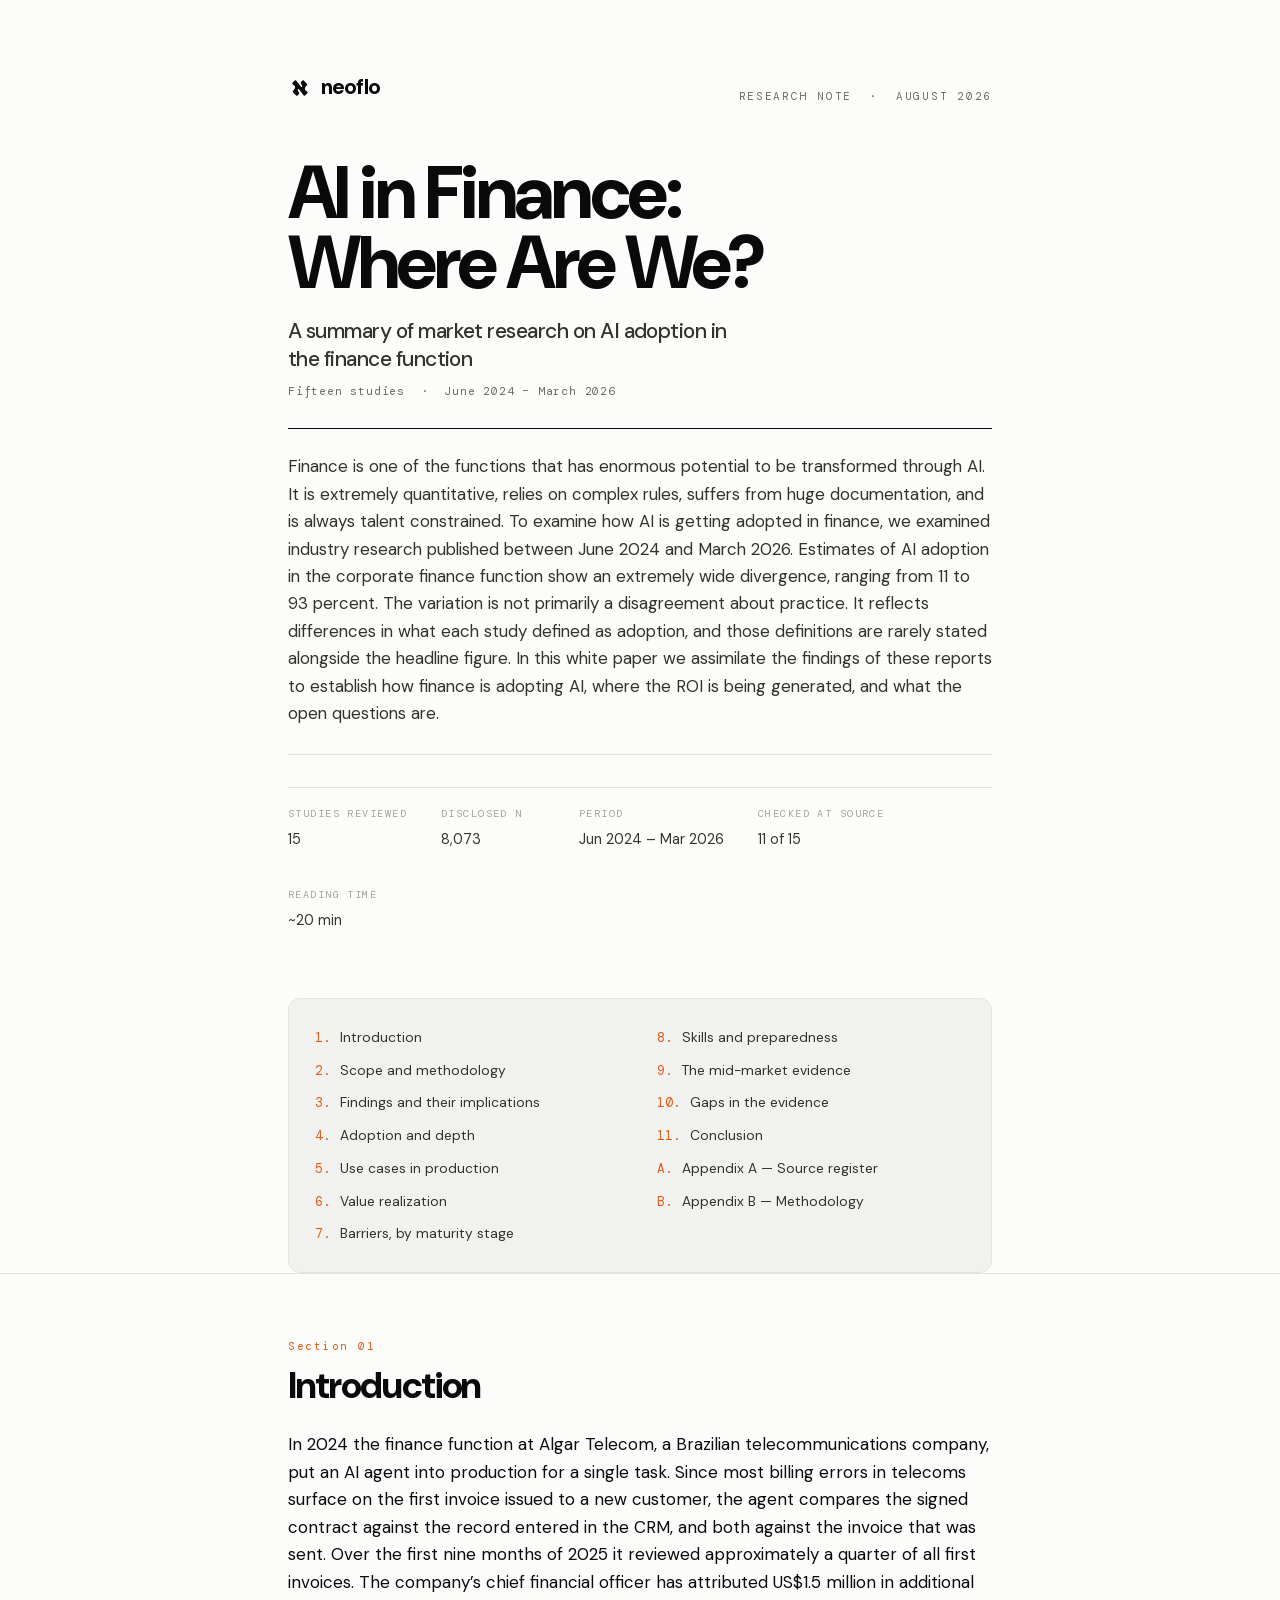
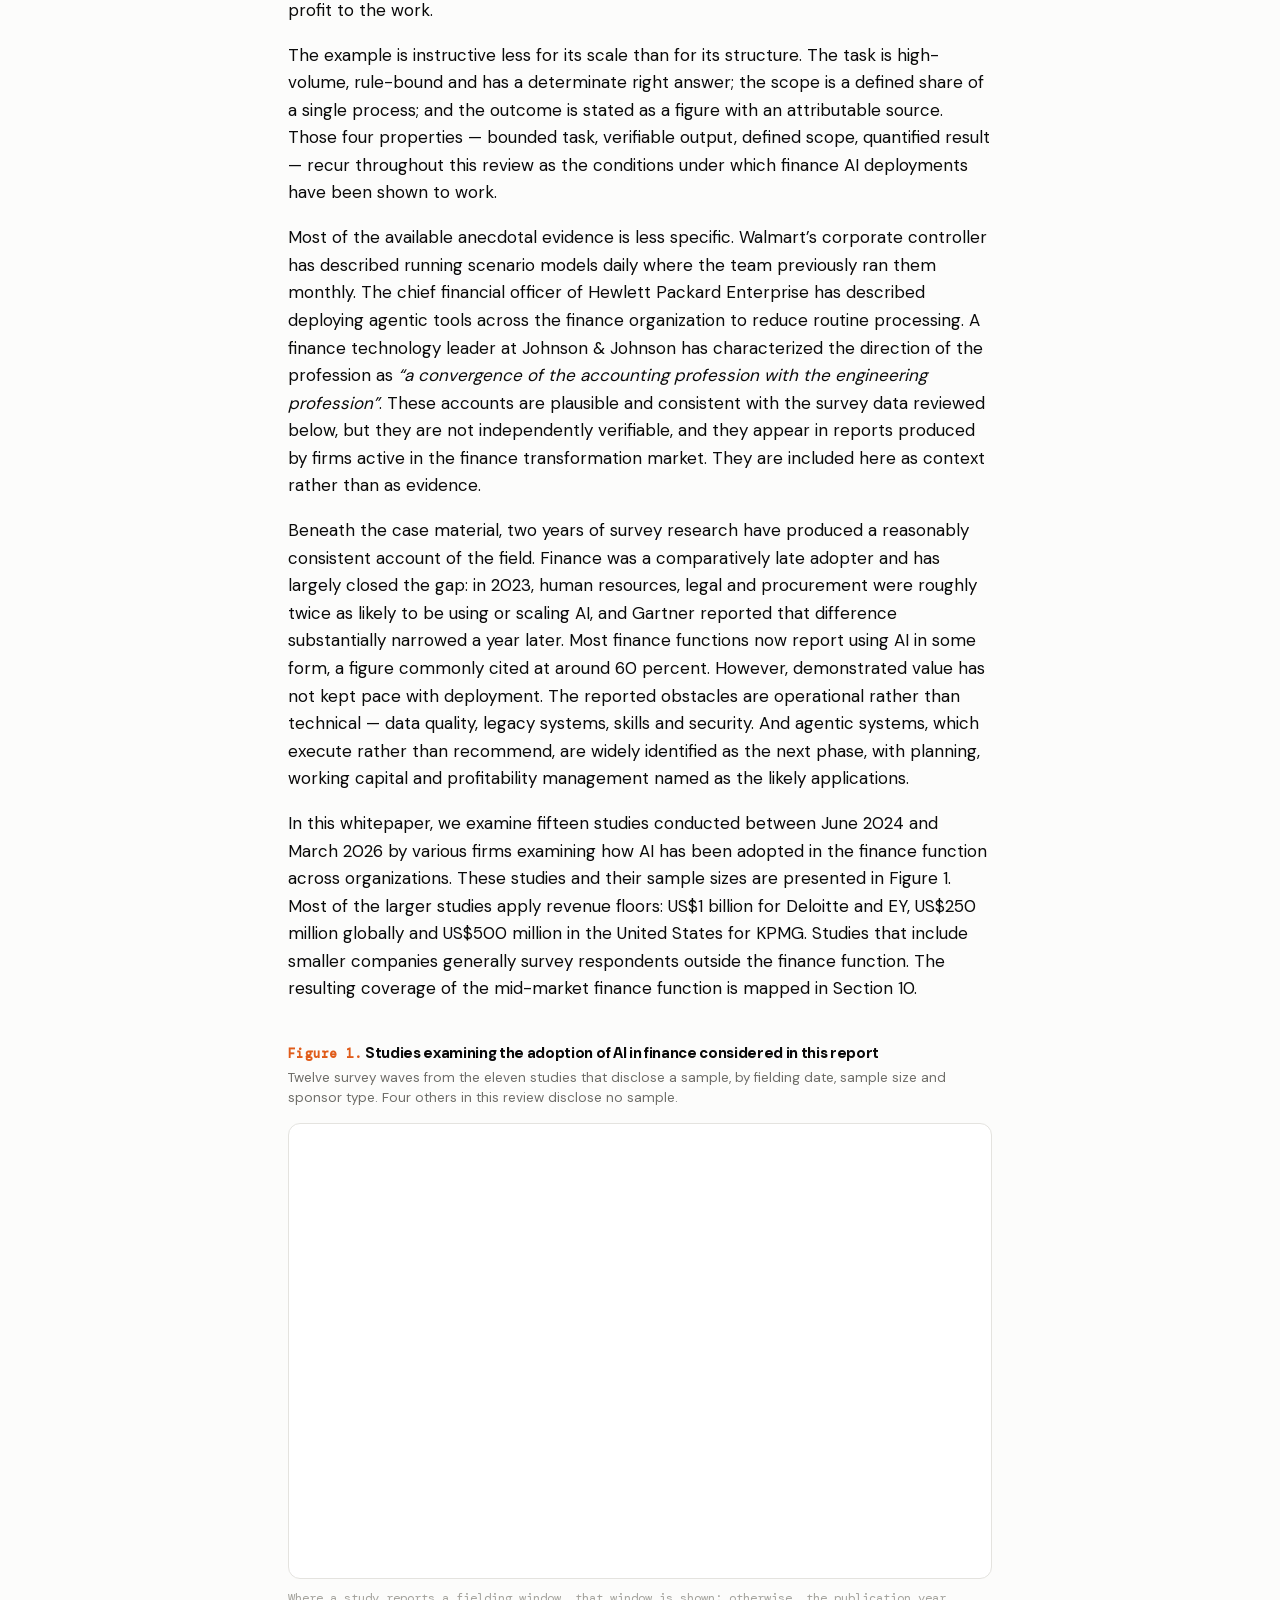
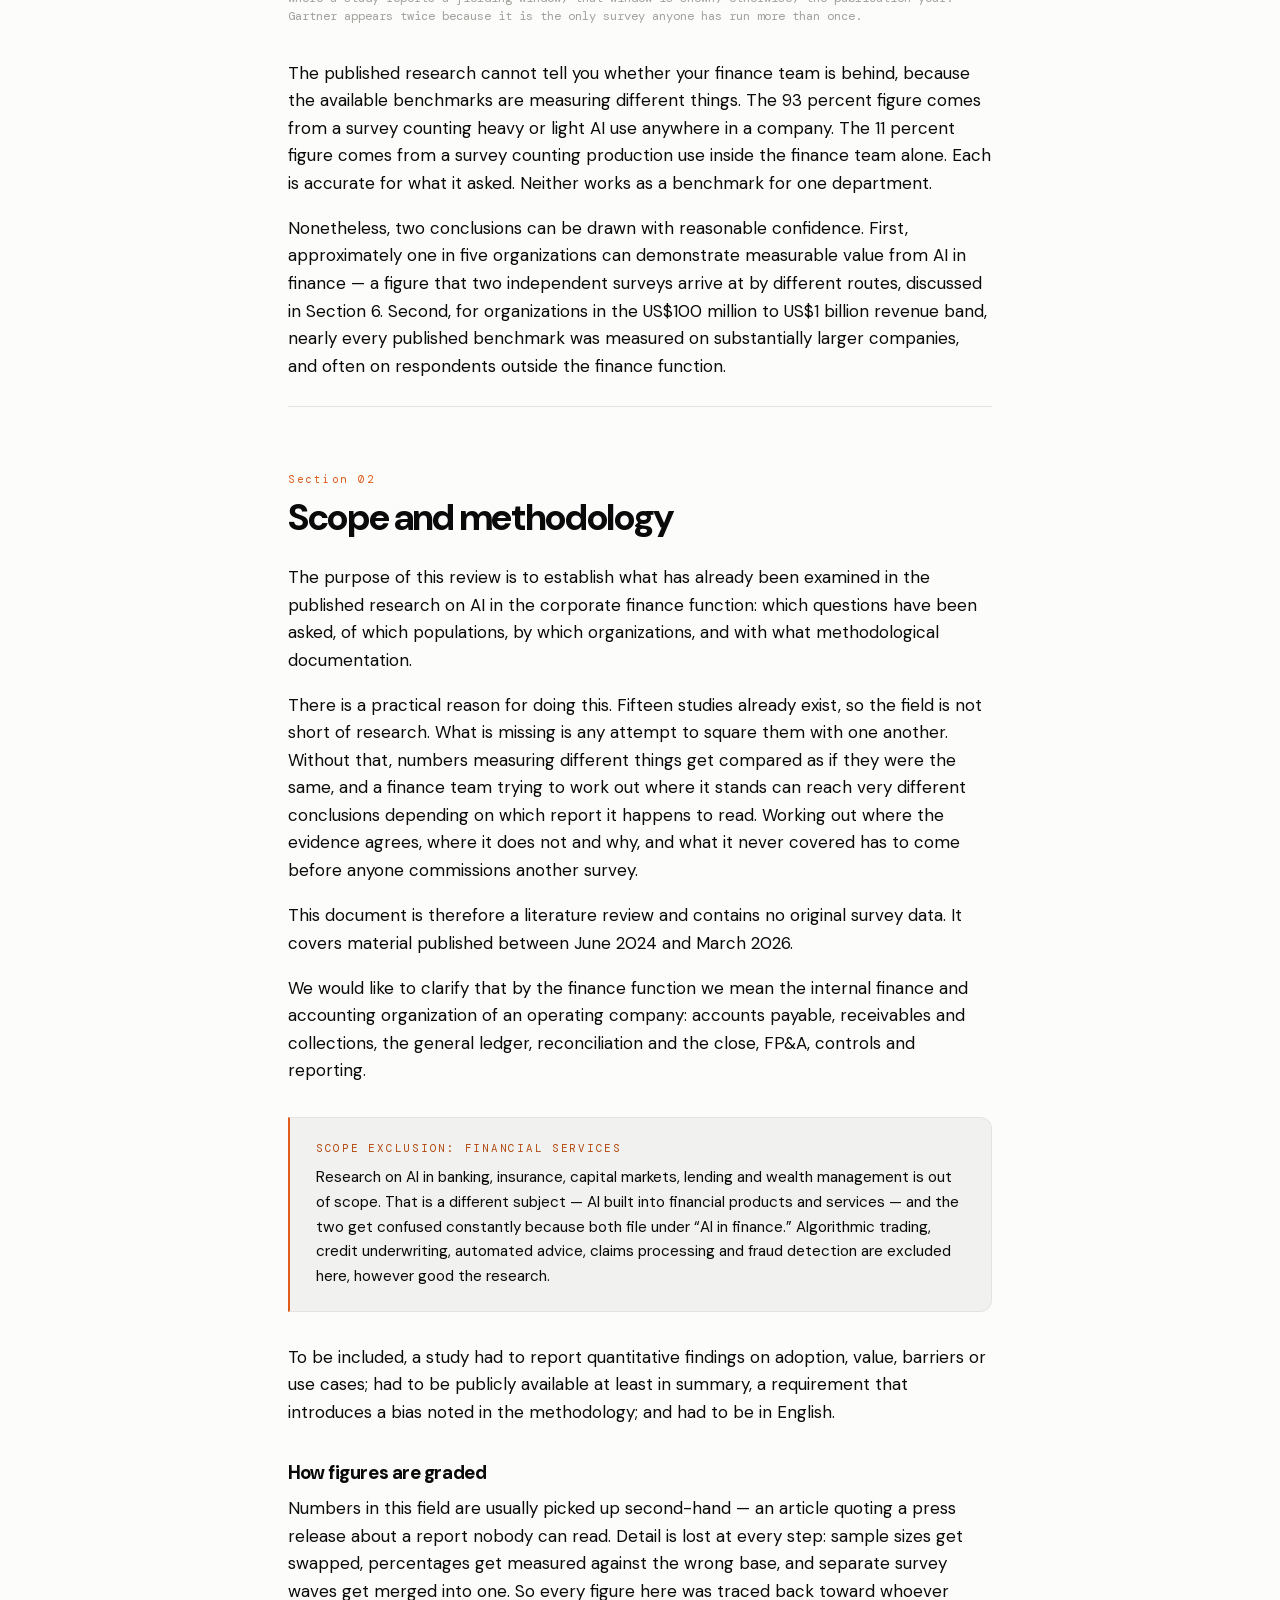
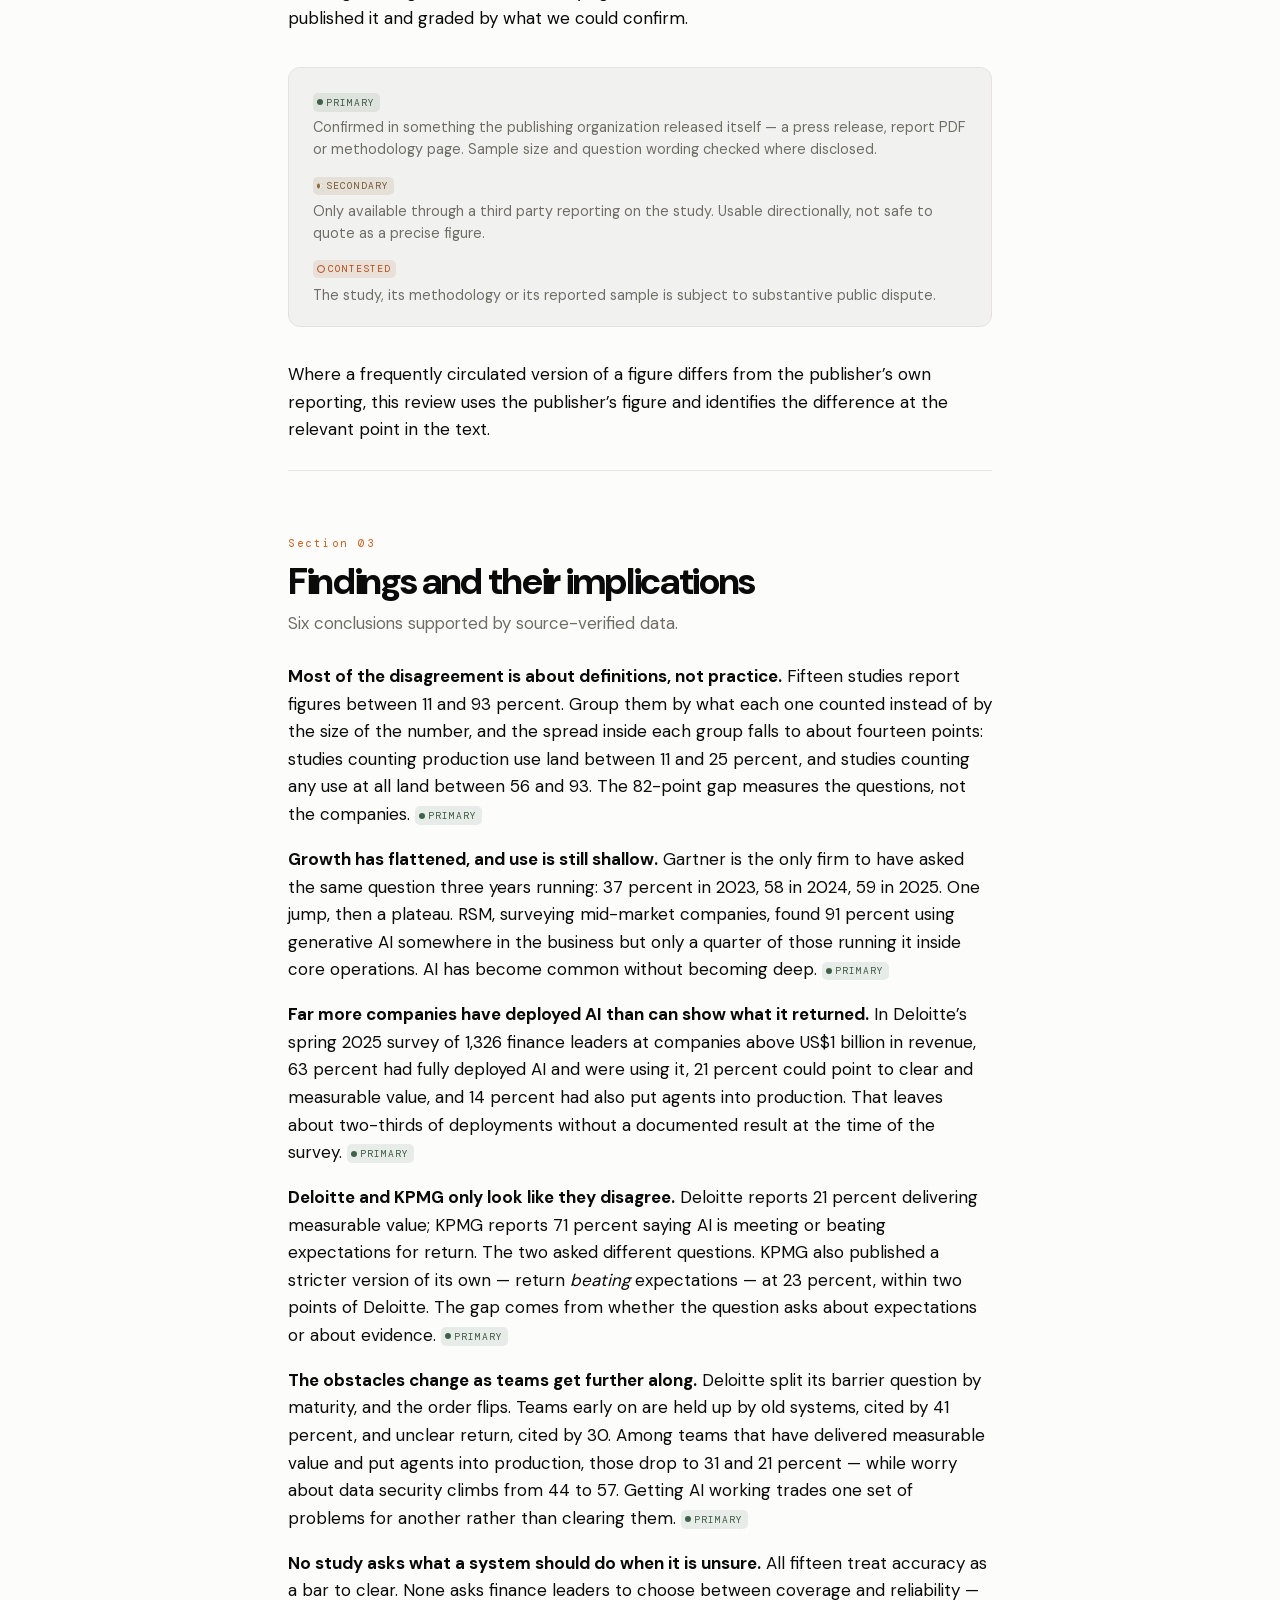
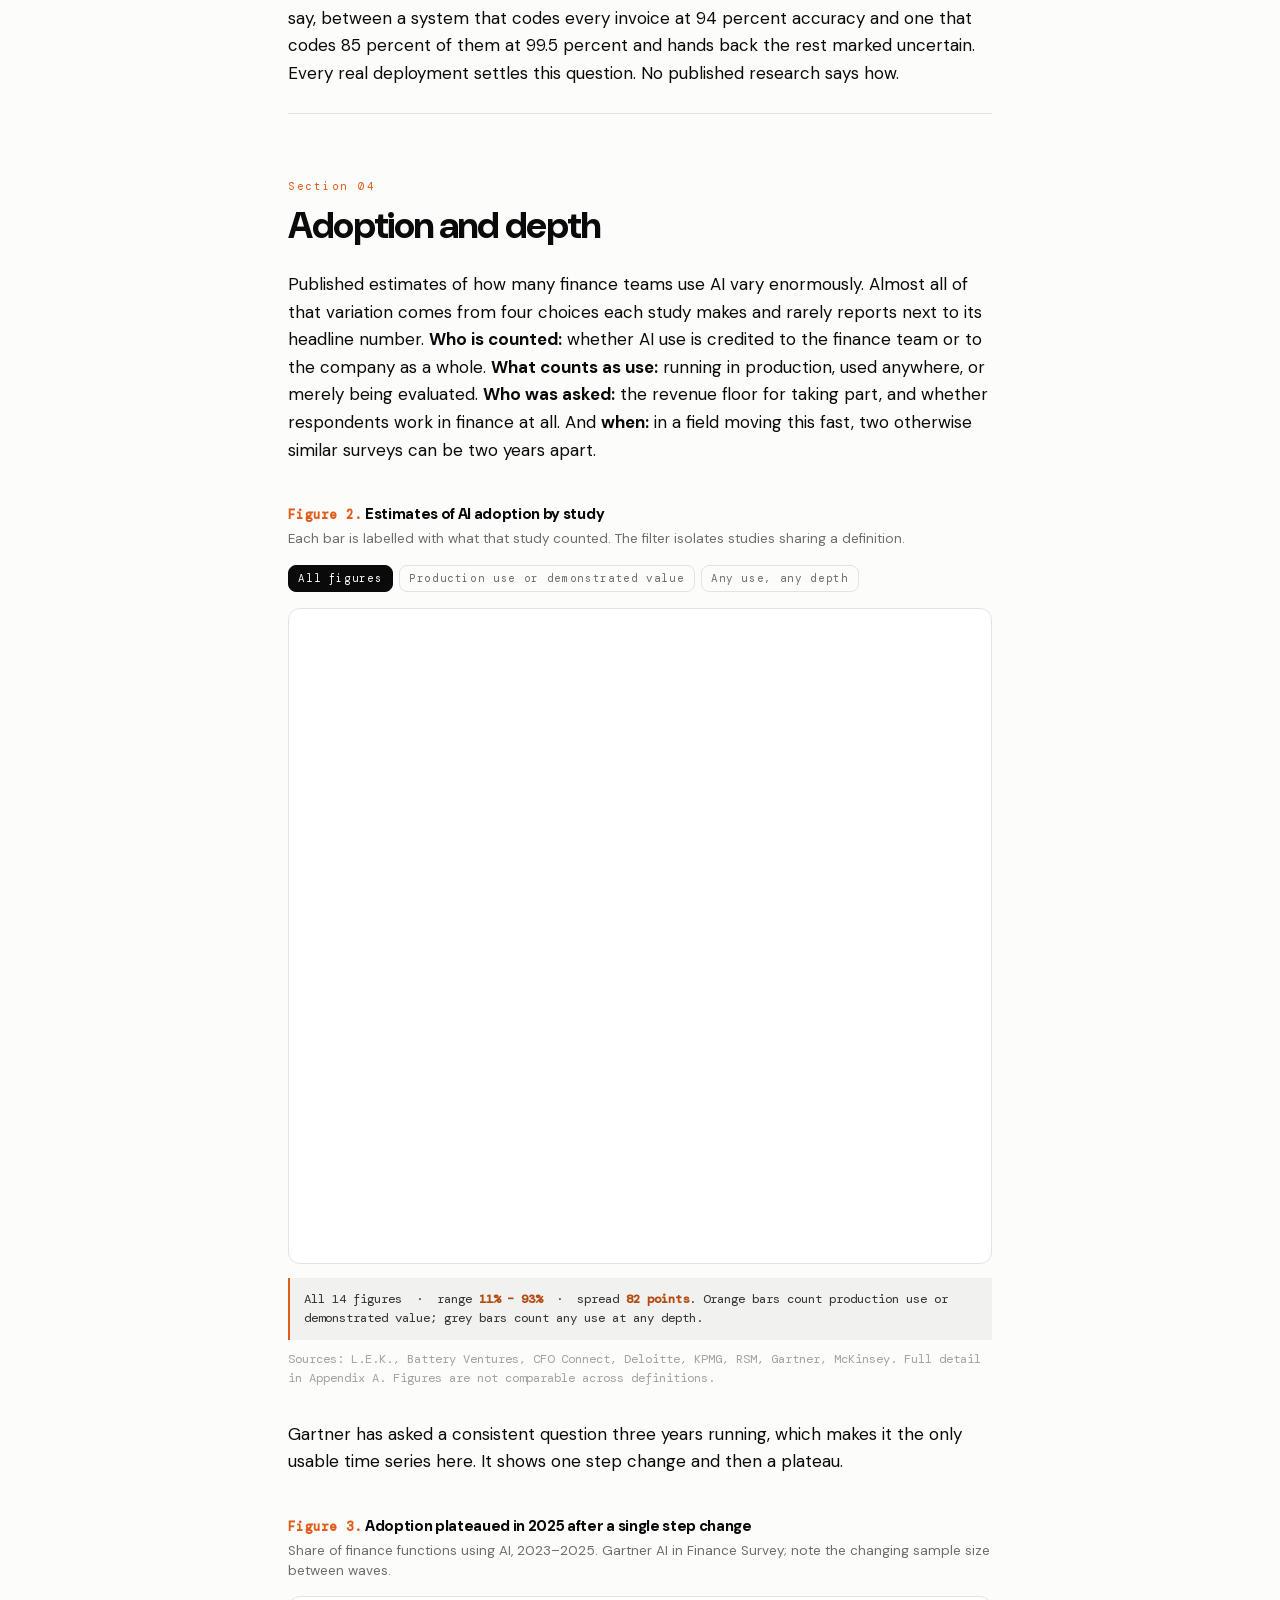
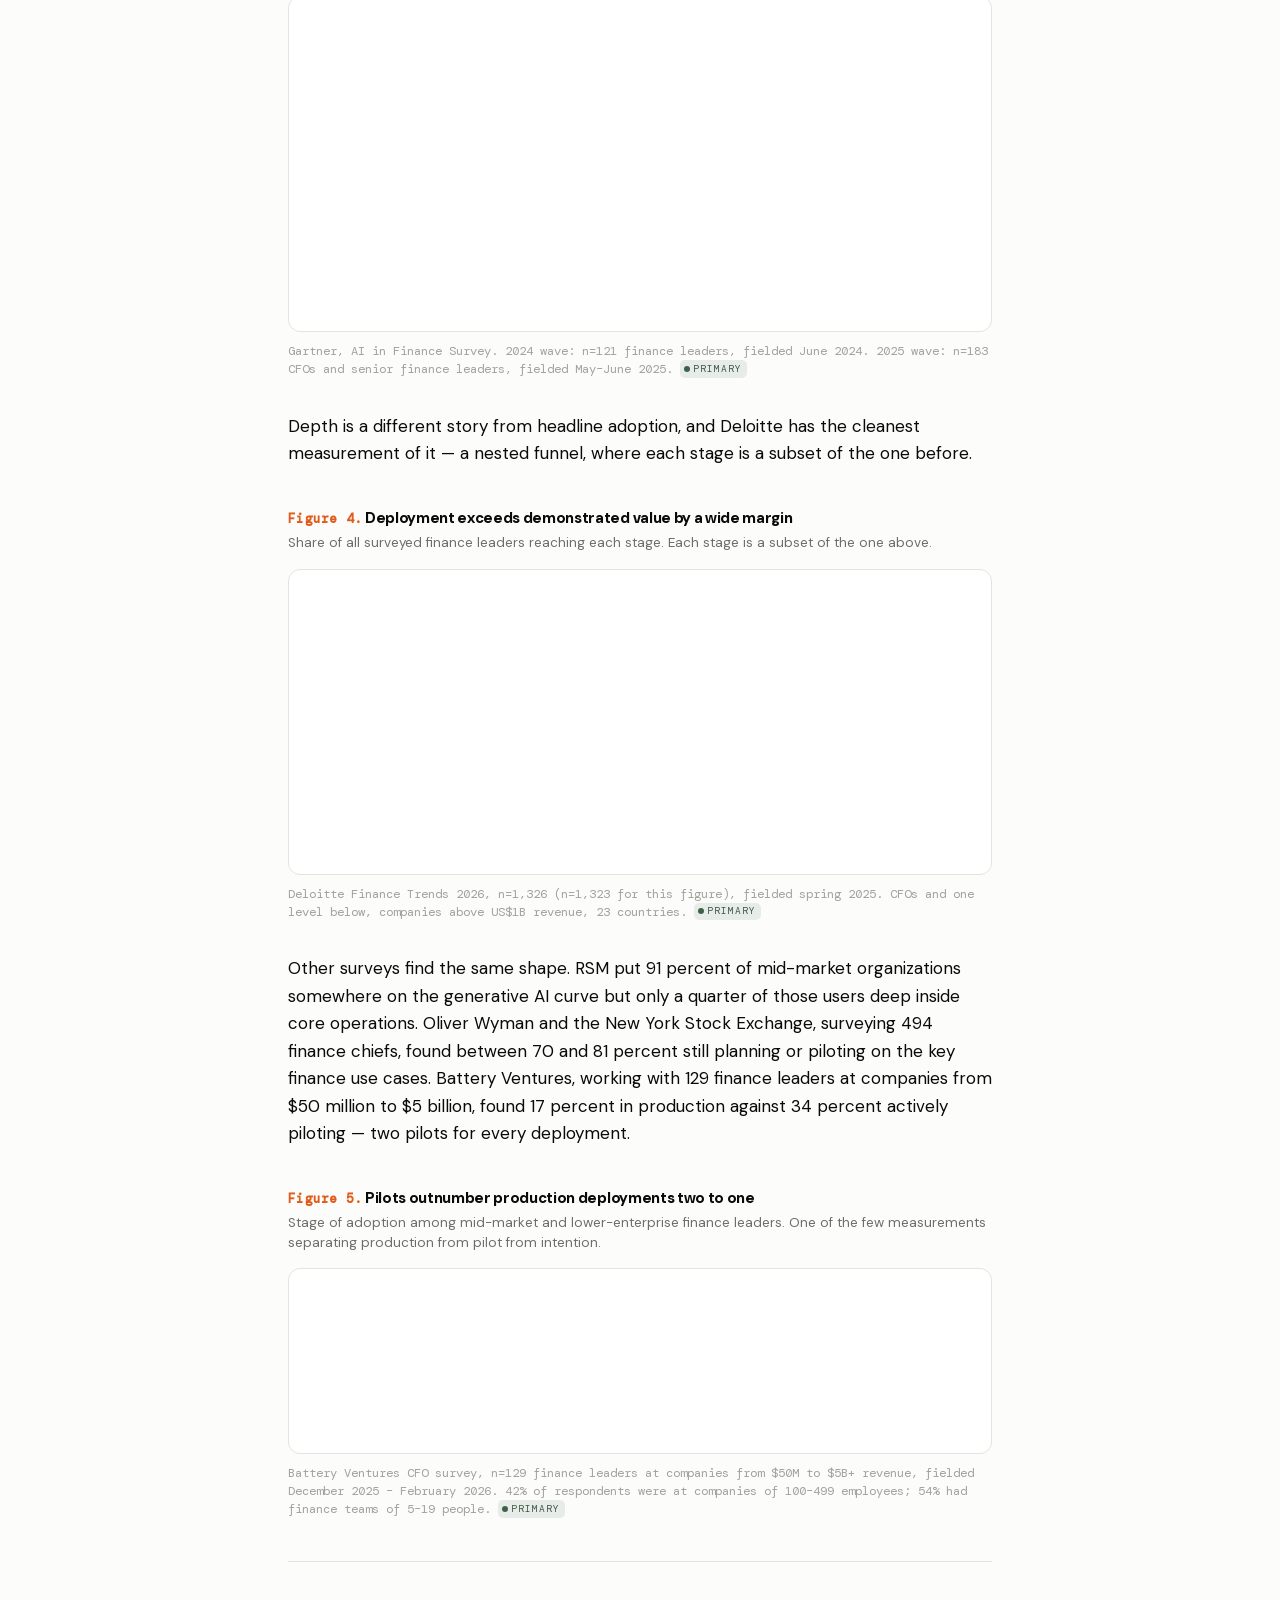
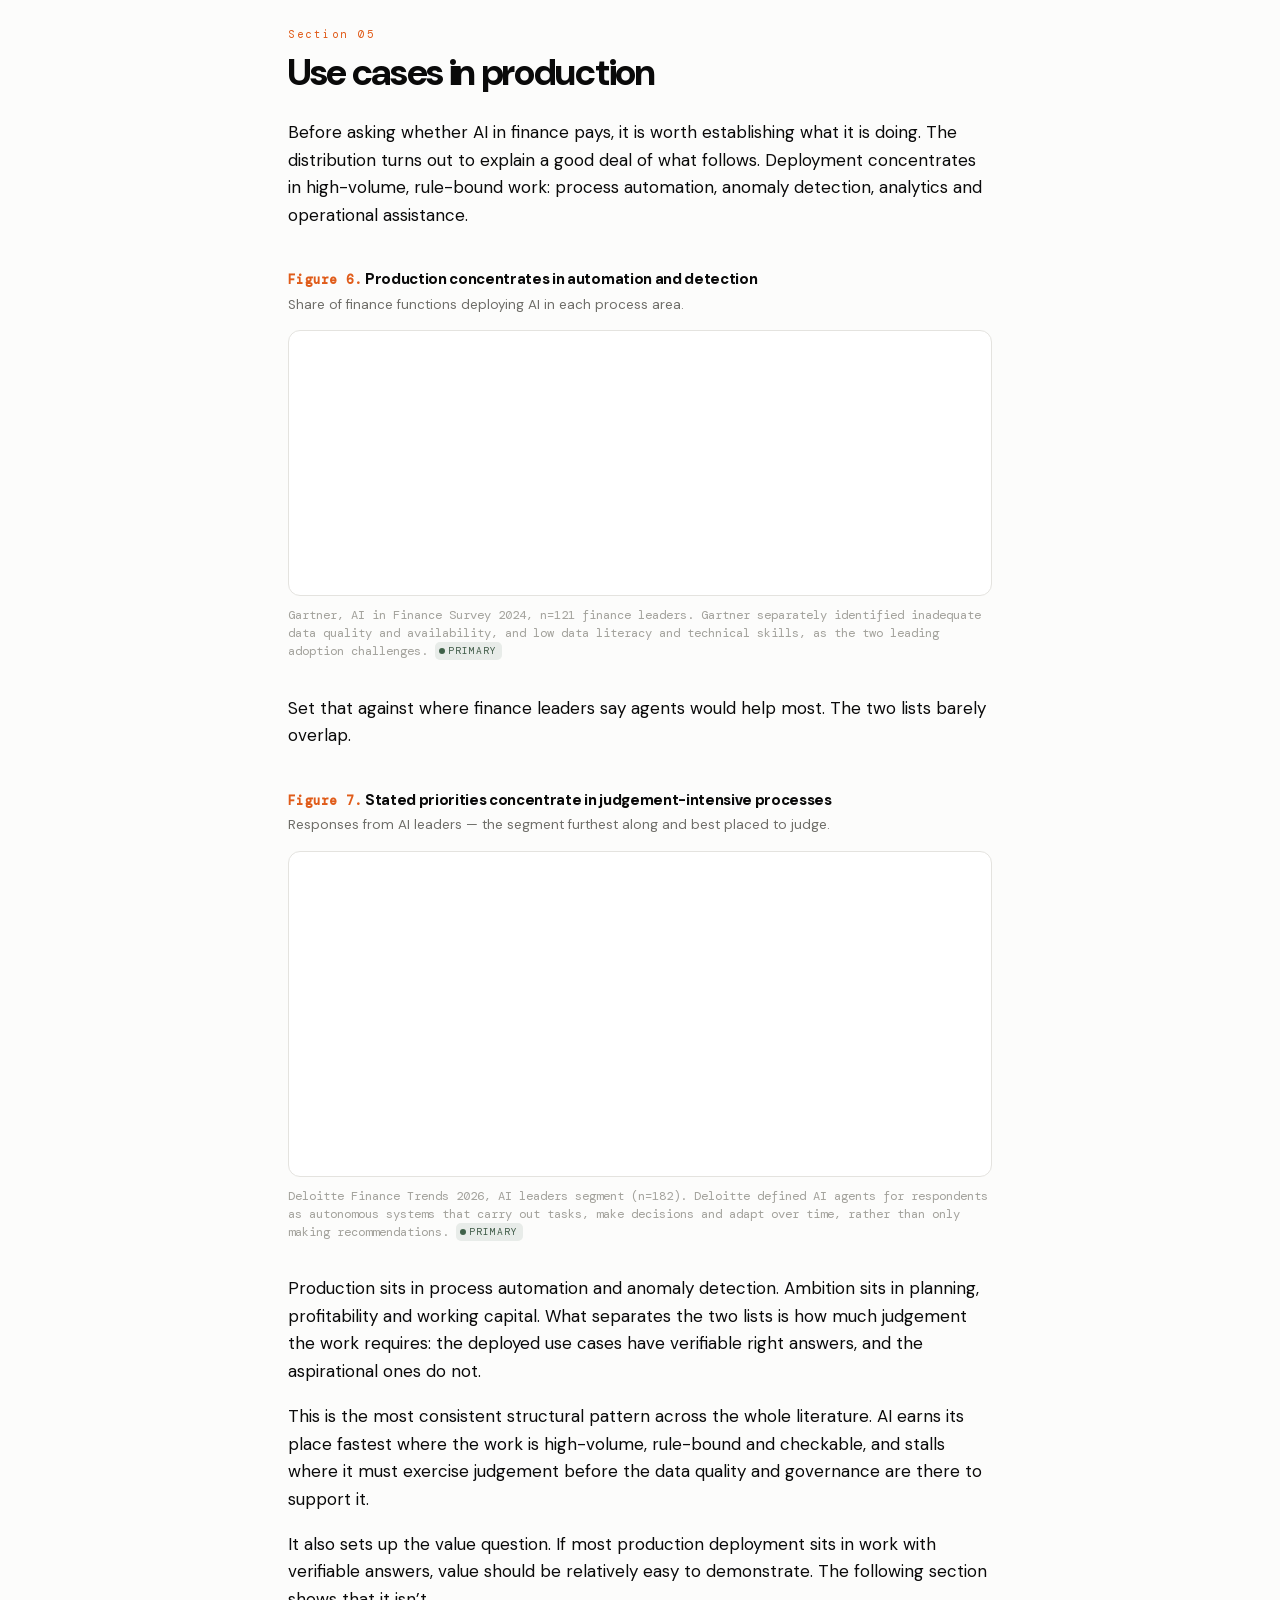
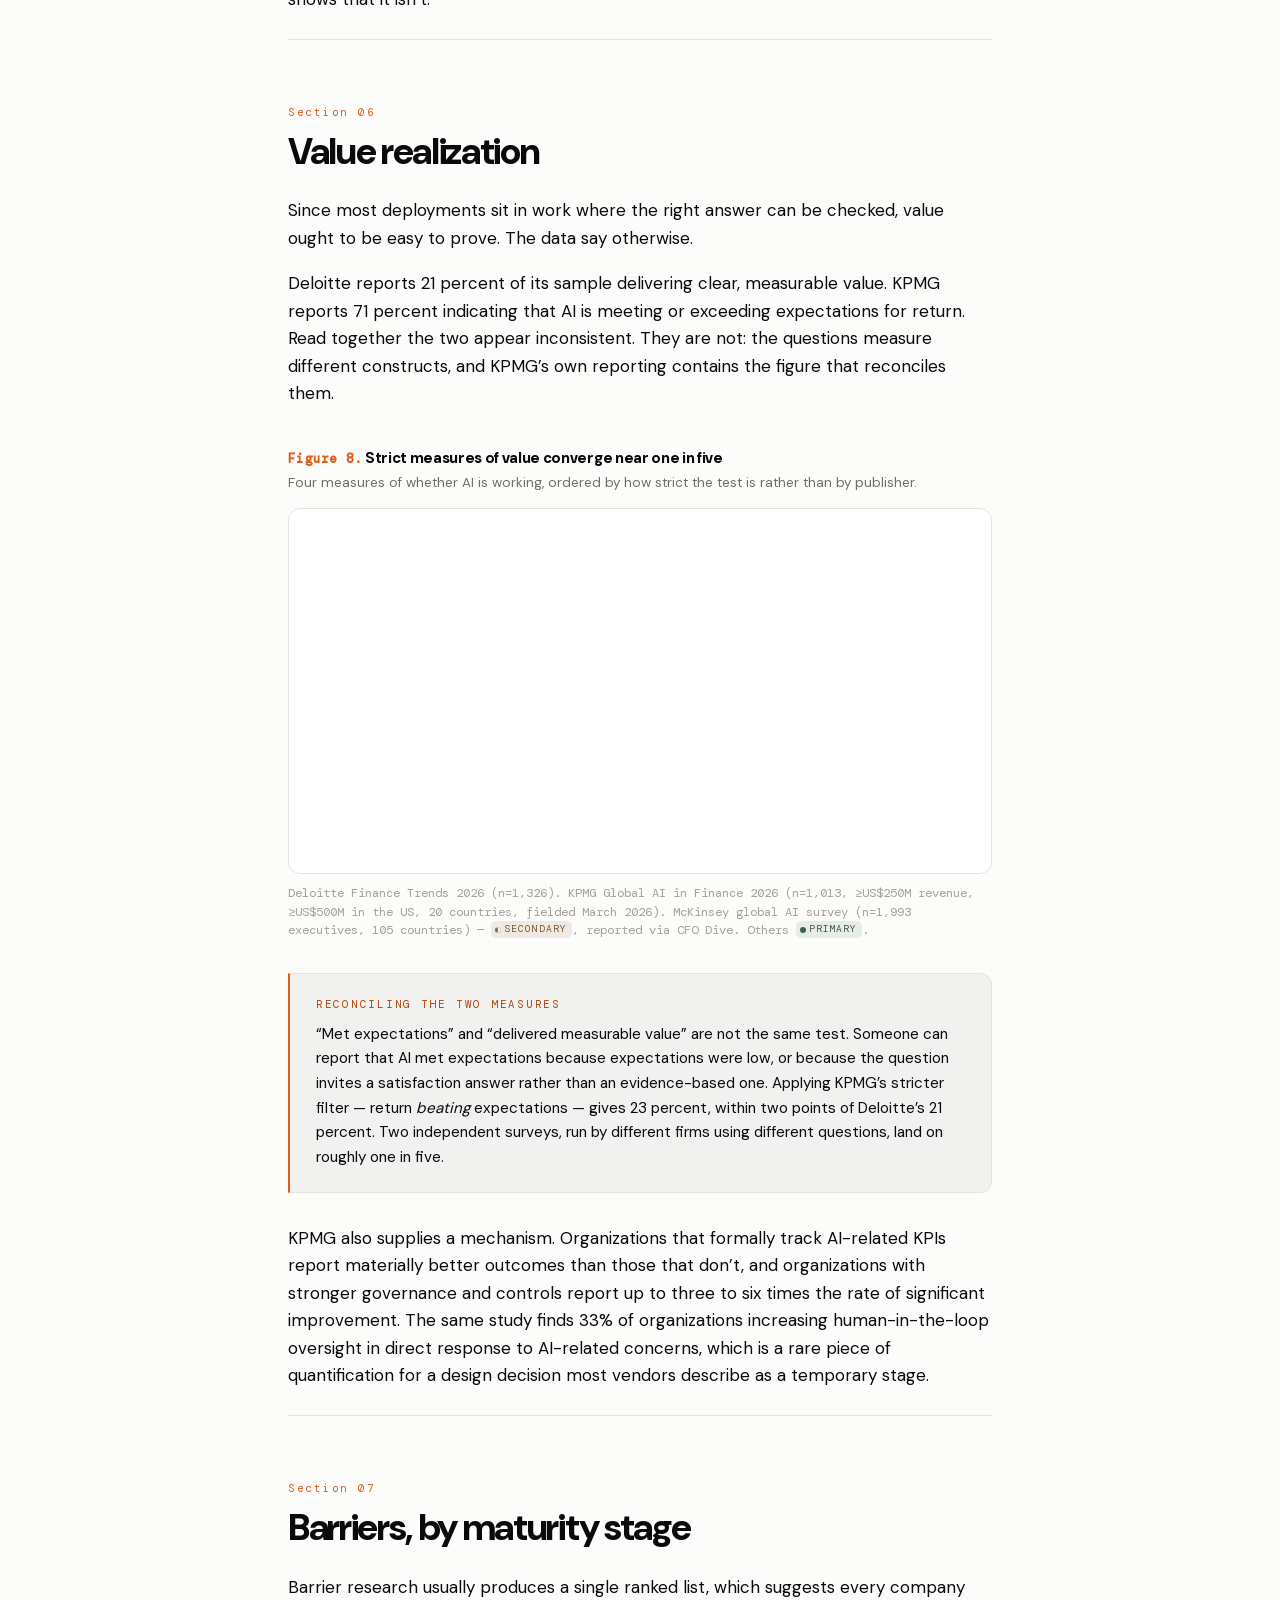
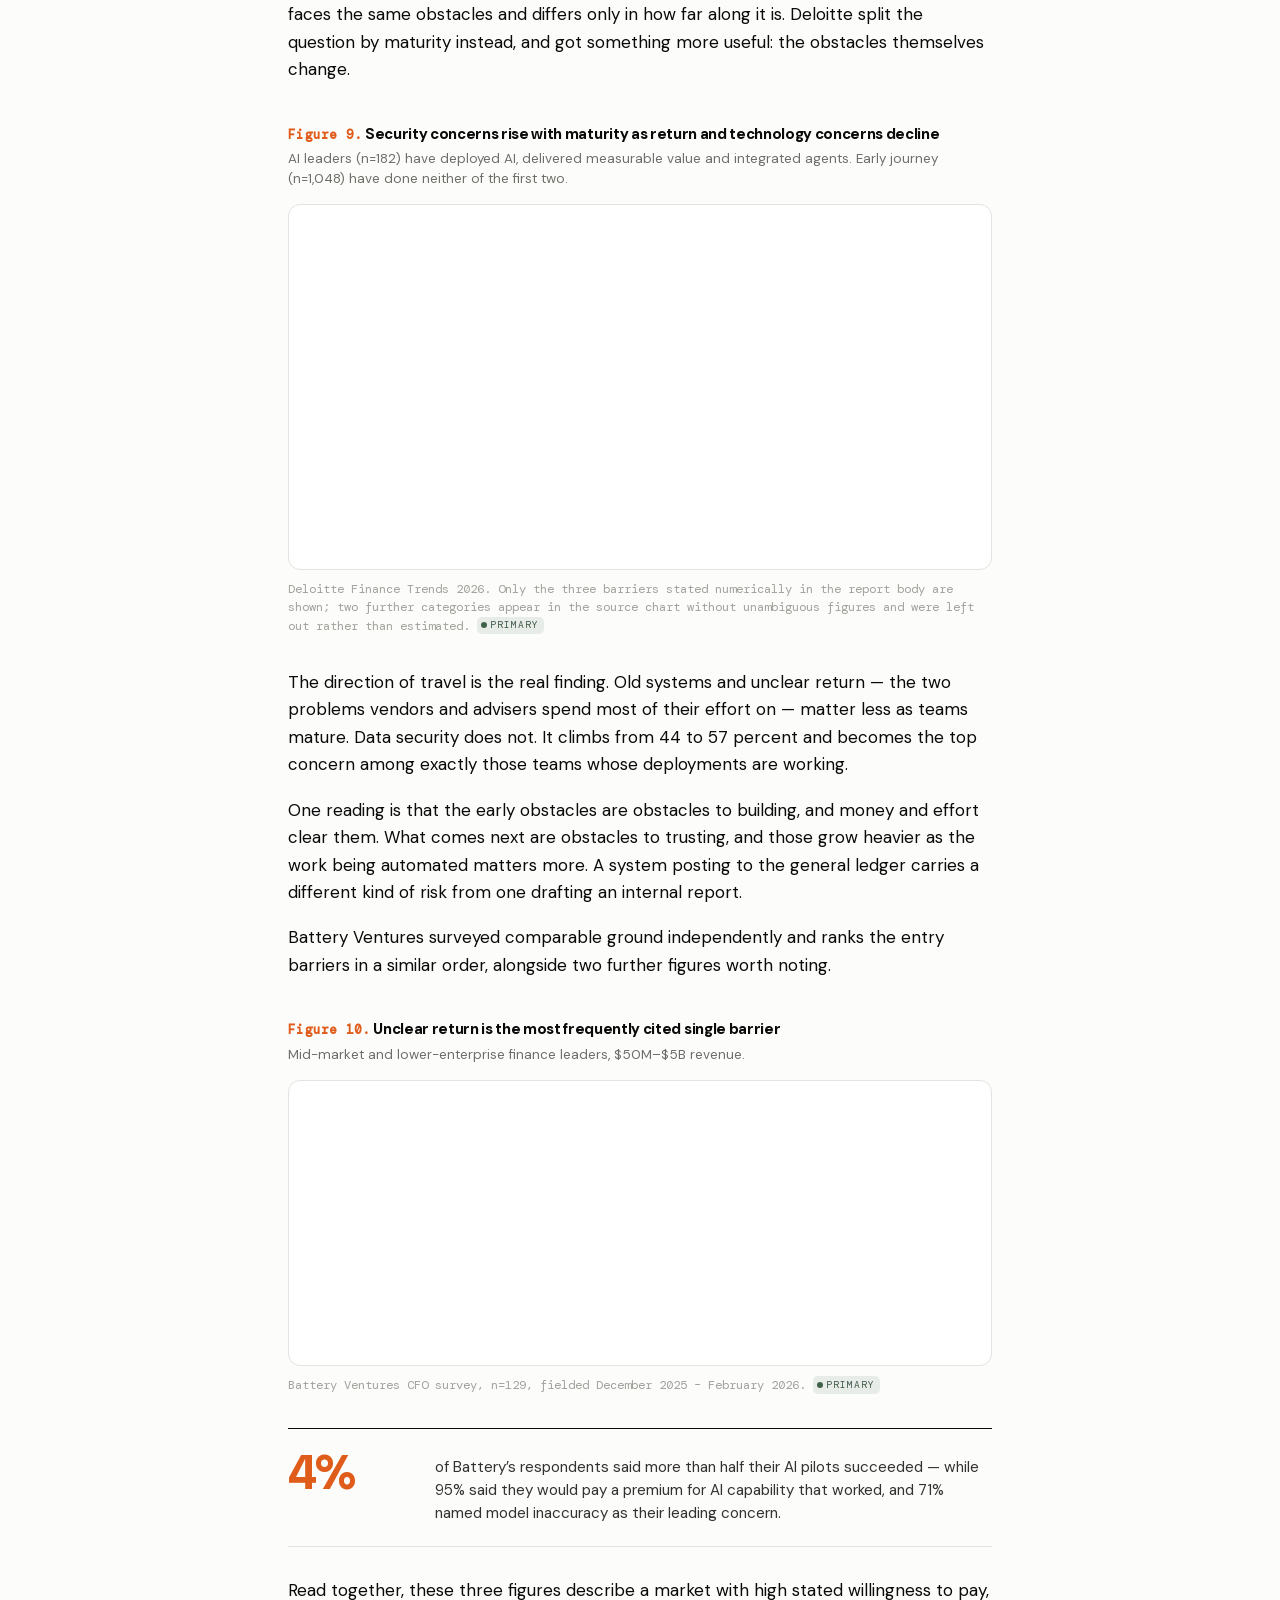
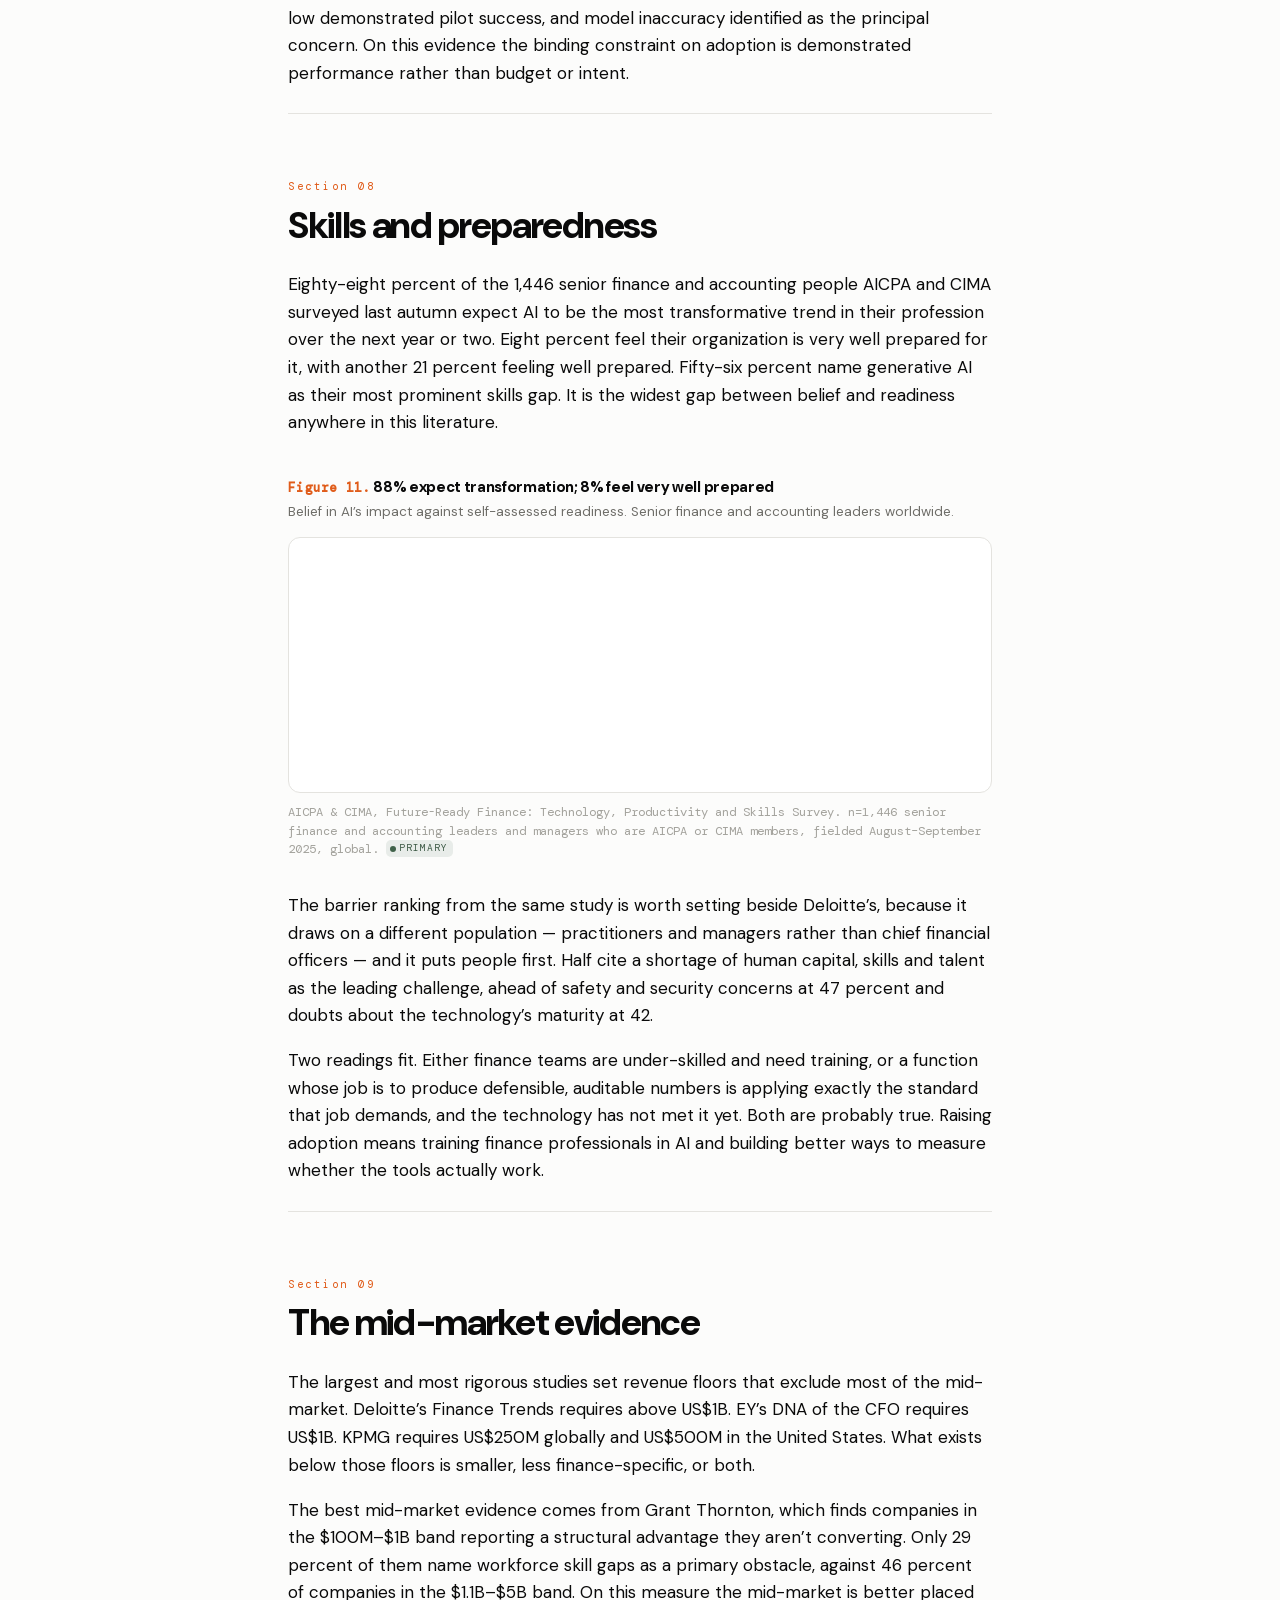
<file: ai-in-finance-c0da9b79d0f0.html>
<!DOCTYPE html>
<html lang="en">
<head>
<meta charset="utf-8">
<meta name="viewport" content="width=device-width, initial-scale=1">
<meta name="robots" content="noindex, nofollow">
<title>AI in Finance — Where Are We? | Neoflo Research Note</title>
<meta name="description" content="A summary of market research on AI adoption in the finance function. Fifteen studies, June 2024 - March 2026.">
<meta name="author" content="Neoflo">
<style>
@font-face{font-family:'DM Sans';font-style:normal;font-weight:400;font-display:swap;src:url([data-uri]) format('woff2');}
@font-face{font-family:'DM Sans';font-style:normal;font-weight:500;font-display:swap;src:url([data-uri]) format('woff2');}
@font-face{font-family:'DM Sans';font-style:normal;font-weight:700;font-display:swap;src:url([data-uri]) format('woff2');}
@font-face{font-family:'DM Sans';font-style:normal;font-weight:800;font-display:swap;src:url([data-uri]) format('woff2');}
@font-face{font-family:'DM Mono';font-style:normal;font-weight:400;font-display:swap;src:url([data-uri]) format('woff2');}
@font-face{font-family:'DM Mono';font-style:normal;font-weight:500;font-display:swap;src:url([data-uri]) format('woff2');}
</style>
<script>/*! Chart.js v4.4.1 | MIT | chartjs.org */
!function(t,e){"object"==typeof exports&&"undefined"!=typeof module?module.exports=e():"function"==typeof define&&define.amd?define(e):(t="undefined"!=typeof globalThis?globalThis:t||self).Chart=e()}(this,function(){"use strict";var t=Object.freeze({__proto__:null,get Colors(){return Eo},get Decimation(){return zo},get Filler(){return Qo},get Legend(){return sa},get SubTitle(){return ra},get Title(){return oa},get Tooltip(){return Ma}});function e(){}const i=(()=>{let t=0;return()=>t++})();function s(t){return null==t}function n(t){if(Array.isArray&&Array.isArray(t))return!0;const e=Object.prototype.toString.call(t);return"[object"===e.slice(0,7)&&"Array]"===e.slice(-6)}function o(t){return null!==t&&"[object Object]"===Object.prototype.toString.call(t)}function a(t){return("number"==typeof t||t instanceof Number)&&isFinite(+t)}function r(t,e){return a(t)?t:e}function l(t,e){return void 0===t?e:t}const h=(t,e)=>"string"==typeof t&&t.endsWith("%")?parseFloat(t)/100:+t/e,c=(t,e)=>"string"==typeof t&&t.endsWith("%")?parseFloat(t)/100*e:+t;function d(t,e,i){if(t&&"function"==typeof t.call)return t.apply(i,e)}function u(t,e,i,s){let a,r,l;if(n(t))if(r=t.length,s)for(a=r-1;a>=0;a--)e.call(i,t[a],a);else for(a=0;a<r;a++)e.call(i,t[a],a);else if(o(t))for(l=Object.keys(t),r=l.length,a=0;a<r;a++)e.call(i,t[l[a]],l[a])}function f(t,e){let i,s,n,o;if(!t||!e||t.length!==e.length)return!1;for(i=0,s=t.length;i<s;++i)if(n=t[i],o=e[i],n.datasetIndex!==o.datasetIndex||n.index!==o.index)return!1;return!0}function g(t){if(n(t))return t.map(g);if(o(t)){const e=Object.create(null),i=Object.keys(t),s=i.length;let n=0;for(;n<s;++n)e[i[n]]=g(t[i[n]]);return e}return t}function p(t){return-1===["__proto__","prototype","constructor"].indexOf(t)}function m(t,e,i,s){if(!p(t))return;const n=e[t],a=i[t];o(n)&&o(a)?b(n,a,s):e[t]=g(a)}function b(t,e,i){const s=n(e)?e:[e],a=s.length;if(!o(t))return t;const r=(i=i||{}).merger||m;let l;for(let e=0;e<a;++e){if(l=s[e],!o(l))continue;const n=Object.keys(l);for(let e=0,s=n.length;e<s;++e)r(n[e],t,l,i)}return t}function x(t,e){return b(t,e,{merger:_})}function _(t,e,i){if(!p(t))return;const s=e[t],n=i[t];o(s)&&o(n)?x(s,n):Object.prototype.hasOwnProperty.call(e,t)||(e[t]=g(n))}const y={"":t=>t,x:t=>t.x,y:t=>t.y};function v(t){const e=t.split("."),i=[];let s="";for(const t of e)s+=t,s.endsWith("\\")?s=s.slice(0,-1)+".":(i.push(s),s="");return i}function M(t,e){const i=y[e]||(y[e]=function(t){const e=v(t);return t=>{for(const i of e){if(""===i)break;t=t&&t[i]}return t}}(e));return i(t)}function w(t){return t.charAt(0).toUpperCase()+t.slice(1)}const k=t=>void 0!==t,S=t=>"function"==typeof t,P=(t,e)=>{if(t.size!==e.size)return!1;for(const i of t)if(!e.has(i))return!1;return!0};function D(t){return"mouseup"===t.type||"click"===t.type||"contextmenu"===t.type}const C=Math.PI,O=2*C,A=O+C,T=Number.POSITIVE_INFINITY,L=C/180,E=C/2,R=C/4,I=2*C/3,z=Math.log10,F=Math.sign;function V(t,e,i){return Math.abs(t-e)<i}function B(t){const e=Math.round(t);t=V(t,e,t/1e3)?e:t;const i=Math.pow(10,Math.floor(z(t))),s=t/i;return(s<=1?1:s<=2?2:s<=5?5:10)*i}function W(t){const e=[],i=Math.sqrt(t);let s;for(s=1;s<i;s++)t%s==0&&(e.push(s),e.push(t/s));return i===(0|i)&&e.push(i),e.sort((t,e)=>t-e).pop(),e}function N(t){return!isNaN(parseFloat(t))&&isFinite(t)}function H(t,e){const i=Math.round(t);return i-e<=t&&i+e>=t}function j(t,e,i){let s,n,o;for(s=0,n=t.length;s<n;s++)o=t[s][i],isNaN(o)||(e.min=Math.min(e.min,o),e.max=Math.max(e.max,o))}function $(t){return t*(C/180)}function Y(t){return t*(180/C)}function U(t){if(!a(t))return;let e=1,i=0;for(;Math.round(t*e)/e!==t;)e*=10,i++;return i}function X(t,e){const i=e.x-t.x,s=e.y-t.y,n=Math.sqrt(i*i+s*s);let o=Math.atan2(s,i);return o<-.5*C&&(o+=O),{angle:o,distance:n}}function q(t,e){return Math.sqrt(Math.pow(e.x-t.x,2)+Math.pow(e.y-t.y,2))}function K(t,e){return(t-e+A)%O-C}function G(t){return(t%O+O)%O}function Z(t,e,i,s){const n=G(t),o=G(e),a=G(i),r=G(o-n),l=G(a-n),h=G(n-o),c=G(n-a);return n===o||n===a||s&&o===a||r>l&&h<c}function J(t,e,i){return Math.max(e,Math.min(i,t))}function Q(t){return J(t,-32768,32767)}function tt(t,e,i,s=1e-6){return t>=Math.min(e,i)-s&&t<=Math.max(e,i)+s}function et(t,e,i){i=i||(i=>t[i]<e);let s,n=t.length-1,o=0;for(;n-o>1;)s=o+n>>1,i(s)?o=s:n=s;return{lo:o,hi:n}}const it=(t,e,i,s)=>et(t,i,s?s=>{const n=t[s][e];return n<i||n===i&&t[s+1][e]===i}:s=>t[s][e]<i),st=(t,e,i)=>et(t,i,s=>t[s][e]>=i);function nt(t,e,i){let s=0,n=t.length;for(;s<n&&t[s]<e;)s++;for(;n>s&&t[n-1]>i;)n--;return s>0||n<t.length?t.slice(s,n):t}const ot=["push","pop","shift","splice","unshift"];function at(t,e){t._chartjs?t._chartjs.listeners.push(e):(Object.defineProperty(t,"_chartjs",{configurable:!0,enumerable:!1,value:{listeners:[e]}}),ot.forEach(e=>{const i="_onData"+w(e),s=t[e];Object.defineProperty(t,e,{configurable:!0,enumerable:!1,value(...e){const n=s.apply(this,e);return t._chartjs.listeners.forEach(t=>{"function"==typeof t[i]&&t[i](...e)}),n}})}))}function rt(t,e){const i=t._chartjs;if(!i)return;const s=i.listeners,n=s.indexOf(e);-1!==n&&s.splice(n,1),s.length>0||(ot.forEach(e=>{delete t[e]}),delete t._chartjs)}function lt(t){const e=new Set(t);return e.size===t.length?t:Array.from(e)}const ht="undefined"==typeof window?function(t){return t()}:window.requestAnimationFrame;function ct(t,e){let i=[],s=!1;return function(...n){i=n,s||(s=!0,ht.call(window,()=>{s=!1,t.apply(e,i)}))}}function dt(t,e){let i;return function(...s){return e?(clearTimeout(i),i=setTimeout(t,e,s)):t.apply(this,s),e}}const ut=t=>"start"===t?"left":"end"===t?"right":"center",ft=(t,e,i)=>"start"===t?e:"end"===t?i:(e+i)/2,gt=(t,e,i,s)=>t===(s?"left":"right")?i:"center"===t?(e+i)/2:e;function pt(t,e,i){const s=e.length;let n=0,o=s;if(t._sorted){const{iScale:a,_parsed:r}=t,l=a.axis,{min:h,max:c,minDefined:d,maxDefined:u}=a.getUserBounds();d&&(n=J(Math.min(it(r,l,h).lo,i?s:it(e,l,a.getPixelForValue(h)).lo),0,s-1)),o=u?J(Math.max(it(r,a.axis,c,!0).hi+1,i?0:it(e,l,a.getPixelForValue(c),!0).hi+1),n,s)-n:s-n}return{start:n,count:o}}function mt(t){const{xScale:e,yScale:i,_scaleRanges:s}=t,n={xmin:e.min,xmax:e.max,ymin:i.min,ymax:i.max};if(!s)return t._scaleRanges=n,!0;const o=s.xmin!==e.min||s.xmax!==e.max||s.ymin!==i.min||s.ymax!==i.max;return Object.assign(s,n),o}var bt=new class{constructor(){this._request=null,this._charts=new Map,this._running=!1,this._lastDate=void 0}_notify(t,e,i,s){const n=e.listeners[s],o=e.duration;n.forEach(s=>s({chart:t,initial:e.initial,numSteps:o,currentStep:Math.min(i-e.start,o)}))}_refresh(){this._request||(this._running=!0,this._request=ht.call(window,()=>{this._update(),this._request=null,this._running&&this._refresh()}))}_update(t=Date.now()){let e=0;this._charts.forEach((i,s)=>{if(!i.running||!i.items.length)return;const n=i.items;let o,a=n.length-1,r=!1;for(;a>=0;--a)o=n[a],o._active?(o._total>i.duration&&(i.duration=o._total),o.tick(t),r=!0):(n[a]=n[n.length-1],n.pop());r&&(s.draw(),this._notify(s,i,t,"progress")),n.length||(i.running=!1,this._notify(s,i,t,"complete"),i.initial=!1),e+=n.length}),this._lastDate=t,0===e&&(this._running=!1)}_getAnims(t){const e=this._charts;let i=e.get(t);return i||(i={running:!1,initial:!0,items:[],listeners:{complete:[],progress:[]}},e.set(t,i)),i}listen(t,e,i){this._getAnims(t).listeners[e].push(i)}add(t,e){e&&e.length&&this._getAnims(t).items.push(...e)}has(t){return this._getAnims(t).items.length>0}start(t){const e=this._charts.get(t);e&&(e.running=!0,e.start=Date.now(),e.duration=e.items.reduce((t,e)=>Math.max(t,e._duration),0),this._refresh())}running(t){if(!this._running)return!1;const e=this._charts.get(t);return!!(e&&e.running&&e.items.length)}stop(t){const e=this._charts.get(t);if(!e||!e.items.length)return;const i=e.items;let s=i.length-1;for(;s>=0;--s)i[s].cancel();e.items=[],this._notify(t,e,Date.now(),"complete")}remove(t){return this._charts.delete(t)}};function xt(t){return t+.5|0}const _t=(t,e,i)=>Math.max(Math.min(t,i),e);function yt(t){return _t(xt(2.55*t),0,255)}function vt(t){return _t(xt(255*t),0,255)}function Mt(t){return _t(xt(t/2.55)/100,0,1)}function wt(t){return _t(xt(100*t),0,100)}const kt={0:0,1:1,2:2,3:3,4:4,5:5,6:6,7:7,8:8,9:9,A:10,B:11,C:12,D:13,E:14,F:15,a:10,b:11,c:12,d:13,e:14,f:15},St=[..."0123456789ABCDEF"],Pt=t=>St[15&t],Dt=t=>St[(240&t)>>4]+St[15&t],Ct=t=>(240&t)>>4==(15&t);const Ot=/^(hsla?|hwb|hsv)\(\s*([-+.e\d]+)(?:deg)?[\s,]+([-+.e\d]+)%[\s,]+([-+.e\d]+)%(?:[\s,]+([-+.e\d]+)(%)?)?\s*\)$/;function At(t,e,i){const s=e*Math.min(i,1-i),n=(e,n=(e+t/30)%12)=>i-s*Math.max(Math.min(n-3,9-n,1),-1);return[n(0),n(8),n(4)]}function Tt(t,e,i){const s=(s,n=(s+t/60)%6)=>i-i*e*Math.max(Math.min(n,4-n,1),0);return[s(5),s(3),s(1)]}function Lt(t,e,i){const s=At(t,1,.5);let n;for(e+i>1&&(n=1/(e+i),e*=n,i*=n),n=0;n<3;n++)s[n]*=1-e-i,s[n]+=e;return s}function Et(t){const e=t.r/255,i=t.g/255,s=t.b/255,n=Math.max(e,i,s),o=Math.min(e,i,s),a=(n+o)/2;let r,l,h;return n!==o&&(h=n-o,l=a>.5?h/(2-n-o):h/(n+o),r=function(t,e,i,s,n){return t===n?(e-i)/s+(e<i?6:0):e===n?(i-t)/s+2:(t-e)/s+4}(e,i,s,h,n),r=60*r+.5),[0|r,l||0,a]}function Rt(t,e,i,s){return(Array.isArray(e)?t(e[0],e[1],e[2]):t(e,i,s)).map(vt)}function It(t,e,i){return Rt(At,t,e,i)}function zt(t){return(t%360+360)%360}const Ft={x:"dark",Z:"light",Y:"re",X:"blu",W:"gr",V:"medium",U:"slate",A:"ee",T:"ol",S:"or",B:"ra",C:"lateg",D:"ights",R:"in",Q:"turquois",E:"hi",P:"ro",O:"al",N:"le",M:"de",L:"yello",F:"en",K:"ch",G:"arks",H:"ea",I:"ightg",J:"wh"},Vt={OiceXe:"f0f8ff",antiquewEte:"faebd7",aqua:"ffff",aquamarRe:"7fffd4",azuY:"f0ffff",beige:"f5f5dc",bisque:"ffe4c4",black:"0",blanKedOmond:"ffebcd",Xe:"ff",XeviTet:"8a2be2",bPwn:"a52a2a",burlywood:"deb887",caMtXe:"5f9ea0",KartYuse:"7fff00",KocTate:"d2691e",cSO:"ff7f50",cSnflowerXe:"6495ed",cSnsilk:"fff8dc",crimson:"dc143c",cyan:"ffff",xXe:"8b",xcyan:"8b8b",xgTMnPd:"b8860b",xWay:"a9a9a9",xgYF:"6400",xgYy:"a9a9a9",xkhaki:"bdb76b",xmagFta:"8b008b",xTivegYF:"556b2f",xSange:"ff8c00",xScEd:"9932cc",xYd:"8b0000",xsOmon:"e9967a",xsHgYF:"8fbc8f",xUXe:"483d8b",xUWay:"2f4f4f",xUgYy:"2f4f4f",xQe:"ced1",xviTet:"9400d3",dAppRk:"ff1493",dApskyXe:"bfff",dimWay:"696969",dimgYy:"696969",dodgerXe:"1e90ff",fiYbrick:"b22222",flSOwEte:"fffaf0",foYstWAn:"228b22",fuKsia:"ff00ff",gaRsbSo:"dcdcdc",ghostwEte:"f8f8ff",gTd:"ffd700",gTMnPd:"daa520",Way:"808080",gYF:"8000",gYFLw:"adff2f",gYy:"808080",honeyMw:"f0fff0",hotpRk:"ff69b4",RdianYd:"cd5c5c",Rdigo:"4b0082",ivSy:"fffff0",khaki:"f0e68c",lavFMr:"e6e6fa",lavFMrXsh:"fff0f5",lawngYF:"7cfc00",NmoncEffon:"fffacd",ZXe:"add8e6",ZcSO:"f08080",Zcyan:"e0ffff",ZgTMnPdLw:"fafad2",ZWay:"d3d3d3",ZgYF:"90ee90",ZgYy:"d3d3d3",ZpRk:"ffb6c1",ZsOmon:"ffa07a",ZsHgYF:"20b2aa",ZskyXe:"87cefa",ZUWay:"778899",ZUgYy:"778899",ZstAlXe:"b0c4de",ZLw:"ffffe0",lime:"ff00",limegYF:"32cd32",lRF:"faf0e6",magFta:"ff00ff",maPon:"800000",VaquamarRe:"66cdaa",VXe:"cd",VScEd:"ba55d3",VpurpN:"9370db",VsHgYF:"3cb371",VUXe:"7b68ee",VsprRggYF:"fa9a",VQe:"48d1cc",VviTetYd:"c71585",midnightXe:"191970",mRtcYam:"f5fffa",mistyPse:"ffe4e1",moccasR:"ffe4b5",navajowEte:"ffdead",navy:"80",Tdlace:"fdf5e6",Tive:"808000",TivedBb:"6b8e23",Sange:"ffa500",SangeYd:"ff4500",ScEd:"da70d6",pOegTMnPd:"eee8aa",pOegYF:"98fb98",pOeQe:"afeeee",pOeviTetYd:"db7093",papayawEp:"ffefd5",pHKpuff:"ffdab9",peru:"cd853f",pRk:"ffc0cb",plum:"dda0dd",powMrXe:"b0e0e6",purpN:"800080",YbeccapurpN:"663399",Yd:"ff0000",Psybrown:"bc8f8f",PyOXe:"4169e1",saddNbPwn:"8b4513",sOmon:"fa8072",sandybPwn:"f4a460",sHgYF:"2e8b57",sHshell:"fff5ee",siFna:"a0522d",silver:"c0c0c0",skyXe:"87ceeb",UXe:"6a5acd",UWay:"708090",UgYy:"708090",snow:"fffafa",sprRggYF:"ff7f",stAlXe:"4682b4",tan:"d2b48c",teO:"8080",tEstN:"d8bfd8",tomato:"ff6347",Qe:"40e0d0",viTet:"ee82ee",JHt:"f5deb3",wEte:"ffffff",wEtesmoke:"f5f5f5",Lw:"ffff00",LwgYF:"9acd32"};let Bt;const Wt=/^rgba?\(\s*([-+.\d]+)(%)?[\s,]+([-+.e\d]+)(%)?[\s,]+([-+.e\d]+)(%)?(?:[\s,/]+([-+.e\d]+)(%)?)?\s*\)$/,Nt=t=>t<=.0031308?12.92*t:1.055*Math.pow(t,1/2.4)-.055,Ht=t=>t<=.04045?t/12.92:Math.pow((t+.055)/1.055,2.4);function jt(t,e,i){if(t){let s=Et(t);s[e]=Math.max(0,Math.min(s[e]+s[e]*i,0===e?360:1)),s=It(s),t.r=s[0],t.g=s[1],t.b=s[2]}}function $t(t,e){return t?Object.assign(e||{},t):t}function Yt(t){var e={r:0,g:0,b:0,a:255};return Array.isArray(t)?t.length>=3&&(e={r:t[0],g:t[1],b:t[2],a:255},t.length>3&&(e.a=vt(t[3]))):(e=$t(t,{r:0,g:0,b:0,a:1})).a=vt(e.a),e}function Ut(t){return"r"===t.charAt(0)?function(t){const e=Wt.exec(t);let i,s,n,o=255;if(e){if(e[7]!==i){const t=+e[7];o=e[8]?yt(t):_t(255*t,0,255)}return i=+e[1],s=+e[3],n=+e[5],i=255&(e[2]?yt(i):_t(i,0,255)),s=255&(e[4]?yt(s):_t(s,0,255)),n=255&(e[6]?yt(n):_t(n,0,255)),{r:i,g:s,b:n,a:o}}}(t):function(t){const e=Ot.exec(t);let i,s=255;if(!e)return;e[5]!==i&&(s=e[6]?yt(+e[5]):vt(+e[5]));const n=zt(+e[2]),o=+e[3]/100,a=+e[4]/100;return i="hwb"===e[1]?function(t,e,i){return Rt(Lt,t,e,i)}(n,o,a):"hsv"===e[1]?function(t,e,i){return Rt(Tt,t,e,i)}(n,o,a):It(n,o,a),{r:i[0],g:i[1],b:i[2],a:s}}(t)}class Xt{constructor(t){if(t instanceof Xt)return t;const e=typeof t;let i;var s,n,o;"object"===e?i=Yt(t):"string"===e&&(o=(s=t).length,"#"===s[0]&&(4===o||5===o?n={r:255&17*kt[s[1]],g:255&17*kt[s[2]],b:255&17*kt[s[3]],a:5===o?17*kt[s[4]]:255}:7!==o&&9!==o||(n={r:kt[s[1]]<<4|kt[s[2]],g:kt[s[3]]<<4|kt[s[4]],b:kt[s[5]]<<4|kt[s[6]],a:9===o?kt[s[7]]<<4|kt[s[8]]:255})),i=n||function(t){Bt||(Bt=function(){const t={},e=Object.keys(Vt),i=Object.keys(Ft);let s,n,o,a,r;for(s=0;s<e.length;s++){for(a=r=e[s],n=0;n<i.length;n++)o=i[n],r=r.replace(o,Ft[o]);o=parseInt(Vt[a],16),t[r]=[o>>16&255,o>>8&255,255&o]}return t}(),Bt.transparent=[0,0,0,0]);const e=Bt[t.toLowerCase()];return e&&{r:e[0],g:e[1],b:e[2],a:4===e.length?e[3]:255}}(t)||Ut(t)),this._rgb=i,this._valid=!!i}get valid(){return this._valid}get rgb(){var t=$t(this._rgb);return t&&(t.a=Mt(t.a)),t}set rgb(t){this._rgb=Yt(t)}rgbString(){return this._valid?(t=this._rgb)&&(t.a<255?`rgba(${t.r}, ${t.g}, ${t.b}, ${Mt(t.a)})`:`rgb(${t.r}, ${t.g}, ${t.b})`):void 0;var t}hexString(){return this._valid?function(t){var e=(t=>Ct(t.r)&&Ct(t.g)&&Ct(t.b)&&Ct(t.a))(t)?Pt:Dt;return t?"#"+e(t.r)+e(t.g)+e(t.b)+((t,e)=>t<255?e(t):"")(t.a,e):void 0}(this._rgb):void 0}hslString(){return this._valid?function(t){if(!t)return;const e=Et(t),i=e[0],s=wt(e[1]),n=wt(e[2]);return t.a<255?`hsla(${i}, ${s}%, ${n}%, ${Mt(t.a)})`:`hsl(${i}, ${s}%, ${n}%)`}(this._rgb):void 0}mix(t,e){if(t){const i=this.rgb,s=t.rgb;let n;const o=e===n?.5:e,a=2*o-1,r=i.a-s.a,l=((a*r==-1?a:(a+r)/(1+a*r))+1)/2;n=1-l,i.r=255&l*i.r+n*s.r+.5,i.g=255&l*i.g+n*s.g+.5,i.b=255&l*i.b+n*s.b+.5,i.a=o*i.a+(1-o)*s.a,this.rgb=i}return this}interpolate(t,e){return t&&(this._rgb=function(t,e,i){const s=Ht(Mt(t.r)),n=Ht(Mt(t.g)),o=Ht(Mt(t.b));return{r:vt(Nt(s+i*(Ht(Mt(e.r))-s))),g:vt(Nt(n+i*(Ht(Mt(e.g))-n))),b:vt(Nt(o+i*(Ht(Mt(e.b))-o))),a:t.a+i*(e.a-t.a)}}(this._rgb,t._rgb,e)),this}clone(){return new Xt(this.rgb)}alpha(t){return this._rgb.a=vt(t),this}clearer(t){return this._rgb.a*=1-t,this}greyscale(){const t=this._rgb,e=xt(.3*t.r+.59*t.g+.11*t.b);return t.r=t.g=t.b=e,this}opaquer(t){return this._rgb.a*=1+t,this}negate(){const t=this._rgb;return t.r=255-t.r,t.g=255-t.g,t.b=255-t.b,this}lighten(t){return jt(this._rgb,2,t),this}darken(t){return jt(this._rgb,2,-t),this}saturate(t){return jt(this._rgb,1,t),this}desaturate(t){return jt(this._rgb,1,-t),this}rotate(t){return function(t,e){var i=Et(t);i[0]=zt(i[0]+e),i=It(i),t.r=i[0],t.g=i[1],t.b=i[2]}(this._rgb,t),this}}function qt(t){if(t&&"object"==typeof t){const e=t.toString();return"[object CanvasPattern]"===e||"[object CanvasGradient]"===e}return!1}function Kt(t){return qt(t)?t:new Xt(t)}function Gt(t){return qt(t)?t:new Xt(t).saturate(.5).darken(.1).hexString()}const Zt=["x","y","borderWidth","radius","tension"],Jt=["color","borderColor","backgroundColor"],Qt=new Map;function te(t,e,i){return function(t,e){e=e||{};const i=t+JSON.stringify(e);let s=Qt.get(i);return s||(s=new Intl.NumberFormat(t,e),Qt.set(i,s)),s}(e,i).format(t)}const ee={values:t=>n(t)?t:""+t,numeric(t,e,i){if(0===t)return"0";const s=this.chart.options.locale;let n,o=t;if(i.length>1){const e=Math.max(Math.abs(i[0].value),Math.abs(i[i.length-1].value));(e<1e-4||e>1e15)&&(n="scientific"),o=function(t,e){let i=e.length>3?e[2].value-e[1].value:e[1].value-e[0].value;return Math.abs(i)>=1&&t!==Math.floor(t)&&(i=t-Math.floor(t)),i}(t,i)}const a=z(Math.abs(o)),r=isNaN(a)?1:Math.max(Math.min(-1*Math.floor(a),20),0),l={notation:n,minimumFractionDigits:r,maximumFractionDigits:r};return Object.assign(l,this.options.ticks.format),te(t,s,l)},logarithmic(t,e,i){if(0===t)return"0";const s=i[e].significand||t/Math.pow(10,Math.floor(z(t)));return[1,2,3,5,10,15].includes(s)||e>.8*i.length?ee.numeric.call(this,t,e,i):""}};var ie={formatters:ee};const se=Object.create(null),ne=Object.create(null);function oe(t,e){if(!e)return t;const i=e.split(".");for(let e=0,s=i.length;e<s;++e){const s=i[e];t=t[s]||(t[s]=Object.create(null))}return t}function ae(t,e,i){return"string"==typeof e?b(oe(t,e),i):b(oe(t,""),e)}var re=new class{constructor(t,e){this.animation=void 0,this.backgroundColor="rgba(0,0,0,0.1)",this.borderColor="rgba(0,0,0,0.1)",this.color="#666",this.datasets={},this.devicePixelRatio=t=>t.chart.platform.getDevicePixelRatio(),this.elements={},this.events=["mousemove","mouseout","click","touchstart","touchmove"],this.font={family:"'Helvetica Neue', 'Helvetica', 'Arial', sans-serif",size:12,style:"normal",lineHeight:1.2,weight:null},this.hover={},this.hoverBackgroundColor=(t,e)=>Gt(e.backgroundColor),this.hoverBorderColor=(t,e)=>Gt(e.borderColor),this.hoverColor=(t,e)=>Gt(e.color),this.indexAxis="x",this.interaction={mode:"nearest",intersect:!0,includeInvisible:!1},this.maintainAspectRatio=!0,this.onHover=null,this.onClick=null,this.parsing=!0,this.plugins={},this.responsive=!0,this.scale=void 0,this.scales={},this.showLine=!0,this.drawActiveElementsOnTop=!0,this.describe(t),this.apply(e)}set(t,e){return ae(this,t,e)}get(t){return oe(this,t)}describe(t,e){return ae(ne,t,e)}override(t,e){return ae(se,t,e)}route(t,e,i,s){const n=oe(this,t),a=oe(this,i),r="_"+e;Object.defineProperties(n,{[r]:{value:n[e],writable:!0},[e]:{enumerable:!0,get(){const t=this[r],e=a[s];return o(t)?Object.assign({},e,t):l(t,e)},set(t){this[r]=t}}})}apply(t){t.forEach(t=>t(this))}}({_scriptable:t=>!t.startsWith("on"),_indexable:t=>"events"!==t,hover:{_fallback:"interaction"},interaction:{_scriptable:!1,_indexable:!1}},[function(t){t.set("animation",{delay:void 0,duration:1e3,easing:"easeOutQuart",fn:void 0,from:void 0,loop:void 0,to:void 0,type:void 0}),t.describe("animation",{_fallback:!1,_indexable:!1,_scriptable:t=>"onProgress"!==t&&"onComplete"!==t&&"fn"!==t}),t.set("animations",{colors:{type:"color",properties:Jt},numbers:{type:"number",properties:Zt}}),t.describe("animations",{_fallback:"animation"}),t.set("transitions",{active:{animation:{duration:400}},resize:{animation:{duration:0}},show:{animations:{colors:{from:"transparent"},visible:{type:"boolean",duration:0}}},hide:{animations:{colors:{to:"transparent"},visible:{type:"boolean",easing:"linear",fn:t=>0|t}}}})},function(t){t.set("layout",{autoPadding:!0,padding:{top:0,right:0,bottom:0,left:0}})},function(t){t.set("scale",{display:!0,offset:!1,reverse:!1,beginAtZero:!1,bounds:"ticks",clip:!0,grace:0,grid:{display:!0,lineWidth:1,drawOnChartArea:!0,drawTicks:!0,tickLength:8,tickWidth:(t,e)=>e.lineWidth,tickColor:(t,e)=>e.color,offset:!1},border:{display:!0,dash:[],dashOffset:0,width:1},title:{display:!1,text:"",padding:{top:4,bottom:4}},ticks:{minRotation:0,maxRotation:50,mirror:!1,textStrokeWidth:0,textStrokeColor:"",padding:3,display:!0,autoSkip:!0,autoSkipPadding:3,labelOffset:0,callback:ie.formatters.values,minor:{},major:{},align:"center",crossAlign:"near",showLabelBackdrop:!1,backdropColor:"rgba(255, 255, 255, 0.75)",backdropPadding:2}}),t.route("scale.ticks","color","","color"),t.route("scale.grid","color","","borderColor"),t.route("scale.border","color","","borderColor"),t.route("scale.title","color","","color"),t.describe("scale",{_fallback:!1,_scriptable:t=>!t.startsWith("before")&&!t.startsWith("after")&&"callback"!==t&&"parser"!==t,_indexable:t=>"borderDash"!==t&&"tickBorderDash"!==t&&"dash"!==t}),t.describe("scales",{_fallback:"scale"}),t.describe("scale.ticks",{_scriptable:t=>"backdropPadding"!==t&&"callback"!==t,_indexable:t=>"backdropPadding"!==t})}]);function le(){return"undefined"!=typeof window&&"undefined"!=typeof document}function he(t){let e=t.parentNode;return e&&"[object ShadowRoot]"===e.toString()&&(e=e.host),e}function ce(t,e,i){let s;return"string"==typeof t?(s=parseInt(t,10),-1!==t.indexOf("%")&&(s=s/100*e.parentNode[i])):s=t,s}const de=t=>t.ownerDocument.defaultView.getComputedStyle(t,null);function ue(t,e){return de(t).getPropertyValue(e)}const fe=["top","right","bottom","left"];function ge(t,e,i){const s={};i=i?"-"+i:"";for(let n=0;n<4;n++){const o=fe[n];s[o]=parseFloat(t[e+"-"+o+i])||0}return s.width=s.left+s.right,s.height=s.top+s.bottom,s}function pe(t,e){if("native"in t)return t;const{canvas:i,currentDevicePixelRatio:s}=e,n=de(i),o="border-box"===n.boxSizing,a=ge(n,"padding"),r=ge(n,"border","width"),{x:l,y:h,box:c}=function(t,e){const i=t.touches,s=i&&i.length?i[0]:t,{offsetX:n,offsetY:o}=s;let a,r,l=!1;if(((t,e,i)=>(t>0||e>0)&&(!i||!i.shadowRoot))(n,o,t.target))a=n,r=o;else{const t=e.getBoundingClientRect();a=s.clientX-t.left,r=s.clientY-t.top,l=!0}return{x:a,y:r,box:l}}(t,i),d=a.left+(c&&r.left),u=a.top+(c&&r.top);let{width:f,height:g}=e;return o&&(f-=a.width+r.width,g-=a.height+r.height),{x:Math.round((l-d)/f*i.width/s),y:Math.round((h-u)/g*i.height/s)}}const me=t=>Math.round(10*t)/10;function be(t,e,i,s){const n=de(t),o=ge(n,"margin"),a=ce(n.maxWidth,t,"clientWidth")||T,r=ce(n.maxHeight,t,"clientHeight")||T,l=function(t,e,i){let s,n;if(void 0===e||void 0===i){const o=he(t);if(o){const t=o.getBoundingClientRect(),a=de(o),r=ge(a,"border","width"),l=ge(a,"padding");e=t.width-l.width-r.width,i=t.height-l.height-r.height,s=ce(a.maxWidth,o,"clientWidth"),n=ce(a.maxHeight,o,"clientHeight")}else e=t.clientWidth,i=t.clientHeight}return{width:e,height:i,maxWidth:s||T,maxHeight:n||T}}(t,e,i);let{width:h,height:c}=l;if("content-box"===n.boxSizing){const t=ge(n,"border","width"),e=ge(n,"padding");h-=e.width+t.width,c-=e.height+t.height}return h=Math.max(0,h-o.width),c=Math.max(0,s?h/s:c-o.height),h=me(Math.min(h,a,l.maxWidth)),c=me(Math.min(c,r,l.maxHeight)),h&&!c&&(c=me(h/2)),(void 0!==e||void 0!==i)&&s&&l.height&&c>l.height&&(c=l.height,h=me(Math.floor(c*s))),{width:h,height:c}}function xe(t,e,i){const s=e||1,n=Math.floor(t.height*s),o=Math.floor(t.width*s);t.height=Math.floor(t.height),t.width=Math.floor(t.width);const a=t.canvas;return a.style&&(i||!a.style.height&&!a.style.width)&&(a.style.height=`${t.height}px`,a.style.width=`${t.width}px`),(t.currentDevicePixelRatio!==s||a.height!==n||a.width!==o)&&(t.currentDevicePixelRatio=s,a.height=n,a.width=o,t.ctx.setTransform(s,0,0,s,0,0),!0)}const _e=function(){let t=!1;try{const e={get passive(){return t=!0,!1}};le()&&(window.addEventListener("test",null,e),window.removeEventListener("test",null,e))}catch(t){}return t}();function ye(t,e){const i=ue(t,e),s=i&&i.match(/^(\d+)(\.\d+)?px$/);return s?+s[1]:void 0}function ve(t){return!t||s(t.size)||s(t.family)?null:(t.style?t.style+" ":"")+(t.weight?t.weight+" ":"")+t.size+"px "+t.family}function Me(t,e,i,s,n){let o=e[n];return o||(o=e[n]=t.measureText(n).width,i.push(n)),o>s&&(s=o),s}function we(t,e,i,s){let o=(s=s||{}).data=s.data||{},a=s.garbageCollect=s.garbageCollect||[];s.font!==e&&(o=s.data={},a=s.garbageCollect=[],s.font=e),t.save(),t.font=e;let r=0;const l=i.length;let h,c,d,u,f;for(h=0;h<l;h++)if(u=i[h],null==u||n(u)){if(n(u))for(c=0,d=u.length;c<d;c++)f=u[c],null==f||n(f)||(r=Me(t,o,a,r,f))}else r=Me(t,o,a,r,u);t.restore();const g=a.length/2;if(g>i.length){for(h=0;h<g;h++)delete o[a[h]];a.splice(0,g)}return r}function ke(t,e,i){const s=t.currentDevicePixelRatio,n=0!==i?Math.max(i/2,.5):0;return Math.round((e-n)*s)/s+n}function Se(t,e){(e=e||t.getContext("2d")).save(),e.resetTransform(),e.clearRect(0,0,t.width,t.height),e.restore()}function Pe(t,e,i,s){De(t,e,i,s,null)}function De(t,e,i,s,n){let o,a,r,l,h,c,d,u;const f=e.pointStyle,g=e.rotation,p=e.radius;let m=(g||0)*L;if(f&&"object"==typeof f&&(o=f.toString(),"[object HTMLImageElement]"===o||"[object HTMLCanvasElement]"===o))return t.save(),t.translate(i,s),t.rotate(m),t.drawImage(f,-f.width/2,-f.height/2,f.width,f.height),void t.restore();if(!(isNaN(p)||p<=0)){switch(t.beginPath(),f){default:n?t.ellipse(i,s,n/2,p,0,0,O):t.arc(i,s,p,0,O),t.closePath();break;case"triangle":c=n?n/2:p,t.moveTo(i+Math.sin(m)*c,s-Math.cos(m)*p),m+=I,t.lineTo(i+Math.sin(m)*c,s-Math.cos(m)*p),m+=I,t.lineTo(i+Math.sin(m)*c,s-Math.cos(m)*p),t.closePath();break;case"rectRounded":h=.516*p,l=p-h,a=Math.cos(m+R)*l,d=Math.cos(m+R)*(n?n/2-h:l),r=Math.sin(m+R)*l,u=Math.sin(m+R)*(n?n/2-h:l),t.arc(i-d,s-r,h,m-C,m-E),t.arc(i+u,s-a,h,m-E,m),t.arc(i+d,s+r,h,m,m+E),t.arc(i-u,s+a,h,m+E,m+C),t.closePath();break;case"rect":if(!g){l=Math.SQRT1_2*p,c=n?n/2:l,t.rect(i-c,s-l,2*c,2*l);break}m+=R;case"rectRot":d=Math.cos(m)*(n?n/2:p),a=Math.cos(m)*p,r=Math.sin(m)*p,u=Math.sin(m)*(n?n/2:p),t.moveTo(i-d,s-r),t.lineTo(i+u,s-a),t.lineTo(i+d,s+r),t.lineTo(i-u,s+a),t.closePath();break;case"crossRot":m+=R;case"cross":d=Math.cos(m)*(n?n/2:p),a=Math.cos(m)*p,r=Math.sin(m)*p,u=Math.sin(m)*(n?n/2:p),t.moveTo(i-d,s-r),t.lineTo(i+d,s+r),t.moveTo(i+u,s-a),t.lineTo(i-u,s+a);break;case"star":d=Math.cos(m)*(n?n/2:p),a=Math.cos(m)*p,r=Math.sin(m)*p,u=Math.sin(m)*(n?n/2:p),t.moveTo(i-d,s-r),t.lineTo(i+d,s+r),t.moveTo(i+u,s-a),t.lineTo(i-u,s+a),m+=R,d=Math.cos(m)*(n?n/2:p),a=Math.cos(m)*p,r=Math.sin(m)*p,u=Math.sin(m)*(n?n/2:p),t.moveTo(i-d,s-r),t.lineTo(i+d,s+r),t.moveTo(i+u,s-a),t.lineTo(i-u,s+a);break;case"line":a=n?n/2:Math.cos(m)*p,r=Math.sin(m)*p,t.moveTo(i-a,s-r),t.lineTo(i+a,s+r);break;case"dash":t.moveTo(i,s),t.lineTo(i+Math.cos(m)*(n?n/2:p),s+Math.sin(m)*p);break;case!1:t.closePath()}t.fill(),e.borderWidth>0&&t.stroke()}}function Ce(t,e,i){return i=i||.5,!e||t&&t.x>e.left-i&&t.x<e.right+i&&t.y>e.top-i&&t.y<e.bottom+i}function Oe(t,e){t.save(),t.beginPath(),t.rect(e.left,e.top,e.right-e.left,e.bottom-e.top),t.clip()}function Ae(t){t.restore()}function Te(t,e,i,s,n){if(!e)return t.lineTo(i.x,i.y);if("middle"===n){const s=(e.x+i.x)/2;t.lineTo(s,e.y),t.lineTo(s,i.y)}else"after"===n!=!!s?t.lineTo(e.x,i.y):t.lineTo(i.x,e.y);t.lineTo(i.x,i.y)}function Le(t,e,i,s){if(!e)return t.lineTo(i.x,i.y);t.bezierCurveTo(s?e.cp1x:e.cp2x,s?e.cp1y:e.cp2y,s?i.cp2x:i.cp1x,s?i.cp2y:i.cp1y,i.x,i.y)}function Ee(t,e,i,s,n){if(n.strikethrough||n.underline){const o=t.measureText(s),a=e-o.actualBoundingBoxLeft,r=e+o.actualBoundingBoxRight,l=i-o.actualBoundingBoxAscent,h=i+o.actualBoundingBoxDescent,c=n.strikethrough?(l+h)/2:h;t.strokeStyle=t.fillStyle,t.beginPath(),t.lineWidth=n.decorationWidth||2,t.moveTo(a,c),t.lineTo(r,c),t.stroke()}}function Re(t,e){const i=t.fillStyle;t.fillStyle=e.color,t.fillRect(e.left,e.top,e.width,e.height),t.fillStyle=i}function Ie(t,e,i,o,a,r={}){const l=n(e)?e:[e],h=r.strokeWidth>0&&""!==r.strokeColor;let c,d;for(t.save(),t.font=a.string,function(t,e){e.translation&&t.translate(e.translation[0],e.translation[1]),s(e.rotation)||t.rotate(e.rotation),e.color&&(t.fillStyle=e.color),e.textAlign&&(t.textAlign=e.textAlign),e.textBaseline&&(t.textBaseline=e.textBaseline)}(t,r),c=0;c<l.length;++c)d=l[c],r.backdrop&&Re(t,r.backdrop),h&&(r.strokeColor&&(t.strokeStyle=r.strokeColor),s(r.strokeWidth)||(t.lineWidth=r.strokeWidth),t.strokeText(d,i,o,r.maxWidth)),t.fillText(d,i,o,r.maxWidth),Ee(t,i,o,d,r),o+=Number(a.lineHeight);t.restore()}function ze(t,e){const{x:i,y:s,w:n,h:o,radius:a}=e;t.arc(i+a.topLeft,s+a.topLeft,a.topLeft,1.5*C,C,!0),t.lineTo(i,s+o-a.bottomLeft),t.arc(i+a.bottomLeft,s+o-a.bottomLeft,a.bottomLeft,C,E,!0),t.lineTo(i+n-a.bottomRight,s+o),t.arc(i+n-a.bottomRight,s+o-a.bottomRight,a.bottomRight,E,0,!0),t.lineTo(i+n,s+a.topRight),t.arc(i+n-a.topRight,s+a.topRight,a.topRight,0,-E,!0),t.lineTo(i+a.topLeft,s)}function Fe(t,e=[""],i,s,n=()=>t[0]){const o=i||t;void 0===s&&(s=qe("_fallback",t));const a={[Symbol.toStringTag]:"Object",_cacheable:!0,_scopes:t,_rootScopes:o,_fallback:s,_getTarget:n,override:i=>Fe([i,...t],e,o,s)};return new Proxy(a,{deleteProperty:(e,i)=>(delete e[i],delete e._keys,delete t[0][i],!0),get:(i,s)=>He(i,s,()=>function(t,e,i,s){let n;for(const o of e)if(n=qe(We(o,t),i),void 0!==n)return Ne(t,n)?Ue(i,s,t,n):n}(s,e,t,i)),getOwnPropertyDescriptor:(t,e)=>Reflect.getOwnPropertyDescriptor(t._scopes[0],e),getPrototypeOf:()=>Reflect.getPrototypeOf(t[0]),has:(t,e)=>Ke(t).includes(e),ownKeys:t=>Ke(t),set(t,e,i){const s=t._storage||(t._storage=n());return t[e]=s[e]=i,delete t._keys,!0}})}function Ve(t,e,i,s){const a={_cacheable:!1,_proxy:t,_context:e,_subProxy:i,_stack:new Set,_descriptors:Be(t,s),setContext:e=>Ve(t,e,i,s),override:n=>Ve(t.override(n),e,i,s)};return new Proxy(a,{deleteProperty:(e,i)=>(delete e[i],delete t[i],!0),get:(t,e,i)=>He(t,e,()=>function(t,e,i){const{_proxy:s,_context:a,_subProxy:r,_descriptors:l}=t;let h=s[e];return S(h)&&l.isScriptable(e)&&(h=function(t,e,i,s){const{_proxy:n,_context:o,_subProxy:a,_stack:r}=i;if(r.has(t))throw new Error("Recursion detected: "+Array.from(r).join("->")+"->"+t);r.add(t);let l=e(o,a||s);return r.delete(t),Ne(t,l)&&(l=Ue(n._scopes,n,t,l)),l}(e,h,t,i)),n(h)&&h.length&&(h=function(t,e,i,s){const{_proxy:n,_context:a,_subProxy:r,_descriptors:l}=i;if(void 0!==a.index&&s(t))return e[a.index%e.length];if(o(e[0])){const i=e,s=n._scopes.filter(t=>t!==i);e=[];for(const o of i){const i=Ue(s,n,t,o);e.push(Ve(i,a,r&&r[t],l))}}return e}(e,h,t,l.isIndexable)),Ne(e,h)&&(h=Ve(h,a,r&&r[e],l)),h}(t,e,i)),getOwnPropertyDescriptor:(e,i)=>e._descriptors.allKeys?Reflect.has(t,i)?{enumerable:!0,configurable:!0}:void 0:Reflect.getOwnPropertyDescriptor(t,i),getPrototypeOf:()=>Reflect.getPrototypeOf(t),has:(e,i)=>Reflect.has(t,i),ownKeys:()=>Reflect.ownKeys(t),set:(e,i,s)=>(t[i]=s,delete e[i],!0)})}function Be(t,e={scriptable:!0,indexable:!0}){const{_scriptable:i=e.scriptable,_indexable:s=e.indexable,_allKeys:n=e.allKeys}=t;return{allKeys:n,scriptable:i,indexable:s,isScriptable:S(i)?i:()=>i,isIndexable:S(s)?s:()=>s}}const We=(t,e)=>t?t+w(e):e,Ne=(t,e)=>o(e)&&"adapters"!==t&&(null===Object.getPrototypeOf(e)||e.constructor===Object);function He(t,e,i){if(Object.prototype.hasOwnProperty.call(t,e))return t[e];const s=i();return t[e]=s,s}function je(t,e,i){return S(t)?t(e,i):t}const $e=(t,e)=>!0===t?e:"string"==typeof t?M(e,t):void 0;function Ye(t,e,i,s,n){for(const o of e){const e=$e(i,o);if(e){t.add(e);const o=je(e._fallback,i,n);if(void 0!==o&&o!==i&&o!==s)return o}else if(!1===e&&void 0!==s&&i!==s)return null}return!1}function Ue(t,e,i,s){const a=e._rootScopes,r=je(e._fallback,i,s),l=[...t,...a],h=new Set;h.add(s);let c=Xe(h,l,i,r||i,s);return null!==c&&(void 0===r||r===i||(c=Xe(h,l,r,c,s),null!==c))&&Fe(Array.from(h),[""],a,r,()=>function(t,e,i){const s=t._getTarget();e in s||(s[e]={});const a=s[e];return n(a)&&o(i)?i:a||{}}(e,i,s))}function Xe(t,e,i,s,n){for(;i;)i=Ye(t,e,i,s,n);return i}function qe(t,e){for(const i of e){if(!i)continue;const e=i[t];if(void 0!==e)return e}}function Ke(t){let e=t._keys;return e||(e=t._keys=function(t){const e=new Set;for(const i of t)for(const t of Object.keys(i).filter(t=>!t.startsWith("_")))e.add(t);return Array.from(e)}(t._scopes)),e}function Ge(t,e,i,s){const{iScale:n}=t,{key:o="r"}=this._parsing,a=new Array(s);let r,l,h,c;for(r=0,l=s;r<l;++r)h=r+i,c=e[h],a[r]={r:n.parse(M(c,o),h)};return a}const Ze=Number.EPSILON||1e-14,Je=(t,e)=>e<t.length&&!t[e].skip&&t[e],Qe=t=>"x"===t?"y":"x";function ti(t,e,i,s){const n=t.skip?e:t,o=e,a=i.skip?e:i,r=q(o,n),l=q(a,o);let h=r/(r+l),c=l/(r+l);h=isNaN(h)?0:h,c=isNaN(c)?0:c;const d=s*h,u=s*c;return{previous:{x:o.x-d*(a.x-n.x),y:o.y-d*(a.y-n.y)},next:{x:o.x+u*(a.x-n.x),y:o.y+u*(a.y-n.y)}}}function ei(t,e="x"){const i=Qe(e),s=t.length,n=Array(s).fill(0),o=Array(s);let a,r,l,h=Je(t,0);for(a=0;a<s;++a)if(r=l,l=h,h=Je(t,a+1),l){if(h){const t=h[e]-l[e];n[a]=0!==t?(h[i]-l[i])/t:0}o[a]=r?h?F(n[a-1])!==F(n[a])?0:(n[a-1]+n[a])/2:n[a-1]:n[a]}!function(t,e,i){const s=t.length;let n,o,a,r,l,h=Je(t,0);for(let c=0;c<s-1;++c)l=h,h=Je(t,c+1),l&&h&&(V(e[c],0,Ze)?i[c]=i[c+1]=0:(n=i[c]/e[c],o=i[c+1]/e[c],r=Math.pow(n,2)+Math.pow(o,2),r<=9||(a=3/Math.sqrt(r),i[c]=n*a*e[c],i[c+1]=o*a*e[c])))}(t,n,o),function(t,e,i="x"){const s=Qe(i),n=t.length;let o,a,r,l=Je(t,0);for(let h=0;h<n;++h){if(a=r,r=l,l=Je(t,h+1),!r)continue;const n=r[i],c=r[s];a&&(o=(n-a[i])/3,r[`cp1${i}`]=n-o,r[`cp1${s}`]=c-o*e[h]),l&&(o=(l[i]-n)/3,r[`cp2${i}`]=n+o,r[`cp2${s}`]=c+o*e[h])}}(t,o,e)}function ii(t,e,i){return Math.max(Math.min(t,i),e)}function si(t,e,i,s,n){let o,a,r,l;if(e.spanGaps&&(t=t.filter(t=>!t.skip)),"monotone"===e.cubicInterpolationMode)ei(t,n);else{let i=s?t[t.length-1]:t[0];for(o=0,a=t.length;o<a;++o)r=t[o],l=ti(i,r,t[Math.min(o+1,a-(s?0:1))%a],e.tension),r.cp1x=l.previous.x,r.cp1y=l.previous.y,r.cp2x=l.next.x,r.cp2y=l.next.y,i=r}e.capBezierPoints&&function(t,e){let i,s,n,o,a,r=Ce(t[0],e);for(i=0,s=t.length;i<s;++i)a=o,o=r,r=i<s-1&&Ce(t[i+1],e),o&&(n=t[i],a&&(n.cp1x=ii(n.cp1x,e.left,e.right),n.cp1y=ii(n.cp1y,e.top,e.bottom)),r&&(n.cp2x=ii(n.cp2x,e.left,e.right),n.cp2y=ii(n.cp2y,e.top,e.bottom)))}(t,i)}const ni=t=>0===t||1===t,oi=(t,e,i)=>-Math.pow(2,10*(t-=1))*Math.sin((t-e)*O/i),ai=(t,e,i)=>Math.pow(2,-10*t)*Math.sin((t-e)*O/i)+1,ri={linear:t=>t,easeInQuad:t=>t*t,easeOutQuad:t=>-t*(t-2),easeInOutQuad:t=>(t/=.5)<1?.5*t*t:-.5*(--t*(t-2)-1),easeInCubic:t=>t*t*t,easeOutCubic:t=>(t-=1)*t*t+1,easeInOutCubic:t=>(t/=.5)<1?.5*t*t*t:.5*((t-=2)*t*t+2),easeInQuart:t=>t*t*t*t,easeOutQuart:t=>-((t-=1)*t*t*t-1),easeInOutQuart:t=>(t/=.5)<1?.5*t*t*t*t:-.5*((t-=2)*t*t*t-2),easeInQuint:t=>t*t*t*t*t,easeOutQuint:t=>(t-=1)*t*t*t*t+1,easeInOutQuint:t=>(t/=.5)<1?.5*t*t*t*t*t:.5*((t-=2)*t*t*t*t+2),easeInSine:t=>1-Math.cos(t*E),easeOutSine:t=>Math.sin(t*E),easeInOutSine:t=>-.5*(Math.cos(C*t)-1),easeInExpo:t=>0===t?0:Math.pow(2,10*(t-1)),easeOutExpo:t=>1===t?1:1-Math.pow(2,-10*t),easeInOutExpo:t=>ni(t)?t:t<.5?.5*Math.pow(2,10*(2*t-1)):.5*(2-Math.pow(2,-10*(2*t-1))),easeInCirc:t=>t>=1?t:-(Math.sqrt(1-t*t)-1),easeOutCirc:t=>Math.sqrt(1-(t-=1)*t),easeInOutCirc:t=>(t/=.5)<1?-.5*(Math.sqrt(1-t*t)-1):.5*(Math.sqrt(1-(t-=2)*t)+1),easeInElastic:t=>ni(t)?t:oi(t,.075,.3),easeOutElastic:t=>ni(t)?t:ai(t,.075,.3),easeInOutElastic(t){const e=.1125;return ni(t)?t:t<.5?.5*oi(2*t,e,.45):.5+.5*ai(2*t-1,e,.45)},easeInBack(t){const e=1.70158;return t*t*((e+1)*t-e)},easeOutBack(t){const e=1.70158;return(t-=1)*t*((e+1)*t+e)+1},easeInOutBack(t){let e=1.70158;return(t/=.5)<1?t*t*((1+(e*=1.525))*t-e)*.5:.5*((t-=2)*t*((1+(e*=1.525))*t+e)+2)},easeInBounce:t=>1-ri.easeOutBounce(1-t),easeOutBounce(t){const e=7.5625,i=2.75;return t<1/i?e*t*t:t<2/i?e*(t-=1.5/i)*t+.75:t<2.5/i?e*(t-=2.25/i)*t+.9375:e*(t-=2.625/i)*t+.984375},easeInOutBounce:t=>t<.5?.5*ri.easeInBounce(2*t):.5*ri.easeOutBounce(2*t-1)+.5};function li(t,e,i,s){return{x:t.x+i*(e.x-t.x),y:t.y+i*(e.y-t.y)}}function hi(t,e,i,s){return{x:t.x+i*(e.x-t.x),y:"middle"===s?i<.5?t.y:e.y:"after"===s?i<1?t.y:e.y:i>0?e.y:t.y}}function ci(t,e,i,s){const n={x:t.cp2x,y:t.cp2y},o={x:e.cp1x,y:e.cp1y},a=li(t,n,i),r=li(n,o,i),l=li(o,e,i),h=li(a,r,i),c=li(r,l,i);return li(h,c,i)}const di=/^(normal|(\d+(?:\.\d+)?)(px|em|%)?)$/,ui=/^(normal|italic|initial|inherit|unset|(oblique( -?[0-9]?[0-9]deg)?))$/;function fi(t,e){const i=(""+t).match(di);if(!i||"normal"===i[1])return 1.2*e;switch(t=+i[2],i[3]){case"px":return t;case"%":t/=100}return e*t}const gi=t=>+t||0;function pi(t,e){const i={},s=o(e),n=s?Object.keys(e):e,a=o(t)?s?i=>l(t[i],t[e[i]]):e=>t[e]:()=>t;for(const t of n)i[t]=gi(a(t));return i}function mi(t){return pi(t,{top:"y",right:"x",bottom:"y",left:"x"})}function bi(t){return pi(t,["topLeft","topRight","bottomLeft","bottomRight"])}function xi(t){const e=mi(t);return e.width=e.left+e.right,e.height=e.top+e.bottom,e}function _i(t,e){t=t||{},e=e||re.font;let i=l(t.size,e.size);"string"==typeof i&&(i=parseInt(i,10));let s=l(t.style,e.style);s&&!(""+s).match(ui)&&(console.warn('Invalid font style specified: "'+s+'"'),s=void 0);const n={family:l(t.family,e.family),lineHeight:fi(l(t.lineHeight,e.lineHeight),i),size:i,style:s,weight:l(t.weight,e.weight),string:""};return n.string=ve(n),n}function yi(t,e,i,s){let o,a,r,l=!0;for(o=0,a=t.length;o<a;++o)if(r=t[o],void 0!==r&&(void 0!==e&&"function"==typeof r&&(r=r(e),l=!1),void 0!==i&&n(r)&&(r=r[i%r.length],l=!1),void 0!==r))return s&&!l&&(s.cacheable=!1),r}function vi(t,e,i){const{min:s,max:n}=t,o=c(e,(n-s)/2),a=(t,e)=>i&&0===t?0:t+e;return{min:a(s,-Math.abs(o)),max:a(n,o)}}function Mi(t,e){return Object.assign(Object.create(t),e)}function wi(t,e,i){return t?function(t,e){return{x:i=>t+t+e-i,setWidth(t){e=t},textAlign:t=>"center"===t?t:"right"===t?"left":"right",xPlus:(t,e)=>t-e,leftForLtr:(t,e)=>t-e}}(e,i):{x:t=>t,setWidth(t){},textAlign:t=>t,xPlus:(t,e)=>t+e,leftForLtr:(t,e)=>t}}function ki(t,e){let i,s;"ltr"!==e&&"rtl"!==e||(i=t.canvas.style,s=[i.getPropertyValue("direction"),i.getPropertyPriority("direction")],i.setProperty("direction",e,"important"),t.prevTextDirection=s)}function Si(t,e){void 0!==e&&(delete t.prevTextDirection,t.canvas.style.setProperty("direction",e[0],e[1]))}function Pi(t){return"angle"===t?{between:Z,compare:K,normalize:G}:{between:tt,compare:(t,e)=>t-e,normalize:t=>t}}function Di({start:t,end:e,count:i,loop:s,style:n}){return{start:t%i,end:e%i,loop:s&&(e-t+1)%i==0,style:n}}function Ci(t,e,i){if(!i)return[t];const{property:s,start:n,end:o}=i,a=e.length,{compare:r,between:l,normalize:h}=Pi(s),{start:c,end:d,loop:u,style:f}=function(t,e,i){const{property:s,start:n,end:o}=i,{between:a,normalize:r}=Pi(s),l=e.length;let h,c,{start:d,end:u,loop:f}=t;if(f){for(d+=l,u+=l,h=0,c=l;h<c&&a(r(e[d%l][s]),n,o);++h)d--,u--;d%=l,u%=l}return u<d&&(u+=l),{start:d,end:u,loop:f,style:t.style}}(t,e,i),g=[];let p,m,b,x=!1,_=null;const y=()=>x||l(n,b,p)&&0!==r(n,b),v=()=>!x||0===r(o,p)||l(o,b,p);for(let t=c,i=c;t<=d;++t)m=e[t%a],m.skip||(p=h(m[s]),p!==b&&(x=l(p,n,o),null===_&&y()&&(_=0===r(p,n)?t:i),null!==_&&v()&&(g.push(Di({start:_,end:t,loop:u,count:a,style:f})),_=null),i=t,b=p));return null!==_&&g.push(Di({start:_,end:d,loop:u,count:a,style:f})),g}function Oi(t,e){const i=[],s=t.segments;for(let n=0;n<s.length;n++){const o=Ci(s[n],t.points,e);o.length&&i.push(...o)}return i}function Ai(t,e){const i=t.points,s=t.options.spanGaps,n=i.length;if(!n)return[];const o=!!t._loop,{start:a,end:r}=function(t,e,i,s){let n=0,o=e-1;if(i&&!s)for(;n<e&&!t[n].skip;)n++;for(;n<e&&t[n].skip;)n++;for(n%=e,i&&(o+=n);o>n&&t[o%e].skip;)o--;return o%=e,{start:n,end:o}}(i,n,o,s);return Ti(t,!0===s?[{start:a,end:r,loop:o}]:function(t,e,i,s){const n=t.length,o=[];let a,r=e,l=t[e];for(a=e+1;a<=i;++a){const i=t[a%n];i.skip||i.stop?l.skip||(s=!1,o.push({start:e%n,end:(a-1)%n,loop:s}),e=r=i.stop?a:null):(r=a,l.skip&&(e=a)),l=i}return null!==r&&o.push({start:e%n,end:r%n,loop:s}),o}(i,a,r<a?r+n:r,!!t._fullLoop&&0===a&&r===n-1),i,e)}function Ti(t,e,i,s){return s&&s.setContext&&i?function(t,e,i,s){const n=t._chart.getContext(),o=Li(t.options),{_datasetIndex:a,options:{spanGaps:r}}=t,l=i.length,h=[];let c=o,d=e[0].start,u=d;function f(t,e,s,n){const o=r?-1:1;if(t!==e){for(t+=l;i[t%l].skip;)t-=o;for(;i[e%l].skip;)e+=o;t%l!=e%l&&(h.push({start:t%l,end:e%l,loop:s,style:n}),c=n,d=e%l)}}for(const t of e){d=r?d:t.start;let e,o=i[d%l];for(u=d+1;u<=t.end;u++){const r=i[u%l];e=Li(s.setContext(Mi(n,{type:"segment",p0:o,p1:r,p0DataIndex:(u-1)%l,p1DataIndex:u%l,datasetIndex:a}))),Ei(e,c)&&f(d,u-1,t.loop,c),o=r,c=e}d<u-1&&f(d,u-1,t.loop,c)}return h}(t,e,i,s):e}function Li(t){return{backgroundColor:t.backgroundColor,borderCapStyle:t.borderCapStyle,borderDash:t.borderDash,borderDashOffset:t.borderDashOffset,borderJoinStyle:t.borderJoinStyle,borderWidth:t.borderWidth,borderColor:t.borderColor}}function Ei(t,e){if(!e)return!1;const i=[],s=function(t,e){return qt(e)?(i.includes(e)||i.push(e),i.indexOf(e)):e};return JSON.stringify(t,s)!==JSON.stringify(e,s)}var Ri=Object.freeze({__proto__:null,HALF_PI:E,INFINITY:T,PI:C,PITAU:A,QUARTER_PI:R,RAD_PER_DEG:L,TAU:O,TWO_THIRDS_PI:I,_addGrace:vi,_alignPixel:ke,_alignStartEnd:ft,_angleBetween:Z,_angleDiff:K,_arrayUnique:lt,_attachContext:Ve,_bezierCurveTo:Le,_bezierInterpolation:ci,_boundSegment:Ci,_boundSegments:Oi,_capitalize:w,_computeSegments:Ai,_createResolver:Fe,_decimalPlaces:U,_deprecated:function(t,e,i,s){void 0!==e&&console.warn(t+': "'+i+'" is deprecated. Please use "'+s+'" instead')},_descriptors:Be,_elementsEqual:f,_factorize:W,_filterBetween:nt,_getParentNode:he,_getStartAndCountOfVisiblePoints:pt,_int16Range:Q,_isBetween:tt,_isClickEvent:D,_isDomSupported:le,_isPointInArea:Ce,_limitValue:J,_longestText:we,_lookup:et,_lookupByKey:it,_measureText:Me,_merger:m,_mergerIf:_,_normalizeAngle:G,_parseObjectDataRadialScale:Ge,_pointInLine:li,_readValueToProps:pi,_rlookupByKey:st,_scaleRangesChanged:mt,_setMinAndMaxByKey:j,_splitKey:v,_steppedInterpolation:hi,_steppedLineTo:Te,_textX:gt,_toLeftRightCenter:ut,_updateBezierControlPoints:si,addRoundedRectPath:ze,almostEquals:V,almostWhole:H,callback:d,clearCanvas:Se,clipArea:Oe,clone:g,color:Kt,createContext:Mi,debounce:dt,defined:k,distanceBetweenPoints:q,drawPoint:Pe,drawPointLegend:De,each:u,easingEffects:ri,finiteOrDefault:r,fontString:function(t,e,i){return e+" "+t+"px "+i},formatNumber:te,getAngleFromPoint:X,getHoverColor:Gt,getMaximumSize:be,getRelativePosition:pe,getRtlAdapter:wi,getStyle:ue,isArray:n,isFinite:a,isFunction:S,isNullOrUndef:s,isNumber:N,isObject:o,isPatternOrGradient:qt,listenArrayEvents:at,log10:z,merge:b,mergeIf:x,niceNum:B,noop:e,overrideTextDirection:ki,readUsedSize:ye,renderText:Ie,requestAnimFrame:ht,resolve:yi,resolveObjectKey:M,restoreTextDirection:Si,retinaScale:xe,setsEqual:P,sign:F,splineCurve:ti,splineCurveMonotone:ei,supportsEventListenerOptions:_e,throttled:ct,toDegrees:Y,toDimension:c,toFont:_i,toFontString:ve,toLineHeight:fi,toPadding:xi,toPercentage:h,toRadians:$,toTRBL:mi,toTRBLCorners:bi,uid:i,unclipArea:Ae,unlistenArrayEvents:rt,valueOrDefault:l});function Ii(t,e,i,s){const{controller:n,data:o,_sorted:a}=t,r=n._cachedMeta.iScale;if(r&&e===r.axis&&"r"!==e&&a&&o.length){const t=r._reversePixels?st:it;if(!s)return t(o,e,i);if(n._sharedOptions){const s=o[0],n="function"==typeof s.getRange&&s.getRange(e);if(n){const s=t(o,e,i-n),a=t(o,e,i+n);return{lo:s.lo,hi:a.hi}}}}return{lo:0,hi:o.length-1}}function zi(t,e,i,s,n){const o=t.getSortedVisibleDatasetMetas(),a=i[e];for(let t=0,i=o.length;t<i;++t){const{index:i,data:r}=o[t],{lo:l,hi:h}=Ii(o[t],e,a,n);for(let t=l;t<=h;++t){const e=r[t];e.skip||s(e,i,t)}}}function Fi(t,e,i,s,n){const o=[];return n||t.isPointInArea(e)?(zi(t,i,e,function(i,a,r){(n||Ce(i,t.chartArea,0))&&i.inRange(e.x,e.y,s)&&o.push({element:i,datasetIndex:a,index:r})},!0),o):o}function Vi(t,e,i,s,n,o){return o||t.isPointInArea(e)?"r"!==i||s?function(t,e,i,s,n,o){let a=[];const r=function(t){const e=-1!==t.indexOf("x"),i=-1!==t.indexOf("y");return function(t,s){const n=e?Math.abs(t.x-s.x):0,o=i?Math.abs(t.y-s.y):0;return Math.sqrt(Math.pow(n,2)+Math.pow(o,2))}}(i);let l=Number.POSITIVE_INFINITY;return zi(t,i,e,function(i,h,c){const d=i.inRange(e.x,e.y,n);if(s&&!d)return;const u=i.getCenterPoint(n);if(!o&&!t.isPointInArea(u)&&!d)return;const f=r(e,u);f<l?(a=[{element:i,datasetIndex:h,index:c}],l=f):f===l&&a.push({element:i,datasetIndex:h,index:c})}),a}(t,e,i,s,n,o):function(t,e,i,s){let n=[];return zi(t,i,e,function(t,i,o){const{startAngle:a,endAngle:r}=t.getProps(["startAngle","endAngle"],s),{angle:l}=X(t,{x:e.x,y:e.y});Z(l,a,r)&&n.push({element:t,datasetIndex:i,index:o})}),n}(t,e,i,n):[]}function Bi(t,e,i,s,n){const o=[],a="x"===i?"inXRange":"inYRange";let r=!1;return zi(t,i,e,(t,s,l)=>{t[a](e[i],n)&&(o.push({element:t,datasetIndex:s,index:l}),r=r||t.inRange(e.x,e.y,n))}),s&&!r?[]:o}var Wi={evaluateInteractionItems:zi,modes:{index(t,e,i,s){const n=pe(e,t),o=i.axis||"x",a=i.includeInvisible||!1,r=i.intersect?Fi(t,n,o,s,a):Vi(t,n,o,!1,s,a),l=[];return r.length?(t.getSortedVisibleDatasetMetas().forEach(t=>{const e=r[0].index,i=t.data[e];i&&!i.skip&&l.push({element:i,datasetIndex:t.index,index:e})}),l):[]},dataset(t,e,i,s){const n=pe(e,t),o=i.axis||"xy",a=i.includeInvisible||!1;let r=i.intersect?Fi(t,n,o,s,a):Vi(t,n,o,!1,s,a);if(r.length>0){const e=r[0].datasetIndex,i=t.getDatasetMeta(e).data;r=[];for(let t=0;t<i.length;++t)r.push({element:i[t],datasetIndex:e,index:t})}return r},point:(t,e,i,s)=>Fi(t,pe(e,t),i.axis||"xy",s,i.includeInvisible||!1),nearest(t,e,i,s){const n=pe(e,t),o=i.axis||"xy",a=i.includeInvisible||!1;return Vi(t,n,o,i.intersect,s,a)},x:(t,e,i,s)=>Bi(t,pe(e,t),"x",i.intersect,s),y:(t,e,i,s)=>Bi(t,pe(e,t),"y",i.intersect,s)}};const Ni=["left","top","right","bottom"];function Hi(t,e){return t.filter(t=>t.pos===e)}function ji(t,e){return t.filter(t=>-1===Ni.indexOf(t.pos)&&t.box.axis===e)}function $i(t,e){return t.sort((t,i)=>{const s=e?i:t,n=e?t:i;return s.weight===n.weight?s.index-n.index:s.weight-n.weight})}function Yi(t,e,i,s){return Math.max(t[i],e[i])+Math.max(t[s],e[s])}function Ui(t,e){t.top=Math.max(t.top,e.top),t.left=Math.max(t.left,e.left),t.bottom=Math.max(t.bottom,e.bottom),t.right=Math.max(t.right,e.right)}function Xi(t,e,i,s){const{pos:n,box:a}=i,r=t.maxPadding;if(!o(n)){i.size&&(t[n]-=i.size);const e=s[i.stack]||{size:0,count:1};e.size=Math.max(e.size,i.horizontal?a.height:a.width),i.size=e.size/e.count,t[n]+=i.size}a.getPadding&&Ui(r,a.getPadding());const l=Math.max(0,e.outerWidth-Yi(r,t,"left","right")),h=Math.max(0,e.outerHeight-Yi(r,t,"top","bottom")),c=l!==t.w,d=h!==t.h;return t.w=l,t.h=h,i.horizontal?{same:c,other:d}:{same:d,other:c}}function qi(t,e){const i=e.maxPadding;return function(t){const s={left:0,top:0,right:0,bottom:0};return t.forEach(t=>{s[t]=Math.max(e[t],i[t])}),s}(t?["left","right"]:["top","bottom"])}function Ki(t,e,i,s){const n=[];let o,a,r,l,h,c;for(o=0,a=t.length,h=0;o<a;++o){r=t[o],l=r.box,l.update(r.width||e.w,r.height||e.h,qi(r.horizontal,e));const{same:a,other:d}=Xi(e,i,r,s);h|=a&&n.length,c=c||d,l.fullSize||n.push(r)}return h&&Ki(n,e,i,s)||c}function Gi(t,e,i,s,n){t.top=i,t.left=e,t.right=e+s,t.bottom=i+n,t.width=s,t.height=n}function Zi(t,e,i,s){const n=i.padding;let{x:o,y:a}=e;for(const r of t){const t=r.box,l=s[r.stack]||{count:1,placed:0,weight:1},h=r.stackWeight/l.weight||1;if(r.horizontal){const s=e.w*h,o=l.size||t.height;k(l.start)&&(a=l.start),t.fullSize?Gi(t,n.left,a,i.outerWidth-n.right-n.left,o):Gi(t,e.left+l.placed,a,s,o),l.start=a,l.placed+=s,a=t.bottom}else{const s=e.h*h,a=l.size||t.width;k(l.start)&&(o=l.start),t.fullSize?Gi(t,o,n.top,a,i.outerHeight-n.bottom-n.top):Gi(t,o,e.top+l.placed,a,s),l.start=o,l.placed+=s,o=t.right}}e.x=o,e.y=a}var Ji={addBox(t,e){t.boxes||(t.boxes=[]),e.fullSize=e.fullSize||!1,e.position=e.position||"top",e.weight=e.weight||0,e._layers=e._layers||function(){return[{z:0,draw(t){e.draw(t)}}]},t.boxes.push(e)},removeBox(t,e){const i=t.boxes?t.boxes.indexOf(e):-1;-1!==i&&t.boxes.splice(i,1)},configure(t,e,i){e.fullSize=i.fullSize,e.position=i.position,e.weight=i.weight},update(t,e,i,s){if(!t)return;const n=xi(t.options.layout.padding),o=Math.max(e-n.width,0),a=Math.max(i-n.height,0),r=function(t){const e=function(t){const e=[];let i,s,n,o,a,r;for(i=0,s=(t||[]).length;i<s;++i)n=t[i],({position:o,options:{stack:a,stackWeight:r=1}}=n),e.push({index:i,box:n,pos:o,horizontal:n.isHorizontal(),weight:n.weight,stack:a&&o+a,stackWeight:r});return e}(t),i=$i(e.filter(t=>t.box.fullSize),!0),s=$i(Hi(e,"left"),!0),n=$i(Hi(e,"right")),o=$i(Hi(e,"top"),!0),a=$i(Hi(e,"bottom")),r=ji(e,"x"),l=ji(e,"y");return{fullSize:i,leftAndTop:s.concat(o),rightAndBottom:n.concat(l).concat(a).concat(r),chartArea:Hi(e,"chartArea"),vertical:s.concat(n).concat(l),horizontal:o.concat(a).concat(r)}}(t.boxes),l=r.vertical,h=r.horizontal;u(t.boxes,t=>{"function"==typeof t.beforeLayout&&t.beforeLayout()});const c=l.reduce((t,e)=>e.box.options&&!1===e.box.options.display?t:t+1,0)||1,d=Object.freeze({outerWidth:e,outerHeight:i,padding:n,availableWidth:o,availableHeight:a,vBoxMaxWidth:o/2/c,hBoxMaxHeight:a/2}),f=Object.assign({},n);Ui(f,xi(s));const g=Object.assign({maxPadding:f,w:o,h:a,x:n.left,y:n.top},n),p=function(t,e){const i=function(t){const e={};for(const i of t){const{stack:t,pos:s,stackWeight:n}=i;if(!t||!Ni.includes(s))continue;const o=e[t]||(e[t]={count:0,placed:0,weight:0,size:0});o.count++,o.weight+=n}return e}(t),{vBoxMaxWidth:s,hBoxMaxHeight:n}=e;let o,a,r;for(o=0,a=t.length;o<a;++o){r=t[o];const{fullSize:a}=r.box,l=i[r.stack],h=l&&r.stackWeight/l.weight;r.horizontal?(r.width=h?h*s:a&&e.availableWidth,r.height=n):(r.width=s,r.height=h?h*n:a&&e.availableHeight)}return i}(l.concat(h),d);Ki(r.fullSize,g,d,p),Ki(l,g,d,p),Ki(h,g,d,p)&&Ki(l,g,d,p),function(t){const e=t.maxPadding;function i(i){const s=Math.max(e[i]-t[i],0);return t[i]+=s,s}t.y+=i("top"),t.x+=i("left"),i("right"),i("bottom")}(g),Zi(r.leftAndTop,g,d,p),g.x+=g.w,g.y+=g.h,Zi(r.rightAndBottom,g,d,p),t.chartArea={left:g.left,top:g.top,right:g.left+g.w,bottom:g.top+g.h,height:g.h,width:g.w},u(r.chartArea,e=>{const i=e.box;Object.assign(i,t.chartArea),i.update(g.w,g.h,{left:0,top:0,right:0,bottom:0})})}};class Qi{acquireContext(t,e){}releaseContext(t){return!1}addEventListener(t,e,i){}removeEventListener(t,e,i){}getDevicePixelRatio(){return 1}getMaximumSize(t,e,i,s){return e=Math.max(0,e||t.width),i=i||t.height,{width:e,height:Math.max(0,s?Math.floor(e/s):i)}}isAttached(t){return!0}updateConfig(t){}}class ts extends Qi{acquireContext(t){return t&&t.getContext&&t.getContext("2d")||null}updateConfig(t){t.options.animation=!1}}const es="$chartjs",is={touchstart:"mousedown",touchmove:"mousemove",touchend:"mouseup",pointerenter:"mouseenter",pointerdown:"mousedown",pointermove:"mousemove",pointerup:"mouseup",pointerleave:"mouseout",pointerout:"mouseout"},ss=t=>null===t||""===t,ns=!!_e&&{passive:!0};function os(t,e,i){t.canvas.removeEventListener(e,i,ns)}function as(t,e){for(const i of t)if(i===e||i.contains(e))return!0}function rs(t,e,i){const s=t.canvas,n=new MutationObserver(t=>{let e=!1;for(const i of t)e=e||as(i.addedNodes,s),e=e&&!as(i.removedNodes,s);e&&i()});return n.observe(document,{childList:!0,subtree:!0}),n}function ls(t,e,i){const s=t.canvas,n=new MutationObserver(t=>{let e=!1;for(const i of t)e=e||as(i.removedNodes,s),e=e&&!as(i.addedNodes,s);e&&i()});return n.observe(document,{childList:!0,subtree:!0}),n}const hs=new Map;let cs=0;function ds(){const t=window.devicePixelRatio;t!==cs&&(cs=t,hs.forEach((e,i)=>{i.currentDevicePixelRatio!==t&&e()}))}function us(t,e,i){const s=t.canvas,n=s&&he(s);if(!n)return;const o=ct((t,e)=>{const s=n.clientWidth;i(t,e),s<n.clientWidth&&i()},window),a=new ResizeObserver(t=>{const e=t[0],i=e.contentRect.width,s=e.contentRect.height;0===i&&0===s||o(i,s)});return a.observe(n),function(t,e){hs.size||window.addEventListener("resize",ds),hs.set(t,e)}(t,o),a}function fs(t,e,i){i&&i.disconnect(),"resize"===e&&function(t){hs.delete(t),hs.size||window.removeEventListener("resize",ds)}(t)}function gs(t,e,i){const s=t.canvas,n=ct(e=>{null!==t.ctx&&i(function(t,e){const i=is[t.type]||t.type,{x:s,y:n}=pe(t,e);return{type:i,chart:e,native:t,x:void 0!==s?s:null,y:void 0!==n?n:null}}(e,t))},t);return function(t,e,i){t.addEventListener(e,i,ns)}(s,e,n),n}class ps extends Qi{acquireContext(t,e){const i=t&&t.getContext&&t.getContext("2d");return i&&i.canvas===t?(function(t,e){const i=t.style,s=t.getAttribute("height"),n=t.getAttribute("width");if(t[es]={initial:{height:s,width:n,style:{display:i.display,height:i.height,width:i.width}}},i.display=i.display||"block",i.boxSizing=i.boxSizing||"border-box",ss(n)){const e=ye(t,"width");void 0!==e&&(t.width=e)}if(ss(s))if(""===t.style.height)t.height=t.width/(e||2);else{const e=ye(t,"height");void 0!==e&&(t.height=e)}}(t,e),i):null}releaseContext(t){const e=t.canvas;if(!e[es])return!1;const i=e[es].initial;["height","width"].forEach(t=>{const n=i[t];s(n)?e.removeAttribute(t):e.setAttribute(t,n)});const n=i.style||{};return Object.keys(n).forEach(t=>{e.style[t]=n[t]}),e.width=e.width,delete e[es],!0}addEventListener(t,e,i){this.removeEventListener(t,e);const s=t.$proxies||(t.$proxies={}),n={attach:rs,detach:ls,resize:us}[e]||gs;s[e]=n(t,e,i)}removeEventListener(t,e){const i=t.$proxies||(t.$proxies={}),s=i[e];s&&(({attach:fs,detach:fs,resize:fs}[e]||os)(t,e,s),i[e]=void 0)}getDevicePixelRatio(){return window.devicePixelRatio}getMaximumSize(t,e,i,s){return be(t,e,i,s)}isAttached(t){const e=he(t);return!(!e||!e.isConnected)}}function ms(t){return!le()||"undefined"!=typeof OffscreenCanvas&&t instanceof OffscreenCanvas?ts:ps}var bs=Object.freeze({__proto__:null,BasePlatform:Qi,BasicPlatform:ts,DomPlatform:ps,_detectPlatform:ms});const xs="transparent",_s={boolean:(t,e,i)=>i>.5?e:t,color(t,e,i){const s=Kt(t||xs),n=s.valid&&Kt(e||xs);return n&&n.valid?n.mix(s,i).hexString():e},number:(t,e,i)=>t+(e-t)*i};class ys{constructor(t,e,i,s){const n=e[i];s=yi([t.to,s,n,t.from]);const o=yi([t.from,n,s]);this._active=!0,this._fn=t.fn||_s[t.type||typeof o],this._easing=ri[t.easing]||ri.linear,this._start=Math.floor(Date.now()+(t.delay||0)),this._duration=this._total=Math.floor(t.duration),this._loop=!!t.loop,this._target=e,this._prop=i,this._from=o,this._to=s,this._promises=void 0}active(){return this._active}update(t,e,i){if(this._active){this._notify(!1);const s=this._target[this._prop],n=i-this._start,o=this._duration-n;this._start=i,this._duration=Math.floor(Math.max(o,t.duration)),this._total+=n,this._loop=!!t.loop,this._to=yi([t.to,e,s,t.from]),this._from=yi([t.from,s,e])}}cancel(){this._active&&(this.tick(Date.now()),this._active=!1,this._notify(!1))}tick(t){const e=t-this._start,i=this._duration,s=this._prop,n=this._from,o=this._loop,a=this._to;let r;if(this._active=n!==a&&(o||e<i),!this._active)return this._target[s]=a,void this._notify(!0);e<0?this._target[s]=n:(r=e/i%2,r=o&&r>1?2-r:r,r=this._easing(Math.min(1,Math.max(0,r))),this._target[s]=this._fn(n,a,r))}wait(){const t=this._promises||(this._promises=[]);return new Promise((e,i)=>{t.push({res:e,rej:i})})}_notify(t){const e=t?"res":"rej",i=this._promises||[];for(let t=0;t<i.length;t++)i[t][e]()}}class vs{constructor(t,e){this._chart=t,this._properties=new Map,this.configure(e)}configure(t){if(!o(t))return;const e=Object.keys(re.animation),i=this._properties;Object.getOwnPropertyNames(t).forEach(s=>{const a=t[s];if(!o(a))return;const r={};for(const t of e)r[t]=a[t];(n(a.properties)&&a.properties||[s]).forEach(t=>{t!==s&&i.has(t)||i.set(t,r)})})}_animateOptions(t,e){const i=e.options,s=function(t,e){if(!e)return;let i=t.options;if(i)return i.$shared&&(t.options=i=Object.assign({},i,{$shared:!1,$animations:{}})),i;t.options=e}(t,i);if(!s)return[];const n=this._createAnimations(s,i);return i.$shared&&function(t,e){const i=[],s=Object.keys(e);for(let e=0;e<s.length;e++){const n=t[s[e]];n&&n.active()&&i.push(n.wait())}return Promise.all(i)}(t.options.$animations,i).then(()=>{t.options=i},()=>{}),n}_createAnimations(t,e){const i=this._properties,s=[],n=t.$animations||(t.$animations={}),o=Object.keys(e),a=Date.now();let r;for(r=o.length-1;r>=0;--r){const l=o[r];if("$"===l.charAt(0))continue;if("options"===l){s.push(...this._animateOptions(t,e));continue}const h=e[l];let c=n[l];const d=i.get(l);if(c){if(d&&c.active()){c.update(d,h,a);continue}c.cancel()}d&&d.duration?(n[l]=c=new ys(d,t,l,h),s.push(c)):t[l]=h}return s}update(t,e){if(0===this._properties.size)return void Object.assign(t,e);const i=this._createAnimations(t,e);return i.length?(bt.add(this._chart,i),!0):void 0}}function Ms(t,e){const i=t&&t.options||{},s=i.reverse,n=void 0===i.min?e:0,o=void 0===i.max?e:0;return{start:s?o:n,end:s?n:o}}function ws(t,e){const i=[],s=t._getSortedDatasetMetas(e);let n,o;for(n=0,o=s.length;n<o;++n)i.push(s[n].index);return i}function ks(t,e,i,s={}){const n=t.keys,o="single"===s.mode;let r,l,h,c;if(null!==e){for(r=0,l=n.length;r<l;++r){if(h=+n[r],h===i){if(s.all)continue;break}c=t.values[h],a(c)&&(o||0===e||F(e)===F(c))&&(e+=c)}return e}}function Ss(t,e){const i=t&&t.options.stacked;return i||void 0===i&&void 0!==e.stack}function Ps(t,e,i){const s=t[e]||(t[e]={});return s[i]||(s[i]={})}function Ds(t,e,i,s){for(const n of e.getMatchingVisibleMetas(s).reverse()){const e=t[n.index];if(i&&e>0||!i&&e<0)return n.index}return null}function Cs(t,e){const{chart:i,_cachedMeta:s}=t,n=i._stacks||(i._stacks={}),{iScale:o,vScale:a,index:r}=s,l=o.axis,h=a.axis,c=function(t,e,i){return`${t.id}.${e.id}.${i.stack||i.type}`}(o,a,s),d=e.length;let u;for(let t=0;t<d;++t){const i=e[t],{[l]:o,[h]:d}=i;u=(i._stacks||(i._stacks={}))[h]=Ps(n,c,o),u[r]=d,u._top=Ds(u,a,!0,s.type),u._bottom=Ds(u,a,!1,s.type),(u._visualValues||(u._visualValues={}))[r]=d}}function Os(t,e){const i=t.scales;return Object.keys(i).filter(t=>i[t].axis===e).shift()}function As(t,e){const i=t.controller.index,s=t.vScale&&t.vScale.axis;if(s){e=e||t._parsed;for(const t of e){const e=t._stacks;if(!e||void 0===e[s]||void 0===e[s][i])return;delete e[s][i],void 0!==e[s]._visualValues&&void 0!==e[s]._visualValues[i]&&delete e[s]._visualValues[i]}}}const Ts=t=>"reset"===t||"none"===t,Ls=(t,e)=>e?t:Object.assign({},t);class Es{static defaults={};static datasetElementType=null;static dataElementType=null;constructor(t,e){this.chart=t,this._ctx=t.ctx,this.index=e,this._cachedDataOpts={},this._cachedMeta=this.getMeta(),this._type=this._cachedMeta.type,this.options=void 0,this._parsing=!1,this._data=void 0,this._objectData=void 0,this._sharedOptions=void 0,this._drawStart=void 0,this._drawCount=void 0,this.enableOptionSharing=!1,this.supportsDecimation=!1,this.$context=void 0,this._syncList=[],this.datasetElementType=new.target.datasetElementType,this.dataElementType=new.target.dataElementType,this.initialize()}initialize(){const t=this._cachedMeta;this.configure(),this.linkScales(),t._stacked=Ss(t.vScale,t),this.addElements(),this.options.fill&&!this.chart.isPluginEnabled("filler")&&console.warn("Tried to use the 'fill' option without the 'Filler' plugin enabled. Please import and register the 'Filler' plugin and make sure it is not disabled in the options")}updateIndex(t){this.index!==t&&As(this._cachedMeta),this.index=t}linkScales(){const t=this.chart,e=this._cachedMeta,i=this.getDataset(),s=(t,e,i,s)=>"x"===t?e:"r"===t?s:i,n=e.xAxisID=l(i.xAxisID,Os(t,"x")),o=e.yAxisID=l(i.yAxisID,Os(t,"y")),a=e.rAxisID=l(i.rAxisID,Os(t,"r")),r=e.indexAxis,h=e.iAxisID=s(r,n,o,a),c=e.vAxisID=s(r,o,n,a);e.xScale=this.getScaleForId(n),e.yScale=this.getScaleForId(o),e.rScale=this.getScaleForId(a),e.iScale=this.getScaleForId(h),e.vScale=this.getScaleForId(c)}getDataset(){return this.chart.data.datasets[this.index]}getMeta(){return this.chart.getDatasetMeta(this.index)}getScaleForId(t){return this.chart.scales[t]}_getOtherScale(t){const e=this._cachedMeta;return t===e.iScale?e.vScale:e.iScale}reset(){this._update("reset")}_destroy(){const t=this._cachedMeta;this._data&&rt(this._data,this),t._stacked&&As(t)}_dataCheck(){const t=this.getDataset(),e=t.data||(t.data=[]),i=this._data;if(o(e))this._data=function(t){const e=Object.keys(t),i=new Array(e.length);let s,n,o;for(s=0,n=e.length;s<n;++s)o=e[s],i[s]={x:o,y:t[o]};return i}(e);else if(i!==e){if(i){rt(i,this);const t=this._cachedMeta;As(t),t._parsed=[]}e&&Object.isExtensible(e)&&at(e,this),this._syncList=[],this._data=e}}addElements(){const t=this._cachedMeta;this._dataCheck(),this.datasetElementType&&(t.dataset=new this.datasetElementType)}buildOrUpdateElements(t){const e=this._cachedMeta,i=this.getDataset();let s=!1;this._dataCheck();const n=e._stacked;e._stacked=Ss(e.vScale,e),e.stack!==i.stack&&(s=!0,As(e),e.stack=i.stack),this._resyncElements(t),(s||n!==e._stacked)&&Cs(this,e._parsed)}configure(){const t=this.chart.config,e=t.datasetScopeKeys(this._type),i=t.getOptionScopes(this.getDataset(),e,!0);this.options=t.createResolver(i,this.getContext()),this._parsing=this.options.parsing,this._cachedDataOpts={}}parse(t,e){const{_cachedMeta:i,_data:s}=this,{iScale:a,_stacked:r}=i,l=a.axis;let h,c,d,u=0===t&&e===s.length||i._sorted,f=t>0&&i._parsed[t-1];if(!1===this._parsing)i._parsed=s,i._sorted=!0,d=s;else{d=n(s[t])?this.parseArrayData(i,s,t,e):o(s[t])?this.parseObjectData(i,s,t,e):this.parsePrimitiveData(i,s,t,e);const a=()=>null===c[l]||f&&c[l]<f[l];for(h=0;h<e;++h)i._parsed[h+t]=c=d[h],u&&(a()&&(u=!1),f=c);i._sorted=u}r&&Cs(this,d)}parsePrimitiveData(t,e,i,s){const{iScale:n,vScale:o}=t,a=n.axis,r=o.axis,l=n.getLabels(),h=n===o,c=new Array(s);let d,u,f;for(d=0,u=s;d<u;++d)f=d+i,c[d]={[a]:h||n.parse(l[f],f),[r]:o.parse(e[f],f)};return c}parseArrayData(t,e,i,s){const{xScale:n,yScale:o}=t,a=new Array(s);let r,l,h,c;for(r=0,l=s;r<l;++r)h=r+i,c=e[h],a[r]={x:n.parse(c[0],h),y:o.parse(c[1],h)};return a}parseObjectData(t,e,i,s){const{xScale:n,yScale:o}=t,{xAxisKey:a="x",yAxisKey:r="y"}=this._parsing,l=new Array(s);let h,c,d,u;for(h=0,c=s;h<c;++h)d=h+i,u=e[d],l[h]={x:n.parse(M(u,a),d),y:o.parse(M(u,r),d)};return l}getParsed(t){return this._cachedMeta._parsed[t]}getDataElement(t){return this._cachedMeta.data[t]}applyStack(t,e,i){const s=this.chart,n=this._cachedMeta,o=e[t.axis];return ks({keys:ws(s,!0),values:e._stacks[t.axis]._visualValues},o,n.index,{mode:i})}updateRangeFromParsed(t,e,i,s){const n=i[e.axis];let o=null===n?NaN:n;const a=s&&i._stacks[e.axis];s&&a&&(s.values=a,o=ks(s,n,this._cachedMeta.index)),t.min=Math.min(t.min,o),t.max=Math.max(t.max,o)}getMinMax(t,e){const i=this._cachedMeta,s=i._parsed,n=i._sorted&&t===i.iScale,o=s.length,r=this._getOtherScale(t),l=((t,e,i)=>t&&!e.hidden&&e._stacked&&{keys:ws(i,!0),values:null})(e,i,this.chart),h={min:Number.POSITIVE_INFINITY,max:Number.NEGATIVE_INFINITY},{min:c,max:d}=function(t){const{min:e,max:i,minDefined:s,maxDefined:n}=t.getUserBounds();return{min:s?e:Number.NEGATIVE_INFINITY,max:n?i:Number.POSITIVE_INFINITY}}(r);let u,f;function g(){f=s[u];const e=f[r.axis];return!a(f[t.axis])||c>e||d<e}for(u=0;u<o&&(g()||(this.updateRangeFromParsed(h,t,f,l),!n));++u);if(n)for(u=o-1;u>=0;--u)if(!g()){this.updateRangeFromParsed(h,t,f,l);break}return h}getAllParsedValues(t){const e=this._cachedMeta._parsed,i=[];let s,n,o;for(s=0,n=e.length;s<n;++s)o=e[s][t.axis],a(o)&&i.push(o);return i}getMaxOverflow(){return!1}getLabelAndValue(t){const e=this._cachedMeta,i=e.iScale,s=e.vScale,n=this.getParsed(t);return{label:i?""+i.getLabelForValue(n[i.axis]):"",value:s?""+s.getLabelForValue(n[s.axis]):""}}_update(t){const e=this._cachedMeta;this.update(t||"default"),e._clip=function(t){let e,i,s,n;return o(t)?(e=t.top,i=t.right,s=t.bottom,n=t.left):e=i=s=n=t,{top:e,right:i,bottom:s,left:n,disabled:!1===t}}(l(this.options.clip,function(t,e,i){if(!1===i)return!1;const s=Ms(t,i),n=Ms(e,i);return{top:n.end,right:s.end,bottom:n.start,left:s.start}}(e.xScale,e.yScale,this.getMaxOverflow())))}update(t){}draw(){const t=this._ctx,e=this.chart,i=this._cachedMeta,s=i.data||[],n=e.chartArea,o=[],a=this._drawStart||0,r=this._drawCount||s.length-a,l=this.options.drawActiveElementsOnTop;let h;for(i.dataset&&i.dataset.draw(t,n,a,r),h=a;h<a+r;++h){const e=s[h];e.hidden||(e.active&&l?o.push(e):e.draw(t,n))}for(h=0;h<o.length;++h)o[h].draw(t,n)}getStyle(t,e){const i=e?"active":"default";return void 0===t&&this._cachedMeta.dataset?this.resolveDatasetElementOptions(i):this.resolveDataElementOptions(t||0,i)}getContext(t,e,i){const s=this.getDataset();let n;if(t>=0&&t<this._cachedMeta.data.length){const e=this._cachedMeta.data[t];n=e.$context||(e.$context=function(t,e,i){return Mi(t,{active:!1,dataIndex:e,parsed:void 0,raw:void 0,element:i,index:e,mode:"default",type:"data"})}(this.getContext(),t,e)),n.parsed=this.getParsed(t),n.raw=s.data[t],n.index=n.dataIndex=t}else n=this.$context||(this.$context=function(t,e){return Mi(t,{active:!1,dataset:void 0,datasetIndex:e,index:e,mode:"default",type:"dataset"})}(this.chart.getContext(),this.index)),n.dataset=s,n.index=n.datasetIndex=this.index;return n.active=!!e,n.mode=i,n}resolveDatasetElementOptions(t){return this._resolveElementOptions(this.datasetElementType.id,t)}resolveDataElementOptions(t,e){return this._resolveElementOptions(this.dataElementType.id,e,t)}_resolveElementOptions(t,e="default",i){const s="active"===e,n=this._cachedDataOpts,o=t+"-"+e,a=n[o],r=this.enableOptionSharing&&k(i);if(a)return Ls(a,r);const l=this.chart.config,h=l.datasetElementScopeKeys(this._type,t),c=s?[`${t}Hover`,"hover",t,""]:[t,""],d=l.getOptionScopes(this.getDataset(),h),u=Object.keys(re.elements[t]),f=l.resolveNamedOptions(d,u,()=>this.getContext(i,s,e),c);return f.$shared&&(f.$shared=r,n[o]=Object.freeze(Ls(f,r))),f}_resolveAnimations(t,e,i){const s=this.chart,n=this._cachedDataOpts,o=`animation-${e}`,a=n[o];if(a)return a;let r;if(!1!==s.options.animation){const s=this.chart.config,n=s.datasetAnimationScopeKeys(this._type,e),o=s.getOptionScopes(this.getDataset(),n);r=s.createResolver(o,this.getContext(t,i,e))}const l=new vs(s,r&&r.animations);return r&&r._cacheable&&(n[o]=Object.freeze(l)),l}getSharedOptions(t){if(t.$shared)return this._sharedOptions||(this._sharedOptions=Object.assign({},t))}includeOptions(t,e){return!e||Ts(t)||this.chart._animationsDisabled}_getSharedOptions(t,e){const i=this.resolveDataElementOptions(t,e),s=this._sharedOptions,n=this.getSharedOptions(i),o=this.includeOptions(e,n)||n!==s;return this.updateSharedOptions(n,e,i),{sharedOptions:n,includeOptions:o}}updateElement(t,e,i,s){Ts(s)?Object.assign(t,i):this._resolveAnimations(e,s).update(t,i)}updateSharedOptions(t,e,i){t&&!Ts(e)&&this._resolveAnimations(void 0,e).update(t,i)}_setStyle(t,e,i,s){t.active=s;const n=this.getStyle(e,s);this._resolveAnimations(e,i,s).update(t,{options:!s&&this.getSharedOptions(n)||n})}removeHoverStyle(t,e,i){this._setStyle(t,i,"active",!1)}setHoverStyle(t,e,i){this._setStyle(t,i,"active",!0)}_removeDatasetHoverStyle(){const t=this._cachedMeta.dataset;t&&this._setStyle(t,void 0,"active",!1)}_setDatasetHoverStyle(){const t=this._cachedMeta.dataset;t&&this._setStyle(t,void 0,"active",!0)}_resyncElements(t){const e=this._data,i=this._cachedMeta.data;for(const[t,e,i]of this._syncList)this[t](e,i);this._syncList=[];const s=i.length,n=e.length,o=Math.min(n,s);o&&this.parse(0,o),n>s?this._insertElements(s,n-s,t):n<s&&this._removeElements(n,s-n)}_insertElements(t,e,i=!0){const s=this._cachedMeta,n=s.data,o=t+e;let a;const r=t=>{for(t.length+=e,a=t.length-1;a>=o;a--)t[a]=t[a-e]};for(r(n),a=t;a<o;++a)n[a]=new this.dataElementType;this._parsing&&r(s._parsed),this.parse(t,e),i&&this.updateElements(n,t,e,"reset")}updateElements(t,e,i,s){}_removeElements(t,e){const i=this._cachedMeta;if(this._parsing){const s=i._parsed.splice(t,e);i._stacked&&As(i,s)}i.data.splice(t,e)}_sync(t){if(this._parsing)this._syncList.push(t);else{const[e,i,s]=t;this[e](i,s)}this.chart._dataChanges.push([this.index,...t])}_onDataPush(){const t=arguments.length;this._sync(["_insertElements",this.getDataset().data.length-t,t])}_onDataPop(){this._sync(["_removeElements",this._cachedMeta.data.length-1,1])}_onDataShift(){this._sync(["_removeElements",0,1])}_onDataSplice(t,e){e&&this._sync(["_removeElements",t,e]);const i=arguments.length-2;i&&this._sync(["_insertElements",t,i])}_onDataUnshift(){this._sync(["_insertElements",0,arguments.length])}}class Rs{static defaults={};static defaultRoutes=void 0;x;y;active=!1;options;$animations;tooltipPosition(t){const{x:e,y:i}=this.getProps(["x","y"],t);return{x:e,y:i}}hasValue(){return N(this.x)&&N(this.y)}getProps(t,e){const i=this.$animations;if(!e||!i)return this;const s={};return t.forEach(t=>{s[t]=i[t]&&i[t].active()?i[t]._to:this[t]}),s}}function Is(t,e){const i=t.options.ticks,n=function(t){const e=t.options.offset,i=t._tickSize(),s=t._length/i+(e?0:1),n=t._maxLength/i;return Math.floor(Math.min(s,n))}(t),o=Math.min(i.maxTicksLimit||n,n),a=i.major.enabled?function(t){const e=[];let i,s;for(i=0,s=t.length;i<s;i++)t[i].major&&e.push(i);return e}(e):[],r=a.length,l=a[0],h=a[r-1],c=[];if(r>o)return function(t,e,i,s){let n,o=0,a=i[0];for(s=Math.ceil(s),n=0;n<t.length;n++)n===a&&(e.push(t[n]),o++,a=i[o*s])}(e,c,a,r/o),c;const d=function(t,e,i){const s=function(t){const e=t.length;let i,s;if(e<2)return!1;for(s=t[0],i=1;i<e;++i)if(t[i]-t[i-1]!==s)return!1;return s}(t),n=e.length/i;if(!s)return Math.max(n,1);const o=W(s);for(let t=0,e=o.length-1;t<e;t++){const e=o[t];if(e>n)return e}return Math.max(n,1)}(a,e,o);if(r>0){let t,i;const n=r>1?Math.round((h-l)/(r-1)):null;for(zs(e,c,d,s(n)?0:l-n,l),t=0,i=r-1;t<i;t++)zs(e,c,d,a[t],a[t+1]);return zs(e,c,d,h,s(n)?e.length:h+n),c}return zs(e,c,d),c}function zs(t,e,i,s,n){const o=l(s,0),a=Math.min(l(n,t.length),t.length);let r,h,c,d=0;for(i=Math.ceil(i),n&&(r=n-s,i=r/Math.floor(r/i)),c=o;c<0;)d++,c=Math.round(o+d*i);for(h=Math.max(o,0);h<a;h++)h===c&&(e.push(t[h]),d++,c=Math.round(o+d*i))}const Fs=(t,e,i)=>"top"===e||"left"===e?t[e]+i:t[e]-i,Vs=(t,e)=>Math.min(e||t,t);function Bs(t,e){const i=[],s=t.length/e,n=t.length;let o=0;for(;o<n;o+=s)i.push(t[Math.floor(o)]);return i}function Ws(t,e,i){const s=t.ticks.length,n=Math.min(e,s-1),o=t._startPixel,a=t._endPixel,r=1e-6;let l,h=t.getPixelForTick(n);if(!(i&&(l=1===s?Math.max(h-o,a-h):0===e?(t.getPixelForTick(1)-h)/2:(h-t.getPixelForTick(n-1))/2,h+=n<e?l:-l,h<o-r||h>a+r)))return h}function Ns(t){return t.drawTicks?t.tickLength:0}function Hs(t,e){if(!t.display)return 0;const i=_i(t.font,e),s=xi(t.padding);return(n(t.text)?t.text.length:1)*i.lineHeight+s.height}function js(t,e,i){let s=ut(t);return(i&&"right"!==e||!i&&"right"===e)&&(s=(t=>"left"===t?"right":"right"===t?"left":t)(s)),s}class $s extends Rs{constructor(t){super(),this.id=t.id,this.type=t.type,this.options=void 0,this.ctx=t.ctx,this.chart=t.chart,this.top=void 0,this.bottom=void 0,this.left=void 0,this.right=void 0,this.width=void 0,this.height=void 0,this._margins={left:0,right:0,top:0,bottom:0},this.maxWidth=void 0,this.maxHeight=void 0,this.paddingTop=void 0,this.paddingBottom=void 0,this.paddingLeft=void 0,this.paddingRight=void 0,this.axis=void 0,this.labelRotation=void 0,this.min=void 0,this.max=void 0,this._range=void 0,this.ticks=[],this._gridLineItems=null,this._labelItems=null,this._labelSizes=null,this._length=0,this._maxLength=0,this._longestTextCache={},this._startPixel=void 0,this._endPixel=void 0,this._reversePixels=!1,this._userMax=void 0,this._userMin=void 0,this._suggestedMax=void 0,this._suggestedMin=void 0,this._ticksLength=0,this._borderValue=0,this._cache={},this._dataLimitsCached=!1,this.$context=void 0}init(t){this.options=t.setContext(this.getContext()),this.axis=t.axis,this._userMin=this.parse(t.min),this._userMax=this.parse(t.max),this._suggestedMin=this.parse(t.suggestedMin),this._suggestedMax=this.parse(t.suggestedMax)}parse(t,e){return t}getUserBounds(){let{_userMin:t,_userMax:e,_suggestedMin:i,_suggestedMax:s}=this;return t=r(t,Number.POSITIVE_INFINITY),e=r(e,Number.NEGATIVE_INFINITY),i=r(i,Number.POSITIVE_INFINITY),s=r(s,Number.NEGATIVE_INFINITY),{min:r(t,i),max:r(e,s),minDefined:a(t),maxDefined:a(e)}}getMinMax(t){let e,{min:i,max:s,minDefined:n,maxDefined:o}=this.getUserBounds();if(n&&o)return{min:i,max:s};const a=this.getMatchingVisibleMetas();for(let r=0,l=a.length;r<l;++r)e=a[r].controller.getMinMax(this,t),n||(i=Math.min(i,e.min)),o||(s=Math.max(s,e.max));return i=o&&i>s?s:i,s=n&&i>s?i:s,{min:r(i,r(s,i)),max:r(s,r(i,s))}}getPadding(){return{left:this.paddingLeft||0,top:this.paddingTop||0,right:this.paddingRight||0,bottom:this.paddingBottom||0}}getTicks(){return this.ticks}getLabels(){const t=this.chart.data;return this.options.labels||(this.isHorizontal()?t.xLabels:t.yLabels)||t.labels||[]}getLabelItems(t=this.chart.chartArea){return this._labelItems||(this._labelItems=this._computeLabelItems(t))}beforeLayout(){this._cache={},this._dataLimitsCached=!1}beforeUpdate(){d(this.options.beforeUpdate,[this])}update(t,e,i){const{beginAtZero:s,grace:n,ticks:o}=this.options,a=o.sampleSize;this.beforeUpdate(),this.maxWidth=t,this.maxHeight=e,this._margins=i=Object.assign({left:0,right:0,top:0,bottom:0},i),this.ticks=null,this._labelSizes=null,this._gridLineItems=null,this._labelItems=null,this.beforeSetDimensions(),this.setDimensions(),this.afterSetDimensions(),this._maxLength=this.isHorizontal()?this.width+i.left+i.right:this.height+i.top+i.bottom,this._dataLimitsCached||(this.beforeDataLimits(),this.determineDataLimits(),this.afterDataLimits(),this._range=vi(this,n,s),this._dataLimitsCached=!0),this.beforeBuildTicks(),this.ticks=this.buildTicks()||[],this.afterBuildTicks();const r=a<this.ticks.length;this._convertTicksToLabels(r?Bs(this.ticks,a):this.ticks),this.configure(),this.beforeCalculateLabelRotation(),this.calculateLabelRotation(),this.afterCalculateLabelRotation(),o.display&&(o.autoSkip||"auto"===o.source)&&(this.ticks=Is(this,this.ticks),this._labelSizes=null,this.afterAutoSkip()),r&&this._convertTicksToLabels(this.ticks),this.beforeFit(),this.fit(),this.afterFit(),this.afterUpdate()}configure(){let t,e,i=this.options.reverse;this.isHorizontal()?(t=this.left,e=this.right):(t=this.top,e=this.bottom,i=!i),this._startPixel=t,this._endPixel=e,this._reversePixels=i,this._length=e-t,this._alignToPixels=this.options.alignToPixels}afterUpdate(){d(this.options.afterUpdate,[this])}beforeSetDimensions(){d(this.options.beforeSetDimensions,[this])}setDimensions(){this.isHorizontal()?(this.width=this.maxWidth,this.left=0,this.right=this.width):(this.height=this.maxHeight,this.top=0,this.bottom=this.height),this.paddingLeft=0,this.paddingTop=0,this.paddingRight=0,this.paddingBottom=0}afterSetDimensions(){d(this.options.afterSetDimensions,[this])}_callHooks(t){this.chart.notifyPlugins(t,this.getContext()),d(this.options[t],[this])}beforeDataLimits(){this._callHooks("beforeDataLimits")}determineDataLimits(){}afterDataLimits(){this._callHooks("afterDataLimits")}beforeBuildTicks(){this._callHooks("beforeBuildTicks")}buildTicks(){return[]}afterBuildTicks(){this._callHooks("afterBuildTicks")}beforeTickToLabelConversion(){d(this.options.beforeTickToLabelConversion,[this])}generateTickLabels(t){const e=this.options.ticks;let i,s,n;for(i=0,s=t.length;i<s;i++)n=t[i],n.label=d(e.callback,[n.value,i,t],this)}afterTickToLabelConversion(){d(this.options.afterTickToLabelConversion,[this])}beforeCalculateLabelRotation(){d(this.options.beforeCalculateLabelRotation,[this])}calculateLabelRotation(){const t=this.options,e=t.ticks,i=Vs(this.ticks.length,t.ticks.maxTicksLimit),s=e.minRotation||0,n=e.maxRotation;let o,a,r,l=s;if(!this._isVisible()||!e.display||s>=n||i<=1||!this.isHorizontal())return void(this.labelRotation=s);const h=this._getLabelSizes(),c=h.widest.width,d=h.highest.height,u=J(this.chart.width-c,0,this.maxWidth);o=t.offset?this.maxWidth/i:u/(i-1),c+6>o&&(o=u/(i-(t.offset?.5:1)),a=this.maxHeight-Ns(t.grid)-e.padding-Hs(t.title,this.chart.options.font),r=Math.sqrt(c*c+d*d),l=Y(Math.min(Math.asin(J((h.highest.height+6)/o,-1,1)),Math.asin(J(a/r,-1,1))-Math.asin(J(d/r,-1,1)))),l=Math.max(s,Math.min(n,l))),this.labelRotation=l}afterCalculateLabelRotation(){d(this.options.afterCalculateLabelRotation,[this])}afterAutoSkip(){}beforeFit(){d(this.options.beforeFit,[this])}fit(){const t={width:0,height:0},{chart:e,options:{ticks:i,title:s,grid:n}}=this,o=this._isVisible(),a=this.isHorizontal();if(o){const o=Hs(s,e.options.font);if(a?(t.width=this.maxWidth,t.height=Ns(n)+o):(t.height=this.maxHeight,t.width=Ns(n)+o),i.display&&this.ticks.length){const{first:e,last:s,widest:n,highest:o}=this._getLabelSizes(),r=2*i.padding,l=$(this.labelRotation),h=Math.cos(l),c=Math.sin(l);if(a){const e=i.mirror?0:c*n.width+h*o.height;t.height=Math.min(this.maxHeight,t.height+e+r)}else{const e=i.mirror?0:h*n.width+c*o.height;t.width=Math.min(this.maxWidth,t.width+e+r)}this._calculatePadding(e,s,c,h)}}this._handleMargins(),a?(this.width=this._length=e.width-this._margins.left-this._margins.right,this.height=t.height):(this.width=t.width,this.height=this._length=e.height-this._margins.top-this._margins.bottom)}_calculatePadding(t,e,i,s){const{ticks:{align:n,padding:o},position:a}=this.options,r=0!==this.labelRotation,l="top"!==a&&"x"===this.axis;if(this.isHorizontal()){const a=this.getPixelForTick(0)-this.left,h=this.right-this.getPixelForTick(this.ticks.length-1);let c=0,d=0;r?l?(c=s*t.width,d=i*e.height):(c=i*t.height,d=s*e.width):"start"===n?d=e.width:"end"===n?c=t.width:"inner"!==n&&(c=t.width/2,d=e.width/2),this.paddingLeft=Math.max((c-a+o)*this.width/(this.width-a),0),this.paddingRight=Math.max((d-h+o)*this.width/(this.width-h),0)}else{let i=e.height/2,s=t.height/2;"start"===n?(i=0,s=t.height):"end"===n&&(i=e.height,s=0),this.paddingTop=i+o,this.paddingBottom=s+o}}_handleMargins(){this._margins&&(this._margins.left=Math.max(this.paddingLeft,this._margins.left),this._margins.top=Math.max(this.paddingTop,this._margins.top),this._margins.right=Math.max(this.paddingRight,this._margins.right),this._margins.bottom=Math.max(this.paddingBottom,this._margins.bottom))}afterFit(){d(this.options.afterFit,[this])}isHorizontal(){const{axis:t,position:e}=this.options;return"top"===e||"bottom"===e||"x"===t}isFullSize(){return this.options.fullSize}_convertTicksToLabels(t){let e,i;for(this.beforeTickToLabelConversion(),this.generateTickLabels(t),e=0,i=t.length;e<i;e++)s(t[e].label)&&(t.splice(e,1),i--,e--);this.afterTickToLabelConversion()}_getLabelSizes(){let t=this._labelSizes;if(!t){const e=this.options.ticks.sampleSize;let i=this.ticks;e<i.length&&(i=Bs(i,e)),this._labelSizes=t=this._computeLabelSizes(i,i.length,this.options.ticks.maxTicksLimit)}return t}_computeLabelSizes(t,e,i){const{ctx:o,_longestTextCache:a}=this,r=[],l=[],h=Math.floor(e/Vs(e,i));let c,d,f,g,p,m,b,x,_,y,v,M=0,w=0;for(c=0;c<e;c+=h){if(g=t[c].label,p=this._resolveTickFontOptions(c),o.font=m=p.string,b=a[m]=a[m]||{data:{},gc:[]},x=p.lineHeight,_=y=0,s(g)||n(g)){if(n(g))for(d=0,f=g.length;d<f;++d)v=g[d],s(v)||n(v)||(_=Me(o,b.data,b.gc,_,v),y+=x)}else _=Me(o,b.data,b.gc,_,g),y=x;r.push(_),l.push(y),M=Math.max(_,M),w=Math.max(y,w)}!function(t,e){u(t,t=>{const i=t.gc,s=i.length/2;let n;if(s>e){for(n=0;n<s;++n)delete t.data[i[n]];i.splice(0,s)}})}(a,e);const k=r.indexOf(M),S=l.indexOf(w),P=t=>({width:r[t]||0,height:l[t]||0});return{first:P(0),last:P(e-1),widest:P(k),highest:P(S),widths:r,heights:l}}getLabelForValue(t){return t}getPixelForValue(t,e){return NaN}getValueForPixel(t){}getPixelForTick(t){const e=this.ticks;return t<0||t>e.length-1?null:this.getPixelForValue(e[t].value)}getPixelForDecimal(t){this._reversePixels&&(t=1-t);const e=this._startPixel+t*this._length;return Q(this._alignToPixels?ke(this.chart,e,0):e)}getDecimalForPixel(t){const e=(t-this._startPixel)/this._length;return this._reversePixels?1-e:e}getBasePixel(){return this.getPixelForValue(this.getBaseValue())}getBaseValue(){const{min:t,max:e}=this;return t<0&&e<0?e:t>0&&e>0?t:0}getContext(t){const e=this.ticks||[];if(t>=0&&t<e.length){const i=e[t];return i.$context||(i.$context=function(t,e,i){return Mi(t,{tick:i,index:e,type:"tick"})}(this.getContext(),t,i))}return this.$context||(this.$context=Mi(this.chart.getContext(),{scale:this,type:"scale"}))}_tickSize(){const t=this.options.ticks,e=$(this.labelRotation),i=Math.abs(Math.cos(e)),s=Math.abs(Math.sin(e)),n=this._getLabelSizes(),o=t.autoSkipPadding||0,a=n?n.widest.width+o:0,r=n?n.highest.height+o:0;return this.isHorizontal()?r*i>a*s?a/i:r/s:r*s<a*i?r/i:a/s}_isVisible(){const t=this.options.display;return"auto"!==t?!!t:this.getMatchingVisibleMetas().length>0}_computeGridLineItems(t){const e=this.axis,i=this.chart,s=this.options,{grid:n,position:a,border:r}=s,h=n.offset,c=this.isHorizontal(),d=this.ticks.length+(h?1:0),u=Ns(n),f=[],g=r.setContext(this.getContext()),p=g.display?g.width:0,m=p/2,b=function(t){return ke(i,t,p)};let x,_,y,v,M,w,k,S,P,D,C,O;if("top"===a)x=b(this.bottom),w=this.bottom-u,S=x-m,D=b(t.top)+m,O=t.bottom;else if("bottom"===a)x=b(this.top),D=t.top,O=b(t.bottom)-m,w=x+m,S=this.top+u;else if("left"===a)x=b(this.right),M=this.right-u,k=x-m,P=b(t.left)+m,C=t.right;else if("right"===a)x=b(this.left),P=t.left,C=b(t.right)-m,M=x+m,k=this.left+u;else if("x"===e){if("center"===a)x=b((t.top+t.bottom)/2+.5);else if(o(a)){const t=Object.keys(a)[0],e=a[t];x=b(this.chart.scales[t].getPixelForValue(e))}D=t.top,O=t.bottom,w=x+m,S=w+u}else if("y"===e){if("center"===a)x=b((t.left+t.right)/2);else if(o(a)){const t=Object.keys(a)[0],e=a[t];x=b(this.chart.scales[t].getPixelForValue(e))}M=x-m,k=M-u,P=t.left,C=t.right}const A=l(s.ticks.maxTicksLimit,d),T=Math.max(1,Math.ceil(d/A));for(_=0;_<d;_+=T){const t=this.getContext(_),e=n.setContext(t),s=r.setContext(t),o=e.lineWidth,a=e.color,l=s.dash||[],d=s.dashOffset,u=e.tickWidth,g=e.tickColor,p=e.tickBorderDash||[],m=e.tickBorderDashOffset;y=Ws(this,_,h),void 0!==y&&(v=ke(i,y,o),c?M=k=P=C=v:w=S=D=O=v,f.push({tx1:M,ty1:w,tx2:k,ty2:S,x1:P,y1:D,x2:C,y2:O,width:o,color:a,borderDash:l,borderDashOffset:d,tickWidth:u,tickColor:g,tickBorderDash:p,tickBorderDashOffset:m}))}return this._ticksLength=d,this._borderValue=x,f}_computeLabelItems(t){const e=this.axis,i=this.options,{position:s,ticks:a}=i,r=this.isHorizontal(),l=this.ticks,{align:h,crossAlign:c,padding:d,mirror:u}=a,f=Ns(i.grid),g=f+d,p=u?-d:g,m=-$(this.labelRotation),b=[];let x,_,y,v,M,w,k,S,P,D,C,O,A="middle";if("top"===s)w=this.bottom-p,k=this._getXAxisLabelAlignment();else if("bottom"===s)w=this.top+p,k=this._getXAxisLabelAlignment();else if("left"===s){const t=this._getYAxisLabelAlignment(f);k=t.textAlign,M=t.x}else if("right"===s){const t=this._getYAxisLabelAlignment(f);k=t.textAlign,M=t.x}else if("x"===e){if("center"===s)w=(t.top+t.bottom)/2+g;else if(o(s)){const t=Object.keys(s)[0],e=s[t];w=this.chart.scales[t].getPixelForValue(e)+g}k=this._getXAxisLabelAlignment()}else if("y"===e){if("center"===s)M=(t.left+t.right)/2-g;else if(o(s)){const t=Object.keys(s)[0],e=s[t];M=this.chart.scales[t].getPixelForValue(e)}k=this._getYAxisLabelAlignment(f).textAlign}"y"===e&&("start"===h?A="top":"end"===h&&(A="bottom"));const T=this._getLabelSizes();for(x=0,_=l.length;x<_;++x){y=l[x],v=y.label;const t=a.setContext(this.getContext(x));S=this.getPixelForTick(x)+a.labelOffset,P=this._resolveTickFontOptions(x),D=P.lineHeight,C=n(v)?v.length:1;const e=C/2,i=t.color,o=t.textStrokeColor,h=t.textStrokeWidth;let d,f=k;if(r?(M=S,"inner"===k&&(f=x===_-1?this.options.reverse?"left":"right":0===x?this.options.reverse?"right":"left":"center"),O="top"===s?"near"===c||0!==m?-C*D+D/2:"center"===c?-T.highest.height/2-e*D+D:-T.highest.height+D/2:"near"===c||0!==m?D/2:"center"===c?T.highest.height/2-e*D:T.highest.height-C*D,u&&(O*=-1),0===m||t.showLabelBackdrop||(M+=D/2*Math.sin(m))):(w=S,O=(1-C)*D/2),t.showLabelBackdrop){const e=xi(t.backdropPadding),i=T.heights[x],s=T.widths[x];let n=O-e.top,o=0-e.left;switch(A){case"middle":n-=i/2;break;case"bottom":n-=i}switch(k){case"center":o-=s/2;break;case"right":o-=s;break;case"inner":x===_-1?o-=s:x>0&&(o-=s/2)}d={left:o,top:n,width:s+e.width,height:i+e.height,color:t.backdropColor}}b.push({label:v,font:P,textOffset:O,options:{rotation:m,color:i,strokeColor:o,strokeWidth:h,textAlign:f,textBaseline:A,translation:[M,w],backdrop:d}})}return b}_getXAxisLabelAlignment(){const{position:t,ticks:e}=this.options;if(-$(this.labelRotation))return"top"===t?"left":"right";let i="center";return"start"===e.align?i="left":"end"===e.align?i="right":"inner"===e.align&&(i="inner"),i}_getYAxisLabelAlignment(t){const{position:e,ticks:{crossAlign:i,mirror:s,padding:n}}=this.options,o=t+n,a=this._getLabelSizes().widest.width;let r,l;return"left"===e?s?(l=this.right+n,"near"===i?r="left":"center"===i?(r="center",l+=a/2):(r="right",l+=a)):(l=this.right-o,"near"===i?r="right":"center"===i?(r="center",l-=a/2):(r="left",l=this.left)):"right"===e?s?(l=this.left+n,"near"===i?r="right":"center"===i?(r="center",l-=a/2):(r="left",l-=a)):(l=this.left+o,"near"===i?r="left":"center"===i?(r="center",l+=a/2):(r="right",l=this.right)):r="right",{textAlign:r,x:l}}_computeLabelArea(){if(this.options.ticks.mirror)return;const t=this.chart,e=this.options.position;return"left"===e||"right"===e?{top:0,left:this.left,bottom:t.height,right:this.right}:"top"===e||"bottom"===e?{top:this.top,left:0,bottom:this.bottom,right:t.width}:void 0}drawBackground(){const{ctx:t,options:{backgroundColor:e},left:i,top:s,width:n,height:o}=this;e&&(t.save(),t.fillStyle=e,t.fillRect(i,s,n,o),t.restore())}getLineWidthForValue(t){const e=this.options.grid;if(!this._isVisible()||!e.display)return 0;const i=this.ticks.findIndex(e=>e.value===t);return i>=0?e.setContext(this.getContext(i)).lineWidth:0}drawGrid(t){const e=this.options.grid,i=this.ctx,s=this._gridLineItems||(this._gridLineItems=this._computeGridLineItems(t));let n,o;const a=(t,e,s)=>{s.width&&s.color&&(i.save(),i.lineWidth=s.width,i.strokeStyle=s.color,i.setLineDash(s.borderDash||[]),i.lineDashOffset=s.borderDashOffset,i.beginPath(),i.moveTo(t.x,t.y),i.lineTo(e.x,e.y),i.stroke(),i.restore())};if(e.display)for(n=0,o=s.length;n<o;++n){const t=s[n];e.drawOnChartArea&&a({x:t.x1,y:t.y1},{x:t.x2,y:t.y2},t),e.drawTicks&&a({x:t.tx1,y:t.ty1},{x:t.tx2,y:t.ty2},{color:t.tickColor,width:t.tickWidth,borderDash:t.tickBorderDash,borderDashOffset:t.tickBorderDashOffset})}}drawBorder(){const{chart:t,ctx:e,options:{border:i,grid:s}}=this,n=i.setContext(this.getContext()),o=i.display?n.width:0;if(!o)return;const a=s.setContext(this.getContext(0)).lineWidth,r=this._borderValue;let l,h,c,d;this.isHorizontal()?(l=ke(t,this.left,o)-o/2,h=ke(t,this.right,a)+a/2,c=d=r):(c=ke(t,this.top,o)-o/2,d=ke(t,this.bottom,a)+a/2,l=h=r),e.save(),e.lineWidth=n.width,e.strokeStyle=n.color,e.beginPath(),e.moveTo(l,c),e.lineTo(h,d),e.stroke(),e.restore()}drawLabels(t){if(!this.options.ticks.display)return;const e=this.ctx,i=this._computeLabelArea();i&&Oe(e,i);const s=this.getLabelItems(t);for(const t of s){const i=t.options,s=t.font;Ie(e,t.label,0,t.textOffset,s,i)}i&&Ae(e)}drawTitle(){const{ctx:t,options:{position:e,title:i,reverse:s}}=this;if(!i.display)return;const a=_i(i.font),r=xi(i.padding),l=i.align;let h=a.lineHeight/2;"bottom"===e||"center"===e||o(e)?(h+=r.bottom,n(i.text)&&(h+=a.lineHeight*(i.text.length-1))):h+=r.top;const{titleX:c,titleY:d,maxWidth:u,rotation:f}=function(t,e,i,s){const{top:n,left:a,bottom:r,right:l,chart:h}=t,{chartArea:c,scales:d}=h;let u,f,g,p=0;const m=r-n,b=l-a;if(t.isHorizontal()){if(f=ft(s,a,l),o(i)){const t=Object.keys(i)[0],s=i[t];g=d[t].getPixelForValue(s)+m-e}else g="center"===i?(c.bottom+c.top)/2+m-e:Fs(t,i,e);u=l-a}else{if(o(i)){const t=Object.keys(i)[0],s=i[t];f=d[t].getPixelForValue(s)-b+e}else f="center"===i?(c.left+c.right)/2-b+e:Fs(t,i,e);g=ft(s,r,n),p="left"===i?-E:E}return{titleX:f,titleY:g,maxWidth:u,rotation:p}}(this,h,e,l);Ie(t,i.text,0,0,a,{color:i.color,maxWidth:u,rotation:f,textAlign:js(l,e,s),textBaseline:"middle",translation:[c,d]})}draw(t){this._isVisible()&&(this.drawBackground(),this.drawGrid(t),this.drawBorder(),this.drawTitle(),this.drawLabels(t))}_layers(){const t=this.options,e=t.ticks&&t.ticks.z||0,i=l(t.grid&&t.grid.z,-1),s=l(t.border&&t.border.z,0);return this._isVisible()&&this.draw===$s.prototype.draw?[{z:i,draw:t=>{this.drawBackground(),this.drawGrid(t),this.drawTitle()}},{z:s,draw:()=>{this.drawBorder()}},{z:e,draw:t=>{this.drawLabels(t)}}]:[{z:e,draw:t=>{this.draw(t)}}]}getMatchingVisibleMetas(t){const e=this.chart.getSortedVisibleDatasetMetas(),i=this.axis+"AxisID",s=[];let n,o;for(n=0,o=e.length;n<o;++n){const o=e[n];o[i]!==this.id||t&&o.type!==t||s.push(o)}return s}_resolveTickFontOptions(t){return _i(this.options.ticks.setContext(this.getContext(t)).font)}_maxDigits(){const t=this._resolveTickFontOptions(0).lineHeight;return(this.isHorizontal()?this.width:this.height)/t}}class Ys{constructor(t,e,i){this.type=t,this.scope=e,this.override=i,this.items=Object.create(null)}isForType(t){return Object.prototype.isPrototypeOf.call(this.type.prototype,t.prototype)}register(t){const e=Object.getPrototypeOf(t);let i;(function(t){return"id"in t&&"defaults"in t})(e)&&(i=this.register(e));const s=this.items,n=t.id,o=this.scope+"."+n;if(!n)throw new Error("class does not have id: "+t);return n in s||(s[n]=t,function(t,e,i){const s=b(Object.create(null),[i?re.get(i):{},re.get(e),t.defaults]);re.set(e,s),t.defaultRoutes&&function(t,e){Object.keys(e).forEach(i=>{const s=i.split("."),n=s.pop(),o=[t].concat(s).join("."),a=e[i].split("."),r=a.pop(),l=a.join(".");re.route(o,n,l,r)})}(e,t.defaultRoutes),t.descriptors&&re.describe(e,t.descriptors)}(t,o,i),this.override&&re.override(t.id,t.overrides)),o}get(t){return this.items[t]}unregister(t){const e=this.items,i=t.id,s=this.scope;i in e&&delete e[i],s&&i in re[s]&&(delete re[s][i],this.override&&delete se[i])}}var Us=new class{constructor(){this.controllers=new Ys(Es,"datasets",!0),this.elements=new Ys(Rs,"elements"),this.plugins=new Ys(Object,"plugins"),this.scales=new Ys($s,"scales"),this._typedRegistries=[this.controllers,this.scales,this.elements]}add(...t){this._each("register",t)}remove(...t){this._each("unregister",t)}addControllers(...t){this._each("register",t,this.controllers)}addElements(...t){this._each("register",t,this.elements)}addPlugins(...t){this._each("register",t,this.plugins)}addScales(...t){this._each("register",t,this.scales)}getController(t){return this._get(t,this.controllers,"controller")}getElement(t){return this._get(t,this.elements,"element")}getPlugin(t){return this._get(t,this.plugins,"plugin")}getScale(t){return this._get(t,this.scales,"scale")}removeControllers(...t){this._each("unregister",t,this.controllers)}removeElements(...t){this._each("unregister",t,this.elements)}removePlugins(...t){this._each("unregister",t,this.plugins)}removeScales(...t){this._each("unregister",t,this.scales)}_each(t,e,i){[...e].forEach(e=>{const s=i||this._getRegistryForType(e);i||s.isForType(e)||s===this.plugins&&e.id?this._exec(t,s,e):u(e,e=>{const s=i||this._getRegistryForType(e);this._exec(t,s,e)})})}_exec(t,e,i){const s=w(t);d(i["before"+s],[],i),e[t](i),d(i["after"+s],[],i)}_getRegistryForType(t){for(let e=0;e<this._typedRegistries.length;e++){const i=this._typedRegistries[e];if(i.isForType(t))return i}return this.plugins}_get(t,e,i){const s=e.get(t);if(void 0===s)throw new Error('"'+t+'" is not a registered '+i+".");return s}};class Xs{constructor(){this._init=[]}notify(t,e,i,s){"beforeInit"===e&&(this._init=this._createDescriptors(t,!0),this._notify(this._init,t,"install"));const n=s?this._descriptors(t).filter(s):this._descriptors(t),o=this._notify(n,t,e,i);return"afterDestroy"===e&&(this._notify(n,t,"stop"),this._notify(this._init,t,"uninstall")),o}_notify(t,e,i,s){s=s||{};for(const n of t){const t=n.plugin;if(!1===d(t[i],[e,s,n.options],t)&&s.cancelable)return!1}return!0}invalidate(){s(this._cache)||(this._oldCache=this._cache,this._cache=void 0)}_descriptors(t){if(this._cache)return this._cache;const e=this._cache=this._createDescriptors(t);return this._notifyStateChanges(t),e}_createDescriptors(t,e){const i=t&&t.config,s=l(i.options&&i.options.plugins,{}),n=function(t){const e={},i=[],s=Object.keys(Us.plugins.items);for(let t=0;t<s.length;t++)i.push(Us.getPlugin(s[t]));const n=t.plugins||[];for(let t=0;t<n.length;t++){const s=n[t];-1===i.indexOf(s)&&(i.push(s),e[s.id]=!0)}return{plugins:i,localIds:e}}(i);return!1!==s||e?function(t,{plugins:e,localIds:i},s,n){const o=[],a=t.getContext();for(const r of e){const e=r.id,l=qs(s[e],n);null!==l&&o.push({plugin:r,options:Ks(t.config,{plugin:r,local:i[e]},l,a)})}return o}(t,n,s,e):[]}_notifyStateChanges(t){const e=this._oldCache||[],i=this._cache,s=(t,e)=>t.filter(t=>!e.some(e=>t.plugin.id===e.plugin.id));this._notify(s(e,i),t,"stop"),this._notify(s(i,e),t,"start")}}function qs(t,e){return e||!1!==t?!0===t?{}:t:null}function Ks(t,{plugin:e,local:i},s,n){const o=t.pluginScopeKeys(e),a=t.getOptionScopes(s,o);return i&&e.defaults&&a.push(e.defaults),t.createResolver(a,n,[""],{scriptable:!1,indexable:!1,allKeys:!0})}function Gs(t,e){const i=re.datasets[t]||{};return((e.datasets||{})[t]||{}).indexAxis||e.indexAxis||i.indexAxis||"x"}function Zs(t){if("x"===t||"y"===t||"r"===t)return t}function Js(t,...e){if(Zs(t))return t;for(const s of e){const e=s.axis||("top"===(i=s.position)||"bottom"===i?"x":"left"===i||"right"===i?"y":void 0)||t.length>1&&Zs(t[0].toLowerCase());if(e)return e}var i;throw new Error(`Cannot determine type of '${t}' axis. Please provide 'axis' or 'position' option.`)}function Qs(t,e,i){if(i[e+"AxisID"]===t)return{axis:e}}function tn(t){const e=t.options||(t.options={});e.plugins=l(e.plugins,{}),e.scales=function(t,e){const i=se[t.type]||{scales:{}},s=e.scales||{},n=Gs(t.type,e),a=Object.create(null);return Object.keys(s).forEach(e=>{const r=s[e];if(!o(r))return console.error(`Invalid scale configuration for scale: ${e}`);if(r._proxy)return console.warn(`Ignoring resolver passed as options for scale: ${e}`);const l=Js(e,r,function(t,e){if(e.data&&e.data.datasets){const i=e.data.datasets.filter(e=>e.xAxisID===t||e.yAxisID===t);if(i.length)return Qs(t,"x",i[0])||Qs(t,"y",i[0])}return{}}(e,t),re.scales[r.type]),h=function(t,e){return t===e?"_index_":"_value_"}(l,n),c=i.scales||{};a[e]=x(Object.create(null),[{axis:l},r,c[l],c[h]])}),t.data.datasets.forEach(i=>{const n=i.type||t.type,o=i.indexAxis||Gs(n,e),r=(se[n]||{}).scales||{};Object.keys(r).forEach(t=>{const e=function(t,e){let i=t;return"_index_"===t?i=e:"_value_"===t&&(i="x"===e?"y":"x"),i}(t,o),n=i[e+"AxisID"]||e;a[n]=a[n]||Object.create(null),x(a[n],[{axis:e},s[n],r[t]])})}),Object.keys(a).forEach(t=>{const e=a[t];x(e,[re.scales[e.type],re.scale])}),a}(t,e)}function en(t){return(t=t||{}).datasets=t.datasets||[],t.labels=t.labels||[],t}const sn=new Map,nn=new Set;function on(t,e){let i=sn.get(t);return i||(i=e(),sn.set(t,i),nn.add(i)),i}const an=(t,e,i)=>{const s=M(e,i);void 0!==s&&t.add(s)};class rn{constructor(t){this._config=function(t){return(t=t||{}).data=en(t.data),tn(t),t}(t),this._scopeCache=new Map,this._resolverCache=new Map}get platform(){return this._config.platform}get type(){return this._config.type}set type(t){this._config.type=t}get data(){return this._config.data}set data(t){this._config.data=en(t)}get options(){return this._config.options}set options(t){this._config.options=t}get plugins(){return this._config.plugins}update(){const t=this._config;this.clearCache(),tn(t)}clearCache(){this._scopeCache.clear(),this._resolverCache.clear()}datasetScopeKeys(t){return on(t,()=>[[`datasets.${t}`,""]])}datasetAnimationScopeKeys(t,e){return on(`${t}.transition.${e}`,()=>[[`datasets.${t}.transitions.${e}`,`transitions.${e}`],[`datasets.${t}`,""]])}datasetElementScopeKeys(t,e){return on(`${t}-${e}`,()=>[[`datasets.${t}.elements.${e}`,`datasets.${t}`,`elements.${e}`,""]])}pluginScopeKeys(t){const e=t.id;return on(`${this.type}-plugin-${e}`,()=>[[`plugins.${e}`,...t.additionalOptionScopes||[]]])}_cachedScopes(t,e){const i=this._scopeCache;let s=i.get(t);return s&&!e||(s=new Map,i.set(t,s)),s}getOptionScopes(t,e,i){const{options:s,type:n}=this,o=this._cachedScopes(t,i),a=o.get(e);if(a)return a;const r=new Set;e.forEach(e=>{t&&(r.add(t),e.forEach(e=>an(r,t,e))),e.forEach(t=>an(r,s,t)),e.forEach(t=>an(r,se[n]||{},t)),e.forEach(t=>an(r,re,t)),e.forEach(t=>an(r,ne,t))});const l=Array.from(r);return 0===l.length&&l.push(Object.create(null)),nn.has(e)&&o.set(e,l),l}chartOptionScopes(){const{options:t,type:e}=this;return[t,se[e]||{},re.datasets[e]||{},{type:e},re,ne]}resolveNamedOptions(t,e,i,s=[""]){const o={$shared:!0},{resolver:a,subPrefixes:r}=ln(this._resolverCache,t,s);let l=a;(function(t,e){const{isScriptable:i,isIndexable:s}=Be(t);for(const o of e){const e=i(o),a=s(o),r=(a||e)&&t[o];if(e&&(S(r)||hn(r))||a&&n(r))return!0}return!1})(a,e)&&(o.$shared=!1,l=Ve(a,i=S(i)?i():i,this.createResolver(t,i,r)));for(const t of e)o[t]=l[t];return o}createResolver(t,e,i=[""],s){const{resolver:n}=ln(this._resolverCache,t,i);return o(e)?Ve(n,e,void 0,s):n}}function ln(t,e,i){let s=t.get(e);s||(s=new Map,t.set(e,s));const n=i.join();let o=s.get(n);return o||(o={resolver:Fe(e,i),subPrefixes:i.filter(t=>!t.toLowerCase().includes("hover"))},s.set(n,o)),o}const hn=t=>o(t)&&Object.getOwnPropertyNames(t).some(e=>S(t[e])),cn=["top","bottom","left","right","chartArea"];function dn(t,e){return"top"===t||"bottom"===t||-1===cn.indexOf(t)&&"x"===e}function un(t,e){return function(i,s){return i[t]===s[t]?i[e]-s[e]:i[t]-s[t]}}function fn(t){const e=t.chart,i=e.options.animation;e.notifyPlugins("afterRender"),d(i&&i.onComplete,[t],e)}function gn(t){const e=t.chart,i=e.options.animation;d(i&&i.onProgress,[t],e)}function pn(t){return le()&&"string"==typeof t?t=document.getElementById(t):t&&t.length&&(t=t[0]),t&&t.canvas&&(t=t.canvas),t}const mn={},bn=t=>{const e=pn(t);return Object.values(mn).filter(t=>t.canvas===e).pop()};function xn(t,e,i){const s=Object.keys(t);for(const n of s){const s=+n;if(s>=e){const o=t[n];delete t[n],(i>0||s>e)&&(t[s+i]=o)}}}function _n(t,e,i){return t.options.clip?t[i]:e[i]}class yn{static defaults=re;static instances=mn;static overrides=se;static registry=Us;static version="4.4.1";static getChart=bn;static register(...t){Us.add(...t),vn()}static unregister(...t){Us.remove(...t),vn()}constructor(t,e){const s=this.config=new rn(e),n=pn(t),o=bn(n);if(o)throw new Error("Canvas is already in use. Chart with ID '"+o.id+"' must be destroyed before the canvas with ID '"+o.canvas.id+"' can be reused.");const a=s.createResolver(s.chartOptionScopes(),this.getContext());this.platform=new(s.platform||ms(n)),this.platform.updateConfig(s);const r=this.platform.acquireContext(n,a.aspectRatio),l=r&&r.canvas,h=l&&l.height,c=l&&l.width;this.id=i(),this.ctx=r,this.canvas=l,this.width=c,this.height=h,this._options=a,this._aspectRatio=this.aspectRatio,this._layers=[],this._metasets=[],this._stacks=void 0,this.boxes=[],this.currentDevicePixelRatio=void 0,this.chartArea=void 0,this._active=[],this._lastEvent=void 0,this._listeners={},this._responsiveListeners=void 0,this._sortedMetasets=[],this.scales={},this._plugins=new Xs,this.$proxies={},this._hiddenIndices={},this.attached=!1,this._animationsDisabled=void 0,this.$context=void 0,this._doResize=dt(t=>this.update(t),a.resizeDelay||0),this._dataChanges=[],mn[this.id]=this,r&&l?(bt.listen(this,"complete",fn),bt.listen(this,"progress",gn),this._initialize(),this.attached&&this.update()):console.error("Failed to create chart: can't acquire context from the given item")}get aspectRatio(){const{options:{aspectRatio:t,maintainAspectRatio:e},width:i,height:n,_aspectRatio:o}=this;return s(t)?e&&o?o:n?i/n:null:t}get data(){return this.config.data}set data(t){this.config.data=t}get options(){return this._options}set options(t){this.config.options=t}get registry(){return Us}_initialize(){return this.notifyPlugins("beforeInit"),this.options.responsive?this.resize():xe(this,this.options.devicePixelRatio),this.bindEvents(),this.notifyPlugins("afterInit"),this}clear(){return Se(this.canvas,this.ctx),this}stop(){return bt.stop(this),this}resize(t,e){bt.running(this)?this._resizeBeforeDraw={width:t,height:e}:this._resize(t,e)}_resize(t,e){const i=this.options,s=this.canvas,n=i.maintainAspectRatio&&this.aspectRatio,o=this.platform.getMaximumSize(s,t,e,n),a=i.devicePixelRatio||this.platform.getDevicePixelRatio(),r=this.width?"resize":"attach";this.width=o.width,this.height=o.height,this._aspectRatio=this.aspectRatio,xe(this,a,!0)&&(this.notifyPlugins("resize",{size:o}),d(i.onResize,[this,o],this),this.attached&&this._doResize(r)&&this.render())}ensureScalesHaveIDs(){u(this.options.scales||{},(t,e)=>{t.id=e})}buildOrUpdateScales(){const t=this.options,e=t.scales,i=this.scales,s=Object.keys(i).reduce((t,e)=>(t[e]=!1,t),{});let n=[];e&&(n=n.concat(Object.keys(e).map(t=>{const i=e[t],s=Js(t,i),n="r"===s,o="x"===s;return{options:i,dposition:n?"chartArea":o?"bottom":"left",dtype:n?"radialLinear":o?"category":"linear"}}))),u(n,e=>{const n=e.options,o=n.id,a=Js(o,n),r=l(n.type,e.dtype);void 0!==n.position&&dn(n.position,a)===dn(e.dposition)||(n.position=e.dposition),s[o]=!0;let h=null;o in i&&i[o].type===r?h=i[o]:(h=new(Us.getScale(r))({id:o,type:r,ctx:this.ctx,chart:this}),i[h.id]=h),h.init(n,t)}),u(s,(t,e)=>{t||delete i[e]}),u(i,t=>{Ji.configure(this,t,t.options),Ji.addBox(this,t)})}_updateMetasets(){const t=this._metasets,e=this.data.datasets.length,i=t.length;if(t.sort((t,e)=>t.index-e.index),i>e){for(let t=e;t<i;++t)this._destroyDatasetMeta(t);t.splice(e,i-e)}this._sortedMetasets=t.slice(0).sort(un("order","index"))}_removeUnreferencedMetasets(){const{_metasets:t,data:{datasets:e}}=this;t.length>e.length&&delete this._stacks,t.forEach((t,i)=>{0===e.filter(e=>e===t._dataset).length&&this._destroyDatasetMeta(i)})}buildOrUpdateControllers(){const t=[],e=this.data.datasets;let i,s;for(this._removeUnreferencedMetasets(),i=0,s=e.length;i<s;i++){const s=e[i];let n=this.getDatasetMeta(i);const o=s.type||this.config.type;if(n.type&&n.type!==o&&(this._destroyDatasetMeta(i),n=this.getDatasetMeta(i)),n.type=o,n.indexAxis=s.indexAxis||Gs(o,this.options),n.order=s.order||0,n.index=i,n.label=""+s.label,n.visible=this.isDatasetVisible(i),n.controller)n.controller.updateIndex(i),n.controller.linkScales();else{const e=Us.getController(o),{datasetElementType:s,dataElementType:a}=re.datasets[o];Object.assign(e,{dataElementType:Us.getElement(a),datasetElementType:s&&Us.getElement(s)}),n.controller=new e(this,i),t.push(n.controller)}}return this._updateMetasets(),t}_resetElements(){u(this.data.datasets,(t,e)=>{this.getDatasetMeta(e).controller.reset()},this)}reset(){this._resetElements(),this.notifyPlugins("reset")}update(t){const e=this.config;e.update();const i=this._options=e.createResolver(e.chartOptionScopes(),this.getContext()),s=this._animationsDisabled=!i.animation;if(this._updateScales(),this._checkEventBindings(),this._updateHiddenIndices(),this._plugins.invalidate(),!1===this.notifyPlugins("beforeUpdate",{mode:t,cancelable:!0}))return;const n=this.buildOrUpdateControllers();this.notifyPlugins("beforeElementsUpdate");let o=0;for(let t=0,e=this.data.datasets.length;t<e;t++){const{controller:e}=this.getDatasetMeta(t),i=!s&&-1===n.indexOf(e);e.buildOrUpdateElements(i),o=Math.max(+e.getMaxOverflow(),o)}o=this._minPadding=i.layout.autoPadding?o:0,this._updateLayout(o),s||u(n,t=>{t.reset()}),this._updateDatasets(t),this.notifyPlugins("afterUpdate",{mode:t}),this._layers.sort(un("z","_idx"));const{_active:a,_lastEvent:r}=this;r?this._eventHandler(r,!0):a.length&&this._updateHoverStyles(a,a,!0),this.render()}_updateScales(){u(this.scales,t=>{Ji.removeBox(this,t)}),this.ensureScalesHaveIDs(),this.buildOrUpdateScales()}_checkEventBindings(){const t=this.options,e=new Set(Object.keys(this._listeners)),i=new Set(t.events);P(e,i)&&!!this._responsiveListeners===t.responsive||(this.unbindEvents(),this.bindEvents())}_updateHiddenIndices(){const{_hiddenIndices:t}=this,e=this._getUniformDataChanges()||[];for(const{method:i,start:s,count:n}of e)xn(t,s,"_removeElements"===i?-n:n)}_getUniformDataChanges(){const t=this._dataChanges;if(!t||!t.length)return;this._dataChanges=[];const e=this.data.datasets.length,i=e=>new Set(t.filter(t=>t[0]===e).map((t,e)=>e+","+t.splice(1).join(","))),s=i(0);for(let t=1;t<e;t++)if(!P(s,i(t)))return;return Array.from(s).map(t=>t.split(",")).map(t=>({method:t[1],start:+t[2],count:+t[3]}))}_updateLayout(t){if(!1===this.notifyPlugins("beforeLayout",{cancelable:!0}))return;Ji.update(this,this.width,this.height,t);const e=this.chartArea,i=e.width<=0||e.height<=0;this._layers=[],u(this.boxes,t=>{i&&"chartArea"===t.position||(t.configure&&t.configure(),this._layers.push(...t._layers()))},this),this._layers.forEach((t,e)=>{t._idx=e}),this.notifyPlugins("afterLayout")}_updateDatasets(t){if(!1!==this.notifyPlugins("beforeDatasetsUpdate",{mode:t,cancelable:!0})){for(let t=0,e=this.data.datasets.length;t<e;++t)this.getDatasetMeta(t).controller.configure();for(let e=0,i=this.data.datasets.length;e<i;++e)this._updateDataset(e,S(t)?t({datasetIndex:e}):t);this.notifyPlugins("afterDatasetsUpdate",{mode:t})}}_updateDataset(t,e){const i=this.getDatasetMeta(t),s={meta:i,index:t,mode:e,cancelable:!0};!1!==this.notifyPlugins("beforeDatasetUpdate",s)&&(i.controller._update(e),s.cancelable=!1,this.notifyPlugins("afterDatasetUpdate",s))}render(){!1!==this.notifyPlugins("beforeRender",{cancelable:!0})&&(bt.has(this)?this.attached&&!bt.running(this)&&bt.start(this):(this.draw(),fn({chart:this})))}draw(){let t;if(this._resizeBeforeDraw){const{width:t,height:e}=this._resizeBeforeDraw;this._resize(t,e),this._resizeBeforeDraw=null}if(this.clear(),this.width<=0||this.height<=0)return;if(!1===this.notifyPlugins("beforeDraw",{cancelable:!0}))return;const e=this._layers;for(t=0;t<e.length&&e[t].z<=0;++t)e[t].draw(this.chartArea);for(this._drawDatasets();t<e.length;++t)e[t].draw(this.chartArea);this.notifyPlugins("afterDraw")}_getSortedDatasetMetas(t){const e=this._sortedMetasets,i=[];let s,n;for(s=0,n=e.length;s<n;++s){const n=e[s];t&&!n.visible||i.push(n)}return i}getSortedVisibleDatasetMetas(){return this._getSortedDatasetMetas(!0)}_drawDatasets(){if(!1===this.notifyPlugins("beforeDatasetsDraw",{cancelable:!0}))return;const t=this.getSortedVisibleDatasetMetas();for(let e=t.length-1;e>=0;--e)this._drawDataset(t[e]);this.notifyPlugins("afterDatasetsDraw")}_drawDataset(t){const e=this.ctx,i=t._clip,s=!i.disabled,n=function(t,e){const{xScale:i,yScale:s}=t;return i&&s?{left:_n(i,e,"left"),right:_n(i,e,"right"),top:_n(s,e,"top"),bottom:_n(s,e,"bottom")}:e}(t,this.chartArea),o={meta:t,index:t.index,cancelable:!0};!1!==this.notifyPlugins("beforeDatasetDraw",o)&&(s&&Oe(e,{left:!1===i.left?0:n.left-i.left,right:!1===i.right?this.width:n.right+i.right,top:!1===i.top?0:n.top-i.top,bottom:!1===i.bottom?this.height:n.bottom+i.bottom}),t.controller.draw(),s&&Ae(e),o.cancelable=!1,this.notifyPlugins("afterDatasetDraw",o))}isPointInArea(t){return Ce(t,this.chartArea,this._minPadding)}getElementsAtEventForMode(t,e,i,s){const n=Wi.modes[e];return"function"==typeof n?n(this,t,i,s):[]}getDatasetMeta(t){const e=this.data.datasets[t],i=this._metasets;let s=i.filter(t=>t&&t._dataset===e).pop();return s||(s={type:null,data:[],dataset:null,controller:null,hidden:null,xAxisID:null,yAxisID:null,order:e&&e.order||0,index:t,_dataset:e,_parsed:[],_sorted:!1},i.push(s)),s}getContext(){return this.$context||(this.$context=Mi(null,{chart:this,type:"chart"}))}getVisibleDatasetCount(){return this.getSortedVisibleDatasetMetas().length}isDatasetVisible(t){const e=this.data.datasets[t];if(!e)return!1;const i=this.getDatasetMeta(t);return"boolean"==typeof i.hidden?!i.hidden:!e.hidden}setDatasetVisibility(t,e){this.getDatasetMeta(t).hidden=!e}toggleDataVisibility(t){this._hiddenIndices[t]=!this._hiddenIndices[t]}getDataVisibility(t){return!this._hiddenIndices[t]}_updateVisibility(t,e,i){const s=i?"show":"hide",n=this.getDatasetMeta(t),o=n.controller._resolveAnimations(void 0,s);k(e)?(n.data[e].hidden=!i,this.update()):(this.setDatasetVisibility(t,i),o.update(n,{visible:i}),this.update(e=>e.datasetIndex===t?s:void 0))}hide(t,e){this._updateVisibility(t,e,!1)}show(t,e){this._updateVisibility(t,e,!0)}_destroyDatasetMeta(t){const e=this._metasets[t];e&&e.controller&&e.controller._destroy(),delete this._metasets[t]}_stop(){let t,e;for(this.stop(),bt.remove(this),t=0,e=this.data.datasets.length;t<e;++t)this._destroyDatasetMeta(t)}destroy(){this.notifyPlugins("beforeDestroy");const{canvas:t,ctx:e}=this;this._stop(),this.config.clearCache(),t&&(this.unbindEvents(),Se(t,e),this.platform.releaseContext(e),this.canvas=null,this.ctx=null),delete mn[this.id],this.notifyPlugins("afterDestroy")}toBase64Image(...t){return this.canvas.toDataURL(...t)}bindEvents(){this.bindUserEvents(),this.options.responsive?this.bindResponsiveEvents():this.attached=!0}bindUserEvents(){const t=this._listeners,e=this.platform,i=(i,s)=>{e.addEventListener(this,i,s),t[i]=s},s=(t,e,i)=>{t.offsetX=e,t.offsetY=i,this._eventHandler(t)};u(this.options.events,t=>i(t,s))}bindResponsiveEvents(){this._responsiveListeners||(this._responsiveListeners={});const t=this._responsiveListeners,e=this.platform,i=(i,s)=>{e.addEventListener(this,i,s),t[i]=s},s=(i,s)=>{t[i]&&(e.removeEventListener(this,i,s),delete t[i])},n=(t,e)=>{this.canvas&&this.resize(t,e)};let o;const a=()=>{s("attach",a),this.attached=!0,this.resize(),i("resize",n),i("detach",o)};o=()=>{this.attached=!1,s("resize",n),this._stop(),this._resize(0,0),i("attach",a)},e.isAttached(this.canvas)?a():o()}unbindEvents(){u(this._listeners,(t,e)=>{this.platform.removeEventListener(this,e,t)}),this._listeners={},u(this._responsiveListeners,(t,e)=>{this.platform.removeEventListener(this,e,t)}),this._responsiveListeners=void 0}updateHoverStyle(t,e,i){const s=i?"set":"remove";let n,o,a,r;for("dataset"===e&&(n=this.getDatasetMeta(t[0].datasetIndex),n.controller["_"+s+"DatasetHoverStyle"]()),a=0,r=t.length;a<r;++a){o=t[a];const e=o&&this.getDatasetMeta(o.datasetIndex).controller;e&&e[s+"HoverStyle"](o.element,o.datasetIndex,o.index)}}getActiveElements(){return this._active||[]}setActiveElements(t){const e=this._active||[],i=t.map(({datasetIndex:t,index:e})=>{const i=this.getDatasetMeta(t);if(!i)throw new Error("No dataset found at index "+t);return{datasetIndex:t,element:i.data[e],index:e}});!f(i,e)&&(this._active=i,this._lastEvent=null,this._updateHoverStyles(i,e))}notifyPlugins(t,e,i){return this._plugins.notify(this,t,e,i)}isPluginEnabled(t){return 1===this._plugins._cache.filter(e=>e.plugin.id===t).length}_updateHoverStyles(t,e,i){const s=this.options.hover,n=(t,e)=>t.filter(t=>!e.some(e=>t.datasetIndex===e.datasetIndex&&t.index===e.index)),o=n(e,t),a=i?t:n(t,e);o.length&&this.updateHoverStyle(o,s.mode,!1),a.length&&s.mode&&this.updateHoverStyle(a,s.mode,!0)}_eventHandler(t,e){const i={event:t,replay:e,cancelable:!0,inChartArea:this.isPointInArea(t)},s=e=>(e.options.events||this.options.events).includes(t.native.type);if(!1===this.notifyPlugins("beforeEvent",i,s))return;const n=this._handleEvent(t,e,i.inChartArea);return i.cancelable=!1,this.notifyPlugins("afterEvent",i,s),(n||i.changed)&&this.render(),this}_handleEvent(t,e,i){const{_active:s=[],options:n}=this,o=e,a=this._getActiveElements(t,s,i,o),r=D(t),l=function(t,e,i,s){return i&&"mouseout"!==t.type?s?e:t:null}(t,this._lastEvent,i,r);i&&(this._lastEvent=null,d(n.onHover,[t,a,this],this),r&&d(n.onClick,[t,a,this],this));const h=!f(a,s);return(h||e)&&(this._active=a,this._updateHoverStyles(a,s,e)),this._lastEvent=l,h}_getActiveElements(t,e,i,s){if("mouseout"===t.type)return[];if(!i)return e;const n=this.options.hover;return this.getElementsAtEventForMode(t,n.mode,n,s)}}function vn(){return u(yn.instances,t=>t._plugins.invalidate())}function Mn(){throw new Error("This method is not implemented: Check that a complete date adapter is provided.")}class wn{static override(t){Object.assign(wn.prototype,t)}options;constructor(t){this.options=t||{}}init(){}formats(){return Mn()}parse(){return Mn()}format(){return Mn()}add(){return Mn()}diff(){return Mn()}startOf(){return Mn()}endOf(){return Mn()}}var kn={_date:wn};function Sn(t){const e=t.iScale,i=function(t,e){if(!t._cache.$bar){const i=t.getMatchingVisibleMetas(e);let s=[];for(let e=0,n=i.length;e<n;e++)s=s.concat(i[e].controller.getAllParsedValues(t));t._cache.$bar=lt(s.sort((t,e)=>t-e))}return t._cache.$bar}(e,t.type);let s,n,o,a,r=e._length;const l=()=>{32767!==o&&-32768!==o&&(k(a)&&(r=Math.min(r,Math.abs(o-a)||r)),a=o)};for(s=0,n=i.length;s<n;++s)o=e.getPixelForValue(i[s]),l();for(a=void 0,s=0,n=e.ticks.length;s<n;++s)o=e.getPixelForTick(s),l();return r}function Pn(t,e,i,s){return n(t)?function(t,e,i,s){const n=i.parse(t[0],s),o=i.parse(t[1],s),a=Math.min(n,o),r=Math.max(n,o);let l=a,h=r;Math.abs(a)>Math.abs(r)&&(l=r,h=a),e[i.axis]=h,e._custom={barStart:l,barEnd:h,start:n,end:o,min:a,max:r}}(t,e,i,s):e[i.axis]=i.parse(t,s),e}function Dn(t,e,i,s){const n=t.iScale,o=t.vScale,a=n.getLabels(),r=n===o,l=[];let h,c,d,u;for(h=i,c=i+s;h<c;++h)u=e[h],d={},d[n.axis]=r||n.parse(a[h],h),l.push(Pn(u,d,o,h));return l}function Cn(t){return t&&void 0!==t.barStart&&void 0!==t.barEnd}function On(t,e,i,s){let n=e.borderSkipped;const o={};if(!n)return void(t.borderSkipped=o);if(!0===n)return void(t.borderSkipped={top:!0,right:!0,bottom:!0,left:!0});const{start:a,end:r,reverse:l,top:h,bottom:c}=function(t){let e,i,s,n,o;return t.horizontal?(e=t.base>t.x,i="left",s="right"):(e=t.base<t.y,i="bottom",s="top"),e?(n="end",o="start"):(n="start",o="end"),{start:i,end:s,reverse:e,top:n,bottom:o}}(t);"middle"===n&&i&&(t.enableBorderRadius=!0,(i._top||0)===s?n=h:(i._bottom||0)===s?n=c:(o[An(c,a,r,l)]=!0,n=h)),o[An(n,a,r,l)]=!0,t.borderSkipped=o}function An(t,e,i,s){var n,o,a;return s?(a=i,t=Tn(t=(n=t)===(o=e)?a:n===a?o:n,i,e)):t=Tn(t,e,i),t}function Tn(t,e,i){return"start"===t?e:"end"===t?i:t}function Ln(t,{inflateAmount:e},i){t.inflateAmount="auto"===e?1===i?.33:0:e}class En extends Es{static id="doughnut";static defaults={datasetElementType:!1,dataElementType:"arc",animation:{animateRotate:!0,animateScale:!1},animations:{numbers:{type:"number",properties:["circumference","endAngle","innerRadius","outerRadius","startAngle","x","y","offset","borderWidth","spacing"]}},cutout:"50%",rotation:0,circumference:360,radius:"100%",spacing:0,indexAxis:"r"};static descriptors={_scriptable:t=>"spacing"!==t,_indexable:t=>"spacing"!==t&&!t.startsWith("borderDash")&&!t.startsWith("hoverBorderDash")};static overrides={aspectRatio:1,plugins:{legend:{labels:{generateLabels(t){const e=t.data;if(e.labels.length&&e.datasets.length){const{labels:{pointStyle:i,color:s}}=t.legend.options;return e.labels.map((e,n)=>{const o=t.getDatasetMeta(0).controller.getStyle(n);return{text:e,fillStyle:o.backgroundColor,strokeStyle:o.borderColor,fontColor:s,lineWidth:o.borderWidth,pointStyle:i,hidden:!t.getDataVisibility(n),index:n}})}return[]}},onClick(t,e,i){i.chart.toggleDataVisibility(e.index),i.chart.update()}}}};constructor(t,e){super(t,e),this.enableOptionSharing=!0,this.innerRadius=void 0,this.outerRadius=void 0,this.offsetX=void 0,this.offsetY=void 0}linkScales(){}parse(t,e){const i=this.getDataset().data,s=this._cachedMeta;if(!1===this._parsing)s._parsed=i;else{let n,a,r=t=>+i[t];if(o(i[t])){const{key:t="value"}=this._parsing;r=e=>+M(i[e],t)}for(n=t,a=t+e;n<a;++n)s._parsed[n]=r(n)}}_getRotation(){return $(this.options.rotation-90)}_getCircumference(){return $(this.options.circumference)}_getRotationExtents(){let t=O,e=-O;for(let i=0;i<this.chart.data.datasets.length;++i)if(this.chart.isDatasetVisible(i)&&this.chart.getDatasetMeta(i).type===this._type){const s=this.chart.getDatasetMeta(i).controller,n=s._getRotation(),o=s._getCircumference();t=Math.min(t,n),e=Math.max(e,n+o)}return{rotation:t,circumference:e-t}}update(t){const e=this.chart,{chartArea:i}=e,s=this._cachedMeta,n=s.data,o=this.getMaxBorderWidth()+this.getMaxOffset(n)+this.options.spacing,a=Math.max((Math.min(i.width,i.height)-o)/2,0),r=Math.min(h(this.options.cutout,a),1),l=this._getRingWeight(this.index),{circumference:d,rotation:u}=this._getRotationExtents(),{ratioX:f,ratioY:g,offsetX:p,offsetY:m}=function(t,e,i){let s=1,n=1,o=0,a=0;if(e<O){const r=t,l=r+e,h=Math.cos(r),c=Math.sin(r),d=Math.cos(l),u=Math.sin(l),f=(t,e,s)=>Z(t,r,l,!0)?1:Math.max(e,e*i,s,s*i),g=(t,e,s)=>Z(t,r,l,!0)?-1:Math.min(e,e*i,s,s*i),p=f(0,h,d),m=f(E,c,u),b=g(C,h,d),x=g(C+E,c,u);s=(p-b)/2,n=(m-x)/2,o=-(p+b)/2,a=-(m+x)/2}return{ratioX:s,ratioY:n,offsetX:o,offsetY:a}}(u,d,r),b=(i.width-o)/f,x=(i.height-o)/g,_=Math.max(Math.min(b,x)/2,0),y=c(this.options.radius,_),v=(y-Math.max(y*r,0))/this._getVisibleDatasetWeightTotal();this.offsetX=p*y,this.offsetY=m*y,s.total=this.calculateTotal(),this.outerRadius=y-v*this._getRingWeightOffset(this.index),this.innerRadius=Math.max(this.outerRadius-v*l,0),this.updateElements(n,0,n.length,t)}_circumference(t,e){const i=this.options,s=this._cachedMeta,n=this._getCircumference();return e&&i.animation.animateRotate||!this.chart.getDataVisibility(t)||null===s._parsed[t]||s.data[t].hidden?0:this.calculateCircumference(s._parsed[t]*n/O)}updateElements(t,e,i,s){const n="reset"===s,o=this.chart,a=o.chartArea,r=o.options.animation,l=(a.left+a.right)/2,h=(a.top+a.bottom)/2,c=n&&r.animateScale,d=c?0:this.innerRadius,u=c?0:this.outerRadius,{sharedOptions:f,includeOptions:g}=this._getSharedOptions(e,s);let p,m=this._getRotation();for(p=0;p<e;++p)m+=this._circumference(p,n);for(p=e;p<e+i;++p){const e=this._circumference(p,n),i=t[p],o={x:l+this.offsetX,y:h+this.offsetY,startAngle:m,endAngle:m+e,circumference:e,outerRadius:u,innerRadius:d};g&&(o.options=f||this.resolveDataElementOptions(p,i.active?"active":s)),m+=e,this.updateElement(i,p,o,s)}}calculateTotal(){const t=this._cachedMeta,e=t.data;let i,s=0;for(i=0;i<e.length;i++){const n=t._parsed[i];null===n||isNaN(n)||!this.chart.getDataVisibility(i)||e[i].hidden||(s+=Math.abs(n))}return s}calculateCircumference(t){const e=this._cachedMeta.total;return e>0&&!isNaN(t)?O*(Math.abs(t)/e):0}getLabelAndValue(t){const e=this._cachedMeta,i=this.chart,s=i.data.labels||[],n=te(e._parsed[t],i.options.locale);return{label:s[t]||"",value:n}}getMaxBorderWidth(t){let e=0;const i=this.chart;let s,n,o,a,r;if(!t)for(s=0,n=i.data.datasets.length;s<n;++s)if(i.isDatasetVisible(s)){o=i.getDatasetMeta(s),t=o.data,a=o.controller;break}if(!t)return 0;for(s=0,n=t.length;s<n;++s)r=a.resolveDataElementOptions(s),"inner"!==r.borderAlign&&(e=Math.max(e,r.borderWidth||0,r.hoverBorderWidth||0));return e}getMaxOffset(t){let e=0;for(let i=0,s=t.length;i<s;++i){const t=this.resolveDataElementOptions(i);e=Math.max(e,t.offset||0,t.hoverOffset||0)}return e}_getRingWeightOffset(t){let e=0;for(let i=0;i<t;++i)this.chart.isDatasetVisible(i)&&(e+=this._getRingWeight(i));return e}_getRingWeight(t){return Math.max(l(this.chart.data.datasets[t].weight,1),0)}_getVisibleDatasetWeightTotal(){return this._getRingWeightOffset(this.chart.data.datasets.length)||1}}class Rn extends Es{static id="polarArea";static defaults={dataElementType:"arc",animation:{animateRotate:!0,animateScale:!0},animations:{numbers:{type:"number",properties:["x","y","startAngle","endAngle","innerRadius","outerRadius"]}},indexAxis:"r",startAngle:0};static overrides={aspectRatio:1,plugins:{legend:{labels:{generateLabels(t){const e=t.data;if(e.labels.length&&e.datasets.length){const{labels:{pointStyle:i,color:s}}=t.legend.options;return e.labels.map((e,n)=>{const o=t.getDatasetMeta(0).controller.getStyle(n);return{text:e,fillStyle:o.backgroundColor,strokeStyle:o.borderColor,fontColor:s,lineWidth:o.borderWidth,pointStyle:i,hidden:!t.getDataVisibility(n),index:n}})}return[]}},onClick(t,e,i){i.chart.toggleDataVisibility(e.index),i.chart.update()}}},scales:{r:{type:"radialLinear",angleLines:{display:!1},beginAtZero:!0,grid:{circular:!0},pointLabels:{display:!1},startAngle:0}}};constructor(t,e){super(t,e),this.innerRadius=void 0,this.outerRadius=void 0}getLabelAndValue(t){const e=this._cachedMeta,i=this.chart,s=i.data.labels||[],n=te(e._parsed[t].r,i.options.locale);return{label:s[t]||"",value:n}}parseObjectData(t,e,i,s){return Ge.bind(this)(t,e,i,s)}update(t){const e=this._cachedMeta.data;this._updateRadius(),this.updateElements(e,0,e.length,t)}getMinMax(){const t=this._cachedMeta,e={min:Number.POSITIVE_INFINITY,max:Number.NEGATIVE_INFINITY};return t.data.forEach((t,i)=>{const s=this.getParsed(i).r;!isNaN(s)&&this.chart.getDataVisibility(i)&&(s<e.min&&(e.min=s),s>e.max&&(e.max=s))}),e}_updateRadius(){const t=this.chart,e=t.chartArea,i=t.options,s=Math.min(e.right-e.left,e.bottom-e.top),n=Math.max(s/2,0),o=(n-Math.max(i.cutoutPercentage?n/100*i.cutoutPercentage:1,0))/t.getVisibleDatasetCount();this.outerRadius=n-o*this.index,this.innerRadius=this.outerRadius-o}updateElements(t,e,i,s){const n="reset"===s,o=this.chart,a=o.options.animation,r=this._cachedMeta.rScale,l=r.xCenter,h=r.yCenter,c=r.getIndexAngle(0)-.5*C;let d,u=c;const f=360/this.countVisibleElements();for(d=0;d<e;++d)u+=this._computeAngle(d,s,f);for(d=e;d<e+i;d++){const e=t[d];let i=u,g=u+this._computeAngle(d,s,f),p=o.getDataVisibility(d)?r.getDistanceFromCenterForValue(this.getParsed(d).r):0;u=g,n&&(a.animateScale&&(p=0),a.animateRotate&&(i=g=c));const m={x:l,y:h,innerRadius:0,outerRadius:p,startAngle:i,endAngle:g,options:this.resolveDataElementOptions(d,e.active?"active":s)};this.updateElement(e,d,m,s)}}countVisibleElements(){const t=this._cachedMeta;let e=0;return t.data.forEach((t,i)=>{!isNaN(this.getParsed(i).r)&&this.chart.getDataVisibility(i)&&e++}),e}_computeAngle(t,e,i){return this.chart.getDataVisibility(t)?$(this.resolveDataElementOptions(t,e).angle||i):0}}var In=Object.freeze({__proto__:null,BarController:class extends Es{static id="bar";static defaults={datasetElementType:!1,dataElementType:"bar",categoryPercentage:.8,barPercentage:.9,grouped:!0,animations:{numbers:{type:"number",properties:["x","y","base","width","height"]}}};static overrides={scales:{_index_:{type:"category",offset:!0,grid:{offset:!0}},_value_:{type:"linear",beginAtZero:!0}}};parsePrimitiveData(t,e,i,s){return Dn(t,e,i,s)}parseArrayData(t,e,i,s){return Dn(t,e,i,s)}parseObjectData(t,e,i,s){const{iScale:n,vScale:o}=t,{xAxisKey:a="x",yAxisKey:r="y"}=this._parsing,l="x"===n.axis?a:r,h="x"===o.axis?a:r,c=[];let d,u,f,g;for(d=i,u=i+s;d<u;++d)g=e[d],f={},f[n.axis]=n.parse(M(g,l),d),c.push(Pn(M(g,h),f,o,d));return c}updateRangeFromParsed(t,e,i,s){super.updateRangeFromParsed(t,e,i,s);const n=i._custom;n&&e===this._cachedMeta.vScale&&(t.min=Math.min(t.min,n.min),t.max=Math.max(t.max,n.max))}getMaxOverflow(){return 0}getLabelAndValue(t){const e=this._cachedMeta,{iScale:i,vScale:s}=e,n=this.getParsed(t),o=n._custom,a=Cn(o)?"["+o.start+", "+o.end+"]":""+s.getLabelForValue(n[s.axis]);return{label:""+i.getLabelForValue(n[i.axis]),value:a}}initialize(){this.enableOptionSharing=!0,super.initialize(),this._cachedMeta.stack=this.getDataset().stack}update(t){const e=this._cachedMeta;this.updateElements(e.data,0,e.data.length,t)}updateElements(t,e,i,n){const o="reset"===n,{index:a,_cachedMeta:{vScale:r}}=this,l=r.getBasePixel(),h=r.isHorizontal(),c=this._getRuler(),{sharedOptions:d,includeOptions:u}=this._getSharedOptions(e,n);for(let f=e;f<e+i;f++){const e=this.getParsed(f),i=o||s(e[r.axis])?{base:l,head:l}:this._calculateBarValuePixels(f),g=this._calculateBarIndexPixels(f,c),p=(e._stacks||{})[r.axis],m={horizontal:h,base:i.base,enableBorderRadius:!p||Cn(e._custom)||a===p._top||a===p._bottom,x:h?i.head:g.center,y:h?g.center:i.head,height:h?g.size:Math.abs(i.size),width:h?Math.abs(i.size):g.size};u&&(m.options=d||this.resolveDataElementOptions(f,t[f].active?"active":n));const b=m.options||t[f].options;On(m,b,p,a),Ln(m,b,c.ratio),this.updateElement(t[f],f,m,n)}}_getStacks(t,e){const{iScale:i}=this._cachedMeta,n=i.getMatchingVisibleMetas(this._type).filter(t=>t.controller.options.grouped),o=i.options.stacked,a=[],r=t=>{const i=t.controller.getParsed(e),n=i&&i[t.vScale.axis];if(s(n)||isNaN(n))return!0};for(const i of n)if((void 0===e||!r(i))&&((!1===o||-1===a.indexOf(i.stack)||void 0===o&&void 0===i.stack)&&a.push(i.stack),i.index===t))break;return a.length||a.push(void 0),a}_getStackCount(t){return this._getStacks(void 0,t).length}_getStackIndex(t,e,i){const s=this._getStacks(t,i),n=void 0!==e?s.indexOf(e):-1;return-1===n?s.length-1:n}_getRuler(){const t=this.options,e=this._cachedMeta,i=e.iScale,s=[];let n,o;for(n=0,o=e.data.length;n<o;++n)s.push(i.getPixelForValue(this.getParsed(n)[i.axis],n));const a=t.barThickness;return{min:a||Sn(e),pixels:s,start:i._startPixel,end:i._endPixel,stackCount:this._getStackCount(),scale:i,grouped:t.grouped,ratio:a?1:t.categoryPercentage*t.barPercentage}}_calculateBarValuePixels(t){const{_cachedMeta:{vScale:e,_stacked:i,index:n},options:{base:o,minBarLength:a}}=this,r=o||0,l=this.getParsed(t),h=l._custom,c=Cn(h);let d,u,f=l[e.axis],g=0,p=i?this.applyStack(e,l,i):f;p!==f&&(g=p-f,p=f),c&&(f=h.barStart,p=h.barEnd-h.barStart,0!==f&&F(f)!==F(h.barEnd)&&(g=0),g+=f);const m=s(o)||c?g:o;let b=e.getPixelForValue(m);if(d=this.chart.getDataVisibility(t)?e.getPixelForValue(g+p):b,u=d-b,Math.abs(u)<a){u=function(t,e,i){return 0!==t?F(t):(e.isHorizontal()?1:-1)*(e.min>=i?1:-1)}(u,e,r)*a,f===r&&(b-=u/2);const t=e.getPixelForDecimal(0),s=e.getPixelForDecimal(1),o=Math.min(t,s),h=Math.max(t,s);b=Math.max(Math.min(b,h),o),d=b+u,i&&!c&&(l._stacks[e.axis]._visualValues[n]=e.getValueForPixel(d)-e.getValueForPixel(b))}if(b===e.getPixelForValue(r)){const t=F(u)*e.getLineWidthForValue(r)/2;b+=t,u-=t}return{size:u,base:b,head:d,center:d+u/2}}_calculateBarIndexPixels(t,e){const i=e.scale,n=this.options,o=n.skipNull,a=l(n.maxBarThickness,1/0);let r,h;if(e.grouped){const i=o?this._getStackCount(t):e.stackCount,l="flex"===n.barThickness?function(t,e,i,s){const n=e.pixels,o=n[t];let a=t>0?n[t-1]:null,r=t<n.length-1?n[t+1]:null;const l=i.categoryPercentage;null===a&&(a=o-(null===r?e.end-e.start:r-o)),null===r&&(r=o+o-a);const h=o-(o-Math.min(a,r))/2*l;return{chunk:Math.abs(r-a)/2*l/s,ratio:i.barPercentage,start:h}}(t,e,n,i):function(t,e,i,n){const o=i.barThickness;let a,r;return s(o)?(a=e.min*i.categoryPercentage,r=i.barPercentage):(a=o*n,r=1),{chunk:a/n,ratio:r,start:e.pixels[t]-a/2}}(t,e,n,i),c=this._getStackIndex(this.index,this._cachedMeta.stack,o?t:void 0);r=l.start+l.chunk*c+l.chunk/2,h=Math.min(a,l.chunk*l.ratio)}else r=i.getPixelForValue(this.getParsed(t)[i.axis],t),h=Math.min(a,e.min*e.ratio);return{base:r-h/2,head:r+h/2,center:r,size:h}}draw(){const t=this._cachedMeta,e=t.vScale,i=t.data,s=i.length;let n=0;for(;n<s;++n)null!==this.getParsed(n)[e.axis]&&i[n].draw(this._ctx)}},BubbleController:class extends Es{static id="bubble";static defaults={datasetElementType:!1,dataElementType:"point",animations:{numbers:{type:"number",properties:["x","y","borderWidth","radius"]}}};static overrides={scales:{x:{type:"linear"},y:{type:"linear"}}};initialize(){this.enableOptionSharing=!0,super.initialize()}parsePrimitiveData(t,e,i,s){const n=super.parsePrimitiveData(t,e,i,s);for(let t=0;t<n.length;t++)n[t]._custom=this.resolveDataElementOptions(t+i).radius;return n}parseArrayData(t,e,i,s){const n=super.parseArrayData(t,e,i,s);for(let t=0;t<n.length;t++){const s=e[i+t];n[t]._custom=l(s[2],this.resolveDataElementOptions(t+i).radius)}return n}parseObjectData(t,e,i,s){const n=super.parseObjectData(t,e,i,s);for(let t=0;t<n.length;t++){const s=e[i+t];n[t]._custom=l(s&&s.r&&+s.r,this.resolveDataElementOptions(t+i).radius)}return n}getMaxOverflow(){const t=this._cachedMeta.data;let e=0;for(let i=t.length-1;i>=0;--i)e=Math.max(e,t[i].size(this.resolveDataElementOptions(i))/2);return e>0&&e}getLabelAndValue(t){const e=this._cachedMeta,i=this.chart.data.labels||[],{xScale:s,yScale:n}=e,o=this.getParsed(t),a=s.getLabelForValue(o.x),r=n.getLabelForValue(o.y),l=o._custom;return{label:i[t]||"",value:"("+a+", "+r+(l?", "+l:"")+")"}}update(t){const e=this._cachedMeta.data;this.updateElements(e,0,e.length,t)}updateElements(t,e,i,s){const n="reset"===s,{iScale:o,vScale:a}=this._cachedMeta,{sharedOptions:r,includeOptions:l}=this._getSharedOptions(e,s),h=o.axis,c=a.axis;for(let d=e;d<e+i;d++){const e=t[d],i=!n&&this.getParsed(d),u={},f=u[h]=n?o.getPixelForDecimal(.5):o.getPixelForValue(i[h]),g=u[c]=n?a.getBasePixel():a.getPixelForValue(i[c]);u.skip=isNaN(f)||isNaN(g),l&&(u.options=r||this.resolveDataElementOptions(d,e.active?"active":s),n&&(u.options.radius=0)),this.updateElement(e,d,u,s)}}resolveDataElementOptions(t,e){const i=this.getParsed(t);let s=super.resolveDataElementOptions(t,e);s.$shared&&(s=Object.assign({},s,{$shared:!1}));const n=s.radius;return"active"!==e&&(s.radius=0),s.radius+=l(i&&i._custom,n),s}},DoughnutController:En,LineController:class extends Es{static id="line";static defaults={datasetElementType:"line",dataElementType:"point",showLine:!0,spanGaps:!1};static overrides={scales:{_index_:{type:"category"},_value_:{type:"linear"}}};initialize(){this.enableOptionSharing=!0,this.supportsDecimation=!0,super.initialize()}update(t){const e=this._cachedMeta,{dataset:i,data:s=[],_dataset:n}=e,o=this.chart._animationsDisabled;let{start:a,count:r}=pt(e,s,o);this._drawStart=a,this._drawCount=r,mt(e)&&(a=0,r=s.length),i._chart=this.chart,i._datasetIndex=this.index,i._decimated=!!n._decimated,i.points=s;const l=this.resolveDatasetElementOptions(t);this.options.showLine||(l.borderWidth=0),l.segment=this.options.segment,this.updateElement(i,void 0,{animated:!o,options:l},t),this.updateElements(s,a,r,t)}updateElements(t,e,i,n){const o="reset"===n,{iScale:a,vScale:r,_stacked:l,_dataset:h}=this._cachedMeta,{sharedOptions:c,includeOptions:d}=this._getSharedOptions(e,n),u=a.axis,f=r.axis,{spanGaps:g,segment:p}=this.options,m=N(g)?g:Number.POSITIVE_INFINITY,b=this.chart._animationsDisabled||o||"none"===n,x=e+i,_=t.length;let y=e>0&&this.getParsed(e-1);for(let i=0;i<_;++i){const g=t[i],_=b?g:{};if(i<e||i>=x){_.skip=!0;continue}const v=this.getParsed(i),M=s(v[f]),w=_[u]=a.getPixelForValue(v[u],i),k=_[f]=o||M?r.getBasePixel():r.getPixelForValue(l?this.applyStack(r,v,l):v[f],i);_.skip=isNaN(w)||isNaN(k)||M,_.stop=i>0&&Math.abs(v[u]-y[u])>m,p&&(_.parsed=v,_.raw=h.data[i]),d&&(_.options=c||this.resolveDataElementOptions(i,g.active?"active":n)),b||this.updateElement(g,i,_,n),y=v}}getMaxOverflow(){const t=this._cachedMeta,e=t.dataset,i=e.options&&e.options.borderWidth||0,s=t.data||[];if(!s.length)return i;const n=s[0].size(this.resolveDataElementOptions(0)),o=s[s.length-1].size(this.resolveDataElementOptions(s.length-1));return Math.max(i,n,o)/2}draw(){const t=this._cachedMeta;t.dataset.updateControlPoints(this.chart.chartArea,t.iScale.axis),super.draw()}},PieController:class extends En{static id="pie";static defaults={cutout:0,rotation:0,circumference:360,radius:"100%"}},PolarAreaController:Rn,RadarController:class extends Es{static id="radar";static defaults={datasetElementType:"line",dataElementType:"point",indexAxis:"r",showLine:!0,elements:{line:{fill:"start"}}};static overrides={aspectRatio:1,scales:{r:{type:"radialLinear"}}};getLabelAndValue(t){const e=this._cachedMeta.vScale,i=this.getParsed(t);return{label:e.getLabels()[t],value:""+e.getLabelForValue(i[e.axis])}}parseObjectData(t,e,i,s){return Ge.bind(this)(t,e,i,s)}update(t){const e=this._cachedMeta,i=e.dataset,s=e.data||[],n=e.iScale.getLabels();if(i.points=s,"resize"!==t){const e=this.resolveDatasetElementOptions(t);this.options.showLine||(e.borderWidth=0);const o={_loop:!0,_fullLoop:n.length===s.length,options:e};this.updateElement(i,void 0,o,t)}this.updateElements(s,0,s.length,t)}updateElements(t,e,i,s){const n=this._cachedMeta.rScale,o="reset"===s;for(let a=e;a<e+i;a++){const e=t[a],i=this.resolveDataElementOptions(a,e.active?"active":s),r=n.getPointPositionForValue(a,this.getParsed(a).r),l=o?n.xCenter:r.x,h=o?n.yCenter:r.y,c={x:l,y:h,angle:r.angle,skip:isNaN(l)||isNaN(h),options:i};this.updateElement(e,a,c,s)}}},ScatterController:class extends Es{static id="scatter";static defaults={datasetElementType:!1,dataElementType:"point",showLine:!1,fill:!1};static overrides={interaction:{mode:"point"},scales:{x:{type:"linear"},y:{type:"linear"}}};getLabelAndValue(t){const e=this._cachedMeta,i=this.chart.data.labels||[],{xScale:s,yScale:n}=e,o=this.getParsed(t),a=s.getLabelForValue(o.x),r=n.getLabelForValue(o.y);return{label:i[t]||"",value:"("+a+", "+r+")"}}update(t){const e=this._cachedMeta,{data:i=[]}=e,s=this.chart._animationsDisabled;let{start:n,count:o}=pt(e,i,s);if(this._drawStart=n,this._drawCount=o,mt(e)&&(n=0,o=i.length),this.options.showLine){this.datasetElementType||this.addElements();const{dataset:n,_dataset:o}=e;n._chart=this.chart,n._datasetIndex=this.index,n._decimated=!!o._decimated,n.points=i;const a=this.resolveDatasetElementOptions(t);a.segment=this.options.segment,this.updateElement(n,void 0,{animated:!s,options:a},t)}else this.datasetElementType&&(delete e.dataset,this.datasetElementType=!1);this.updateElements(i,n,o,t)}addElements(){const{showLine:t}=this.options;!this.datasetElementType&&t&&(this.datasetElementType=this.chart.registry.getElement("line")),super.addElements()}updateElements(t,e,i,n){const o="reset"===n,{iScale:a,vScale:r,_stacked:l,_dataset:h}=this._cachedMeta,c=this.resolveDataElementOptions(e,n),d=this.getSharedOptions(c),u=this.includeOptions(n,d),f=a.axis,g=r.axis,{spanGaps:p,segment:m}=this.options,b=N(p)?p:Number.POSITIVE_INFINITY,x=this.chart._animationsDisabled||o||"none"===n;let _=e>0&&this.getParsed(e-1);for(let c=e;c<e+i;++c){const e=t[c],i=this.getParsed(c),p=x?e:{},y=s(i[g]),v=p[f]=a.getPixelForValue(i[f],c),M=p[g]=o||y?r.getBasePixel():r.getPixelForValue(l?this.applyStack(r,i,l):i[g],c);p.skip=isNaN(v)||isNaN(M)||y,p.stop=c>0&&Math.abs(i[f]-_[f])>b,m&&(p.parsed=i,p.raw=h.data[c]),u&&(p.options=d||this.resolveDataElementOptions(c,e.active?"active":n)),x||this.updateElement(e,c,p,n),_=i}this.updateSharedOptions(d,n,c)}getMaxOverflow(){const t=this._cachedMeta,e=t.data||[];if(!this.options.showLine){let t=0;for(let i=e.length-1;i>=0;--i)t=Math.max(t,e[i].size(this.resolveDataElementOptions(i))/2);return t>0&&t}const i=t.dataset,s=i.options&&i.options.borderWidth||0;if(!e.length)return s;const n=e[0].size(this.resolveDataElementOptions(0)),o=e[e.length-1].size(this.resolveDataElementOptions(e.length-1));return Math.max(s,n,o)/2}}});function zn(t,e,i,s){return{x:i+t*Math.cos(e),y:s+t*Math.sin(e)}}function Fn(t,e,i,s,n,o){const{x:a,y:r,startAngle:l,pixelMargin:h,innerRadius:c}=e,d=Math.max(e.outerRadius+s+i-h,0),u=c>0?c+s+i+h:0;let f=0;const g=n-l;if(s){const t=((c>0?c-s:0)+(d>0?d-s:0))/2;f=(g-(0!==t?g*t/(t+s):g))/2}const p=(g-Math.max(.001,g*d-i/C)/d)/2,m=l+p+f,b=n-p-f,{outerStart:x,outerEnd:_,innerStart:y,innerEnd:v}=function(t,e,i,s){const n=pi(t.options.borderRadius,["outerStart","outerEnd","innerStart","innerEnd"]),o=(i-e)/2,a=Math.min(o,s*e/2),r=t=>{const e=(i-Math.min(o,t))*s/2;return J(t,0,Math.min(o,e))};return{outerStart:r(n.outerStart),outerEnd:r(n.outerEnd),innerStart:J(n.innerStart,0,a),innerEnd:J(n.innerEnd,0,a)}}(e,u,d,b-m),M=d-x,w=d-_,k=m+x/M,S=b-_/w,P=u+y,D=u+v,O=m+y/P,A=b-v/D;if(t.beginPath(),o){const e=(k+S)/2;if(t.arc(a,r,d,k,e),t.arc(a,r,d,e,S),_>0){const e=zn(w,S,a,r);t.arc(e.x,e.y,_,S,b+E)}const i=zn(D,b,a,r);if(t.lineTo(i.x,i.y),v>0){const e=zn(D,A,a,r);t.arc(e.x,e.y,v,b+E,A+Math.PI)}const s=(b-v/u+(m+y/u))/2;if(t.arc(a,r,u,b-v/u,s,!0),t.arc(a,r,u,s,m+y/u,!0),y>0){const e=zn(P,O,a,r);t.arc(e.x,e.y,y,O+Math.PI,m-E)}const n=zn(M,m,a,r);if(t.lineTo(n.x,n.y),x>0){const e=zn(M,k,a,r);t.arc(e.x,e.y,x,m-E,k)}}else{t.moveTo(a,r);const e=Math.cos(k)*d+a,i=Math.sin(k)*d+r;t.lineTo(e,i);const s=Math.cos(S)*d+a,n=Math.sin(S)*d+r;t.lineTo(s,n)}t.closePath()}function Vn(t,e,i=e){t.lineCap=l(i.borderCapStyle,e.borderCapStyle),t.setLineDash(l(i.borderDash,e.borderDash)),t.lineDashOffset=l(i.borderDashOffset,e.borderDashOffset),t.lineJoin=l(i.borderJoinStyle,e.borderJoinStyle),t.lineWidth=l(i.borderWidth,e.borderWidth),t.strokeStyle=l(i.borderColor,e.borderColor)}function Bn(t,e,i){t.lineTo(i.x,i.y)}function Wn(t,e,i={}){const s=t.length,{start:n=0,end:o=s-1}=i,{start:a,end:r}=e,l=Math.max(n,a),h=Math.min(o,r),c=n<a&&o<a||n>r&&o>r;return{count:s,start:l,loop:e.loop,ilen:h<l&&!c?s+h-l:h-l}}function Nn(t,e,i,s){const{points:n,options:o}=e,{count:a,start:r,loop:l,ilen:h}=Wn(n,i,s),c=function(t){return t.stepped?Te:t.tension||"monotone"===t.cubicInterpolationMode?Le:Bn}(o);let d,u,f,{move:g=!0,reverse:p}=s||{};for(d=0;d<=h;++d)u=n[(r+(p?h-d:d))%a],u.skip||(g?(t.moveTo(u.x,u.y),g=!1):c(t,f,u,p,o.stepped),f=u);return l&&(u=n[(r+(p?h:0))%a],c(t,f,u,p,o.stepped)),!!l}function Hn(t,e,i,s){const n=e.points,{count:o,start:a,ilen:r}=Wn(n,i,s),{move:l=!0,reverse:h}=s||{};let c,d,u,f,g,p,m=0,b=0;const x=t=>(a+(h?r-t:t))%o,_=()=>{f!==g&&(t.lineTo(m,g),t.lineTo(m,f),t.lineTo(m,p))};for(l&&(d=n[x(0)],t.moveTo(d.x,d.y)),c=0;c<=r;++c){if(d=n[x(c)],d.skip)continue;const e=d.x,i=d.y,s=0|e;s===u?(i<f?f=i:i>g&&(g=i),m=(b*m+e)/++b):(_(),t.lineTo(e,i),u=s,b=0,f=g=i),p=i}_()}function jn(t){const e=t.options,i=e.borderDash&&e.borderDash.length;return t._decimated||t._loop||e.tension||"monotone"===e.cubicInterpolationMode||e.stepped||i?Nn:Hn}const $n="function"==typeof Path2D;class Yn extends Rs{static id="line";static defaults={borderCapStyle:"butt",borderDash:[],borderDashOffset:0,borderJoinStyle:"miter",borderWidth:3,capBezierPoints:!0,cubicInterpolationMode:"default",fill:!1,spanGaps:!1,stepped:!1,tension:0};static defaultRoutes={backgroundColor:"backgroundColor",borderColor:"borderColor"};static descriptors={_scriptable:!0,_indexable:t=>"borderDash"!==t&&"fill"!==t};constructor(t){super(),this.animated=!0,this.options=void 0,this._chart=void 0,this._loop=void 0,this._fullLoop=void 0,this._path=void 0,this._points=void 0,this._segments=void 0,this._decimated=!1,this._pointsUpdated=!1,this._datasetIndex=void 0,t&&Object.assign(this,t)}updateControlPoints(t,e){const i=this.options;if((i.tension||"monotone"===i.cubicInterpolationMode)&&!i.stepped&&!this._pointsUpdated){const s=i.spanGaps?this._loop:this._fullLoop;si(this._points,i,t,s,e),this._pointsUpdated=!0}}set points(t){this._points=t,delete this._segments,delete this._path,this._pointsUpdated=!1}get points(){return this._points}get segments(){return this._segments||(this._segments=Ai(this,this.options.segment))}first(){const t=this.segments,e=this.points;return t.length&&e[t[0].start]}last(){const t=this.segments,e=this.points,i=t.length;return i&&e[t[i-1].end]}interpolate(t,e){const i=this.options,s=t[e],n=this.points,o=Oi(this,{property:e,start:s,end:s});if(!o.length)return;const a=[],r=function(t){return t.stepped?hi:t.tension||"monotone"===t.cubicInterpolationMode?ci:li}(i);let l,h;for(l=0,h=o.length;l<h;++l){const{start:h,end:c}=o[l],d=n[h],u=n[c];if(d===u){a.push(d);continue}const f=r(d,u,Math.abs((s-d[e])/(u[e]-d[e])),i.stepped);f[e]=t[e],a.push(f)}return 1===a.length?a[0]:a}pathSegment(t,e,i){return jn(this)(t,this,e,i)}path(t,e,i){const s=this.segments,n=jn(this);let o=this._loop;e=e||0,i=i||this.points.length-e;for(const a of s)o&=n(t,this,a,{start:e,end:e+i-1});return!!o}draw(t,e,i,s){const n=this.options||{};(this.points||[]).length&&n.borderWidth&&(t.save(),function(t,e,i,s){$n&&!e.options.segment?function(t,e,i,s){let n=e._path;n||(n=e._path=new Path2D,e.path(n,i,s)&&n.closePath()),Vn(t,e.options),t.stroke(n)}(t,e,i,s):function(t,e,i,s){const{segments:n,options:o}=e,a=jn(e);for(const r of n)Vn(t,o,r.style),t.beginPath(),a(t,e,r,{start:i,end:i+s-1})&&t.closePath(),t.stroke()}(t,e,i,s)}(t,this,i,s),t.restore()),this.animated&&(this._pointsUpdated=!1,this._path=void 0)}}function Un(t,e,i,s){const n=t.options,{[i]:o}=t.getProps([i],s);return Math.abs(e-o)<n.radius+n.hitRadius}function Xn(t,e){const{x:i,y:s,base:n,width:o,height:a}=t.getProps(["x","y","base","width","height"],e);let r,l,h,c,d;return t.horizontal?(d=a/2,r=Math.min(i,n),l=Math.max(i,n),h=s-d,c=s+d):(d=o/2,r=i-d,l=i+d,h=Math.min(s,n),c=Math.max(s,n)),{left:r,top:h,right:l,bottom:c}}function qn(t,e,i,s){return t?0:J(e,i,s)}function Kn(t){const e=Xn(t),i=e.right-e.left,s=e.bottom-e.top,n=function(t,e,i){const s=t.options.borderWidth,n=t.borderSkipped,o=mi(s);return{t:qn(n.top,o.top,0,i),r:qn(n.right,o.right,0,e),b:qn(n.bottom,o.bottom,0,i),l:qn(n.left,o.left,0,e)}}(t,i/2,s/2),a=function(t,e,i){const{enableBorderRadius:s}=t.getProps(["enableBorderRadius"]),n=t.options.borderRadius,a=bi(n),r=Math.min(e,i),l=t.borderSkipped,h=s||o(n);return{topLeft:qn(!h||l.top||l.left,a.topLeft,0,r),topRight:qn(!h||l.top||l.right,a.topRight,0,r),bottomLeft:qn(!h||l.bottom||l.left,a.bottomLeft,0,r),bottomRight:qn(!h||l.bottom||l.right,a.bottomRight,0,r)}}(t,i/2,s/2);return{outer:{x:e.left,y:e.top,w:i,h:s,radius:a},inner:{x:e.left+n.l,y:e.top+n.t,w:i-n.l-n.r,h:s-n.t-n.b,radius:{topLeft:Math.max(0,a.topLeft-Math.max(n.t,n.l)),topRight:Math.max(0,a.topRight-Math.max(n.t,n.r)),bottomLeft:Math.max(0,a.bottomLeft-Math.max(n.b,n.l)),bottomRight:Math.max(0,a.bottomRight-Math.max(n.b,n.r))}}}}function Gn(t,e,i,s){const n=null===e,o=null===i,a=t&&!(n&&o)&&Xn(t,s);return a&&(n||tt(e,a.left,a.right))&&(o||tt(i,a.top,a.bottom))}function Zn(t,e){t.rect(e.x,e.y,e.w,e.h)}function Jn(t,e,i={}){const s=t.x!==i.x?-e:0,n=t.y!==i.y?-e:0,o=(t.x+t.w!==i.x+i.w?e:0)-s,a=(t.y+t.h!==i.y+i.h?e:0)-n;return{x:t.x+s,y:t.y+n,w:t.w+o,h:t.h+a,radius:t.radius}}var Qn=Object.freeze({__proto__:null,ArcElement:class extends Rs{static id="arc";static defaults={borderAlign:"center",borderColor:"#fff",borderDash:[],borderDashOffset:0,borderJoinStyle:void 0,borderRadius:0,borderWidth:2,offset:0,spacing:0,angle:void 0,circular:!0};static defaultRoutes={backgroundColor:"backgroundColor"};static descriptors={_scriptable:!0,_indexable:t=>"borderDash"!==t};circumference;endAngle;fullCircles;innerRadius;outerRadius;pixelMargin;startAngle;constructor(t){super(),this.options=void 0,this.circumference=void 0,this.startAngle=void 0,this.endAngle=void 0,this.innerRadius=void 0,this.outerRadius=void 0,this.pixelMargin=0,this.fullCircles=0,t&&Object.assign(this,t)}inRange(t,e,i){const s=this.getProps(["x","y"],i),{angle:n,distance:o}=X(s,{x:t,y:e}),{startAngle:a,endAngle:r,innerRadius:h,outerRadius:c,circumference:d}=this.getProps(["startAngle","endAngle","innerRadius","outerRadius","circumference"],i),u=(this.options.spacing+this.options.borderWidth)/2,f=l(d,r-a)>=O||Z(n,a,r),g=tt(o,h+u,c+u);return f&&g}getCenterPoint(t){const{x:e,y:i,startAngle:s,endAngle:n,innerRadius:o,outerRadius:a}=this.getProps(["x","y","startAngle","endAngle","innerRadius","outerRadius"],t),{offset:r,spacing:l}=this.options,h=(s+n)/2,c=(o+a+l+r)/2;return{x:e+Math.cos(h)*c,y:i+Math.sin(h)*c}}tooltipPosition(t){return this.getCenterPoint(t)}draw(t){const{options:e,circumference:i}=this,s=(e.offset||0)/4,n=(e.spacing||0)/2,o=e.circular;if(this.pixelMargin="inner"===e.borderAlign?.33:0,this.fullCircles=i>O?Math.floor(i/O):0,0===i||this.innerRadius<0||this.outerRadius<0)return;t.save();const a=(this.startAngle+this.endAngle)/2;t.translate(Math.cos(a)*s,Math.sin(a)*s);const r=s*(1-Math.sin(Math.min(C,i||0)));t.fillStyle=e.backgroundColor,t.strokeStyle=e.borderColor,function(t,e,i,s,n){const{fullCircles:o,startAngle:a,circumference:r}=e;let l=e.endAngle;if(o){Fn(t,e,i,s,l,n);for(let e=0;e<o;++e)t.fill();isNaN(r)||(l=a+(r%O||O))}Fn(t,e,i,s,l,n),t.fill()}(t,this,r,n,o),function(t,e,i,s,n){const{fullCircles:o,startAngle:a,circumference:r,options:l}=e,{borderWidth:h,borderJoinStyle:c,borderDash:d,borderDashOffset:u}=l,f="inner"===l.borderAlign;if(!h)return;t.setLineDash(d||[]),t.lineDashOffset=u,f?(t.lineWidth=2*h,t.lineJoin=c||"round"):(t.lineWidth=h,t.lineJoin=c||"bevel");let g=e.endAngle;if(o){Fn(t,e,i,s,g,n);for(let e=0;e<o;++e)t.stroke();isNaN(r)||(g=a+(r%O||O))}f&&function(t,e,i){const{startAngle:s,pixelMargin:n,x:o,y:a,outerRadius:r,innerRadius:l}=e;let h=n/r;t.beginPath(),t.arc(o,a,r,s-h,i+h),l>n?(h=n/l,t.arc(o,a,l,i+h,s-h,!0)):t.arc(o,a,n,i+E,s-E),t.closePath(),t.clip()}(t,e,g),o||(Fn(t,e,i,s,g,n),t.stroke())}(t,this,r,n,o),t.restore()}},BarElement:class extends Rs{static id="bar";static defaults={borderSkipped:"start",borderWidth:0,borderRadius:0,inflateAmount:"auto",pointStyle:void 0};static defaultRoutes={backgroundColor:"backgroundColor",borderColor:"borderColor"};constructor(t){super(),this.options=void 0,this.horizontal=void 0,this.base=void 0,this.width=void 0,this.height=void 0,this.inflateAmount=void 0,t&&Object.assign(this,t)}draw(t){const{inflateAmount:e,options:{borderColor:i,backgroundColor:s}}=this,{inner:n,outer:o}=Kn(this),a=(r=o.radius).topLeft||r.topRight||r.bottomLeft||r.bottomRight?ze:Zn;var r;t.save(),o.w===n.w&&o.h===n.h||(t.beginPath(),a(t,Jn(o,e,n)),t.clip(),a(t,Jn(n,-e,o)),t.fillStyle=i,t.fill("evenodd")),t.beginPath(),a(t,Jn(n,e)),t.fillStyle=s,t.fill(),t.restore()}inRange(t,e,i){return Gn(this,t,e,i)}inXRange(t,e){return Gn(this,t,null,e)}inYRange(t,e){return Gn(this,null,t,e)}getCenterPoint(t){const{x:e,y:i,base:s,horizontal:n}=this.getProps(["x","y","base","horizontal"],t);return{x:n?(e+s)/2:e,y:n?i:(i+s)/2}}getRange(t){return"x"===t?this.width/2:this.height/2}},LineElement:Yn,PointElement:class extends Rs{static id="point";parsed;skip;stop;static defaults={borderWidth:1,hitRadius:1,hoverBorderWidth:1,hoverRadius:4,pointStyle:"circle",radius:3,rotation:0};static defaultRoutes={backgroundColor:"backgroundColor",borderColor:"borderColor"};constructor(t){super(),this.options=void 0,this.parsed=void 0,this.skip=void 0,this.stop=void 0,t&&Object.assign(this,t)}inRange(t,e,i){const s=this.options,{x:n,y:o}=this.getProps(["x","y"],i);return Math.pow(t-n,2)+Math.pow(e-o,2)<Math.pow(s.hitRadius+s.radius,2)}inXRange(t,e){return Un(this,t,"x",e)}inYRange(t,e){return Un(this,t,"y",e)}getCenterPoint(t){const{x:e,y:i}=this.getProps(["x","y"],t);return{x:e,y:i}}size(t){let e=(t=t||this.options||{}).radius||0;return e=Math.max(e,e&&t.hoverRadius||0),2*(e+(e&&t.borderWidth||0))}draw(t,e){const i=this.options;this.skip||i.radius<.1||!Ce(this,e,this.size(i)/2)||(t.strokeStyle=i.borderColor,t.lineWidth=i.borderWidth,t.fillStyle=i.backgroundColor,Pe(t,i,this.x,this.y))}getRange(){const t=this.options||{};return t.radius+t.hitRadius}}});function to(t){const e=this.getLabels();return t>=0&&t<e.length?e[t]:t}function eo(t,e,{horizontal:i,minRotation:s}){const n=$(s),o=(i?Math.sin(n):Math.cos(n))||.001,a=.75*e*(""+t).length;return Math.min(e/o,a)}class io extends $s{constructor(t){super(t),this.start=void 0,this.end=void 0,this._startValue=void 0,this._endValue=void 0,this._valueRange=0}parse(t,e){return s(t)||("number"==typeof t||t instanceof Number)&&!isFinite(+t)?null:+t}handleTickRangeOptions(){const{beginAtZero:t}=this.options,{minDefined:e,maxDefined:i}=this.getUserBounds();let{min:s,max:n}=this;const o=t=>s=e?s:t,a=t=>n=i?n:t;if(t){const t=F(s),e=F(n);t<0&&e<0?a(0):t>0&&e>0&&o(0)}if(s===n){let e=0===n?1:Math.abs(.05*n);a(n+e),t||o(s-e)}this.min=s,this.max=n}getTickLimit(){const t=this.options.ticks;let e,{maxTicksLimit:i,stepSize:s}=t;return s?(e=Math.ceil(this.max/s)-Math.floor(this.min/s)+1,e>1e3&&(console.warn(`scales.${this.id}.ticks.stepSize: ${s} would result generating up to ${e} ticks. Limiting to 1000.`),e=1e3)):(e=this.computeTickLimit(),i=i||11),i&&(e=Math.min(i,e)),e}computeTickLimit(){return Number.POSITIVE_INFINITY}buildTicks(){const t=this.options,e=t.ticks;let i=this.getTickLimit();i=Math.max(2,i);const n=function(t,e){const i=[],{bounds:n,step:o,min:a,max:r,precision:l,count:h,maxTicks:c,maxDigits:d,includeBounds:u}=t,f=o||1,g=c-1,{min:p,max:m}=e,b=!s(a),x=!s(r),_=!s(h),y=(m-p)/(d+1);let v,M,w,k,S=B((m-p)/g/f)*f;if(S<1e-14&&!b&&!x)return[{value:p},{value:m}];k=Math.ceil(m/S)-Math.floor(p/S),k>g&&(S=B(k*S/g/f)*f),s(l)||(v=Math.pow(10,l),S=Math.ceil(S*v)/v),"ticks"===n?(M=Math.floor(p/S)*S,w=Math.ceil(m/S)*S):(M=p,w=m),b&&x&&o&&H((r-a)/o,S/1e3)?(k=Math.round(Math.min((r-a)/S,c)),S=(r-a)/k,M=a,w=r):_?(M=b?a:M,w=x?r:w,k=h-1,S=(w-M)/k):(k=(w-M)/S,k=V(k,Math.round(k),S/1e3)?Math.round(k):Math.ceil(k));const P=Math.max(U(S),U(M));v=Math.pow(10,s(l)?P:l),M=Math.round(M*v)/v,w=Math.round(w*v)/v;let D=0;for(b&&(u&&M!==a?(i.push({value:a}),M<a&&D++,V(Math.round((M+D*S)*v)/v,a,eo(a,y,t))&&D++):M<a&&D++);D<k;++D){const t=Math.round((M+D*S)*v)/v;if(x&&t>r)break;i.push({value:t})}return x&&u&&w!==r?i.length&&V(i[i.length-1].value,r,eo(r,y,t))?i[i.length-1].value=r:i.push({value:r}):x&&w!==r||i.push({value:w}),i}({maxTicks:i,bounds:t.bounds,min:t.min,max:t.max,precision:e.precision,step:e.stepSize,count:e.count,maxDigits:this._maxDigits(),horizontal:this.isHorizontal(),minRotation:e.minRotation||0,includeBounds:!1!==e.includeBounds},this._range||this);return"ticks"===t.bounds&&j(n,this,"value"),t.reverse?(n.reverse(),this.start=this.max,this.end=this.min):(this.start=this.min,this.end=this.max),n}configure(){const t=this.ticks;let e=this.min,i=this.max;if(super.configure(),this.options.offset&&t.length){const s=(i-e)/Math.max(t.length-1,1)/2;e-=s,i+=s}this._startValue=e,this._endValue=i,this._valueRange=i-e}getLabelForValue(t){return te(t,this.chart.options.locale,this.options.ticks.format)}}class so extends io{static id="linear";static defaults={ticks:{callback:ie.formatters.numeric}};determineDataLimits(){const{min:t,max:e}=this.getMinMax(!0);this.min=a(t)?t:0,this.max=a(e)?e:1,this.handleTickRangeOptions()}computeTickLimit(){const t=this.isHorizontal(),e=t?this.width:this.height,i=$(this.options.ticks.minRotation),s=(t?Math.sin(i):Math.cos(i))||.001,n=this._resolveTickFontOptions(0);return Math.ceil(e/Math.min(40,n.lineHeight/s))}getPixelForValue(t){return null===t?NaN:this.getPixelForDecimal((t-this._startValue)/this._valueRange)}getValueForPixel(t){return this._startValue+this.getDecimalForPixel(t)*this._valueRange}}const no=t=>Math.floor(z(t)),oo=(t,e)=>Math.pow(10,no(t)+e);function ao(t){return 1===t/Math.pow(10,no(t))}function ro(t,e,i){const s=Math.pow(10,i),n=Math.floor(t/s);return Math.ceil(e/s)-n}class lo extends $s{static id="logarithmic";static defaults={ticks:{callback:ie.formatters.logarithmic,major:{enabled:!0}}};constructor(t){super(t),this.start=void 0,this.end=void 0,this._startValue=void 0,this._valueRange=0}parse(t,e){const i=io.prototype.parse.apply(this,[t,e]);if(0!==i)return a(i)&&i>0?i:null;this._zero=!0}determineDataLimits(){const{min:t,max:e}=this.getMinMax(!0);this.min=a(t)?Math.max(0,t):null,this.max=a(e)?Math.max(0,e):null,this.options.beginAtZero&&(this._zero=!0),this._zero&&this.min!==this._suggestedMin&&!a(this._userMin)&&(this.min=t===oo(this.min,0)?oo(this.min,-1):oo(this.min,0)),this.handleTickRangeOptions()}handleTickRangeOptions(){const{minDefined:t,maxDefined:e}=this.getUserBounds();let i=this.min,s=this.max;const n=e=>i=t?i:e,o=t=>s=e?s:t;i===s&&(i<=0?(n(1),o(10)):(n(oo(i,-1)),o(oo(s,1)))),i<=0&&n(oo(s,-1)),s<=0&&o(oo(i,1)),this.min=i,this.max=s}buildTicks(){const t=this.options,e=function(t,{min:e,max:i}){e=r(t.min,e);const s=[],n=no(e);let o=function(t,e){let i=no(e-t);for(;ro(t,e,i)>10;)i++;for(;ro(t,e,i)<10;)i--;return Math.min(i,no(t))}(e,i),a=o<0?Math.pow(10,Math.abs(o)):1;const l=Math.pow(10,o),h=n>o?Math.pow(10,n):0,c=Math.round((e-h)*a)/a,d=Math.floor((e-h)/l/10)*l*10;let u=Math.floor((c-d)/Math.pow(10,o)),f=r(t.min,Math.round((h+d+u*Math.pow(10,o))*a)/a);for(;f<i;)s.push({value:f,major:ao(f),significand:u}),u>=10?u=u<15?15:20:u++,u>=20&&(o++,u=2,a=o>=0?1:a),f=Math.round((h+d+u*Math.pow(10,o))*a)/a;const g=r(t.max,f);return s.push({value:g,major:ao(g),significand:u}),s}({min:this._userMin,max:this._userMax},this);return"ticks"===t.bounds&&j(e,this,"value"),t.reverse?(e.reverse(),this.start=this.max,this.end=this.min):(this.start=this.min,this.end=this.max),e}getLabelForValue(t){return void 0===t?"0":te(t,this.chart.options.locale,this.options.ticks.format)}configure(){const t=this.min;super.configure(),this._startValue=z(t),this._valueRange=z(this.max)-z(t)}getPixelForValue(t){return void 0!==t&&0!==t||(t=this.min),null===t||isNaN(t)?NaN:this.getPixelForDecimal(t===this.min?0:(z(t)-this._startValue)/this._valueRange)}getValueForPixel(t){const e=this.getDecimalForPixel(t);return Math.pow(10,this._startValue+e*this._valueRange)}}function ho(t){const e=t.ticks;if(e.display&&t.display){const t=xi(e.backdropPadding);return l(e.font&&e.font.size,re.font.size)+t.height}return 0}function co(t,e,i,s,n){return t===s||t===n?{start:e-i/2,end:e+i/2}:t<s||t>n?{start:e-i,end:e}:{start:e,end:e+i}}function uo(t,e,i,s,n){const o=Math.abs(Math.sin(i)),a=Math.abs(Math.cos(i));let r=0,l=0;s.start<e.l?(r=(e.l-s.start)/o,t.l=Math.min(t.l,e.l-r)):s.end>e.r&&(r=(s.end-e.r)/o,t.r=Math.max(t.r,e.r+r)),n.start<e.t?(l=(e.t-n.start)/a,t.t=Math.min(t.t,e.t-l)):n.end>e.b&&(l=(n.end-e.b)/a,t.b=Math.max(t.b,e.b+l))}function fo(t,e,i){const s=t.drawingArea,{extra:n,additionalAngle:o,padding:a,size:r}=i,l=t.getPointPosition(e,s+n+a,o),h=Math.round(Y(G(l.angle+E))),c=function(t,e,i){return 90===i||270===i?t-=e/2:(i>270||i<90)&&(t-=e),t}(l.y,r.h,h),d=function(t){return 0===t||180===t?"center":t<180?"left":"right"}(h),u=function(t,e,i){return"right"===i?t-=e:"center"===i&&(t-=e/2),t}(l.x,r.w,d);return{visible:!0,x:l.x,y:c,textAlign:d,left:u,top:c,right:u+r.w,bottom:c+r.h}}function go(t,e){if(!e)return!0;const{left:i,top:s,right:n,bottom:o}=t;return!(Ce({x:i,y:s},e)||Ce({x:i,y:o},e)||Ce({x:n,y:s},e)||Ce({x:n,y:o},e))}function po(t,e,i){const{left:n,top:o,right:a,bottom:r}=i,{backdropColor:l}=e;if(!s(l)){const i=bi(e.borderRadius),s=xi(e.backdropPadding);t.fillStyle=l;const h=n-s.left,c=o-s.top,d=a-n+s.width,u=r-o+s.height;Object.values(i).some(t=>0!==t)?(t.beginPath(),ze(t,{x:h,y:c,w:d,h:u,radius:i}),t.fill()):t.fillRect(h,c,d,u)}}function mo(t,e,i,s){const{ctx:n}=t;if(i)n.arc(t.xCenter,t.yCenter,e,0,O);else{let i=t.getPointPosition(0,e);n.moveTo(i.x,i.y);for(let o=1;o<s;o++)i=t.getPointPosition(o,e),n.lineTo(i.x,i.y)}}class bo extends io{static id="radialLinear";static defaults={display:!0,animate:!0,position:"chartArea",angleLines:{display:!0,lineWidth:1,borderDash:[],borderDashOffset:0},grid:{circular:!1},startAngle:0,ticks:{showLabelBackdrop:!0,callback:ie.formatters.numeric},pointLabels:{backdropColor:void 0,backdropPadding:2,display:!0,font:{size:10},callback:t=>t,padding:5,centerPointLabels:!1}};static defaultRoutes={"angleLines.color":"borderColor","pointLabels.color":"color","ticks.color":"color"};static descriptors={angleLines:{_fallback:"grid"}};constructor(t){super(t),this.xCenter=void 0,this.yCenter=void 0,this.drawingArea=void 0,this._pointLabels=[],this._pointLabelItems=[]}setDimensions(){const t=this._padding=xi(ho(this.options)/2),e=this.width=this.maxWidth-t.width,i=this.height=this.maxHeight-t.height;this.xCenter=Math.floor(this.left+e/2+t.left),this.yCenter=Math.floor(this.top+i/2+t.top),this.drawingArea=Math.floor(Math.min(e,i)/2)}determineDataLimits(){const{min:t,max:e}=this.getMinMax(!1);this.min=a(t)&&!isNaN(t)?t:0,this.max=a(e)&&!isNaN(e)?e:0,this.handleTickRangeOptions()}computeTickLimit(){return Math.ceil(this.drawingArea/ho(this.options))}generateTickLabels(t){io.prototype.generateTickLabels.call(this,t),this._pointLabels=this.getLabels().map((t,e)=>{const i=d(this.options.pointLabels.callback,[t,e],this);return i||0===i?i:""}).filter((t,e)=>this.chart.getDataVisibility(e))}fit(){const t=this.options;t.display&&t.pointLabels.display?function(t){const e={l:t.left+t._padding.left,r:t.right-t._padding.right,t:t.top+t._padding.top,b:t.bottom-t._padding.bottom},i=Object.assign({},e),s=[],o=[],a=t._pointLabels.length,r=t.options.pointLabels,l=r.centerPointLabels?C/a:0;for(let u=0;u<a;u++){const a=r.setContext(t.getPointLabelContext(u));o[u]=a.padding;const f=t.getPointPosition(u,t.drawingArea+o[u],l),g=_i(a.font),p=(h=t.ctx,c=g,d=n(d=t._pointLabels[u])?d:[d],{w:we(h,c.string,d),h:d.length*c.lineHeight});s[u]=p;const m=G(t.getIndexAngle(u)+l),b=Math.round(Y(m));uo(i,e,m,co(b,f.x,p.w,0,180),co(b,f.y,p.h,90,270))}var h,c,d;t.setCenterPoint(e.l-i.l,i.r-e.r,e.t-i.t,i.b-e.b),t._pointLabelItems=function(t,e,i){const s=[],n=t._pointLabels.length,o=t.options,{centerPointLabels:a,display:r}=o.pointLabels,l={extra:ho(o)/2,additionalAngle:a?C/n:0};let h;for(let o=0;o<n;o++){l.padding=i[o],l.size=e[o];const n=fo(t,o,l);s.push(n),"auto"===r&&(n.visible=go(n,h),n.visible&&(h=n))}return s}(t,s,o)}(this):this.setCenterPoint(0,0,0,0)}setCenterPoint(t,e,i,s){this.xCenter+=Math.floor((t-e)/2),this.yCenter+=Math.floor((i-s)/2),this.drawingArea-=Math.min(this.drawingArea/2,Math.max(t,e,i,s))}getIndexAngle(t){return G(t*(O/(this._pointLabels.length||1))+$(this.options.startAngle||0))}getDistanceFromCenterForValue(t){if(s(t))return NaN;const e=this.drawingArea/(this.max-this.min);return this.options.reverse?(this.max-t)*e:(t-this.min)*e}getValueForDistanceFromCenter(t){if(s(t))return NaN;const e=t/(this.drawingArea/(this.max-this.min));return this.options.reverse?this.max-e:this.min+e}getPointLabelContext(t){const e=this._pointLabels||[];if(t>=0&&t<e.length){const i=e[t];return function(t,e,i){return Mi(t,{label:i,index:e,type:"pointLabel"})}(this.getContext(),t,i)}}getPointPosition(t,e,i=0){const s=this.getIndexAngle(t)-E+i;return{x:Math.cos(s)*e+this.xCenter,y:Math.sin(s)*e+this.yCenter,angle:s}}getPointPositionForValue(t,e){return this.getPointPosition(t,this.getDistanceFromCenterForValue(e))}getBasePosition(t){return this.getPointPositionForValue(t||0,this.getBaseValue())}getPointLabelPosition(t){const{left:e,top:i,right:s,bottom:n}=this._pointLabelItems[t];return{left:e,top:i,right:s,bottom:n}}drawBackground(){const{backgroundColor:t,grid:{circular:e}}=this.options;if(t){const i=this.ctx;i.save(),i.beginPath(),mo(this,this.getDistanceFromCenterForValue(this._endValue),e,this._pointLabels.length),i.closePath(),i.fillStyle=t,i.fill(),i.restore()}}drawGrid(){const t=this.ctx,e=this.options,{angleLines:i,grid:s,border:n}=e,o=this._pointLabels.length;let a,r,l;if(e.pointLabels.display&&function(t,e){const{ctx:i,options:{pointLabels:s}}=t;for(let n=e-1;n>=0;n--){const e=t._pointLabelItems[n];if(!e.visible)continue;const o=s.setContext(t.getPointLabelContext(n));po(i,o,e);const a=_i(o.font),{x:r,y:l,textAlign:h}=e;Ie(i,t._pointLabels[n],r,l+a.lineHeight/2,a,{color:o.color,textAlign:h,textBaseline:"middle"})}}(this,o),s.display&&this.ticks.forEach((t,e)=>{if(0!==e){r=this.getDistanceFromCenterForValue(t.value);const i=this.getContext(e),a=s.setContext(i),l=n.setContext(i);!function(t,e,i,s,n){const o=t.ctx,a=e.circular,{color:r,lineWidth:l}=e;!a&&!s||!r||!l||i<0||(o.save(),o.strokeStyle=r,o.lineWidth=l,o.setLineDash(n.dash),o.lineDashOffset=n.dashOffset,o.beginPath(),mo(t,i,a,s),o.closePath(),o.stroke(),o.restore())}(this,a,r,o,l)}}),i.display){for(t.save(),a=o-1;a>=0;a--){const s=i.setContext(this.getPointLabelContext(a)),{color:n,lineWidth:o}=s;o&&n&&(t.lineWidth=o,t.strokeStyle=n,t.setLineDash(s.borderDash),t.lineDashOffset=s.borderDashOffset,r=this.getDistanceFromCenterForValue(e.ticks.reverse?this.min:this.max),l=this.getPointPosition(a,r),t.beginPath(),t.moveTo(this.xCenter,this.yCenter),t.lineTo(l.x,l.y),t.stroke())}t.restore()}}drawBorder(){}drawLabels(){const t=this.ctx,e=this.options,i=e.ticks;if(!i.display)return;const s=this.getIndexAngle(0);let n,o;t.save(),t.translate(this.xCenter,this.yCenter),t.rotate(s),t.textAlign="center",t.textBaseline="middle",this.ticks.forEach((s,a)=>{if(0===a&&!e.reverse)return;const r=i.setContext(this.getContext(a)),l=_i(r.font);if(n=this.getDistanceFromCenterForValue(this.ticks[a].value),r.showLabelBackdrop){t.font=l.string,o=t.measureText(s.label).width,t.fillStyle=r.backdropColor;const e=xi(r.backdropPadding);t.fillRect(-o/2-e.left,-n-l.size/2-e.top,o+e.width,l.size+e.height)}Ie(t,s.label,0,-n,l,{color:r.color,strokeColor:r.textStrokeColor,strokeWidth:r.textStrokeWidth})}),t.restore()}drawTitle(){}}const xo={millisecond:{common:!0,size:1,steps:1e3},second:{common:!0,size:1e3,steps:60},minute:{common:!0,size:6e4,steps:60},hour:{common:!0,size:36e5,steps:24},day:{common:!0,size:864e5,steps:30},week:{common:!1,size:6048e5,steps:4},month:{common:!0,size:2628e6,steps:12},quarter:{common:!1,size:7884e6,steps:4},year:{common:!0,size:3154e7}},_o=Object.keys(xo);function yo(t,e){return t-e}function vo(t,e){if(s(e))return null;const i=t._adapter,{parser:n,round:o,isoWeekday:r}=t._parseOpts;let l=e;return"function"==typeof n&&(l=n(l)),a(l)||(l="string"==typeof n?i.parse(l,n):i.parse(l)),null===l?null:(o&&(l="week"!==o||!N(r)&&!0!==r?i.startOf(l,o):i.startOf(l,"isoWeek",r)),+l)}function Mo(t,e,i,s){const n=_o.length;for(let o=_o.indexOf(t);o<n-1;++o){const t=xo[_o[o]],n=t.steps?t.steps:Number.MAX_SAFE_INTEGER;if(t.common&&Math.ceil((i-e)/(n*t.size))<=s)return _o[o]}return _o[n-1]}function wo(t,e,i){if(i){if(i.length){const{lo:s,hi:n}=et(i,e);t[i[s]>=e?i[s]:i[n]]=!0}}else t[e]=!0}function ko(t,e,i){const s=[],n={},o=e.length;let a,r;for(a=0;a<o;++a)r=e[a],n[r]=a,s.push({value:r,major:!1});return 0!==o&&i?function(t,e,i,s){const n=t._adapter,o=+n.startOf(e[0].value,s),a=e[e.length-1].value;let r,l;for(r=o;r<=a;r=+n.add(r,1,s))l=i[r],l>=0&&(e[l].major=!0);return e}(t,s,n,i):s}class So extends $s{static id="time";static defaults={bounds:"data",adapters:{},time:{parser:!1,unit:!1,round:!1,isoWeekday:!1,minUnit:"millisecond",displayFormats:{}},ticks:{source:"auto",callback:!1,major:{enabled:!1}}};constructor(t){super(t),this._cache={data:[],labels:[],all:[]},this._unit="day",this._majorUnit=void 0,this._offsets={},this._normalized=!1,this._parseOpts=void 0}init(t,e={}){const i=t.time||(t.time={}),s=this._adapter=new kn._date(t.adapters.date);s.init(e),x(i.displayFormats,s.formats()),this._parseOpts={parser:i.parser,round:i.round,isoWeekday:i.isoWeekday},super.init(t),this._normalized=e.normalized}parse(t,e){return void 0===t?null:vo(this,t)}beforeLayout(){super.beforeLayout(),this._cache={data:[],labels:[],all:[]}}determineDataLimits(){const t=this.options,e=this._adapter,i=t.time.unit||"day";let{min:s,max:n,minDefined:o,maxDefined:r}=this.getUserBounds();function l(t){o||isNaN(t.min)||(s=Math.min(s,t.min)),r||isNaN(t.max)||(n=Math.max(n,t.max))}o&&r||(l(this._getLabelBounds()),"ticks"===t.bounds&&"labels"===t.ticks.source||l(this.getMinMax(!1))),s=a(s)&&!isNaN(s)?s:+e.startOf(Date.now(),i),n=a(n)&&!isNaN(n)?n:+e.endOf(Date.now(),i)+1,this.min=Math.min(s,n-1),this.max=Math.max(s+1,n)}_getLabelBounds(){const t=this.getLabelTimestamps();let e=Number.POSITIVE_INFINITY,i=Number.NEGATIVE_INFINITY;return t.length&&(e=t[0],i=t[t.length-1]),{min:e,max:i}}buildTicks(){const t=this.options,e=t.time,i=t.ticks,s="labels"===i.source?this.getLabelTimestamps():this._generate();"ticks"===t.bounds&&s.length&&(this.min=this._userMin||s[0],this.max=this._userMax||s[s.length-1]);const n=this.min,o=nt(s,n,this.max);return this._unit=e.unit||(i.autoSkip?Mo(e.minUnit,this.min,this.max,this._getLabelCapacity(n)):function(t,e,i,s,n){for(let o=_o.length-1;o>=_o.indexOf(i);o--){const i=_o[o];if(xo[i].common&&t._adapter.diff(n,s,i)>=e-1)return i}return _o[i?_o.indexOf(i):0]}(this,o.length,e.minUnit,this.min,this.max)),this._majorUnit=i.major.enabled&&"year"!==this._unit?function(t){for(let e=_o.indexOf(t)+1,i=_o.length;e<i;++e)if(xo[_o[e]].common)return _o[e]}(this._unit):void 0,this.initOffsets(s),t.reverse&&o.reverse(),ko(this,o,this._majorUnit)}afterAutoSkip(){this.options.offsetAfterAutoskip&&this.initOffsets(this.ticks.map(t=>+t.value))}initOffsets(t=[]){let e,i,s=0,n=0;this.options.offset&&t.length&&(e=this.getDecimalForValue(t[0]),s=1===t.length?1-e:(this.getDecimalForValue(t[1])-e)/2,i=this.getDecimalForValue(t[t.length-1]),n=1===t.length?i:(i-this.getDecimalForValue(t[t.length-2]))/2);const o=t.length<3?.5:.25;s=J(s,0,o),n=J(n,0,o),this._offsets={start:s,end:n,factor:1/(s+1+n)}}_generate(){const t=this._adapter,e=this.min,i=this.max,s=this.options,n=s.time,o=n.unit||Mo(n.minUnit,e,i,this._getLabelCapacity(e)),a=l(s.ticks.stepSize,1),r="week"===o&&n.isoWeekday,h=N(r)||!0===r,c={};let d,u,f=e;if(h&&(f=+t.startOf(f,"isoWeek",r)),f=+t.startOf(f,h?"day":o),t.diff(i,e,o)>1e5*a)throw new Error(e+" and "+i+" are too far apart with stepSize of "+a+" "+o);const g="data"===s.ticks.source&&this.getDataTimestamps();for(d=f,u=0;d<i;d=+t.add(d,a,o),u++)wo(c,d,g);return d!==i&&"ticks"!==s.bounds&&1!==u||wo(c,d,g),Object.keys(c).sort(yo).map(t=>+t)}getLabelForValue(t){const e=this._adapter,i=this.options.time;return i.tooltipFormat?e.format(t,i.tooltipFormat):e.format(t,i.displayFormats.datetime)}format(t,e){const i=this.options.time.displayFormats,s=this._unit,n=e||i[s];return this._adapter.format(t,n)}_tickFormatFunction(t,e,i,s){const n=this.options,o=n.ticks.callback;if(o)return d(o,[t,e,i],this);const a=n.time.displayFormats,r=this._unit,l=this._majorUnit,h=r&&a[r],c=l&&a[l],u=i[e],f=l&&c&&u&&u.major;return this._adapter.format(t,s||(f?c:h))}generateTickLabels(t){let e,i,s;for(e=0,i=t.length;e<i;++e)s=t[e],s.label=this._tickFormatFunction(s.value,e,t)}getDecimalForValue(t){return null===t?NaN:(t-this.min)/(this.max-this.min)}getPixelForValue(t){const e=this._offsets,i=this.getDecimalForValue(t);return this.getPixelForDecimal((e.start+i)*e.factor)}getValueForPixel(t){const e=this._offsets,i=this.getDecimalForPixel(t)/e.factor-e.end;return this.min+i*(this.max-this.min)}_getLabelSize(t){const e=this.options.ticks,i=this.ctx.measureText(t).width,s=$(this.isHorizontal()?e.maxRotation:e.minRotation),n=Math.cos(s),o=Math.sin(s),a=this._resolveTickFontOptions(0).size;return{w:i*n+a*o,h:i*o+a*n}}_getLabelCapacity(t){const e=this.options.time,i=e.displayFormats,s=i[e.unit]||i.millisecond,n=this._tickFormatFunction(t,0,ko(this,[t],this._majorUnit),s),o=this._getLabelSize(n),a=Math.floor(this.isHorizontal()?this.width/o.w:this.height/o.h)-1;return a>0?a:1}getDataTimestamps(){let t,e,i=this._cache.data||[];if(i.length)return i;const s=this.getMatchingVisibleMetas();if(this._normalized&&s.length)return this._cache.data=s[0].controller.getAllParsedValues(this);for(t=0,e=s.length;t<e;++t)i=i.concat(s[t].controller.getAllParsedValues(this));return this._cache.data=this.normalize(i)}getLabelTimestamps(){const t=this._cache.labels||[];let e,i;if(t.length)return t;const s=this.getLabels();for(e=0,i=s.length;e<i;++e)t.push(vo(this,s[e]));return this._cache.labels=this._normalized?t:this.normalize(t)}normalize(t){return lt(t.sort(yo))}}function Po(t,e,i){let s,n,o,a,r=0,l=t.length-1;i?(e>=t[r].pos&&e<=t[l].pos&&({lo:r,hi:l}=it(t,"pos",e)),({pos:s,time:o}=t[r]),({pos:n,time:a}=t[l])):(e>=t[r].time&&e<=t[l].time&&({lo:r,hi:l}=it(t,"time",e)),({time:s,pos:o}=t[r]),({time:n,pos:a}=t[l]));const h=n-s;return h?o+(a-o)*(e-s)/h:o}var Do=Object.freeze({__proto__:null,CategoryScale:class extends $s{static id="category";static defaults={ticks:{callback:to}};constructor(t){super(t),this._startValue=void 0,this._valueRange=0,this._addedLabels=[]}init(t){const e=this._addedLabels;if(e.length){const t=this.getLabels();for(const{index:i,label:s}of e)t[i]===s&&t.splice(i,1);this._addedLabels=[]}super.init(t)}parse(t,e){if(s(t))return null;const i=this.getLabels();return((t,e)=>null===t?null:J(Math.round(t),0,e))(e=isFinite(e)&&i[e]===t?e:function(t,e,i,s){const n=t.indexOf(e);return-1===n?((t,e,i,s)=>("string"==typeof e?(i=t.push(e)-1,s.unshift({index:i,label:e})):isNaN(e)&&(i=null),i))(t,e,i,s):n!==t.lastIndexOf(e)?i:n}(i,t,l(e,t),this._addedLabels),i.length-1)}determineDataLimits(){const{minDefined:t,maxDefined:e}=this.getUserBounds();let{min:i,max:s}=this.getMinMax(!0);"ticks"===this.options.bounds&&(t||(i=0),e||(s=this.getLabels().length-1)),this.min=i,this.max=s}buildTicks(){const t=this.min,e=this.max,i=this.options.offset,s=[];let n=this.getLabels();n=0===t&&e===n.length-1?n:n.slice(t,e+1),this._valueRange=Math.max(n.length-(i?0:1),1),this._startValue=this.min-(i?.5:0);for(let i=t;i<=e;i++)s.push({value:i});return s}getLabelForValue(t){return to.call(this,t)}configure(){super.configure(),this.isHorizontal()||(this._reversePixels=!this._reversePixels)}getPixelForValue(t){return"number"!=typeof t&&(t=this.parse(t)),null===t?NaN:this.getPixelForDecimal((t-this._startValue)/this._valueRange)}getPixelForTick(t){const e=this.ticks;return t<0||t>e.length-1?null:this.getPixelForValue(e[t].value)}getValueForPixel(t){return Math.round(this._startValue+this.getDecimalForPixel(t)*this._valueRange)}getBasePixel(){return this.bottom}},LinearScale:so,LogarithmicScale:lo,RadialLinearScale:bo,TimeScale:So,TimeSeriesScale:class extends So{static id="timeseries";static defaults=So.defaults;constructor(t){super(t),this._table=[],this._minPos=void 0,this._tableRange=void 0}initOffsets(){const t=this._getTimestampsForTable(),e=this._table=this.buildLookupTable(t);this._minPos=Po(e,this.min),this._tableRange=Po(e,this.max)-this._minPos,super.initOffsets(t)}buildLookupTable(t){const{min:e,max:i}=this,s=[],n=[];let o,a,r,l,h;for(o=0,a=t.length;o<a;++o)l=t[o],l>=e&&l<=i&&s.push(l);if(s.length<2)return[{time:e,pos:0},{time:i,pos:1}];for(o=0,a=s.length;o<a;++o)h=s[o+1],r=s[o-1],l=s[o],Math.round((h+r)/2)!==l&&n.push({time:l,pos:o/(a-1)});return n}_generate(){const t=this.min,e=this.max;let i=super.getDataTimestamps();return i.includes(t)&&i.length||i.splice(0,0,t),i.includes(e)&&1!==i.length||i.push(e),i.sort((t,e)=>t-e)}_getTimestampsForTable(){let t=this._cache.all||[];if(t.length)return t;const e=this.getDataTimestamps(),i=this.getLabelTimestamps();return t=e.length&&i.length?this.normalize(e.concat(i)):e.length?e:i,t=this._cache.all=t,t}getDecimalForValue(t){return(Po(this._table,t)-this._minPos)/this._tableRange}getValueForPixel(t){const e=this._offsets,i=this.getDecimalForPixel(t)/e.factor-e.end;return Po(this._table,i*this._tableRange+this._minPos,!0)}}});const Co=["rgb(54, 162, 235)","rgb(255, 99, 132)","rgb(255, 159, 64)","rgb(255, 205, 86)","rgb(75, 192, 192)","rgb(153, 102, 255)","rgb(201, 203, 207)"],Oo=Co.map(t=>t.replace("rgb(","rgba(").replace(")",", 0.5)"));function Ao(t){return Co[t%Co.length]}function To(t){return Oo[t%Oo.length]}function Lo(t){let e;for(e in t)if(t[e].borderColor||t[e].backgroundColor)return!0;return!1}var Eo={id:"colors",defaults:{enabled:!0,forceOverride:!1},beforeLayout(t,e,i){if(!i.enabled)return;const{data:{datasets:s},options:n}=t.config,{elements:o}=n;if(!i.forceOverride&&(Lo(s)||(a=n)&&(a.borderColor||a.backgroundColor)||o&&Lo(o)))return;var a;const r=function(t){let e=0;return(i,s)=>{const n=t.getDatasetMeta(s).controller;n instanceof En?e=function(t,e){return t.backgroundColor=t.data.map(()=>Ao(e++)),e}(i,e):n instanceof Rn?e=function(t,e){return t.backgroundColor=t.data.map(()=>To(e++)),e}(i,e):n&&(e=function(t,e){return t.borderColor=Ao(e),t.backgroundColor=To(e),++e}(i,e))}}(t);s.forEach(r)}};function Ro(t){if(t._decimated){const e=t._data;delete t._decimated,delete t._data,Object.defineProperty(t,"data",{configurable:!0,enumerable:!0,writable:!0,value:e})}}function Io(t){t.data.datasets.forEach(t=>{Ro(t)})}var zo={id:"decimation",defaults:{algorithm:"min-max",enabled:!1},beforeElementsUpdate:(t,e,i)=>{if(!i.enabled)return void Io(t);const n=t.width;t.data.datasets.forEach((e,o)=>{const{_data:a,indexAxis:r}=e,l=t.getDatasetMeta(o),h=a||e.data;if("y"===yi([r,t.options.indexAxis]))return;if(!l.controller.supportsDecimation)return;const c=t.scales[l.xAxisID];if("linear"!==c.type&&"time"!==c.type)return;if(t.options.parsing)return;let d,{start:u,count:f}=function(t,e){const i=e.length;let s,n=0;const{iScale:o}=t,{min:a,max:r,minDefined:l,maxDefined:h}=o.getUserBounds();return l&&(n=J(it(e,o.axis,a).lo,0,i-1)),s=h?J(it(e,o.axis,r).hi+1,n,i)-n:i-n,{start:n,count:s}}(l,h);if(f<=(i.threshold||4*n))Ro(e);else{switch(s(a)&&(e._data=h,delete e.data,Object.defineProperty(e,"data",{configurable:!0,enumerable:!0,get:function(){return this._decimated},set:function(t){this._data=t}})),i.algorithm){case"lttb":d=function(t,e,i,s,n){const o=n.samples||s;if(o>=i)return t.slice(e,e+i);const a=[],r=(i-2)/(o-2);let l=0;const h=e+i-1;let c,d,u,f,g,p=e;for(a[l++]=t[p],c=0;c<o-2;c++){let s,n=0,o=0;const h=Math.floor((c+1)*r)+1+e,m=Math.min(Math.floor((c+2)*r)+1,i)+e,b=m-h;for(s=h;s<m;s++)n+=t[s].x,o+=t[s].y;n/=b,o/=b;const x=Math.floor(c*r)+1+e,_=Math.min(Math.floor((c+1)*r)+1,i)+e,{x:y,y:v}=t[p];for(u=f=-1,s=x;s<_;s++)f=.5*Math.abs((y-n)*(t[s].y-v)-(y-t[s].x)*(o-v)),f>u&&(u=f,d=t[s],g=s);a[l++]=d,p=g}return a[l++]=t[h],a}(h,u,f,n,i);break;case"min-max":d=function(t,e,i,n){let o,a,r,l,h,c,d,u,f,g,p=0,m=0;const b=[],x=e+i-1,_=t[e].x,y=t[x].x-_;for(o=e;o<e+i;++o){a=t[o],r=(a.x-_)/y*n,l=a.y;const e=0|r;if(e===h)l<f?(f=l,c=o):l>g&&(g=l,d=o),p=(m*p+a.x)/++m;else{const i=o-1;if(!s(c)&&!s(d)){const e=Math.min(c,d),s=Math.max(c,d);e!==u&&e!==i&&b.push({...t[e],x:p}),s!==u&&s!==i&&b.push({...t[s],x:p})}o>0&&i!==u&&b.push(t[i]),b.push(a),h=e,m=0,f=g=l,c=d=u=o}}return b}(h,u,f,n);break;default:throw new Error(`Unsupported decimation algorithm '${i.algorithm}'`)}e._decimated=d}})},destroy(t){Io(t)}};function Fo(t,e,i,s){if(s)return;let n=e[t],o=i[t];return"angle"===t&&(n=G(n),o=G(o)),{property:t,start:n,end:o}}function Vo(t,e,i){for(;e>t;e--){const t=i[e];if(!isNaN(t.x)&&!isNaN(t.y))break}return e}function Bo(t,e,i,s){return t&&e?s(t[i],e[i]):t?t[i]:e?e[i]:0}function Wo(t,e){let i=[],s=!1;return n(t)?(s=!0,i=t):i=function(t,e){const{x:i=null,y:s=null}=t||{},n=e.points,o=[];return e.segments.forEach(({start:t,end:e})=>{e=Vo(t,e,n);const a=n[t],r=n[e];null!==s?(o.push({x:a.x,y:s}),o.push({x:r.x,y:s})):null!==i&&(o.push({x:i,y:a.y}),o.push({x:i,y:r.y}))}),o}(t,e),i.length?new Yn({points:i,options:{tension:0},_loop:s,_fullLoop:s}):null}function No(t){return t&&!1!==t.fill}function Ho(t,e,i){let s=t[e].fill;const n=[e];let o;if(!i)return s;for(;!1!==s&&-1===n.indexOf(s);){if(!a(s))return s;if(o=t[s],!o)return!1;if(o.visible)return s;n.push(s),s=o.fill}return!1}function jo(t,e,i){const s=function(t){const e=t.options,i=e.fill;let s=l(i&&i.target,i);return void 0===s&&(s=!!e.backgroundColor),!1!==s&&null!==s&&(!0===s?"origin":s)}(t);if(o(s))return!isNaN(s.value)&&s;let n=parseFloat(s);return a(n)&&Math.floor(n)===n?function(t,e,i,s){return"-"!==t&&"+"!==t||(i=e+i),!(i===e||i<0||i>=s)&&i}(s[0],e,n,i):["origin","start","end","stack","shape"].indexOf(s)>=0&&s}function $o(t,e,i){const s=[];for(let n=0;n<i.length;n++){const o=i[n],{first:a,last:r,point:l}=Yo(o,e,"x");if(!(!l||a&&r))if(a)s.unshift(l);else if(t.push(l),!r)break}t.push(...s)}function Yo(t,e,i){const s=t.interpolate(e,i);if(!s)return{};const n=s[i],o=t.segments,a=t.points;let r=!1,l=!1;for(let t=0;t<o.length;t++){const e=o[t],s=a[e.start][i],h=a[e.end][i];if(tt(n,s,h)){r=n===s,l=n===h;break}}return{first:r,last:l,point:s}}class Uo{constructor(t){this.x=t.x,this.y=t.y,this.radius=t.radius}pathSegment(t,e,i){const{x:s,y:n,radius:o}=this;return e=e||{start:0,end:O},t.arc(s,n,o,e.end,e.start,!0),!i.bounds}interpolate(t){const{x:e,y:i,radius:s}=this,n=t.angle;return{x:e+Math.cos(n)*s,y:i+Math.sin(n)*s,angle:n}}}function Xo(t){const{chart:e,fill:i,line:s}=t;if(a(i))return function(t,e){const i=t.getDatasetMeta(e);return i&&t.isDatasetVisible(e)?i.dataset:null}(e,i);if("stack"===i)return function(t){const{scale:e,index:i,line:s}=t,n=[],o=s.segments,a=s.points,r=function(t,e){const i=[],s=t.getMatchingVisibleMetas("line");for(let t=0;t<s.length;t++){const n=s[t];if(n.index===e)break;n.hidden||i.unshift(n.dataset)}return i}(e,i);r.push(Wo({x:null,y:e.bottom},s));for(let t=0;t<o.length;t++){const e=o[t];for(let t=e.start;t<=e.end;t++)$o(n,a[t],r)}return new Yn({points:n,options:{}})}(t);if("shape"===i)return!0;const n=function(t){return(t.scale||{}).getPointPositionForValue?function(t){const{scale:e,fill:i}=t,s=e.options,n=e.getLabels().length,a=s.reverse?e.max:e.min,r=function(t,e,i){let s;return s="start"===t?i:"end"===t?e.options.reverse?e.min:e.max:o(t)?t.value:e.getBaseValue(),s}(i,e,a),l=[];if(s.grid.circular){const t=e.getPointPositionForValue(0,a);return new Uo({x:t.x,y:t.y,radius:e.getDistanceFromCenterForValue(r)})}for(let t=0;t<n;++t)l.push(e.getPointPositionForValue(t,r));return l}(t):function(t){const{scale:e={},fill:i}=t,s=function(t,e){let i=null;return"start"===t?i=e.bottom:"end"===t?i=e.top:o(t)?i=e.getPixelForValue(t.value):e.getBasePixel&&(i=e.getBasePixel()),i}(i,e);if(a(s)){const t=e.isHorizontal();return{x:t?s:null,y:t?null:s}}return null}(t)}(t);return n instanceof Uo?n:Wo(n,s)}function qo(t,e,i){const s=Xo(e),{line:n,scale:o,axis:a}=e,r=n.options,l=r.fill,h=r.backgroundColor,{above:c=h,below:d=h}=l||{};s&&n.points.length&&(Oe(t,i),function(t,e){const{line:i,target:s,above:n,below:o,area:a,scale:r}=e,l=i._loop?"angle":e.axis;t.save(),"x"===l&&o!==n&&(Ko(t,s,a.top),Go(t,{line:i,target:s,color:n,scale:r,property:l}),t.restore(),t.save(),Ko(t,s,a.bottom)),Go(t,{line:i,target:s,color:o,scale:r,property:l}),t.restore()}(t,{line:n,target:s,above:c,below:d,area:i,scale:o,axis:a}),Ae(t))}function Ko(t,e,i){const{segments:s,points:n}=e;let o=!0,a=!1;t.beginPath();for(const r of s){const{start:s,end:l}=r,h=n[s],c=n[Vo(s,l,n)];o?(t.moveTo(h.x,h.y),o=!1):(t.lineTo(h.x,i),t.lineTo(h.x,h.y)),a=!!e.pathSegment(t,r,{move:a}),a?t.closePath():t.lineTo(c.x,i)}t.lineTo(e.first().x,i),t.closePath(),t.clip()}function Go(t,e){const{line:i,target:s,property:n,color:o,scale:a}=e,r=function(t,e,i){const s=t.segments,n=t.points,o=e.points,a=[];for(const t of s){let{start:s,end:r}=t;r=Vo(s,r,n);const l=Fo(i,n[s],n[r],t.loop);if(!e.segments){a.push({source:t,target:l,start:n[s],end:n[r]});continue}const h=Oi(e,l);for(const e of h){const s=Fo(i,o[e.start],o[e.end],e.loop),r=Ci(t,n,s);for(const t of r)a.push({source:t,target:e,start:{[i]:Bo(l,s,"start",Math.max)},end:{[i]:Bo(l,s,"end",Math.min)}})}}return a}(i,s,n);for(const{source:e,target:l,start:h,end:c}of r){const{style:{backgroundColor:r=o}={}}=e,d=!0!==s;t.save(),t.fillStyle=r,Zo(t,a,d&&Fo(n,h,c)),t.beginPath();const u=!!i.pathSegment(t,e);let f;if(d){u?t.closePath():Jo(t,s,c,n);const e=!!s.pathSegment(t,l,{move:u,reverse:!0});f=u&&e,f||Jo(t,s,h,n)}t.closePath(),t.fill(f?"evenodd":"nonzero"),t.restore()}}function Zo(t,e,i){const{top:s,bottom:n}=e.chart.chartArea,{property:o,start:a,end:r}=i||{};"x"===o&&(t.beginPath(),t.rect(a,s,r-a,n-s),t.clip())}function Jo(t,e,i,s){const n=e.interpolate(i,s);n&&t.lineTo(n.x,n.y)}var Qo={id:"filler",afterDatasetsUpdate(t,e,i){const s=(t.data.datasets||[]).length,n=[];let o,a,r,l;for(a=0;a<s;++a)o=t.getDatasetMeta(a),r=o.dataset,l=null,r&&r.options&&r instanceof Yn&&(l={visible:t.isDatasetVisible(a),index:a,fill:jo(r,a,s),chart:t,axis:o.controller.options.indexAxis,scale:o.vScale,line:r}),o.$filler=l,n.push(l);for(a=0;a<s;++a)l=n[a],l&&!1!==l.fill&&(l.fill=Ho(n,a,i.propagate))},beforeDraw(t,e,i){const s="beforeDraw"===i.drawTime,n=t.getSortedVisibleDatasetMetas(),o=t.chartArea;for(let e=n.length-1;e>=0;--e){const i=n[e].$filler;i&&(i.line.updateControlPoints(o,i.axis),s&&i.fill&&qo(t.ctx,i,o))}},beforeDatasetsDraw(t,e,i){if("beforeDatasetsDraw"!==i.drawTime)return;const s=t.getSortedVisibleDatasetMetas();for(let e=s.length-1;e>=0;--e){const i=s[e].$filler;No(i)&&qo(t.ctx,i,t.chartArea)}},beforeDatasetDraw(t,e,i){const s=e.meta.$filler;No(s)&&"beforeDatasetDraw"===i.drawTime&&qo(t.ctx,s,t.chartArea)},defaults:{propagate:!0,drawTime:"beforeDatasetDraw"}};const ta=(t,e)=>{let{boxHeight:i=e,boxWidth:s=e}=t;return t.usePointStyle&&(i=Math.min(i,e),s=t.pointStyleWidth||Math.min(s,e)),{boxWidth:s,boxHeight:i,itemHeight:Math.max(e,i)}};class ea extends Rs{constructor(t){super(),this._added=!1,this.legendHitBoxes=[],this._hoveredItem=null,this.doughnutMode=!1,this.chart=t.chart,this.options=t.options,this.ctx=t.ctx,this.legendItems=void 0,this.columnSizes=void 0,this.lineWidths=void 0,this.maxHeight=void 0,this.maxWidth=void 0,this.top=void 0,this.bottom=void 0,this.left=void 0,this.right=void 0,this.height=void 0,this.width=void 0,this._margins=void 0,this.position=void 0,this.weight=void 0,this.fullSize=void 0}update(t,e,i){this.maxWidth=t,this.maxHeight=e,this._margins=i,this.setDimensions(),this.buildLabels(),this.fit()}setDimensions(){this.isHorizontal()?(this.width=this.maxWidth,this.left=this._margins.left,this.right=this.width):(this.height=this.maxHeight,this.top=this._margins.top,this.bottom=this.height)}buildLabels(){const t=this.options.labels||{};let e=d(t.generateLabels,[this.chart],this)||[];t.filter&&(e=e.filter(e=>t.filter(e,this.chart.data))),t.sort&&(e=e.sort((e,i)=>t.sort(e,i,this.chart.data))),this.options.reverse&&e.reverse(),this.legendItems=e}fit(){const{options:t,ctx:e}=this;if(!t.display)return void(this.width=this.height=0);const i=t.labels,s=_i(i.font),n=s.size,o=this._computeTitleHeight(),{boxWidth:a,itemHeight:r}=ta(i,n);let l,h;e.font=s.string,this.isHorizontal()?(l=this.maxWidth,h=this._fitRows(o,n,a,r)+10):(h=this.maxHeight,l=this._fitCols(o,s,a,r)+10),this.width=Math.min(l,t.maxWidth||this.maxWidth),this.height=Math.min(h,t.maxHeight||this.maxHeight)}_fitRows(t,e,i,s){const{ctx:n,maxWidth:o,options:{labels:{padding:a}}}=this,r=this.legendHitBoxes=[],l=this.lineWidths=[0],h=s+a;let c=t;n.textAlign="left",n.textBaseline="middle";let d=-1,u=-h;return this.legendItems.forEach((t,f)=>{const g=i+e/2+n.measureText(t.text).width;(0===f||l[l.length-1]+g+2*a>o)&&(c+=h,l[l.length-(f>0?0:1)]=0,u+=h,d++),r[f]={left:0,top:u,row:d,width:g,height:s},l[l.length-1]+=g+a}),c}_fitCols(t,e,i,s){const{ctx:n,maxHeight:o,options:{labels:{padding:a}}}=this,r=this.legendHitBoxes=[],l=this.columnSizes=[],h=o-t;let c=a,d=0,u=0,f=0,g=0;return this.legendItems.forEach((t,o)=>{const{itemWidth:p,itemHeight:m}=function(t,e,i,s,n){const o=function(t,e,i,s){let n=t.text;return n&&"string"!=typeof n&&(n=n.reduce((t,e)=>t.length>e.length?t:e)),e+i.size/2+s.measureText(n).width}(s,t,e,i),a=function(t,e,i){let s=t;return"string"!=typeof e.text&&(s=ia(e,i)),s}(n,s,e.lineHeight);return{itemWidth:o,itemHeight:a}}(i,e,n,t,s);o>0&&u+m+2*a>h&&(c+=d+a,l.push({width:d,height:u}),f+=d+a,g++,d=u=0),r[o]={left:f,top:u,col:g,width:p,height:m},d=Math.max(d,p),u+=m+a}),c+=d,l.push({width:d,height:u}),c}adjustHitBoxes(){if(!this.options.display)return;const t=this._computeTitleHeight(),{legendHitBoxes:e,options:{align:i,labels:{padding:s},rtl:n}}=this,o=wi(n,this.left,this.width);if(this.isHorizontal()){let n=0,a=ft(i,this.left+s,this.right-this.lineWidths[n]);for(const r of e)n!==r.row&&(n=r.row,a=ft(i,this.left+s,this.right-this.lineWidths[n])),r.top+=this.top+t+s,r.left=o.leftForLtr(o.x(a),r.width),a+=r.width+s}else{let n=0,a=ft(i,this.top+t+s,this.bottom-this.columnSizes[n].height);for(const r of e)r.col!==n&&(n=r.col,a=ft(i,this.top+t+s,this.bottom-this.columnSizes[n].height)),r.top=a,r.left+=this.left+s,r.left=o.leftForLtr(o.x(r.left),r.width),a+=r.height+s}}isHorizontal(){return"top"===this.options.position||"bottom"===this.options.position}draw(){if(this.options.display){const t=this.ctx;Oe(t,this),this._draw(),Ae(t)}}_draw(){const{options:t,columnSizes:e,lineWidths:i,ctx:s}=this,{align:n,labels:o}=t,a=re.color,r=wi(t.rtl,this.left,this.width),h=_i(o.font),{padding:c}=o,d=h.size,u=d/2;let f;this.drawTitle(),s.textAlign=r.textAlign("left"),s.textBaseline="middle",s.lineWidth=.5,s.font=h.string;const{boxWidth:g,boxHeight:p,itemHeight:m}=ta(o,d),b=this.isHorizontal(),x=this._computeTitleHeight();f=b?{x:ft(n,this.left+c,this.right-i[0]),y:this.top+c+x,line:0}:{x:this.left+c,y:ft(n,this.top+x+c,this.bottom-e[0].height),line:0},ki(this.ctx,t.textDirection);const _=m+c;this.legendItems.forEach((y,v)=>{s.strokeStyle=y.fontColor,s.fillStyle=y.fontColor;const M=s.measureText(y.text).width,w=r.textAlign(y.textAlign||(y.textAlign=o.textAlign)),k=g+u+M;let S=f.x,P=f.y;if(r.setWidth(this.width),b?v>0&&S+k+c>this.right&&(P=f.y+=_,f.line++,S=f.x=ft(n,this.left+c,this.right-i[f.line])):v>0&&P+_>this.bottom&&(S=f.x=S+e[f.line].width+c,f.line++,P=f.y=ft(n,this.top+x+c,this.bottom-e[f.line].height)),function(t,e,i){if(isNaN(g)||g<=0||isNaN(p)||p<0)return;s.save();const n=l(i.lineWidth,1);if(s.fillStyle=l(i.fillStyle,a),s.lineCap=l(i.lineCap,"butt"),s.lineDashOffset=l(i.lineDashOffset,0),s.lineJoin=l(i.lineJoin,"miter"),s.lineWidth=n,s.strokeStyle=l(i.strokeStyle,a),s.setLineDash(l(i.lineDash,[])),o.usePointStyle){const a={radius:p*Math.SQRT2/2,pointStyle:i.pointStyle,rotation:i.rotation,borderWidth:n},l=r.xPlus(t,g/2);De(s,a,l,e+u,o.pointStyleWidth&&g)}else{const o=e+Math.max((d-p)/2,0),a=r.leftForLtr(t,g),l=bi(i.borderRadius);s.beginPath(),Object.values(l).some(t=>0!==t)?ze(s,{x:a,y:o,w:g,h:p,radius:l}):s.rect(a,o,g,p),s.fill(),0!==n&&s.stroke()}s.restore()}(r.x(S),P,y),S=gt(w,S+g+u,b?S+k:this.right,t.rtl),function(t,e,i){Ie(s,i.text,t,e+m/2,h,{strikethrough:i.hidden,textAlign:r.textAlign(i.textAlign)})}(r.x(S),P,y),b)f.x+=k+c;else if("string"!=typeof y.text){const t=h.lineHeight;f.y+=ia(y,t)+c}else f.y+=_}),Si(this.ctx,t.textDirection)}drawTitle(){const t=this.options,e=t.title,i=_i(e.font),s=xi(e.padding);if(!e.display)return;const n=wi(t.rtl,this.left,this.width),o=this.ctx,a=e.position,r=i.size/2,l=s.top+r;let h,c=this.left,d=this.width;if(this.isHorizontal())d=Math.max(...this.lineWidths),h=this.top+l,c=ft(t.align,c,this.right-d);else{const e=this.columnSizes.reduce((t,e)=>Math.max(t,e.height),0);h=l+ft(t.align,this.top,this.bottom-e-t.labels.padding-this._computeTitleHeight())}const u=ft(a,c,c+d);o.textAlign=n.textAlign(ut(a)),o.textBaseline="middle",o.strokeStyle=e.color,o.fillStyle=e.color,o.font=i.string,Ie(o,e.text,u,h,i)}_computeTitleHeight(){const t=this.options.title,e=_i(t.font),i=xi(t.padding);return t.display?e.lineHeight+i.height:0}_getLegendItemAt(t,e){let i,s,n;if(tt(t,this.left,this.right)&&tt(e,this.top,this.bottom))for(n=this.legendHitBoxes,i=0;i<n.length;++i)if(s=n[i],tt(t,s.left,s.left+s.width)&&tt(e,s.top,s.top+s.height))return this.legendItems[i];return null}handleEvent(t){const e=this.options;if(!function(t,e){return!("mousemove"!==t&&"mouseout"!==t||!e.onHover&&!e.onLeave)||!(!e.onClick||"click"!==t&&"mouseup"!==t)}(t.type,e))return;const i=this._getLegendItemAt(t.x,t.y);if("mousemove"===t.type||"mouseout"===t.type){const o=this._hoveredItem,a=(n=i,null!==(s=o)&&null!==n&&s.datasetIndex===n.datasetIndex&&s.index===n.index);o&&!a&&d(e.onLeave,[t,o,this],this),this._hoveredItem=i,i&&!a&&d(e.onHover,[t,i,this],this)}else i&&d(e.onClick,[t,i,this],this);var s,n}}function ia(t,e){return e*(t.text?t.text.length:0)}var sa={id:"legend",_element:ea,start(t,e,i){const s=t.legend=new ea({ctx:t.ctx,options:i,chart:t});Ji.configure(t,s,i),Ji.addBox(t,s)},stop(t){Ji.removeBox(t,t.legend),delete t.legend},beforeUpdate(t,e,i){const s=t.legend;Ji.configure(t,s,i),s.options=i},afterUpdate(t){const e=t.legend;e.buildLabels(),e.adjustHitBoxes()},afterEvent(t,e){e.replay||t.legend.handleEvent(e.event)},defaults:{display:!0,position:"top",align:"center",fullSize:!0,reverse:!1,weight:1e3,onClick(t,e,i){const s=e.datasetIndex,n=i.chart;n.isDatasetVisible(s)?(n.hide(s),e.hidden=!0):(n.show(s),e.hidden=!1)},onHover:null,onLeave:null,labels:{color:t=>t.chart.options.color,boxWidth:40,padding:10,generateLabels(t){const e=t.data.datasets,{labels:{usePointStyle:i,pointStyle:s,textAlign:n,color:o,useBorderRadius:a,borderRadius:r}}=t.legend.options;return t._getSortedDatasetMetas().map(t=>{const l=t.controller.getStyle(i?0:void 0),h=xi(l.borderWidth);return{text:e[t.index].label,fillStyle:l.backgroundColor,fontColor:o,hidden:!t.visible,lineCap:l.borderCapStyle,lineDash:l.borderDash,lineDashOffset:l.borderDashOffset,lineJoin:l.borderJoinStyle,lineWidth:(h.width+h.height)/4,strokeStyle:l.borderColor,pointStyle:s||l.pointStyle,rotation:l.rotation,textAlign:n||l.textAlign,borderRadius:a&&(r||l.borderRadius),datasetIndex:t.index}},this)}},title:{color:t=>t.chart.options.color,display:!1,position:"center",text:""}},descriptors:{_scriptable:t=>!t.startsWith("on"),labels:{_scriptable:t=>!["generateLabels","filter","sort"].includes(t)}}};class na extends Rs{constructor(t){super(),this.chart=t.chart,this.options=t.options,this.ctx=t.ctx,this._padding=void 0,this.top=void 0,this.bottom=void 0,this.left=void 0,this.right=void 0,this.width=void 0,this.height=void 0,this.position=void 0,this.weight=void 0,this.fullSize=void 0}update(t,e){const i=this.options;if(this.left=0,this.top=0,!i.display)return void(this.width=this.height=this.right=this.bottom=0);this.width=this.right=t,this.height=this.bottom=e;const s=n(i.text)?i.text.length:1;this._padding=xi(i.padding);const o=s*_i(i.font).lineHeight+this._padding.height;this.isHorizontal()?this.height=o:this.width=o}isHorizontal(){const t=this.options.position;return"top"===t||"bottom"===t}_drawArgs(t){const{top:e,left:i,bottom:s,right:n,options:o}=this,a=o.align;let r,l,h,c=0;return this.isHorizontal()?(l=ft(a,i,n),h=e+t,r=n-i):("left"===o.position?(l=i+t,h=ft(a,s,e),c=-.5*C):(l=n-t,h=ft(a,e,s),c=.5*C),r=s-e),{titleX:l,titleY:h,maxWidth:r,rotation:c}}draw(){const t=this.ctx,e=this.options;if(!e.display)return;const i=_i(e.font),s=i.lineHeight/2+this._padding.top,{titleX:n,titleY:o,maxWidth:a,rotation:r}=this._drawArgs(s);Ie(t,e.text,0,0,i,{color:e.color,maxWidth:a,rotation:r,textAlign:ut(e.align),textBaseline:"middle",translation:[n,o]})}}var oa={id:"title",_element:na,start(t,e,i){!function(t,e){const i=new na({ctx:t.ctx,options:e,chart:t});Ji.configure(t,i,e),Ji.addBox(t,i),t.titleBlock=i}(t,i)},stop(t){const e=t.titleBlock;Ji.removeBox(t,e),delete t.titleBlock},beforeUpdate(t,e,i){const s=t.titleBlock;Ji.configure(t,s,i),s.options=i},defaults:{align:"center",display:!1,font:{weight:"bold"},fullSize:!0,padding:10,position:"top",text:"",weight:2e3},defaultRoutes:{color:"color"},descriptors:{_scriptable:!0,_indexable:!1}};const aa=new WeakMap;var ra={id:"subtitle",start(t,e,i){const s=new na({ctx:t.ctx,options:i,chart:t});Ji.configure(t,s,i),Ji.addBox(t,s),aa.set(t,s)},stop(t){Ji.removeBox(t,aa.get(t)),aa.delete(t)},beforeUpdate(t,e,i){const s=aa.get(t);Ji.configure(t,s,i),s.options=i},defaults:{align:"center",display:!1,font:{weight:"normal"},fullSize:!0,padding:0,position:"top",text:"",weight:1500},defaultRoutes:{color:"color"},descriptors:{_scriptable:!0,_indexable:!1}};const la={average(t){if(!t.length)return!1;let e,i,s=0,n=0,o=0;for(e=0,i=t.length;e<i;++e){const i=t[e].element;if(i&&i.hasValue()){const t=i.tooltipPosition();s+=t.x,n+=t.y,++o}}return{x:s/o,y:n/o}},nearest(t,e){if(!t.length)return!1;let i,s,n,o=e.x,a=e.y,r=Number.POSITIVE_INFINITY;for(i=0,s=t.length;i<s;++i){const s=t[i].element;if(s&&s.hasValue()){const t=q(e,s.getCenterPoint());t<r&&(r=t,n=s)}}if(n){const t=n.tooltipPosition();o=t.x,a=t.y}return{x:o,y:a}}};function ha(t,e){return e&&(n(e)?Array.prototype.push.apply(t,e):t.push(e)),t}function ca(t){return("string"==typeof t||t instanceof String)&&t.indexOf("\n")>-1?t.split("\n"):t}function da(t,e){const{element:i,datasetIndex:s,index:n}=e,o=t.getDatasetMeta(s).controller,{label:a,value:r}=o.getLabelAndValue(n);return{chart:t,label:a,parsed:o.getParsed(n),raw:t.data.datasets[s].data[n],formattedValue:r,dataset:o.getDataset(),dataIndex:n,datasetIndex:s,element:i}}function ua(t,e){const i=t.chart.ctx,{body:s,footer:n,title:o}=t,{boxWidth:a,boxHeight:r}=e,l=_i(e.bodyFont),h=_i(e.titleFont),c=_i(e.footerFont),d=o.length,f=n.length,g=s.length,p=xi(e.padding);let m=p.height,b=0,x=s.reduce((t,e)=>t+e.before.length+e.lines.length+e.after.length,0);x+=t.beforeBody.length+t.afterBody.length,d&&(m+=d*h.lineHeight+(d-1)*e.titleSpacing+e.titleMarginBottom),x&&(m+=g*(e.displayColors?Math.max(r,l.lineHeight):l.lineHeight)+(x-g)*l.lineHeight+(x-1)*e.bodySpacing),f&&(m+=e.footerMarginTop+f*c.lineHeight+(f-1)*e.footerSpacing);let _=0;const y=function(t){b=Math.max(b,i.measureText(t).width+_)};return i.save(),i.font=h.string,u(t.title,y),i.font=l.string,u(t.beforeBody.concat(t.afterBody),y),_=e.displayColors?a+2+e.boxPadding:0,u(s,t=>{u(t.before,y),u(t.lines,y),u(t.after,y)}),_=0,i.font=c.string,u(t.footer,y),i.restore(),b+=p.width,{width:b,height:m}}function fa(t,e,i,s){const{x:n,width:o}=i,{width:a,chartArea:{left:r,right:l}}=t;let h="center";return"center"===s?h=n<=(r+l)/2?"left":"right":n<=o/2?h="left":n>=a-o/2&&(h="right"),function(t,e,i,s){const{x:n,width:o}=s,a=i.caretSize+i.caretPadding;return"left"===t&&n+o+a>e.width||"right"===t&&n-o-a<0||void 0}(h,t,e,i)&&(h="center"),h}function ga(t,e,i){const s=i.yAlign||e.yAlign||function(t,e){const{y:i,height:s}=e;return i<s/2?"top":i>t.height-s/2?"bottom":"center"}(t,i);return{xAlign:i.xAlign||e.xAlign||fa(t,e,i,s),yAlign:s}}function pa(t,e,i,s){const{caretSize:n,caretPadding:o,cornerRadius:a}=t,{xAlign:r,yAlign:l}=i,h=n+o,{topLeft:c,topRight:d,bottomLeft:u,bottomRight:f}=bi(a);let g=function(t,e){let{x:i,width:s}=t;return"right"===e?i-=s:"center"===e&&(i-=s/2),i}(e,r);const p=function(t,e,i){let{y:s,height:n}=t;return"top"===e?s+=i:s-="bottom"===e?n+i:n/2,s}(e,l,h);return"center"===l?"left"===r?g+=h:"right"===r&&(g-=h):"left"===r?g-=Math.max(c,u)+n:"right"===r&&(g+=Math.max(d,f)+n),{x:J(g,0,s.width-e.width),y:J(p,0,s.height-e.height)}}function ma(t,e,i){const s=xi(i.padding);return"center"===e?t.x+t.width/2:"right"===e?t.x+t.width-s.right:t.x+s.left}function ba(t){return ha([],ca(t))}function xa(t,e){const i=e&&e.dataset&&e.dataset.tooltip&&e.dataset.tooltip.callbacks;return i?t.override(i):t}const _a={beforeTitle:e,title(t){if(t.length>0){const e=t[0],i=e.chart.data.labels,s=i?i.length:0;if(this&&this.options&&"dataset"===this.options.mode)return e.dataset.label||"";if(e.label)return e.label;if(s>0&&e.dataIndex<s)return i[e.dataIndex]}return""},afterTitle:e,beforeBody:e,beforeLabel:e,label(t){if(this&&this.options&&"dataset"===this.options.mode)return t.label+": "+t.formattedValue||t.formattedValue;let e=t.dataset.label||"";e&&(e+=": ");const i=t.formattedValue;return s(i)||(e+=i),e},labelColor(t){const e=t.chart.getDatasetMeta(t.datasetIndex).controller.getStyle(t.dataIndex);return{borderColor:e.borderColor,backgroundColor:e.backgroundColor,borderWidth:e.borderWidth,borderDash:e.borderDash,borderDashOffset:e.borderDashOffset,borderRadius:0}},labelTextColor(){return this.options.bodyColor},labelPointStyle(t){const e=t.chart.getDatasetMeta(t.datasetIndex).controller.getStyle(t.dataIndex);return{pointStyle:e.pointStyle,rotation:e.rotation}},afterLabel:e,afterBody:e,beforeFooter:e,footer:e,afterFooter:e};function ya(t,e,i,s){const n=t[e].call(i,s);return void 0===n?_a[e].call(i,s):n}class va extends Rs{static positioners=la;constructor(t){super(),this.opacity=0,this._active=[],this._eventPosition=void 0,this._size=void 0,this._cachedAnimations=void 0,this._tooltipItems=[],this.$animations=void 0,this.$context=void 0,this.chart=t.chart,this.options=t.options,this.dataPoints=void 0,this.title=void 0,this.beforeBody=void 0,this.body=void 0,this.afterBody=void 0,this.footer=void 0,this.xAlign=void 0,this.yAlign=void 0,this.x=void 0,this.y=void 0,this.height=void 0,this.width=void 0,this.caretX=void 0,this.caretY=void 0,this.labelColors=void 0,this.labelPointStyles=void 0,this.labelTextColors=void 0}initialize(t){this.options=t,this._cachedAnimations=void 0,this.$context=void 0}_resolveAnimations(){const t=this._cachedAnimations;if(t)return t;const e=this.chart,i=this.options.setContext(this.getContext()),s=i.enabled&&e.options.animation&&i.animations,n=new vs(this.chart,s);return s._cacheable&&(this._cachedAnimations=Object.freeze(n)),n}getContext(){return this.$context||(this.$context=Mi(this.chart.getContext(),{tooltip:this,tooltipItems:this._tooltipItems,type:"tooltip"}))}getTitle(t,e){const{callbacks:i}=e,s=ya(i,"beforeTitle",this,t),n=ya(i,"title",this,t),o=ya(i,"afterTitle",this,t);let a=[];return a=ha(a,ca(s)),a=ha(a,ca(n)),a=ha(a,ca(o)),a}getBeforeBody(t,e){return ba(ya(e.callbacks,"beforeBody",this,t))}getBody(t,e){const{callbacks:i}=e,s=[];return u(t,t=>{const e={before:[],lines:[],after:[]},n=xa(i,t);ha(e.before,ca(ya(n,"beforeLabel",this,t))),ha(e.lines,ya(n,"label",this,t)),ha(e.after,ca(ya(n,"afterLabel",this,t))),s.push(e)}),s}getAfterBody(t,e){return ba(ya(e.callbacks,"afterBody",this,t))}getFooter(t,e){const{callbacks:i}=e,s=ya(i,"beforeFooter",this,t),n=ya(i,"footer",this,t),o=ya(i,"afterFooter",this,t);let a=[];return a=ha(a,ca(s)),a=ha(a,ca(n)),a=ha(a,ca(o)),a}_createItems(t){const e=this._active,i=this.chart.data,s=[],n=[],o=[];let a,r,l=[];for(a=0,r=e.length;a<r;++a)l.push(da(this.chart,e[a]));return t.filter&&(l=l.filter((e,s,n)=>t.filter(e,s,n,i))),t.itemSort&&(l=l.sort((e,s)=>t.itemSort(e,s,i))),u(l,e=>{const i=xa(t.callbacks,e);s.push(ya(i,"labelColor",this,e)),n.push(ya(i,"labelPointStyle",this,e)),o.push(ya(i,"labelTextColor",this,e))}),this.labelColors=s,this.labelPointStyles=n,this.labelTextColors=o,this.dataPoints=l,l}update(t,e){const i=this.options.setContext(this.getContext()),s=this._active;let n,o=[];if(s.length){const t=la[i.position].call(this,s,this._eventPosition);o=this._createItems(i),this.title=this.getTitle(o,i),this.beforeBody=this.getBeforeBody(o,i),this.body=this.getBody(o,i),this.afterBody=this.getAfterBody(o,i),this.footer=this.getFooter(o,i);const e=this._size=ua(this,i),a=Object.assign({},t,e),r=ga(this.chart,i,a),l=pa(i,a,r,this.chart);this.xAlign=r.xAlign,this.yAlign=r.yAlign,n={opacity:1,x:l.x,y:l.y,width:e.width,height:e.height,caretX:t.x,caretY:t.y}}else 0!==this.opacity&&(n={opacity:0});this._tooltipItems=o,this.$context=void 0,n&&this._resolveAnimations().update(this,n),t&&i.external&&i.external.call(this,{chart:this.chart,tooltip:this,replay:e})}drawCaret(t,e,i,s){const n=this.getCaretPosition(t,i,s);e.lineTo(n.x1,n.y1),e.lineTo(n.x2,n.y2),e.lineTo(n.x3,n.y3)}getCaretPosition(t,e,i){const{xAlign:s,yAlign:n}=this,{caretSize:o,cornerRadius:a}=i,{topLeft:r,topRight:l,bottomLeft:h,bottomRight:c}=bi(a),{x:d,y:u}=t,{width:f,height:g}=e;let p,m,b,x,_,y;return"center"===n?(_=u+g/2,"left"===s?(p=d,m=p-o,x=_+o,y=_-o):(p=d+f,m=p+o,x=_-o,y=_+o),b=p):(m="left"===s?d+Math.max(r,h)+o:"right"===s?d+f-Math.max(l,c)-o:this.caretX,"top"===n?(x=u,_=x-o,p=m-o,b=m+o):(x=u+g,_=x+o,p=m+o,b=m-o),y=x),{x1:p,x2:m,x3:b,y1:x,y2:_,y3:y}}drawTitle(t,e,i){const s=this.title,n=s.length;let o,a,r;if(n){const l=wi(i.rtl,this.x,this.width);for(t.x=ma(this,i.titleAlign,i),e.textAlign=l.textAlign(i.titleAlign),e.textBaseline="middle",o=_i(i.titleFont),a=i.titleSpacing,e.fillStyle=i.titleColor,e.font=o.string,r=0;r<n;++r)e.fillText(s[r],l.x(t.x),t.y+o.lineHeight/2),t.y+=o.lineHeight+a,r+1===n&&(t.y+=i.titleMarginBottom-a)}}_drawColorBox(t,e,i,s,n){const a=this.labelColors[i],r=this.labelPointStyles[i],{boxHeight:l,boxWidth:h}=n,c=_i(n.bodyFont),d=ma(this,"left",n),u=s.x(d),f=l<c.lineHeight?(c.lineHeight-l)/2:0,g=e.y+f;if(n.usePointStyle){const e={radius:Math.min(h,l)/2,pointStyle:r.pointStyle,rotation:r.rotation,borderWidth:1},i=s.leftForLtr(u,h)+h/2,o=g+l/2;t.strokeStyle=n.multiKeyBackground,t.fillStyle=n.multiKeyBackground,Pe(t,e,i,o),t.strokeStyle=a.borderColor,t.fillStyle=a.backgroundColor,Pe(t,e,i,o)}else{t.lineWidth=o(a.borderWidth)?Math.max(...Object.values(a.borderWidth)):a.borderWidth||1,t.strokeStyle=a.borderColor,t.setLineDash(a.borderDash||[]),t.lineDashOffset=a.borderDashOffset||0;const e=s.leftForLtr(u,h),i=s.leftForLtr(s.xPlus(u,1),h-2),r=bi(a.borderRadius);Object.values(r).some(t=>0!==t)?(t.beginPath(),t.fillStyle=n.multiKeyBackground,ze(t,{x:e,y:g,w:h,h:l,radius:r}),t.fill(),t.stroke(),t.fillStyle=a.backgroundColor,t.beginPath(),ze(t,{x:i,y:g+1,w:h-2,h:l-2,radius:r}),t.fill()):(t.fillStyle=n.multiKeyBackground,t.fillRect(e,g,h,l),t.strokeRect(e,g,h,l),t.fillStyle=a.backgroundColor,t.fillRect(i,g+1,h-2,l-2))}t.fillStyle=this.labelTextColors[i]}drawBody(t,e,i){const{body:s}=this,{bodySpacing:n,bodyAlign:o,displayColors:a,boxHeight:r,boxWidth:l,boxPadding:h}=i,c=_i(i.bodyFont);let d=c.lineHeight,f=0;const g=wi(i.rtl,this.x,this.width),p=function(i){e.fillText(i,g.x(t.x+f),t.y+d/2),t.y+=d+n},m=g.textAlign(o);let b,x,_,y,v,M,w;for(e.textAlign=o,e.textBaseline="middle",e.font=c.string,t.x=ma(this,m,i),e.fillStyle=i.bodyColor,u(this.beforeBody,p),f=a&&"right"!==m?"center"===o?l/2+h:l+2+h:0,y=0,M=s.length;y<M;++y){for(b=s[y],x=this.labelTextColors[y],e.fillStyle=x,u(b.before,p),_=b.lines,a&&_.length&&(this._drawColorBox(e,t,y,g,i),d=Math.max(c.lineHeight,r)),v=0,w=_.length;v<w;++v)p(_[v]),d=c.lineHeight;u(b.after,p)}f=0,d=c.lineHeight,u(this.afterBody,p),t.y-=n}drawFooter(t,e,i){const s=this.footer,n=s.length;let o,a;if(n){const r=wi(i.rtl,this.x,this.width);for(t.x=ma(this,i.footerAlign,i),t.y+=i.footerMarginTop,e.textAlign=r.textAlign(i.footerAlign),e.textBaseline="middle",o=_i(i.footerFont),e.fillStyle=i.footerColor,e.font=o.string,a=0;a<n;++a)e.fillText(s[a],r.x(t.x),t.y+o.lineHeight/2),t.y+=o.lineHeight+i.footerSpacing}}drawBackground(t,e,i,s){const{xAlign:n,yAlign:o}=this,{x:a,y:r}=t,{width:l,height:h}=i,{topLeft:c,topRight:d,bottomLeft:u,bottomRight:f}=bi(s.cornerRadius);e.fillStyle=s.backgroundColor,e.strokeStyle=s.borderColor,e.lineWidth=s.borderWidth,e.beginPath(),e.moveTo(a+c,r),"top"===o&&this.drawCaret(t,e,i,s),e.lineTo(a+l-d,r),e.quadraticCurveTo(a+l,r,a+l,r+d),"center"===o&&"right"===n&&this.drawCaret(t,e,i,s),e.lineTo(a+l,r+h-f),e.quadraticCurveTo(a+l,r+h,a+l-f,r+h),"bottom"===o&&this.drawCaret(t,e,i,s),e.lineTo(a+u,r+h),e.quadraticCurveTo(a,r+h,a,r+h-u),"center"===o&&"left"===n&&this.drawCaret(t,e,i,s),e.lineTo(a,r+c),e.quadraticCurveTo(a,r,a+c,r),e.closePath(),e.fill(),s.borderWidth>0&&e.stroke()}_updateAnimationTarget(t){const e=this.chart,i=this.$animations,s=i&&i.x,n=i&&i.y;if(s||n){const i=la[t.position].call(this,this._active,this._eventPosition);if(!i)return;const o=this._size=ua(this,t),a=Object.assign({},i,this._size),r=ga(e,t,a),l=pa(t,a,r,e);s._to===l.x&&n._to===l.y||(this.xAlign=r.xAlign,this.yAlign=r.yAlign,this.width=o.width,this.height=o.height,this.caretX=i.x,this.caretY=i.y,this._resolveAnimations().update(this,l))}}_willRender(){return!!this.opacity}draw(t){const e=this.options.setContext(this.getContext());let i=this.opacity;if(!i)return;this._updateAnimationTarget(e);const s={width:this.width,height:this.height},n={x:this.x,y:this.y};i=Math.abs(i)<.001?0:i;const o=xi(e.padding),a=this.title.length||this.beforeBody.length||this.body.length||this.afterBody.length||this.footer.length;e.enabled&&a&&(t.save(),t.globalAlpha=i,this.drawBackground(n,t,s,e),ki(t,e.textDirection),n.y+=o.top,this.drawTitle(n,t,e),this.drawBody(n,t,e),this.drawFooter(n,t,e),Si(t,e.textDirection),t.restore())}getActiveElements(){return this._active||[]}setActiveElements(t,e){const i=this._active,s=t.map(({datasetIndex:t,index:e})=>{const i=this.chart.getDatasetMeta(t);if(!i)throw new Error("Cannot find a dataset at index "+t);return{datasetIndex:t,element:i.data[e],index:e}}),n=!f(i,s),o=this._positionChanged(s,e);(n||o)&&(this._active=s,this._eventPosition=e,this._ignoreReplayEvents=!0,this.update(!0))}handleEvent(t,e,i=!0){if(e&&this._ignoreReplayEvents)return!1;this._ignoreReplayEvents=!1;const s=this.options,n=this._active||[],o=this._getActiveElements(t,n,e,i),a=this._positionChanged(o,t),r=e||!f(o,n)||a;return r&&(this._active=o,(s.enabled||s.external)&&(this._eventPosition={x:t.x,y:t.y},this.update(!0,e))),r}_getActiveElements(t,e,i,s){const n=this.options;if("mouseout"===t.type)return[];if(!s)return e.filter(t=>this.chart.data.datasets[t.datasetIndex]&&void 0!==this.chart.getDatasetMeta(t.datasetIndex).controller.getParsed(t.index));const o=this.chart.getElementsAtEventForMode(t,n.mode,n,i);return n.reverse&&o.reverse(),o}_positionChanged(t,e){const{caretX:i,caretY:s,options:n}=this,o=la[n.position].call(this,t,e);return!1!==o&&(i!==o.x||s!==o.y)}}var Ma={id:"tooltip",_element:va,positioners:la,afterInit(t,e,i){i&&(t.tooltip=new va({chart:t,options:i}))},beforeUpdate(t,e,i){t.tooltip&&t.tooltip.initialize(i)},reset(t,e,i){t.tooltip&&t.tooltip.initialize(i)},afterDraw(t){const e=t.tooltip;if(e&&e._willRender()){const i={tooltip:e};if(!1===t.notifyPlugins("beforeTooltipDraw",{...i,cancelable:!0}))return;e.draw(t.ctx),t.notifyPlugins("afterTooltipDraw",i)}},afterEvent(t,e){if(t.tooltip){const i=e.replay;t.tooltip.handleEvent(e.event,i,e.inChartArea)&&(e.changed=!0)}},defaults:{enabled:!0,external:null,position:"average",backgroundColor:"rgba(0,0,0,0.8)",titleColor:"#fff",titleFont:{weight:"bold"},titleSpacing:2,titleMarginBottom:6,titleAlign:"left",bodyColor:"#fff",bodySpacing:2,bodyFont:{},bodyAlign:"left",footerColor:"#fff",footerSpacing:2,footerMarginTop:6,footerFont:{weight:"bold"},footerAlign:"left",padding:6,caretPadding:2,caretSize:5,cornerRadius:6,boxHeight:(t,e)=>e.bodyFont.size,boxWidth:(t,e)=>e.bodyFont.size,multiKeyBackground:"#fff",displayColors:!0,boxPadding:0,borderColor:"rgba(0,0,0,0)",borderWidth:0,animation:{duration:400,easing:"easeOutQuart"},animations:{numbers:{type:"number",properties:["x","y","width","height","caretX","caretY"]},opacity:{easing:"linear",duration:200}},callbacks:_a},defaultRoutes:{bodyFont:"font",footerFont:"font",titleFont:"font"},descriptors:{_scriptable:t=>"filter"!==t&&"itemSort"!==t&&"external"!==t,_indexable:!1,callbacks:{_scriptable:!1,_indexable:!1},animation:{_fallback:!1},animations:{_fallback:"animation"}},additionalOptionScopes:["interaction"]};return yn.register(In,Do,Qn,t),yn.helpers={...Ri},yn._adapters=kn,yn.Animation=ys,yn.Animations=vs,yn.animator=bt,yn.controllers=Us.controllers.items,yn.DatasetController=Es,yn.Element=Rs,yn.elements=Qn,yn.Interaction=Wi,yn.layouts=Ji,yn.platforms=bs,yn.Scale=$s,yn.Ticks=ie,Object.assign(yn,In,Do,Qn,t,bs),yn.Chart=yn,"undefined"!=typeof window&&(window.Chart=yn),yn});
</script>
<style>
:root{
  --paper:#FCFCFB;
  --paper-2:#F1F1EF;
  --ink:#0A0A0A;
  --ink-2:#33322F;
  --muted:#6E6D68;
  --faint:#A3A29C;
  --rule:#E4E3DF;
  --accent:#E05C1A;
  --accent-deep:#B34A12;
  --moss:#3F6149;
  --brass:#8A6A3C;
  --stone:#8C8B84;
  --r:12px;
  --maxw:760px;
}
*{box-sizing:border-box}
html{-webkit-text-size-adjust:100%}
body{
  margin:0;background:var(--paper);color:var(--ink);
  font-family:"DM Sans",-apple-system,BlinkMacSystemFont,"Segoe UI",sans-serif;
  font-size:17px;line-height:1.62;font-weight:400;
  -webkit-font-smoothing:antialiased;
}
.wrap{max-width:var(--maxw);margin:0 auto;padding:0 28px}
.wide{max-width:1040px;margin:0 auto;padding:0 28px}

/* ── type ── */
h1,h2,h3,h4{font-family:"DM Sans",-apple-system,sans-serif;font-weight:800;letter-spacing:-0.032em;}
h1{font-size:clamp(2.7rem,7vw,4.6rem);line-height:.96;letter-spacing:-.045em;margin:0 0 .5rem}
h2{font-size:clamp(1.7rem,3.4vw,2.3rem);line-height:1.08;letter-spacing:-.036em;margin:0 0 .2rem}
h3{font-size:1.16rem;line-height:1.3;letter-spacing:-.024em;margin:2.2rem 0 .6rem;color:var(--ink)}
h4{font-size:1rem;letter-spacing:-.018em;margin:1.6rem 0 .4rem}
p{margin:0 0 1.1rem}
a{color:var(--accent-deep);text-decoration:none;border-bottom:1px solid rgba(168,69,31,.28)}
a:hover{border-bottom-color:var(--accent-deep)}
a:focus-visible,button:focus-visible{outline:2px solid var(--accent);outline-offset:3px;border-radius:2px}
strong{font-weight:700}
em{font-style:italic}
.lede{font-size:1.22rem;line-height:1.55;color:var(--ink-2)}
.subtitle{
  font-family:"DM Sans",sans-serif;font-weight:500;font-size:1.32rem;line-height:1.3;
  color:var(--ink-2);margin:0 0 .6rem;letter-spacing:-.025em;max-width:22em;
}
.subtitle2{
  font-family:"DM Mono",monospace;font-size:.72rem;letter-spacing:.07em;
  color:var(--muted);margin:0 0 1.7rem;line-height:1.6;
}
.mono{font-family:"DM Mono",ui-monospace,SFMono-Regular,Menlo,monospace}
.q{font-style:italic;color:var(--ink)}
.q::before{content:"\201C"}
.q::after{content:"\201D"}

/* ── WORDMARK ── official Neoflo mark, inlined ── */
.wordmark{display:inline-flex;align-items:center;gap:9px;height:24px;color:var(--ink)}
.wordmark .mark{height:100%;width:auto;display:block;flex:none}
.wm-text{font-family:"DM Sans",sans-serif;font-weight:800;font-size:1.32rem;letter-spacing:-.04em;line-height:1}

footer .wordmark{height:21px;margin-bottom:16px}
footer .wm-text{font-size:1.18rem}
/* ─────────────────────────────────────────────────────────── */

.eyebrow{
  font-family:"DM Mono",monospace;font-size:.68rem;letter-spacing:.16em;
  text-transform:uppercase;color:var(--muted);font-weight:400;
}

/* ── masthead ── */
.masthead{padding:76px 0 0;border-bottom:1px solid var(--rule)}
.brandline{
  display:flex;justify-content:space-between;align-items:baseline;
  gap:16px;flex-wrap:wrap;margin-bottom:52px;
}
.masthead h1{margin-bottom:1.2rem}
.masthead .lede{max-width:36em;margin-bottom:2.2rem}
.mast-meta{
  display:flex;gap:34px;flex-wrap:wrap;padding:18px 0 30px;
  border-top:1px solid var(--rule);
}
.mast-meta div{min-width:104px}
.mast-meta .k{font-family:"DM Mono",monospace;font-size:.64rem;letter-spacing:.14em;text-transform:uppercase;color:var(--faint);display:block;margin-bottom:3px}
.mast-meta .v{font-size:.9rem;color:var(--ink-2)}

/* ── verification badges ── */
.badge{border-radius:5px;
  display:inline-flex;align-items:center;gap:.32em;
  font-family:"DM Mono",monospace;font-size:.6rem;letter-spacing:.1em;
  text-transform:uppercase;padding:.16em .5em .16em .42em;
  vertical-align:.14em;white-space:nowrap;font-weight:400;
}
.badge::before{content:"";width:6px;height:6px;border-radius:50%;flex:none}
.b-p{background:rgba(74,107,82,.11);color:#3C5844}
.b-p::before{background:var(--moss)}
.b-s{background:rgba(140,106,63,.13);color:#75562F}
.b-s::before{background:var(--brass);box-shadow:inset -3px 0 0 rgba(255,255,255,.85)}
.b-c{background:rgba(168,69,31,.1);color:var(--accent-deep)}
.b-c::before{background:transparent;border:1.5px solid var(--accent-deep)}

.keybox{
  background:var(--paper-2);border:1px solid var(--rule);border-radius:var(--r);
  padding:20px 24px;margin:34px 0;
}
.keybox dl{margin:0;display:grid;gap:11px}
.keybox dt{margin-bottom:2px}
.keybox dd{margin:0;font-size:.9rem;color:var(--muted);line-height:1.5}

/* ── sections ── */
section{padding:64px 0 8px;border-top:1px solid var(--rule)}
section:first-of-type{border-top:none}
.snum{
  font-family:"DM Mono",monospace;font-size:.68rem;letter-spacing:.16em;
  color:var(--accent);display:block;margin-bottom:10px;
}
.sec-head{margin-bottom:26px}
.sec-head .dek{font-size:1.06rem;color:var(--muted);margin:.5rem 0 0;max-width:34em}

/* ── figures ── */
figure{margin:38px 0 34px;padding:0}
.fig-head{margin-bottom:4px}
.fig-title{font-weight:800;font-size:.93rem;letter-spacing:-.022em}
.fig-sub{font-size:.84rem;color:var(--muted);margin:.2rem 0 16px;line-height:1.45}
.chartbox{
  background:#fff;border:1px solid var(--rule);border-radius:var(--r);
  padding:20px 18px 14px;position:relative;
}
.cc{position:relative;width:100%}
figcaption{
  font-size:.76rem;color:var(--faint);margin-top:10px;line-height:1.5;
  font-family:"DM Mono",monospace;font-weight:300;
}
figcaption a{color:var(--muted);border-bottom-color:rgba(110,100,89,.3)}

/* ── controls ── */
.controls{display:flex;gap:6px;flex-wrap:wrap;margin-bottom:16px}
.ctl{
  font-family:"DM Mono",monospace;font-size:.68rem;letter-spacing:.06em;
  padding:.5em .85em;border:1px solid var(--rule);background:transparent;
  color:var(--muted);border-radius:8px;cursor:pointer;transition:all .16s ease;
}
.ctl:hover{border-color:var(--stone);color:var(--ink-2)}
.ctl[aria-pressed="true"]{background:var(--ink);border-color:var(--ink);color:var(--paper)}
.readout{
  font-family:"DM Mono",monospace;font-size:.78rem;color:var(--ink-2);
  padding:12px 14px;background:var(--paper-2);border-left:2px solid var(--accent);
  margin-top:14px;line-height:1.55;
}
.readout b{color:var(--accent-deep)}

/* ── pull stat ── */
.stat{
  display:flex;gap:22px;align-items:flex-start;margin:30px 0;
  padding:22px 0;border-top:1px solid var(--ink);border-bottom:1px solid var(--rule);
}
.stat .n{
  font-family:"DM Sans",sans-serif;font-weight:800;letter-spacing:-.05em;font-size:3rem;line-height:.9;
  color:var(--accent);flex:none;min-width:2.6em;
}
.stat .t{font-size:.95rem;color:var(--ink-2);line-height:1.5;padding-top:.3em}

/* ── callout ── */
.callout{
  background:var(--paper-2);border:1px solid var(--rule);border-left:2px solid var(--accent);
  padding:22px 26px;margin:32px 0;border-radius:0 var(--r) var(--r) 0;
}
.callout .eyebrow{margin-bottom:8px;display:block;color:var(--accent-deep)}
.callout p:last-child{margin-bottom:0}
.callout p{font-size:.95rem}

.warn{border-left-color:var(--brass)}
.warn .eyebrow{color:#75562F}

/* ── tables ── */
.tw{overflow-x:auto;margin:28px 0;-webkit-overflow-scrolling:touch}
table{border-collapse:collapse;width:100%;font-size:.83rem;min-width:600px}
th{
  text-align:left;font-family:"DM Mono",monospace;font-size:.62rem;letter-spacing:.11em;
  text-transform:uppercase;color:var(--muted);font-weight:400;
  padding:0 12px 9px 0;border-bottom:1px solid var(--ink);vertical-align:bottom;
}
td{padding:11px 12px 11px 0;border-bottom:1px solid var(--rule);vertical-align:top;line-height:1.45}
tbody tr:hover{background:rgba(224,92,26,.03)}
td.num{font-family:"DM Mono",monospace;white-space:nowrap}
.src-name{font-weight:500}
.src-note{color:var(--muted);font-size:.94em;display:block;margin-top:2px}

/* ── coverage matrix ── */
.matrix{margin:34px 0}
.mgrid{
  display:grid;grid-template-columns:minmax(90px,.8fr) 1fr 1fr;
  border:1px solid var(--rule);border-radius:var(--r);overflow:hidden;background:#fff;
}
.mcell{padding:14px 15px;border-right:1px solid var(--rule);border-bottom:1px solid var(--rule);min-height:78px}
.mgrid>.mcell:nth-child(3n){border-right:none}
.mhead{
  background:var(--paper-2);font-family:"DM Mono",monospace;font-size:.62rem;
  letter-spacing:.1em;text-transform:uppercase;color:var(--muted);min-height:0;padding:11px 15px;
}
.mrow{
  font-family:"DM Mono",monospace;font-size:.72rem;color:var(--ink-2);
  background:var(--paper-2);display:flex;align-items:center;
}
.mstudy{font-size:.78rem;line-height:1.5;color:var(--ink-2);display:block;margin-bottom:5px}
.mstudy .mn{font-family:"DM Mono",monospace;color:var(--faint);font-size:.92em}
.mgap{background:rgba(224,92,26,.055);position:relative}
.mgap .gaplabel{
  font-family:"DM Mono",monospace;font-size:.66rem;letter-spacing:.09em;
  text-transform:uppercase;color:var(--accent-deep);line-height:1.5;
}

/* ── list ── */
ul.clean{list-style:none;padding:0;margin:1.2rem 0}
ul.clean li{
  padding-left:22px;position:relative;margin-bottom:.85rem;font-size:.96rem;line-height:1.55;
}
ul.clean li::before{
  content:"";position:absolute;left:2px;top:.62em;width:8px;height:1px;background:var(--accent);
}
ol.gaps{counter-reset:g;list-style:none;padding:0;margin:1.4rem 0}
ol.gaps li{counter-increment:g;position:relative;padding-left:40px;margin-bottom:1.5rem}
ol.gaps li::before{
  content:counter(g,decimal-leading-zero);position:absolute;left:0;top:.16em;
  font-family:"DM Mono",monospace;font-size:.74rem;color:var(--accent);letter-spacing:.06em;
}
ol.gaps h4{margin:0 0 .25rem;font-weight:800;letter-spacing:-.02em;font-size:.98rem}
ol.gaps p{font-size:.93rem;color:var(--ink-2);margin-bottom:0}

/* ── footer ── */
footer{border-top:1px solid var(--ink);margin-top:70px;padding:38px 0 80px}
footer p{font-size:.82rem;color:var(--muted)}

.printnote{display:none}

@media (max-width:640px){
  body{font-size:16px}
  .wrap,.wide{padding:0 20px}
  .masthead{padding-top:44px}
  .stat{gap:16px;flex-direction:column}
  .stat .n{font-size:2.7rem}
  .mgrid{grid-template-columns:1fr}
  .mgrid>.mcell{border-right:none}
  .mhead{display:none}
  .mrow{min-height:0;padding:9px 15px}
  section{padding-top:48px}
}

@media (prefers-reduced-motion:reduce){
  *{animation:none!important;transition:none!important}
}

/* ═══ PRINT ═══ */
@media print{
  @page{size:letter;margin:16mm 15mm}
  html,body{background:#fff!important;font-size:10.2pt;-webkit-print-color-adjust:exact;print-color-adjust:exact}
  .wrap,.wide{max-width:100%;padding:0}
  .controls{display:none!important}
  .printnote{display:block;font-family:"DM Mono",monospace;font-size:.62rem;color:var(--faint);margin-bottom:10px;letter-spacing:.06em}
  .masthead{padding-top:0;page-break-after:always}
  section{page-break-before:auto;border-top:1px solid var(--rule);padding-top:26px}
  h1{font-size:34pt}
  h2{font-size:20pt}
  h3{font-size:12.5pt}
  figure,.callout,.keybox,.stat,.matrix,.mgrid{page-break-inside:avoid}
  table{min-width:0;font-size:8.4pt;page-break-inside:auto}
  tr{page-break-inside:avoid}
  .tw{overflow:visible}
  .chartbox{border-color:#ccc}
  a{border-bottom:none;color:var(--ink)}
  footer{page-break-before:avoid}
  .sec-head{page-break-after:avoid}
  h2,h3,h4{page-break-after:avoid}
}
</style>
<style>
/* ── additions for the numbered structure ── */
.fig-num{font-family:"DM Mono",monospace;font-size:.86em;color:var(--accent);letter-spacing:.02em}
.tbl-cap{font-weight:800;font-size:.93rem;letter-spacing:-.022em;margin:2.4rem 0 .7rem;color:var(--ink)}
.abstract{
  font-size:1.06rem;line-height:1.62;color:var(--ink-2);
  border-top:1px solid var(--ink);border-bottom:1px solid var(--rule);
  padding:24px 0 26px;margin:0 0 2rem;
}
.toc{background:var(--paper-2);border:1px solid var(--rule);border-radius:var(--r);padding:22px 26px;margin:34px 0 0}
.toc ol{list-style:none;counter-reset:t;margin:0;padding:0;column-count:2;column-gap:34px}
.toc li{counter-increment:t;font-size:.86rem;padding:5px 0;break-inside:avoid;color:var(--ink-2)}
.toc li::before{content:counter(t) ".";font-family:"DM Mono",monospace;font-size:.8rem;color:var(--accent);margin-right:9px}
.toc li.apx{counter-increment:none}
.toc li.apx::before{content:"A.";}
.toc li.apx2::before{content:"B.";}
@media (max-width:640px){ .toc ol{column-count:1} }


@media print{ .toc{page-break-inside:avoid} }
</style>
</head>
<body>

<header class="masthead">
<div class="wrap">
  <div class="brandline">
    <div class="wordmark"><svg class="mark" viewBox="0 0 1600 1600" xmlns="http://www.w3.org/2000/svg" role="img" aria-label="Neoflo"><g transform="translate(0,1600) scale(0.1,-0.1)" fill="currentColor"><path d="M9997 13170 c-27 -5 -65 -15 -85 -23 -21 -8 -61 -20 -89 -27 -29 -6
-70 -25 -91 -40 -22 -15 -52 -35 -68 -43 -31 -16 -807 -787 -939 -932 -40 -44
-82 -100 -94 -125 -11 -25 -30 -59 -41 -77 -13 -19 -29 -76 -41 -148 -17 -100
-18 -131 -10 -209 16 -140 29 -197 55 -236 13 -19 31 -62 40 -94 9 -32 33 -87
52 -123 18 -35 34 -72 34 -82 0 -10 18 -53 40 -96 22 -43 40 -86 40 -95 0 -10
14 -43 31 -75 17 -32 38 -81 46 -109 8 -28 25 -69 37 -91 13 -22 31 -65 41
-95 10 -30 30 -77 45 -105 16 -27 33 -70 40 -95 6 -25 22 -64 35 -87 13 -23
31 -66 40 -95 10 -29 30 -75 45 -103 16 -27 31 -67 35 -87 4 -21 20 -58 36
-83 15 -24 36 -71 45 -102 9 -32 29 -80 44 -108 15 -27 31 -66 35 -85 4 -19
22 -62 40 -95 18 -33 38 -80 45 -105 7 -25 23 -69 37 -97 20 -43 25 -69 25
-140 1 -83 -1 -92 -40 -173 -57 -118 -177 -227 -273 -249 -62 -15 -215 -13
-274 2 -46 12 -119 57 -170 104 -32 30 -138 163 -181 228 -15 22 -57 75 -93
117 -70 82 -127 153 -164 205 -20 29 -43 58 -144 185 -54 66 -155 198 -176
228 -9 14 -38 50 -62 80 -25 30 -65 79 -88 108 -23 30 -55 71 -72 91 -70 89
-123 156 -160 206 -52 69 -149 192 -285 361 -99 122 -117 145 -160 204 -25 33
-63 83 -85 110 -22 27 -58 72 -80 101 -22 28 -54 68 -71 88 -17 20 -45 56 -62
81 -18 25 -52 70 -77 100 -24 30 -56 72 -70 93 -14 20 -29 37 -34 37 -5 0 -23
23 -41 50 -18 28 -35 50 -39 50 -3 0 -21 21 -39 48 -18 26 -53 72 -78 102 -92
113 -181 228 -226 290 -17 25 -45 61 -62 81 -62 74 -101 122 -121 149 -81 110
-136 182 -200 259 -22 26 -58 72 -80 101 -22 29 -54 69 -71 89 -16 20 -59 74
-93 121 -35 46 -75 97 -90 113 -62 70 -131 137 -140 137 -6 0 -27 14 -46 32
-20 17 -71 44 -113 59 -42 15 -97 35 -122 44 -36 13 -70 16 -170 13 -110 -3
-131 -7 -180 -30 -30 -15 -76 -32 -101 -38 -27 -7 -67 -28 -94 -51 -26 -21
-50 -39 -55 -39 -10 0 -1462 -1457 -1504 -1510 -20 -25 -43 -61 -51 -80 -9
-19 -31 -66 -50 -105 -33 -66 -35 -78 -41 -200 -7 -154 4 -233 45 -318 16 -34
36 -78 44 -97 26 -61 149 -194 229 -245 20 -13 39 -29 43 -35 4 -6 25 -23 48
-37 23 -15 78 -57 122 -94 119 -102 147 -124 180 -144 17 -11 49 -35 72 -55
23 -19 64 -52 90 -73 87 -68 141 -112 184 -147 24 -19 57 -44 74 -55 82 -52
250 -215 333 -322 66 -85 142 -202 142 -218 0 -7 14 -32 32 -56 17 -23 39 -68
48 -99 9 -30 27 -73 39 -96 11 -22 30 -88 41 -146 10 -59 27 -133 37 -165 28
-89 25 -396 -4 -513 -11 -47 -26 -119 -33 -160 -7 -41 -27 -109 -46 -151 -19
-42 -34 -83 -34 -91 0 -8 -14 -36 -31 -64 -18 -27 -40 -69 -51 -94 -11 -25
-26 -52 -34 -61 -9 -10 -30 -40 -47 -67 -31 -49 -128 -180 -185 -252 -16 -19
-45 -60 -65 -90 -20 -30 -53 -75 -72 -100 -19 -25 -48 -64 -63 -86 -16 -23
-41 -57 -56 -75 -15 -19 -50 -65 -77 -104 -66 -94 -108 -149 -145 -193 -17
-21 -41 -55 -54 -77 -13 -22 -33 -51 -46 -65 -23 -25 -42 -51 -109 -145 -20
-27 -56 -77 -80 -110 -25 -33 -57 -78 -72 -100 -15 -22 -38 -52 -51 -67 -14
-15 -37 -51 -52 -80 -15 -29 -37 -71 -48 -93 -15 -29 -25 -76 -33 -167 -11
-111 -11 -141 4 -239 12 -83 24 -123 44 -158 15 -25 36 -64 45 -85 16 -34 769
-799 1536 -1559 101 -100 227 -226 280 -280 224 -228 363 -361 395 -381 19
-12 46 -29 59 -38 21 -15 91 -39 253 -85 65 -19 133 -12 276 28 136 37 194 71
328 191 149 134 853 847 894 905 49 70 115 211 128 274 6 30 10 108 7 183 -3
118 -7 137 -32 191 -15 33 -35 82 -43 109 -8 27 -30 78 -49 113 -19 36 -34 72
-34 82 0 10 -18 53 -40 96 -22 43 -40 86 -40 95 0 10 -13 41 -29 71 -15 30
-36 79 -46 109 -10 30 -33 83 -52 118 -18 35 -33 71 -33 81 0 10 -18 53 -40
96 -22 43 -40 86 -40 94 0 9 -18 52 -40 95 -22 43 -40 88 -40 100 -1 12 -9 35
-18 52 -9 17 -27 49 -38 70 -12 22 -25 57 -28 79 -4 22 -20 60 -36 85 -16 25
-34 65 -40 90 -6 25 -24 68 -39 95 -16 28 -34 73 -40 102 -7 28 -24 66 -37 85
-14 18 -32 58 -41 88 -9 30 -29 80 -45 112 -36 68 -48 159 -38 276 6 75 11 87
50 144 62 89 95 120 180 169 54 31 92 45 135 50 78 10 189 -6 225 -31 16 -11
42 -26 59 -33 36 -15 122 -96 173 -163 20 -27 53 -69 72 -94 20 -25 48 -63 62
-85 15 -22 36 -50 48 -61 12 -12 41 -47 66 -78 25 -31 62 -77 83 -102 20 -25
37 -49 37 -53 0 -4 19 -30 43 -58 23 -28 60 -74 82 -103 22 -28 58 -73 80 -99
22 -27 66 -84 98 -127 32 -44 80 -106 108 -139 66 -81 116 -145 188 -240 63
-84 129 -167 171 -215 44 -50 94 -113 122 -155 16 -22 48 -65 73 -95 25 -30
63 -77 85 -105 21 -27 57 -72 79 -100 22 -27 53 -68 67 -90 15 -22 41 -57 58
-77 17 -20 51 -63 76 -94 25 -31 59 -72 75 -92 37 -45 79 -99 125 -162 77
-106 112 -150 120 -150 4 0 24 -24 43 -53 20 -28 55 -74 77 -102 138 -171 270
-340 302 -385 17 -25 45 -62 62 -82 17 -20 51 -63 76 -94 25 -31 57 -68 71
-83 15 -14 34 -40 42 -57 9 -17 32 -51 52 -75 19 -24 57 -70 83 -102 61 -75
108 -135 152 -192 19 -25 52 -66 72 -91 21 -25 43 -55 50 -67 28 -54 192 -195
252 -218 25 -9 61 -27 81 -39 50 -31 236 -48 368 -34 80 9 106 17 188 58 52
26 114 63 139 82 59 47 1426 1412 1479 1478 118 145 175 287 187 456 5 88 4
101 -25 187 -17 51 -31 101 -31 111 0 11 -11 34 -25 53 -13 19 -34 52 -46 74
-23 42 -160 180 -219 221 -19 13 -55 40 -80 60 -25 19 -64 49 -88 67 -24 18
-65 50 -92 72 -26 22 -73 60 -105 85 -32 25 -71 57 -89 71 -17 14 -47 36 -66
49 -19 13 -52 37 -72 54 -20 17 -62 51 -93 76 -30 25 -71 60 -91 78 -20 17
-40 32 -45 32 -15 0 -219 187 -249 228 -16 22 -34 43 -39 47 -11 6 -65 83
-105 149 -10 17 -34 54 -52 81 -19 28 -40 72 -48 98 -8 27 -26 65 -40 85 -14
21 -32 71 -42 112 -9 41 -27 103 -40 138 -59 154 -54 674 7 811 11 25 27 77
35 116 8 38 27 90 43 115 16 25 36 68 45 97 10 28 24 57 32 64 9 7 28 38 44
69 16 31 36 62 44 69 9 8 28 35 43 62 14 27 29 49 33 49 4 0 24 24 44 53 63
91 130 179 191 255 17 20 43 55 58 77 16 22 45 63 65 91 20 28 56 77 80 110
23 32 63 86 88 119 42 57 68 93 148 209 19 26 45 60 58 75 14 14 32 37 41 51
9 14 42 59 72 100 30 41 66 91 80 110 14 19 48 64 75 100 28 36 62 90 76 120
14 30 38 78 52 105 26 49 27 54 27 236 l0 187 -32 63 c-17 35 -39 81 -48 103
-8 21 -30 56 -48 79 -63 80 -2143 2155 -2177 2172 -19 10 -48 28 -65 41 -16
12 -50 27 -75 34 -25 6 -80 22 -123 36 -80 25 -142 28 -230 14z"/></g></svg><span class="wm-text">neoflo</span></div>
    <div class="eyebrow">Research Note &nbsp;·&nbsp; August 2026</div>
  </div>

  <h1>AI in Finance:<br>Where Are We?</h1>
  <p class="subtitle">A summary of market research on AI adoption in the finance function</p>
  <p class="subtitle2">Fifteen studies &nbsp;·&nbsp; June 2024 – March 2026</p>

  <p class="abstract">Finance is one of the functions that has enormous potential to be transformed through AI. It is extremely quantitative, relies on complex rules, suffers from huge documentation, and is always talent constrained. To examine how AI is getting adopted in finance, we examined industry research published between June 2024 and March 2026. Estimates of AI adoption in the corporate finance function show an extremely wide divergence, ranging from 11 to 93 percent. The variation is not primarily a disagreement about practice. It reflects differences in what each study defined as adoption, and those definitions are rarely stated alongside the headline figure. In this white paper we assimilate the findings of these reports to establish how finance is adopting AI, where the ROI is being generated, and what the open questions are.</p>

  <div class="mast-meta">
    <div><span class="k">Studies reviewed</span><span class="v">15</span></div>
    <div><span class="k">Disclosed n</span><span class="v">8,073</span></div>
    <div><span class="k">Period</span><span class="v">Jun 2024 – Mar 2026</span></div>
    <div><span class="k">Checked at source</span><span class="v">11 of 15</span></div>
    <div><span class="k">Reading time</span><span class="v">~20 min</span></div>
  </div>

  <div class="toc">
    <ol>
      <li>Introduction</li>
      <li>Scope and methodology</li>
      <li>Findings and their implications</li>
      <li>Adoption and depth</li>
      <li>Use cases in production</li>
      <li>Value realization</li>
      <li>Barriers, by maturity stage</li>
      <li>Skills and preparedness</li>
      <li>The mid-market evidence</li>
      <li>Gaps in the evidence</li>
      <li>Conclusion</li>
      <li class="apx">Appendix A — Source register</li>
      <li class="apx apx2">Appendix B — Methodology</li>
    </ol>
  </div>
</div>
</header>

<div class="wrap">

<section id="s1">
  <div class="sec-head">
    <span class="snum">Section 01</span>
    <h2>Introduction</h2>
  </div>

  <p>In 2024 the finance function at Algar Telecom, a Brazilian telecommunications company, put an AI agent into production for a single task. Since most billing errors in telecoms surface on the first invoice issued to a new customer, the agent compares the signed contract against the record entered in the CRM, and both against the invoice that was sent. Over the first nine months of 2025 it reviewed approximately a quarter of all first invoices. The company&rsquo;s chief financial officer has attributed US$1.5 million in additional profit to the work.</p>

  <p>The example is instructive less for its scale than for its structure. The task is high-volume, rule-bound and has a determinate right answer; the scope is a defined share of a single process; and the outcome is stated as a figure with an attributable source. Those four properties &mdash; bounded task, verifiable output, defined scope, quantified result &mdash; recur throughout this review as the conditions under which finance AI deployments have been shown to work.</p>

  <p>Most of the available anecdotal evidence is less specific. Walmart&rsquo;s corporate controller has described running scenario models daily where the team previously ran them monthly. The chief financial officer of Hewlett Packard Enterprise has described deploying agentic tools across the finance organization to reduce routine processing. A finance technology leader at Johnson &amp; Johnson has characterized the direction of the profession as <span class="q">a convergence of the accounting profession with the engineering profession</span>. These accounts are plausible and consistent with the survey data reviewed below, but they are not independently verifiable, and they appear in reports produced by firms active in the finance transformation market. They are included here as context rather than as evidence.</p>

  <p>Beneath the case material, two years of survey research have produced a reasonably consistent account of the field. Finance was a comparatively late adopter and has largely closed the gap: in 2023, human resources, legal and procurement were roughly twice as likely to be using or scaling AI, and Gartner reported that difference substantially narrowed a year later. Most finance functions now report using AI in some form, a figure commonly cited at around 60 percent. However, demonstrated value has not kept pace with deployment. The reported obstacles are operational rather than technical &mdash; data quality, legacy systems, skills and security. And agentic systems, which execute rather than recommend, are widely identified as the next phase, with planning, working capital and profitability management named as the likely applications.</p>

  <p>In this whitepaper, we examine fifteen studies conducted between June 2024 and March 2026 by various firms examining how AI has been adopted in the finance function across organizations. These studies and their sample sizes are presented in Figure 1. Most of the larger studies apply revenue floors: US$1 billion for Deloitte and EY, US$250 million globally and US$500 million in the United States for KPMG. Studies that include smaller companies generally survey respondents outside the finance function. The resulting coverage of the mid-market finance function is mapped in Section 10.</p>

  <figure>
    <div class="fig-head">
      <div class="fig-title"><span class="fig-num">Figure 1.</span> Studies examining the adoption of AI in finance considered in this report</div>
      <p class="fig-sub">Twelve survey waves from the eleven studies that disclose a sample, by fielding date, sample size and sponsor type. Four others in this review disclose no sample.</p>
    </div>
    <div class="chartbox"><div class="cc" style="height:420px"><canvas id="cLandscape"></canvas></div></div>
    <figcaption>Where a study reports a fielding window, that window is shown; otherwise, the publication year. Gartner appears twice because it is the only survey anyone has run more than once.</figcaption>
  </figure>

  <p>The published research cannot tell you whether your finance team is behind, because the available benchmarks are measuring different things. The 93 percent figure comes from a survey counting heavy or light AI use anywhere in a company. The 11 percent figure comes from a survey counting production use inside the finance team alone. Each is accurate for what it asked. Neither works as a benchmark for one department.</p>

  <p>Nonetheless, two conclusions can be drawn with reasonable confidence. First, approximately one in five organizations can demonstrate measurable value from AI in finance &mdash; a figure that two independent surveys arrive at by different routes, discussed in Section 6. Second, for organizations in the US$100 million to US$1 billion revenue band, nearly every published benchmark was measured on substantially larger companies, and often on respondents outside the finance function.</p>
</section>

<section id="s2">
  <div class="sec-head">
    <span class="snum">Section 02</span>
    <h2>Scope and methodology</h2>
  </div>

  <p>The purpose of this review is to establish what has already been examined in the published research on AI in the corporate finance function: which questions have been asked, of which populations, by which organizations, and with what methodological documentation.</p>

  <p>There is a practical reason for doing this. Fifteen studies already exist, so the field is not short of research. What is missing is any attempt to square them with one another. Without that, numbers measuring different things get compared as if they were the same, and a finance team trying to work out where it stands can reach very different conclusions depending on which report it happens to read. Working out where the evidence agrees, where it does not and why, and what it never covered has to come before anyone commissions another survey.</p>

  <p>This document is therefore a literature review and contains no original survey data. It covers material published between June 2024 and March 2026.</p>

  <p>We would like to clarify that by the finance function we mean the internal finance and accounting organization of an operating company: accounts payable, receivables and collections, the general ledger, reconciliation and the close, FP&amp;A, controls and reporting.</p>

  <div class="callout">
    <span class="eyebrow">Scope exclusion: financial services</span>
    <p>Research on AI in banking, insurance, capital markets, lending and wealth management is out of scope. That is a different subject &mdash; AI built into financial products and services &mdash; and the two get confused constantly because both file under &ldquo;AI in finance.&rdquo; Algorithmic trading, credit underwriting, automated advice, claims processing and fraud detection are excluded here, however good the research.</p>
  </div>

  <p>To be included, a study had to report quantitative findings on adoption, value, barriers or use cases; had to be publicly available at least in summary, a requirement that introduces a bias noted in the methodology; and had to be in English.</p>

  <h3>How figures are graded</h3>

  <p>Numbers in this field are usually picked up second-hand &mdash; an article quoting a press release about a report nobody can read. Detail is lost at every step: sample sizes get swapped, percentages get measured against the wrong base, and separate survey waves get merged into one. So every figure here was traced back toward whoever published it and graded by what we could confirm.</p>

  <div class="keybox">
    <dl>
      <div>
        <dt><span class="badge b-p">Primary</span></dt>
        <dd>Confirmed in something the publishing organization released itself &mdash; a press release, report PDF or methodology page. Sample size and question wording checked where disclosed.</dd>
      </div>
      <div>
        <dt><span class="badge b-s">Secondary</span></dt>
        <dd>Only available through a third party reporting on the study. Usable directionally, not safe to quote as a precise figure.</dd>
      </div>
      <div>
        <dt><span class="badge b-c">Contested</span></dt>
        <dd>The study, its methodology or its reported sample is subject to substantive public dispute.</dd>
      </div>
    </dl>
  </div>

  <p>Where a frequently circulated version of a figure differs from the publisher&rsquo;s own reporting, this review uses the publisher&rsquo;s figure and identifies the difference at the relevant point in the text.</p>
</section>

<section id="s3">
  <div class="sec-head">
    <span class="snum">Section 03</span>
    <h2>Findings and their implications</h2>
    <p class="dek">Six conclusions supported by source-verified data.</p>
  </div>

  <p><strong>Most of the disagreement is about definitions, not practice.</strong> Fifteen studies report figures between 11 and 93 percent. Group them by what each one counted instead of by the size of the number, and the spread inside each group falls to about fourteen points: studies counting production use land between 11 and 25 percent, and studies counting any use at all land between 56 and 93. The 82-point gap measures the questions, not the companies. <span class="badge b-p">Primary</span></p>

  <p><strong>Growth has flattened, and use is still shallow.</strong> Gartner is the only firm to have asked the same question three years running: 37 percent in 2023, 58 in 2024, 59 in 2025. One jump, then a plateau. RSM, surveying mid-market companies, found 91 percent using generative AI somewhere in the business but only a quarter of those running it inside core operations. AI has become common without becoming deep. <span class="badge b-p">Primary</span></p>

  <p><strong>Far more companies have deployed AI than can show what it returned.</strong> In Deloitte&rsquo;s spring 2025 survey of 1,326 finance leaders at companies above US$1 billion in revenue, 63 percent had fully deployed AI and were using it, 21 percent could point to clear and measurable value, and 14 percent had also put agents into production. That leaves about two-thirds of deployments without a documented result at the time of the survey. <span class="badge b-p">Primary</span></p>

  <p><strong>Deloitte and KPMG only look like they disagree.</strong> Deloitte reports 21 percent delivering measurable value; KPMG reports 71 percent saying AI is meeting or beating expectations for return. The two asked different questions. KPMG also published a stricter version of its own &mdash; return <em>beating</em> expectations &mdash; at 23 percent, within two points of Deloitte. The gap comes from whether the question asks about expectations or about evidence. <span class="badge b-p">Primary</span></p>

  <p><strong>The obstacles change as teams get further along.</strong> Deloitte split its barrier question by maturity, and the order flips. Teams early on are held up by old systems, cited by 41 percent, and unclear return, cited by 30. Among teams that have delivered measurable value and put agents into production, those drop to 31 and 21 percent &mdash; while worry about data security climbs from 44 to 57. Getting AI working trades one set of problems for another rather than clearing them. <span class="badge b-p">Primary</span></p>

  <p><strong>No study asks what a system should do when it is unsure.</strong> All fifteen treat accuracy as a bar to clear. None asks finance leaders to choose between coverage and reliability &mdash; say, between a system that codes every invoice at 94 percent accuracy and one that codes 85 percent of them at 99.5 percent and hands back the rest marked uncertain. Every real deployment settles this question. No published research says how.</p>
</section>

<section id="s4">
  <div class="sec-head">
    <span class="snum">Section 04</span>
    <h2>Adoption and depth</h2>
  </div>

  <p>Published estimates of how many finance teams use AI vary enormously. Almost all of that variation comes from four choices each study makes and rarely reports next to its headline number. <strong>Who is counted:</strong> whether AI use is credited to the finance team or to the company as a whole. <strong>What counts as use:</strong> running in production, used anywhere, or merely being evaluated. <strong>Who was asked:</strong> the revenue floor for taking part, and whether respondents work in finance at all. And <strong>when:</strong> in a field moving this fast, two otherwise similar surveys can be two years apart.</p>

  <figure>
    <div class="fig-head">
      <div class="fig-title"><span class="fig-num">Figure 2.</span> Estimates of AI adoption by study</div>
      <p class="fig-sub">Each bar is labelled with what that study counted. The filter isolates studies sharing a definition.</p>
    </div>
    <div class="controls" role="group" aria-label="Filter studies by definition">
      <button class="ctl" data-f="all" aria-pressed="true">All figures</button>
      <button class="ctl" data-f="strict" aria-pressed="false">Production use or demonstrated value</button>
      <button class="ctl" data-f="loose" aria-pressed="false">Any use, any depth</button>
    </div>
    <p class="printnote">[ Interactive filter available in the web version. Shown here: all figures. ]</p>
    <div class="chartbox"><div class="cc" style="height:620px"><canvas id="cSpread"></canvas></div></div>
    <div class="readout" id="spreadOut"></div>
    <figcaption>Sources: L.E.K., Battery Ventures, CFO Connect, Deloitte, KPMG, RSM, Gartner, McKinsey. Full detail in Appendix A. Figures are not comparable across definitions.</figcaption>
  </figure>

  <p>Gartner has asked a consistent question three years running, which makes it the only usable time series here. It shows one step change and then a plateau.</p>

  <figure>
    <div class="fig-head">
      <div class="fig-title"><span class="fig-num">Figure 3.</span> Adoption plateaued in 2025 after a single step change</div>
      <p class="fig-sub">Share of finance functions using AI, 2023&ndash;2025. Gartner AI in Finance Survey; note the changing sample size between waves.</p>
    </div>
    <div class="chartbox"><div class="cc" style="height:300px"><canvas id="cGartner"></canvas></div></div>
    <figcaption>Gartner, AI in Finance Survey. 2024 wave: n=121 finance leaders, fielded June 2024. 2025 wave: n=183 CFOs and senior finance leaders, fielded May&ndash;June 2025. <span class="badge b-p">Primary</span></figcaption>
  </figure>

  <p>Depth is a different story from headline adoption, and Deloitte has the cleanest measurement of it &mdash; a nested funnel, where each stage is a subset of the one before.</p>

  <figure>
    <div class="fig-head">
      <div class="fig-title"><span class="fig-num">Figure 4.</span> Deployment exceeds demonstrated value by a wide margin</div>
      <p class="fig-sub">Share of all surveyed finance leaders reaching each stage. Each stage is a subset of the one above.</p>
    </div>
    <div class="chartbox"><div class="cc" style="height:270px"><canvas id="cFunnel"></canvas></div></div>
    <figcaption>Deloitte Finance Trends 2026, n=1,326 (n=1,323 for this figure), fielded spring 2025. CFOs and one level below, companies above US$1B revenue, 23 countries. <span class="badge b-p">Primary</span></figcaption>
  </figure>

  <p>Other surveys find the same shape. RSM put 91 percent of mid-market organizations somewhere on the generative AI curve but only a quarter of those users deep inside core operations. Oliver Wyman and the New York Stock Exchange, surveying 494 finance chiefs, found between 70 and 81 percent still planning or piloting on the key finance use cases. Battery Ventures, working with 129 finance leaders at companies from $50 million to $5 billion, found 17 percent in production against 34 percent actively piloting &mdash; two pilots for every deployment.</p>

  <figure>
    <div class="fig-head">
      <div class="fig-title"><span class="fig-num">Figure 5.</span> Pilots outnumber production deployments two to one</div>
      <p class="fig-sub">Stage of adoption among mid-market and lower-enterprise finance leaders. One of the few measurements separating production from pilot from intention.</p>
    </div>
    <div class="chartbox"><div class="cc" style="height:150px"><canvas id="cPipeline"></canvas></div></div>
    <figcaption>Battery Ventures CFO survey, n=129 finance leaders at companies from $50M to $5B+ revenue, fielded December 2025 &ndash; February 2026. 42% of respondents were at companies of 100&ndash;499 employees; 54% had finance teams of 5&ndash;19 people. <span class="badge b-p">Primary</span></figcaption>
  </figure>
</section>

<section id="s5">
  <div class="sec-head">
    <span class="snum">Section 05</span>
    <h2>Use cases in production</h2>
  </div>

  <p>Before asking whether AI in finance pays, it is worth establishing what it is doing. The distribution turns out to explain a good deal of what follows. Deployment concentrates in high-volume, rule-bound work: process automation, anomaly detection, analytics and operational assistance.</p>

  <figure>
    <div class="fig-head">
      <div class="fig-title"><span class="fig-num">Figure 6.</span> Production concentrates in automation and detection</div>
      <p class="fig-sub">Share of finance functions deploying AI in each process area.</p>
    </div>
    <div class="chartbox"><div class="cc" style="height:230px"><canvas id="cUse"></canvas></div></div>
    <figcaption>Gartner, AI in Finance Survey 2024, n=121 finance leaders. Gartner separately identified inadequate data quality and availability, and low data literacy and technical skills, as the two leading adoption challenges. <span class="badge b-p">Primary</span></figcaption>
  </figure>

  <p>Set that against where finance leaders say agents would help most. The two lists barely overlap.</p>

  <figure>
    <div class="fig-head">
      <div class="fig-title"><span class="fig-num">Figure 7.</span> Stated priorities concentrate in judgement-intensive processes</div>
      <p class="fig-sub">Responses from AI leaders &mdash; the segment furthest along and best placed to judge.</p>
    </div>
    <div class="chartbox"><div class="cc" style="height:290px"><canvas id="cAgentic"></canvas></div></div>
    <figcaption>Deloitte Finance Trends 2026, AI leaders segment (n=182). Deloitte defined AI agents for respondents as autonomous systems that carry out tasks, make decisions and adapt over time, rather than only making recommendations. <span class="badge b-p">Primary</span></figcaption>
  </figure>

  <p>Production sits in process automation and anomaly detection. Ambition sits in planning, profitability and working capital. What separates the two lists is how much judgement the work requires: the deployed use cases have verifiable right answers, and the aspirational ones do not.</p>

  <p>This is the most consistent structural pattern across the whole literature. AI earns its place fastest where the work is high-volume, rule-bound and checkable, and stalls where it must exercise judgement before the data quality and governance are there to support it.</p>

  <p>It also sets up the value question. If most production deployment sits in work with verifiable answers, value should be relatively easy to demonstrate. The following section shows that it isn&rsquo;t.</p>
</section>

<section id="s6">
  <div class="sec-head">
    <span class="snum">Section 06</span>
    <h2>Value realization</h2>
  </div>

  <p>Since most deployments sit in work where the right answer can be checked, value ought to be easy to prove. The data say otherwise.</p>

  <p>Deloitte reports 21 percent of its sample delivering clear, measurable value. KPMG reports 71 percent indicating that AI is meeting or exceeding expectations for return. Read together the two appear inconsistent. They are not: the questions measure different constructs, and KPMG&rsquo;s own reporting contains the figure that reconciles them.</p>

  <figure>
    <div class="fig-head">
      <div class="fig-title"><span class="fig-num">Figure 8.</span> Strict measures of value converge near one in five</div>
      <p class="fig-sub">Four measures of whether AI is working, ordered by how strict the test is rather than by publisher.</p>
    </div>
    <div class="chartbox"><div class="cc" style="height:330px"><canvas id="cValue"></canvas></div></div>
    <figcaption>Deloitte Finance Trends 2026 (n=1,326). KPMG Global AI in Finance 2026 (n=1,013, &ge;US$250M revenue, &ge;US$500M in the US, 20 countries, fielded March 2026). McKinsey global AI survey (n=1,993 executives, 105 countries) &mdash; <span class="badge b-s">Secondary</span>, reported via CFO Dive. Others <span class="badge b-p">Primary</span>.</figcaption>
  </figure>

  <div class="callout">
    <span class="eyebrow">Reconciling the two measures</span>
    <p>&ldquo;Met expectations&rdquo; and &ldquo;delivered measurable value&rdquo; are not the same test. Someone can report that AI met expectations because expectations were low, or because the question invites a satisfaction answer rather than an evidence-based one. Applying KPMG&rsquo;s stricter filter &mdash; return <em>beating</em> expectations &mdash; gives 23 percent, within two points of Deloitte&rsquo;s 21 percent. Two independent surveys, run by different firms using different questions, land on roughly one in five.</p>
  </div>

  <p>KPMG also supplies a mechanism. Organizations that formally track AI-related KPIs report materially better outcomes than those that don&rsquo;t, and organizations with stronger governance and controls report up to three to six times the rate of significant improvement. The same study finds 33% of organizations increasing human-in-the-loop oversight in direct response to AI-related concerns, which is a rare piece of quantification for a design decision most vendors describe as a temporary stage.</p>
</section>

<section id="s7">
  <div class="sec-head">
    <span class="snum">Section 07</span>
    <h2>Barriers, by maturity stage</h2>
  </div>

  <p>Barrier research usually produces a single ranked list, which suggests every company faces the same obstacles and differs only in how far along it is. Deloitte split the question by maturity instead, and got something more useful: the obstacles themselves change.</p>

  <figure>
    <div class="fig-head">
      <div class="fig-title"><span class="fig-num">Figure 9.</span> Security concerns rise with maturity as return and technology concerns decline</div>
      <p class="fig-sub">AI leaders (n=182) have deployed AI, delivered measurable value and integrated agents. Early journey (n=1,048) have done neither of the first two.</p>
    </div>
    <div class="chartbox"><div class="cc" style="height:330px"><canvas id="cBarriers"></canvas></div></div>
    <figcaption>Deloitte Finance Trends 2026. Only the three barriers stated numerically in the report body are shown; two further categories appear in the source chart without unambiguous figures and were left out rather than estimated. <span class="badge b-p">Primary</span></figcaption>
  </figure>

  <p>The direction of travel is the real finding. Old systems and unclear return &mdash; the two problems vendors and advisers spend most of their effort on &mdash; matter less as teams mature. Data security does not. It climbs from 44 to 57 percent and becomes the top concern among exactly those teams whose deployments are working.</p>

  <p>One reading is that the early obstacles are obstacles to building, and money and effort clear them. What comes next are obstacles to trusting, and those grow heavier as the work being automated matters more. A system posting to the general ledger carries a different kind of risk from one drafting an internal report.</p>

  <p>Battery Ventures surveyed comparable ground independently and ranks the entry barriers in a similar order, alongside two further figures worth noting.</p>

  <figure>
    <div class="fig-head">
      <div class="fig-title"><span class="fig-num">Figure 10.</span> Unclear return is the most frequently cited single barrier</div>
      <p class="fig-sub">Mid-market and lower-enterprise finance leaders, $50M&ndash;$5B revenue.</p>
    </div>
    <div class="chartbox"><div class="cc" style="height:250px"><canvas id="cBattery"></canvas></div></div>
    <figcaption>Battery Ventures CFO survey, n=129, fielded December 2025 &ndash; February 2026. <span class="badge b-p">Primary</span></figcaption>
  </figure>

  <div class="stat">
    <div class="n">4%</div>
    <div class="t">of Battery&rsquo;s respondents said more than half their AI pilots succeeded &mdash; while 95% said they would pay a premium for AI capability that worked, and 71% named model inaccuracy as their leading concern.</div>
  </div>

  <p>Read together, these three figures describe a market with high stated willingness to pay, low demonstrated pilot success, and model inaccuracy identified as the principal concern. On this evidence the binding constraint on adoption is demonstrated performance rather than budget or intent.</p>
</section>

<section id="s8">
  <div class="sec-head">
    <span class="snum">Section 08</span>
    <h2>Skills and preparedness</h2>
  </div>

  <p>Eighty-eight percent of the 1,446 senior finance and accounting people AICPA and CIMA surveyed last autumn expect AI to be the most transformative trend in their profession over the next year or two. Eight percent feel their organization is very well prepared for it, with another 21 percent feeling well prepared. Fifty-six percent name generative AI as their most prominent skills gap. It is the widest gap between belief and readiness anywhere in this literature.</p>

  <figure>
    <div class="fig-head">
      <div class="fig-title"><span class="fig-num">Figure 11.</span> 88% expect transformation; 8% feel very well prepared</div>
      <p class="fig-sub">Belief in AI&rsquo;s impact against self-assessed readiness. Senior finance and accounting leaders worldwide.</p>
    </div>
    <div class="chartbox"><div class="cc" style="height:220px"><canvas id="cReady"></canvas></div></div>
    <figcaption>AICPA &amp; CIMA, Future-Ready Finance: Technology, Productivity and Skills Survey. n=1,446 senior finance and accounting leaders and managers who are AICPA or CIMA members, fielded August&ndash;September 2025, global. <span class="badge b-p">Primary</span></figcaption>
  </figure>

  <p>The barrier ranking from the same study is worth setting beside Deloitte&rsquo;s, because it draws on a different population &mdash; practitioners and managers rather than chief financial officers &mdash; and it puts people first. Half cite a shortage of human capital, skills and talent as the leading challenge, ahead of safety and security concerns at 47 percent and doubts about the technology&rsquo;s maturity at 42.</p>

  <p>Two readings fit. Either finance teams are under-skilled and need training, or a function whose job is to produce defensible, auditable numbers is applying exactly the standard that job demands, and the technology has not met it yet. Both are probably true. Raising adoption means training finance professionals in AI and building better ways to measure whether the tools actually work.</p>
</section>

<section id="s9">
  <div class="sec-head">
    <span class="snum">Section 09</span>
    <h2>The mid-market evidence</h2>
  </div>

  <p>The largest and most rigorous studies set revenue floors that exclude most of the mid-market. Deloitte&rsquo;s Finance Trends requires above US$1B. EY&rsquo;s DNA of the CFO requires US$1B. KPMG requires US$250M globally and US$500M in the United States. What exists below those floors is smaller, less finance-specific, or both.</p>

  <p>The best mid-market evidence comes from Grant Thornton, which finds companies in the $100M&ndash;$1B band reporting a structural advantage they aren&rsquo;t converting. Only 29 percent of them name workforce skill gaps as a primary obstacle, against 46 percent of companies in the $1.1B&ndash;$5B band. On this measure the mid-market is better placed than its larger peers, not worse.</p>

  <figure>
    <div class="fig-head">
      <div class="fig-title"><span class="fig-num">Figure 12.</span> Mid-market firms report fewer skill obstacles than larger peers</div>
      <p class="fig-sub">Share citing workforce skill gaps as a primary obstacle, by revenue band. Lower is better.</p>
    </div>
    <div class="chartbox"><div class="cc" style="height:190px"><canvas id="cGT"></canvas></div></div>
    <figcaption>Grant Thornton 2026 AI Impact Survey. Sample size not disclosed in the published summary reviewed. <span class="badge b-s">Secondary</span> for sample characteristics; figures as published by Grant Thornton.</figcaption>
  </figure>

  <p>Grant Thornton&rsquo;s reading is that mid-market firms have fewer layers of decision-making, a shorter path from strategy to execution, and leaders in closer contact with frontline teams &mdash; and still struggle to turn AI activity into measurable return. The constraint sits in governance and operational control, not in appetite or skills.</p>

  <p>RSM&rsquo;s data points the same way from another angle. Ninety-one percent of the mid-market companies it surveyed were using generative AI; a quarter had it fully integrated; 92 percent reported problems during rollout; 53 percent described themselves as only somewhat prepared to implement it. The caveat is that RSM surveyed technology decision-makers across all functions rather than finance leaders, so the findings describe the company rather than the department.</p>
</section>
</div>

<div class="wide">
<section id="s10">
  <div class="sec-head" style="max-width:760px;margin-left:auto;margin-right:auto">
    <span class="snum">Section 10</span>
    <h2>Gaps in the evidence</h2>
  </div>

  <div style="max-width:760px;margin:0 auto">
    <p>When we map the fifteen studies against two axes &mdash; the revenue floor of the population, and whether the instrument was finance-specific &mdash; one cell comes out empty.</p>
    <p class="tbl-cap"><span class="fig-num">Table 1.</span> Coverage of the published research, by revenue floor and instrument type</p>
  </div>

<div class="matrix">
    <div class="mgrid">
      <div class="mcell mhead"></div>
      <div class="mcell mhead">Finance-function-specific instrument</div>
      <div class="mcell mhead">General / cross-functional instrument</div>

      <div class="mcell mrow">US$1B+ floor</div>
      <div class="mcell">
        <span class="mstudy">Deloitte Finance Trends 2026 <span class="mn">n=1,326</span></span>
        <span class="mstudy">EY DNA of the CFO 2026 <span class="mn">28 countries</span></span>
      </div>
      <div class="mcell"><span class="mstudy" style="color:var(--faint)">—</span></div>

      <div class="mcell mrow">US$250M+ floor</div>
      <div class="mcell"><span class="mstudy">KPMG Global AI in Finance 2026 <span class="mn">n=1,013</span></span></div>
      <div class="mcell"><span class="mstudy" style="color:var(--faint)">—</span></div>

      <div class="mcell mrow">US$100M – $1B<br>mid-market</div>
      <div class="mcell mgap">
        <span class="gaplabel">No dedicated study.<br>Battery (n=129) spans $50M–$5B+,<br>leaving this band thinly sampled.</span>
      </div>
      <div class="mcell">
        <span class="mstudy">RSM Middle Market AI 2025 <span class="mn">n=966</span></span>
        <span class="mstudy">Grant Thornton AI Impact 2026 <span class="mn">n undisclosed</span></span>
      </div>

      <div class="mcell mrow">No stated floor</div>
      <div class="mcell">
        <span class="mstudy">AICPA &amp; CIMA <span class="mn">n=1,446</span></span>
        <span class="mstudy">Gartner AI in Finance <span class="mn">n=183</span></span>
        <span class="mstudy">Oliver Wyman / NYSE <span class="mn">n=494</span></span>
        <span class="mstudy">L.E.K. Office of the CFO <span class="mn">n≈100</span></span>
        <span class="mstudy">Consero <span class="mn">n=102</span></span>
      </div>
      <div class="mcell"><span class="mstudy">McKinsey global AI survey <span class="mn">n=1,993</span></span></div>
    </div>
  </div>

  

  <div style="max-width:760px;margin:0 auto">
    <p>The highlighted cell is the US mid-market finance function: companies between US$100 million and US$1 billion in revenue, measured on finance operations specifically. These companies face much the same compliance obligations as far larger ones, but run finance teams too small to build their own systems &mdash; which changes the economics of automation completely. No study in this review looks at them directly.</p>

    <p>The other three gaps are about what was asked rather than who was asked.</p>

    <ol class="gaps">
      <li>
        <h4>The abstention trade-off</h4>
        <p>Every study treats accuracy as a threshold to clear. None asks respondents to trade coverage against reliability: would you deploy a system that codes 100% of invoices at 94% accuracy, where six in a hundred are wrong and nothing flags them, or one that codes 85% at 99.5% and routes the rest to your team marked uncertain? That decision gets made in every production finance AI deployment, and there is no published data on how finance leaders resolve it.</p>
      </li>
      <li>
        <h4>The confidence threshold for unsupervised action</h4>
        <p>Related but not the same: what accuracy would a system need to demonstrate before a controller lets it post to the general ledger without review? Every vendor implicitly assumes an answer. Nobody has asked for one. And it almost certainly varies by workflow &mdash; the number for variance commentary won&rsquo;t be the number for journal entries.</p>
      </li>
      <li>
        <h4>The exception economy</h4>
        <p>The literature reports touchless rates and straight-through processing percentages. It doesn&rsquo;t report what happens to the residual: who resolves exceptions, how long they take, what they cost, whether anyone tracks it at all. KPMG&rsquo;s finding that 33% of organizations are increasing human-in-the-loop oversight is the closest anyone gets, and it measures a policy response rather than an operational load. Human review time comes straight out of AI savings, so an unmeasured exception load is an unmeasured ROI.</p>
      </li>
    </ol>

    <p>These three questions are related. The rate at which a system declines to answer determines exception volume; exception volume determines the fully loaded cost of the deployment; and the confidence threshold determines the scope of work that can operate without review. The literature documents adoption extensively and does not address the parameters that determine whether a deployment is economically viable.</p>
  </div>
</section>
</div>

<div class="wrap">
<section id="s11">
  <div class="sec-head">
    <span class="snum">Section 11</span>
    <h2>Conclusion</h2>
  </div>

  <p>Between them, the fifteen studies give a reasonably consistent picture of how AI is being adopted in finance, and say very little about whether it pays. Once definitional differences are accounted for, four findings hold up across separate surveys: adoption is now common but shallow, with production use concentrated in a minority of functions; deployment exceeds demonstrated value by a wide margin, with roughly one in five organizations able to evidence a return; value accrues fastest in high-volume processes with verifiable outputs and slowest in judgement-intensive ones; and the constraints on progress shift from implementation to assurance as organizations mature, with data security displacing legacy technology and unclear return as the dominant concern. These conclusions are unlikely to be materially revised by further surveys asking the same questions of the same populations.</p>

  <p>The open questions are narrower and matter more. No published study measures what a system should do when it is unsure, how accurate it must be before it can run a given workflow unsupervised, or how many exceptions a live deployment throws off and what they cost to clear. These are not side issues: the exception load is what makes automation cost what it actually costs, and without it no return estimate can be checked against reality. Nor does any study in this set survey the finance function of a mid-market company directly, which leaves organizations in the US$100 million to US$1 billion band without a comparable reference point despite facing compliance obligations like those of much larger enterprises.</p>

  <p>Closing those gaps would not take a large sample or a complicated survey. A survey of finance leaders at mid-market companies, fielded on the finance function specifically, could establish exception rates and resolution costs by process; measure the accuracy threshold at which respondents would permit posting to the general ledger without review, by workflow rather than in aggregate; and put the coverage-reliability trade-off to respondents directly, as a forced choice between a system that processes all transactions at moderate accuracy and one that processes fewer at high accuracy and flags the remainder. We hope to follow on the interesting work done in this area and answer some of these questions.</p>

  <p>AI presents a massive opportunity in finance, and its impact can be like how AI is affecting software programming. Instead of finance being stuck in the mundane tasks of the back office, it can finally have a significant impact on the future direction of companies, and we are excited and cheering for this transformation.</p>
</section>
</div>

<div class="wide">
<section id="apxa">
  <div class="sec-head" style="max-width:760px;margin-left:auto;margin-right:auto">
    <span class="snum">Appendix A</span>
    <h2>Source register</h2>
    <p class="dek">Every study reviewed, with what it supports and what it doesn&rsquo;t.</p>
  </div>

  <div style="max-width:760px;margin:0 auto">
    <p class="tbl-cap"><span class="fig-num">Table 2.</span> The fifteen studies reviewed, with population, sample and verification grade</p>
  </div>

<div class="tw">
  <table>
    <thead>
      <tr>
        <th style="width:20%">Study</th>
        <th class="num">n</th>
        <th style="width:22%">Population</th>
        <th class="num">Fielded</th>
        <th style="width:26%">Supports / does not support</th>
        <th>Grade</th>
      </tr>
    </thead>
    <tbody>
      <tr>
        <td><span class="src-name">Deloitte Finance Trends 2026</span><span class="src-note">Sponsor: Deloitte</span></td>
        <td class="num">1,326</td>
        <td>CFO or one level below, &gt;US$1B revenue, 23 countries</td>
        <td class="num">Spring 2025</td>
        <td>Best available data on the deployment-to-value funnel and on barriers by maturity. Does not speak to mid-market.</td>
        <td><span class="badge b-p">Primary</span></td>
      </tr>
      <tr>
        <td><span class="src-name">KPMG Global AI in Finance 2026</span><span class="src-note">Sponsor: KPMG</span></td>
        <td class="num">1,013</td>
        <td>Senior finance leaders, ≥US$250M (≥US$500M in US), 20 countries, 13 sectors</td>
        <td class="num">Mar 2026</td>
        <td>Strong on governance and measurement discipline. Sample skews to tech and financial services (58% combined). Wave comparisons directionally comparable only, per KPMG.</td>
        <td><span class="badge b-p">Primary</span></td>
      </tr>
      <tr>
        <td><span class="src-name">AICPA &amp; CIMA Future-Ready Finance</span><span class="src-note">Sponsor: AICPA &amp; CIMA</span></td>
        <td class="num">1,446</td>
        <td>Senior finance and accounting leaders and managers, AICPA or CIMA members, global</td>
        <td class="num">Aug–Sep 2025</td>
        <td>Best data on the belief-preparedness gap and skills. Membership-based sample, so self-selecting toward credentialed practitioners.</td>
        <td><span class="badge b-p">Primary</span></td>
      </tr>
      <tr>
        <td><span class="src-name">Gartner AI in Finance</span><span class="src-note">Sponsor: Gartner</span></td>
        <td class="num">121 / 183</td>
        <td>CFOs and senior finance leaders</td>
        <td class="num">Jun 2024 / May–Jun 2025</td>
        <td>Only consistent multi-year series. Small samples; full report paywalled. Two waves are frequently conflated.</td>
        <td><span class="badge b-p">Primary</span></td>
      </tr>
      <tr>
        <td><span class="src-name">RSM Middle Market AI Survey 2025</span><span class="src-note">Sponsor: RSM · Fielded by Big Village</span></td>
        <td class="num">966</td>
        <td>Mid-market technology decision-makers, US (762) and Canada (204)</td>
        <td class="num">Feb–Mar 2025</td>
        <td>Good on mid-market integration depth. <em>Not</em> a finance-function survey — respondents are technology decision-makers across all functions.</td>
        <td><span class="badge b-p">Primary</span></td>
      </tr>
      <tr>
        <td><span class="src-name">Oliver Wyman Forum / NYSE CFO Survey 2026</span><span class="src-note">Sponsor: Oliver Wyman, NYSE</span></td>
        <td class="num">494</td>
        <td>CFOs, public and private, 11 industries, &lt;US$1B to &gt;US$10B</td>
        <td class="num">2026</td>
        <td>Useful pilot-versus-production split. Broad revenue span limits segment-level reading.</td>
        <td><span class="badge b-p">Primary</span></td>
      </tr>
      <tr>
        <td><span class="src-name">Battery Ventures CFO Survey</span><span class="src-note">Sponsor: Battery Ventures (investor)</span></td>
        <td class="num">129</td>
        <td>CFOs and senior finance leaders, US$50M–$5B+; 54% with finance teams of 5–19</td>
        <td class="num">Dec 2025–Feb 2026</td>
        <td>Closest thing to mid-market finance data. Small n across a wide revenue span. Investor-sponsored.</td>
        <td><span class="badge b-p">Primary</span></td>
      </tr>
      <tr>
        <td><span class="src-name">L.E.K. Office of the CFO Survey 2025</span><span class="src-note">Sponsor: L.E.K. Consulting</span></td>
        <td class="num">≈100+</td>
        <td>CFOs</td>
        <td class="num">2025</td>
        <td>Strictest published adoption definition (production use), which is what makes it valuable. Small n.</td>
        <td><span class="badge b-p">Primary</span></td>
      </tr>
      <tr>
        <td><span class="src-name">Deloitte CFO Signals 2Q 2026</span><span class="src-note">Sponsor: Deloitte</span></td>
        <td class="num">~200</td>
        <td>North American CFOs, large-cap</td>
        <td class="num">Q2 2026</td>
        <td>Source of the 93% figure. The loosest definition in the set — extensive <em>or</em> modest use across functions. Not comparable to production-use figures.</td>
        <td><span class="badge b-p">Primary</span></td>
      </tr>
      <tr>
        <td><span class="src-name">Grant Thornton AI Impact Survey 2026</span><span class="src-note">Sponsor: Grant Thornton</span></td>
        <td class="num">n/d</td>
        <td>Mid-market, banded by revenue including US$100M–$1B</td>
        <td class="num">2026</td>
        <td>Only source with clean $100M–$1B banding. Sample size and construction not disclosed in the published summary.</td>
        <td><span class="badge b-s">Secondary</span></td>
      </tr>
      <tr>
        <td><span class="src-name">EY Global DNA of the CFO 2026</span><span class="src-note">Sponsor: EY</span></td>
        <td class="num">n/d</td>
        <td>CFOs, ≥US$1B revenue or assets, 28 countries, 22 industry segments</td>
        <td class="num">2026</td>
        <td>Team-capability data. Not used for adoption figures here.</td>
        <td><span class="badge b-p">Primary</span></td>
      </tr>
      <tr>
        <td><span class="src-name">McKinsey global AI survey</span><span class="src-note">Sponsor: McKinsey</span></td>
        <td class="num">1,993</td>
        <td>Executives, 105 countries, cross-functional</td>
        <td class="num">2025</td>
        <td>Enterprise-wide, not finance-specific. The ~1% maturity figure is used here only as an outer bound on strictness.</td>
        <td><span class="badge b-s">Secondary</span></td>
      </tr>
      <tr>
        <td><span class="src-name">Consero 2026 CFO Survey</span><span class="src-note">Sponsor: Consero Global (vendor)</span></td>
        <td class="num">102</td>
        <td>PE- and VC-backed finance leaders</td>
        <td class="num">2026</td>
        <td>Narrow but well-defined population. Useful only for sponsor-backed companies; vendor-sponsored.</td>
        <td><span class="badge b-p">Primary</span></td>
      </tr>
      <tr>
        <td><span class="src-name">CFO Connect State of AI in Finance 2026</span><span class="src-note">Sponsor: Spendesk (vendor)</span></td>
        <td class="num">n/d</td>
        <td>Finance leaders, European skew</td>
        <td class="num">2026</td>
        <td>Sample size and construction not disclosed. Used for definitional illustration only, not as a point estimate.</td>
        <td><span class="badge b-s">Secondary</span></td>
      </tr>
      <tr>
        <td><span class="src-name">MIT Project NANDA, <em>The GenAI Divide</em></span><span class="src-note">Preliminary working paper</span></td>
        <td class="num">disputed</td>
        <td>Cross-industry; sample reported inconsistently across coverage</td>
        <td class="num">Jul 2025</td>
        <td>Excluded from findings: reported sample is inconsistent across published accounts and methodology is not documented to a comparable standard.</td>
        <td><span class="badge b-c">Contested</span></td>
      </tr>
    </tbody>
  </table>
  </div>
</section>
</div>

<div class="wrap">
<section id="apxb">
  <div class="sec-head">
    <span class="snum">Appendix B</span>
    <h2>Methodology</h2>
  </div>

  <p><strong>Selection.</strong> Studies published between June 2024 and March 2026 reporting quantitative findings on AI adoption, value realization or barriers within the corporate finance function, or within the mid-market broadly enough to bear on it. Studies of AI in financial services as an industry were excluded &mdash; a different subject that gets confused with this one constantly.</p>

  <p><strong>Verification.</strong> Each figure was traced back toward something the publishing organization released itself. Where we got there, the figure is graded Primary and the sample size, fielding window and population were checked against it. Where only third-party reporting was available, the figure is graded Secondary and isn&rsquo;t used as a precise point estimate.</p>

  <p><strong>Limitations.</strong> Four are material. Several full reports are behind paywalls or registration requirements, so question wording could not be inspected in every case, Gartner in particular. Nearly all studies reviewed are sponsored by organizations active in the market being measured; sponsors are identified individually rather than adjusted for statistically. Sample construction is undisclosed for three studies. No study in this set was fielded specifically on US mid-market finance functions, which is the basis for Section 10. This review is itself produced by a company active in this market, and its selection and framing decisions should be assessed on the same terms it applies to the studies it examines.</p>

  <p><strong>Omissions.</strong> Where a source chart contained figures we couldn&rsquo;t attribute unambiguously to a category, we left them out rather than estimating. That applies to two of the five barrier categories in Deloitte&rsquo;s segmented data. Nothing here is interpolated, read off a chart, or reconstructed from a secondary description of a primary figure.</p>

  <p><strong>Frequently cited variants.</strong> Several figures in this field are commonly reproduced in forms that differ materially from the publisher&rsquo;s own reporting. These include the combination of two separate Gartner waves and the denominator applied to the Deloitte funnel, both addressed in Section 4, and the apparent divergence between Deloitte and KPMG, addressed in Section 6. In each case this review uses the publisher&rsquo;s own reporting.</p>
</section>
</div>

<footer>
<div class="wrap">
  <div class="wordmark"><svg class="mark" viewBox="0 0 1600 1600" xmlns="http://www.w3.org/2000/svg" role="img" aria-label="Neoflo"><g transform="translate(0,1600) scale(0.1,-0.1)" fill="currentColor"><path d="M9997 13170 c-27 -5 -65 -15 -85 -23 -21 -8 -61 -20 -89 -27 -29 -6
-70 -25 -91 -40 -22 -15 -52 -35 -68 -43 -31 -16 -807 -787 -939 -932 -40 -44
-82 -100 -94 -125 -11 -25 -30 -59 -41 -77 -13 -19 -29 -76 -41 -148 -17 -100
-18 -131 -10 -209 16 -140 29 -197 55 -236 13 -19 31 -62 40 -94 9 -32 33 -87
52 -123 18 -35 34 -72 34 -82 0 -10 18 -53 40 -96 22 -43 40 -86 40 -95 0 -10
14 -43 31 -75 17 -32 38 -81 46 -109 8 -28 25 -69 37 -91 13 -22 31 -65 41
-95 10 -30 30 -77 45 -105 16 -27 33 -70 40 -95 6 -25 22 -64 35 -87 13 -23
31 -66 40 -95 10 -29 30 -75 45 -103 16 -27 31 -67 35 -87 4 -21 20 -58 36
-83 15 -24 36 -71 45 -102 9 -32 29 -80 44 -108 15 -27 31 -66 35 -85 4 -19
22 -62 40 -95 18 -33 38 -80 45 -105 7 -25 23 -69 37 -97 20 -43 25 -69 25
-140 1 -83 -1 -92 -40 -173 -57 -118 -177 -227 -273 -249 -62 -15 -215 -13
-274 2 -46 12 -119 57 -170 104 -32 30 -138 163 -181 228 -15 22 -57 75 -93
117 -70 82 -127 153 -164 205 -20 29 -43 58 -144 185 -54 66 -155 198 -176
228 -9 14 -38 50 -62 80 -25 30 -65 79 -88 108 -23 30 -55 71 -72 91 -70 89
-123 156 -160 206 -52 69 -149 192 -285 361 -99 122 -117 145 -160 204 -25 33
-63 83 -85 110 -22 27 -58 72 -80 101 -22 28 -54 68 -71 88 -17 20 -45 56 -62
81 -18 25 -52 70 -77 100 -24 30 -56 72 -70 93 -14 20 -29 37 -34 37 -5 0 -23
23 -41 50 -18 28 -35 50 -39 50 -3 0 -21 21 -39 48 -18 26 -53 72 -78 102 -92
113 -181 228 -226 290 -17 25 -45 61 -62 81 -62 74 -101 122 -121 149 -81 110
-136 182 -200 259 -22 26 -58 72 -80 101 -22 29 -54 69 -71 89 -16 20 -59 74
-93 121 -35 46 -75 97 -90 113 -62 70 -131 137 -140 137 -6 0 -27 14 -46 32
-20 17 -71 44 -113 59 -42 15 -97 35 -122 44 -36 13 -70 16 -170 13 -110 -3
-131 -7 -180 -30 -30 -15 -76 -32 -101 -38 -27 -7 -67 -28 -94 -51 -26 -21
-50 -39 -55 -39 -10 0 -1462 -1457 -1504 -1510 -20 -25 -43 -61 -51 -80 -9
-19 -31 -66 -50 -105 -33 -66 -35 -78 -41 -200 -7 -154 4 -233 45 -318 16 -34
36 -78 44 -97 26 -61 149 -194 229 -245 20 -13 39 -29 43 -35 4 -6 25 -23 48
-37 23 -15 78 -57 122 -94 119 -102 147 -124 180 -144 17 -11 49 -35 72 -55
23 -19 64 -52 90 -73 87 -68 141 -112 184 -147 24 -19 57 -44 74 -55 82 -52
250 -215 333 -322 66 -85 142 -202 142 -218 0 -7 14 -32 32 -56 17 -23 39 -68
48 -99 9 -30 27 -73 39 -96 11 -22 30 -88 41 -146 10 -59 27 -133 37 -165 28
-89 25 -396 -4 -513 -11 -47 -26 -119 -33 -160 -7 -41 -27 -109 -46 -151 -19
-42 -34 -83 -34 -91 0 -8 -14 -36 -31 -64 -18 -27 -40 -69 -51 -94 -11 -25
-26 -52 -34 -61 -9 -10 -30 -40 -47 -67 -31 -49 -128 -180 -185 -252 -16 -19
-45 -60 -65 -90 -20 -30 -53 -75 -72 -100 -19 -25 -48 -64 -63 -86 -16 -23
-41 -57 -56 -75 -15 -19 -50 -65 -77 -104 -66 -94 -108 -149 -145 -193 -17
-21 -41 -55 -54 -77 -13 -22 -33 -51 -46 -65 -23 -25 -42 -51 -109 -145 -20
-27 -56 -77 -80 -110 -25 -33 -57 -78 -72 -100 -15 -22 -38 -52 -51 -67 -14
-15 -37 -51 -52 -80 -15 -29 -37 -71 -48 -93 -15 -29 -25 -76 -33 -167 -11
-111 -11 -141 4 -239 12 -83 24 -123 44 -158 15 -25 36 -64 45 -85 16 -34 769
-799 1536 -1559 101 -100 227 -226 280 -280 224 -228 363 -361 395 -381 19
-12 46 -29 59 -38 21 -15 91 -39 253 -85 65 -19 133 -12 276 28 136 37 194 71
328 191 149 134 853 847 894 905 49 70 115 211 128 274 6 30 10 108 7 183 -3
118 -7 137 -32 191 -15 33 -35 82 -43 109 -8 27 -30 78 -49 113 -19 36 -34 72
-34 82 0 10 -18 53 -40 96 -22 43 -40 86 -40 95 0 10 -13 41 -29 71 -15 30
-36 79 -46 109 -10 30 -33 83 -52 118 -18 35 -33 71 -33 81 0 10 -18 53 -40
96 -22 43 -40 86 -40 94 0 9 -18 52 -40 95 -22 43 -40 88 -40 100 -1 12 -9 35
-18 52 -9 17 -27 49 -38 70 -12 22 -25 57 -28 79 -4 22 -20 60 -36 85 -16 25
-34 65 -40 90 -6 25 -24 68 -39 95 -16 28 -34 73 -40 102 -7 28 -24 66 -37 85
-14 18 -32 58 -41 88 -9 30 -29 80 -45 112 -36 68 -48 159 -38 276 6 75 11 87
50 144 62 89 95 120 180 169 54 31 92 45 135 50 78 10 189 -6 225 -31 16 -11
42 -26 59 -33 36 -15 122 -96 173 -163 20 -27 53 -69 72 -94 20 -25 48 -63 62
-85 15 -22 36 -50 48 -61 12 -12 41 -47 66 -78 25 -31 62 -77 83 -102 20 -25
37 -49 37 -53 0 -4 19 -30 43 -58 23 -28 60 -74 82 -103 22 -28 58 -73 80 -99
22 -27 66 -84 98 -127 32 -44 80 -106 108 -139 66 -81 116 -145 188 -240 63
-84 129 -167 171 -215 44 -50 94 -113 122 -155 16 -22 48 -65 73 -95 25 -30
63 -77 85 -105 21 -27 57 -72 79 -100 22 -27 53 -68 67 -90 15 -22 41 -57 58
-77 17 -20 51 -63 76 -94 25 -31 59 -72 75 -92 37 -45 79 -99 125 -162 77
-106 112 -150 120 -150 4 0 24 -24 43 -53 20 -28 55 -74 77 -102 138 -171 270
-340 302 -385 17 -25 45 -62 62 -82 17 -20 51 -63 76 -94 25 -31 57 -68 71
-83 15 -14 34 -40 42 -57 9 -17 32 -51 52 -75 19 -24 57 -70 83 -102 61 -75
108 -135 152 -192 19 -25 52 -66 72 -91 21 -25 43 -55 50 -67 28 -54 192 -195
252 -218 25 -9 61 -27 81 -39 50 -31 236 -48 368 -34 80 9 106 17 188 58 52
26 114 63 139 82 59 47 1426 1412 1479 1478 118 145 175 287 187 456 5 88 4
101 -25 187 -17 51 -31 101 -31 111 0 11 -11 34 -25 53 -13 19 -34 52 -46 74
-23 42 -160 180 -219 221 -19 13 -55 40 -80 60 -25 19 -64 49 -88 67 -24 18
-65 50 -92 72 -26 22 -73 60 -105 85 -32 25 -71 57 -89 71 -17 14 -47 36 -66
49 -19 13 -52 37 -72 54 -20 17 -62 51 -93 76 -30 25 -71 60 -91 78 -20 17
-40 32 -45 32 -15 0 -219 187 -249 228 -16 22 -34 43 -39 47 -11 6 -65 83
-105 149 -10 17 -34 54 -52 81 -19 28 -40 72 -48 98 -8 27 -26 65 -40 85 -14
21 -32 71 -42 112 -9 41 -27 103 -40 138 -59 154 -54 674 7 811 11 25 27 77
35 116 8 38 27 90 43 115 16 25 36 68 45 97 10 28 24 57 32 64 9 7 28 38 44
69 16 31 36 62 44 69 9 8 28 35 43 62 14 27 29 49 33 49 4 0 24 24 44 53 63
91 130 179 191 255 17 20 43 55 58 77 16 22 45 63 65 91 20 28 56 77 80 110
23 32 63 86 88 119 42 57 68 93 148 209 19 26 45 60 58 75 14 14 32 37 41 51
9 14 42 59 72 100 30 41 66 91 80 110 14 19 48 64 75 100 28 36 62 90 76 120
14 30 38 78 52 105 26 49 27 54 27 236 l0 187 -32 63 c-17 35 -39 81 -48 103
-8 21 -30 56 -48 79 -63 80 -2143 2155 -2177 2172 -19 10 -48 28 -65 41 -16
12 -50 27 -75 34 -25 6 -80 22 -123 36 -80 25 -142 28 -230 14z"/></g></svg><span class="wm-text">neoflo</span></div>
  <p>Research Note &middot; August 2026. Neoflo builds AI-native finance operations for mid-market companies. This document makes no claims about Neoflo&rsquo;s products and cites no Neoflo data; it reviews independently published research.</p>
  <p>Figures are reproduced from the publishers named in Appendix A and belong to them. This document may be shared and quoted with attribution. Corrections are welcome and will be published.</p>
</div>
</footer>

<script>
(function(){
  var C = {
    accent:'#E05C1A', deep:'#B34A12', ink:'#0A0A0A', ink2:'#33322F',
    stone:'#8C8B84', moss:'#3F6149', brass:'#8A6A3C',
    rule:'#E4E3DF', muted:'#6E6D68', faint:'#A3A29C'
  };

  Chart.defaults.font.family = "'DM Sans', -apple-system, sans-serif";
  Chart.defaults.font.size = 11.5;
  Chart.defaults.color = C.muted;
  Chart.defaults.animation = { duration: 480 };
  Chart.defaults.plugins.legend.labels.boxWidth = 9;
  Chart.defaults.plugins.legend.labels.boxHeight = 9;
  Chart.defaults.plugins.legend.labels.usePointStyle = false;
  Chart.defaults.plugins.legend.labels.padding = 14;
  Chart.defaults.plugins.legend.labels.font = { size: 11, family:"'DM Mono', monospace" };
  Chart.defaults.devicePixelRatio = Math.max(2, window.devicePixelRatio || 1);

  if (window.matchMedia && window.matchMedia('(prefers-reduced-motion: reduce)').matches){
    Chart.defaults.animation = false;
  }

  var mono = { family:"'DM Mono', monospace", size:10.5 };
  function pctAxis(max){
    return { min:0, max:max||100, grid:{color:C.rule,drawTicks:false}, border:{display:false},
      ticks:{ font:mono, padding:6, callback:function(v){return v+'%'} } };
  }
  function catAxis(w){
    var ax = { grid:{display:false}, border:{color:C.rule},
      ticks:{ font:{family:"'DM Sans', sans-serif", size:11.5}, color:C.ink2, padding:6,
              autoSkip:false, crossAlign:'far' } };
    if (w) ax.afterFit = function(s){ s.width = w; };
    return ax;
  }
  var tip = {
    backgroundColor:'#191512', titleFont:{family:"'DM Sans',sans-serif",size:12,weight:'700'},
    bodyFont:{family:"'DM Mono',monospace",size:11}, padding:11, cornerRadius:3,
    displayColors:false, caretSize:5
  };

  /* ───── 02 · THE SPREAD ───── */
  var SPREAD = [
    {l:['L.E.K. 2025','in production use'],            v:11, d:'In production use in the finance function', g:'strict'},
    {l:['Battery 2026','in production'],               v:17, d:'AI in production', g:'strict'},
    {l:['CFO Connect 2026','in core workflows'],       v:17, d:'Using AI in core workflows', g:'strict'},
    {l:['Deloitte 2026','value delivered'],            v:21, d:'Deployed AND delivering clear measurable value', g:'strict'},
    {l:['KPMG Global 2026','ROI exceeding expect.'],   v:23, d:'ROI exceeding expectations', g:'strict'},
    {l:['RSM 2025','fully integrated (of users)'],     v:25, d:'GenAI fully integrated into core operations, among users', g:'strict'},
    {l:['CFO Connect 2026','any use'],                 v:56, d:'Using AI in any capacity', g:'loose'},
    {l:['Gartner 2025','function using AI'],           v:59, d:'Finance function using AI', g:'loose'},
    {l:['KPMG US 2026','moderate or large degree'],    v:62, d:'Using AI to a moderate or large degree', g:'loose'},
    {l:['Deloitte 2026','deployed & active'],          v:63, d:'Fully deployed and actively using AI', g:'loose'},
    {l:['KPMG Global 2026','active use'],              v:75, d:'Active AI use in the finance function', g:'loose'},
    {l:['McKinsey 2025','any function, enterprise'],   v:88, d:'AI in at least one function, enterprise-wide', g:'loose'},
    {l:['RSM 2025','any genAI, all functions'],        v:91, d:'Any generative AI use, mid-market, all functions', g:'loose'},
    {l:['Deloitte CFO Signals 2026','extensive OR modest'],v:93, d:'AI used extensively OR modestly across functions', g:'loose'}
  ];

  var sCanvas = document.getElementById('cSpread');
  var chartSpread = new Chart(sCanvas, {
    type:'bar',
    data:{
      labels: SPREAD.map(function(d){return d.l}),
      datasets:[{
        data: SPREAD.map(function(d){return d.v}),
        backgroundColor: SPREAD.map(function(d){return d.g==='strict'? C.accent : C.stone}),
        borderWidth:0, barThickness:20, borderRadius:3
      }]
    },
    options:{
      indexAxis:'y', responsive:true, maintainAspectRatio:false,
      layout:{padding:{right:30,top:4,left:2}},
      scales:{ x:pctAxis(100), y:{ grid:{display:false}, border:{color:C.rule},
        ticks:{ font:{family:"'DM Sans', sans-serif", size:10.5}, color:C.ink2,
                padding:8, autoSkip:false, crossAlign:'far' } } },
      plugins:{
        legend:{display:false},
        tooltip:Object.assign({},tip,{callbacks:{
          title:function(c){return SPREAD[c[0].dataIndex].l[0]},
          label:function(c){
            var d=SPREAD[c.dataIndex];
            return [d.v+'%  —  counts:', d.d];
          }
        }})
      }
    },
    plugins:[{
      id:'valLabels',
      afterDatasetsDraw:function(ch){
        var ctx=ch.ctx; ctx.save();
        ctx.font='500 11px "DM Mono", monospace'; ctx.textBaseline='middle';
        ch.getDatasetMeta(0).data.forEach(function(bar,i){
          if(bar.hidden || ch.getDatasetMeta(0).data[i].skip) return;
          var raw = ch.data.datasets[0].data[i];
          if(raw===null||raw===undefined) return;
          ctx.fillStyle = C.ink2;
          ctx.fillText(raw+'%', bar.x+7, bar.y);
        });
        ctx.restore();
      }
    }]
  });

  function readout(mode){
    var set = SPREAD.filter(function(d){ return mode==='all' ? true : d.g===mode; });
    var vals = set.map(function(d){return d.v});
    var lo=Math.min.apply(null,vals), hi=Math.max.apply(null,vals);
    var el=document.getElementById('spreadOut');
    if(mode==='all'){
      el.innerHTML = 'All 14 figures &nbsp;·&nbsp; range <b>'+lo+'% – '+hi+'%</b> &nbsp;·&nbsp; spread <b>'+(hi-lo)+' points</b>. Orange bars count production use or demonstrated value; grey bars count any use at any depth.';
    } else if(mode==='strict'){
      el.innerHTML = 'Studies counting production use or demonstrated value &nbsp;·&nbsp; range <b>'+lo+'% – '+hi+'%</b> &nbsp;·&nbsp; spread <b>'+(hi-lo)+' points</b>. Six separate surveys, run by different firms asking different questions, land on roughly one in five.';
    } else {
      el.innerHTML = 'Studies counting any use at any depth &nbsp;·&nbsp; range <b>'+lo+'% – '+hi+'%</b> &nbsp;·&nbsp; spread <b>'+(hi-lo)+' points</b>. Still wide, because "any use" means different things — from a finance team running AI daily to one person at the company having tried it once.';
    }
  }

  document.querySelectorAll('.ctl').forEach(function(btn){
    btn.addEventListener('click', function(){
      var f = btn.getAttribute('data-f');
      document.querySelectorAll('.ctl').forEach(function(b){ b.setAttribute('aria-pressed', b===btn ? 'true':'false'); });
      chartSpread.data.datasets[0].data = SPREAD.map(function(d){
        return (f==='all' || d.g===f) ? d.v : null;
      });
      chartSpread.data.datasets[0].backgroundColor = SPREAD.map(function(d){
        if(f!=='all' && d.g!==f) return 'transparent';
        return d.g==='strict' ? C.accent : C.stone;
      });
      chartSpread.update();
      readout(f);
    });
  });
  readout('all');

  /* ───── INTRO · EVIDENCE BASE ───── */
  var LAND = [
    {s:'Gartner  ·  Jun 2024',            n:121,  t:'Analyst firm'},
    {s:'RSM  ·  Feb–Mar 2025',            n:966,  t:'Consultancy / accounting'},
    {s:'Deloitte Finance Trends  ·  Spring 2025', n:1326, t:'Consultancy / accounting'},
    {s:'Gartner  ·  May–Jun 2025',        n:183,  t:'Analyst firm'},
    {s:'L.E.K.  ·  2025',                 n:100,  t:'Consultancy / accounting'},
    {s:'McKinsey  ·  2025',               n:1993, t:'Consultancy / accounting'},
    {s:'AICPA & CIMA  ·  Aug–Sep 2025',   n:1446, t:'Professional body'},
    {s:'Battery Ventures  ·  Dec 2025–Feb 2026', n:129, t:'Investor'},
    {s:'KPMG Global  ·  Mar 2026',        n:1013, t:'Consultancy / accounting'},
    {s:'Oliver Wyman / NYSE  ·  2026',    n:494,  t:'Consultancy / accounting'},
    {s:'Consero  ·  2026',                n:102,  t:'Software vendor'},
    {s:'Deloitte CFO Signals  ·  Q2 2026',n:200,  t:'Consultancy / accounting'}
  ];
  var TCOL = {'Consultancy / accounting':C.stone,'Analyst firm':C.ink,
              'Professional body':C.moss,'Investor':C.brass,'Software vendor':C.accent};

  new Chart(document.getElementById('cLandscape'),{
    type:'bar',
    data:{ labels:LAND.map(function(d){return d.s}),
      datasets:[{ data:LAND.map(function(d){return d.n}),
        backgroundColor:LAND.map(function(d){return TCOL[d.t]}),
        borderWidth:0, barThickness:16, borderRadius:3 }] },
    options:{ indexAxis:'y', responsive:true, maintainAspectRatio:false,
      layout:{padding:{right:44,bottom:52}},
      scales:{
        x:{min:0,max:2100,grid:{color:C.rule,drawTicks:false},border:{display:false},
           ticks:{font:mono,padding:6,callback:function(v){return v.toLocaleString()}}},
        y:{grid:{display:false},border:{color:C.rule},
           ticks:{font:{family:"'DM Sans', sans-serif",size:10.5},color:C.ink2,padding:6,autoSkip:false}} },
      plugins:{ legend:{display:false},
        tooltip:Object.assign({},tip,{callbacks:{
          label:function(c){return [LAND[c.dataIndex].n.toLocaleString()+' respondents', LAND[c.dataIndex].t]}}}) } },
    plugins:[{ id:'ll', afterDatasetsDraw:function(ch){
      var ctx=ch.ctx; ctx.save(); ctx.font='500 10.5px "DM Mono", monospace'; ctx.fillStyle=C.ink2; ctx.textBaseline='middle';
      ch.getDatasetMeta(0).data.forEach(function(b,i){ ctx.fillText(LAND[i].n.toLocaleString(), b.x+7, b.y); });
      // legend, wrapping to a second row if needed
      var keys=Object.keys(TCOL), x=ch.chartArea.left, y=ch.chartArea.bottom+40;
      var right=ch.chartArea.right;
      ctx.font='400 10px "DM Mono", monospace'; ctx.textBaseline='middle';
      keys.forEach(function(k){
        var w = ctx.measureText(k).width + 13;
        if(x + w > right){ x = ch.chartArea.left; y += 17; }
        ctx.fillStyle=TCOL[k]; ctx.fillRect(x,y-4,8,8);
        ctx.fillStyle=C.muted; ctx.fillText(k,x+13,y);
        x += w + 22;
      });
      ctx.restore(); }}]
  });

  /* ───── 03 · GARTNER TREND ───── */
  new Chart(document.getElementById('cGartner'),{
    type:'line',
    data:{ labels:['2023','2024  (n=121)','2025  (n=183)'],
      datasets:[{ data:[37,58,59], borderColor:C.accent, backgroundColor:'rgba(224,92,26,.07)',
        borderWidth:2, fill:true, tension:.25, pointRadius:5, pointBackgroundColor:C.accent,
        pointBorderColor:'#fff', pointBorderWidth:2 }] },
    options:{ responsive:true, maintainAspectRatio:false, layout:{padding:{top:10}},
      scales:{ y:pctAxis(80), x:catAxis() },
      plugins:{ legend:{display:false},
        tooltip:Object.assign({},tip,{callbacks:{label:function(c){return c.parsed.y+'% of finance functions using AI'}}}) } },
    plugins:[{ id:'pl', afterDatasetsDraw:function(ch){
      var ctx=ch.ctx; ctx.save(); ctx.font='500 12px "DM Mono", monospace'; ctx.fillStyle=C.ink;
      ctx.textAlign='center';
      ch.getDatasetMeta(0).data.forEach(function(p,i){
        ctx.fillText(ch.data.datasets[0].data[i]+'%', p.x, p.y-14);
      });
      ctx.restore(); }}]
  });

  /* ───── 03 · DELOITTE FUNNEL ───── */
  new Chart(document.getElementById('cFunnel'),{
    type:'bar',
    data:{ labels:[['Fully deployed','and in active use'],['…and delivering','measurable value'],['…and agents fully','integrated  (n=182)']],
      datasets:[{ data:[63,21,14],
        backgroundColor:[C.accent,'rgba(224,92,26,.55)','rgba(224,92,26,.3)'],
        borderWidth:0, barThickness:34, borderRadius:3 }] },
    options:{ indexAxis:'y', responsive:true, maintainAspectRatio:false,
      layout:{padding:{right:30}},
      scales:{ x:pctAxis(70), y:{grid:{display:false},border:{color:C.rule},
        ticks:{font:{family:"'DM Sans',sans-serif",size:11},color:C.ink2,padding:6}} },
      plugins:{ legend:{display:false},
        tooltip:Object.assign({},tip,{callbacks:{label:function(c){return c.parsed.x+'% of all 1,326 respondents'}}}) } },
    plugins:[{ id:'fl', afterDatasetsDraw:function(ch){
      var ctx=ch.ctx; ctx.save(); ctx.font='500 13px "DM Mono", monospace'; ctx.fillStyle=C.ink; ctx.textBaseline='middle';
      ch.getDatasetMeta(0).data.forEach(function(b,i){ ctx.fillText(ch.data.datasets[0].data[i]+'%', b.x+8, b.y); });
      ctx.restore(); }}]
  });

  /* ───── 03 · BATTERY PIPELINE ───── */
  new Chart(document.getElementById('cPipeline'),{
    type:'bar',
    data:{ labels:[''],
      datasets:[
        {label:'In production (17%)',   data:[17], backgroundColor:C.accent,  borderWidth:0},
        {label:'Actively piloting (34%)',data:[34], backgroundColor:C.stone,   borderWidth:0},
        {label:'Planning (28%)',        data:[28], backgroundColor:'#BCB0A0', borderWidth:0},
        {label:'Considering (21%)',     data:[21], backgroundColor:'#DED6CA', borderWidth:0}
      ] },
    options:{ indexAxis:'y', responsive:true, maintainAspectRatio:false,
      scales:{ x:{stacked:true,min:0,max:100,grid:{display:false},border:{display:false},ticks:{display:false}},
               y:{stacked:true,grid:{display:false},border:{display:false},ticks:{display:false}} },
      layout:{padding:{bottom:6}},
      plugins:{ legend:{position:'bottom', labels:{padding:10, boxWidth:8, boxHeight:8,
                font:{family:"'DM Mono', monospace", size:9.5}}},
        tooltip:Object.assign({},tip,{callbacks:{label:function(c){return c.dataset.label}}}) } },
    plugins:[{ id:'sl', afterDatasetsDraw:function(ch){
      var ctx=ch.ctx; ctx.save(); ctx.font='500 12px "DM Mono", monospace';
      ctx.textAlign='center'; ctx.textBaseline='middle';
      ch.data.datasets.forEach(function(ds,di){
        var b=ch.getDatasetMeta(di).data[0];
        ctx.fillStyle = di<2 ? '#fff' : C.ink2;
        ctx.fillText(ds.data[0]+'%', (b.x+b.base)/2, b.y);
      });
      ctx.restore(); }}]
  });

  /* ───── 04 · VALUE GAP ───── */
  new Chart(document.getElementById('cValue'),{
    type:'bar',
    data:{ labels:[
        ['KPMG','Met or beat expectations'],
        ['KPMG','Beat expectations'],
        ['Deloitte','Measurable value delivered'],
        ['McKinsey','Fully mature use']],
      datasets:[{ data:[71,23,21,1],
        backgroundColor:[C.stone,C.accent,C.accent,C.deep],
        borderWidth:0, barThickness:26, borderRadius:3 }] },
    options:{ indexAxis:'y', responsive:true, maintainAspectRatio:false,
      layout:{padding:{right:30}},
      scales:{ x:pctAxis(80), y:{grid:{display:false},border:{color:C.rule},
        ticks:{font:{family:"'DM Sans',sans-serif",size:11},color:C.ink2,padding:6}} },
      plugins:{ legend:{display:false},
        tooltip:Object.assign({},tip,{callbacks:{label:function(c){return c.parsed.x+'%'}}}) } },
    plugins:[{ id:'vl', afterDatasetsDraw:function(ch){
      var ctx=ch.ctx; ctx.save(); ctx.font='500 12px "DM Mono", monospace'; ctx.fillStyle=C.ink; ctx.textBaseline='middle';
      ch.getDatasetMeta(0).data.forEach(function(b,i){ ctx.fillText(ch.data.datasets[0].data[i]+'%', b.x+8, b.y); });
      ctx.restore(); }}]
  });

  /* ───── 05 · BARRIERS BY MATURITY ───── */
  new Chart(document.getElementById('cBarriers'),{
    type:'bar',
    data:{ labels:['Data security','Old systems','Unclear return'],
      datasets:[
        {label:'Early AI journey  (n=1,048)', data:[44,41,30], backgroundColor:C.stone, borderWidth:0, barThickness:26},
        {label:'AI leaders  (n=182)',         data:[57,31,21], backgroundColor:C.accent, borderWidth:0, barThickness:26}
      ] },
    options:{ responsive:true, maintainAspectRatio:false,
      scales:{ y:pctAxis(65), x:catAxis() },
      plugins:{ legend:{position:'bottom'},
        tooltip:Object.assign({},tip,{callbacks:{label:function(c){return c.dataset.label+' — '+c.parsed.y+'%'}}}) } },
    plugins:[{ id:'bl', afterDatasetsDraw:function(ch){
      var ctx=ch.ctx; ctx.save(); ctx.font='500 11px "DM Mono", monospace'; ctx.textAlign='center';
      ch.data.datasets.forEach(function(ds,di){
        ctx.fillStyle = di===1 ? C.deep : C.muted;
        ch.getDatasetMeta(di).data.forEach(function(b,i){ ctx.fillText(ds.data[i]+'%', b.x, b.y-7); });
      });
      ctx.restore(); }}]
  });

  /* ───── 05 · BATTERY BARRIERS ───── */
  new Chart(document.getElementById('cBattery'),{
    type:'bar',
    data:{ labels:['Unclear return','Integration','Skills gaps','Data quality'],
      datasets:[{ data:[21,17,17,15], backgroundColor:[C.accent,C.stone,C.stone,C.stone],
        borderWidth:0, barThickness:20, borderRadius:3 }] },
    options:{ indexAxis:'y', responsive:true, maintainAspectRatio:false,
      layout:{padding:{right:28}},
      scales:{ x:pctAxis(28), y:catAxis(120) },
      plugins:{ legend:{display:false},
        tooltip:Object.assign({},tip,{callbacks:{label:function(c){return c.parsed.x+'% cite this as the single biggest barrier'}}}) } },
    plugins:[{ id:'bb', afterDatasetsDraw:function(ch){
      var ctx=ch.ctx; ctx.save(); ctx.font='500 11.5px "DM Mono", monospace'; ctx.fillStyle=C.ink2; ctx.textBaseline='middle';
      ch.getDatasetMeta(0).data.forEach(function(b,i){ ctx.fillText(ch.data.datasets[0].data[i]+'%', b.x+7, b.y); });
      ctx.restore(); }}]
  });

  /* ───── 06 · USE CASES ───── */
  new Chart(document.getElementById('cUse'),{
    type:'bar',
    data:{ labels:['Process automation','Anomaly detection','Analytics','Operational assistance'],
      datasets:[{ data:[44,39,28,27], backgroundColor:C.accent, borderWidth:0, barThickness:20, borderRadius:3 }] },
    options:{ indexAxis:'y', responsive:true, maintainAspectRatio:false,
      layout:{padding:{right:28}},
      scales:{ x:pctAxis(55), y:catAxis(146) },
      plugins:{ legend:{display:false},
        tooltip:Object.assign({},tip,{callbacks:{label:function(c){return c.parsed.x+'% of finance functions'}}}) } },
    plugins:[{ id:'ul', afterDatasetsDraw:function(ch){
      var ctx=ch.ctx; ctx.save(); ctx.font='500 11.5px "DM Mono", monospace'; ctx.fillStyle=C.ink2; ctx.textBaseline='middle';
      ch.getDatasetMeta(0).data.forEach(function(b,i){ ctx.fillText(ch.data.datasets[0].data[i]+'%', b.x+7, b.y); });
      ctx.restore(); }}]
  });

  /* ───── 06 · AGENTIC ───── */
  new Chart(document.getElementById('cAgentic'),{
    type:'bar',
    data:{ labels:['Planning & analysis','Sales & profitability','Working capital','Expense management','Value-added tax','SOX compliance'],
      datasets:[{ data:[52,48,46,44,37,30],
        backgroundColor:[C.accent,C.accent,C.accent,C.accent,C.stone,C.stone],
        borderWidth:0, barThickness:19, borderRadius:3 }] },
    options:{ indexAxis:'y', responsive:true, maintainAspectRatio:false,
      layout:{padding:{right:28}},
      scales:{ x:pctAxis(60), y:catAxis(146) },
      plugins:{ legend:{display:false},
        tooltip:Object.assign({},tip,{callbacks:{label:function(c){return c.parsed.x+'% of AI leaders'}}}) } },
    plugins:[{ id:'al', afterDatasetsDraw:function(ch){
      var ctx=ch.ctx; ctx.save(); ctx.font='500 11.5px "DM Mono", monospace'; ctx.fillStyle=C.ink2; ctx.textBaseline='middle';
      ch.getDatasetMeta(0).data.forEach(function(b,i){ ctx.fillText(ch.data.datasets[0].data[i]+'%', b.x+7, b.y); });
      ctx.restore(); }}]
  });

  /* ───── 07 · GRANT THORNTON ───── */
  new Chart(document.getElementById('cGT'),{
    type:'bar',
    data:{ labels:['US$100M – $1B','US$1.1B – $5B'],
      datasets:[{ data:[29,46], backgroundColor:[C.accent,C.stone], borderWidth:0, barThickness:26, borderRadius:3 }] },
    options:{ indexAxis:'y', responsive:true, maintainAspectRatio:false,
      layout:{padding:{right:28}},
      scales:{ x:pctAxis(55), y:catAxis(124) },
      plugins:{ legend:{display:false},
        tooltip:Object.assign({},tip,{callbacks:{label:function(c){return c.parsed.x+'% cite workforce skill gaps as a primary obstacle'}}}) } },
    plugins:[{ id:'gl', afterDatasetsDraw:function(ch){
      var ctx=ch.ctx; ctx.save(); ctx.font='500 12px "DM Mono", monospace'; ctx.fillStyle=C.ink2; ctx.textBaseline='middle';
      ch.getDatasetMeta(0).data.forEach(function(b,i){ ctx.fillText(ch.data.datasets[0].data[i]+'%', b.x+7, b.y); });
      ctx.restore(); }}]
  });

  /* ───── 08 · READINESS ───── */
  new Chart(document.getElementById('cReady'),{
    type:'bar',
    data:{ labels:[['Expect AI to transform','finance within 1–2 years'],['Feel well prepared'],['Feel very well prepared']],
      datasets:[{ data:[88,21,8], backgroundColor:[C.stone,'rgba(224,92,26,.55)',C.accent],
        borderWidth:0, barThickness:24, borderRadius:3 }] },
    options:{ indexAxis:'y', responsive:true, maintainAspectRatio:false,
      layout:{padding:{right:30}},
      scales:{ x:pctAxis(100), y:{grid:{display:false},border:{color:C.rule},
        ticks:{font:{family:"'DM Sans',sans-serif",size:11},color:C.ink2,padding:6}} },
      plugins:{ legend:{display:false},
        tooltip:Object.assign({},tip,{callbacks:{label:function(c){return c.parsed.x+'% of 1,446 respondents'}}}) } },
    plugins:[{ id:'rl', afterDatasetsDraw:function(ch){
      var ctx=ch.ctx; ctx.save(); ctx.font='500 13px "DM Mono", monospace'; ctx.fillStyle=C.ink; ctx.textBaseline='middle';
      ch.getDatasetMeta(0).data.forEach(function(b,i){ ctx.fillText(ch.data.datasets[0].data[i]+'%', b.x+8, b.y); });
      ctx.restore(); }}]
  });

  /* print: force resize so canvases render at page width */
  if(window.matchMedia){
    var mq = window.matchMedia('print');
    var handler = function(){ Object.values(Chart.instances||{}).forEach(function(c){ c.resize(); }); };
    if(mq.addEventListener) mq.addEventListener('change', handler);
  }
  window.addEventListener('beforeprint', function(){
    Chart.helpers && Chart.helpers.each && null;
    for (var id in Chart.instances){ try{ Chart.instances[id].resize(); }catch(e){} }
  });
})();
</script>
</body>
</html>
</file>
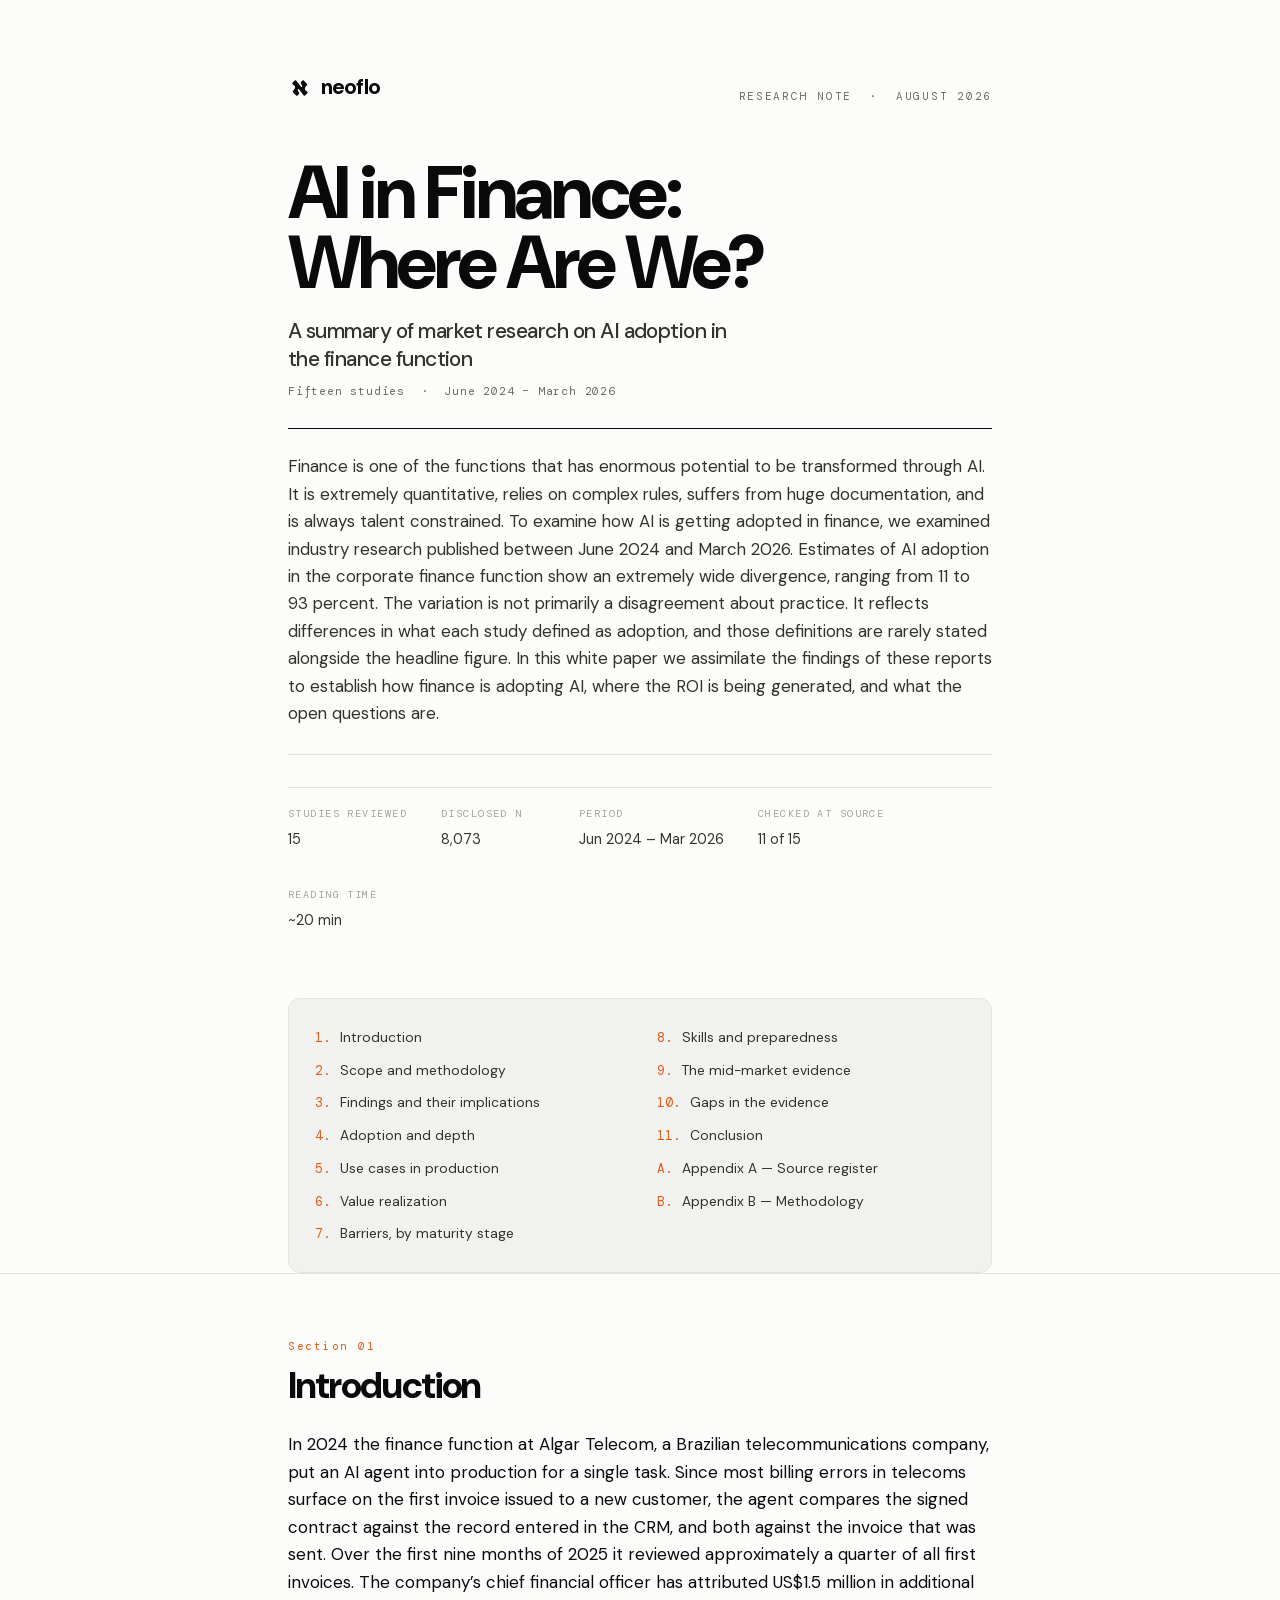
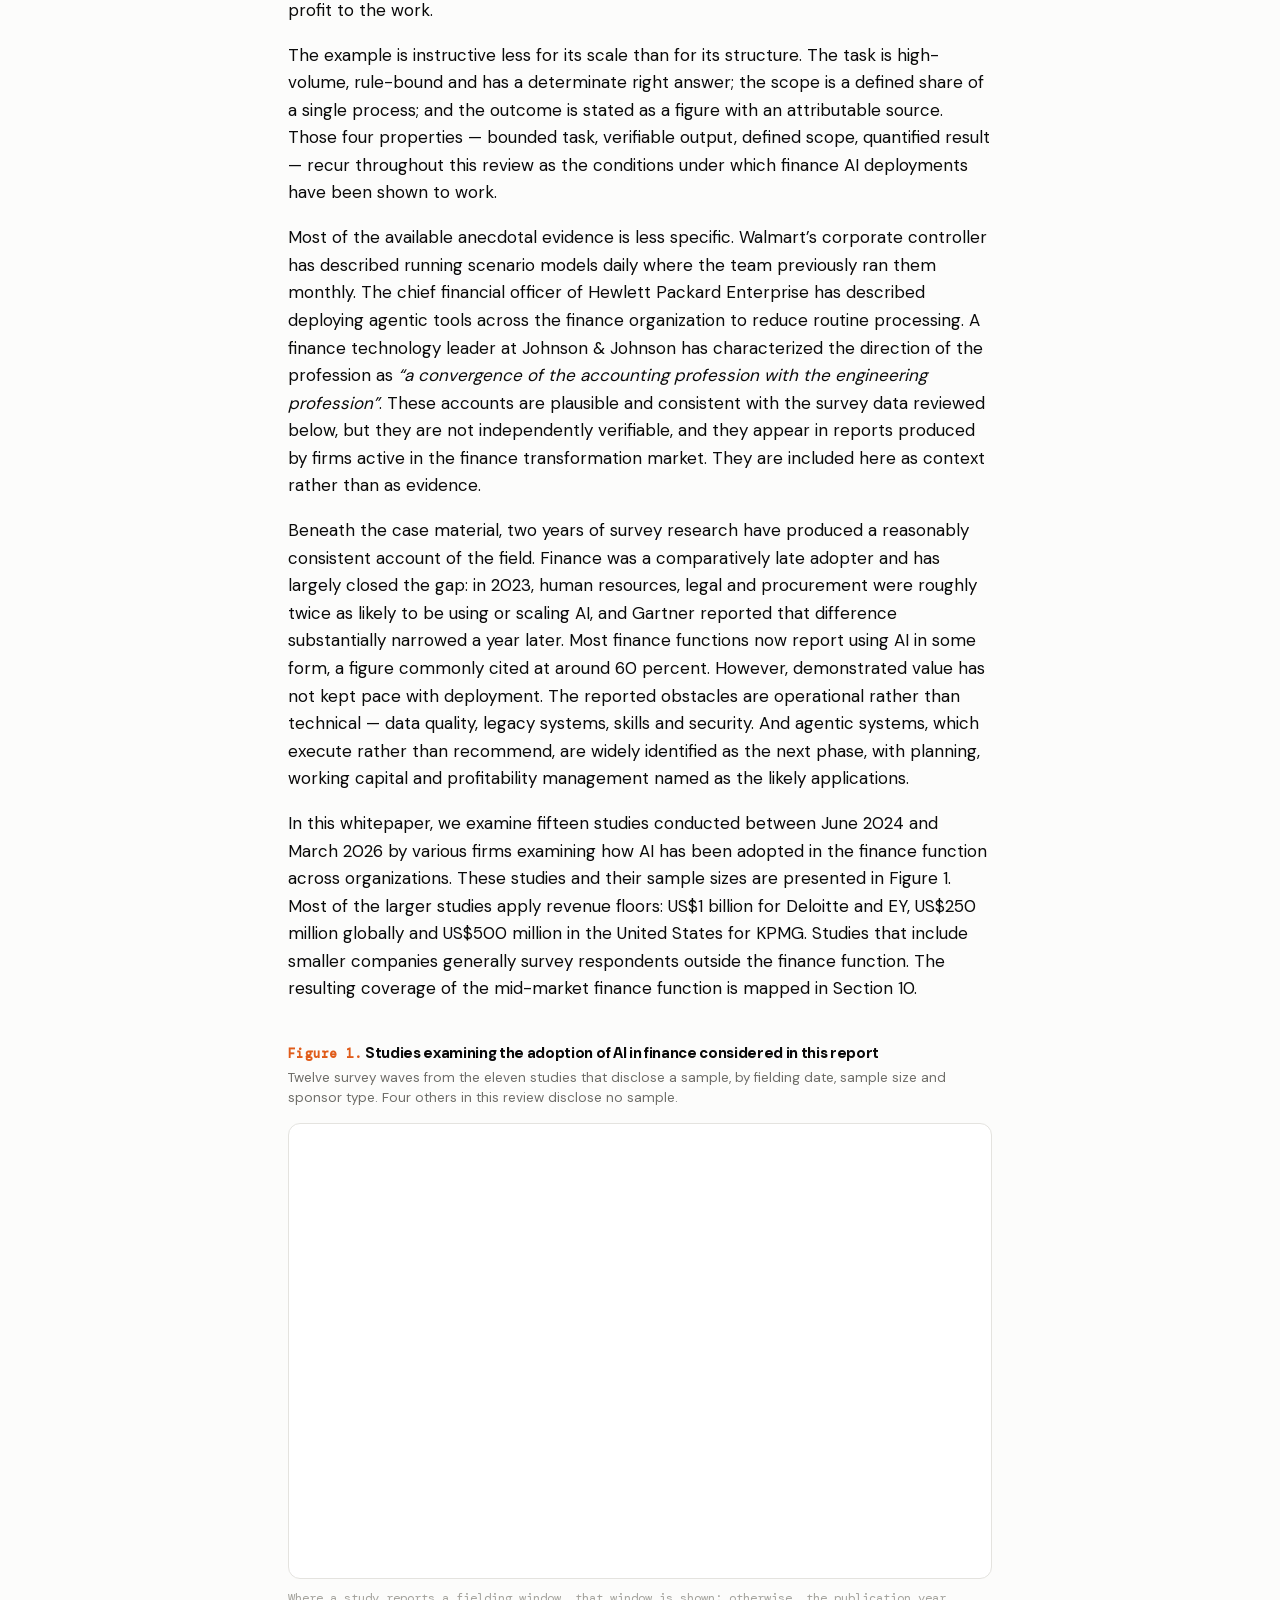
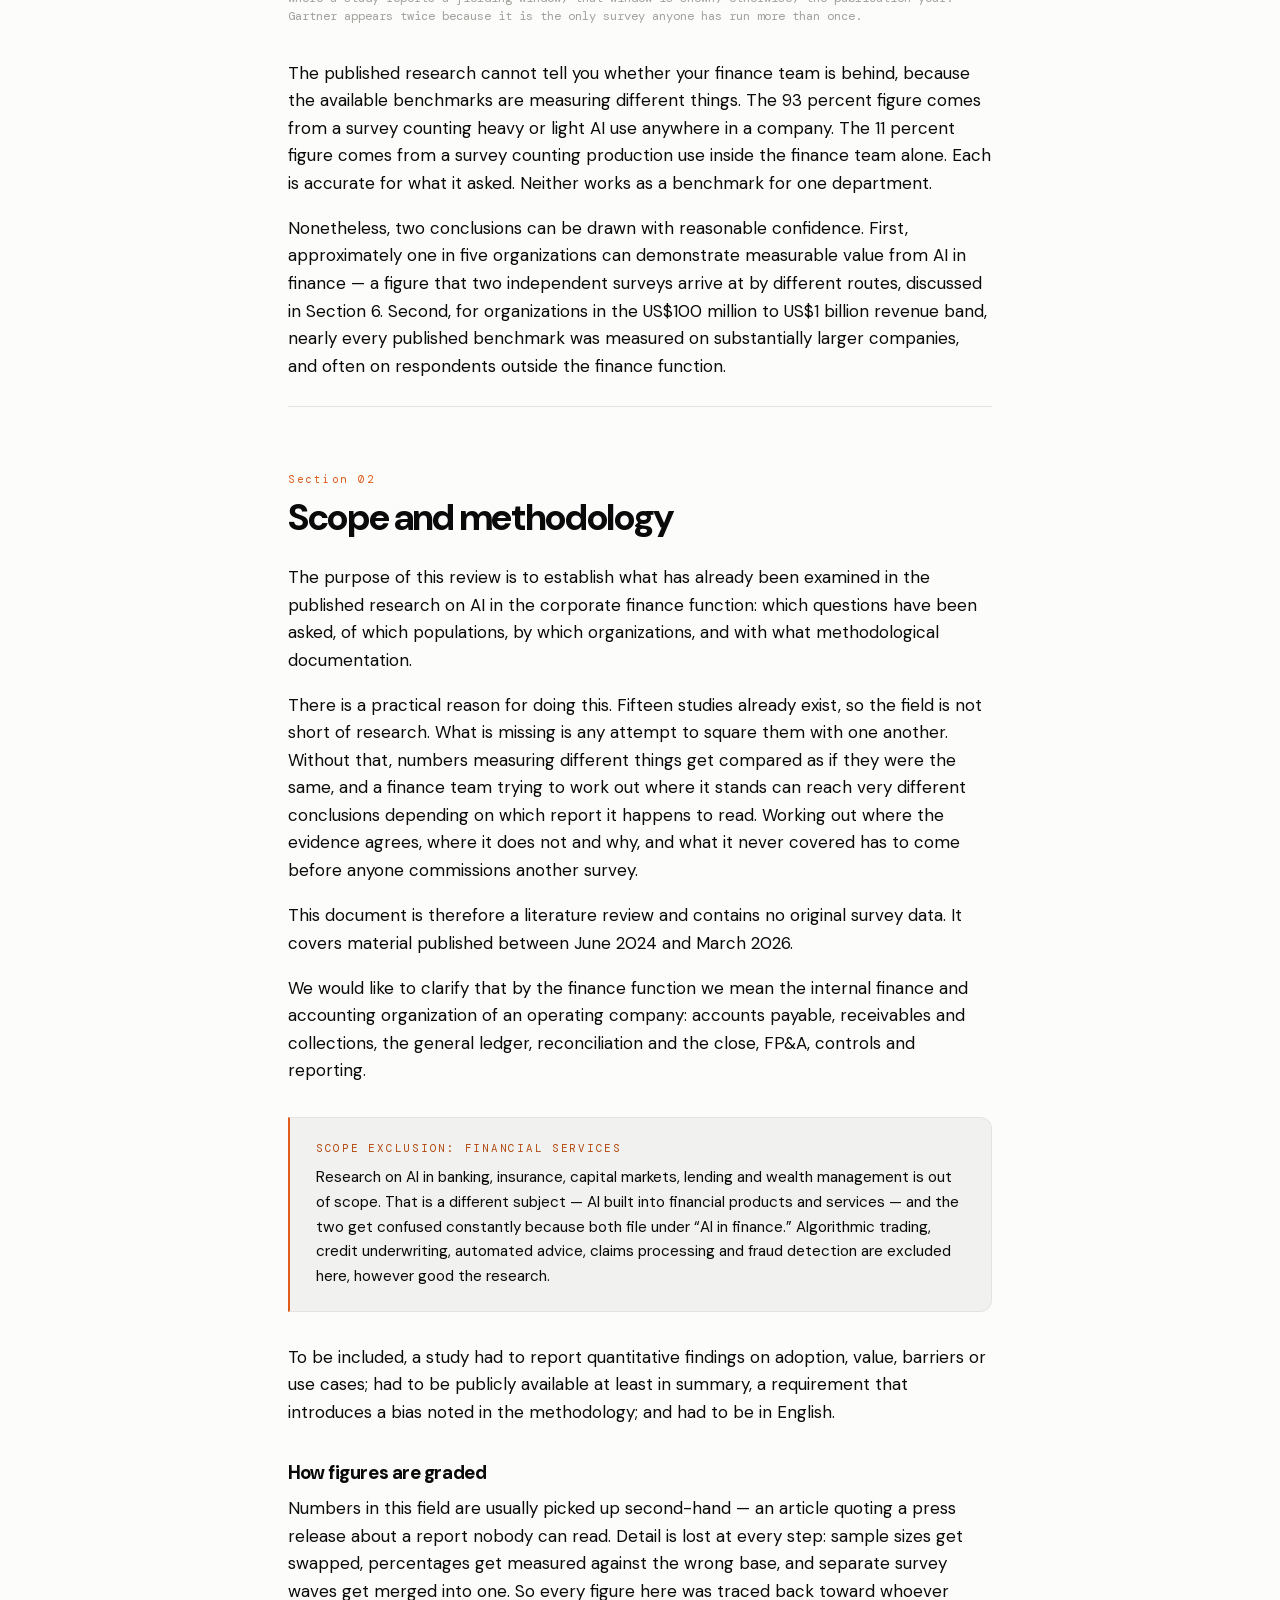
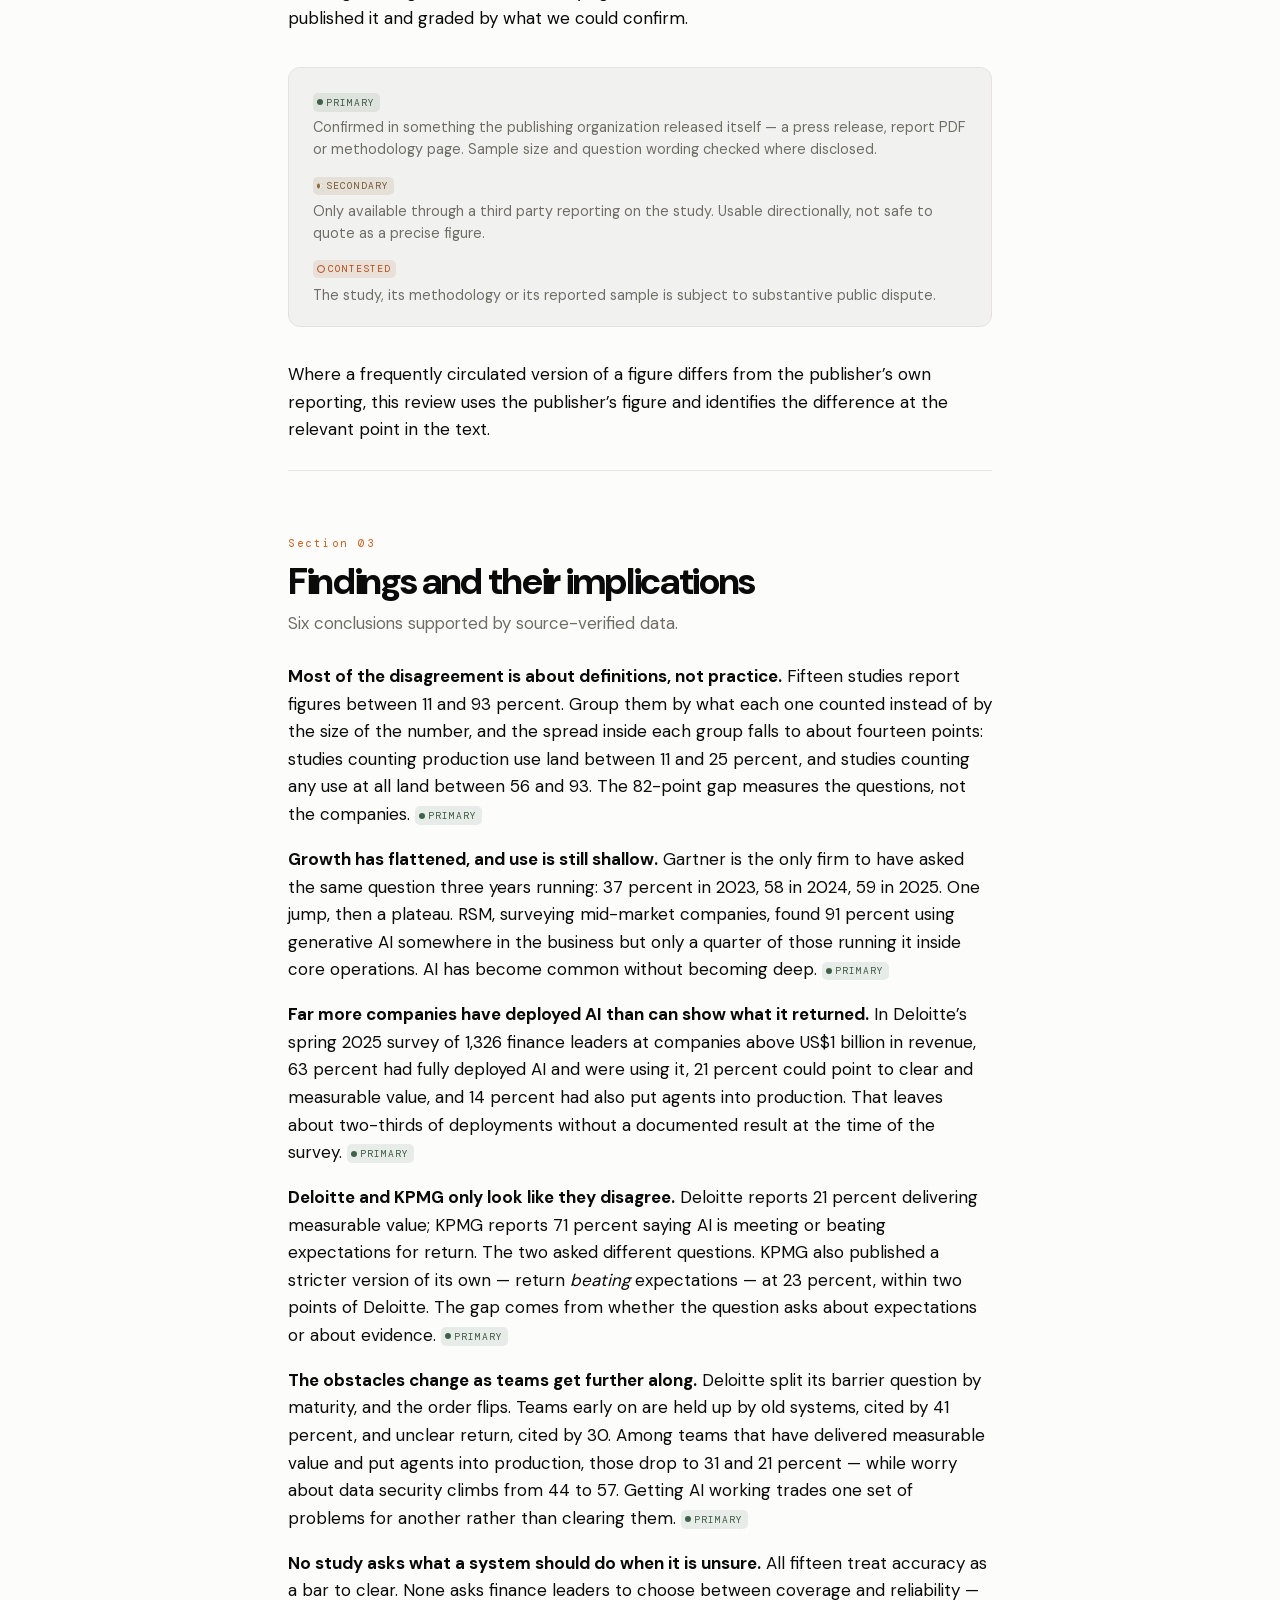
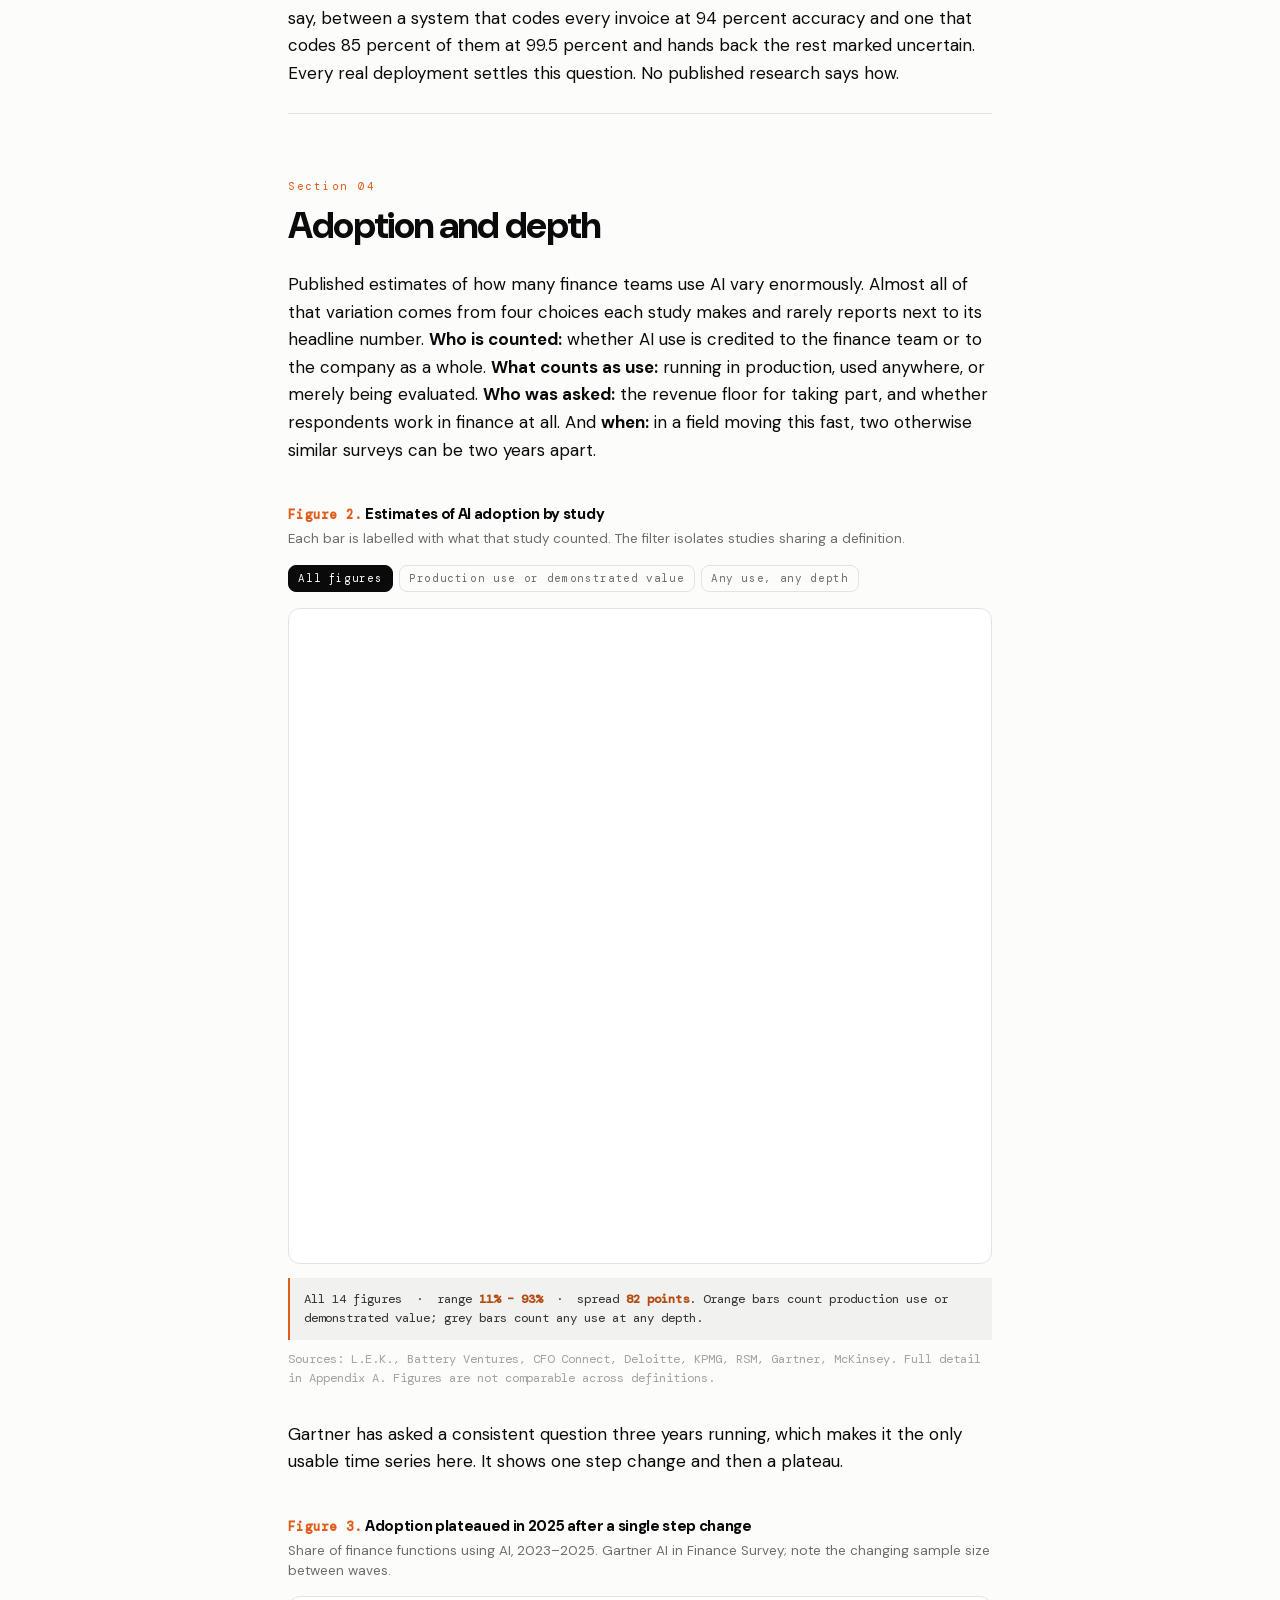
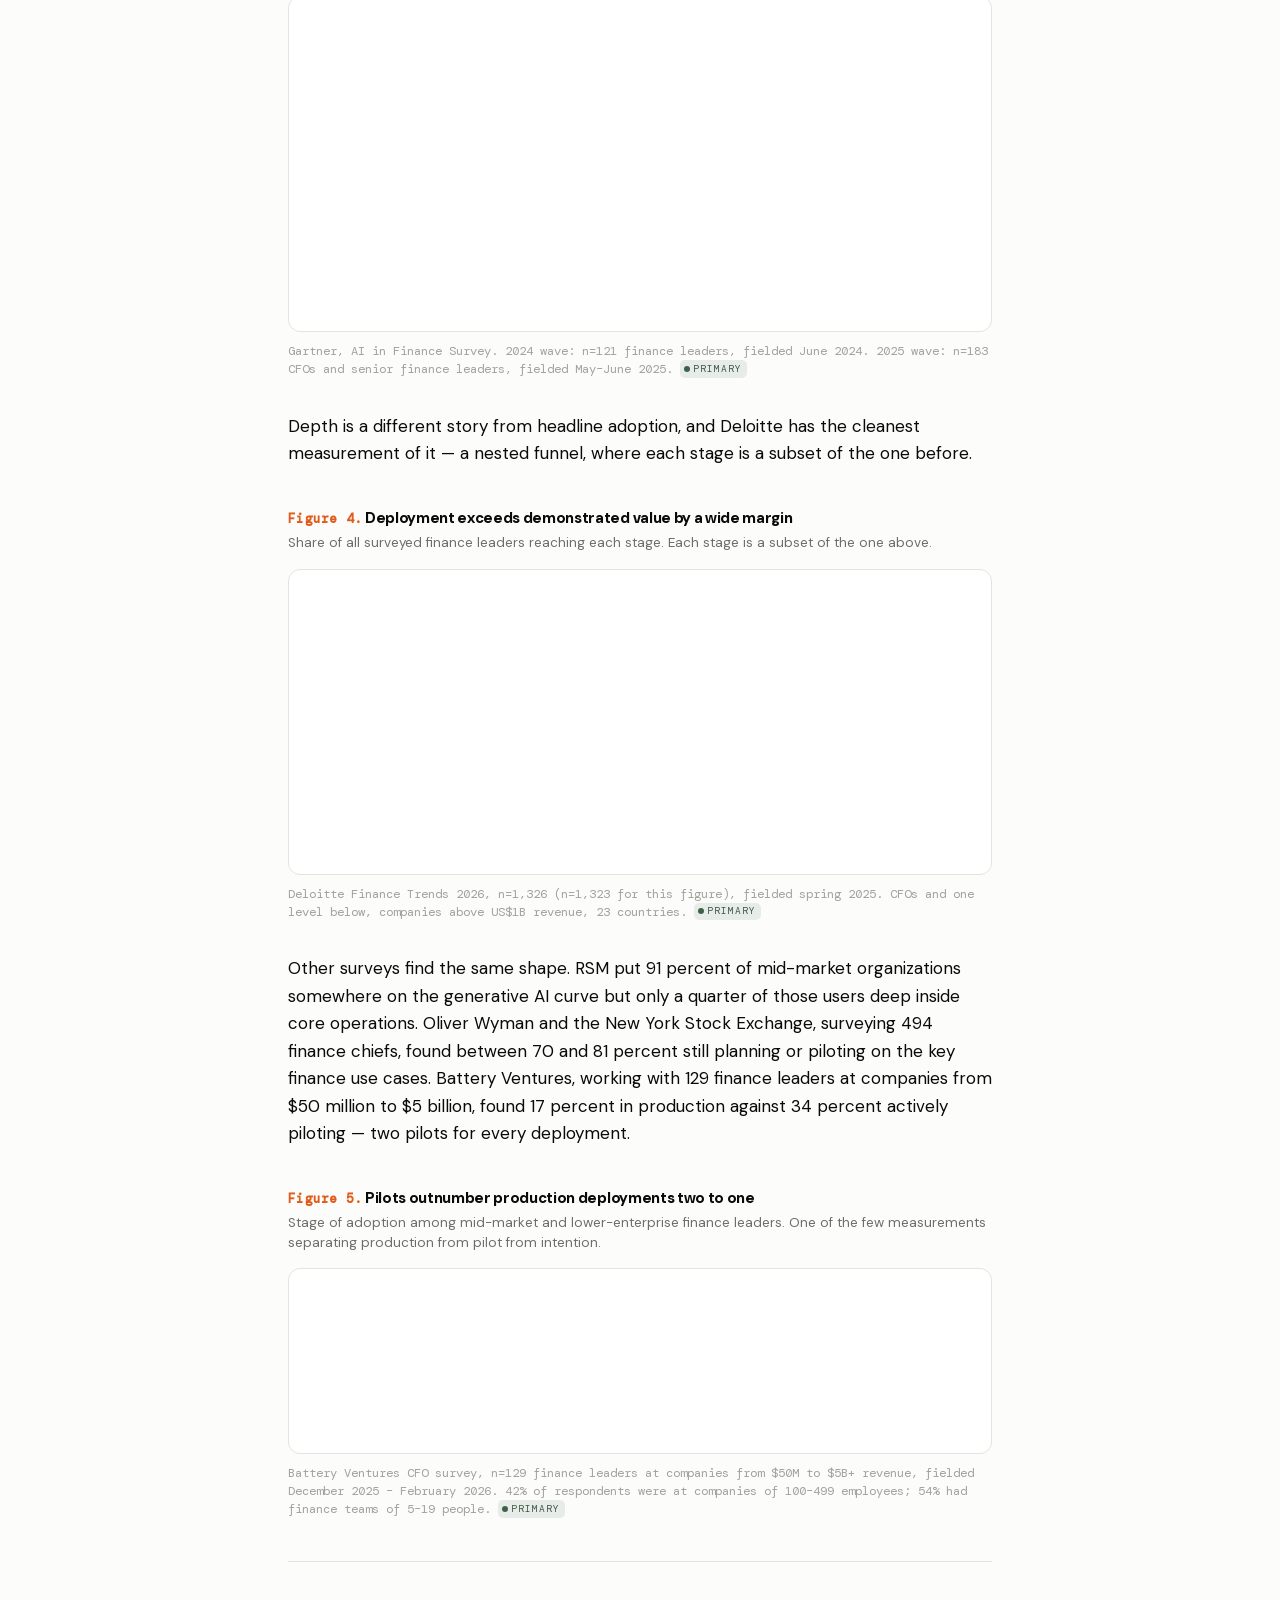
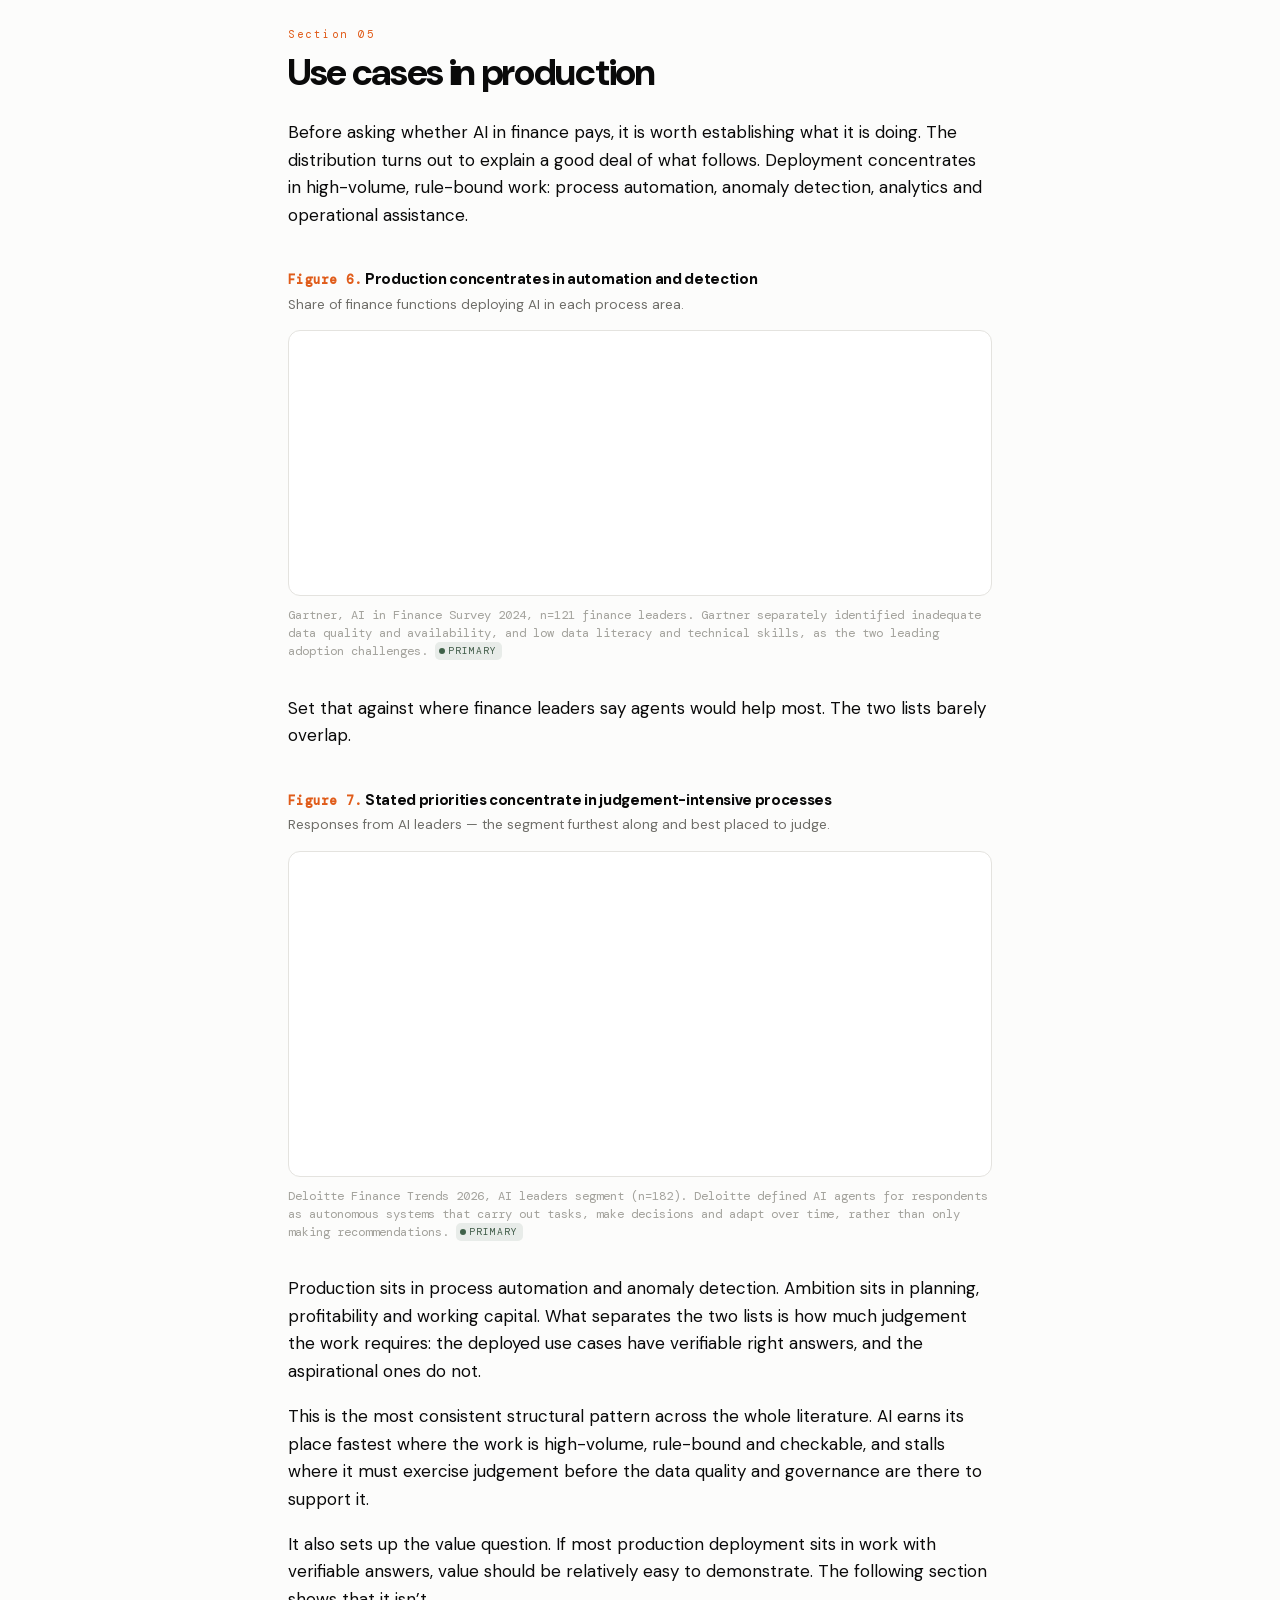
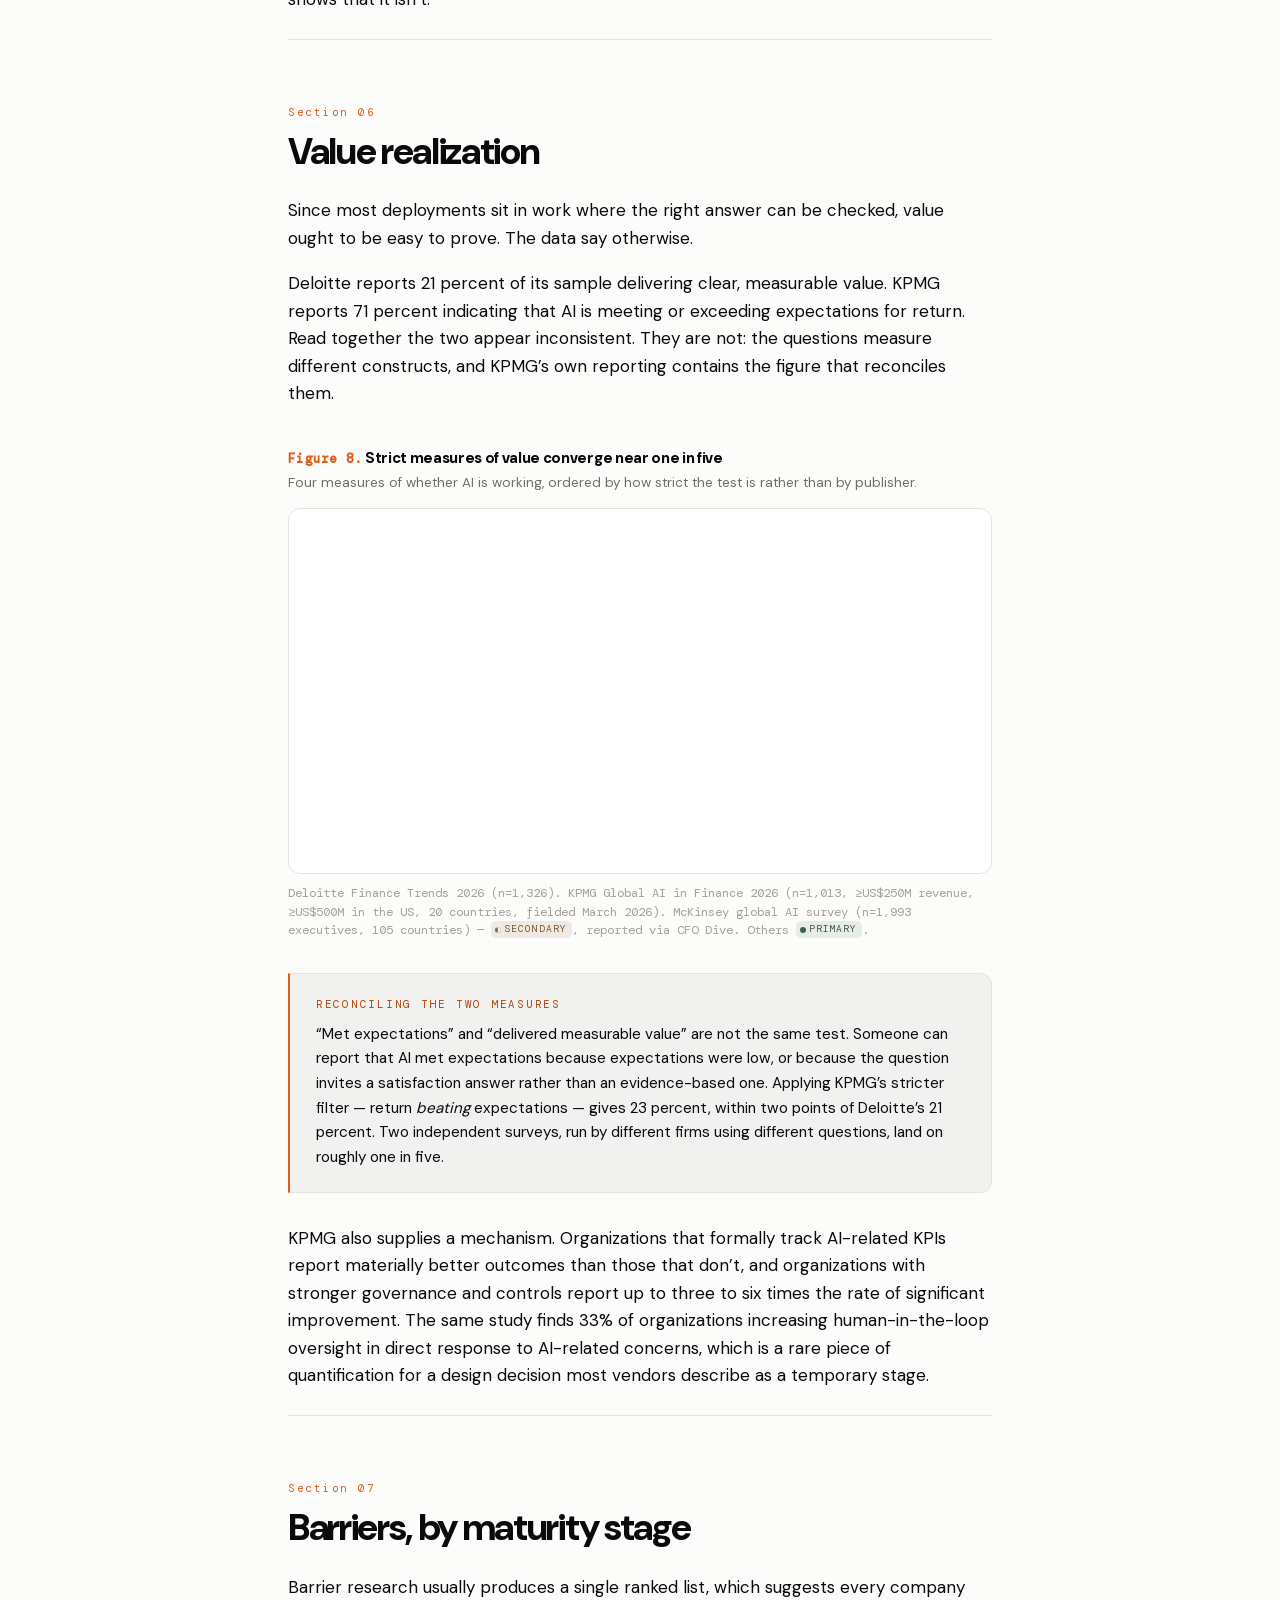
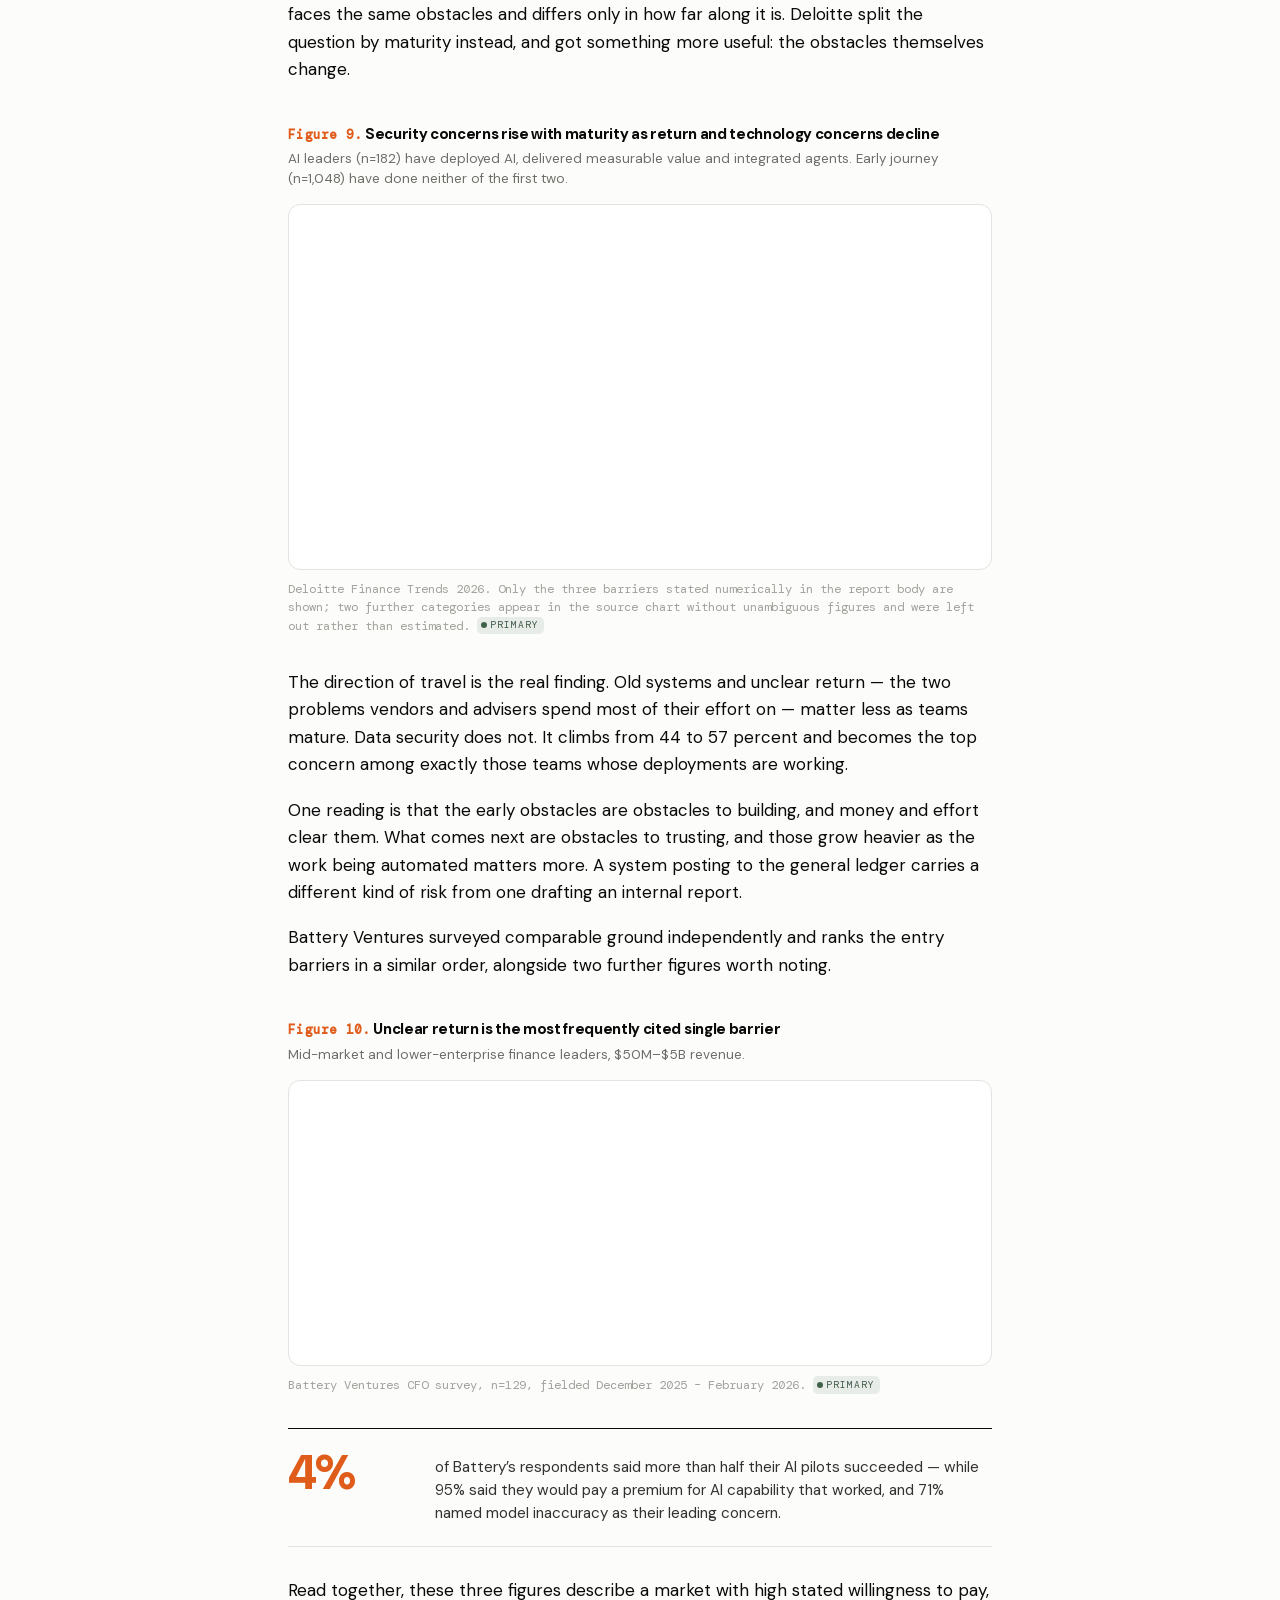
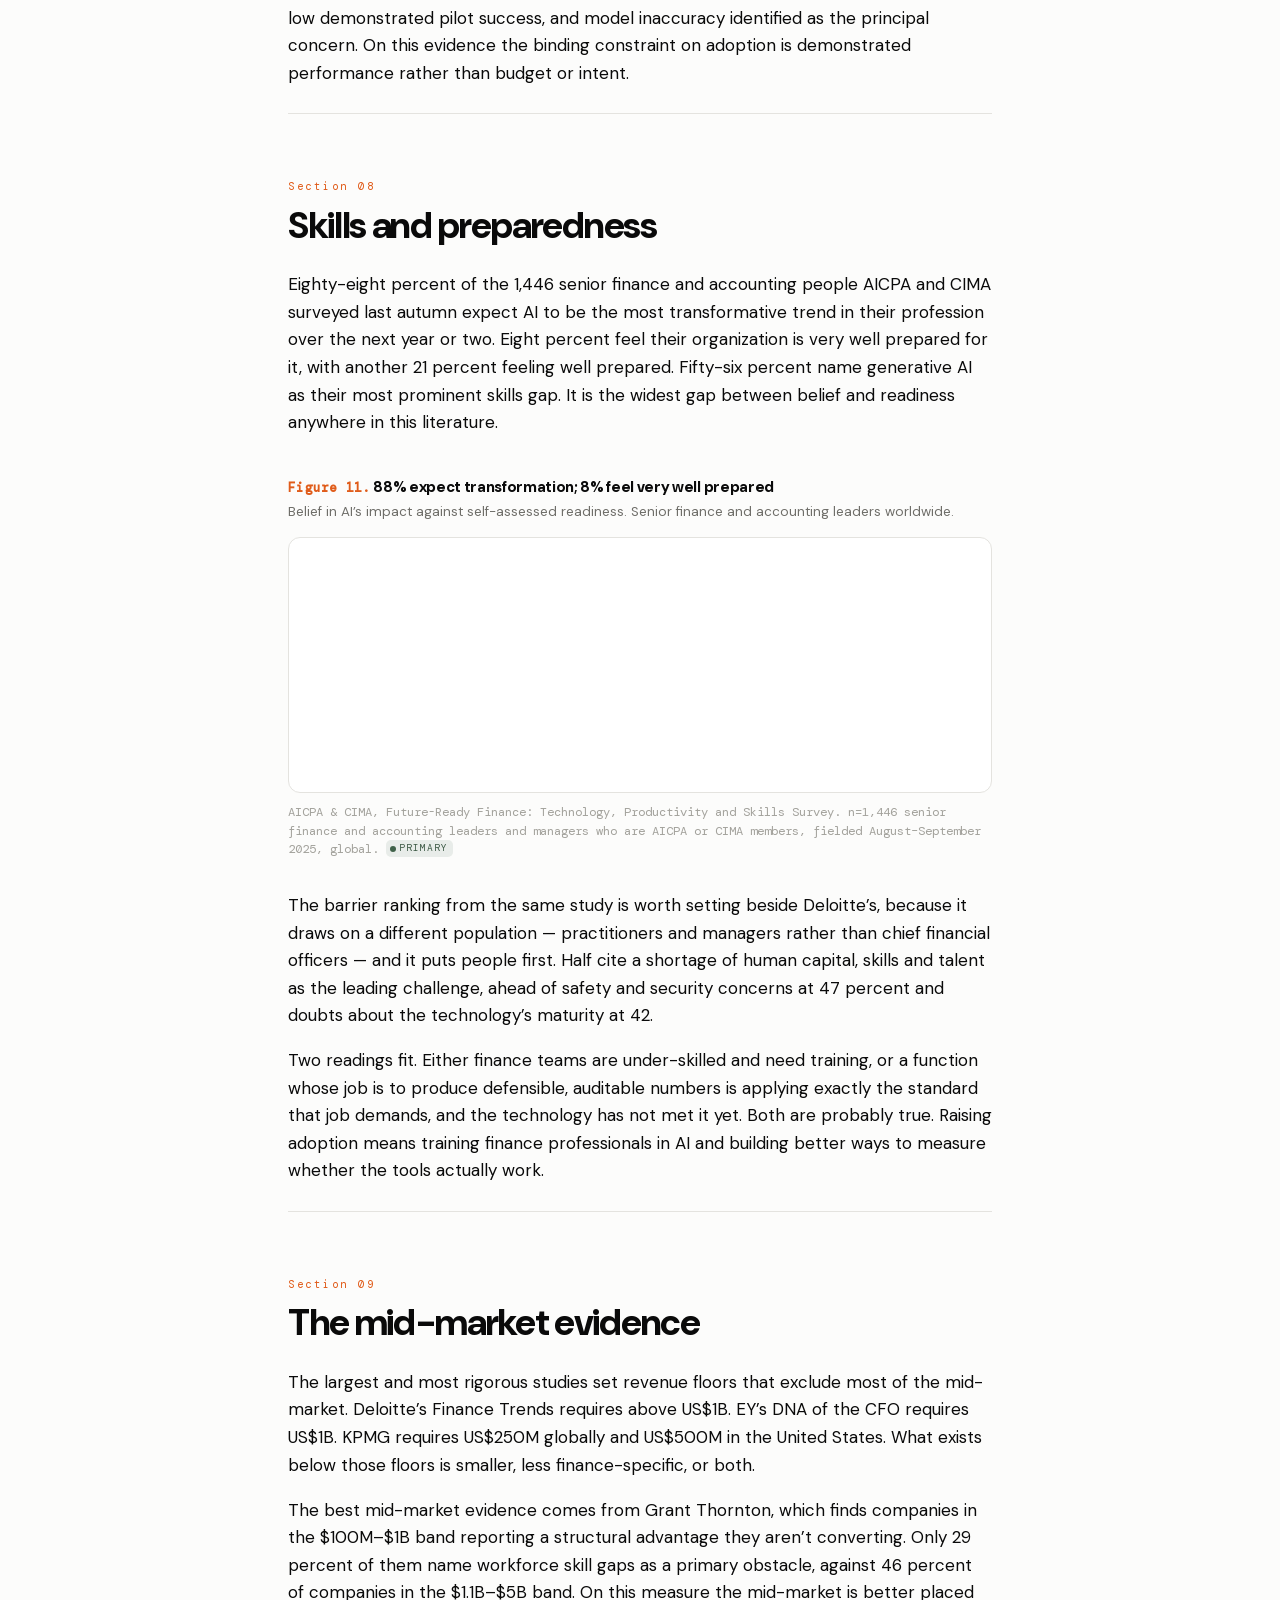
<file: ai-in-finance.html>
<!DOCTYPE html>
<html lang="en">
<head>
<meta charset="utf-8">
<meta name="viewport" content="width=device-width, initial-scale=1">
<title>AI in Finance — Where Are We? | Neoflo Research Note</title>
<meta name="description" content="A summary of market research on AI adoption in the finance function. Fifteen studies, June 2024 - March 2026.">
<meta name="author" content="Neoflo">
<style>
@font-face{font-family:'DM Sans';font-style:normal;font-weight:400;font-display:swap;src:url([data-uri]) format('woff2');}
@font-face{font-family:'DM Sans';font-style:normal;font-weight:500;font-display:swap;src:url([data-uri]) format('woff2');}
@font-face{font-family:'DM Sans';font-style:normal;font-weight:700;font-display:swap;src:url([data-uri]) format('woff2');}
@font-face{font-family:'DM Sans';font-style:normal;font-weight:800;font-display:swap;src:url([data-uri]) format('woff2');}
@font-face{font-family:'DM Mono';font-style:normal;font-weight:400;font-display:swap;src:url([data-uri]) format('woff2');}
@font-face{font-family:'DM Mono';font-style:normal;font-weight:500;font-display:swap;src:url([data-uri]) format('woff2');}
</style>
<script>/*! Chart.js v4.4.1 | MIT | chartjs.org */
!function(t,e){"object"==typeof exports&&"undefined"!=typeof module?module.exports=e():"function"==typeof define&&define.amd?define(e):(t="undefined"!=typeof globalThis?globalThis:t||self).Chart=e()}(this,function(){"use strict";var t=Object.freeze({__proto__:null,get Colors(){return Eo},get Decimation(){return zo},get Filler(){return Qo},get Legend(){return sa},get SubTitle(){return ra},get Title(){return oa},get Tooltip(){return Ma}});function e(){}const i=(()=>{let t=0;return()=>t++})();function s(t){return null==t}function n(t){if(Array.isArray&&Array.isArray(t))return!0;const e=Object.prototype.toString.call(t);return"[object"===e.slice(0,7)&&"Array]"===e.slice(-6)}function o(t){return null!==t&&"[object Object]"===Object.prototype.toString.call(t)}function a(t){return("number"==typeof t||t instanceof Number)&&isFinite(+t)}function r(t,e){return a(t)?t:e}function l(t,e){return void 0===t?e:t}const h=(t,e)=>"string"==typeof t&&t.endsWith("%")?parseFloat(t)/100:+t/e,c=(t,e)=>"string"==typeof t&&t.endsWith("%")?parseFloat(t)/100*e:+t;function d(t,e,i){if(t&&"function"==typeof t.call)return t.apply(i,e)}function u(t,e,i,s){let a,r,l;if(n(t))if(r=t.length,s)for(a=r-1;a>=0;a--)e.call(i,t[a],a);else for(a=0;a<r;a++)e.call(i,t[a],a);else if(o(t))for(l=Object.keys(t),r=l.length,a=0;a<r;a++)e.call(i,t[l[a]],l[a])}function f(t,e){let i,s,n,o;if(!t||!e||t.length!==e.length)return!1;for(i=0,s=t.length;i<s;++i)if(n=t[i],o=e[i],n.datasetIndex!==o.datasetIndex||n.index!==o.index)return!1;return!0}function g(t){if(n(t))return t.map(g);if(o(t)){const e=Object.create(null),i=Object.keys(t),s=i.length;let n=0;for(;n<s;++n)e[i[n]]=g(t[i[n]]);return e}return t}function p(t){return-1===["__proto__","prototype","constructor"].indexOf(t)}function m(t,e,i,s){if(!p(t))return;const n=e[t],a=i[t];o(n)&&o(a)?b(n,a,s):e[t]=g(a)}function b(t,e,i){const s=n(e)?e:[e],a=s.length;if(!o(t))return t;const r=(i=i||{}).merger||m;let l;for(let e=0;e<a;++e){if(l=s[e],!o(l))continue;const n=Object.keys(l);for(let e=0,s=n.length;e<s;++e)r(n[e],t,l,i)}return t}function x(t,e){return b(t,e,{merger:_})}function _(t,e,i){if(!p(t))return;const s=e[t],n=i[t];o(s)&&o(n)?x(s,n):Object.prototype.hasOwnProperty.call(e,t)||(e[t]=g(n))}const y={"":t=>t,x:t=>t.x,y:t=>t.y};function v(t){const e=t.split("."),i=[];let s="";for(const t of e)s+=t,s.endsWith("\\")?s=s.slice(0,-1)+".":(i.push(s),s="");return i}function M(t,e){const i=y[e]||(y[e]=function(t){const e=v(t);return t=>{for(const i of e){if(""===i)break;t=t&&t[i]}return t}}(e));return i(t)}function w(t){return t.charAt(0).toUpperCase()+t.slice(1)}const k=t=>void 0!==t,S=t=>"function"==typeof t,P=(t,e)=>{if(t.size!==e.size)return!1;for(const i of t)if(!e.has(i))return!1;return!0};function D(t){return"mouseup"===t.type||"click"===t.type||"contextmenu"===t.type}const C=Math.PI,O=2*C,A=O+C,T=Number.POSITIVE_INFINITY,L=C/180,E=C/2,R=C/4,I=2*C/3,z=Math.log10,F=Math.sign;function V(t,e,i){return Math.abs(t-e)<i}function B(t){const e=Math.round(t);t=V(t,e,t/1e3)?e:t;const i=Math.pow(10,Math.floor(z(t))),s=t/i;return(s<=1?1:s<=2?2:s<=5?5:10)*i}function W(t){const e=[],i=Math.sqrt(t);let s;for(s=1;s<i;s++)t%s==0&&(e.push(s),e.push(t/s));return i===(0|i)&&e.push(i),e.sort((t,e)=>t-e).pop(),e}function N(t){return!isNaN(parseFloat(t))&&isFinite(t)}function H(t,e){const i=Math.round(t);return i-e<=t&&i+e>=t}function j(t,e,i){let s,n,o;for(s=0,n=t.length;s<n;s++)o=t[s][i],isNaN(o)||(e.min=Math.min(e.min,o),e.max=Math.max(e.max,o))}function $(t){return t*(C/180)}function Y(t){return t*(180/C)}function U(t){if(!a(t))return;let e=1,i=0;for(;Math.round(t*e)/e!==t;)e*=10,i++;return i}function X(t,e){const i=e.x-t.x,s=e.y-t.y,n=Math.sqrt(i*i+s*s);let o=Math.atan2(s,i);return o<-.5*C&&(o+=O),{angle:o,distance:n}}function q(t,e){return Math.sqrt(Math.pow(e.x-t.x,2)+Math.pow(e.y-t.y,2))}function K(t,e){return(t-e+A)%O-C}function G(t){return(t%O+O)%O}function Z(t,e,i,s){const n=G(t),o=G(e),a=G(i),r=G(o-n),l=G(a-n),h=G(n-o),c=G(n-a);return n===o||n===a||s&&o===a||r>l&&h<c}function J(t,e,i){return Math.max(e,Math.min(i,t))}function Q(t){return J(t,-32768,32767)}function tt(t,e,i,s=1e-6){return t>=Math.min(e,i)-s&&t<=Math.max(e,i)+s}function et(t,e,i){i=i||(i=>t[i]<e);let s,n=t.length-1,o=0;for(;n-o>1;)s=o+n>>1,i(s)?o=s:n=s;return{lo:o,hi:n}}const it=(t,e,i,s)=>et(t,i,s?s=>{const n=t[s][e];return n<i||n===i&&t[s+1][e]===i}:s=>t[s][e]<i),st=(t,e,i)=>et(t,i,s=>t[s][e]>=i);function nt(t,e,i){let s=0,n=t.length;for(;s<n&&t[s]<e;)s++;for(;n>s&&t[n-1]>i;)n--;return s>0||n<t.length?t.slice(s,n):t}const ot=["push","pop","shift","splice","unshift"];function at(t,e){t._chartjs?t._chartjs.listeners.push(e):(Object.defineProperty(t,"_chartjs",{configurable:!0,enumerable:!1,value:{listeners:[e]}}),ot.forEach(e=>{const i="_onData"+w(e),s=t[e];Object.defineProperty(t,e,{configurable:!0,enumerable:!1,value(...e){const n=s.apply(this,e);return t._chartjs.listeners.forEach(t=>{"function"==typeof t[i]&&t[i](...e)}),n}})}))}function rt(t,e){const i=t._chartjs;if(!i)return;const s=i.listeners,n=s.indexOf(e);-1!==n&&s.splice(n,1),s.length>0||(ot.forEach(e=>{delete t[e]}),delete t._chartjs)}function lt(t){const e=new Set(t);return e.size===t.length?t:Array.from(e)}const ht="undefined"==typeof window?function(t){return t()}:window.requestAnimationFrame;function ct(t,e){let i=[],s=!1;return function(...n){i=n,s||(s=!0,ht.call(window,()=>{s=!1,t.apply(e,i)}))}}function dt(t,e){let i;return function(...s){return e?(clearTimeout(i),i=setTimeout(t,e,s)):t.apply(this,s),e}}const ut=t=>"start"===t?"left":"end"===t?"right":"center",ft=(t,e,i)=>"start"===t?e:"end"===t?i:(e+i)/2,gt=(t,e,i,s)=>t===(s?"left":"right")?i:"center"===t?(e+i)/2:e;function pt(t,e,i){const s=e.length;let n=0,o=s;if(t._sorted){const{iScale:a,_parsed:r}=t,l=a.axis,{min:h,max:c,minDefined:d,maxDefined:u}=a.getUserBounds();d&&(n=J(Math.min(it(r,l,h).lo,i?s:it(e,l,a.getPixelForValue(h)).lo),0,s-1)),o=u?J(Math.max(it(r,a.axis,c,!0).hi+1,i?0:it(e,l,a.getPixelForValue(c),!0).hi+1),n,s)-n:s-n}return{start:n,count:o}}function mt(t){const{xScale:e,yScale:i,_scaleRanges:s}=t,n={xmin:e.min,xmax:e.max,ymin:i.min,ymax:i.max};if(!s)return t._scaleRanges=n,!0;const o=s.xmin!==e.min||s.xmax!==e.max||s.ymin!==i.min||s.ymax!==i.max;return Object.assign(s,n),o}var bt=new class{constructor(){this._request=null,this._charts=new Map,this._running=!1,this._lastDate=void 0}_notify(t,e,i,s){const n=e.listeners[s],o=e.duration;n.forEach(s=>s({chart:t,initial:e.initial,numSteps:o,currentStep:Math.min(i-e.start,o)}))}_refresh(){this._request||(this._running=!0,this._request=ht.call(window,()=>{this._update(),this._request=null,this._running&&this._refresh()}))}_update(t=Date.now()){let e=0;this._charts.forEach((i,s)=>{if(!i.running||!i.items.length)return;const n=i.items;let o,a=n.length-1,r=!1;for(;a>=0;--a)o=n[a],o._active?(o._total>i.duration&&(i.duration=o._total),o.tick(t),r=!0):(n[a]=n[n.length-1],n.pop());r&&(s.draw(),this._notify(s,i,t,"progress")),n.length||(i.running=!1,this._notify(s,i,t,"complete"),i.initial=!1),e+=n.length}),this._lastDate=t,0===e&&(this._running=!1)}_getAnims(t){const e=this._charts;let i=e.get(t);return i||(i={running:!1,initial:!0,items:[],listeners:{complete:[],progress:[]}},e.set(t,i)),i}listen(t,e,i){this._getAnims(t).listeners[e].push(i)}add(t,e){e&&e.length&&this._getAnims(t).items.push(...e)}has(t){return this._getAnims(t).items.length>0}start(t){const e=this._charts.get(t);e&&(e.running=!0,e.start=Date.now(),e.duration=e.items.reduce((t,e)=>Math.max(t,e._duration),0),this._refresh())}running(t){if(!this._running)return!1;const e=this._charts.get(t);return!!(e&&e.running&&e.items.length)}stop(t){const e=this._charts.get(t);if(!e||!e.items.length)return;const i=e.items;let s=i.length-1;for(;s>=0;--s)i[s].cancel();e.items=[],this._notify(t,e,Date.now(),"complete")}remove(t){return this._charts.delete(t)}};function xt(t){return t+.5|0}const _t=(t,e,i)=>Math.max(Math.min(t,i),e);function yt(t){return _t(xt(2.55*t),0,255)}function vt(t){return _t(xt(255*t),0,255)}function Mt(t){return _t(xt(t/2.55)/100,0,1)}function wt(t){return _t(xt(100*t),0,100)}const kt={0:0,1:1,2:2,3:3,4:4,5:5,6:6,7:7,8:8,9:9,A:10,B:11,C:12,D:13,E:14,F:15,a:10,b:11,c:12,d:13,e:14,f:15},St=[..."0123456789ABCDEF"],Pt=t=>St[15&t],Dt=t=>St[(240&t)>>4]+St[15&t],Ct=t=>(240&t)>>4==(15&t);const Ot=/^(hsla?|hwb|hsv)\(\s*([-+.e\d]+)(?:deg)?[\s,]+([-+.e\d]+)%[\s,]+([-+.e\d]+)%(?:[\s,]+([-+.e\d]+)(%)?)?\s*\)$/;function At(t,e,i){const s=e*Math.min(i,1-i),n=(e,n=(e+t/30)%12)=>i-s*Math.max(Math.min(n-3,9-n,1),-1);return[n(0),n(8),n(4)]}function Tt(t,e,i){const s=(s,n=(s+t/60)%6)=>i-i*e*Math.max(Math.min(n,4-n,1),0);return[s(5),s(3),s(1)]}function Lt(t,e,i){const s=At(t,1,.5);let n;for(e+i>1&&(n=1/(e+i),e*=n,i*=n),n=0;n<3;n++)s[n]*=1-e-i,s[n]+=e;return s}function Et(t){const e=t.r/255,i=t.g/255,s=t.b/255,n=Math.max(e,i,s),o=Math.min(e,i,s),a=(n+o)/2;let r,l,h;return n!==o&&(h=n-o,l=a>.5?h/(2-n-o):h/(n+o),r=function(t,e,i,s,n){return t===n?(e-i)/s+(e<i?6:0):e===n?(i-t)/s+2:(t-e)/s+4}(e,i,s,h,n),r=60*r+.5),[0|r,l||0,a]}function Rt(t,e,i,s){return(Array.isArray(e)?t(e[0],e[1],e[2]):t(e,i,s)).map(vt)}function It(t,e,i){return Rt(At,t,e,i)}function zt(t){return(t%360+360)%360}const Ft={x:"dark",Z:"light",Y:"re",X:"blu",W:"gr",V:"medium",U:"slate",A:"ee",T:"ol",S:"or",B:"ra",C:"lateg",D:"ights",R:"in",Q:"turquois",E:"hi",P:"ro",O:"al",N:"le",M:"de",L:"yello",F:"en",K:"ch",G:"arks",H:"ea",I:"ightg",J:"wh"},Vt={OiceXe:"f0f8ff",antiquewEte:"faebd7",aqua:"ffff",aquamarRe:"7fffd4",azuY:"f0ffff",beige:"f5f5dc",bisque:"ffe4c4",black:"0",blanKedOmond:"ffebcd",Xe:"ff",XeviTet:"8a2be2",bPwn:"a52a2a",burlywood:"deb887",caMtXe:"5f9ea0",KartYuse:"7fff00",KocTate:"d2691e",cSO:"ff7f50",cSnflowerXe:"6495ed",cSnsilk:"fff8dc",crimson:"dc143c",cyan:"ffff",xXe:"8b",xcyan:"8b8b",xgTMnPd:"b8860b",xWay:"a9a9a9",xgYF:"6400",xgYy:"a9a9a9",xkhaki:"bdb76b",xmagFta:"8b008b",xTivegYF:"556b2f",xSange:"ff8c00",xScEd:"9932cc",xYd:"8b0000",xsOmon:"e9967a",xsHgYF:"8fbc8f",xUXe:"483d8b",xUWay:"2f4f4f",xUgYy:"2f4f4f",xQe:"ced1",xviTet:"9400d3",dAppRk:"ff1493",dApskyXe:"bfff",dimWay:"696969",dimgYy:"696969",dodgerXe:"1e90ff",fiYbrick:"b22222",flSOwEte:"fffaf0",foYstWAn:"228b22",fuKsia:"ff00ff",gaRsbSo:"dcdcdc",ghostwEte:"f8f8ff",gTd:"ffd700",gTMnPd:"daa520",Way:"808080",gYF:"8000",gYFLw:"adff2f",gYy:"808080",honeyMw:"f0fff0",hotpRk:"ff69b4",RdianYd:"cd5c5c",Rdigo:"4b0082",ivSy:"fffff0",khaki:"f0e68c",lavFMr:"e6e6fa",lavFMrXsh:"fff0f5",lawngYF:"7cfc00",NmoncEffon:"fffacd",ZXe:"add8e6",ZcSO:"f08080",Zcyan:"e0ffff",ZgTMnPdLw:"fafad2",ZWay:"d3d3d3",ZgYF:"90ee90",ZgYy:"d3d3d3",ZpRk:"ffb6c1",ZsOmon:"ffa07a",ZsHgYF:"20b2aa",ZskyXe:"87cefa",ZUWay:"778899",ZUgYy:"778899",ZstAlXe:"b0c4de",ZLw:"ffffe0",lime:"ff00",limegYF:"32cd32",lRF:"faf0e6",magFta:"ff00ff",maPon:"800000",VaquamarRe:"66cdaa",VXe:"cd",VScEd:"ba55d3",VpurpN:"9370db",VsHgYF:"3cb371",VUXe:"7b68ee",VsprRggYF:"fa9a",VQe:"48d1cc",VviTetYd:"c71585",midnightXe:"191970",mRtcYam:"f5fffa",mistyPse:"ffe4e1",moccasR:"ffe4b5",navajowEte:"ffdead",navy:"80",Tdlace:"fdf5e6",Tive:"808000",TivedBb:"6b8e23",Sange:"ffa500",SangeYd:"ff4500",ScEd:"da70d6",pOegTMnPd:"eee8aa",pOegYF:"98fb98",pOeQe:"afeeee",pOeviTetYd:"db7093",papayawEp:"ffefd5",pHKpuff:"ffdab9",peru:"cd853f",pRk:"ffc0cb",plum:"dda0dd",powMrXe:"b0e0e6",purpN:"800080",YbeccapurpN:"663399",Yd:"ff0000",Psybrown:"bc8f8f",PyOXe:"4169e1",saddNbPwn:"8b4513",sOmon:"fa8072",sandybPwn:"f4a460",sHgYF:"2e8b57",sHshell:"fff5ee",siFna:"a0522d",silver:"c0c0c0",skyXe:"87ceeb",UXe:"6a5acd",UWay:"708090",UgYy:"708090",snow:"fffafa",sprRggYF:"ff7f",stAlXe:"4682b4",tan:"d2b48c",teO:"8080",tEstN:"d8bfd8",tomato:"ff6347",Qe:"40e0d0",viTet:"ee82ee",JHt:"f5deb3",wEte:"ffffff",wEtesmoke:"f5f5f5",Lw:"ffff00",LwgYF:"9acd32"};let Bt;const Wt=/^rgba?\(\s*([-+.\d]+)(%)?[\s,]+([-+.e\d]+)(%)?[\s,]+([-+.e\d]+)(%)?(?:[\s,/]+([-+.e\d]+)(%)?)?\s*\)$/,Nt=t=>t<=.0031308?12.92*t:1.055*Math.pow(t,1/2.4)-.055,Ht=t=>t<=.04045?t/12.92:Math.pow((t+.055)/1.055,2.4);function jt(t,e,i){if(t){let s=Et(t);s[e]=Math.max(0,Math.min(s[e]+s[e]*i,0===e?360:1)),s=It(s),t.r=s[0],t.g=s[1],t.b=s[2]}}function $t(t,e){return t?Object.assign(e||{},t):t}function Yt(t){var e={r:0,g:0,b:0,a:255};return Array.isArray(t)?t.length>=3&&(e={r:t[0],g:t[1],b:t[2],a:255},t.length>3&&(e.a=vt(t[3]))):(e=$t(t,{r:0,g:0,b:0,a:1})).a=vt(e.a),e}function Ut(t){return"r"===t.charAt(0)?function(t){const e=Wt.exec(t);let i,s,n,o=255;if(e){if(e[7]!==i){const t=+e[7];o=e[8]?yt(t):_t(255*t,0,255)}return i=+e[1],s=+e[3],n=+e[5],i=255&(e[2]?yt(i):_t(i,0,255)),s=255&(e[4]?yt(s):_t(s,0,255)),n=255&(e[6]?yt(n):_t(n,0,255)),{r:i,g:s,b:n,a:o}}}(t):function(t){const e=Ot.exec(t);let i,s=255;if(!e)return;e[5]!==i&&(s=e[6]?yt(+e[5]):vt(+e[5]));const n=zt(+e[2]),o=+e[3]/100,a=+e[4]/100;return i="hwb"===e[1]?function(t,e,i){return Rt(Lt,t,e,i)}(n,o,a):"hsv"===e[1]?function(t,e,i){return Rt(Tt,t,e,i)}(n,o,a):It(n,o,a),{r:i[0],g:i[1],b:i[2],a:s}}(t)}class Xt{constructor(t){if(t instanceof Xt)return t;const e=typeof t;let i;var s,n,o;"object"===e?i=Yt(t):"string"===e&&(o=(s=t).length,"#"===s[0]&&(4===o||5===o?n={r:255&17*kt[s[1]],g:255&17*kt[s[2]],b:255&17*kt[s[3]],a:5===o?17*kt[s[4]]:255}:7!==o&&9!==o||(n={r:kt[s[1]]<<4|kt[s[2]],g:kt[s[3]]<<4|kt[s[4]],b:kt[s[5]]<<4|kt[s[6]],a:9===o?kt[s[7]]<<4|kt[s[8]]:255})),i=n||function(t){Bt||(Bt=function(){const t={},e=Object.keys(Vt),i=Object.keys(Ft);let s,n,o,a,r;for(s=0;s<e.length;s++){for(a=r=e[s],n=0;n<i.length;n++)o=i[n],r=r.replace(o,Ft[o]);o=parseInt(Vt[a],16),t[r]=[o>>16&255,o>>8&255,255&o]}return t}(),Bt.transparent=[0,0,0,0]);const e=Bt[t.toLowerCase()];return e&&{r:e[0],g:e[1],b:e[2],a:4===e.length?e[3]:255}}(t)||Ut(t)),this._rgb=i,this._valid=!!i}get valid(){return this._valid}get rgb(){var t=$t(this._rgb);return t&&(t.a=Mt(t.a)),t}set rgb(t){this._rgb=Yt(t)}rgbString(){return this._valid?(t=this._rgb)&&(t.a<255?`rgba(${t.r}, ${t.g}, ${t.b}, ${Mt(t.a)})`:`rgb(${t.r}, ${t.g}, ${t.b})`):void 0;var t}hexString(){return this._valid?function(t){var e=(t=>Ct(t.r)&&Ct(t.g)&&Ct(t.b)&&Ct(t.a))(t)?Pt:Dt;return t?"#"+e(t.r)+e(t.g)+e(t.b)+((t,e)=>t<255?e(t):"")(t.a,e):void 0}(this._rgb):void 0}hslString(){return this._valid?function(t){if(!t)return;const e=Et(t),i=e[0],s=wt(e[1]),n=wt(e[2]);return t.a<255?`hsla(${i}, ${s}%, ${n}%, ${Mt(t.a)})`:`hsl(${i}, ${s}%, ${n}%)`}(this._rgb):void 0}mix(t,e){if(t){const i=this.rgb,s=t.rgb;let n;const o=e===n?.5:e,a=2*o-1,r=i.a-s.a,l=((a*r==-1?a:(a+r)/(1+a*r))+1)/2;n=1-l,i.r=255&l*i.r+n*s.r+.5,i.g=255&l*i.g+n*s.g+.5,i.b=255&l*i.b+n*s.b+.5,i.a=o*i.a+(1-o)*s.a,this.rgb=i}return this}interpolate(t,e){return t&&(this._rgb=function(t,e,i){const s=Ht(Mt(t.r)),n=Ht(Mt(t.g)),o=Ht(Mt(t.b));return{r:vt(Nt(s+i*(Ht(Mt(e.r))-s))),g:vt(Nt(n+i*(Ht(Mt(e.g))-n))),b:vt(Nt(o+i*(Ht(Mt(e.b))-o))),a:t.a+i*(e.a-t.a)}}(this._rgb,t._rgb,e)),this}clone(){return new Xt(this.rgb)}alpha(t){return this._rgb.a=vt(t),this}clearer(t){return this._rgb.a*=1-t,this}greyscale(){const t=this._rgb,e=xt(.3*t.r+.59*t.g+.11*t.b);return t.r=t.g=t.b=e,this}opaquer(t){return this._rgb.a*=1+t,this}negate(){const t=this._rgb;return t.r=255-t.r,t.g=255-t.g,t.b=255-t.b,this}lighten(t){return jt(this._rgb,2,t),this}darken(t){return jt(this._rgb,2,-t),this}saturate(t){return jt(this._rgb,1,t),this}desaturate(t){return jt(this._rgb,1,-t),this}rotate(t){return function(t,e){var i=Et(t);i[0]=zt(i[0]+e),i=It(i),t.r=i[0],t.g=i[1],t.b=i[2]}(this._rgb,t),this}}function qt(t){if(t&&"object"==typeof t){const e=t.toString();return"[object CanvasPattern]"===e||"[object CanvasGradient]"===e}return!1}function Kt(t){return qt(t)?t:new Xt(t)}function Gt(t){return qt(t)?t:new Xt(t).saturate(.5).darken(.1).hexString()}const Zt=["x","y","borderWidth","radius","tension"],Jt=["color","borderColor","backgroundColor"],Qt=new Map;function te(t,e,i){return function(t,e){e=e||{};const i=t+JSON.stringify(e);let s=Qt.get(i);return s||(s=new Intl.NumberFormat(t,e),Qt.set(i,s)),s}(e,i).format(t)}const ee={values:t=>n(t)?t:""+t,numeric(t,e,i){if(0===t)return"0";const s=this.chart.options.locale;let n,o=t;if(i.length>1){const e=Math.max(Math.abs(i[0].value),Math.abs(i[i.length-1].value));(e<1e-4||e>1e15)&&(n="scientific"),o=function(t,e){let i=e.length>3?e[2].value-e[1].value:e[1].value-e[0].value;return Math.abs(i)>=1&&t!==Math.floor(t)&&(i=t-Math.floor(t)),i}(t,i)}const a=z(Math.abs(o)),r=isNaN(a)?1:Math.max(Math.min(-1*Math.floor(a),20),0),l={notation:n,minimumFractionDigits:r,maximumFractionDigits:r};return Object.assign(l,this.options.ticks.format),te(t,s,l)},logarithmic(t,e,i){if(0===t)return"0";const s=i[e].significand||t/Math.pow(10,Math.floor(z(t)));return[1,2,3,5,10,15].includes(s)||e>.8*i.length?ee.numeric.call(this,t,e,i):""}};var ie={formatters:ee};const se=Object.create(null),ne=Object.create(null);function oe(t,e){if(!e)return t;const i=e.split(".");for(let e=0,s=i.length;e<s;++e){const s=i[e];t=t[s]||(t[s]=Object.create(null))}return t}function ae(t,e,i){return"string"==typeof e?b(oe(t,e),i):b(oe(t,""),e)}var re=new class{constructor(t,e){this.animation=void 0,this.backgroundColor="rgba(0,0,0,0.1)",this.borderColor="rgba(0,0,0,0.1)",this.color="#666",this.datasets={},this.devicePixelRatio=t=>t.chart.platform.getDevicePixelRatio(),this.elements={},this.events=["mousemove","mouseout","click","touchstart","touchmove"],this.font={family:"'Helvetica Neue', 'Helvetica', 'Arial', sans-serif",size:12,style:"normal",lineHeight:1.2,weight:null},this.hover={},this.hoverBackgroundColor=(t,e)=>Gt(e.backgroundColor),this.hoverBorderColor=(t,e)=>Gt(e.borderColor),this.hoverColor=(t,e)=>Gt(e.color),this.indexAxis="x",this.interaction={mode:"nearest",intersect:!0,includeInvisible:!1},this.maintainAspectRatio=!0,this.onHover=null,this.onClick=null,this.parsing=!0,this.plugins={},this.responsive=!0,this.scale=void 0,this.scales={},this.showLine=!0,this.drawActiveElementsOnTop=!0,this.describe(t),this.apply(e)}set(t,e){return ae(this,t,e)}get(t){return oe(this,t)}describe(t,e){return ae(ne,t,e)}override(t,e){return ae(se,t,e)}route(t,e,i,s){const n=oe(this,t),a=oe(this,i),r="_"+e;Object.defineProperties(n,{[r]:{value:n[e],writable:!0},[e]:{enumerable:!0,get(){const t=this[r],e=a[s];return o(t)?Object.assign({},e,t):l(t,e)},set(t){this[r]=t}}})}apply(t){t.forEach(t=>t(this))}}({_scriptable:t=>!t.startsWith("on"),_indexable:t=>"events"!==t,hover:{_fallback:"interaction"},interaction:{_scriptable:!1,_indexable:!1}},[function(t){t.set("animation",{delay:void 0,duration:1e3,easing:"easeOutQuart",fn:void 0,from:void 0,loop:void 0,to:void 0,type:void 0}),t.describe("animation",{_fallback:!1,_indexable:!1,_scriptable:t=>"onProgress"!==t&&"onComplete"!==t&&"fn"!==t}),t.set("animations",{colors:{type:"color",properties:Jt},numbers:{type:"number",properties:Zt}}),t.describe("animations",{_fallback:"animation"}),t.set("transitions",{active:{animation:{duration:400}},resize:{animation:{duration:0}},show:{animations:{colors:{from:"transparent"},visible:{type:"boolean",duration:0}}},hide:{animations:{colors:{to:"transparent"},visible:{type:"boolean",easing:"linear",fn:t=>0|t}}}})},function(t){t.set("layout",{autoPadding:!0,padding:{top:0,right:0,bottom:0,left:0}})},function(t){t.set("scale",{display:!0,offset:!1,reverse:!1,beginAtZero:!1,bounds:"ticks",clip:!0,grace:0,grid:{display:!0,lineWidth:1,drawOnChartArea:!0,drawTicks:!0,tickLength:8,tickWidth:(t,e)=>e.lineWidth,tickColor:(t,e)=>e.color,offset:!1},border:{display:!0,dash:[],dashOffset:0,width:1},title:{display:!1,text:"",padding:{top:4,bottom:4}},ticks:{minRotation:0,maxRotation:50,mirror:!1,textStrokeWidth:0,textStrokeColor:"",padding:3,display:!0,autoSkip:!0,autoSkipPadding:3,labelOffset:0,callback:ie.formatters.values,minor:{},major:{},align:"center",crossAlign:"near",showLabelBackdrop:!1,backdropColor:"rgba(255, 255, 255, 0.75)",backdropPadding:2}}),t.route("scale.ticks","color","","color"),t.route("scale.grid","color","","borderColor"),t.route("scale.border","color","","borderColor"),t.route("scale.title","color","","color"),t.describe("scale",{_fallback:!1,_scriptable:t=>!t.startsWith("before")&&!t.startsWith("after")&&"callback"!==t&&"parser"!==t,_indexable:t=>"borderDash"!==t&&"tickBorderDash"!==t&&"dash"!==t}),t.describe("scales",{_fallback:"scale"}),t.describe("scale.ticks",{_scriptable:t=>"backdropPadding"!==t&&"callback"!==t,_indexable:t=>"backdropPadding"!==t})}]);function le(){return"undefined"!=typeof window&&"undefined"!=typeof document}function he(t){let e=t.parentNode;return e&&"[object ShadowRoot]"===e.toString()&&(e=e.host),e}function ce(t,e,i){let s;return"string"==typeof t?(s=parseInt(t,10),-1!==t.indexOf("%")&&(s=s/100*e.parentNode[i])):s=t,s}const de=t=>t.ownerDocument.defaultView.getComputedStyle(t,null);function ue(t,e){return de(t).getPropertyValue(e)}const fe=["top","right","bottom","left"];function ge(t,e,i){const s={};i=i?"-"+i:"";for(let n=0;n<4;n++){const o=fe[n];s[o]=parseFloat(t[e+"-"+o+i])||0}return s.width=s.left+s.right,s.height=s.top+s.bottom,s}function pe(t,e){if("native"in t)return t;const{canvas:i,currentDevicePixelRatio:s}=e,n=de(i),o="border-box"===n.boxSizing,a=ge(n,"padding"),r=ge(n,"border","width"),{x:l,y:h,box:c}=function(t,e){const i=t.touches,s=i&&i.length?i[0]:t,{offsetX:n,offsetY:o}=s;let a,r,l=!1;if(((t,e,i)=>(t>0||e>0)&&(!i||!i.shadowRoot))(n,o,t.target))a=n,r=o;else{const t=e.getBoundingClientRect();a=s.clientX-t.left,r=s.clientY-t.top,l=!0}return{x:a,y:r,box:l}}(t,i),d=a.left+(c&&r.left),u=a.top+(c&&r.top);let{width:f,height:g}=e;return o&&(f-=a.width+r.width,g-=a.height+r.height),{x:Math.round((l-d)/f*i.width/s),y:Math.round((h-u)/g*i.height/s)}}const me=t=>Math.round(10*t)/10;function be(t,e,i,s){const n=de(t),o=ge(n,"margin"),a=ce(n.maxWidth,t,"clientWidth")||T,r=ce(n.maxHeight,t,"clientHeight")||T,l=function(t,e,i){let s,n;if(void 0===e||void 0===i){const o=he(t);if(o){const t=o.getBoundingClientRect(),a=de(o),r=ge(a,"border","width"),l=ge(a,"padding");e=t.width-l.width-r.width,i=t.height-l.height-r.height,s=ce(a.maxWidth,o,"clientWidth"),n=ce(a.maxHeight,o,"clientHeight")}else e=t.clientWidth,i=t.clientHeight}return{width:e,height:i,maxWidth:s||T,maxHeight:n||T}}(t,e,i);let{width:h,height:c}=l;if("content-box"===n.boxSizing){const t=ge(n,"border","width"),e=ge(n,"padding");h-=e.width+t.width,c-=e.height+t.height}return h=Math.max(0,h-o.width),c=Math.max(0,s?h/s:c-o.height),h=me(Math.min(h,a,l.maxWidth)),c=me(Math.min(c,r,l.maxHeight)),h&&!c&&(c=me(h/2)),(void 0!==e||void 0!==i)&&s&&l.height&&c>l.height&&(c=l.height,h=me(Math.floor(c*s))),{width:h,height:c}}function xe(t,e,i){const s=e||1,n=Math.floor(t.height*s),o=Math.floor(t.width*s);t.height=Math.floor(t.height),t.width=Math.floor(t.width);const a=t.canvas;return a.style&&(i||!a.style.height&&!a.style.width)&&(a.style.height=`${t.height}px`,a.style.width=`${t.width}px`),(t.currentDevicePixelRatio!==s||a.height!==n||a.width!==o)&&(t.currentDevicePixelRatio=s,a.height=n,a.width=o,t.ctx.setTransform(s,0,0,s,0,0),!0)}const _e=function(){let t=!1;try{const e={get passive(){return t=!0,!1}};le()&&(window.addEventListener("test",null,e),window.removeEventListener("test",null,e))}catch(t){}return t}();function ye(t,e){const i=ue(t,e),s=i&&i.match(/^(\d+)(\.\d+)?px$/);return s?+s[1]:void 0}function ve(t){return!t||s(t.size)||s(t.family)?null:(t.style?t.style+" ":"")+(t.weight?t.weight+" ":"")+t.size+"px "+t.family}function Me(t,e,i,s,n){let o=e[n];return o||(o=e[n]=t.measureText(n).width,i.push(n)),o>s&&(s=o),s}function we(t,e,i,s){let o=(s=s||{}).data=s.data||{},a=s.garbageCollect=s.garbageCollect||[];s.font!==e&&(o=s.data={},a=s.garbageCollect=[],s.font=e),t.save(),t.font=e;let r=0;const l=i.length;let h,c,d,u,f;for(h=0;h<l;h++)if(u=i[h],null==u||n(u)){if(n(u))for(c=0,d=u.length;c<d;c++)f=u[c],null==f||n(f)||(r=Me(t,o,a,r,f))}else r=Me(t,o,a,r,u);t.restore();const g=a.length/2;if(g>i.length){for(h=0;h<g;h++)delete o[a[h]];a.splice(0,g)}return r}function ke(t,e,i){const s=t.currentDevicePixelRatio,n=0!==i?Math.max(i/2,.5):0;return Math.round((e-n)*s)/s+n}function Se(t,e){(e=e||t.getContext("2d")).save(),e.resetTransform(),e.clearRect(0,0,t.width,t.height),e.restore()}function Pe(t,e,i,s){De(t,e,i,s,null)}function De(t,e,i,s,n){let o,a,r,l,h,c,d,u;const f=e.pointStyle,g=e.rotation,p=e.radius;let m=(g||0)*L;if(f&&"object"==typeof f&&(o=f.toString(),"[object HTMLImageElement]"===o||"[object HTMLCanvasElement]"===o))return t.save(),t.translate(i,s),t.rotate(m),t.drawImage(f,-f.width/2,-f.height/2,f.width,f.height),void t.restore();if(!(isNaN(p)||p<=0)){switch(t.beginPath(),f){default:n?t.ellipse(i,s,n/2,p,0,0,O):t.arc(i,s,p,0,O),t.closePath();break;case"triangle":c=n?n/2:p,t.moveTo(i+Math.sin(m)*c,s-Math.cos(m)*p),m+=I,t.lineTo(i+Math.sin(m)*c,s-Math.cos(m)*p),m+=I,t.lineTo(i+Math.sin(m)*c,s-Math.cos(m)*p),t.closePath();break;case"rectRounded":h=.516*p,l=p-h,a=Math.cos(m+R)*l,d=Math.cos(m+R)*(n?n/2-h:l),r=Math.sin(m+R)*l,u=Math.sin(m+R)*(n?n/2-h:l),t.arc(i-d,s-r,h,m-C,m-E),t.arc(i+u,s-a,h,m-E,m),t.arc(i+d,s+r,h,m,m+E),t.arc(i-u,s+a,h,m+E,m+C),t.closePath();break;case"rect":if(!g){l=Math.SQRT1_2*p,c=n?n/2:l,t.rect(i-c,s-l,2*c,2*l);break}m+=R;case"rectRot":d=Math.cos(m)*(n?n/2:p),a=Math.cos(m)*p,r=Math.sin(m)*p,u=Math.sin(m)*(n?n/2:p),t.moveTo(i-d,s-r),t.lineTo(i+u,s-a),t.lineTo(i+d,s+r),t.lineTo(i-u,s+a),t.closePath();break;case"crossRot":m+=R;case"cross":d=Math.cos(m)*(n?n/2:p),a=Math.cos(m)*p,r=Math.sin(m)*p,u=Math.sin(m)*(n?n/2:p),t.moveTo(i-d,s-r),t.lineTo(i+d,s+r),t.moveTo(i+u,s-a),t.lineTo(i-u,s+a);break;case"star":d=Math.cos(m)*(n?n/2:p),a=Math.cos(m)*p,r=Math.sin(m)*p,u=Math.sin(m)*(n?n/2:p),t.moveTo(i-d,s-r),t.lineTo(i+d,s+r),t.moveTo(i+u,s-a),t.lineTo(i-u,s+a),m+=R,d=Math.cos(m)*(n?n/2:p),a=Math.cos(m)*p,r=Math.sin(m)*p,u=Math.sin(m)*(n?n/2:p),t.moveTo(i-d,s-r),t.lineTo(i+d,s+r),t.moveTo(i+u,s-a),t.lineTo(i-u,s+a);break;case"line":a=n?n/2:Math.cos(m)*p,r=Math.sin(m)*p,t.moveTo(i-a,s-r),t.lineTo(i+a,s+r);break;case"dash":t.moveTo(i,s),t.lineTo(i+Math.cos(m)*(n?n/2:p),s+Math.sin(m)*p);break;case!1:t.closePath()}t.fill(),e.borderWidth>0&&t.stroke()}}function Ce(t,e,i){return i=i||.5,!e||t&&t.x>e.left-i&&t.x<e.right+i&&t.y>e.top-i&&t.y<e.bottom+i}function Oe(t,e){t.save(),t.beginPath(),t.rect(e.left,e.top,e.right-e.left,e.bottom-e.top),t.clip()}function Ae(t){t.restore()}function Te(t,e,i,s,n){if(!e)return t.lineTo(i.x,i.y);if("middle"===n){const s=(e.x+i.x)/2;t.lineTo(s,e.y),t.lineTo(s,i.y)}else"after"===n!=!!s?t.lineTo(e.x,i.y):t.lineTo(i.x,e.y);t.lineTo(i.x,i.y)}function Le(t,e,i,s){if(!e)return t.lineTo(i.x,i.y);t.bezierCurveTo(s?e.cp1x:e.cp2x,s?e.cp1y:e.cp2y,s?i.cp2x:i.cp1x,s?i.cp2y:i.cp1y,i.x,i.y)}function Ee(t,e,i,s,n){if(n.strikethrough||n.underline){const o=t.measureText(s),a=e-o.actualBoundingBoxLeft,r=e+o.actualBoundingBoxRight,l=i-o.actualBoundingBoxAscent,h=i+o.actualBoundingBoxDescent,c=n.strikethrough?(l+h)/2:h;t.strokeStyle=t.fillStyle,t.beginPath(),t.lineWidth=n.decorationWidth||2,t.moveTo(a,c),t.lineTo(r,c),t.stroke()}}function Re(t,e){const i=t.fillStyle;t.fillStyle=e.color,t.fillRect(e.left,e.top,e.width,e.height),t.fillStyle=i}function Ie(t,e,i,o,a,r={}){const l=n(e)?e:[e],h=r.strokeWidth>0&&""!==r.strokeColor;let c,d;for(t.save(),t.font=a.string,function(t,e){e.translation&&t.translate(e.translation[0],e.translation[1]),s(e.rotation)||t.rotate(e.rotation),e.color&&(t.fillStyle=e.color),e.textAlign&&(t.textAlign=e.textAlign),e.textBaseline&&(t.textBaseline=e.textBaseline)}(t,r),c=0;c<l.length;++c)d=l[c],r.backdrop&&Re(t,r.backdrop),h&&(r.strokeColor&&(t.strokeStyle=r.strokeColor),s(r.strokeWidth)||(t.lineWidth=r.strokeWidth),t.strokeText(d,i,o,r.maxWidth)),t.fillText(d,i,o,r.maxWidth),Ee(t,i,o,d,r),o+=Number(a.lineHeight);t.restore()}function ze(t,e){const{x:i,y:s,w:n,h:o,radius:a}=e;t.arc(i+a.topLeft,s+a.topLeft,a.topLeft,1.5*C,C,!0),t.lineTo(i,s+o-a.bottomLeft),t.arc(i+a.bottomLeft,s+o-a.bottomLeft,a.bottomLeft,C,E,!0),t.lineTo(i+n-a.bottomRight,s+o),t.arc(i+n-a.bottomRight,s+o-a.bottomRight,a.bottomRight,E,0,!0),t.lineTo(i+n,s+a.topRight),t.arc(i+n-a.topRight,s+a.topRight,a.topRight,0,-E,!0),t.lineTo(i+a.topLeft,s)}function Fe(t,e=[""],i,s,n=()=>t[0]){const o=i||t;void 0===s&&(s=qe("_fallback",t));const a={[Symbol.toStringTag]:"Object",_cacheable:!0,_scopes:t,_rootScopes:o,_fallback:s,_getTarget:n,override:i=>Fe([i,...t],e,o,s)};return new Proxy(a,{deleteProperty:(e,i)=>(delete e[i],delete e._keys,delete t[0][i],!0),get:(i,s)=>He(i,s,()=>function(t,e,i,s){let n;for(const o of e)if(n=qe(We(o,t),i),void 0!==n)return Ne(t,n)?Ue(i,s,t,n):n}(s,e,t,i)),getOwnPropertyDescriptor:(t,e)=>Reflect.getOwnPropertyDescriptor(t._scopes[0],e),getPrototypeOf:()=>Reflect.getPrototypeOf(t[0]),has:(t,e)=>Ke(t).includes(e),ownKeys:t=>Ke(t),set(t,e,i){const s=t._storage||(t._storage=n());return t[e]=s[e]=i,delete t._keys,!0}})}function Ve(t,e,i,s){const a={_cacheable:!1,_proxy:t,_context:e,_subProxy:i,_stack:new Set,_descriptors:Be(t,s),setContext:e=>Ve(t,e,i,s),override:n=>Ve(t.override(n),e,i,s)};return new Proxy(a,{deleteProperty:(e,i)=>(delete e[i],delete t[i],!0),get:(t,e,i)=>He(t,e,()=>function(t,e,i){const{_proxy:s,_context:a,_subProxy:r,_descriptors:l}=t;let h=s[e];return S(h)&&l.isScriptable(e)&&(h=function(t,e,i,s){const{_proxy:n,_context:o,_subProxy:a,_stack:r}=i;if(r.has(t))throw new Error("Recursion detected: "+Array.from(r).join("->")+"->"+t);r.add(t);let l=e(o,a||s);return r.delete(t),Ne(t,l)&&(l=Ue(n._scopes,n,t,l)),l}(e,h,t,i)),n(h)&&h.length&&(h=function(t,e,i,s){const{_proxy:n,_context:a,_subProxy:r,_descriptors:l}=i;if(void 0!==a.index&&s(t))return e[a.index%e.length];if(o(e[0])){const i=e,s=n._scopes.filter(t=>t!==i);e=[];for(const o of i){const i=Ue(s,n,t,o);e.push(Ve(i,a,r&&r[t],l))}}return e}(e,h,t,l.isIndexable)),Ne(e,h)&&(h=Ve(h,a,r&&r[e],l)),h}(t,e,i)),getOwnPropertyDescriptor:(e,i)=>e._descriptors.allKeys?Reflect.has(t,i)?{enumerable:!0,configurable:!0}:void 0:Reflect.getOwnPropertyDescriptor(t,i),getPrototypeOf:()=>Reflect.getPrototypeOf(t),has:(e,i)=>Reflect.has(t,i),ownKeys:()=>Reflect.ownKeys(t),set:(e,i,s)=>(t[i]=s,delete e[i],!0)})}function Be(t,e={scriptable:!0,indexable:!0}){const{_scriptable:i=e.scriptable,_indexable:s=e.indexable,_allKeys:n=e.allKeys}=t;return{allKeys:n,scriptable:i,indexable:s,isScriptable:S(i)?i:()=>i,isIndexable:S(s)?s:()=>s}}const We=(t,e)=>t?t+w(e):e,Ne=(t,e)=>o(e)&&"adapters"!==t&&(null===Object.getPrototypeOf(e)||e.constructor===Object);function He(t,e,i){if(Object.prototype.hasOwnProperty.call(t,e))return t[e];const s=i();return t[e]=s,s}function je(t,e,i){return S(t)?t(e,i):t}const $e=(t,e)=>!0===t?e:"string"==typeof t?M(e,t):void 0;function Ye(t,e,i,s,n){for(const o of e){const e=$e(i,o);if(e){t.add(e);const o=je(e._fallback,i,n);if(void 0!==o&&o!==i&&o!==s)return o}else if(!1===e&&void 0!==s&&i!==s)return null}return!1}function Ue(t,e,i,s){const a=e._rootScopes,r=je(e._fallback,i,s),l=[...t,...a],h=new Set;h.add(s);let c=Xe(h,l,i,r||i,s);return null!==c&&(void 0===r||r===i||(c=Xe(h,l,r,c,s),null!==c))&&Fe(Array.from(h),[""],a,r,()=>function(t,e,i){const s=t._getTarget();e in s||(s[e]={});const a=s[e];return n(a)&&o(i)?i:a||{}}(e,i,s))}function Xe(t,e,i,s,n){for(;i;)i=Ye(t,e,i,s,n);return i}function qe(t,e){for(const i of e){if(!i)continue;const e=i[t];if(void 0!==e)return e}}function Ke(t){let e=t._keys;return e||(e=t._keys=function(t){const e=new Set;for(const i of t)for(const t of Object.keys(i).filter(t=>!t.startsWith("_")))e.add(t);return Array.from(e)}(t._scopes)),e}function Ge(t,e,i,s){const{iScale:n}=t,{key:o="r"}=this._parsing,a=new Array(s);let r,l,h,c;for(r=0,l=s;r<l;++r)h=r+i,c=e[h],a[r]={r:n.parse(M(c,o),h)};return a}const Ze=Number.EPSILON||1e-14,Je=(t,e)=>e<t.length&&!t[e].skip&&t[e],Qe=t=>"x"===t?"y":"x";function ti(t,e,i,s){const n=t.skip?e:t,o=e,a=i.skip?e:i,r=q(o,n),l=q(a,o);let h=r/(r+l),c=l/(r+l);h=isNaN(h)?0:h,c=isNaN(c)?0:c;const d=s*h,u=s*c;return{previous:{x:o.x-d*(a.x-n.x),y:o.y-d*(a.y-n.y)},next:{x:o.x+u*(a.x-n.x),y:o.y+u*(a.y-n.y)}}}function ei(t,e="x"){const i=Qe(e),s=t.length,n=Array(s).fill(0),o=Array(s);let a,r,l,h=Je(t,0);for(a=0;a<s;++a)if(r=l,l=h,h=Je(t,a+1),l){if(h){const t=h[e]-l[e];n[a]=0!==t?(h[i]-l[i])/t:0}o[a]=r?h?F(n[a-1])!==F(n[a])?0:(n[a-1]+n[a])/2:n[a-1]:n[a]}!function(t,e,i){const s=t.length;let n,o,a,r,l,h=Je(t,0);for(let c=0;c<s-1;++c)l=h,h=Je(t,c+1),l&&h&&(V(e[c],0,Ze)?i[c]=i[c+1]=0:(n=i[c]/e[c],o=i[c+1]/e[c],r=Math.pow(n,2)+Math.pow(o,2),r<=9||(a=3/Math.sqrt(r),i[c]=n*a*e[c],i[c+1]=o*a*e[c])))}(t,n,o),function(t,e,i="x"){const s=Qe(i),n=t.length;let o,a,r,l=Je(t,0);for(let h=0;h<n;++h){if(a=r,r=l,l=Je(t,h+1),!r)continue;const n=r[i],c=r[s];a&&(o=(n-a[i])/3,r[`cp1${i}`]=n-o,r[`cp1${s}`]=c-o*e[h]),l&&(o=(l[i]-n)/3,r[`cp2${i}`]=n+o,r[`cp2${s}`]=c+o*e[h])}}(t,o,e)}function ii(t,e,i){return Math.max(Math.min(t,i),e)}function si(t,e,i,s,n){let o,a,r,l;if(e.spanGaps&&(t=t.filter(t=>!t.skip)),"monotone"===e.cubicInterpolationMode)ei(t,n);else{let i=s?t[t.length-1]:t[0];for(o=0,a=t.length;o<a;++o)r=t[o],l=ti(i,r,t[Math.min(o+1,a-(s?0:1))%a],e.tension),r.cp1x=l.previous.x,r.cp1y=l.previous.y,r.cp2x=l.next.x,r.cp2y=l.next.y,i=r}e.capBezierPoints&&function(t,e){let i,s,n,o,a,r=Ce(t[0],e);for(i=0,s=t.length;i<s;++i)a=o,o=r,r=i<s-1&&Ce(t[i+1],e),o&&(n=t[i],a&&(n.cp1x=ii(n.cp1x,e.left,e.right),n.cp1y=ii(n.cp1y,e.top,e.bottom)),r&&(n.cp2x=ii(n.cp2x,e.left,e.right),n.cp2y=ii(n.cp2y,e.top,e.bottom)))}(t,i)}const ni=t=>0===t||1===t,oi=(t,e,i)=>-Math.pow(2,10*(t-=1))*Math.sin((t-e)*O/i),ai=(t,e,i)=>Math.pow(2,-10*t)*Math.sin((t-e)*O/i)+1,ri={linear:t=>t,easeInQuad:t=>t*t,easeOutQuad:t=>-t*(t-2),easeInOutQuad:t=>(t/=.5)<1?.5*t*t:-.5*(--t*(t-2)-1),easeInCubic:t=>t*t*t,easeOutCubic:t=>(t-=1)*t*t+1,easeInOutCubic:t=>(t/=.5)<1?.5*t*t*t:.5*((t-=2)*t*t+2),easeInQuart:t=>t*t*t*t,easeOutQuart:t=>-((t-=1)*t*t*t-1),easeInOutQuart:t=>(t/=.5)<1?.5*t*t*t*t:-.5*((t-=2)*t*t*t-2),easeInQuint:t=>t*t*t*t*t,easeOutQuint:t=>(t-=1)*t*t*t*t+1,easeInOutQuint:t=>(t/=.5)<1?.5*t*t*t*t*t:.5*((t-=2)*t*t*t*t+2),easeInSine:t=>1-Math.cos(t*E),easeOutSine:t=>Math.sin(t*E),easeInOutSine:t=>-.5*(Math.cos(C*t)-1),easeInExpo:t=>0===t?0:Math.pow(2,10*(t-1)),easeOutExpo:t=>1===t?1:1-Math.pow(2,-10*t),easeInOutExpo:t=>ni(t)?t:t<.5?.5*Math.pow(2,10*(2*t-1)):.5*(2-Math.pow(2,-10*(2*t-1))),easeInCirc:t=>t>=1?t:-(Math.sqrt(1-t*t)-1),easeOutCirc:t=>Math.sqrt(1-(t-=1)*t),easeInOutCirc:t=>(t/=.5)<1?-.5*(Math.sqrt(1-t*t)-1):.5*(Math.sqrt(1-(t-=2)*t)+1),easeInElastic:t=>ni(t)?t:oi(t,.075,.3),easeOutElastic:t=>ni(t)?t:ai(t,.075,.3),easeInOutElastic(t){const e=.1125;return ni(t)?t:t<.5?.5*oi(2*t,e,.45):.5+.5*ai(2*t-1,e,.45)},easeInBack(t){const e=1.70158;return t*t*((e+1)*t-e)},easeOutBack(t){const e=1.70158;return(t-=1)*t*((e+1)*t+e)+1},easeInOutBack(t){let e=1.70158;return(t/=.5)<1?t*t*((1+(e*=1.525))*t-e)*.5:.5*((t-=2)*t*((1+(e*=1.525))*t+e)+2)},easeInBounce:t=>1-ri.easeOutBounce(1-t),easeOutBounce(t){const e=7.5625,i=2.75;return t<1/i?e*t*t:t<2/i?e*(t-=1.5/i)*t+.75:t<2.5/i?e*(t-=2.25/i)*t+.9375:e*(t-=2.625/i)*t+.984375},easeInOutBounce:t=>t<.5?.5*ri.easeInBounce(2*t):.5*ri.easeOutBounce(2*t-1)+.5};function li(t,e,i,s){return{x:t.x+i*(e.x-t.x),y:t.y+i*(e.y-t.y)}}function hi(t,e,i,s){return{x:t.x+i*(e.x-t.x),y:"middle"===s?i<.5?t.y:e.y:"after"===s?i<1?t.y:e.y:i>0?e.y:t.y}}function ci(t,e,i,s){const n={x:t.cp2x,y:t.cp2y},o={x:e.cp1x,y:e.cp1y},a=li(t,n,i),r=li(n,o,i),l=li(o,e,i),h=li(a,r,i),c=li(r,l,i);return li(h,c,i)}const di=/^(normal|(\d+(?:\.\d+)?)(px|em|%)?)$/,ui=/^(normal|italic|initial|inherit|unset|(oblique( -?[0-9]?[0-9]deg)?))$/;function fi(t,e){const i=(""+t).match(di);if(!i||"normal"===i[1])return 1.2*e;switch(t=+i[2],i[3]){case"px":return t;case"%":t/=100}return e*t}const gi=t=>+t||0;function pi(t,e){const i={},s=o(e),n=s?Object.keys(e):e,a=o(t)?s?i=>l(t[i],t[e[i]]):e=>t[e]:()=>t;for(const t of n)i[t]=gi(a(t));return i}function mi(t){return pi(t,{top:"y",right:"x",bottom:"y",left:"x"})}function bi(t){return pi(t,["topLeft","topRight","bottomLeft","bottomRight"])}function xi(t){const e=mi(t);return e.width=e.left+e.right,e.height=e.top+e.bottom,e}function _i(t,e){t=t||{},e=e||re.font;let i=l(t.size,e.size);"string"==typeof i&&(i=parseInt(i,10));let s=l(t.style,e.style);s&&!(""+s).match(ui)&&(console.warn('Invalid font style specified: "'+s+'"'),s=void 0);const n={family:l(t.family,e.family),lineHeight:fi(l(t.lineHeight,e.lineHeight),i),size:i,style:s,weight:l(t.weight,e.weight),string:""};return n.string=ve(n),n}function yi(t,e,i,s){let o,a,r,l=!0;for(o=0,a=t.length;o<a;++o)if(r=t[o],void 0!==r&&(void 0!==e&&"function"==typeof r&&(r=r(e),l=!1),void 0!==i&&n(r)&&(r=r[i%r.length],l=!1),void 0!==r))return s&&!l&&(s.cacheable=!1),r}function vi(t,e,i){const{min:s,max:n}=t,o=c(e,(n-s)/2),a=(t,e)=>i&&0===t?0:t+e;return{min:a(s,-Math.abs(o)),max:a(n,o)}}function Mi(t,e){return Object.assign(Object.create(t),e)}function wi(t,e,i){return t?function(t,e){return{x:i=>t+t+e-i,setWidth(t){e=t},textAlign:t=>"center"===t?t:"right"===t?"left":"right",xPlus:(t,e)=>t-e,leftForLtr:(t,e)=>t-e}}(e,i):{x:t=>t,setWidth(t){},textAlign:t=>t,xPlus:(t,e)=>t+e,leftForLtr:(t,e)=>t}}function ki(t,e){let i,s;"ltr"!==e&&"rtl"!==e||(i=t.canvas.style,s=[i.getPropertyValue("direction"),i.getPropertyPriority("direction")],i.setProperty("direction",e,"important"),t.prevTextDirection=s)}function Si(t,e){void 0!==e&&(delete t.prevTextDirection,t.canvas.style.setProperty("direction",e[0],e[1]))}function Pi(t){return"angle"===t?{between:Z,compare:K,normalize:G}:{between:tt,compare:(t,e)=>t-e,normalize:t=>t}}function Di({start:t,end:e,count:i,loop:s,style:n}){return{start:t%i,end:e%i,loop:s&&(e-t+1)%i==0,style:n}}function Ci(t,e,i){if(!i)return[t];const{property:s,start:n,end:o}=i,a=e.length,{compare:r,between:l,normalize:h}=Pi(s),{start:c,end:d,loop:u,style:f}=function(t,e,i){const{property:s,start:n,end:o}=i,{between:a,normalize:r}=Pi(s),l=e.length;let h,c,{start:d,end:u,loop:f}=t;if(f){for(d+=l,u+=l,h=0,c=l;h<c&&a(r(e[d%l][s]),n,o);++h)d--,u--;d%=l,u%=l}return u<d&&(u+=l),{start:d,end:u,loop:f,style:t.style}}(t,e,i),g=[];let p,m,b,x=!1,_=null;const y=()=>x||l(n,b,p)&&0!==r(n,b),v=()=>!x||0===r(o,p)||l(o,b,p);for(let t=c,i=c;t<=d;++t)m=e[t%a],m.skip||(p=h(m[s]),p!==b&&(x=l(p,n,o),null===_&&y()&&(_=0===r(p,n)?t:i),null!==_&&v()&&(g.push(Di({start:_,end:t,loop:u,count:a,style:f})),_=null),i=t,b=p));return null!==_&&g.push(Di({start:_,end:d,loop:u,count:a,style:f})),g}function Oi(t,e){const i=[],s=t.segments;for(let n=0;n<s.length;n++){const o=Ci(s[n],t.points,e);o.length&&i.push(...o)}return i}function Ai(t,e){const i=t.points,s=t.options.spanGaps,n=i.length;if(!n)return[];const o=!!t._loop,{start:a,end:r}=function(t,e,i,s){let n=0,o=e-1;if(i&&!s)for(;n<e&&!t[n].skip;)n++;for(;n<e&&t[n].skip;)n++;for(n%=e,i&&(o+=n);o>n&&t[o%e].skip;)o--;return o%=e,{start:n,end:o}}(i,n,o,s);return Ti(t,!0===s?[{start:a,end:r,loop:o}]:function(t,e,i,s){const n=t.length,o=[];let a,r=e,l=t[e];for(a=e+1;a<=i;++a){const i=t[a%n];i.skip||i.stop?l.skip||(s=!1,o.push({start:e%n,end:(a-1)%n,loop:s}),e=r=i.stop?a:null):(r=a,l.skip&&(e=a)),l=i}return null!==r&&o.push({start:e%n,end:r%n,loop:s}),o}(i,a,r<a?r+n:r,!!t._fullLoop&&0===a&&r===n-1),i,e)}function Ti(t,e,i,s){return s&&s.setContext&&i?function(t,e,i,s){const n=t._chart.getContext(),o=Li(t.options),{_datasetIndex:a,options:{spanGaps:r}}=t,l=i.length,h=[];let c=o,d=e[0].start,u=d;function f(t,e,s,n){const o=r?-1:1;if(t!==e){for(t+=l;i[t%l].skip;)t-=o;for(;i[e%l].skip;)e+=o;t%l!=e%l&&(h.push({start:t%l,end:e%l,loop:s,style:n}),c=n,d=e%l)}}for(const t of e){d=r?d:t.start;let e,o=i[d%l];for(u=d+1;u<=t.end;u++){const r=i[u%l];e=Li(s.setContext(Mi(n,{type:"segment",p0:o,p1:r,p0DataIndex:(u-1)%l,p1DataIndex:u%l,datasetIndex:a}))),Ei(e,c)&&f(d,u-1,t.loop,c),o=r,c=e}d<u-1&&f(d,u-1,t.loop,c)}return h}(t,e,i,s):e}function Li(t){return{backgroundColor:t.backgroundColor,borderCapStyle:t.borderCapStyle,borderDash:t.borderDash,borderDashOffset:t.borderDashOffset,borderJoinStyle:t.borderJoinStyle,borderWidth:t.borderWidth,borderColor:t.borderColor}}function Ei(t,e){if(!e)return!1;const i=[],s=function(t,e){return qt(e)?(i.includes(e)||i.push(e),i.indexOf(e)):e};return JSON.stringify(t,s)!==JSON.stringify(e,s)}var Ri=Object.freeze({__proto__:null,HALF_PI:E,INFINITY:T,PI:C,PITAU:A,QUARTER_PI:R,RAD_PER_DEG:L,TAU:O,TWO_THIRDS_PI:I,_addGrace:vi,_alignPixel:ke,_alignStartEnd:ft,_angleBetween:Z,_angleDiff:K,_arrayUnique:lt,_attachContext:Ve,_bezierCurveTo:Le,_bezierInterpolation:ci,_boundSegment:Ci,_boundSegments:Oi,_capitalize:w,_computeSegments:Ai,_createResolver:Fe,_decimalPlaces:U,_deprecated:function(t,e,i,s){void 0!==e&&console.warn(t+': "'+i+'" is deprecated. Please use "'+s+'" instead')},_descriptors:Be,_elementsEqual:f,_factorize:W,_filterBetween:nt,_getParentNode:he,_getStartAndCountOfVisiblePoints:pt,_int16Range:Q,_isBetween:tt,_isClickEvent:D,_isDomSupported:le,_isPointInArea:Ce,_limitValue:J,_longestText:we,_lookup:et,_lookupByKey:it,_measureText:Me,_merger:m,_mergerIf:_,_normalizeAngle:G,_parseObjectDataRadialScale:Ge,_pointInLine:li,_readValueToProps:pi,_rlookupByKey:st,_scaleRangesChanged:mt,_setMinAndMaxByKey:j,_splitKey:v,_steppedInterpolation:hi,_steppedLineTo:Te,_textX:gt,_toLeftRightCenter:ut,_updateBezierControlPoints:si,addRoundedRectPath:ze,almostEquals:V,almostWhole:H,callback:d,clearCanvas:Se,clipArea:Oe,clone:g,color:Kt,createContext:Mi,debounce:dt,defined:k,distanceBetweenPoints:q,drawPoint:Pe,drawPointLegend:De,each:u,easingEffects:ri,finiteOrDefault:r,fontString:function(t,e,i){return e+" "+t+"px "+i},formatNumber:te,getAngleFromPoint:X,getHoverColor:Gt,getMaximumSize:be,getRelativePosition:pe,getRtlAdapter:wi,getStyle:ue,isArray:n,isFinite:a,isFunction:S,isNullOrUndef:s,isNumber:N,isObject:o,isPatternOrGradient:qt,listenArrayEvents:at,log10:z,merge:b,mergeIf:x,niceNum:B,noop:e,overrideTextDirection:ki,readUsedSize:ye,renderText:Ie,requestAnimFrame:ht,resolve:yi,resolveObjectKey:M,restoreTextDirection:Si,retinaScale:xe,setsEqual:P,sign:F,splineCurve:ti,splineCurveMonotone:ei,supportsEventListenerOptions:_e,throttled:ct,toDegrees:Y,toDimension:c,toFont:_i,toFontString:ve,toLineHeight:fi,toPadding:xi,toPercentage:h,toRadians:$,toTRBL:mi,toTRBLCorners:bi,uid:i,unclipArea:Ae,unlistenArrayEvents:rt,valueOrDefault:l});function Ii(t,e,i,s){const{controller:n,data:o,_sorted:a}=t,r=n._cachedMeta.iScale;if(r&&e===r.axis&&"r"!==e&&a&&o.length){const t=r._reversePixels?st:it;if(!s)return t(o,e,i);if(n._sharedOptions){const s=o[0],n="function"==typeof s.getRange&&s.getRange(e);if(n){const s=t(o,e,i-n),a=t(o,e,i+n);return{lo:s.lo,hi:a.hi}}}}return{lo:0,hi:o.length-1}}function zi(t,e,i,s,n){const o=t.getSortedVisibleDatasetMetas(),a=i[e];for(let t=0,i=o.length;t<i;++t){const{index:i,data:r}=o[t],{lo:l,hi:h}=Ii(o[t],e,a,n);for(let t=l;t<=h;++t){const e=r[t];e.skip||s(e,i,t)}}}function Fi(t,e,i,s,n){const o=[];return n||t.isPointInArea(e)?(zi(t,i,e,function(i,a,r){(n||Ce(i,t.chartArea,0))&&i.inRange(e.x,e.y,s)&&o.push({element:i,datasetIndex:a,index:r})},!0),o):o}function Vi(t,e,i,s,n,o){return o||t.isPointInArea(e)?"r"!==i||s?function(t,e,i,s,n,o){let a=[];const r=function(t){const e=-1!==t.indexOf("x"),i=-1!==t.indexOf("y");return function(t,s){const n=e?Math.abs(t.x-s.x):0,o=i?Math.abs(t.y-s.y):0;return Math.sqrt(Math.pow(n,2)+Math.pow(o,2))}}(i);let l=Number.POSITIVE_INFINITY;return zi(t,i,e,function(i,h,c){const d=i.inRange(e.x,e.y,n);if(s&&!d)return;const u=i.getCenterPoint(n);if(!o&&!t.isPointInArea(u)&&!d)return;const f=r(e,u);f<l?(a=[{element:i,datasetIndex:h,index:c}],l=f):f===l&&a.push({element:i,datasetIndex:h,index:c})}),a}(t,e,i,s,n,o):function(t,e,i,s){let n=[];return zi(t,i,e,function(t,i,o){const{startAngle:a,endAngle:r}=t.getProps(["startAngle","endAngle"],s),{angle:l}=X(t,{x:e.x,y:e.y});Z(l,a,r)&&n.push({element:t,datasetIndex:i,index:o})}),n}(t,e,i,n):[]}function Bi(t,e,i,s,n){const o=[],a="x"===i?"inXRange":"inYRange";let r=!1;return zi(t,i,e,(t,s,l)=>{t[a](e[i],n)&&(o.push({element:t,datasetIndex:s,index:l}),r=r||t.inRange(e.x,e.y,n))}),s&&!r?[]:o}var Wi={evaluateInteractionItems:zi,modes:{index(t,e,i,s){const n=pe(e,t),o=i.axis||"x",a=i.includeInvisible||!1,r=i.intersect?Fi(t,n,o,s,a):Vi(t,n,o,!1,s,a),l=[];return r.length?(t.getSortedVisibleDatasetMetas().forEach(t=>{const e=r[0].index,i=t.data[e];i&&!i.skip&&l.push({element:i,datasetIndex:t.index,index:e})}),l):[]},dataset(t,e,i,s){const n=pe(e,t),o=i.axis||"xy",a=i.includeInvisible||!1;let r=i.intersect?Fi(t,n,o,s,a):Vi(t,n,o,!1,s,a);if(r.length>0){const e=r[0].datasetIndex,i=t.getDatasetMeta(e).data;r=[];for(let t=0;t<i.length;++t)r.push({element:i[t],datasetIndex:e,index:t})}return r},point:(t,e,i,s)=>Fi(t,pe(e,t),i.axis||"xy",s,i.includeInvisible||!1),nearest(t,e,i,s){const n=pe(e,t),o=i.axis||"xy",a=i.includeInvisible||!1;return Vi(t,n,o,i.intersect,s,a)},x:(t,e,i,s)=>Bi(t,pe(e,t),"x",i.intersect,s),y:(t,e,i,s)=>Bi(t,pe(e,t),"y",i.intersect,s)}};const Ni=["left","top","right","bottom"];function Hi(t,e){return t.filter(t=>t.pos===e)}function ji(t,e){return t.filter(t=>-1===Ni.indexOf(t.pos)&&t.box.axis===e)}function $i(t,e){return t.sort((t,i)=>{const s=e?i:t,n=e?t:i;return s.weight===n.weight?s.index-n.index:s.weight-n.weight})}function Yi(t,e,i,s){return Math.max(t[i],e[i])+Math.max(t[s],e[s])}function Ui(t,e){t.top=Math.max(t.top,e.top),t.left=Math.max(t.left,e.left),t.bottom=Math.max(t.bottom,e.bottom),t.right=Math.max(t.right,e.right)}function Xi(t,e,i,s){const{pos:n,box:a}=i,r=t.maxPadding;if(!o(n)){i.size&&(t[n]-=i.size);const e=s[i.stack]||{size:0,count:1};e.size=Math.max(e.size,i.horizontal?a.height:a.width),i.size=e.size/e.count,t[n]+=i.size}a.getPadding&&Ui(r,a.getPadding());const l=Math.max(0,e.outerWidth-Yi(r,t,"left","right")),h=Math.max(0,e.outerHeight-Yi(r,t,"top","bottom")),c=l!==t.w,d=h!==t.h;return t.w=l,t.h=h,i.horizontal?{same:c,other:d}:{same:d,other:c}}function qi(t,e){const i=e.maxPadding;return function(t){const s={left:0,top:0,right:0,bottom:0};return t.forEach(t=>{s[t]=Math.max(e[t],i[t])}),s}(t?["left","right"]:["top","bottom"])}function Ki(t,e,i,s){const n=[];let o,a,r,l,h,c;for(o=0,a=t.length,h=0;o<a;++o){r=t[o],l=r.box,l.update(r.width||e.w,r.height||e.h,qi(r.horizontal,e));const{same:a,other:d}=Xi(e,i,r,s);h|=a&&n.length,c=c||d,l.fullSize||n.push(r)}return h&&Ki(n,e,i,s)||c}function Gi(t,e,i,s,n){t.top=i,t.left=e,t.right=e+s,t.bottom=i+n,t.width=s,t.height=n}function Zi(t,e,i,s){const n=i.padding;let{x:o,y:a}=e;for(const r of t){const t=r.box,l=s[r.stack]||{count:1,placed:0,weight:1},h=r.stackWeight/l.weight||1;if(r.horizontal){const s=e.w*h,o=l.size||t.height;k(l.start)&&(a=l.start),t.fullSize?Gi(t,n.left,a,i.outerWidth-n.right-n.left,o):Gi(t,e.left+l.placed,a,s,o),l.start=a,l.placed+=s,a=t.bottom}else{const s=e.h*h,a=l.size||t.width;k(l.start)&&(o=l.start),t.fullSize?Gi(t,o,n.top,a,i.outerHeight-n.bottom-n.top):Gi(t,o,e.top+l.placed,a,s),l.start=o,l.placed+=s,o=t.right}}e.x=o,e.y=a}var Ji={addBox(t,e){t.boxes||(t.boxes=[]),e.fullSize=e.fullSize||!1,e.position=e.position||"top",e.weight=e.weight||0,e._layers=e._layers||function(){return[{z:0,draw(t){e.draw(t)}}]},t.boxes.push(e)},removeBox(t,e){const i=t.boxes?t.boxes.indexOf(e):-1;-1!==i&&t.boxes.splice(i,1)},configure(t,e,i){e.fullSize=i.fullSize,e.position=i.position,e.weight=i.weight},update(t,e,i,s){if(!t)return;const n=xi(t.options.layout.padding),o=Math.max(e-n.width,0),a=Math.max(i-n.height,0),r=function(t){const e=function(t){const e=[];let i,s,n,o,a,r;for(i=0,s=(t||[]).length;i<s;++i)n=t[i],({position:o,options:{stack:a,stackWeight:r=1}}=n),e.push({index:i,box:n,pos:o,horizontal:n.isHorizontal(),weight:n.weight,stack:a&&o+a,stackWeight:r});return e}(t),i=$i(e.filter(t=>t.box.fullSize),!0),s=$i(Hi(e,"left"),!0),n=$i(Hi(e,"right")),o=$i(Hi(e,"top"),!0),a=$i(Hi(e,"bottom")),r=ji(e,"x"),l=ji(e,"y");return{fullSize:i,leftAndTop:s.concat(o),rightAndBottom:n.concat(l).concat(a).concat(r),chartArea:Hi(e,"chartArea"),vertical:s.concat(n).concat(l),horizontal:o.concat(a).concat(r)}}(t.boxes),l=r.vertical,h=r.horizontal;u(t.boxes,t=>{"function"==typeof t.beforeLayout&&t.beforeLayout()});const c=l.reduce((t,e)=>e.box.options&&!1===e.box.options.display?t:t+1,0)||1,d=Object.freeze({outerWidth:e,outerHeight:i,padding:n,availableWidth:o,availableHeight:a,vBoxMaxWidth:o/2/c,hBoxMaxHeight:a/2}),f=Object.assign({},n);Ui(f,xi(s));const g=Object.assign({maxPadding:f,w:o,h:a,x:n.left,y:n.top},n),p=function(t,e){const i=function(t){const e={};for(const i of t){const{stack:t,pos:s,stackWeight:n}=i;if(!t||!Ni.includes(s))continue;const o=e[t]||(e[t]={count:0,placed:0,weight:0,size:0});o.count++,o.weight+=n}return e}(t),{vBoxMaxWidth:s,hBoxMaxHeight:n}=e;let o,a,r;for(o=0,a=t.length;o<a;++o){r=t[o];const{fullSize:a}=r.box,l=i[r.stack],h=l&&r.stackWeight/l.weight;r.horizontal?(r.width=h?h*s:a&&e.availableWidth,r.height=n):(r.width=s,r.height=h?h*n:a&&e.availableHeight)}return i}(l.concat(h),d);Ki(r.fullSize,g,d,p),Ki(l,g,d,p),Ki(h,g,d,p)&&Ki(l,g,d,p),function(t){const e=t.maxPadding;function i(i){const s=Math.max(e[i]-t[i],0);return t[i]+=s,s}t.y+=i("top"),t.x+=i("left"),i("right"),i("bottom")}(g),Zi(r.leftAndTop,g,d,p),g.x+=g.w,g.y+=g.h,Zi(r.rightAndBottom,g,d,p),t.chartArea={left:g.left,top:g.top,right:g.left+g.w,bottom:g.top+g.h,height:g.h,width:g.w},u(r.chartArea,e=>{const i=e.box;Object.assign(i,t.chartArea),i.update(g.w,g.h,{left:0,top:0,right:0,bottom:0})})}};class Qi{acquireContext(t,e){}releaseContext(t){return!1}addEventListener(t,e,i){}removeEventListener(t,e,i){}getDevicePixelRatio(){return 1}getMaximumSize(t,e,i,s){return e=Math.max(0,e||t.width),i=i||t.height,{width:e,height:Math.max(0,s?Math.floor(e/s):i)}}isAttached(t){return!0}updateConfig(t){}}class ts extends Qi{acquireContext(t){return t&&t.getContext&&t.getContext("2d")||null}updateConfig(t){t.options.animation=!1}}const es="$chartjs",is={touchstart:"mousedown",touchmove:"mousemove",touchend:"mouseup",pointerenter:"mouseenter",pointerdown:"mousedown",pointermove:"mousemove",pointerup:"mouseup",pointerleave:"mouseout",pointerout:"mouseout"},ss=t=>null===t||""===t,ns=!!_e&&{passive:!0};function os(t,e,i){t.canvas.removeEventListener(e,i,ns)}function as(t,e){for(const i of t)if(i===e||i.contains(e))return!0}function rs(t,e,i){const s=t.canvas,n=new MutationObserver(t=>{let e=!1;for(const i of t)e=e||as(i.addedNodes,s),e=e&&!as(i.removedNodes,s);e&&i()});return n.observe(document,{childList:!0,subtree:!0}),n}function ls(t,e,i){const s=t.canvas,n=new MutationObserver(t=>{let e=!1;for(const i of t)e=e||as(i.removedNodes,s),e=e&&!as(i.addedNodes,s);e&&i()});return n.observe(document,{childList:!0,subtree:!0}),n}const hs=new Map;let cs=0;function ds(){const t=window.devicePixelRatio;t!==cs&&(cs=t,hs.forEach((e,i)=>{i.currentDevicePixelRatio!==t&&e()}))}function us(t,e,i){const s=t.canvas,n=s&&he(s);if(!n)return;const o=ct((t,e)=>{const s=n.clientWidth;i(t,e),s<n.clientWidth&&i()},window),a=new ResizeObserver(t=>{const e=t[0],i=e.contentRect.width,s=e.contentRect.height;0===i&&0===s||o(i,s)});return a.observe(n),function(t,e){hs.size||window.addEventListener("resize",ds),hs.set(t,e)}(t,o),a}function fs(t,e,i){i&&i.disconnect(),"resize"===e&&function(t){hs.delete(t),hs.size||window.removeEventListener("resize",ds)}(t)}function gs(t,e,i){const s=t.canvas,n=ct(e=>{null!==t.ctx&&i(function(t,e){const i=is[t.type]||t.type,{x:s,y:n}=pe(t,e);return{type:i,chart:e,native:t,x:void 0!==s?s:null,y:void 0!==n?n:null}}(e,t))},t);return function(t,e,i){t.addEventListener(e,i,ns)}(s,e,n),n}class ps extends Qi{acquireContext(t,e){const i=t&&t.getContext&&t.getContext("2d");return i&&i.canvas===t?(function(t,e){const i=t.style,s=t.getAttribute("height"),n=t.getAttribute("width");if(t[es]={initial:{height:s,width:n,style:{display:i.display,height:i.height,width:i.width}}},i.display=i.display||"block",i.boxSizing=i.boxSizing||"border-box",ss(n)){const e=ye(t,"width");void 0!==e&&(t.width=e)}if(ss(s))if(""===t.style.height)t.height=t.width/(e||2);else{const e=ye(t,"height");void 0!==e&&(t.height=e)}}(t,e),i):null}releaseContext(t){const e=t.canvas;if(!e[es])return!1;const i=e[es].initial;["height","width"].forEach(t=>{const n=i[t];s(n)?e.removeAttribute(t):e.setAttribute(t,n)});const n=i.style||{};return Object.keys(n).forEach(t=>{e.style[t]=n[t]}),e.width=e.width,delete e[es],!0}addEventListener(t,e,i){this.removeEventListener(t,e);const s=t.$proxies||(t.$proxies={}),n={attach:rs,detach:ls,resize:us}[e]||gs;s[e]=n(t,e,i)}removeEventListener(t,e){const i=t.$proxies||(t.$proxies={}),s=i[e];s&&(({attach:fs,detach:fs,resize:fs}[e]||os)(t,e,s),i[e]=void 0)}getDevicePixelRatio(){return window.devicePixelRatio}getMaximumSize(t,e,i,s){return be(t,e,i,s)}isAttached(t){const e=he(t);return!(!e||!e.isConnected)}}function ms(t){return!le()||"undefined"!=typeof OffscreenCanvas&&t instanceof OffscreenCanvas?ts:ps}var bs=Object.freeze({__proto__:null,BasePlatform:Qi,BasicPlatform:ts,DomPlatform:ps,_detectPlatform:ms});const xs="transparent",_s={boolean:(t,e,i)=>i>.5?e:t,color(t,e,i){const s=Kt(t||xs),n=s.valid&&Kt(e||xs);return n&&n.valid?n.mix(s,i).hexString():e},number:(t,e,i)=>t+(e-t)*i};class ys{constructor(t,e,i,s){const n=e[i];s=yi([t.to,s,n,t.from]);const o=yi([t.from,n,s]);this._active=!0,this._fn=t.fn||_s[t.type||typeof o],this._easing=ri[t.easing]||ri.linear,this._start=Math.floor(Date.now()+(t.delay||0)),this._duration=this._total=Math.floor(t.duration),this._loop=!!t.loop,this._target=e,this._prop=i,this._from=o,this._to=s,this._promises=void 0}active(){return this._active}update(t,e,i){if(this._active){this._notify(!1);const s=this._target[this._prop],n=i-this._start,o=this._duration-n;this._start=i,this._duration=Math.floor(Math.max(o,t.duration)),this._total+=n,this._loop=!!t.loop,this._to=yi([t.to,e,s,t.from]),this._from=yi([t.from,s,e])}}cancel(){this._active&&(this.tick(Date.now()),this._active=!1,this._notify(!1))}tick(t){const e=t-this._start,i=this._duration,s=this._prop,n=this._from,o=this._loop,a=this._to;let r;if(this._active=n!==a&&(o||e<i),!this._active)return this._target[s]=a,void this._notify(!0);e<0?this._target[s]=n:(r=e/i%2,r=o&&r>1?2-r:r,r=this._easing(Math.min(1,Math.max(0,r))),this._target[s]=this._fn(n,a,r))}wait(){const t=this._promises||(this._promises=[]);return new Promise((e,i)=>{t.push({res:e,rej:i})})}_notify(t){const e=t?"res":"rej",i=this._promises||[];for(let t=0;t<i.length;t++)i[t][e]()}}class vs{constructor(t,e){this._chart=t,this._properties=new Map,this.configure(e)}configure(t){if(!o(t))return;const e=Object.keys(re.animation),i=this._properties;Object.getOwnPropertyNames(t).forEach(s=>{const a=t[s];if(!o(a))return;const r={};for(const t of e)r[t]=a[t];(n(a.properties)&&a.properties||[s]).forEach(t=>{t!==s&&i.has(t)||i.set(t,r)})})}_animateOptions(t,e){const i=e.options,s=function(t,e){if(!e)return;let i=t.options;if(i)return i.$shared&&(t.options=i=Object.assign({},i,{$shared:!1,$animations:{}})),i;t.options=e}(t,i);if(!s)return[];const n=this._createAnimations(s,i);return i.$shared&&function(t,e){const i=[],s=Object.keys(e);for(let e=0;e<s.length;e++){const n=t[s[e]];n&&n.active()&&i.push(n.wait())}return Promise.all(i)}(t.options.$animations,i).then(()=>{t.options=i},()=>{}),n}_createAnimations(t,e){const i=this._properties,s=[],n=t.$animations||(t.$animations={}),o=Object.keys(e),a=Date.now();let r;for(r=o.length-1;r>=0;--r){const l=o[r];if("$"===l.charAt(0))continue;if("options"===l){s.push(...this._animateOptions(t,e));continue}const h=e[l];let c=n[l];const d=i.get(l);if(c){if(d&&c.active()){c.update(d,h,a);continue}c.cancel()}d&&d.duration?(n[l]=c=new ys(d,t,l,h),s.push(c)):t[l]=h}return s}update(t,e){if(0===this._properties.size)return void Object.assign(t,e);const i=this._createAnimations(t,e);return i.length?(bt.add(this._chart,i),!0):void 0}}function Ms(t,e){const i=t&&t.options||{},s=i.reverse,n=void 0===i.min?e:0,o=void 0===i.max?e:0;return{start:s?o:n,end:s?n:o}}function ws(t,e){const i=[],s=t._getSortedDatasetMetas(e);let n,o;for(n=0,o=s.length;n<o;++n)i.push(s[n].index);return i}function ks(t,e,i,s={}){const n=t.keys,o="single"===s.mode;let r,l,h,c;if(null!==e){for(r=0,l=n.length;r<l;++r){if(h=+n[r],h===i){if(s.all)continue;break}c=t.values[h],a(c)&&(o||0===e||F(e)===F(c))&&(e+=c)}return e}}function Ss(t,e){const i=t&&t.options.stacked;return i||void 0===i&&void 0!==e.stack}function Ps(t,e,i){const s=t[e]||(t[e]={});return s[i]||(s[i]={})}function Ds(t,e,i,s){for(const n of e.getMatchingVisibleMetas(s).reverse()){const e=t[n.index];if(i&&e>0||!i&&e<0)return n.index}return null}function Cs(t,e){const{chart:i,_cachedMeta:s}=t,n=i._stacks||(i._stacks={}),{iScale:o,vScale:a,index:r}=s,l=o.axis,h=a.axis,c=function(t,e,i){return`${t.id}.${e.id}.${i.stack||i.type}`}(o,a,s),d=e.length;let u;for(let t=0;t<d;++t){const i=e[t],{[l]:o,[h]:d}=i;u=(i._stacks||(i._stacks={}))[h]=Ps(n,c,o),u[r]=d,u._top=Ds(u,a,!0,s.type),u._bottom=Ds(u,a,!1,s.type),(u._visualValues||(u._visualValues={}))[r]=d}}function Os(t,e){const i=t.scales;return Object.keys(i).filter(t=>i[t].axis===e).shift()}function As(t,e){const i=t.controller.index,s=t.vScale&&t.vScale.axis;if(s){e=e||t._parsed;for(const t of e){const e=t._stacks;if(!e||void 0===e[s]||void 0===e[s][i])return;delete e[s][i],void 0!==e[s]._visualValues&&void 0!==e[s]._visualValues[i]&&delete e[s]._visualValues[i]}}}const Ts=t=>"reset"===t||"none"===t,Ls=(t,e)=>e?t:Object.assign({},t);class Es{static defaults={};static datasetElementType=null;static dataElementType=null;constructor(t,e){this.chart=t,this._ctx=t.ctx,this.index=e,this._cachedDataOpts={},this._cachedMeta=this.getMeta(),this._type=this._cachedMeta.type,this.options=void 0,this._parsing=!1,this._data=void 0,this._objectData=void 0,this._sharedOptions=void 0,this._drawStart=void 0,this._drawCount=void 0,this.enableOptionSharing=!1,this.supportsDecimation=!1,this.$context=void 0,this._syncList=[],this.datasetElementType=new.target.datasetElementType,this.dataElementType=new.target.dataElementType,this.initialize()}initialize(){const t=this._cachedMeta;this.configure(),this.linkScales(),t._stacked=Ss(t.vScale,t),this.addElements(),this.options.fill&&!this.chart.isPluginEnabled("filler")&&console.warn("Tried to use the 'fill' option without the 'Filler' plugin enabled. Please import and register the 'Filler' plugin and make sure it is not disabled in the options")}updateIndex(t){this.index!==t&&As(this._cachedMeta),this.index=t}linkScales(){const t=this.chart,e=this._cachedMeta,i=this.getDataset(),s=(t,e,i,s)=>"x"===t?e:"r"===t?s:i,n=e.xAxisID=l(i.xAxisID,Os(t,"x")),o=e.yAxisID=l(i.yAxisID,Os(t,"y")),a=e.rAxisID=l(i.rAxisID,Os(t,"r")),r=e.indexAxis,h=e.iAxisID=s(r,n,o,a),c=e.vAxisID=s(r,o,n,a);e.xScale=this.getScaleForId(n),e.yScale=this.getScaleForId(o),e.rScale=this.getScaleForId(a),e.iScale=this.getScaleForId(h),e.vScale=this.getScaleForId(c)}getDataset(){return this.chart.data.datasets[this.index]}getMeta(){return this.chart.getDatasetMeta(this.index)}getScaleForId(t){return this.chart.scales[t]}_getOtherScale(t){const e=this._cachedMeta;return t===e.iScale?e.vScale:e.iScale}reset(){this._update("reset")}_destroy(){const t=this._cachedMeta;this._data&&rt(this._data,this),t._stacked&&As(t)}_dataCheck(){const t=this.getDataset(),e=t.data||(t.data=[]),i=this._data;if(o(e))this._data=function(t){const e=Object.keys(t),i=new Array(e.length);let s,n,o;for(s=0,n=e.length;s<n;++s)o=e[s],i[s]={x:o,y:t[o]};return i}(e);else if(i!==e){if(i){rt(i,this);const t=this._cachedMeta;As(t),t._parsed=[]}e&&Object.isExtensible(e)&&at(e,this),this._syncList=[],this._data=e}}addElements(){const t=this._cachedMeta;this._dataCheck(),this.datasetElementType&&(t.dataset=new this.datasetElementType)}buildOrUpdateElements(t){const e=this._cachedMeta,i=this.getDataset();let s=!1;this._dataCheck();const n=e._stacked;e._stacked=Ss(e.vScale,e),e.stack!==i.stack&&(s=!0,As(e),e.stack=i.stack),this._resyncElements(t),(s||n!==e._stacked)&&Cs(this,e._parsed)}configure(){const t=this.chart.config,e=t.datasetScopeKeys(this._type),i=t.getOptionScopes(this.getDataset(),e,!0);this.options=t.createResolver(i,this.getContext()),this._parsing=this.options.parsing,this._cachedDataOpts={}}parse(t,e){const{_cachedMeta:i,_data:s}=this,{iScale:a,_stacked:r}=i,l=a.axis;let h,c,d,u=0===t&&e===s.length||i._sorted,f=t>0&&i._parsed[t-1];if(!1===this._parsing)i._parsed=s,i._sorted=!0,d=s;else{d=n(s[t])?this.parseArrayData(i,s,t,e):o(s[t])?this.parseObjectData(i,s,t,e):this.parsePrimitiveData(i,s,t,e);const a=()=>null===c[l]||f&&c[l]<f[l];for(h=0;h<e;++h)i._parsed[h+t]=c=d[h],u&&(a()&&(u=!1),f=c);i._sorted=u}r&&Cs(this,d)}parsePrimitiveData(t,e,i,s){const{iScale:n,vScale:o}=t,a=n.axis,r=o.axis,l=n.getLabels(),h=n===o,c=new Array(s);let d,u,f;for(d=0,u=s;d<u;++d)f=d+i,c[d]={[a]:h||n.parse(l[f],f),[r]:o.parse(e[f],f)};return c}parseArrayData(t,e,i,s){const{xScale:n,yScale:o}=t,a=new Array(s);let r,l,h,c;for(r=0,l=s;r<l;++r)h=r+i,c=e[h],a[r]={x:n.parse(c[0],h),y:o.parse(c[1],h)};return a}parseObjectData(t,e,i,s){const{xScale:n,yScale:o}=t,{xAxisKey:a="x",yAxisKey:r="y"}=this._parsing,l=new Array(s);let h,c,d,u;for(h=0,c=s;h<c;++h)d=h+i,u=e[d],l[h]={x:n.parse(M(u,a),d),y:o.parse(M(u,r),d)};return l}getParsed(t){return this._cachedMeta._parsed[t]}getDataElement(t){return this._cachedMeta.data[t]}applyStack(t,e,i){const s=this.chart,n=this._cachedMeta,o=e[t.axis];return ks({keys:ws(s,!0),values:e._stacks[t.axis]._visualValues},o,n.index,{mode:i})}updateRangeFromParsed(t,e,i,s){const n=i[e.axis];let o=null===n?NaN:n;const a=s&&i._stacks[e.axis];s&&a&&(s.values=a,o=ks(s,n,this._cachedMeta.index)),t.min=Math.min(t.min,o),t.max=Math.max(t.max,o)}getMinMax(t,e){const i=this._cachedMeta,s=i._parsed,n=i._sorted&&t===i.iScale,o=s.length,r=this._getOtherScale(t),l=((t,e,i)=>t&&!e.hidden&&e._stacked&&{keys:ws(i,!0),values:null})(e,i,this.chart),h={min:Number.POSITIVE_INFINITY,max:Number.NEGATIVE_INFINITY},{min:c,max:d}=function(t){const{min:e,max:i,minDefined:s,maxDefined:n}=t.getUserBounds();return{min:s?e:Number.NEGATIVE_INFINITY,max:n?i:Number.POSITIVE_INFINITY}}(r);let u,f;function g(){f=s[u];const e=f[r.axis];return!a(f[t.axis])||c>e||d<e}for(u=0;u<o&&(g()||(this.updateRangeFromParsed(h,t,f,l),!n));++u);if(n)for(u=o-1;u>=0;--u)if(!g()){this.updateRangeFromParsed(h,t,f,l);break}return h}getAllParsedValues(t){const e=this._cachedMeta._parsed,i=[];let s,n,o;for(s=0,n=e.length;s<n;++s)o=e[s][t.axis],a(o)&&i.push(o);return i}getMaxOverflow(){return!1}getLabelAndValue(t){const e=this._cachedMeta,i=e.iScale,s=e.vScale,n=this.getParsed(t);return{label:i?""+i.getLabelForValue(n[i.axis]):"",value:s?""+s.getLabelForValue(n[s.axis]):""}}_update(t){const e=this._cachedMeta;this.update(t||"default"),e._clip=function(t){let e,i,s,n;return o(t)?(e=t.top,i=t.right,s=t.bottom,n=t.left):e=i=s=n=t,{top:e,right:i,bottom:s,left:n,disabled:!1===t}}(l(this.options.clip,function(t,e,i){if(!1===i)return!1;const s=Ms(t,i),n=Ms(e,i);return{top:n.end,right:s.end,bottom:n.start,left:s.start}}(e.xScale,e.yScale,this.getMaxOverflow())))}update(t){}draw(){const t=this._ctx,e=this.chart,i=this._cachedMeta,s=i.data||[],n=e.chartArea,o=[],a=this._drawStart||0,r=this._drawCount||s.length-a,l=this.options.drawActiveElementsOnTop;let h;for(i.dataset&&i.dataset.draw(t,n,a,r),h=a;h<a+r;++h){const e=s[h];e.hidden||(e.active&&l?o.push(e):e.draw(t,n))}for(h=0;h<o.length;++h)o[h].draw(t,n)}getStyle(t,e){const i=e?"active":"default";return void 0===t&&this._cachedMeta.dataset?this.resolveDatasetElementOptions(i):this.resolveDataElementOptions(t||0,i)}getContext(t,e,i){const s=this.getDataset();let n;if(t>=0&&t<this._cachedMeta.data.length){const e=this._cachedMeta.data[t];n=e.$context||(e.$context=function(t,e,i){return Mi(t,{active:!1,dataIndex:e,parsed:void 0,raw:void 0,element:i,index:e,mode:"default",type:"data"})}(this.getContext(),t,e)),n.parsed=this.getParsed(t),n.raw=s.data[t],n.index=n.dataIndex=t}else n=this.$context||(this.$context=function(t,e){return Mi(t,{active:!1,dataset:void 0,datasetIndex:e,index:e,mode:"default",type:"dataset"})}(this.chart.getContext(),this.index)),n.dataset=s,n.index=n.datasetIndex=this.index;return n.active=!!e,n.mode=i,n}resolveDatasetElementOptions(t){return this._resolveElementOptions(this.datasetElementType.id,t)}resolveDataElementOptions(t,e){return this._resolveElementOptions(this.dataElementType.id,e,t)}_resolveElementOptions(t,e="default",i){const s="active"===e,n=this._cachedDataOpts,o=t+"-"+e,a=n[o],r=this.enableOptionSharing&&k(i);if(a)return Ls(a,r);const l=this.chart.config,h=l.datasetElementScopeKeys(this._type,t),c=s?[`${t}Hover`,"hover",t,""]:[t,""],d=l.getOptionScopes(this.getDataset(),h),u=Object.keys(re.elements[t]),f=l.resolveNamedOptions(d,u,()=>this.getContext(i,s,e),c);return f.$shared&&(f.$shared=r,n[o]=Object.freeze(Ls(f,r))),f}_resolveAnimations(t,e,i){const s=this.chart,n=this._cachedDataOpts,o=`animation-${e}`,a=n[o];if(a)return a;let r;if(!1!==s.options.animation){const s=this.chart.config,n=s.datasetAnimationScopeKeys(this._type,e),o=s.getOptionScopes(this.getDataset(),n);r=s.createResolver(o,this.getContext(t,i,e))}const l=new vs(s,r&&r.animations);return r&&r._cacheable&&(n[o]=Object.freeze(l)),l}getSharedOptions(t){if(t.$shared)return this._sharedOptions||(this._sharedOptions=Object.assign({},t))}includeOptions(t,e){return!e||Ts(t)||this.chart._animationsDisabled}_getSharedOptions(t,e){const i=this.resolveDataElementOptions(t,e),s=this._sharedOptions,n=this.getSharedOptions(i),o=this.includeOptions(e,n)||n!==s;return this.updateSharedOptions(n,e,i),{sharedOptions:n,includeOptions:o}}updateElement(t,e,i,s){Ts(s)?Object.assign(t,i):this._resolveAnimations(e,s).update(t,i)}updateSharedOptions(t,e,i){t&&!Ts(e)&&this._resolveAnimations(void 0,e).update(t,i)}_setStyle(t,e,i,s){t.active=s;const n=this.getStyle(e,s);this._resolveAnimations(e,i,s).update(t,{options:!s&&this.getSharedOptions(n)||n})}removeHoverStyle(t,e,i){this._setStyle(t,i,"active",!1)}setHoverStyle(t,e,i){this._setStyle(t,i,"active",!0)}_removeDatasetHoverStyle(){const t=this._cachedMeta.dataset;t&&this._setStyle(t,void 0,"active",!1)}_setDatasetHoverStyle(){const t=this._cachedMeta.dataset;t&&this._setStyle(t,void 0,"active",!0)}_resyncElements(t){const e=this._data,i=this._cachedMeta.data;for(const[t,e,i]of this._syncList)this[t](e,i);this._syncList=[];const s=i.length,n=e.length,o=Math.min(n,s);o&&this.parse(0,o),n>s?this._insertElements(s,n-s,t):n<s&&this._removeElements(n,s-n)}_insertElements(t,e,i=!0){const s=this._cachedMeta,n=s.data,o=t+e;let a;const r=t=>{for(t.length+=e,a=t.length-1;a>=o;a--)t[a]=t[a-e]};for(r(n),a=t;a<o;++a)n[a]=new this.dataElementType;this._parsing&&r(s._parsed),this.parse(t,e),i&&this.updateElements(n,t,e,"reset")}updateElements(t,e,i,s){}_removeElements(t,e){const i=this._cachedMeta;if(this._parsing){const s=i._parsed.splice(t,e);i._stacked&&As(i,s)}i.data.splice(t,e)}_sync(t){if(this._parsing)this._syncList.push(t);else{const[e,i,s]=t;this[e](i,s)}this.chart._dataChanges.push([this.index,...t])}_onDataPush(){const t=arguments.length;this._sync(["_insertElements",this.getDataset().data.length-t,t])}_onDataPop(){this._sync(["_removeElements",this._cachedMeta.data.length-1,1])}_onDataShift(){this._sync(["_removeElements",0,1])}_onDataSplice(t,e){e&&this._sync(["_removeElements",t,e]);const i=arguments.length-2;i&&this._sync(["_insertElements",t,i])}_onDataUnshift(){this._sync(["_insertElements",0,arguments.length])}}class Rs{static defaults={};static defaultRoutes=void 0;x;y;active=!1;options;$animations;tooltipPosition(t){const{x:e,y:i}=this.getProps(["x","y"],t);return{x:e,y:i}}hasValue(){return N(this.x)&&N(this.y)}getProps(t,e){const i=this.$animations;if(!e||!i)return this;const s={};return t.forEach(t=>{s[t]=i[t]&&i[t].active()?i[t]._to:this[t]}),s}}function Is(t,e){const i=t.options.ticks,n=function(t){const e=t.options.offset,i=t._tickSize(),s=t._length/i+(e?0:1),n=t._maxLength/i;return Math.floor(Math.min(s,n))}(t),o=Math.min(i.maxTicksLimit||n,n),a=i.major.enabled?function(t){const e=[];let i,s;for(i=0,s=t.length;i<s;i++)t[i].major&&e.push(i);return e}(e):[],r=a.length,l=a[0],h=a[r-1],c=[];if(r>o)return function(t,e,i,s){let n,o=0,a=i[0];for(s=Math.ceil(s),n=0;n<t.length;n++)n===a&&(e.push(t[n]),o++,a=i[o*s])}(e,c,a,r/o),c;const d=function(t,e,i){const s=function(t){const e=t.length;let i,s;if(e<2)return!1;for(s=t[0],i=1;i<e;++i)if(t[i]-t[i-1]!==s)return!1;return s}(t),n=e.length/i;if(!s)return Math.max(n,1);const o=W(s);for(let t=0,e=o.length-1;t<e;t++){const e=o[t];if(e>n)return e}return Math.max(n,1)}(a,e,o);if(r>0){let t,i;const n=r>1?Math.round((h-l)/(r-1)):null;for(zs(e,c,d,s(n)?0:l-n,l),t=0,i=r-1;t<i;t++)zs(e,c,d,a[t],a[t+1]);return zs(e,c,d,h,s(n)?e.length:h+n),c}return zs(e,c,d),c}function zs(t,e,i,s,n){const o=l(s,0),a=Math.min(l(n,t.length),t.length);let r,h,c,d=0;for(i=Math.ceil(i),n&&(r=n-s,i=r/Math.floor(r/i)),c=o;c<0;)d++,c=Math.round(o+d*i);for(h=Math.max(o,0);h<a;h++)h===c&&(e.push(t[h]),d++,c=Math.round(o+d*i))}const Fs=(t,e,i)=>"top"===e||"left"===e?t[e]+i:t[e]-i,Vs=(t,e)=>Math.min(e||t,t);function Bs(t,e){const i=[],s=t.length/e,n=t.length;let o=0;for(;o<n;o+=s)i.push(t[Math.floor(o)]);return i}function Ws(t,e,i){const s=t.ticks.length,n=Math.min(e,s-1),o=t._startPixel,a=t._endPixel,r=1e-6;let l,h=t.getPixelForTick(n);if(!(i&&(l=1===s?Math.max(h-o,a-h):0===e?(t.getPixelForTick(1)-h)/2:(h-t.getPixelForTick(n-1))/2,h+=n<e?l:-l,h<o-r||h>a+r)))return h}function Ns(t){return t.drawTicks?t.tickLength:0}function Hs(t,e){if(!t.display)return 0;const i=_i(t.font,e),s=xi(t.padding);return(n(t.text)?t.text.length:1)*i.lineHeight+s.height}function js(t,e,i){let s=ut(t);return(i&&"right"!==e||!i&&"right"===e)&&(s=(t=>"left"===t?"right":"right"===t?"left":t)(s)),s}class $s extends Rs{constructor(t){super(),this.id=t.id,this.type=t.type,this.options=void 0,this.ctx=t.ctx,this.chart=t.chart,this.top=void 0,this.bottom=void 0,this.left=void 0,this.right=void 0,this.width=void 0,this.height=void 0,this._margins={left:0,right:0,top:0,bottom:0},this.maxWidth=void 0,this.maxHeight=void 0,this.paddingTop=void 0,this.paddingBottom=void 0,this.paddingLeft=void 0,this.paddingRight=void 0,this.axis=void 0,this.labelRotation=void 0,this.min=void 0,this.max=void 0,this._range=void 0,this.ticks=[],this._gridLineItems=null,this._labelItems=null,this._labelSizes=null,this._length=0,this._maxLength=0,this._longestTextCache={},this._startPixel=void 0,this._endPixel=void 0,this._reversePixels=!1,this._userMax=void 0,this._userMin=void 0,this._suggestedMax=void 0,this._suggestedMin=void 0,this._ticksLength=0,this._borderValue=0,this._cache={},this._dataLimitsCached=!1,this.$context=void 0}init(t){this.options=t.setContext(this.getContext()),this.axis=t.axis,this._userMin=this.parse(t.min),this._userMax=this.parse(t.max),this._suggestedMin=this.parse(t.suggestedMin),this._suggestedMax=this.parse(t.suggestedMax)}parse(t,e){return t}getUserBounds(){let{_userMin:t,_userMax:e,_suggestedMin:i,_suggestedMax:s}=this;return t=r(t,Number.POSITIVE_INFINITY),e=r(e,Number.NEGATIVE_INFINITY),i=r(i,Number.POSITIVE_INFINITY),s=r(s,Number.NEGATIVE_INFINITY),{min:r(t,i),max:r(e,s),minDefined:a(t),maxDefined:a(e)}}getMinMax(t){let e,{min:i,max:s,minDefined:n,maxDefined:o}=this.getUserBounds();if(n&&o)return{min:i,max:s};const a=this.getMatchingVisibleMetas();for(let r=0,l=a.length;r<l;++r)e=a[r].controller.getMinMax(this,t),n||(i=Math.min(i,e.min)),o||(s=Math.max(s,e.max));return i=o&&i>s?s:i,s=n&&i>s?i:s,{min:r(i,r(s,i)),max:r(s,r(i,s))}}getPadding(){return{left:this.paddingLeft||0,top:this.paddingTop||0,right:this.paddingRight||0,bottom:this.paddingBottom||0}}getTicks(){return this.ticks}getLabels(){const t=this.chart.data;return this.options.labels||(this.isHorizontal()?t.xLabels:t.yLabels)||t.labels||[]}getLabelItems(t=this.chart.chartArea){return this._labelItems||(this._labelItems=this._computeLabelItems(t))}beforeLayout(){this._cache={},this._dataLimitsCached=!1}beforeUpdate(){d(this.options.beforeUpdate,[this])}update(t,e,i){const{beginAtZero:s,grace:n,ticks:o}=this.options,a=o.sampleSize;this.beforeUpdate(),this.maxWidth=t,this.maxHeight=e,this._margins=i=Object.assign({left:0,right:0,top:0,bottom:0},i),this.ticks=null,this._labelSizes=null,this._gridLineItems=null,this._labelItems=null,this.beforeSetDimensions(),this.setDimensions(),this.afterSetDimensions(),this._maxLength=this.isHorizontal()?this.width+i.left+i.right:this.height+i.top+i.bottom,this._dataLimitsCached||(this.beforeDataLimits(),this.determineDataLimits(),this.afterDataLimits(),this._range=vi(this,n,s),this._dataLimitsCached=!0),this.beforeBuildTicks(),this.ticks=this.buildTicks()||[],this.afterBuildTicks();const r=a<this.ticks.length;this._convertTicksToLabels(r?Bs(this.ticks,a):this.ticks),this.configure(),this.beforeCalculateLabelRotation(),this.calculateLabelRotation(),this.afterCalculateLabelRotation(),o.display&&(o.autoSkip||"auto"===o.source)&&(this.ticks=Is(this,this.ticks),this._labelSizes=null,this.afterAutoSkip()),r&&this._convertTicksToLabels(this.ticks),this.beforeFit(),this.fit(),this.afterFit(),this.afterUpdate()}configure(){let t,e,i=this.options.reverse;this.isHorizontal()?(t=this.left,e=this.right):(t=this.top,e=this.bottom,i=!i),this._startPixel=t,this._endPixel=e,this._reversePixels=i,this._length=e-t,this._alignToPixels=this.options.alignToPixels}afterUpdate(){d(this.options.afterUpdate,[this])}beforeSetDimensions(){d(this.options.beforeSetDimensions,[this])}setDimensions(){this.isHorizontal()?(this.width=this.maxWidth,this.left=0,this.right=this.width):(this.height=this.maxHeight,this.top=0,this.bottom=this.height),this.paddingLeft=0,this.paddingTop=0,this.paddingRight=0,this.paddingBottom=0}afterSetDimensions(){d(this.options.afterSetDimensions,[this])}_callHooks(t){this.chart.notifyPlugins(t,this.getContext()),d(this.options[t],[this])}beforeDataLimits(){this._callHooks("beforeDataLimits")}determineDataLimits(){}afterDataLimits(){this._callHooks("afterDataLimits")}beforeBuildTicks(){this._callHooks("beforeBuildTicks")}buildTicks(){return[]}afterBuildTicks(){this._callHooks("afterBuildTicks")}beforeTickToLabelConversion(){d(this.options.beforeTickToLabelConversion,[this])}generateTickLabels(t){const e=this.options.ticks;let i,s,n;for(i=0,s=t.length;i<s;i++)n=t[i],n.label=d(e.callback,[n.value,i,t],this)}afterTickToLabelConversion(){d(this.options.afterTickToLabelConversion,[this])}beforeCalculateLabelRotation(){d(this.options.beforeCalculateLabelRotation,[this])}calculateLabelRotation(){const t=this.options,e=t.ticks,i=Vs(this.ticks.length,t.ticks.maxTicksLimit),s=e.minRotation||0,n=e.maxRotation;let o,a,r,l=s;if(!this._isVisible()||!e.display||s>=n||i<=1||!this.isHorizontal())return void(this.labelRotation=s);const h=this._getLabelSizes(),c=h.widest.width,d=h.highest.height,u=J(this.chart.width-c,0,this.maxWidth);o=t.offset?this.maxWidth/i:u/(i-1),c+6>o&&(o=u/(i-(t.offset?.5:1)),a=this.maxHeight-Ns(t.grid)-e.padding-Hs(t.title,this.chart.options.font),r=Math.sqrt(c*c+d*d),l=Y(Math.min(Math.asin(J((h.highest.height+6)/o,-1,1)),Math.asin(J(a/r,-1,1))-Math.asin(J(d/r,-1,1)))),l=Math.max(s,Math.min(n,l))),this.labelRotation=l}afterCalculateLabelRotation(){d(this.options.afterCalculateLabelRotation,[this])}afterAutoSkip(){}beforeFit(){d(this.options.beforeFit,[this])}fit(){const t={width:0,height:0},{chart:e,options:{ticks:i,title:s,grid:n}}=this,o=this._isVisible(),a=this.isHorizontal();if(o){const o=Hs(s,e.options.font);if(a?(t.width=this.maxWidth,t.height=Ns(n)+o):(t.height=this.maxHeight,t.width=Ns(n)+o),i.display&&this.ticks.length){const{first:e,last:s,widest:n,highest:o}=this._getLabelSizes(),r=2*i.padding,l=$(this.labelRotation),h=Math.cos(l),c=Math.sin(l);if(a){const e=i.mirror?0:c*n.width+h*o.height;t.height=Math.min(this.maxHeight,t.height+e+r)}else{const e=i.mirror?0:h*n.width+c*o.height;t.width=Math.min(this.maxWidth,t.width+e+r)}this._calculatePadding(e,s,c,h)}}this._handleMargins(),a?(this.width=this._length=e.width-this._margins.left-this._margins.right,this.height=t.height):(this.width=t.width,this.height=this._length=e.height-this._margins.top-this._margins.bottom)}_calculatePadding(t,e,i,s){const{ticks:{align:n,padding:o},position:a}=this.options,r=0!==this.labelRotation,l="top"!==a&&"x"===this.axis;if(this.isHorizontal()){const a=this.getPixelForTick(0)-this.left,h=this.right-this.getPixelForTick(this.ticks.length-1);let c=0,d=0;r?l?(c=s*t.width,d=i*e.height):(c=i*t.height,d=s*e.width):"start"===n?d=e.width:"end"===n?c=t.width:"inner"!==n&&(c=t.width/2,d=e.width/2),this.paddingLeft=Math.max((c-a+o)*this.width/(this.width-a),0),this.paddingRight=Math.max((d-h+o)*this.width/(this.width-h),0)}else{let i=e.height/2,s=t.height/2;"start"===n?(i=0,s=t.height):"end"===n&&(i=e.height,s=0),this.paddingTop=i+o,this.paddingBottom=s+o}}_handleMargins(){this._margins&&(this._margins.left=Math.max(this.paddingLeft,this._margins.left),this._margins.top=Math.max(this.paddingTop,this._margins.top),this._margins.right=Math.max(this.paddingRight,this._margins.right),this._margins.bottom=Math.max(this.paddingBottom,this._margins.bottom))}afterFit(){d(this.options.afterFit,[this])}isHorizontal(){const{axis:t,position:e}=this.options;return"top"===e||"bottom"===e||"x"===t}isFullSize(){return this.options.fullSize}_convertTicksToLabels(t){let e,i;for(this.beforeTickToLabelConversion(),this.generateTickLabels(t),e=0,i=t.length;e<i;e++)s(t[e].label)&&(t.splice(e,1),i--,e--);this.afterTickToLabelConversion()}_getLabelSizes(){let t=this._labelSizes;if(!t){const e=this.options.ticks.sampleSize;let i=this.ticks;e<i.length&&(i=Bs(i,e)),this._labelSizes=t=this._computeLabelSizes(i,i.length,this.options.ticks.maxTicksLimit)}return t}_computeLabelSizes(t,e,i){const{ctx:o,_longestTextCache:a}=this,r=[],l=[],h=Math.floor(e/Vs(e,i));let c,d,f,g,p,m,b,x,_,y,v,M=0,w=0;for(c=0;c<e;c+=h){if(g=t[c].label,p=this._resolveTickFontOptions(c),o.font=m=p.string,b=a[m]=a[m]||{data:{},gc:[]},x=p.lineHeight,_=y=0,s(g)||n(g)){if(n(g))for(d=0,f=g.length;d<f;++d)v=g[d],s(v)||n(v)||(_=Me(o,b.data,b.gc,_,v),y+=x)}else _=Me(o,b.data,b.gc,_,g),y=x;r.push(_),l.push(y),M=Math.max(_,M),w=Math.max(y,w)}!function(t,e){u(t,t=>{const i=t.gc,s=i.length/2;let n;if(s>e){for(n=0;n<s;++n)delete t.data[i[n]];i.splice(0,s)}})}(a,e);const k=r.indexOf(M),S=l.indexOf(w),P=t=>({width:r[t]||0,height:l[t]||0});return{first:P(0),last:P(e-1),widest:P(k),highest:P(S),widths:r,heights:l}}getLabelForValue(t){return t}getPixelForValue(t,e){return NaN}getValueForPixel(t){}getPixelForTick(t){const e=this.ticks;return t<0||t>e.length-1?null:this.getPixelForValue(e[t].value)}getPixelForDecimal(t){this._reversePixels&&(t=1-t);const e=this._startPixel+t*this._length;return Q(this._alignToPixels?ke(this.chart,e,0):e)}getDecimalForPixel(t){const e=(t-this._startPixel)/this._length;return this._reversePixels?1-e:e}getBasePixel(){return this.getPixelForValue(this.getBaseValue())}getBaseValue(){const{min:t,max:e}=this;return t<0&&e<0?e:t>0&&e>0?t:0}getContext(t){const e=this.ticks||[];if(t>=0&&t<e.length){const i=e[t];return i.$context||(i.$context=function(t,e,i){return Mi(t,{tick:i,index:e,type:"tick"})}(this.getContext(),t,i))}return this.$context||(this.$context=Mi(this.chart.getContext(),{scale:this,type:"scale"}))}_tickSize(){const t=this.options.ticks,e=$(this.labelRotation),i=Math.abs(Math.cos(e)),s=Math.abs(Math.sin(e)),n=this._getLabelSizes(),o=t.autoSkipPadding||0,a=n?n.widest.width+o:0,r=n?n.highest.height+o:0;return this.isHorizontal()?r*i>a*s?a/i:r/s:r*s<a*i?r/i:a/s}_isVisible(){const t=this.options.display;return"auto"!==t?!!t:this.getMatchingVisibleMetas().length>0}_computeGridLineItems(t){const e=this.axis,i=this.chart,s=this.options,{grid:n,position:a,border:r}=s,h=n.offset,c=this.isHorizontal(),d=this.ticks.length+(h?1:0),u=Ns(n),f=[],g=r.setContext(this.getContext()),p=g.display?g.width:0,m=p/2,b=function(t){return ke(i,t,p)};let x,_,y,v,M,w,k,S,P,D,C,O;if("top"===a)x=b(this.bottom),w=this.bottom-u,S=x-m,D=b(t.top)+m,O=t.bottom;else if("bottom"===a)x=b(this.top),D=t.top,O=b(t.bottom)-m,w=x+m,S=this.top+u;else if("left"===a)x=b(this.right),M=this.right-u,k=x-m,P=b(t.left)+m,C=t.right;else if("right"===a)x=b(this.left),P=t.left,C=b(t.right)-m,M=x+m,k=this.left+u;else if("x"===e){if("center"===a)x=b((t.top+t.bottom)/2+.5);else if(o(a)){const t=Object.keys(a)[0],e=a[t];x=b(this.chart.scales[t].getPixelForValue(e))}D=t.top,O=t.bottom,w=x+m,S=w+u}else if("y"===e){if("center"===a)x=b((t.left+t.right)/2);else if(o(a)){const t=Object.keys(a)[0],e=a[t];x=b(this.chart.scales[t].getPixelForValue(e))}M=x-m,k=M-u,P=t.left,C=t.right}const A=l(s.ticks.maxTicksLimit,d),T=Math.max(1,Math.ceil(d/A));for(_=0;_<d;_+=T){const t=this.getContext(_),e=n.setContext(t),s=r.setContext(t),o=e.lineWidth,a=e.color,l=s.dash||[],d=s.dashOffset,u=e.tickWidth,g=e.tickColor,p=e.tickBorderDash||[],m=e.tickBorderDashOffset;y=Ws(this,_,h),void 0!==y&&(v=ke(i,y,o),c?M=k=P=C=v:w=S=D=O=v,f.push({tx1:M,ty1:w,tx2:k,ty2:S,x1:P,y1:D,x2:C,y2:O,width:o,color:a,borderDash:l,borderDashOffset:d,tickWidth:u,tickColor:g,tickBorderDash:p,tickBorderDashOffset:m}))}return this._ticksLength=d,this._borderValue=x,f}_computeLabelItems(t){const e=this.axis,i=this.options,{position:s,ticks:a}=i,r=this.isHorizontal(),l=this.ticks,{align:h,crossAlign:c,padding:d,mirror:u}=a,f=Ns(i.grid),g=f+d,p=u?-d:g,m=-$(this.labelRotation),b=[];let x,_,y,v,M,w,k,S,P,D,C,O,A="middle";if("top"===s)w=this.bottom-p,k=this._getXAxisLabelAlignment();else if("bottom"===s)w=this.top+p,k=this._getXAxisLabelAlignment();else if("left"===s){const t=this._getYAxisLabelAlignment(f);k=t.textAlign,M=t.x}else if("right"===s){const t=this._getYAxisLabelAlignment(f);k=t.textAlign,M=t.x}else if("x"===e){if("center"===s)w=(t.top+t.bottom)/2+g;else if(o(s)){const t=Object.keys(s)[0],e=s[t];w=this.chart.scales[t].getPixelForValue(e)+g}k=this._getXAxisLabelAlignment()}else if("y"===e){if("center"===s)M=(t.left+t.right)/2-g;else if(o(s)){const t=Object.keys(s)[0],e=s[t];M=this.chart.scales[t].getPixelForValue(e)}k=this._getYAxisLabelAlignment(f).textAlign}"y"===e&&("start"===h?A="top":"end"===h&&(A="bottom"));const T=this._getLabelSizes();for(x=0,_=l.length;x<_;++x){y=l[x],v=y.label;const t=a.setContext(this.getContext(x));S=this.getPixelForTick(x)+a.labelOffset,P=this._resolveTickFontOptions(x),D=P.lineHeight,C=n(v)?v.length:1;const e=C/2,i=t.color,o=t.textStrokeColor,h=t.textStrokeWidth;let d,f=k;if(r?(M=S,"inner"===k&&(f=x===_-1?this.options.reverse?"left":"right":0===x?this.options.reverse?"right":"left":"center"),O="top"===s?"near"===c||0!==m?-C*D+D/2:"center"===c?-T.highest.height/2-e*D+D:-T.highest.height+D/2:"near"===c||0!==m?D/2:"center"===c?T.highest.height/2-e*D:T.highest.height-C*D,u&&(O*=-1),0===m||t.showLabelBackdrop||(M+=D/2*Math.sin(m))):(w=S,O=(1-C)*D/2),t.showLabelBackdrop){const e=xi(t.backdropPadding),i=T.heights[x],s=T.widths[x];let n=O-e.top,o=0-e.left;switch(A){case"middle":n-=i/2;break;case"bottom":n-=i}switch(k){case"center":o-=s/2;break;case"right":o-=s;break;case"inner":x===_-1?o-=s:x>0&&(o-=s/2)}d={left:o,top:n,width:s+e.width,height:i+e.height,color:t.backdropColor}}b.push({label:v,font:P,textOffset:O,options:{rotation:m,color:i,strokeColor:o,strokeWidth:h,textAlign:f,textBaseline:A,translation:[M,w],backdrop:d}})}return b}_getXAxisLabelAlignment(){const{position:t,ticks:e}=this.options;if(-$(this.labelRotation))return"top"===t?"left":"right";let i="center";return"start"===e.align?i="left":"end"===e.align?i="right":"inner"===e.align&&(i="inner"),i}_getYAxisLabelAlignment(t){const{position:e,ticks:{crossAlign:i,mirror:s,padding:n}}=this.options,o=t+n,a=this._getLabelSizes().widest.width;let r,l;return"left"===e?s?(l=this.right+n,"near"===i?r="left":"center"===i?(r="center",l+=a/2):(r="right",l+=a)):(l=this.right-o,"near"===i?r="right":"center"===i?(r="center",l-=a/2):(r="left",l=this.left)):"right"===e?s?(l=this.left+n,"near"===i?r="right":"center"===i?(r="center",l-=a/2):(r="left",l-=a)):(l=this.left+o,"near"===i?r="left":"center"===i?(r="center",l+=a/2):(r="right",l=this.right)):r="right",{textAlign:r,x:l}}_computeLabelArea(){if(this.options.ticks.mirror)return;const t=this.chart,e=this.options.position;return"left"===e||"right"===e?{top:0,left:this.left,bottom:t.height,right:this.right}:"top"===e||"bottom"===e?{top:this.top,left:0,bottom:this.bottom,right:t.width}:void 0}drawBackground(){const{ctx:t,options:{backgroundColor:e},left:i,top:s,width:n,height:o}=this;e&&(t.save(),t.fillStyle=e,t.fillRect(i,s,n,o),t.restore())}getLineWidthForValue(t){const e=this.options.grid;if(!this._isVisible()||!e.display)return 0;const i=this.ticks.findIndex(e=>e.value===t);return i>=0?e.setContext(this.getContext(i)).lineWidth:0}drawGrid(t){const e=this.options.grid,i=this.ctx,s=this._gridLineItems||(this._gridLineItems=this._computeGridLineItems(t));let n,o;const a=(t,e,s)=>{s.width&&s.color&&(i.save(),i.lineWidth=s.width,i.strokeStyle=s.color,i.setLineDash(s.borderDash||[]),i.lineDashOffset=s.borderDashOffset,i.beginPath(),i.moveTo(t.x,t.y),i.lineTo(e.x,e.y),i.stroke(),i.restore())};if(e.display)for(n=0,o=s.length;n<o;++n){const t=s[n];e.drawOnChartArea&&a({x:t.x1,y:t.y1},{x:t.x2,y:t.y2},t),e.drawTicks&&a({x:t.tx1,y:t.ty1},{x:t.tx2,y:t.ty2},{color:t.tickColor,width:t.tickWidth,borderDash:t.tickBorderDash,borderDashOffset:t.tickBorderDashOffset})}}drawBorder(){const{chart:t,ctx:e,options:{border:i,grid:s}}=this,n=i.setContext(this.getContext()),o=i.display?n.width:0;if(!o)return;const a=s.setContext(this.getContext(0)).lineWidth,r=this._borderValue;let l,h,c,d;this.isHorizontal()?(l=ke(t,this.left,o)-o/2,h=ke(t,this.right,a)+a/2,c=d=r):(c=ke(t,this.top,o)-o/2,d=ke(t,this.bottom,a)+a/2,l=h=r),e.save(),e.lineWidth=n.width,e.strokeStyle=n.color,e.beginPath(),e.moveTo(l,c),e.lineTo(h,d),e.stroke(),e.restore()}drawLabels(t){if(!this.options.ticks.display)return;const e=this.ctx,i=this._computeLabelArea();i&&Oe(e,i);const s=this.getLabelItems(t);for(const t of s){const i=t.options,s=t.font;Ie(e,t.label,0,t.textOffset,s,i)}i&&Ae(e)}drawTitle(){const{ctx:t,options:{position:e,title:i,reverse:s}}=this;if(!i.display)return;const a=_i(i.font),r=xi(i.padding),l=i.align;let h=a.lineHeight/2;"bottom"===e||"center"===e||o(e)?(h+=r.bottom,n(i.text)&&(h+=a.lineHeight*(i.text.length-1))):h+=r.top;const{titleX:c,titleY:d,maxWidth:u,rotation:f}=function(t,e,i,s){const{top:n,left:a,bottom:r,right:l,chart:h}=t,{chartArea:c,scales:d}=h;let u,f,g,p=0;const m=r-n,b=l-a;if(t.isHorizontal()){if(f=ft(s,a,l),o(i)){const t=Object.keys(i)[0],s=i[t];g=d[t].getPixelForValue(s)+m-e}else g="center"===i?(c.bottom+c.top)/2+m-e:Fs(t,i,e);u=l-a}else{if(o(i)){const t=Object.keys(i)[0],s=i[t];f=d[t].getPixelForValue(s)-b+e}else f="center"===i?(c.left+c.right)/2-b+e:Fs(t,i,e);g=ft(s,r,n),p="left"===i?-E:E}return{titleX:f,titleY:g,maxWidth:u,rotation:p}}(this,h,e,l);Ie(t,i.text,0,0,a,{color:i.color,maxWidth:u,rotation:f,textAlign:js(l,e,s),textBaseline:"middle",translation:[c,d]})}draw(t){this._isVisible()&&(this.drawBackground(),this.drawGrid(t),this.drawBorder(),this.drawTitle(),this.drawLabels(t))}_layers(){const t=this.options,e=t.ticks&&t.ticks.z||0,i=l(t.grid&&t.grid.z,-1),s=l(t.border&&t.border.z,0);return this._isVisible()&&this.draw===$s.prototype.draw?[{z:i,draw:t=>{this.drawBackground(),this.drawGrid(t),this.drawTitle()}},{z:s,draw:()=>{this.drawBorder()}},{z:e,draw:t=>{this.drawLabels(t)}}]:[{z:e,draw:t=>{this.draw(t)}}]}getMatchingVisibleMetas(t){const e=this.chart.getSortedVisibleDatasetMetas(),i=this.axis+"AxisID",s=[];let n,o;for(n=0,o=e.length;n<o;++n){const o=e[n];o[i]!==this.id||t&&o.type!==t||s.push(o)}return s}_resolveTickFontOptions(t){return _i(this.options.ticks.setContext(this.getContext(t)).font)}_maxDigits(){const t=this._resolveTickFontOptions(0).lineHeight;return(this.isHorizontal()?this.width:this.height)/t}}class Ys{constructor(t,e,i){this.type=t,this.scope=e,this.override=i,this.items=Object.create(null)}isForType(t){return Object.prototype.isPrototypeOf.call(this.type.prototype,t.prototype)}register(t){const e=Object.getPrototypeOf(t);let i;(function(t){return"id"in t&&"defaults"in t})(e)&&(i=this.register(e));const s=this.items,n=t.id,o=this.scope+"."+n;if(!n)throw new Error("class does not have id: "+t);return n in s||(s[n]=t,function(t,e,i){const s=b(Object.create(null),[i?re.get(i):{},re.get(e),t.defaults]);re.set(e,s),t.defaultRoutes&&function(t,e){Object.keys(e).forEach(i=>{const s=i.split("."),n=s.pop(),o=[t].concat(s).join("."),a=e[i].split("."),r=a.pop(),l=a.join(".");re.route(o,n,l,r)})}(e,t.defaultRoutes),t.descriptors&&re.describe(e,t.descriptors)}(t,o,i),this.override&&re.override(t.id,t.overrides)),o}get(t){return this.items[t]}unregister(t){const e=this.items,i=t.id,s=this.scope;i in e&&delete e[i],s&&i in re[s]&&(delete re[s][i],this.override&&delete se[i])}}var Us=new class{constructor(){this.controllers=new Ys(Es,"datasets",!0),this.elements=new Ys(Rs,"elements"),this.plugins=new Ys(Object,"plugins"),this.scales=new Ys($s,"scales"),this._typedRegistries=[this.controllers,this.scales,this.elements]}add(...t){this._each("register",t)}remove(...t){this._each("unregister",t)}addControllers(...t){this._each("register",t,this.controllers)}addElements(...t){this._each("register",t,this.elements)}addPlugins(...t){this._each("register",t,this.plugins)}addScales(...t){this._each("register",t,this.scales)}getController(t){return this._get(t,this.controllers,"controller")}getElement(t){return this._get(t,this.elements,"element")}getPlugin(t){return this._get(t,this.plugins,"plugin")}getScale(t){return this._get(t,this.scales,"scale")}removeControllers(...t){this._each("unregister",t,this.controllers)}removeElements(...t){this._each("unregister",t,this.elements)}removePlugins(...t){this._each("unregister",t,this.plugins)}removeScales(...t){this._each("unregister",t,this.scales)}_each(t,e,i){[...e].forEach(e=>{const s=i||this._getRegistryForType(e);i||s.isForType(e)||s===this.plugins&&e.id?this._exec(t,s,e):u(e,e=>{const s=i||this._getRegistryForType(e);this._exec(t,s,e)})})}_exec(t,e,i){const s=w(t);d(i["before"+s],[],i),e[t](i),d(i["after"+s],[],i)}_getRegistryForType(t){for(let e=0;e<this._typedRegistries.length;e++){const i=this._typedRegistries[e];if(i.isForType(t))return i}return this.plugins}_get(t,e,i){const s=e.get(t);if(void 0===s)throw new Error('"'+t+'" is not a registered '+i+".");return s}};class Xs{constructor(){this._init=[]}notify(t,e,i,s){"beforeInit"===e&&(this._init=this._createDescriptors(t,!0),this._notify(this._init,t,"install"));const n=s?this._descriptors(t).filter(s):this._descriptors(t),o=this._notify(n,t,e,i);return"afterDestroy"===e&&(this._notify(n,t,"stop"),this._notify(this._init,t,"uninstall")),o}_notify(t,e,i,s){s=s||{};for(const n of t){const t=n.plugin;if(!1===d(t[i],[e,s,n.options],t)&&s.cancelable)return!1}return!0}invalidate(){s(this._cache)||(this._oldCache=this._cache,this._cache=void 0)}_descriptors(t){if(this._cache)return this._cache;const e=this._cache=this._createDescriptors(t);return this._notifyStateChanges(t),e}_createDescriptors(t,e){const i=t&&t.config,s=l(i.options&&i.options.plugins,{}),n=function(t){const e={},i=[],s=Object.keys(Us.plugins.items);for(let t=0;t<s.length;t++)i.push(Us.getPlugin(s[t]));const n=t.plugins||[];for(let t=0;t<n.length;t++){const s=n[t];-1===i.indexOf(s)&&(i.push(s),e[s.id]=!0)}return{plugins:i,localIds:e}}(i);return!1!==s||e?function(t,{plugins:e,localIds:i},s,n){const o=[],a=t.getContext();for(const r of e){const e=r.id,l=qs(s[e],n);null!==l&&o.push({plugin:r,options:Ks(t.config,{plugin:r,local:i[e]},l,a)})}return o}(t,n,s,e):[]}_notifyStateChanges(t){const e=this._oldCache||[],i=this._cache,s=(t,e)=>t.filter(t=>!e.some(e=>t.plugin.id===e.plugin.id));this._notify(s(e,i),t,"stop"),this._notify(s(i,e),t,"start")}}function qs(t,e){return e||!1!==t?!0===t?{}:t:null}function Ks(t,{plugin:e,local:i},s,n){const o=t.pluginScopeKeys(e),a=t.getOptionScopes(s,o);return i&&e.defaults&&a.push(e.defaults),t.createResolver(a,n,[""],{scriptable:!1,indexable:!1,allKeys:!0})}function Gs(t,e){const i=re.datasets[t]||{};return((e.datasets||{})[t]||{}).indexAxis||e.indexAxis||i.indexAxis||"x"}function Zs(t){if("x"===t||"y"===t||"r"===t)return t}function Js(t,...e){if(Zs(t))return t;for(const s of e){const e=s.axis||("top"===(i=s.position)||"bottom"===i?"x":"left"===i||"right"===i?"y":void 0)||t.length>1&&Zs(t[0].toLowerCase());if(e)return e}var i;throw new Error(`Cannot determine type of '${t}' axis. Please provide 'axis' or 'position' option.`)}function Qs(t,e,i){if(i[e+"AxisID"]===t)return{axis:e}}function tn(t){const e=t.options||(t.options={});e.plugins=l(e.plugins,{}),e.scales=function(t,e){const i=se[t.type]||{scales:{}},s=e.scales||{},n=Gs(t.type,e),a=Object.create(null);return Object.keys(s).forEach(e=>{const r=s[e];if(!o(r))return console.error(`Invalid scale configuration for scale: ${e}`);if(r._proxy)return console.warn(`Ignoring resolver passed as options for scale: ${e}`);const l=Js(e,r,function(t,e){if(e.data&&e.data.datasets){const i=e.data.datasets.filter(e=>e.xAxisID===t||e.yAxisID===t);if(i.length)return Qs(t,"x",i[0])||Qs(t,"y",i[0])}return{}}(e,t),re.scales[r.type]),h=function(t,e){return t===e?"_index_":"_value_"}(l,n),c=i.scales||{};a[e]=x(Object.create(null),[{axis:l},r,c[l],c[h]])}),t.data.datasets.forEach(i=>{const n=i.type||t.type,o=i.indexAxis||Gs(n,e),r=(se[n]||{}).scales||{};Object.keys(r).forEach(t=>{const e=function(t,e){let i=t;return"_index_"===t?i=e:"_value_"===t&&(i="x"===e?"y":"x"),i}(t,o),n=i[e+"AxisID"]||e;a[n]=a[n]||Object.create(null),x(a[n],[{axis:e},s[n],r[t]])})}),Object.keys(a).forEach(t=>{const e=a[t];x(e,[re.scales[e.type],re.scale])}),a}(t,e)}function en(t){return(t=t||{}).datasets=t.datasets||[],t.labels=t.labels||[],t}const sn=new Map,nn=new Set;function on(t,e){let i=sn.get(t);return i||(i=e(),sn.set(t,i),nn.add(i)),i}const an=(t,e,i)=>{const s=M(e,i);void 0!==s&&t.add(s)};class rn{constructor(t){this._config=function(t){return(t=t||{}).data=en(t.data),tn(t),t}(t),this._scopeCache=new Map,this._resolverCache=new Map}get platform(){return this._config.platform}get type(){return this._config.type}set type(t){this._config.type=t}get data(){return this._config.data}set data(t){this._config.data=en(t)}get options(){return this._config.options}set options(t){this._config.options=t}get plugins(){return this._config.plugins}update(){const t=this._config;this.clearCache(),tn(t)}clearCache(){this._scopeCache.clear(),this._resolverCache.clear()}datasetScopeKeys(t){return on(t,()=>[[`datasets.${t}`,""]])}datasetAnimationScopeKeys(t,e){return on(`${t}.transition.${e}`,()=>[[`datasets.${t}.transitions.${e}`,`transitions.${e}`],[`datasets.${t}`,""]])}datasetElementScopeKeys(t,e){return on(`${t}-${e}`,()=>[[`datasets.${t}.elements.${e}`,`datasets.${t}`,`elements.${e}`,""]])}pluginScopeKeys(t){const e=t.id;return on(`${this.type}-plugin-${e}`,()=>[[`plugins.${e}`,...t.additionalOptionScopes||[]]])}_cachedScopes(t,e){const i=this._scopeCache;let s=i.get(t);return s&&!e||(s=new Map,i.set(t,s)),s}getOptionScopes(t,e,i){const{options:s,type:n}=this,o=this._cachedScopes(t,i),a=o.get(e);if(a)return a;const r=new Set;e.forEach(e=>{t&&(r.add(t),e.forEach(e=>an(r,t,e))),e.forEach(t=>an(r,s,t)),e.forEach(t=>an(r,se[n]||{},t)),e.forEach(t=>an(r,re,t)),e.forEach(t=>an(r,ne,t))});const l=Array.from(r);return 0===l.length&&l.push(Object.create(null)),nn.has(e)&&o.set(e,l),l}chartOptionScopes(){const{options:t,type:e}=this;return[t,se[e]||{},re.datasets[e]||{},{type:e},re,ne]}resolveNamedOptions(t,e,i,s=[""]){const o={$shared:!0},{resolver:a,subPrefixes:r}=ln(this._resolverCache,t,s);let l=a;(function(t,e){const{isScriptable:i,isIndexable:s}=Be(t);for(const o of e){const e=i(o),a=s(o),r=(a||e)&&t[o];if(e&&(S(r)||hn(r))||a&&n(r))return!0}return!1})(a,e)&&(o.$shared=!1,l=Ve(a,i=S(i)?i():i,this.createResolver(t,i,r)));for(const t of e)o[t]=l[t];return o}createResolver(t,e,i=[""],s){const{resolver:n}=ln(this._resolverCache,t,i);return o(e)?Ve(n,e,void 0,s):n}}function ln(t,e,i){let s=t.get(e);s||(s=new Map,t.set(e,s));const n=i.join();let o=s.get(n);return o||(o={resolver:Fe(e,i),subPrefixes:i.filter(t=>!t.toLowerCase().includes("hover"))},s.set(n,o)),o}const hn=t=>o(t)&&Object.getOwnPropertyNames(t).some(e=>S(t[e])),cn=["top","bottom","left","right","chartArea"];function dn(t,e){return"top"===t||"bottom"===t||-1===cn.indexOf(t)&&"x"===e}function un(t,e){return function(i,s){return i[t]===s[t]?i[e]-s[e]:i[t]-s[t]}}function fn(t){const e=t.chart,i=e.options.animation;e.notifyPlugins("afterRender"),d(i&&i.onComplete,[t],e)}function gn(t){const e=t.chart,i=e.options.animation;d(i&&i.onProgress,[t],e)}function pn(t){return le()&&"string"==typeof t?t=document.getElementById(t):t&&t.length&&(t=t[0]),t&&t.canvas&&(t=t.canvas),t}const mn={},bn=t=>{const e=pn(t);return Object.values(mn).filter(t=>t.canvas===e).pop()};function xn(t,e,i){const s=Object.keys(t);for(const n of s){const s=+n;if(s>=e){const o=t[n];delete t[n],(i>0||s>e)&&(t[s+i]=o)}}}function _n(t,e,i){return t.options.clip?t[i]:e[i]}class yn{static defaults=re;static instances=mn;static overrides=se;static registry=Us;static version="4.4.1";static getChart=bn;static register(...t){Us.add(...t),vn()}static unregister(...t){Us.remove(...t),vn()}constructor(t,e){const s=this.config=new rn(e),n=pn(t),o=bn(n);if(o)throw new Error("Canvas is already in use. Chart with ID '"+o.id+"' must be destroyed before the canvas with ID '"+o.canvas.id+"' can be reused.");const a=s.createResolver(s.chartOptionScopes(),this.getContext());this.platform=new(s.platform||ms(n)),this.platform.updateConfig(s);const r=this.platform.acquireContext(n,a.aspectRatio),l=r&&r.canvas,h=l&&l.height,c=l&&l.width;this.id=i(),this.ctx=r,this.canvas=l,this.width=c,this.height=h,this._options=a,this._aspectRatio=this.aspectRatio,this._layers=[],this._metasets=[],this._stacks=void 0,this.boxes=[],this.currentDevicePixelRatio=void 0,this.chartArea=void 0,this._active=[],this._lastEvent=void 0,this._listeners={},this._responsiveListeners=void 0,this._sortedMetasets=[],this.scales={},this._plugins=new Xs,this.$proxies={},this._hiddenIndices={},this.attached=!1,this._animationsDisabled=void 0,this.$context=void 0,this._doResize=dt(t=>this.update(t),a.resizeDelay||0),this._dataChanges=[],mn[this.id]=this,r&&l?(bt.listen(this,"complete",fn),bt.listen(this,"progress",gn),this._initialize(),this.attached&&this.update()):console.error("Failed to create chart: can't acquire context from the given item")}get aspectRatio(){const{options:{aspectRatio:t,maintainAspectRatio:e},width:i,height:n,_aspectRatio:o}=this;return s(t)?e&&o?o:n?i/n:null:t}get data(){return this.config.data}set data(t){this.config.data=t}get options(){return this._options}set options(t){this.config.options=t}get registry(){return Us}_initialize(){return this.notifyPlugins("beforeInit"),this.options.responsive?this.resize():xe(this,this.options.devicePixelRatio),this.bindEvents(),this.notifyPlugins("afterInit"),this}clear(){return Se(this.canvas,this.ctx),this}stop(){return bt.stop(this),this}resize(t,e){bt.running(this)?this._resizeBeforeDraw={width:t,height:e}:this._resize(t,e)}_resize(t,e){const i=this.options,s=this.canvas,n=i.maintainAspectRatio&&this.aspectRatio,o=this.platform.getMaximumSize(s,t,e,n),a=i.devicePixelRatio||this.platform.getDevicePixelRatio(),r=this.width?"resize":"attach";this.width=o.width,this.height=o.height,this._aspectRatio=this.aspectRatio,xe(this,a,!0)&&(this.notifyPlugins("resize",{size:o}),d(i.onResize,[this,o],this),this.attached&&this._doResize(r)&&this.render())}ensureScalesHaveIDs(){u(this.options.scales||{},(t,e)=>{t.id=e})}buildOrUpdateScales(){const t=this.options,e=t.scales,i=this.scales,s=Object.keys(i).reduce((t,e)=>(t[e]=!1,t),{});let n=[];e&&(n=n.concat(Object.keys(e).map(t=>{const i=e[t],s=Js(t,i),n="r"===s,o="x"===s;return{options:i,dposition:n?"chartArea":o?"bottom":"left",dtype:n?"radialLinear":o?"category":"linear"}}))),u(n,e=>{const n=e.options,o=n.id,a=Js(o,n),r=l(n.type,e.dtype);void 0!==n.position&&dn(n.position,a)===dn(e.dposition)||(n.position=e.dposition),s[o]=!0;let h=null;o in i&&i[o].type===r?h=i[o]:(h=new(Us.getScale(r))({id:o,type:r,ctx:this.ctx,chart:this}),i[h.id]=h),h.init(n,t)}),u(s,(t,e)=>{t||delete i[e]}),u(i,t=>{Ji.configure(this,t,t.options),Ji.addBox(this,t)})}_updateMetasets(){const t=this._metasets,e=this.data.datasets.length,i=t.length;if(t.sort((t,e)=>t.index-e.index),i>e){for(let t=e;t<i;++t)this._destroyDatasetMeta(t);t.splice(e,i-e)}this._sortedMetasets=t.slice(0).sort(un("order","index"))}_removeUnreferencedMetasets(){const{_metasets:t,data:{datasets:e}}=this;t.length>e.length&&delete this._stacks,t.forEach((t,i)=>{0===e.filter(e=>e===t._dataset).length&&this._destroyDatasetMeta(i)})}buildOrUpdateControllers(){const t=[],e=this.data.datasets;let i,s;for(this._removeUnreferencedMetasets(),i=0,s=e.length;i<s;i++){const s=e[i];let n=this.getDatasetMeta(i);const o=s.type||this.config.type;if(n.type&&n.type!==o&&(this._destroyDatasetMeta(i),n=this.getDatasetMeta(i)),n.type=o,n.indexAxis=s.indexAxis||Gs(o,this.options),n.order=s.order||0,n.index=i,n.label=""+s.label,n.visible=this.isDatasetVisible(i),n.controller)n.controller.updateIndex(i),n.controller.linkScales();else{const e=Us.getController(o),{datasetElementType:s,dataElementType:a}=re.datasets[o];Object.assign(e,{dataElementType:Us.getElement(a),datasetElementType:s&&Us.getElement(s)}),n.controller=new e(this,i),t.push(n.controller)}}return this._updateMetasets(),t}_resetElements(){u(this.data.datasets,(t,e)=>{this.getDatasetMeta(e).controller.reset()},this)}reset(){this._resetElements(),this.notifyPlugins("reset")}update(t){const e=this.config;e.update();const i=this._options=e.createResolver(e.chartOptionScopes(),this.getContext()),s=this._animationsDisabled=!i.animation;if(this._updateScales(),this._checkEventBindings(),this._updateHiddenIndices(),this._plugins.invalidate(),!1===this.notifyPlugins("beforeUpdate",{mode:t,cancelable:!0}))return;const n=this.buildOrUpdateControllers();this.notifyPlugins("beforeElementsUpdate");let o=0;for(let t=0,e=this.data.datasets.length;t<e;t++){const{controller:e}=this.getDatasetMeta(t),i=!s&&-1===n.indexOf(e);e.buildOrUpdateElements(i),o=Math.max(+e.getMaxOverflow(),o)}o=this._minPadding=i.layout.autoPadding?o:0,this._updateLayout(o),s||u(n,t=>{t.reset()}),this._updateDatasets(t),this.notifyPlugins("afterUpdate",{mode:t}),this._layers.sort(un("z","_idx"));const{_active:a,_lastEvent:r}=this;r?this._eventHandler(r,!0):a.length&&this._updateHoverStyles(a,a,!0),this.render()}_updateScales(){u(this.scales,t=>{Ji.removeBox(this,t)}),this.ensureScalesHaveIDs(),this.buildOrUpdateScales()}_checkEventBindings(){const t=this.options,e=new Set(Object.keys(this._listeners)),i=new Set(t.events);P(e,i)&&!!this._responsiveListeners===t.responsive||(this.unbindEvents(),this.bindEvents())}_updateHiddenIndices(){const{_hiddenIndices:t}=this,e=this._getUniformDataChanges()||[];for(const{method:i,start:s,count:n}of e)xn(t,s,"_removeElements"===i?-n:n)}_getUniformDataChanges(){const t=this._dataChanges;if(!t||!t.length)return;this._dataChanges=[];const e=this.data.datasets.length,i=e=>new Set(t.filter(t=>t[0]===e).map((t,e)=>e+","+t.splice(1).join(","))),s=i(0);for(let t=1;t<e;t++)if(!P(s,i(t)))return;return Array.from(s).map(t=>t.split(",")).map(t=>({method:t[1],start:+t[2],count:+t[3]}))}_updateLayout(t){if(!1===this.notifyPlugins("beforeLayout",{cancelable:!0}))return;Ji.update(this,this.width,this.height,t);const e=this.chartArea,i=e.width<=0||e.height<=0;this._layers=[],u(this.boxes,t=>{i&&"chartArea"===t.position||(t.configure&&t.configure(),this._layers.push(...t._layers()))},this),this._layers.forEach((t,e)=>{t._idx=e}),this.notifyPlugins("afterLayout")}_updateDatasets(t){if(!1!==this.notifyPlugins("beforeDatasetsUpdate",{mode:t,cancelable:!0})){for(let t=0,e=this.data.datasets.length;t<e;++t)this.getDatasetMeta(t).controller.configure();for(let e=0,i=this.data.datasets.length;e<i;++e)this._updateDataset(e,S(t)?t({datasetIndex:e}):t);this.notifyPlugins("afterDatasetsUpdate",{mode:t})}}_updateDataset(t,e){const i=this.getDatasetMeta(t),s={meta:i,index:t,mode:e,cancelable:!0};!1!==this.notifyPlugins("beforeDatasetUpdate",s)&&(i.controller._update(e),s.cancelable=!1,this.notifyPlugins("afterDatasetUpdate",s))}render(){!1!==this.notifyPlugins("beforeRender",{cancelable:!0})&&(bt.has(this)?this.attached&&!bt.running(this)&&bt.start(this):(this.draw(),fn({chart:this})))}draw(){let t;if(this._resizeBeforeDraw){const{width:t,height:e}=this._resizeBeforeDraw;this._resize(t,e),this._resizeBeforeDraw=null}if(this.clear(),this.width<=0||this.height<=0)return;if(!1===this.notifyPlugins("beforeDraw",{cancelable:!0}))return;const e=this._layers;for(t=0;t<e.length&&e[t].z<=0;++t)e[t].draw(this.chartArea);for(this._drawDatasets();t<e.length;++t)e[t].draw(this.chartArea);this.notifyPlugins("afterDraw")}_getSortedDatasetMetas(t){const e=this._sortedMetasets,i=[];let s,n;for(s=0,n=e.length;s<n;++s){const n=e[s];t&&!n.visible||i.push(n)}return i}getSortedVisibleDatasetMetas(){return this._getSortedDatasetMetas(!0)}_drawDatasets(){if(!1===this.notifyPlugins("beforeDatasetsDraw",{cancelable:!0}))return;const t=this.getSortedVisibleDatasetMetas();for(let e=t.length-1;e>=0;--e)this._drawDataset(t[e]);this.notifyPlugins("afterDatasetsDraw")}_drawDataset(t){const e=this.ctx,i=t._clip,s=!i.disabled,n=function(t,e){const{xScale:i,yScale:s}=t;return i&&s?{left:_n(i,e,"left"),right:_n(i,e,"right"),top:_n(s,e,"top"),bottom:_n(s,e,"bottom")}:e}(t,this.chartArea),o={meta:t,index:t.index,cancelable:!0};!1!==this.notifyPlugins("beforeDatasetDraw",o)&&(s&&Oe(e,{left:!1===i.left?0:n.left-i.left,right:!1===i.right?this.width:n.right+i.right,top:!1===i.top?0:n.top-i.top,bottom:!1===i.bottom?this.height:n.bottom+i.bottom}),t.controller.draw(),s&&Ae(e),o.cancelable=!1,this.notifyPlugins("afterDatasetDraw",o))}isPointInArea(t){return Ce(t,this.chartArea,this._minPadding)}getElementsAtEventForMode(t,e,i,s){const n=Wi.modes[e];return"function"==typeof n?n(this,t,i,s):[]}getDatasetMeta(t){const e=this.data.datasets[t],i=this._metasets;let s=i.filter(t=>t&&t._dataset===e).pop();return s||(s={type:null,data:[],dataset:null,controller:null,hidden:null,xAxisID:null,yAxisID:null,order:e&&e.order||0,index:t,_dataset:e,_parsed:[],_sorted:!1},i.push(s)),s}getContext(){return this.$context||(this.$context=Mi(null,{chart:this,type:"chart"}))}getVisibleDatasetCount(){return this.getSortedVisibleDatasetMetas().length}isDatasetVisible(t){const e=this.data.datasets[t];if(!e)return!1;const i=this.getDatasetMeta(t);return"boolean"==typeof i.hidden?!i.hidden:!e.hidden}setDatasetVisibility(t,e){this.getDatasetMeta(t).hidden=!e}toggleDataVisibility(t){this._hiddenIndices[t]=!this._hiddenIndices[t]}getDataVisibility(t){return!this._hiddenIndices[t]}_updateVisibility(t,e,i){const s=i?"show":"hide",n=this.getDatasetMeta(t),o=n.controller._resolveAnimations(void 0,s);k(e)?(n.data[e].hidden=!i,this.update()):(this.setDatasetVisibility(t,i),o.update(n,{visible:i}),this.update(e=>e.datasetIndex===t?s:void 0))}hide(t,e){this._updateVisibility(t,e,!1)}show(t,e){this._updateVisibility(t,e,!0)}_destroyDatasetMeta(t){const e=this._metasets[t];e&&e.controller&&e.controller._destroy(),delete this._metasets[t]}_stop(){let t,e;for(this.stop(),bt.remove(this),t=0,e=this.data.datasets.length;t<e;++t)this._destroyDatasetMeta(t)}destroy(){this.notifyPlugins("beforeDestroy");const{canvas:t,ctx:e}=this;this._stop(),this.config.clearCache(),t&&(this.unbindEvents(),Se(t,e),this.platform.releaseContext(e),this.canvas=null,this.ctx=null),delete mn[this.id],this.notifyPlugins("afterDestroy")}toBase64Image(...t){return this.canvas.toDataURL(...t)}bindEvents(){this.bindUserEvents(),this.options.responsive?this.bindResponsiveEvents():this.attached=!0}bindUserEvents(){const t=this._listeners,e=this.platform,i=(i,s)=>{e.addEventListener(this,i,s),t[i]=s},s=(t,e,i)=>{t.offsetX=e,t.offsetY=i,this._eventHandler(t)};u(this.options.events,t=>i(t,s))}bindResponsiveEvents(){this._responsiveListeners||(this._responsiveListeners={});const t=this._responsiveListeners,e=this.platform,i=(i,s)=>{e.addEventListener(this,i,s),t[i]=s},s=(i,s)=>{t[i]&&(e.removeEventListener(this,i,s),delete t[i])},n=(t,e)=>{this.canvas&&this.resize(t,e)};let o;const a=()=>{s("attach",a),this.attached=!0,this.resize(),i("resize",n),i("detach",o)};o=()=>{this.attached=!1,s("resize",n),this._stop(),this._resize(0,0),i("attach",a)},e.isAttached(this.canvas)?a():o()}unbindEvents(){u(this._listeners,(t,e)=>{this.platform.removeEventListener(this,e,t)}),this._listeners={},u(this._responsiveListeners,(t,e)=>{this.platform.removeEventListener(this,e,t)}),this._responsiveListeners=void 0}updateHoverStyle(t,e,i){const s=i?"set":"remove";let n,o,a,r;for("dataset"===e&&(n=this.getDatasetMeta(t[0].datasetIndex),n.controller["_"+s+"DatasetHoverStyle"]()),a=0,r=t.length;a<r;++a){o=t[a];const e=o&&this.getDatasetMeta(o.datasetIndex).controller;e&&e[s+"HoverStyle"](o.element,o.datasetIndex,o.index)}}getActiveElements(){return this._active||[]}setActiveElements(t){const e=this._active||[],i=t.map(({datasetIndex:t,index:e})=>{const i=this.getDatasetMeta(t);if(!i)throw new Error("No dataset found at index "+t);return{datasetIndex:t,element:i.data[e],index:e}});!f(i,e)&&(this._active=i,this._lastEvent=null,this._updateHoverStyles(i,e))}notifyPlugins(t,e,i){return this._plugins.notify(this,t,e,i)}isPluginEnabled(t){return 1===this._plugins._cache.filter(e=>e.plugin.id===t).length}_updateHoverStyles(t,e,i){const s=this.options.hover,n=(t,e)=>t.filter(t=>!e.some(e=>t.datasetIndex===e.datasetIndex&&t.index===e.index)),o=n(e,t),a=i?t:n(t,e);o.length&&this.updateHoverStyle(o,s.mode,!1),a.length&&s.mode&&this.updateHoverStyle(a,s.mode,!0)}_eventHandler(t,e){const i={event:t,replay:e,cancelable:!0,inChartArea:this.isPointInArea(t)},s=e=>(e.options.events||this.options.events).includes(t.native.type);if(!1===this.notifyPlugins("beforeEvent",i,s))return;const n=this._handleEvent(t,e,i.inChartArea);return i.cancelable=!1,this.notifyPlugins("afterEvent",i,s),(n||i.changed)&&this.render(),this}_handleEvent(t,e,i){const{_active:s=[],options:n}=this,o=e,a=this._getActiveElements(t,s,i,o),r=D(t),l=function(t,e,i,s){return i&&"mouseout"!==t.type?s?e:t:null}(t,this._lastEvent,i,r);i&&(this._lastEvent=null,d(n.onHover,[t,a,this],this),r&&d(n.onClick,[t,a,this],this));const h=!f(a,s);return(h||e)&&(this._active=a,this._updateHoverStyles(a,s,e)),this._lastEvent=l,h}_getActiveElements(t,e,i,s){if("mouseout"===t.type)return[];if(!i)return e;const n=this.options.hover;return this.getElementsAtEventForMode(t,n.mode,n,s)}}function vn(){return u(yn.instances,t=>t._plugins.invalidate())}function Mn(){throw new Error("This method is not implemented: Check that a complete date adapter is provided.")}class wn{static override(t){Object.assign(wn.prototype,t)}options;constructor(t){this.options=t||{}}init(){}formats(){return Mn()}parse(){return Mn()}format(){return Mn()}add(){return Mn()}diff(){return Mn()}startOf(){return Mn()}endOf(){return Mn()}}var kn={_date:wn};function Sn(t){const e=t.iScale,i=function(t,e){if(!t._cache.$bar){const i=t.getMatchingVisibleMetas(e);let s=[];for(let e=0,n=i.length;e<n;e++)s=s.concat(i[e].controller.getAllParsedValues(t));t._cache.$bar=lt(s.sort((t,e)=>t-e))}return t._cache.$bar}(e,t.type);let s,n,o,a,r=e._length;const l=()=>{32767!==o&&-32768!==o&&(k(a)&&(r=Math.min(r,Math.abs(o-a)||r)),a=o)};for(s=0,n=i.length;s<n;++s)o=e.getPixelForValue(i[s]),l();for(a=void 0,s=0,n=e.ticks.length;s<n;++s)o=e.getPixelForTick(s),l();return r}function Pn(t,e,i,s){return n(t)?function(t,e,i,s){const n=i.parse(t[0],s),o=i.parse(t[1],s),a=Math.min(n,o),r=Math.max(n,o);let l=a,h=r;Math.abs(a)>Math.abs(r)&&(l=r,h=a),e[i.axis]=h,e._custom={barStart:l,barEnd:h,start:n,end:o,min:a,max:r}}(t,e,i,s):e[i.axis]=i.parse(t,s),e}function Dn(t,e,i,s){const n=t.iScale,o=t.vScale,a=n.getLabels(),r=n===o,l=[];let h,c,d,u;for(h=i,c=i+s;h<c;++h)u=e[h],d={},d[n.axis]=r||n.parse(a[h],h),l.push(Pn(u,d,o,h));return l}function Cn(t){return t&&void 0!==t.barStart&&void 0!==t.barEnd}function On(t,e,i,s){let n=e.borderSkipped;const o={};if(!n)return void(t.borderSkipped=o);if(!0===n)return void(t.borderSkipped={top:!0,right:!0,bottom:!0,left:!0});const{start:a,end:r,reverse:l,top:h,bottom:c}=function(t){let e,i,s,n,o;return t.horizontal?(e=t.base>t.x,i="left",s="right"):(e=t.base<t.y,i="bottom",s="top"),e?(n="end",o="start"):(n="start",o="end"),{start:i,end:s,reverse:e,top:n,bottom:o}}(t);"middle"===n&&i&&(t.enableBorderRadius=!0,(i._top||0)===s?n=h:(i._bottom||0)===s?n=c:(o[An(c,a,r,l)]=!0,n=h)),o[An(n,a,r,l)]=!0,t.borderSkipped=o}function An(t,e,i,s){var n,o,a;return s?(a=i,t=Tn(t=(n=t)===(o=e)?a:n===a?o:n,i,e)):t=Tn(t,e,i),t}function Tn(t,e,i){return"start"===t?e:"end"===t?i:t}function Ln(t,{inflateAmount:e},i){t.inflateAmount="auto"===e?1===i?.33:0:e}class En extends Es{static id="doughnut";static defaults={datasetElementType:!1,dataElementType:"arc",animation:{animateRotate:!0,animateScale:!1},animations:{numbers:{type:"number",properties:["circumference","endAngle","innerRadius","outerRadius","startAngle","x","y","offset","borderWidth","spacing"]}},cutout:"50%",rotation:0,circumference:360,radius:"100%",spacing:0,indexAxis:"r"};static descriptors={_scriptable:t=>"spacing"!==t,_indexable:t=>"spacing"!==t&&!t.startsWith("borderDash")&&!t.startsWith("hoverBorderDash")};static overrides={aspectRatio:1,plugins:{legend:{labels:{generateLabels(t){const e=t.data;if(e.labels.length&&e.datasets.length){const{labels:{pointStyle:i,color:s}}=t.legend.options;return e.labels.map((e,n)=>{const o=t.getDatasetMeta(0).controller.getStyle(n);return{text:e,fillStyle:o.backgroundColor,strokeStyle:o.borderColor,fontColor:s,lineWidth:o.borderWidth,pointStyle:i,hidden:!t.getDataVisibility(n),index:n}})}return[]}},onClick(t,e,i){i.chart.toggleDataVisibility(e.index),i.chart.update()}}}};constructor(t,e){super(t,e),this.enableOptionSharing=!0,this.innerRadius=void 0,this.outerRadius=void 0,this.offsetX=void 0,this.offsetY=void 0}linkScales(){}parse(t,e){const i=this.getDataset().data,s=this._cachedMeta;if(!1===this._parsing)s._parsed=i;else{let n,a,r=t=>+i[t];if(o(i[t])){const{key:t="value"}=this._parsing;r=e=>+M(i[e],t)}for(n=t,a=t+e;n<a;++n)s._parsed[n]=r(n)}}_getRotation(){return $(this.options.rotation-90)}_getCircumference(){return $(this.options.circumference)}_getRotationExtents(){let t=O,e=-O;for(let i=0;i<this.chart.data.datasets.length;++i)if(this.chart.isDatasetVisible(i)&&this.chart.getDatasetMeta(i).type===this._type){const s=this.chart.getDatasetMeta(i).controller,n=s._getRotation(),o=s._getCircumference();t=Math.min(t,n),e=Math.max(e,n+o)}return{rotation:t,circumference:e-t}}update(t){const e=this.chart,{chartArea:i}=e,s=this._cachedMeta,n=s.data,o=this.getMaxBorderWidth()+this.getMaxOffset(n)+this.options.spacing,a=Math.max((Math.min(i.width,i.height)-o)/2,0),r=Math.min(h(this.options.cutout,a),1),l=this._getRingWeight(this.index),{circumference:d,rotation:u}=this._getRotationExtents(),{ratioX:f,ratioY:g,offsetX:p,offsetY:m}=function(t,e,i){let s=1,n=1,o=0,a=0;if(e<O){const r=t,l=r+e,h=Math.cos(r),c=Math.sin(r),d=Math.cos(l),u=Math.sin(l),f=(t,e,s)=>Z(t,r,l,!0)?1:Math.max(e,e*i,s,s*i),g=(t,e,s)=>Z(t,r,l,!0)?-1:Math.min(e,e*i,s,s*i),p=f(0,h,d),m=f(E,c,u),b=g(C,h,d),x=g(C+E,c,u);s=(p-b)/2,n=(m-x)/2,o=-(p+b)/2,a=-(m+x)/2}return{ratioX:s,ratioY:n,offsetX:o,offsetY:a}}(u,d,r),b=(i.width-o)/f,x=(i.height-o)/g,_=Math.max(Math.min(b,x)/2,0),y=c(this.options.radius,_),v=(y-Math.max(y*r,0))/this._getVisibleDatasetWeightTotal();this.offsetX=p*y,this.offsetY=m*y,s.total=this.calculateTotal(),this.outerRadius=y-v*this._getRingWeightOffset(this.index),this.innerRadius=Math.max(this.outerRadius-v*l,0),this.updateElements(n,0,n.length,t)}_circumference(t,e){const i=this.options,s=this._cachedMeta,n=this._getCircumference();return e&&i.animation.animateRotate||!this.chart.getDataVisibility(t)||null===s._parsed[t]||s.data[t].hidden?0:this.calculateCircumference(s._parsed[t]*n/O)}updateElements(t,e,i,s){const n="reset"===s,o=this.chart,a=o.chartArea,r=o.options.animation,l=(a.left+a.right)/2,h=(a.top+a.bottom)/2,c=n&&r.animateScale,d=c?0:this.innerRadius,u=c?0:this.outerRadius,{sharedOptions:f,includeOptions:g}=this._getSharedOptions(e,s);let p,m=this._getRotation();for(p=0;p<e;++p)m+=this._circumference(p,n);for(p=e;p<e+i;++p){const e=this._circumference(p,n),i=t[p],o={x:l+this.offsetX,y:h+this.offsetY,startAngle:m,endAngle:m+e,circumference:e,outerRadius:u,innerRadius:d};g&&(o.options=f||this.resolveDataElementOptions(p,i.active?"active":s)),m+=e,this.updateElement(i,p,o,s)}}calculateTotal(){const t=this._cachedMeta,e=t.data;let i,s=0;for(i=0;i<e.length;i++){const n=t._parsed[i];null===n||isNaN(n)||!this.chart.getDataVisibility(i)||e[i].hidden||(s+=Math.abs(n))}return s}calculateCircumference(t){const e=this._cachedMeta.total;return e>0&&!isNaN(t)?O*(Math.abs(t)/e):0}getLabelAndValue(t){const e=this._cachedMeta,i=this.chart,s=i.data.labels||[],n=te(e._parsed[t],i.options.locale);return{label:s[t]||"",value:n}}getMaxBorderWidth(t){let e=0;const i=this.chart;let s,n,o,a,r;if(!t)for(s=0,n=i.data.datasets.length;s<n;++s)if(i.isDatasetVisible(s)){o=i.getDatasetMeta(s),t=o.data,a=o.controller;break}if(!t)return 0;for(s=0,n=t.length;s<n;++s)r=a.resolveDataElementOptions(s),"inner"!==r.borderAlign&&(e=Math.max(e,r.borderWidth||0,r.hoverBorderWidth||0));return e}getMaxOffset(t){let e=0;for(let i=0,s=t.length;i<s;++i){const t=this.resolveDataElementOptions(i);e=Math.max(e,t.offset||0,t.hoverOffset||0)}return e}_getRingWeightOffset(t){let e=0;for(let i=0;i<t;++i)this.chart.isDatasetVisible(i)&&(e+=this._getRingWeight(i));return e}_getRingWeight(t){return Math.max(l(this.chart.data.datasets[t].weight,1),0)}_getVisibleDatasetWeightTotal(){return this._getRingWeightOffset(this.chart.data.datasets.length)||1}}class Rn extends Es{static id="polarArea";static defaults={dataElementType:"arc",animation:{animateRotate:!0,animateScale:!0},animations:{numbers:{type:"number",properties:["x","y","startAngle","endAngle","innerRadius","outerRadius"]}},indexAxis:"r",startAngle:0};static overrides={aspectRatio:1,plugins:{legend:{labels:{generateLabels(t){const e=t.data;if(e.labels.length&&e.datasets.length){const{labels:{pointStyle:i,color:s}}=t.legend.options;return e.labels.map((e,n)=>{const o=t.getDatasetMeta(0).controller.getStyle(n);return{text:e,fillStyle:o.backgroundColor,strokeStyle:o.borderColor,fontColor:s,lineWidth:o.borderWidth,pointStyle:i,hidden:!t.getDataVisibility(n),index:n}})}return[]}},onClick(t,e,i){i.chart.toggleDataVisibility(e.index),i.chart.update()}}},scales:{r:{type:"radialLinear",angleLines:{display:!1},beginAtZero:!0,grid:{circular:!0},pointLabels:{display:!1},startAngle:0}}};constructor(t,e){super(t,e),this.innerRadius=void 0,this.outerRadius=void 0}getLabelAndValue(t){const e=this._cachedMeta,i=this.chart,s=i.data.labels||[],n=te(e._parsed[t].r,i.options.locale);return{label:s[t]||"",value:n}}parseObjectData(t,e,i,s){return Ge.bind(this)(t,e,i,s)}update(t){const e=this._cachedMeta.data;this._updateRadius(),this.updateElements(e,0,e.length,t)}getMinMax(){const t=this._cachedMeta,e={min:Number.POSITIVE_INFINITY,max:Number.NEGATIVE_INFINITY};return t.data.forEach((t,i)=>{const s=this.getParsed(i).r;!isNaN(s)&&this.chart.getDataVisibility(i)&&(s<e.min&&(e.min=s),s>e.max&&(e.max=s))}),e}_updateRadius(){const t=this.chart,e=t.chartArea,i=t.options,s=Math.min(e.right-e.left,e.bottom-e.top),n=Math.max(s/2,0),o=(n-Math.max(i.cutoutPercentage?n/100*i.cutoutPercentage:1,0))/t.getVisibleDatasetCount();this.outerRadius=n-o*this.index,this.innerRadius=this.outerRadius-o}updateElements(t,e,i,s){const n="reset"===s,o=this.chart,a=o.options.animation,r=this._cachedMeta.rScale,l=r.xCenter,h=r.yCenter,c=r.getIndexAngle(0)-.5*C;let d,u=c;const f=360/this.countVisibleElements();for(d=0;d<e;++d)u+=this._computeAngle(d,s,f);for(d=e;d<e+i;d++){const e=t[d];let i=u,g=u+this._computeAngle(d,s,f),p=o.getDataVisibility(d)?r.getDistanceFromCenterForValue(this.getParsed(d).r):0;u=g,n&&(a.animateScale&&(p=0),a.animateRotate&&(i=g=c));const m={x:l,y:h,innerRadius:0,outerRadius:p,startAngle:i,endAngle:g,options:this.resolveDataElementOptions(d,e.active?"active":s)};this.updateElement(e,d,m,s)}}countVisibleElements(){const t=this._cachedMeta;let e=0;return t.data.forEach((t,i)=>{!isNaN(this.getParsed(i).r)&&this.chart.getDataVisibility(i)&&e++}),e}_computeAngle(t,e,i){return this.chart.getDataVisibility(t)?$(this.resolveDataElementOptions(t,e).angle||i):0}}var In=Object.freeze({__proto__:null,BarController:class extends Es{static id="bar";static defaults={datasetElementType:!1,dataElementType:"bar",categoryPercentage:.8,barPercentage:.9,grouped:!0,animations:{numbers:{type:"number",properties:["x","y","base","width","height"]}}};static overrides={scales:{_index_:{type:"category",offset:!0,grid:{offset:!0}},_value_:{type:"linear",beginAtZero:!0}}};parsePrimitiveData(t,e,i,s){return Dn(t,e,i,s)}parseArrayData(t,e,i,s){return Dn(t,e,i,s)}parseObjectData(t,e,i,s){const{iScale:n,vScale:o}=t,{xAxisKey:a="x",yAxisKey:r="y"}=this._parsing,l="x"===n.axis?a:r,h="x"===o.axis?a:r,c=[];let d,u,f,g;for(d=i,u=i+s;d<u;++d)g=e[d],f={},f[n.axis]=n.parse(M(g,l),d),c.push(Pn(M(g,h),f,o,d));return c}updateRangeFromParsed(t,e,i,s){super.updateRangeFromParsed(t,e,i,s);const n=i._custom;n&&e===this._cachedMeta.vScale&&(t.min=Math.min(t.min,n.min),t.max=Math.max(t.max,n.max))}getMaxOverflow(){return 0}getLabelAndValue(t){const e=this._cachedMeta,{iScale:i,vScale:s}=e,n=this.getParsed(t),o=n._custom,a=Cn(o)?"["+o.start+", "+o.end+"]":""+s.getLabelForValue(n[s.axis]);return{label:""+i.getLabelForValue(n[i.axis]),value:a}}initialize(){this.enableOptionSharing=!0,super.initialize(),this._cachedMeta.stack=this.getDataset().stack}update(t){const e=this._cachedMeta;this.updateElements(e.data,0,e.data.length,t)}updateElements(t,e,i,n){const o="reset"===n,{index:a,_cachedMeta:{vScale:r}}=this,l=r.getBasePixel(),h=r.isHorizontal(),c=this._getRuler(),{sharedOptions:d,includeOptions:u}=this._getSharedOptions(e,n);for(let f=e;f<e+i;f++){const e=this.getParsed(f),i=o||s(e[r.axis])?{base:l,head:l}:this._calculateBarValuePixels(f),g=this._calculateBarIndexPixels(f,c),p=(e._stacks||{})[r.axis],m={horizontal:h,base:i.base,enableBorderRadius:!p||Cn(e._custom)||a===p._top||a===p._bottom,x:h?i.head:g.center,y:h?g.center:i.head,height:h?g.size:Math.abs(i.size),width:h?Math.abs(i.size):g.size};u&&(m.options=d||this.resolveDataElementOptions(f,t[f].active?"active":n));const b=m.options||t[f].options;On(m,b,p,a),Ln(m,b,c.ratio),this.updateElement(t[f],f,m,n)}}_getStacks(t,e){const{iScale:i}=this._cachedMeta,n=i.getMatchingVisibleMetas(this._type).filter(t=>t.controller.options.grouped),o=i.options.stacked,a=[],r=t=>{const i=t.controller.getParsed(e),n=i&&i[t.vScale.axis];if(s(n)||isNaN(n))return!0};for(const i of n)if((void 0===e||!r(i))&&((!1===o||-1===a.indexOf(i.stack)||void 0===o&&void 0===i.stack)&&a.push(i.stack),i.index===t))break;return a.length||a.push(void 0),a}_getStackCount(t){return this._getStacks(void 0,t).length}_getStackIndex(t,e,i){const s=this._getStacks(t,i),n=void 0!==e?s.indexOf(e):-1;return-1===n?s.length-1:n}_getRuler(){const t=this.options,e=this._cachedMeta,i=e.iScale,s=[];let n,o;for(n=0,o=e.data.length;n<o;++n)s.push(i.getPixelForValue(this.getParsed(n)[i.axis],n));const a=t.barThickness;return{min:a||Sn(e),pixels:s,start:i._startPixel,end:i._endPixel,stackCount:this._getStackCount(),scale:i,grouped:t.grouped,ratio:a?1:t.categoryPercentage*t.barPercentage}}_calculateBarValuePixels(t){const{_cachedMeta:{vScale:e,_stacked:i,index:n},options:{base:o,minBarLength:a}}=this,r=o||0,l=this.getParsed(t),h=l._custom,c=Cn(h);let d,u,f=l[e.axis],g=0,p=i?this.applyStack(e,l,i):f;p!==f&&(g=p-f,p=f),c&&(f=h.barStart,p=h.barEnd-h.barStart,0!==f&&F(f)!==F(h.barEnd)&&(g=0),g+=f);const m=s(o)||c?g:o;let b=e.getPixelForValue(m);if(d=this.chart.getDataVisibility(t)?e.getPixelForValue(g+p):b,u=d-b,Math.abs(u)<a){u=function(t,e,i){return 0!==t?F(t):(e.isHorizontal()?1:-1)*(e.min>=i?1:-1)}(u,e,r)*a,f===r&&(b-=u/2);const t=e.getPixelForDecimal(0),s=e.getPixelForDecimal(1),o=Math.min(t,s),h=Math.max(t,s);b=Math.max(Math.min(b,h),o),d=b+u,i&&!c&&(l._stacks[e.axis]._visualValues[n]=e.getValueForPixel(d)-e.getValueForPixel(b))}if(b===e.getPixelForValue(r)){const t=F(u)*e.getLineWidthForValue(r)/2;b+=t,u-=t}return{size:u,base:b,head:d,center:d+u/2}}_calculateBarIndexPixels(t,e){const i=e.scale,n=this.options,o=n.skipNull,a=l(n.maxBarThickness,1/0);let r,h;if(e.grouped){const i=o?this._getStackCount(t):e.stackCount,l="flex"===n.barThickness?function(t,e,i,s){const n=e.pixels,o=n[t];let a=t>0?n[t-1]:null,r=t<n.length-1?n[t+1]:null;const l=i.categoryPercentage;null===a&&(a=o-(null===r?e.end-e.start:r-o)),null===r&&(r=o+o-a);const h=o-(o-Math.min(a,r))/2*l;return{chunk:Math.abs(r-a)/2*l/s,ratio:i.barPercentage,start:h}}(t,e,n,i):function(t,e,i,n){const o=i.barThickness;let a,r;return s(o)?(a=e.min*i.categoryPercentage,r=i.barPercentage):(a=o*n,r=1),{chunk:a/n,ratio:r,start:e.pixels[t]-a/2}}(t,e,n,i),c=this._getStackIndex(this.index,this._cachedMeta.stack,o?t:void 0);r=l.start+l.chunk*c+l.chunk/2,h=Math.min(a,l.chunk*l.ratio)}else r=i.getPixelForValue(this.getParsed(t)[i.axis],t),h=Math.min(a,e.min*e.ratio);return{base:r-h/2,head:r+h/2,center:r,size:h}}draw(){const t=this._cachedMeta,e=t.vScale,i=t.data,s=i.length;let n=0;for(;n<s;++n)null!==this.getParsed(n)[e.axis]&&i[n].draw(this._ctx)}},BubbleController:class extends Es{static id="bubble";static defaults={datasetElementType:!1,dataElementType:"point",animations:{numbers:{type:"number",properties:["x","y","borderWidth","radius"]}}};static overrides={scales:{x:{type:"linear"},y:{type:"linear"}}};initialize(){this.enableOptionSharing=!0,super.initialize()}parsePrimitiveData(t,e,i,s){const n=super.parsePrimitiveData(t,e,i,s);for(let t=0;t<n.length;t++)n[t]._custom=this.resolveDataElementOptions(t+i).radius;return n}parseArrayData(t,e,i,s){const n=super.parseArrayData(t,e,i,s);for(let t=0;t<n.length;t++){const s=e[i+t];n[t]._custom=l(s[2],this.resolveDataElementOptions(t+i).radius)}return n}parseObjectData(t,e,i,s){const n=super.parseObjectData(t,e,i,s);for(let t=0;t<n.length;t++){const s=e[i+t];n[t]._custom=l(s&&s.r&&+s.r,this.resolveDataElementOptions(t+i).radius)}return n}getMaxOverflow(){const t=this._cachedMeta.data;let e=0;for(let i=t.length-1;i>=0;--i)e=Math.max(e,t[i].size(this.resolveDataElementOptions(i))/2);return e>0&&e}getLabelAndValue(t){const e=this._cachedMeta,i=this.chart.data.labels||[],{xScale:s,yScale:n}=e,o=this.getParsed(t),a=s.getLabelForValue(o.x),r=n.getLabelForValue(o.y),l=o._custom;return{label:i[t]||"",value:"("+a+", "+r+(l?", "+l:"")+")"}}update(t){const e=this._cachedMeta.data;this.updateElements(e,0,e.length,t)}updateElements(t,e,i,s){const n="reset"===s,{iScale:o,vScale:a}=this._cachedMeta,{sharedOptions:r,includeOptions:l}=this._getSharedOptions(e,s),h=o.axis,c=a.axis;for(let d=e;d<e+i;d++){const e=t[d],i=!n&&this.getParsed(d),u={},f=u[h]=n?o.getPixelForDecimal(.5):o.getPixelForValue(i[h]),g=u[c]=n?a.getBasePixel():a.getPixelForValue(i[c]);u.skip=isNaN(f)||isNaN(g),l&&(u.options=r||this.resolveDataElementOptions(d,e.active?"active":s),n&&(u.options.radius=0)),this.updateElement(e,d,u,s)}}resolveDataElementOptions(t,e){const i=this.getParsed(t);let s=super.resolveDataElementOptions(t,e);s.$shared&&(s=Object.assign({},s,{$shared:!1}));const n=s.radius;return"active"!==e&&(s.radius=0),s.radius+=l(i&&i._custom,n),s}},DoughnutController:En,LineController:class extends Es{static id="line";static defaults={datasetElementType:"line",dataElementType:"point",showLine:!0,spanGaps:!1};static overrides={scales:{_index_:{type:"category"},_value_:{type:"linear"}}};initialize(){this.enableOptionSharing=!0,this.supportsDecimation=!0,super.initialize()}update(t){const e=this._cachedMeta,{dataset:i,data:s=[],_dataset:n}=e,o=this.chart._animationsDisabled;let{start:a,count:r}=pt(e,s,o);this._drawStart=a,this._drawCount=r,mt(e)&&(a=0,r=s.length),i._chart=this.chart,i._datasetIndex=this.index,i._decimated=!!n._decimated,i.points=s;const l=this.resolveDatasetElementOptions(t);this.options.showLine||(l.borderWidth=0),l.segment=this.options.segment,this.updateElement(i,void 0,{animated:!o,options:l},t),this.updateElements(s,a,r,t)}updateElements(t,e,i,n){const o="reset"===n,{iScale:a,vScale:r,_stacked:l,_dataset:h}=this._cachedMeta,{sharedOptions:c,includeOptions:d}=this._getSharedOptions(e,n),u=a.axis,f=r.axis,{spanGaps:g,segment:p}=this.options,m=N(g)?g:Number.POSITIVE_INFINITY,b=this.chart._animationsDisabled||o||"none"===n,x=e+i,_=t.length;let y=e>0&&this.getParsed(e-1);for(let i=0;i<_;++i){const g=t[i],_=b?g:{};if(i<e||i>=x){_.skip=!0;continue}const v=this.getParsed(i),M=s(v[f]),w=_[u]=a.getPixelForValue(v[u],i),k=_[f]=o||M?r.getBasePixel():r.getPixelForValue(l?this.applyStack(r,v,l):v[f],i);_.skip=isNaN(w)||isNaN(k)||M,_.stop=i>0&&Math.abs(v[u]-y[u])>m,p&&(_.parsed=v,_.raw=h.data[i]),d&&(_.options=c||this.resolveDataElementOptions(i,g.active?"active":n)),b||this.updateElement(g,i,_,n),y=v}}getMaxOverflow(){const t=this._cachedMeta,e=t.dataset,i=e.options&&e.options.borderWidth||0,s=t.data||[];if(!s.length)return i;const n=s[0].size(this.resolveDataElementOptions(0)),o=s[s.length-1].size(this.resolveDataElementOptions(s.length-1));return Math.max(i,n,o)/2}draw(){const t=this._cachedMeta;t.dataset.updateControlPoints(this.chart.chartArea,t.iScale.axis),super.draw()}},PieController:class extends En{static id="pie";static defaults={cutout:0,rotation:0,circumference:360,radius:"100%"}},PolarAreaController:Rn,RadarController:class extends Es{static id="radar";static defaults={datasetElementType:"line",dataElementType:"point",indexAxis:"r",showLine:!0,elements:{line:{fill:"start"}}};static overrides={aspectRatio:1,scales:{r:{type:"radialLinear"}}};getLabelAndValue(t){const e=this._cachedMeta.vScale,i=this.getParsed(t);return{label:e.getLabels()[t],value:""+e.getLabelForValue(i[e.axis])}}parseObjectData(t,e,i,s){return Ge.bind(this)(t,e,i,s)}update(t){const e=this._cachedMeta,i=e.dataset,s=e.data||[],n=e.iScale.getLabels();if(i.points=s,"resize"!==t){const e=this.resolveDatasetElementOptions(t);this.options.showLine||(e.borderWidth=0);const o={_loop:!0,_fullLoop:n.length===s.length,options:e};this.updateElement(i,void 0,o,t)}this.updateElements(s,0,s.length,t)}updateElements(t,e,i,s){const n=this._cachedMeta.rScale,o="reset"===s;for(let a=e;a<e+i;a++){const e=t[a],i=this.resolveDataElementOptions(a,e.active?"active":s),r=n.getPointPositionForValue(a,this.getParsed(a).r),l=o?n.xCenter:r.x,h=o?n.yCenter:r.y,c={x:l,y:h,angle:r.angle,skip:isNaN(l)||isNaN(h),options:i};this.updateElement(e,a,c,s)}}},ScatterController:class extends Es{static id="scatter";static defaults={datasetElementType:!1,dataElementType:"point",showLine:!1,fill:!1};static overrides={interaction:{mode:"point"},scales:{x:{type:"linear"},y:{type:"linear"}}};getLabelAndValue(t){const e=this._cachedMeta,i=this.chart.data.labels||[],{xScale:s,yScale:n}=e,o=this.getParsed(t),a=s.getLabelForValue(o.x),r=n.getLabelForValue(o.y);return{label:i[t]||"",value:"("+a+", "+r+")"}}update(t){const e=this._cachedMeta,{data:i=[]}=e,s=this.chart._animationsDisabled;let{start:n,count:o}=pt(e,i,s);if(this._drawStart=n,this._drawCount=o,mt(e)&&(n=0,o=i.length),this.options.showLine){this.datasetElementType||this.addElements();const{dataset:n,_dataset:o}=e;n._chart=this.chart,n._datasetIndex=this.index,n._decimated=!!o._decimated,n.points=i;const a=this.resolveDatasetElementOptions(t);a.segment=this.options.segment,this.updateElement(n,void 0,{animated:!s,options:a},t)}else this.datasetElementType&&(delete e.dataset,this.datasetElementType=!1);this.updateElements(i,n,o,t)}addElements(){const{showLine:t}=this.options;!this.datasetElementType&&t&&(this.datasetElementType=this.chart.registry.getElement("line")),super.addElements()}updateElements(t,e,i,n){const o="reset"===n,{iScale:a,vScale:r,_stacked:l,_dataset:h}=this._cachedMeta,c=this.resolveDataElementOptions(e,n),d=this.getSharedOptions(c),u=this.includeOptions(n,d),f=a.axis,g=r.axis,{spanGaps:p,segment:m}=this.options,b=N(p)?p:Number.POSITIVE_INFINITY,x=this.chart._animationsDisabled||o||"none"===n;let _=e>0&&this.getParsed(e-1);for(let c=e;c<e+i;++c){const e=t[c],i=this.getParsed(c),p=x?e:{},y=s(i[g]),v=p[f]=a.getPixelForValue(i[f],c),M=p[g]=o||y?r.getBasePixel():r.getPixelForValue(l?this.applyStack(r,i,l):i[g],c);p.skip=isNaN(v)||isNaN(M)||y,p.stop=c>0&&Math.abs(i[f]-_[f])>b,m&&(p.parsed=i,p.raw=h.data[c]),u&&(p.options=d||this.resolveDataElementOptions(c,e.active?"active":n)),x||this.updateElement(e,c,p,n),_=i}this.updateSharedOptions(d,n,c)}getMaxOverflow(){const t=this._cachedMeta,e=t.data||[];if(!this.options.showLine){let t=0;for(let i=e.length-1;i>=0;--i)t=Math.max(t,e[i].size(this.resolveDataElementOptions(i))/2);return t>0&&t}const i=t.dataset,s=i.options&&i.options.borderWidth||0;if(!e.length)return s;const n=e[0].size(this.resolveDataElementOptions(0)),o=e[e.length-1].size(this.resolveDataElementOptions(e.length-1));return Math.max(s,n,o)/2}}});function zn(t,e,i,s){return{x:i+t*Math.cos(e),y:s+t*Math.sin(e)}}function Fn(t,e,i,s,n,o){const{x:a,y:r,startAngle:l,pixelMargin:h,innerRadius:c}=e,d=Math.max(e.outerRadius+s+i-h,0),u=c>0?c+s+i+h:0;let f=0;const g=n-l;if(s){const t=((c>0?c-s:0)+(d>0?d-s:0))/2;f=(g-(0!==t?g*t/(t+s):g))/2}const p=(g-Math.max(.001,g*d-i/C)/d)/2,m=l+p+f,b=n-p-f,{outerStart:x,outerEnd:_,innerStart:y,innerEnd:v}=function(t,e,i,s){const n=pi(t.options.borderRadius,["outerStart","outerEnd","innerStart","innerEnd"]),o=(i-e)/2,a=Math.min(o,s*e/2),r=t=>{const e=(i-Math.min(o,t))*s/2;return J(t,0,Math.min(o,e))};return{outerStart:r(n.outerStart),outerEnd:r(n.outerEnd),innerStart:J(n.innerStart,0,a),innerEnd:J(n.innerEnd,0,a)}}(e,u,d,b-m),M=d-x,w=d-_,k=m+x/M,S=b-_/w,P=u+y,D=u+v,O=m+y/P,A=b-v/D;if(t.beginPath(),o){const e=(k+S)/2;if(t.arc(a,r,d,k,e),t.arc(a,r,d,e,S),_>0){const e=zn(w,S,a,r);t.arc(e.x,e.y,_,S,b+E)}const i=zn(D,b,a,r);if(t.lineTo(i.x,i.y),v>0){const e=zn(D,A,a,r);t.arc(e.x,e.y,v,b+E,A+Math.PI)}const s=(b-v/u+(m+y/u))/2;if(t.arc(a,r,u,b-v/u,s,!0),t.arc(a,r,u,s,m+y/u,!0),y>0){const e=zn(P,O,a,r);t.arc(e.x,e.y,y,O+Math.PI,m-E)}const n=zn(M,m,a,r);if(t.lineTo(n.x,n.y),x>0){const e=zn(M,k,a,r);t.arc(e.x,e.y,x,m-E,k)}}else{t.moveTo(a,r);const e=Math.cos(k)*d+a,i=Math.sin(k)*d+r;t.lineTo(e,i);const s=Math.cos(S)*d+a,n=Math.sin(S)*d+r;t.lineTo(s,n)}t.closePath()}function Vn(t,e,i=e){t.lineCap=l(i.borderCapStyle,e.borderCapStyle),t.setLineDash(l(i.borderDash,e.borderDash)),t.lineDashOffset=l(i.borderDashOffset,e.borderDashOffset),t.lineJoin=l(i.borderJoinStyle,e.borderJoinStyle),t.lineWidth=l(i.borderWidth,e.borderWidth),t.strokeStyle=l(i.borderColor,e.borderColor)}function Bn(t,e,i){t.lineTo(i.x,i.y)}function Wn(t,e,i={}){const s=t.length,{start:n=0,end:o=s-1}=i,{start:a,end:r}=e,l=Math.max(n,a),h=Math.min(o,r),c=n<a&&o<a||n>r&&o>r;return{count:s,start:l,loop:e.loop,ilen:h<l&&!c?s+h-l:h-l}}function Nn(t,e,i,s){const{points:n,options:o}=e,{count:a,start:r,loop:l,ilen:h}=Wn(n,i,s),c=function(t){return t.stepped?Te:t.tension||"monotone"===t.cubicInterpolationMode?Le:Bn}(o);let d,u,f,{move:g=!0,reverse:p}=s||{};for(d=0;d<=h;++d)u=n[(r+(p?h-d:d))%a],u.skip||(g?(t.moveTo(u.x,u.y),g=!1):c(t,f,u,p,o.stepped),f=u);return l&&(u=n[(r+(p?h:0))%a],c(t,f,u,p,o.stepped)),!!l}function Hn(t,e,i,s){const n=e.points,{count:o,start:a,ilen:r}=Wn(n,i,s),{move:l=!0,reverse:h}=s||{};let c,d,u,f,g,p,m=0,b=0;const x=t=>(a+(h?r-t:t))%o,_=()=>{f!==g&&(t.lineTo(m,g),t.lineTo(m,f),t.lineTo(m,p))};for(l&&(d=n[x(0)],t.moveTo(d.x,d.y)),c=0;c<=r;++c){if(d=n[x(c)],d.skip)continue;const e=d.x,i=d.y,s=0|e;s===u?(i<f?f=i:i>g&&(g=i),m=(b*m+e)/++b):(_(),t.lineTo(e,i),u=s,b=0,f=g=i),p=i}_()}function jn(t){const e=t.options,i=e.borderDash&&e.borderDash.length;return t._decimated||t._loop||e.tension||"monotone"===e.cubicInterpolationMode||e.stepped||i?Nn:Hn}const $n="function"==typeof Path2D;class Yn extends Rs{static id="line";static defaults={borderCapStyle:"butt",borderDash:[],borderDashOffset:0,borderJoinStyle:"miter",borderWidth:3,capBezierPoints:!0,cubicInterpolationMode:"default",fill:!1,spanGaps:!1,stepped:!1,tension:0};static defaultRoutes={backgroundColor:"backgroundColor",borderColor:"borderColor"};static descriptors={_scriptable:!0,_indexable:t=>"borderDash"!==t&&"fill"!==t};constructor(t){super(),this.animated=!0,this.options=void 0,this._chart=void 0,this._loop=void 0,this._fullLoop=void 0,this._path=void 0,this._points=void 0,this._segments=void 0,this._decimated=!1,this._pointsUpdated=!1,this._datasetIndex=void 0,t&&Object.assign(this,t)}updateControlPoints(t,e){const i=this.options;if((i.tension||"monotone"===i.cubicInterpolationMode)&&!i.stepped&&!this._pointsUpdated){const s=i.spanGaps?this._loop:this._fullLoop;si(this._points,i,t,s,e),this._pointsUpdated=!0}}set points(t){this._points=t,delete this._segments,delete this._path,this._pointsUpdated=!1}get points(){return this._points}get segments(){return this._segments||(this._segments=Ai(this,this.options.segment))}first(){const t=this.segments,e=this.points;return t.length&&e[t[0].start]}last(){const t=this.segments,e=this.points,i=t.length;return i&&e[t[i-1].end]}interpolate(t,e){const i=this.options,s=t[e],n=this.points,o=Oi(this,{property:e,start:s,end:s});if(!o.length)return;const a=[],r=function(t){return t.stepped?hi:t.tension||"monotone"===t.cubicInterpolationMode?ci:li}(i);let l,h;for(l=0,h=o.length;l<h;++l){const{start:h,end:c}=o[l],d=n[h],u=n[c];if(d===u){a.push(d);continue}const f=r(d,u,Math.abs((s-d[e])/(u[e]-d[e])),i.stepped);f[e]=t[e],a.push(f)}return 1===a.length?a[0]:a}pathSegment(t,e,i){return jn(this)(t,this,e,i)}path(t,e,i){const s=this.segments,n=jn(this);let o=this._loop;e=e||0,i=i||this.points.length-e;for(const a of s)o&=n(t,this,a,{start:e,end:e+i-1});return!!o}draw(t,e,i,s){const n=this.options||{};(this.points||[]).length&&n.borderWidth&&(t.save(),function(t,e,i,s){$n&&!e.options.segment?function(t,e,i,s){let n=e._path;n||(n=e._path=new Path2D,e.path(n,i,s)&&n.closePath()),Vn(t,e.options),t.stroke(n)}(t,e,i,s):function(t,e,i,s){const{segments:n,options:o}=e,a=jn(e);for(const r of n)Vn(t,o,r.style),t.beginPath(),a(t,e,r,{start:i,end:i+s-1})&&t.closePath(),t.stroke()}(t,e,i,s)}(t,this,i,s),t.restore()),this.animated&&(this._pointsUpdated=!1,this._path=void 0)}}function Un(t,e,i,s){const n=t.options,{[i]:o}=t.getProps([i],s);return Math.abs(e-o)<n.radius+n.hitRadius}function Xn(t,e){const{x:i,y:s,base:n,width:o,height:a}=t.getProps(["x","y","base","width","height"],e);let r,l,h,c,d;return t.horizontal?(d=a/2,r=Math.min(i,n),l=Math.max(i,n),h=s-d,c=s+d):(d=o/2,r=i-d,l=i+d,h=Math.min(s,n),c=Math.max(s,n)),{left:r,top:h,right:l,bottom:c}}function qn(t,e,i,s){return t?0:J(e,i,s)}function Kn(t){const e=Xn(t),i=e.right-e.left,s=e.bottom-e.top,n=function(t,e,i){const s=t.options.borderWidth,n=t.borderSkipped,o=mi(s);return{t:qn(n.top,o.top,0,i),r:qn(n.right,o.right,0,e),b:qn(n.bottom,o.bottom,0,i),l:qn(n.left,o.left,0,e)}}(t,i/2,s/2),a=function(t,e,i){const{enableBorderRadius:s}=t.getProps(["enableBorderRadius"]),n=t.options.borderRadius,a=bi(n),r=Math.min(e,i),l=t.borderSkipped,h=s||o(n);return{topLeft:qn(!h||l.top||l.left,a.topLeft,0,r),topRight:qn(!h||l.top||l.right,a.topRight,0,r),bottomLeft:qn(!h||l.bottom||l.left,a.bottomLeft,0,r),bottomRight:qn(!h||l.bottom||l.right,a.bottomRight,0,r)}}(t,i/2,s/2);return{outer:{x:e.left,y:e.top,w:i,h:s,radius:a},inner:{x:e.left+n.l,y:e.top+n.t,w:i-n.l-n.r,h:s-n.t-n.b,radius:{topLeft:Math.max(0,a.topLeft-Math.max(n.t,n.l)),topRight:Math.max(0,a.topRight-Math.max(n.t,n.r)),bottomLeft:Math.max(0,a.bottomLeft-Math.max(n.b,n.l)),bottomRight:Math.max(0,a.bottomRight-Math.max(n.b,n.r))}}}}function Gn(t,e,i,s){const n=null===e,o=null===i,a=t&&!(n&&o)&&Xn(t,s);return a&&(n||tt(e,a.left,a.right))&&(o||tt(i,a.top,a.bottom))}function Zn(t,e){t.rect(e.x,e.y,e.w,e.h)}function Jn(t,e,i={}){const s=t.x!==i.x?-e:0,n=t.y!==i.y?-e:0,o=(t.x+t.w!==i.x+i.w?e:0)-s,a=(t.y+t.h!==i.y+i.h?e:0)-n;return{x:t.x+s,y:t.y+n,w:t.w+o,h:t.h+a,radius:t.radius}}var Qn=Object.freeze({__proto__:null,ArcElement:class extends Rs{static id="arc";static defaults={borderAlign:"center",borderColor:"#fff",borderDash:[],borderDashOffset:0,borderJoinStyle:void 0,borderRadius:0,borderWidth:2,offset:0,spacing:0,angle:void 0,circular:!0};static defaultRoutes={backgroundColor:"backgroundColor"};static descriptors={_scriptable:!0,_indexable:t=>"borderDash"!==t};circumference;endAngle;fullCircles;innerRadius;outerRadius;pixelMargin;startAngle;constructor(t){super(),this.options=void 0,this.circumference=void 0,this.startAngle=void 0,this.endAngle=void 0,this.innerRadius=void 0,this.outerRadius=void 0,this.pixelMargin=0,this.fullCircles=0,t&&Object.assign(this,t)}inRange(t,e,i){const s=this.getProps(["x","y"],i),{angle:n,distance:o}=X(s,{x:t,y:e}),{startAngle:a,endAngle:r,innerRadius:h,outerRadius:c,circumference:d}=this.getProps(["startAngle","endAngle","innerRadius","outerRadius","circumference"],i),u=(this.options.spacing+this.options.borderWidth)/2,f=l(d,r-a)>=O||Z(n,a,r),g=tt(o,h+u,c+u);return f&&g}getCenterPoint(t){const{x:e,y:i,startAngle:s,endAngle:n,innerRadius:o,outerRadius:a}=this.getProps(["x","y","startAngle","endAngle","innerRadius","outerRadius"],t),{offset:r,spacing:l}=this.options,h=(s+n)/2,c=(o+a+l+r)/2;return{x:e+Math.cos(h)*c,y:i+Math.sin(h)*c}}tooltipPosition(t){return this.getCenterPoint(t)}draw(t){const{options:e,circumference:i}=this,s=(e.offset||0)/4,n=(e.spacing||0)/2,o=e.circular;if(this.pixelMargin="inner"===e.borderAlign?.33:0,this.fullCircles=i>O?Math.floor(i/O):0,0===i||this.innerRadius<0||this.outerRadius<0)return;t.save();const a=(this.startAngle+this.endAngle)/2;t.translate(Math.cos(a)*s,Math.sin(a)*s);const r=s*(1-Math.sin(Math.min(C,i||0)));t.fillStyle=e.backgroundColor,t.strokeStyle=e.borderColor,function(t,e,i,s,n){const{fullCircles:o,startAngle:a,circumference:r}=e;let l=e.endAngle;if(o){Fn(t,e,i,s,l,n);for(let e=0;e<o;++e)t.fill();isNaN(r)||(l=a+(r%O||O))}Fn(t,e,i,s,l,n),t.fill()}(t,this,r,n,o),function(t,e,i,s,n){const{fullCircles:o,startAngle:a,circumference:r,options:l}=e,{borderWidth:h,borderJoinStyle:c,borderDash:d,borderDashOffset:u}=l,f="inner"===l.borderAlign;if(!h)return;t.setLineDash(d||[]),t.lineDashOffset=u,f?(t.lineWidth=2*h,t.lineJoin=c||"round"):(t.lineWidth=h,t.lineJoin=c||"bevel");let g=e.endAngle;if(o){Fn(t,e,i,s,g,n);for(let e=0;e<o;++e)t.stroke();isNaN(r)||(g=a+(r%O||O))}f&&function(t,e,i){const{startAngle:s,pixelMargin:n,x:o,y:a,outerRadius:r,innerRadius:l}=e;let h=n/r;t.beginPath(),t.arc(o,a,r,s-h,i+h),l>n?(h=n/l,t.arc(o,a,l,i+h,s-h,!0)):t.arc(o,a,n,i+E,s-E),t.closePath(),t.clip()}(t,e,g),o||(Fn(t,e,i,s,g,n),t.stroke())}(t,this,r,n,o),t.restore()}},BarElement:class extends Rs{static id="bar";static defaults={borderSkipped:"start",borderWidth:0,borderRadius:0,inflateAmount:"auto",pointStyle:void 0};static defaultRoutes={backgroundColor:"backgroundColor",borderColor:"borderColor"};constructor(t){super(),this.options=void 0,this.horizontal=void 0,this.base=void 0,this.width=void 0,this.height=void 0,this.inflateAmount=void 0,t&&Object.assign(this,t)}draw(t){const{inflateAmount:e,options:{borderColor:i,backgroundColor:s}}=this,{inner:n,outer:o}=Kn(this),a=(r=o.radius).topLeft||r.topRight||r.bottomLeft||r.bottomRight?ze:Zn;var r;t.save(),o.w===n.w&&o.h===n.h||(t.beginPath(),a(t,Jn(o,e,n)),t.clip(),a(t,Jn(n,-e,o)),t.fillStyle=i,t.fill("evenodd")),t.beginPath(),a(t,Jn(n,e)),t.fillStyle=s,t.fill(),t.restore()}inRange(t,e,i){return Gn(this,t,e,i)}inXRange(t,e){return Gn(this,t,null,e)}inYRange(t,e){return Gn(this,null,t,e)}getCenterPoint(t){const{x:e,y:i,base:s,horizontal:n}=this.getProps(["x","y","base","horizontal"],t);return{x:n?(e+s)/2:e,y:n?i:(i+s)/2}}getRange(t){return"x"===t?this.width/2:this.height/2}},LineElement:Yn,PointElement:class extends Rs{static id="point";parsed;skip;stop;static defaults={borderWidth:1,hitRadius:1,hoverBorderWidth:1,hoverRadius:4,pointStyle:"circle",radius:3,rotation:0};static defaultRoutes={backgroundColor:"backgroundColor",borderColor:"borderColor"};constructor(t){super(),this.options=void 0,this.parsed=void 0,this.skip=void 0,this.stop=void 0,t&&Object.assign(this,t)}inRange(t,e,i){const s=this.options,{x:n,y:o}=this.getProps(["x","y"],i);return Math.pow(t-n,2)+Math.pow(e-o,2)<Math.pow(s.hitRadius+s.radius,2)}inXRange(t,e){return Un(this,t,"x",e)}inYRange(t,e){return Un(this,t,"y",e)}getCenterPoint(t){const{x:e,y:i}=this.getProps(["x","y"],t);return{x:e,y:i}}size(t){let e=(t=t||this.options||{}).radius||0;return e=Math.max(e,e&&t.hoverRadius||0),2*(e+(e&&t.borderWidth||0))}draw(t,e){const i=this.options;this.skip||i.radius<.1||!Ce(this,e,this.size(i)/2)||(t.strokeStyle=i.borderColor,t.lineWidth=i.borderWidth,t.fillStyle=i.backgroundColor,Pe(t,i,this.x,this.y))}getRange(){const t=this.options||{};return t.radius+t.hitRadius}}});function to(t){const e=this.getLabels();return t>=0&&t<e.length?e[t]:t}function eo(t,e,{horizontal:i,minRotation:s}){const n=$(s),o=(i?Math.sin(n):Math.cos(n))||.001,a=.75*e*(""+t).length;return Math.min(e/o,a)}class io extends $s{constructor(t){super(t),this.start=void 0,this.end=void 0,this._startValue=void 0,this._endValue=void 0,this._valueRange=0}parse(t,e){return s(t)||("number"==typeof t||t instanceof Number)&&!isFinite(+t)?null:+t}handleTickRangeOptions(){const{beginAtZero:t}=this.options,{minDefined:e,maxDefined:i}=this.getUserBounds();let{min:s,max:n}=this;const o=t=>s=e?s:t,a=t=>n=i?n:t;if(t){const t=F(s),e=F(n);t<0&&e<0?a(0):t>0&&e>0&&o(0)}if(s===n){let e=0===n?1:Math.abs(.05*n);a(n+e),t||o(s-e)}this.min=s,this.max=n}getTickLimit(){const t=this.options.ticks;let e,{maxTicksLimit:i,stepSize:s}=t;return s?(e=Math.ceil(this.max/s)-Math.floor(this.min/s)+1,e>1e3&&(console.warn(`scales.${this.id}.ticks.stepSize: ${s} would result generating up to ${e} ticks. Limiting to 1000.`),e=1e3)):(e=this.computeTickLimit(),i=i||11),i&&(e=Math.min(i,e)),e}computeTickLimit(){return Number.POSITIVE_INFINITY}buildTicks(){const t=this.options,e=t.ticks;let i=this.getTickLimit();i=Math.max(2,i);const n=function(t,e){const i=[],{bounds:n,step:o,min:a,max:r,precision:l,count:h,maxTicks:c,maxDigits:d,includeBounds:u}=t,f=o||1,g=c-1,{min:p,max:m}=e,b=!s(a),x=!s(r),_=!s(h),y=(m-p)/(d+1);let v,M,w,k,S=B((m-p)/g/f)*f;if(S<1e-14&&!b&&!x)return[{value:p},{value:m}];k=Math.ceil(m/S)-Math.floor(p/S),k>g&&(S=B(k*S/g/f)*f),s(l)||(v=Math.pow(10,l),S=Math.ceil(S*v)/v),"ticks"===n?(M=Math.floor(p/S)*S,w=Math.ceil(m/S)*S):(M=p,w=m),b&&x&&o&&H((r-a)/o,S/1e3)?(k=Math.round(Math.min((r-a)/S,c)),S=(r-a)/k,M=a,w=r):_?(M=b?a:M,w=x?r:w,k=h-1,S=(w-M)/k):(k=(w-M)/S,k=V(k,Math.round(k),S/1e3)?Math.round(k):Math.ceil(k));const P=Math.max(U(S),U(M));v=Math.pow(10,s(l)?P:l),M=Math.round(M*v)/v,w=Math.round(w*v)/v;let D=0;for(b&&(u&&M!==a?(i.push({value:a}),M<a&&D++,V(Math.round((M+D*S)*v)/v,a,eo(a,y,t))&&D++):M<a&&D++);D<k;++D){const t=Math.round((M+D*S)*v)/v;if(x&&t>r)break;i.push({value:t})}return x&&u&&w!==r?i.length&&V(i[i.length-1].value,r,eo(r,y,t))?i[i.length-1].value=r:i.push({value:r}):x&&w!==r||i.push({value:w}),i}({maxTicks:i,bounds:t.bounds,min:t.min,max:t.max,precision:e.precision,step:e.stepSize,count:e.count,maxDigits:this._maxDigits(),horizontal:this.isHorizontal(),minRotation:e.minRotation||0,includeBounds:!1!==e.includeBounds},this._range||this);return"ticks"===t.bounds&&j(n,this,"value"),t.reverse?(n.reverse(),this.start=this.max,this.end=this.min):(this.start=this.min,this.end=this.max),n}configure(){const t=this.ticks;let e=this.min,i=this.max;if(super.configure(),this.options.offset&&t.length){const s=(i-e)/Math.max(t.length-1,1)/2;e-=s,i+=s}this._startValue=e,this._endValue=i,this._valueRange=i-e}getLabelForValue(t){return te(t,this.chart.options.locale,this.options.ticks.format)}}class so extends io{static id="linear";static defaults={ticks:{callback:ie.formatters.numeric}};determineDataLimits(){const{min:t,max:e}=this.getMinMax(!0);this.min=a(t)?t:0,this.max=a(e)?e:1,this.handleTickRangeOptions()}computeTickLimit(){const t=this.isHorizontal(),e=t?this.width:this.height,i=$(this.options.ticks.minRotation),s=(t?Math.sin(i):Math.cos(i))||.001,n=this._resolveTickFontOptions(0);return Math.ceil(e/Math.min(40,n.lineHeight/s))}getPixelForValue(t){return null===t?NaN:this.getPixelForDecimal((t-this._startValue)/this._valueRange)}getValueForPixel(t){return this._startValue+this.getDecimalForPixel(t)*this._valueRange}}const no=t=>Math.floor(z(t)),oo=(t,e)=>Math.pow(10,no(t)+e);function ao(t){return 1===t/Math.pow(10,no(t))}function ro(t,e,i){const s=Math.pow(10,i),n=Math.floor(t/s);return Math.ceil(e/s)-n}class lo extends $s{static id="logarithmic";static defaults={ticks:{callback:ie.formatters.logarithmic,major:{enabled:!0}}};constructor(t){super(t),this.start=void 0,this.end=void 0,this._startValue=void 0,this._valueRange=0}parse(t,e){const i=io.prototype.parse.apply(this,[t,e]);if(0!==i)return a(i)&&i>0?i:null;this._zero=!0}determineDataLimits(){const{min:t,max:e}=this.getMinMax(!0);this.min=a(t)?Math.max(0,t):null,this.max=a(e)?Math.max(0,e):null,this.options.beginAtZero&&(this._zero=!0),this._zero&&this.min!==this._suggestedMin&&!a(this._userMin)&&(this.min=t===oo(this.min,0)?oo(this.min,-1):oo(this.min,0)),this.handleTickRangeOptions()}handleTickRangeOptions(){const{minDefined:t,maxDefined:e}=this.getUserBounds();let i=this.min,s=this.max;const n=e=>i=t?i:e,o=t=>s=e?s:t;i===s&&(i<=0?(n(1),o(10)):(n(oo(i,-1)),o(oo(s,1)))),i<=0&&n(oo(s,-1)),s<=0&&o(oo(i,1)),this.min=i,this.max=s}buildTicks(){const t=this.options,e=function(t,{min:e,max:i}){e=r(t.min,e);const s=[],n=no(e);let o=function(t,e){let i=no(e-t);for(;ro(t,e,i)>10;)i++;for(;ro(t,e,i)<10;)i--;return Math.min(i,no(t))}(e,i),a=o<0?Math.pow(10,Math.abs(o)):1;const l=Math.pow(10,o),h=n>o?Math.pow(10,n):0,c=Math.round((e-h)*a)/a,d=Math.floor((e-h)/l/10)*l*10;let u=Math.floor((c-d)/Math.pow(10,o)),f=r(t.min,Math.round((h+d+u*Math.pow(10,o))*a)/a);for(;f<i;)s.push({value:f,major:ao(f),significand:u}),u>=10?u=u<15?15:20:u++,u>=20&&(o++,u=2,a=o>=0?1:a),f=Math.round((h+d+u*Math.pow(10,o))*a)/a;const g=r(t.max,f);return s.push({value:g,major:ao(g),significand:u}),s}({min:this._userMin,max:this._userMax},this);return"ticks"===t.bounds&&j(e,this,"value"),t.reverse?(e.reverse(),this.start=this.max,this.end=this.min):(this.start=this.min,this.end=this.max),e}getLabelForValue(t){return void 0===t?"0":te(t,this.chart.options.locale,this.options.ticks.format)}configure(){const t=this.min;super.configure(),this._startValue=z(t),this._valueRange=z(this.max)-z(t)}getPixelForValue(t){return void 0!==t&&0!==t||(t=this.min),null===t||isNaN(t)?NaN:this.getPixelForDecimal(t===this.min?0:(z(t)-this._startValue)/this._valueRange)}getValueForPixel(t){const e=this.getDecimalForPixel(t);return Math.pow(10,this._startValue+e*this._valueRange)}}function ho(t){const e=t.ticks;if(e.display&&t.display){const t=xi(e.backdropPadding);return l(e.font&&e.font.size,re.font.size)+t.height}return 0}function co(t,e,i,s,n){return t===s||t===n?{start:e-i/2,end:e+i/2}:t<s||t>n?{start:e-i,end:e}:{start:e,end:e+i}}function uo(t,e,i,s,n){const o=Math.abs(Math.sin(i)),a=Math.abs(Math.cos(i));let r=0,l=0;s.start<e.l?(r=(e.l-s.start)/o,t.l=Math.min(t.l,e.l-r)):s.end>e.r&&(r=(s.end-e.r)/o,t.r=Math.max(t.r,e.r+r)),n.start<e.t?(l=(e.t-n.start)/a,t.t=Math.min(t.t,e.t-l)):n.end>e.b&&(l=(n.end-e.b)/a,t.b=Math.max(t.b,e.b+l))}function fo(t,e,i){const s=t.drawingArea,{extra:n,additionalAngle:o,padding:a,size:r}=i,l=t.getPointPosition(e,s+n+a,o),h=Math.round(Y(G(l.angle+E))),c=function(t,e,i){return 90===i||270===i?t-=e/2:(i>270||i<90)&&(t-=e),t}(l.y,r.h,h),d=function(t){return 0===t||180===t?"center":t<180?"left":"right"}(h),u=function(t,e,i){return"right"===i?t-=e:"center"===i&&(t-=e/2),t}(l.x,r.w,d);return{visible:!0,x:l.x,y:c,textAlign:d,left:u,top:c,right:u+r.w,bottom:c+r.h}}function go(t,e){if(!e)return!0;const{left:i,top:s,right:n,bottom:o}=t;return!(Ce({x:i,y:s},e)||Ce({x:i,y:o},e)||Ce({x:n,y:s},e)||Ce({x:n,y:o},e))}function po(t,e,i){const{left:n,top:o,right:a,bottom:r}=i,{backdropColor:l}=e;if(!s(l)){const i=bi(e.borderRadius),s=xi(e.backdropPadding);t.fillStyle=l;const h=n-s.left,c=o-s.top,d=a-n+s.width,u=r-o+s.height;Object.values(i).some(t=>0!==t)?(t.beginPath(),ze(t,{x:h,y:c,w:d,h:u,radius:i}),t.fill()):t.fillRect(h,c,d,u)}}function mo(t,e,i,s){const{ctx:n}=t;if(i)n.arc(t.xCenter,t.yCenter,e,0,O);else{let i=t.getPointPosition(0,e);n.moveTo(i.x,i.y);for(let o=1;o<s;o++)i=t.getPointPosition(o,e),n.lineTo(i.x,i.y)}}class bo extends io{static id="radialLinear";static defaults={display:!0,animate:!0,position:"chartArea",angleLines:{display:!0,lineWidth:1,borderDash:[],borderDashOffset:0},grid:{circular:!1},startAngle:0,ticks:{showLabelBackdrop:!0,callback:ie.formatters.numeric},pointLabels:{backdropColor:void 0,backdropPadding:2,display:!0,font:{size:10},callback:t=>t,padding:5,centerPointLabels:!1}};static defaultRoutes={"angleLines.color":"borderColor","pointLabels.color":"color","ticks.color":"color"};static descriptors={angleLines:{_fallback:"grid"}};constructor(t){super(t),this.xCenter=void 0,this.yCenter=void 0,this.drawingArea=void 0,this._pointLabels=[],this._pointLabelItems=[]}setDimensions(){const t=this._padding=xi(ho(this.options)/2),e=this.width=this.maxWidth-t.width,i=this.height=this.maxHeight-t.height;this.xCenter=Math.floor(this.left+e/2+t.left),this.yCenter=Math.floor(this.top+i/2+t.top),this.drawingArea=Math.floor(Math.min(e,i)/2)}determineDataLimits(){const{min:t,max:e}=this.getMinMax(!1);this.min=a(t)&&!isNaN(t)?t:0,this.max=a(e)&&!isNaN(e)?e:0,this.handleTickRangeOptions()}computeTickLimit(){return Math.ceil(this.drawingArea/ho(this.options))}generateTickLabels(t){io.prototype.generateTickLabels.call(this,t),this._pointLabels=this.getLabels().map((t,e)=>{const i=d(this.options.pointLabels.callback,[t,e],this);return i||0===i?i:""}).filter((t,e)=>this.chart.getDataVisibility(e))}fit(){const t=this.options;t.display&&t.pointLabels.display?function(t){const e={l:t.left+t._padding.left,r:t.right-t._padding.right,t:t.top+t._padding.top,b:t.bottom-t._padding.bottom},i=Object.assign({},e),s=[],o=[],a=t._pointLabels.length,r=t.options.pointLabels,l=r.centerPointLabels?C/a:0;for(let u=0;u<a;u++){const a=r.setContext(t.getPointLabelContext(u));o[u]=a.padding;const f=t.getPointPosition(u,t.drawingArea+o[u],l),g=_i(a.font),p=(h=t.ctx,c=g,d=n(d=t._pointLabels[u])?d:[d],{w:we(h,c.string,d),h:d.length*c.lineHeight});s[u]=p;const m=G(t.getIndexAngle(u)+l),b=Math.round(Y(m));uo(i,e,m,co(b,f.x,p.w,0,180),co(b,f.y,p.h,90,270))}var h,c,d;t.setCenterPoint(e.l-i.l,i.r-e.r,e.t-i.t,i.b-e.b),t._pointLabelItems=function(t,e,i){const s=[],n=t._pointLabels.length,o=t.options,{centerPointLabels:a,display:r}=o.pointLabels,l={extra:ho(o)/2,additionalAngle:a?C/n:0};let h;for(let o=0;o<n;o++){l.padding=i[o],l.size=e[o];const n=fo(t,o,l);s.push(n),"auto"===r&&(n.visible=go(n,h),n.visible&&(h=n))}return s}(t,s,o)}(this):this.setCenterPoint(0,0,0,0)}setCenterPoint(t,e,i,s){this.xCenter+=Math.floor((t-e)/2),this.yCenter+=Math.floor((i-s)/2),this.drawingArea-=Math.min(this.drawingArea/2,Math.max(t,e,i,s))}getIndexAngle(t){return G(t*(O/(this._pointLabels.length||1))+$(this.options.startAngle||0))}getDistanceFromCenterForValue(t){if(s(t))return NaN;const e=this.drawingArea/(this.max-this.min);return this.options.reverse?(this.max-t)*e:(t-this.min)*e}getValueForDistanceFromCenter(t){if(s(t))return NaN;const e=t/(this.drawingArea/(this.max-this.min));return this.options.reverse?this.max-e:this.min+e}getPointLabelContext(t){const e=this._pointLabels||[];if(t>=0&&t<e.length){const i=e[t];return function(t,e,i){return Mi(t,{label:i,index:e,type:"pointLabel"})}(this.getContext(),t,i)}}getPointPosition(t,e,i=0){const s=this.getIndexAngle(t)-E+i;return{x:Math.cos(s)*e+this.xCenter,y:Math.sin(s)*e+this.yCenter,angle:s}}getPointPositionForValue(t,e){return this.getPointPosition(t,this.getDistanceFromCenterForValue(e))}getBasePosition(t){return this.getPointPositionForValue(t||0,this.getBaseValue())}getPointLabelPosition(t){const{left:e,top:i,right:s,bottom:n}=this._pointLabelItems[t];return{left:e,top:i,right:s,bottom:n}}drawBackground(){const{backgroundColor:t,grid:{circular:e}}=this.options;if(t){const i=this.ctx;i.save(),i.beginPath(),mo(this,this.getDistanceFromCenterForValue(this._endValue),e,this._pointLabels.length),i.closePath(),i.fillStyle=t,i.fill(),i.restore()}}drawGrid(){const t=this.ctx,e=this.options,{angleLines:i,grid:s,border:n}=e,o=this._pointLabels.length;let a,r,l;if(e.pointLabels.display&&function(t,e){const{ctx:i,options:{pointLabels:s}}=t;for(let n=e-1;n>=0;n--){const e=t._pointLabelItems[n];if(!e.visible)continue;const o=s.setContext(t.getPointLabelContext(n));po(i,o,e);const a=_i(o.font),{x:r,y:l,textAlign:h}=e;Ie(i,t._pointLabels[n],r,l+a.lineHeight/2,a,{color:o.color,textAlign:h,textBaseline:"middle"})}}(this,o),s.display&&this.ticks.forEach((t,e)=>{if(0!==e){r=this.getDistanceFromCenterForValue(t.value);const i=this.getContext(e),a=s.setContext(i),l=n.setContext(i);!function(t,e,i,s,n){const o=t.ctx,a=e.circular,{color:r,lineWidth:l}=e;!a&&!s||!r||!l||i<0||(o.save(),o.strokeStyle=r,o.lineWidth=l,o.setLineDash(n.dash),o.lineDashOffset=n.dashOffset,o.beginPath(),mo(t,i,a,s),o.closePath(),o.stroke(),o.restore())}(this,a,r,o,l)}}),i.display){for(t.save(),a=o-1;a>=0;a--){const s=i.setContext(this.getPointLabelContext(a)),{color:n,lineWidth:o}=s;o&&n&&(t.lineWidth=o,t.strokeStyle=n,t.setLineDash(s.borderDash),t.lineDashOffset=s.borderDashOffset,r=this.getDistanceFromCenterForValue(e.ticks.reverse?this.min:this.max),l=this.getPointPosition(a,r),t.beginPath(),t.moveTo(this.xCenter,this.yCenter),t.lineTo(l.x,l.y),t.stroke())}t.restore()}}drawBorder(){}drawLabels(){const t=this.ctx,e=this.options,i=e.ticks;if(!i.display)return;const s=this.getIndexAngle(0);let n,o;t.save(),t.translate(this.xCenter,this.yCenter),t.rotate(s),t.textAlign="center",t.textBaseline="middle",this.ticks.forEach((s,a)=>{if(0===a&&!e.reverse)return;const r=i.setContext(this.getContext(a)),l=_i(r.font);if(n=this.getDistanceFromCenterForValue(this.ticks[a].value),r.showLabelBackdrop){t.font=l.string,o=t.measureText(s.label).width,t.fillStyle=r.backdropColor;const e=xi(r.backdropPadding);t.fillRect(-o/2-e.left,-n-l.size/2-e.top,o+e.width,l.size+e.height)}Ie(t,s.label,0,-n,l,{color:r.color,strokeColor:r.textStrokeColor,strokeWidth:r.textStrokeWidth})}),t.restore()}drawTitle(){}}const xo={millisecond:{common:!0,size:1,steps:1e3},second:{common:!0,size:1e3,steps:60},minute:{common:!0,size:6e4,steps:60},hour:{common:!0,size:36e5,steps:24},day:{common:!0,size:864e5,steps:30},week:{common:!1,size:6048e5,steps:4},month:{common:!0,size:2628e6,steps:12},quarter:{common:!1,size:7884e6,steps:4},year:{common:!0,size:3154e7}},_o=Object.keys(xo);function yo(t,e){return t-e}function vo(t,e){if(s(e))return null;const i=t._adapter,{parser:n,round:o,isoWeekday:r}=t._parseOpts;let l=e;return"function"==typeof n&&(l=n(l)),a(l)||(l="string"==typeof n?i.parse(l,n):i.parse(l)),null===l?null:(o&&(l="week"!==o||!N(r)&&!0!==r?i.startOf(l,o):i.startOf(l,"isoWeek",r)),+l)}function Mo(t,e,i,s){const n=_o.length;for(let o=_o.indexOf(t);o<n-1;++o){const t=xo[_o[o]],n=t.steps?t.steps:Number.MAX_SAFE_INTEGER;if(t.common&&Math.ceil((i-e)/(n*t.size))<=s)return _o[o]}return _o[n-1]}function wo(t,e,i){if(i){if(i.length){const{lo:s,hi:n}=et(i,e);t[i[s]>=e?i[s]:i[n]]=!0}}else t[e]=!0}function ko(t,e,i){const s=[],n={},o=e.length;let a,r;for(a=0;a<o;++a)r=e[a],n[r]=a,s.push({value:r,major:!1});return 0!==o&&i?function(t,e,i,s){const n=t._adapter,o=+n.startOf(e[0].value,s),a=e[e.length-1].value;let r,l;for(r=o;r<=a;r=+n.add(r,1,s))l=i[r],l>=0&&(e[l].major=!0);return e}(t,s,n,i):s}class So extends $s{static id="time";static defaults={bounds:"data",adapters:{},time:{parser:!1,unit:!1,round:!1,isoWeekday:!1,minUnit:"millisecond",displayFormats:{}},ticks:{source:"auto",callback:!1,major:{enabled:!1}}};constructor(t){super(t),this._cache={data:[],labels:[],all:[]},this._unit="day",this._majorUnit=void 0,this._offsets={},this._normalized=!1,this._parseOpts=void 0}init(t,e={}){const i=t.time||(t.time={}),s=this._adapter=new kn._date(t.adapters.date);s.init(e),x(i.displayFormats,s.formats()),this._parseOpts={parser:i.parser,round:i.round,isoWeekday:i.isoWeekday},super.init(t),this._normalized=e.normalized}parse(t,e){return void 0===t?null:vo(this,t)}beforeLayout(){super.beforeLayout(),this._cache={data:[],labels:[],all:[]}}determineDataLimits(){const t=this.options,e=this._adapter,i=t.time.unit||"day";let{min:s,max:n,minDefined:o,maxDefined:r}=this.getUserBounds();function l(t){o||isNaN(t.min)||(s=Math.min(s,t.min)),r||isNaN(t.max)||(n=Math.max(n,t.max))}o&&r||(l(this._getLabelBounds()),"ticks"===t.bounds&&"labels"===t.ticks.source||l(this.getMinMax(!1))),s=a(s)&&!isNaN(s)?s:+e.startOf(Date.now(),i),n=a(n)&&!isNaN(n)?n:+e.endOf(Date.now(),i)+1,this.min=Math.min(s,n-1),this.max=Math.max(s+1,n)}_getLabelBounds(){const t=this.getLabelTimestamps();let e=Number.POSITIVE_INFINITY,i=Number.NEGATIVE_INFINITY;return t.length&&(e=t[0],i=t[t.length-1]),{min:e,max:i}}buildTicks(){const t=this.options,e=t.time,i=t.ticks,s="labels"===i.source?this.getLabelTimestamps():this._generate();"ticks"===t.bounds&&s.length&&(this.min=this._userMin||s[0],this.max=this._userMax||s[s.length-1]);const n=this.min,o=nt(s,n,this.max);return this._unit=e.unit||(i.autoSkip?Mo(e.minUnit,this.min,this.max,this._getLabelCapacity(n)):function(t,e,i,s,n){for(let o=_o.length-1;o>=_o.indexOf(i);o--){const i=_o[o];if(xo[i].common&&t._adapter.diff(n,s,i)>=e-1)return i}return _o[i?_o.indexOf(i):0]}(this,o.length,e.minUnit,this.min,this.max)),this._majorUnit=i.major.enabled&&"year"!==this._unit?function(t){for(let e=_o.indexOf(t)+1,i=_o.length;e<i;++e)if(xo[_o[e]].common)return _o[e]}(this._unit):void 0,this.initOffsets(s),t.reverse&&o.reverse(),ko(this,o,this._majorUnit)}afterAutoSkip(){this.options.offsetAfterAutoskip&&this.initOffsets(this.ticks.map(t=>+t.value))}initOffsets(t=[]){let e,i,s=0,n=0;this.options.offset&&t.length&&(e=this.getDecimalForValue(t[0]),s=1===t.length?1-e:(this.getDecimalForValue(t[1])-e)/2,i=this.getDecimalForValue(t[t.length-1]),n=1===t.length?i:(i-this.getDecimalForValue(t[t.length-2]))/2);const o=t.length<3?.5:.25;s=J(s,0,o),n=J(n,0,o),this._offsets={start:s,end:n,factor:1/(s+1+n)}}_generate(){const t=this._adapter,e=this.min,i=this.max,s=this.options,n=s.time,o=n.unit||Mo(n.minUnit,e,i,this._getLabelCapacity(e)),a=l(s.ticks.stepSize,1),r="week"===o&&n.isoWeekday,h=N(r)||!0===r,c={};let d,u,f=e;if(h&&(f=+t.startOf(f,"isoWeek",r)),f=+t.startOf(f,h?"day":o),t.diff(i,e,o)>1e5*a)throw new Error(e+" and "+i+" are too far apart with stepSize of "+a+" "+o);const g="data"===s.ticks.source&&this.getDataTimestamps();for(d=f,u=0;d<i;d=+t.add(d,a,o),u++)wo(c,d,g);return d!==i&&"ticks"!==s.bounds&&1!==u||wo(c,d,g),Object.keys(c).sort(yo).map(t=>+t)}getLabelForValue(t){const e=this._adapter,i=this.options.time;return i.tooltipFormat?e.format(t,i.tooltipFormat):e.format(t,i.displayFormats.datetime)}format(t,e){const i=this.options.time.displayFormats,s=this._unit,n=e||i[s];return this._adapter.format(t,n)}_tickFormatFunction(t,e,i,s){const n=this.options,o=n.ticks.callback;if(o)return d(o,[t,e,i],this);const a=n.time.displayFormats,r=this._unit,l=this._majorUnit,h=r&&a[r],c=l&&a[l],u=i[e],f=l&&c&&u&&u.major;return this._adapter.format(t,s||(f?c:h))}generateTickLabels(t){let e,i,s;for(e=0,i=t.length;e<i;++e)s=t[e],s.label=this._tickFormatFunction(s.value,e,t)}getDecimalForValue(t){return null===t?NaN:(t-this.min)/(this.max-this.min)}getPixelForValue(t){const e=this._offsets,i=this.getDecimalForValue(t);return this.getPixelForDecimal((e.start+i)*e.factor)}getValueForPixel(t){const e=this._offsets,i=this.getDecimalForPixel(t)/e.factor-e.end;return this.min+i*(this.max-this.min)}_getLabelSize(t){const e=this.options.ticks,i=this.ctx.measureText(t).width,s=$(this.isHorizontal()?e.maxRotation:e.minRotation),n=Math.cos(s),o=Math.sin(s),a=this._resolveTickFontOptions(0).size;return{w:i*n+a*o,h:i*o+a*n}}_getLabelCapacity(t){const e=this.options.time,i=e.displayFormats,s=i[e.unit]||i.millisecond,n=this._tickFormatFunction(t,0,ko(this,[t],this._majorUnit),s),o=this._getLabelSize(n),a=Math.floor(this.isHorizontal()?this.width/o.w:this.height/o.h)-1;return a>0?a:1}getDataTimestamps(){let t,e,i=this._cache.data||[];if(i.length)return i;const s=this.getMatchingVisibleMetas();if(this._normalized&&s.length)return this._cache.data=s[0].controller.getAllParsedValues(this);for(t=0,e=s.length;t<e;++t)i=i.concat(s[t].controller.getAllParsedValues(this));return this._cache.data=this.normalize(i)}getLabelTimestamps(){const t=this._cache.labels||[];let e,i;if(t.length)return t;const s=this.getLabels();for(e=0,i=s.length;e<i;++e)t.push(vo(this,s[e]));return this._cache.labels=this._normalized?t:this.normalize(t)}normalize(t){return lt(t.sort(yo))}}function Po(t,e,i){let s,n,o,a,r=0,l=t.length-1;i?(e>=t[r].pos&&e<=t[l].pos&&({lo:r,hi:l}=it(t,"pos",e)),({pos:s,time:o}=t[r]),({pos:n,time:a}=t[l])):(e>=t[r].time&&e<=t[l].time&&({lo:r,hi:l}=it(t,"time",e)),({time:s,pos:o}=t[r]),({time:n,pos:a}=t[l]));const h=n-s;return h?o+(a-o)*(e-s)/h:o}var Do=Object.freeze({__proto__:null,CategoryScale:class extends $s{static id="category";static defaults={ticks:{callback:to}};constructor(t){super(t),this._startValue=void 0,this._valueRange=0,this._addedLabels=[]}init(t){const e=this._addedLabels;if(e.length){const t=this.getLabels();for(const{index:i,label:s}of e)t[i]===s&&t.splice(i,1);this._addedLabels=[]}super.init(t)}parse(t,e){if(s(t))return null;const i=this.getLabels();return((t,e)=>null===t?null:J(Math.round(t),0,e))(e=isFinite(e)&&i[e]===t?e:function(t,e,i,s){const n=t.indexOf(e);return-1===n?((t,e,i,s)=>("string"==typeof e?(i=t.push(e)-1,s.unshift({index:i,label:e})):isNaN(e)&&(i=null),i))(t,e,i,s):n!==t.lastIndexOf(e)?i:n}(i,t,l(e,t),this._addedLabels),i.length-1)}determineDataLimits(){const{minDefined:t,maxDefined:e}=this.getUserBounds();let{min:i,max:s}=this.getMinMax(!0);"ticks"===this.options.bounds&&(t||(i=0),e||(s=this.getLabels().length-1)),this.min=i,this.max=s}buildTicks(){const t=this.min,e=this.max,i=this.options.offset,s=[];let n=this.getLabels();n=0===t&&e===n.length-1?n:n.slice(t,e+1),this._valueRange=Math.max(n.length-(i?0:1),1),this._startValue=this.min-(i?.5:0);for(let i=t;i<=e;i++)s.push({value:i});return s}getLabelForValue(t){return to.call(this,t)}configure(){super.configure(),this.isHorizontal()||(this._reversePixels=!this._reversePixels)}getPixelForValue(t){return"number"!=typeof t&&(t=this.parse(t)),null===t?NaN:this.getPixelForDecimal((t-this._startValue)/this._valueRange)}getPixelForTick(t){const e=this.ticks;return t<0||t>e.length-1?null:this.getPixelForValue(e[t].value)}getValueForPixel(t){return Math.round(this._startValue+this.getDecimalForPixel(t)*this._valueRange)}getBasePixel(){return this.bottom}},LinearScale:so,LogarithmicScale:lo,RadialLinearScale:bo,TimeScale:So,TimeSeriesScale:class extends So{static id="timeseries";static defaults=So.defaults;constructor(t){super(t),this._table=[],this._minPos=void 0,this._tableRange=void 0}initOffsets(){const t=this._getTimestampsForTable(),e=this._table=this.buildLookupTable(t);this._minPos=Po(e,this.min),this._tableRange=Po(e,this.max)-this._minPos,super.initOffsets(t)}buildLookupTable(t){const{min:e,max:i}=this,s=[],n=[];let o,a,r,l,h;for(o=0,a=t.length;o<a;++o)l=t[o],l>=e&&l<=i&&s.push(l);if(s.length<2)return[{time:e,pos:0},{time:i,pos:1}];for(o=0,a=s.length;o<a;++o)h=s[o+1],r=s[o-1],l=s[o],Math.round((h+r)/2)!==l&&n.push({time:l,pos:o/(a-1)});return n}_generate(){const t=this.min,e=this.max;let i=super.getDataTimestamps();return i.includes(t)&&i.length||i.splice(0,0,t),i.includes(e)&&1!==i.length||i.push(e),i.sort((t,e)=>t-e)}_getTimestampsForTable(){let t=this._cache.all||[];if(t.length)return t;const e=this.getDataTimestamps(),i=this.getLabelTimestamps();return t=e.length&&i.length?this.normalize(e.concat(i)):e.length?e:i,t=this._cache.all=t,t}getDecimalForValue(t){return(Po(this._table,t)-this._minPos)/this._tableRange}getValueForPixel(t){const e=this._offsets,i=this.getDecimalForPixel(t)/e.factor-e.end;return Po(this._table,i*this._tableRange+this._minPos,!0)}}});const Co=["rgb(54, 162, 235)","rgb(255, 99, 132)","rgb(255, 159, 64)","rgb(255, 205, 86)","rgb(75, 192, 192)","rgb(153, 102, 255)","rgb(201, 203, 207)"],Oo=Co.map(t=>t.replace("rgb(","rgba(").replace(")",", 0.5)"));function Ao(t){return Co[t%Co.length]}function To(t){return Oo[t%Oo.length]}function Lo(t){let e;for(e in t)if(t[e].borderColor||t[e].backgroundColor)return!0;return!1}var Eo={id:"colors",defaults:{enabled:!0,forceOverride:!1},beforeLayout(t,e,i){if(!i.enabled)return;const{data:{datasets:s},options:n}=t.config,{elements:o}=n;if(!i.forceOverride&&(Lo(s)||(a=n)&&(a.borderColor||a.backgroundColor)||o&&Lo(o)))return;var a;const r=function(t){let e=0;return(i,s)=>{const n=t.getDatasetMeta(s).controller;n instanceof En?e=function(t,e){return t.backgroundColor=t.data.map(()=>Ao(e++)),e}(i,e):n instanceof Rn?e=function(t,e){return t.backgroundColor=t.data.map(()=>To(e++)),e}(i,e):n&&(e=function(t,e){return t.borderColor=Ao(e),t.backgroundColor=To(e),++e}(i,e))}}(t);s.forEach(r)}};function Ro(t){if(t._decimated){const e=t._data;delete t._decimated,delete t._data,Object.defineProperty(t,"data",{configurable:!0,enumerable:!0,writable:!0,value:e})}}function Io(t){t.data.datasets.forEach(t=>{Ro(t)})}var zo={id:"decimation",defaults:{algorithm:"min-max",enabled:!1},beforeElementsUpdate:(t,e,i)=>{if(!i.enabled)return void Io(t);const n=t.width;t.data.datasets.forEach((e,o)=>{const{_data:a,indexAxis:r}=e,l=t.getDatasetMeta(o),h=a||e.data;if("y"===yi([r,t.options.indexAxis]))return;if(!l.controller.supportsDecimation)return;const c=t.scales[l.xAxisID];if("linear"!==c.type&&"time"!==c.type)return;if(t.options.parsing)return;let d,{start:u,count:f}=function(t,e){const i=e.length;let s,n=0;const{iScale:o}=t,{min:a,max:r,minDefined:l,maxDefined:h}=o.getUserBounds();return l&&(n=J(it(e,o.axis,a).lo,0,i-1)),s=h?J(it(e,o.axis,r).hi+1,n,i)-n:i-n,{start:n,count:s}}(l,h);if(f<=(i.threshold||4*n))Ro(e);else{switch(s(a)&&(e._data=h,delete e.data,Object.defineProperty(e,"data",{configurable:!0,enumerable:!0,get:function(){return this._decimated},set:function(t){this._data=t}})),i.algorithm){case"lttb":d=function(t,e,i,s,n){const o=n.samples||s;if(o>=i)return t.slice(e,e+i);const a=[],r=(i-2)/(o-2);let l=0;const h=e+i-1;let c,d,u,f,g,p=e;for(a[l++]=t[p],c=0;c<o-2;c++){let s,n=0,o=0;const h=Math.floor((c+1)*r)+1+e,m=Math.min(Math.floor((c+2)*r)+1,i)+e,b=m-h;for(s=h;s<m;s++)n+=t[s].x,o+=t[s].y;n/=b,o/=b;const x=Math.floor(c*r)+1+e,_=Math.min(Math.floor((c+1)*r)+1,i)+e,{x:y,y:v}=t[p];for(u=f=-1,s=x;s<_;s++)f=.5*Math.abs((y-n)*(t[s].y-v)-(y-t[s].x)*(o-v)),f>u&&(u=f,d=t[s],g=s);a[l++]=d,p=g}return a[l++]=t[h],a}(h,u,f,n,i);break;case"min-max":d=function(t,e,i,n){let o,a,r,l,h,c,d,u,f,g,p=0,m=0;const b=[],x=e+i-1,_=t[e].x,y=t[x].x-_;for(o=e;o<e+i;++o){a=t[o],r=(a.x-_)/y*n,l=a.y;const e=0|r;if(e===h)l<f?(f=l,c=o):l>g&&(g=l,d=o),p=(m*p+a.x)/++m;else{const i=o-1;if(!s(c)&&!s(d)){const e=Math.min(c,d),s=Math.max(c,d);e!==u&&e!==i&&b.push({...t[e],x:p}),s!==u&&s!==i&&b.push({...t[s],x:p})}o>0&&i!==u&&b.push(t[i]),b.push(a),h=e,m=0,f=g=l,c=d=u=o}}return b}(h,u,f,n);break;default:throw new Error(`Unsupported decimation algorithm '${i.algorithm}'`)}e._decimated=d}})},destroy(t){Io(t)}};function Fo(t,e,i,s){if(s)return;let n=e[t],o=i[t];return"angle"===t&&(n=G(n),o=G(o)),{property:t,start:n,end:o}}function Vo(t,e,i){for(;e>t;e--){const t=i[e];if(!isNaN(t.x)&&!isNaN(t.y))break}return e}function Bo(t,e,i,s){return t&&e?s(t[i],e[i]):t?t[i]:e?e[i]:0}function Wo(t,e){let i=[],s=!1;return n(t)?(s=!0,i=t):i=function(t,e){const{x:i=null,y:s=null}=t||{},n=e.points,o=[];return e.segments.forEach(({start:t,end:e})=>{e=Vo(t,e,n);const a=n[t],r=n[e];null!==s?(o.push({x:a.x,y:s}),o.push({x:r.x,y:s})):null!==i&&(o.push({x:i,y:a.y}),o.push({x:i,y:r.y}))}),o}(t,e),i.length?new Yn({points:i,options:{tension:0},_loop:s,_fullLoop:s}):null}function No(t){return t&&!1!==t.fill}function Ho(t,e,i){let s=t[e].fill;const n=[e];let o;if(!i)return s;for(;!1!==s&&-1===n.indexOf(s);){if(!a(s))return s;if(o=t[s],!o)return!1;if(o.visible)return s;n.push(s),s=o.fill}return!1}function jo(t,e,i){const s=function(t){const e=t.options,i=e.fill;let s=l(i&&i.target,i);return void 0===s&&(s=!!e.backgroundColor),!1!==s&&null!==s&&(!0===s?"origin":s)}(t);if(o(s))return!isNaN(s.value)&&s;let n=parseFloat(s);return a(n)&&Math.floor(n)===n?function(t,e,i,s){return"-"!==t&&"+"!==t||(i=e+i),!(i===e||i<0||i>=s)&&i}(s[0],e,n,i):["origin","start","end","stack","shape"].indexOf(s)>=0&&s}function $o(t,e,i){const s=[];for(let n=0;n<i.length;n++){const o=i[n],{first:a,last:r,point:l}=Yo(o,e,"x");if(!(!l||a&&r))if(a)s.unshift(l);else if(t.push(l),!r)break}t.push(...s)}function Yo(t,e,i){const s=t.interpolate(e,i);if(!s)return{};const n=s[i],o=t.segments,a=t.points;let r=!1,l=!1;for(let t=0;t<o.length;t++){const e=o[t],s=a[e.start][i],h=a[e.end][i];if(tt(n,s,h)){r=n===s,l=n===h;break}}return{first:r,last:l,point:s}}class Uo{constructor(t){this.x=t.x,this.y=t.y,this.radius=t.radius}pathSegment(t,e,i){const{x:s,y:n,radius:o}=this;return e=e||{start:0,end:O},t.arc(s,n,o,e.end,e.start,!0),!i.bounds}interpolate(t){const{x:e,y:i,radius:s}=this,n=t.angle;return{x:e+Math.cos(n)*s,y:i+Math.sin(n)*s,angle:n}}}function Xo(t){const{chart:e,fill:i,line:s}=t;if(a(i))return function(t,e){const i=t.getDatasetMeta(e);return i&&t.isDatasetVisible(e)?i.dataset:null}(e,i);if("stack"===i)return function(t){const{scale:e,index:i,line:s}=t,n=[],o=s.segments,a=s.points,r=function(t,e){const i=[],s=t.getMatchingVisibleMetas("line");for(let t=0;t<s.length;t++){const n=s[t];if(n.index===e)break;n.hidden||i.unshift(n.dataset)}return i}(e,i);r.push(Wo({x:null,y:e.bottom},s));for(let t=0;t<o.length;t++){const e=o[t];for(let t=e.start;t<=e.end;t++)$o(n,a[t],r)}return new Yn({points:n,options:{}})}(t);if("shape"===i)return!0;const n=function(t){return(t.scale||{}).getPointPositionForValue?function(t){const{scale:e,fill:i}=t,s=e.options,n=e.getLabels().length,a=s.reverse?e.max:e.min,r=function(t,e,i){let s;return s="start"===t?i:"end"===t?e.options.reverse?e.min:e.max:o(t)?t.value:e.getBaseValue(),s}(i,e,a),l=[];if(s.grid.circular){const t=e.getPointPositionForValue(0,a);return new Uo({x:t.x,y:t.y,radius:e.getDistanceFromCenterForValue(r)})}for(let t=0;t<n;++t)l.push(e.getPointPositionForValue(t,r));return l}(t):function(t){const{scale:e={},fill:i}=t,s=function(t,e){let i=null;return"start"===t?i=e.bottom:"end"===t?i=e.top:o(t)?i=e.getPixelForValue(t.value):e.getBasePixel&&(i=e.getBasePixel()),i}(i,e);if(a(s)){const t=e.isHorizontal();return{x:t?s:null,y:t?null:s}}return null}(t)}(t);return n instanceof Uo?n:Wo(n,s)}function qo(t,e,i){const s=Xo(e),{line:n,scale:o,axis:a}=e,r=n.options,l=r.fill,h=r.backgroundColor,{above:c=h,below:d=h}=l||{};s&&n.points.length&&(Oe(t,i),function(t,e){const{line:i,target:s,above:n,below:o,area:a,scale:r}=e,l=i._loop?"angle":e.axis;t.save(),"x"===l&&o!==n&&(Ko(t,s,a.top),Go(t,{line:i,target:s,color:n,scale:r,property:l}),t.restore(),t.save(),Ko(t,s,a.bottom)),Go(t,{line:i,target:s,color:o,scale:r,property:l}),t.restore()}(t,{line:n,target:s,above:c,below:d,area:i,scale:o,axis:a}),Ae(t))}function Ko(t,e,i){const{segments:s,points:n}=e;let o=!0,a=!1;t.beginPath();for(const r of s){const{start:s,end:l}=r,h=n[s],c=n[Vo(s,l,n)];o?(t.moveTo(h.x,h.y),o=!1):(t.lineTo(h.x,i),t.lineTo(h.x,h.y)),a=!!e.pathSegment(t,r,{move:a}),a?t.closePath():t.lineTo(c.x,i)}t.lineTo(e.first().x,i),t.closePath(),t.clip()}function Go(t,e){const{line:i,target:s,property:n,color:o,scale:a}=e,r=function(t,e,i){const s=t.segments,n=t.points,o=e.points,a=[];for(const t of s){let{start:s,end:r}=t;r=Vo(s,r,n);const l=Fo(i,n[s],n[r],t.loop);if(!e.segments){a.push({source:t,target:l,start:n[s],end:n[r]});continue}const h=Oi(e,l);for(const e of h){const s=Fo(i,o[e.start],o[e.end],e.loop),r=Ci(t,n,s);for(const t of r)a.push({source:t,target:e,start:{[i]:Bo(l,s,"start",Math.max)},end:{[i]:Bo(l,s,"end",Math.min)}})}}return a}(i,s,n);for(const{source:e,target:l,start:h,end:c}of r){const{style:{backgroundColor:r=o}={}}=e,d=!0!==s;t.save(),t.fillStyle=r,Zo(t,a,d&&Fo(n,h,c)),t.beginPath();const u=!!i.pathSegment(t,e);let f;if(d){u?t.closePath():Jo(t,s,c,n);const e=!!s.pathSegment(t,l,{move:u,reverse:!0});f=u&&e,f||Jo(t,s,h,n)}t.closePath(),t.fill(f?"evenodd":"nonzero"),t.restore()}}function Zo(t,e,i){const{top:s,bottom:n}=e.chart.chartArea,{property:o,start:a,end:r}=i||{};"x"===o&&(t.beginPath(),t.rect(a,s,r-a,n-s),t.clip())}function Jo(t,e,i,s){const n=e.interpolate(i,s);n&&t.lineTo(n.x,n.y)}var Qo={id:"filler",afterDatasetsUpdate(t,e,i){const s=(t.data.datasets||[]).length,n=[];let o,a,r,l;for(a=0;a<s;++a)o=t.getDatasetMeta(a),r=o.dataset,l=null,r&&r.options&&r instanceof Yn&&(l={visible:t.isDatasetVisible(a),index:a,fill:jo(r,a,s),chart:t,axis:o.controller.options.indexAxis,scale:o.vScale,line:r}),o.$filler=l,n.push(l);for(a=0;a<s;++a)l=n[a],l&&!1!==l.fill&&(l.fill=Ho(n,a,i.propagate))},beforeDraw(t,e,i){const s="beforeDraw"===i.drawTime,n=t.getSortedVisibleDatasetMetas(),o=t.chartArea;for(let e=n.length-1;e>=0;--e){const i=n[e].$filler;i&&(i.line.updateControlPoints(o,i.axis),s&&i.fill&&qo(t.ctx,i,o))}},beforeDatasetsDraw(t,e,i){if("beforeDatasetsDraw"!==i.drawTime)return;const s=t.getSortedVisibleDatasetMetas();for(let e=s.length-1;e>=0;--e){const i=s[e].$filler;No(i)&&qo(t.ctx,i,t.chartArea)}},beforeDatasetDraw(t,e,i){const s=e.meta.$filler;No(s)&&"beforeDatasetDraw"===i.drawTime&&qo(t.ctx,s,t.chartArea)},defaults:{propagate:!0,drawTime:"beforeDatasetDraw"}};const ta=(t,e)=>{let{boxHeight:i=e,boxWidth:s=e}=t;return t.usePointStyle&&(i=Math.min(i,e),s=t.pointStyleWidth||Math.min(s,e)),{boxWidth:s,boxHeight:i,itemHeight:Math.max(e,i)}};class ea extends Rs{constructor(t){super(),this._added=!1,this.legendHitBoxes=[],this._hoveredItem=null,this.doughnutMode=!1,this.chart=t.chart,this.options=t.options,this.ctx=t.ctx,this.legendItems=void 0,this.columnSizes=void 0,this.lineWidths=void 0,this.maxHeight=void 0,this.maxWidth=void 0,this.top=void 0,this.bottom=void 0,this.left=void 0,this.right=void 0,this.height=void 0,this.width=void 0,this._margins=void 0,this.position=void 0,this.weight=void 0,this.fullSize=void 0}update(t,e,i){this.maxWidth=t,this.maxHeight=e,this._margins=i,this.setDimensions(),this.buildLabels(),this.fit()}setDimensions(){this.isHorizontal()?(this.width=this.maxWidth,this.left=this._margins.left,this.right=this.width):(this.height=this.maxHeight,this.top=this._margins.top,this.bottom=this.height)}buildLabels(){const t=this.options.labels||{};let e=d(t.generateLabels,[this.chart],this)||[];t.filter&&(e=e.filter(e=>t.filter(e,this.chart.data))),t.sort&&(e=e.sort((e,i)=>t.sort(e,i,this.chart.data))),this.options.reverse&&e.reverse(),this.legendItems=e}fit(){const{options:t,ctx:e}=this;if(!t.display)return void(this.width=this.height=0);const i=t.labels,s=_i(i.font),n=s.size,o=this._computeTitleHeight(),{boxWidth:a,itemHeight:r}=ta(i,n);let l,h;e.font=s.string,this.isHorizontal()?(l=this.maxWidth,h=this._fitRows(o,n,a,r)+10):(h=this.maxHeight,l=this._fitCols(o,s,a,r)+10),this.width=Math.min(l,t.maxWidth||this.maxWidth),this.height=Math.min(h,t.maxHeight||this.maxHeight)}_fitRows(t,e,i,s){const{ctx:n,maxWidth:o,options:{labels:{padding:a}}}=this,r=this.legendHitBoxes=[],l=this.lineWidths=[0],h=s+a;let c=t;n.textAlign="left",n.textBaseline="middle";let d=-1,u=-h;return this.legendItems.forEach((t,f)=>{const g=i+e/2+n.measureText(t.text).width;(0===f||l[l.length-1]+g+2*a>o)&&(c+=h,l[l.length-(f>0?0:1)]=0,u+=h,d++),r[f]={left:0,top:u,row:d,width:g,height:s},l[l.length-1]+=g+a}),c}_fitCols(t,e,i,s){const{ctx:n,maxHeight:o,options:{labels:{padding:a}}}=this,r=this.legendHitBoxes=[],l=this.columnSizes=[],h=o-t;let c=a,d=0,u=0,f=0,g=0;return this.legendItems.forEach((t,o)=>{const{itemWidth:p,itemHeight:m}=function(t,e,i,s,n){const o=function(t,e,i,s){let n=t.text;return n&&"string"!=typeof n&&(n=n.reduce((t,e)=>t.length>e.length?t:e)),e+i.size/2+s.measureText(n).width}(s,t,e,i),a=function(t,e,i){let s=t;return"string"!=typeof e.text&&(s=ia(e,i)),s}(n,s,e.lineHeight);return{itemWidth:o,itemHeight:a}}(i,e,n,t,s);o>0&&u+m+2*a>h&&(c+=d+a,l.push({width:d,height:u}),f+=d+a,g++,d=u=0),r[o]={left:f,top:u,col:g,width:p,height:m},d=Math.max(d,p),u+=m+a}),c+=d,l.push({width:d,height:u}),c}adjustHitBoxes(){if(!this.options.display)return;const t=this._computeTitleHeight(),{legendHitBoxes:e,options:{align:i,labels:{padding:s},rtl:n}}=this,o=wi(n,this.left,this.width);if(this.isHorizontal()){let n=0,a=ft(i,this.left+s,this.right-this.lineWidths[n]);for(const r of e)n!==r.row&&(n=r.row,a=ft(i,this.left+s,this.right-this.lineWidths[n])),r.top+=this.top+t+s,r.left=o.leftForLtr(o.x(a),r.width),a+=r.width+s}else{let n=0,a=ft(i,this.top+t+s,this.bottom-this.columnSizes[n].height);for(const r of e)r.col!==n&&(n=r.col,a=ft(i,this.top+t+s,this.bottom-this.columnSizes[n].height)),r.top=a,r.left+=this.left+s,r.left=o.leftForLtr(o.x(r.left),r.width),a+=r.height+s}}isHorizontal(){return"top"===this.options.position||"bottom"===this.options.position}draw(){if(this.options.display){const t=this.ctx;Oe(t,this),this._draw(),Ae(t)}}_draw(){const{options:t,columnSizes:e,lineWidths:i,ctx:s}=this,{align:n,labels:o}=t,a=re.color,r=wi(t.rtl,this.left,this.width),h=_i(o.font),{padding:c}=o,d=h.size,u=d/2;let f;this.drawTitle(),s.textAlign=r.textAlign("left"),s.textBaseline="middle",s.lineWidth=.5,s.font=h.string;const{boxWidth:g,boxHeight:p,itemHeight:m}=ta(o,d),b=this.isHorizontal(),x=this._computeTitleHeight();f=b?{x:ft(n,this.left+c,this.right-i[0]),y:this.top+c+x,line:0}:{x:this.left+c,y:ft(n,this.top+x+c,this.bottom-e[0].height),line:0},ki(this.ctx,t.textDirection);const _=m+c;this.legendItems.forEach((y,v)=>{s.strokeStyle=y.fontColor,s.fillStyle=y.fontColor;const M=s.measureText(y.text).width,w=r.textAlign(y.textAlign||(y.textAlign=o.textAlign)),k=g+u+M;let S=f.x,P=f.y;if(r.setWidth(this.width),b?v>0&&S+k+c>this.right&&(P=f.y+=_,f.line++,S=f.x=ft(n,this.left+c,this.right-i[f.line])):v>0&&P+_>this.bottom&&(S=f.x=S+e[f.line].width+c,f.line++,P=f.y=ft(n,this.top+x+c,this.bottom-e[f.line].height)),function(t,e,i){if(isNaN(g)||g<=0||isNaN(p)||p<0)return;s.save();const n=l(i.lineWidth,1);if(s.fillStyle=l(i.fillStyle,a),s.lineCap=l(i.lineCap,"butt"),s.lineDashOffset=l(i.lineDashOffset,0),s.lineJoin=l(i.lineJoin,"miter"),s.lineWidth=n,s.strokeStyle=l(i.strokeStyle,a),s.setLineDash(l(i.lineDash,[])),o.usePointStyle){const a={radius:p*Math.SQRT2/2,pointStyle:i.pointStyle,rotation:i.rotation,borderWidth:n},l=r.xPlus(t,g/2);De(s,a,l,e+u,o.pointStyleWidth&&g)}else{const o=e+Math.max((d-p)/2,0),a=r.leftForLtr(t,g),l=bi(i.borderRadius);s.beginPath(),Object.values(l).some(t=>0!==t)?ze(s,{x:a,y:o,w:g,h:p,radius:l}):s.rect(a,o,g,p),s.fill(),0!==n&&s.stroke()}s.restore()}(r.x(S),P,y),S=gt(w,S+g+u,b?S+k:this.right,t.rtl),function(t,e,i){Ie(s,i.text,t,e+m/2,h,{strikethrough:i.hidden,textAlign:r.textAlign(i.textAlign)})}(r.x(S),P,y),b)f.x+=k+c;else if("string"!=typeof y.text){const t=h.lineHeight;f.y+=ia(y,t)+c}else f.y+=_}),Si(this.ctx,t.textDirection)}drawTitle(){const t=this.options,e=t.title,i=_i(e.font),s=xi(e.padding);if(!e.display)return;const n=wi(t.rtl,this.left,this.width),o=this.ctx,a=e.position,r=i.size/2,l=s.top+r;let h,c=this.left,d=this.width;if(this.isHorizontal())d=Math.max(...this.lineWidths),h=this.top+l,c=ft(t.align,c,this.right-d);else{const e=this.columnSizes.reduce((t,e)=>Math.max(t,e.height),0);h=l+ft(t.align,this.top,this.bottom-e-t.labels.padding-this._computeTitleHeight())}const u=ft(a,c,c+d);o.textAlign=n.textAlign(ut(a)),o.textBaseline="middle",o.strokeStyle=e.color,o.fillStyle=e.color,o.font=i.string,Ie(o,e.text,u,h,i)}_computeTitleHeight(){const t=this.options.title,e=_i(t.font),i=xi(t.padding);return t.display?e.lineHeight+i.height:0}_getLegendItemAt(t,e){let i,s,n;if(tt(t,this.left,this.right)&&tt(e,this.top,this.bottom))for(n=this.legendHitBoxes,i=0;i<n.length;++i)if(s=n[i],tt(t,s.left,s.left+s.width)&&tt(e,s.top,s.top+s.height))return this.legendItems[i];return null}handleEvent(t){const e=this.options;if(!function(t,e){return!("mousemove"!==t&&"mouseout"!==t||!e.onHover&&!e.onLeave)||!(!e.onClick||"click"!==t&&"mouseup"!==t)}(t.type,e))return;const i=this._getLegendItemAt(t.x,t.y);if("mousemove"===t.type||"mouseout"===t.type){const o=this._hoveredItem,a=(n=i,null!==(s=o)&&null!==n&&s.datasetIndex===n.datasetIndex&&s.index===n.index);o&&!a&&d(e.onLeave,[t,o,this],this),this._hoveredItem=i,i&&!a&&d(e.onHover,[t,i,this],this)}else i&&d(e.onClick,[t,i,this],this);var s,n}}function ia(t,e){return e*(t.text?t.text.length:0)}var sa={id:"legend",_element:ea,start(t,e,i){const s=t.legend=new ea({ctx:t.ctx,options:i,chart:t});Ji.configure(t,s,i),Ji.addBox(t,s)},stop(t){Ji.removeBox(t,t.legend),delete t.legend},beforeUpdate(t,e,i){const s=t.legend;Ji.configure(t,s,i),s.options=i},afterUpdate(t){const e=t.legend;e.buildLabels(),e.adjustHitBoxes()},afterEvent(t,e){e.replay||t.legend.handleEvent(e.event)},defaults:{display:!0,position:"top",align:"center",fullSize:!0,reverse:!1,weight:1e3,onClick(t,e,i){const s=e.datasetIndex,n=i.chart;n.isDatasetVisible(s)?(n.hide(s),e.hidden=!0):(n.show(s),e.hidden=!1)},onHover:null,onLeave:null,labels:{color:t=>t.chart.options.color,boxWidth:40,padding:10,generateLabels(t){const e=t.data.datasets,{labels:{usePointStyle:i,pointStyle:s,textAlign:n,color:o,useBorderRadius:a,borderRadius:r}}=t.legend.options;return t._getSortedDatasetMetas().map(t=>{const l=t.controller.getStyle(i?0:void 0),h=xi(l.borderWidth);return{text:e[t.index].label,fillStyle:l.backgroundColor,fontColor:o,hidden:!t.visible,lineCap:l.borderCapStyle,lineDash:l.borderDash,lineDashOffset:l.borderDashOffset,lineJoin:l.borderJoinStyle,lineWidth:(h.width+h.height)/4,strokeStyle:l.borderColor,pointStyle:s||l.pointStyle,rotation:l.rotation,textAlign:n||l.textAlign,borderRadius:a&&(r||l.borderRadius),datasetIndex:t.index}},this)}},title:{color:t=>t.chart.options.color,display:!1,position:"center",text:""}},descriptors:{_scriptable:t=>!t.startsWith("on"),labels:{_scriptable:t=>!["generateLabels","filter","sort"].includes(t)}}};class na extends Rs{constructor(t){super(),this.chart=t.chart,this.options=t.options,this.ctx=t.ctx,this._padding=void 0,this.top=void 0,this.bottom=void 0,this.left=void 0,this.right=void 0,this.width=void 0,this.height=void 0,this.position=void 0,this.weight=void 0,this.fullSize=void 0}update(t,e){const i=this.options;if(this.left=0,this.top=0,!i.display)return void(this.width=this.height=this.right=this.bottom=0);this.width=this.right=t,this.height=this.bottom=e;const s=n(i.text)?i.text.length:1;this._padding=xi(i.padding);const o=s*_i(i.font).lineHeight+this._padding.height;this.isHorizontal()?this.height=o:this.width=o}isHorizontal(){const t=this.options.position;return"top"===t||"bottom"===t}_drawArgs(t){const{top:e,left:i,bottom:s,right:n,options:o}=this,a=o.align;let r,l,h,c=0;return this.isHorizontal()?(l=ft(a,i,n),h=e+t,r=n-i):("left"===o.position?(l=i+t,h=ft(a,s,e),c=-.5*C):(l=n-t,h=ft(a,e,s),c=.5*C),r=s-e),{titleX:l,titleY:h,maxWidth:r,rotation:c}}draw(){const t=this.ctx,e=this.options;if(!e.display)return;const i=_i(e.font),s=i.lineHeight/2+this._padding.top,{titleX:n,titleY:o,maxWidth:a,rotation:r}=this._drawArgs(s);Ie(t,e.text,0,0,i,{color:e.color,maxWidth:a,rotation:r,textAlign:ut(e.align),textBaseline:"middle",translation:[n,o]})}}var oa={id:"title",_element:na,start(t,e,i){!function(t,e){const i=new na({ctx:t.ctx,options:e,chart:t});Ji.configure(t,i,e),Ji.addBox(t,i),t.titleBlock=i}(t,i)},stop(t){const e=t.titleBlock;Ji.removeBox(t,e),delete t.titleBlock},beforeUpdate(t,e,i){const s=t.titleBlock;Ji.configure(t,s,i),s.options=i},defaults:{align:"center",display:!1,font:{weight:"bold"},fullSize:!0,padding:10,position:"top",text:"",weight:2e3},defaultRoutes:{color:"color"},descriptors:{_scriptable:!0,_indexable:!1}};const aa=new WeakMap;var ra={id:"subtitle",start(t,e,i){const s=new na({ctx:t.ctx,options:i,chart:t});Ji.configure(t,s,i),Ji.addBox(t,s),aa.set(t,s)},stop(t){Ji.removeBox(t,aa.get(t)),aa.delete(t)},beforeUpdate(t,e,i){const s=aa.get(t);Ji.configure(t,s,i),s.options=i},defaults:{align:"center",display:!1,font:{weight:"normal"},fullSize:!0,padding:0,position:"top",text:"",weight:1500},defaultRoutes:{color:"color"},descriptors:{_scriptable:!0,_indexable:!1}};const la={average(t){if(!t.length)return!1;let e,i,s=0,n=0,o=0;for(e=0,i=t.length;e<i;++e){const i=t[e].element;if(i&&i.hasValue()){const t=i.tooltipPosition();s+=t.x,n+=t.y,++o}}return{x:s/o,y:n/o}},nearest(t,e){if(!t.length)return!1;let i,s,n,o=e.x,a=e.y,r=Number.POSITIVE_INFINITY;for(i=0,s=t.length;i<s;++i){const s=t[i].element;if(s&&s.hasValue()){const t=q(e,s.getCenterPoint());t<r&&(r=t,n=s)}}if(n){const t=n.tooltipPosition();o=t.x,a=t.y}return{x:o,y:a}}};function ha(t,e){return e&&(n(e)?Array.prototype.push.apply(t,e):t.push(e)),t}function ca(t){return("string"==typeof t||t instanceof String)&&t.indexOf("\n")>-1?t.split("\n"):t}function da(t,e){const{element:i,datasetIndex:s,index:n}=e,o=t.getDatasetMeta(s).controller,{label:a,value:r}=o.getLabelAndValue(n);return{chart:t,label:a,parsed:o.getParsed(n),raw:t.data.datasets[s].data[n],formattedValue:r,dataset:o.getDataset(),dataIndex:n,datasetIndex:s,element:i}}function ua(t,e){const i=t.chart.ctx,{body:s,footer:n,title:o}=t,{boxWidth:a,boxHeight:r}=e,l=_i(e.bodyFont),h=_i(e.titleFont),c=_i(e.footerFont),d=o.length,f=n.length,g=s.length,p=xi(e.padding);let m=p.height,b=0,x=s.reduce((t,e)=>t+e.before.length+e.lines.length+e.after.length,0);x+=t.beforeBody.length+t.afterBody.length,d&&(m+=d*h.lineHeight+(d-1)*e.titleSpacing+e.titleMarginBottom),x&&(m+=g*(e.displayColors?Math.max(r,l.lineHeight):l.lineHeight)+(x-g)*l.lineHeight+(x-1)*e.bodySpacing),f&&(m+=e.footerMarginTop+f*c.lineHeight+(f-1)*e.footerSpacing);let _=0;const y=function(t){b=Math.max(b,i.measureText(t).width+_)};return i.save(),i.font=h.string,u(t.title,y),i.font=l.string,u(t.beforeBody.concat(t.afterBody),y),_=e.displayColors?a+2+e.boxPadding:0,u(s,t=>{u(t.before,y),u(t.lines,y),u(t.after,y)}),_=0,i.font=c.string,u(t.footer,y),i.restore(),b+=p.width,{width:b,height:m}}function fa(t,e,i,s){const{x:n,width:o}=i,{width:a,chartArea:{left:r,right:l}}=t;let h="center";return"center"===s?h=n<=(r+l)/2?"left":"right":n<=o/2?h="left":n>=a-o/2&&(h="right"),function(t,e,i,s){const{x:n,width:o}=s,a=i.caretSize+i.caretPadding;return"left"===t&&n+o+a>e.width||"right"===t&&n-o-a<0||void 0}(h,t,e,i)&&(h="center"),h}function ga(t,e,i){const s=i.yAlign||e.yAlign||function(t,e){const{y:i,height:s}=e;return i<s/2?"top":i>t.height-s/2?"bottom":"center"}(t,i);return{xAlign:i.xAlign||e.xAlign||fa(t,e,i,s),yAlign:s}}function pa(t,e,i,s){const{caretSize:n,caretPadding:o,cornerRadius:a}=t,{xAlign:r,yAlign:l}=i,h=n+o,{topLeft:c,topRight:d,bottomLeft:u,bottomRight:f}=bi(a);let g=function(t,e){let{x:i,width:s}=t;return"right"===e?i-=s:"center"===e&&(i-=s/2),i}(e,r);const p=function(t,e,i){let{y:s,height:n}=t;return"top"===e?s+=i:s-="bottom"===e?n+i:n/2,s}(e,l,h);return"center"===l?"left"===r?g+=h:"right"===r&&(g-=h):"left"===r?g-=Math.max(c,u)+n:"right"===r&&(g+=Math.max(d,f)+n),{x:J(g,0,s.width-e.width),y:J(p,0,s.height-e.height)}}function ma(t,e,i){const s=xi(i.padding);return"center"===e?t.x+t.width/2:"right"===e?t.x+t.width-s.right:t.x+s.left}function ba(t){return ha([],ca(t))}function xa(t,e){const i=e&&e.dataset&&e.dataset.tooltip&&e.dataset.tooltip.callbacks;return i?t.override(i):t}const _a={beforeTitle:e,title(t){if(t.length>0){const e=t[0],i=e.chart.data.labels,s=i?i.length:0;if(this&&this.options&&"dataset"===this.options.mode)return e.dataset.label||"";if(e.label)return e.label;if(s>0&&e.dataIndex<s)return i[e.dataIndex]}return""},afterTitle:e,beforeBody:e,beforeLabel:e,label(t){if(this&&this.options&&"dataset"===this.options.mode)return t.label+": "+t.formattedValue||t.formattedValue;let e=t.dataset.label||"";e&&(e+=": ");const i=t.formattedValue;return s(i)||(e+=i),e},labelColor(t){const e=t.chart.getDatasetMeta(t.datasetIndex).controller.getStyle(t.dataIndex);return{borderColor:e.borderColor,backgroundColor:e.backgroundColor,borderWidth:e.borderWidth,borderDash:e.borderDash,borderDashOffset:e.borderDashOffset,borderRadius:0}},labelTextColor(){return this.options.bodyColor},labelPointStyle(t){const e=t.chart.getDatasetMeta(t.datasetIndex).controller.getStyle(t.dataIndex);return{pointStyle:e.pointStyle,rotation:e.rotation}},afterLabel:e,afterBody:e,beforeFooter:e,footer:e,afterFooter:e};function ya(t,e,i,s){const n=t[e].call(i,s);return void 0===n?_a[e].call(i,s):n}class va extends Rs{static positioners=la;constructor(t){super(),this.opacity=0,this._active=[],this._eventPosition=void 0,this._size=void 0,this._cachedAnimations=void 0,this._tooltipItems=[],this.$animations=void 0,this.$context=void 0,this.chart=t.chart,this.options=t.options,this.dataPoints=void 0,this.title=void 0,this.beforeBody=void 0,this.body=void 0,this.afterBody=void 0,this.footer=void 0,this.xAlign=void 0,this.yAlign=void 0,this.x=void 0,this.y=void 0,this.height=void 0,this.width=void 0,this.caretX=void 0,this.caretY=void 0,this.labelColors=void 0,this.labelPointStyles=void 0,this.labelTextColors=void 0}initialize(t){this.options=t,this._cachedAnimations=void 0,this.$context=void 0}_resolveAnimations(){const t=this._cachedAnimations;if(t)return t;const e=this.chart,i=this.options.setContext(this.getContext()),s=i.enabled&&e.options.animation&&i.animations,n=new vs(this.chart,s);return s._cacheable&&(this._cachedAnimations=Object.freeze(n)),n}getContext(){return this.$context||(this.$context=Mi(this.chart.getContext(),{tooltip:this,tooltipItems:this._tooltipItems,type:"tooltip"}))}getTitle(t,e){const{callbacks:i}=e,s=ya(i,"beforeTitle",this,t),n=ya(i,"title",this,t),o=ya(i,"afterTitle",this,t);let a=[];return a=ha(a,ca(s)),a=ha(a,ca(n)),a=ha(a,ca(o)),a}getBeforeBody(t,e){return ba(ya(e.callbacks,"beforeBody",this,t))}getBody(t,e){const{callbacks:i}=e,s=[];return u(t,t=>{const e={before:[],lines:[],after:[]},n=xa(i,t);ha(e.before,ca(ya(n,"beforeLabel",this,t))),ha(e.lines,ya(n,"label",this,t)),ha(e.after,ca(ya(n,"afterLabel",this,t))),s.push(e)}),s}getAfterBody(t,e){return ba(ya(e.callbacks,"afterBody",this,t))}getFooter(t,e){const{callbacks:i}=e,s=ya(i,"beforeFooter",this,t),n=ya(i,"footer",this,t),o=ya(i,"afterFooter",this,t);let a=[];return a=ha(a,ca(s)),a=ha(a,ca(n)),a=ha(a,ca(o)),a}_createItems(t){const e=this._active,i=this.chart.data,s=[],n=[],o=[];let a,r,l=[];for(a=0,r=e.length;a<r;++a)l.push(da(this.chart,e[a]));return t.filter&&(l=l.filter((e,s,n)=>t.filter(e,s,n,i))),t.itemSort&&(l=l.sort((e,s)=>t.itemSort(e,s,i))),u(l,e=>{const i=xa(t.callbacks,e);s.push(ya(i,"labelColor",this,e)),n.push(ya(i,"labelPointStyle",this,e)),o.push(ya(i,"labelTextColor",this,e))}),this.labelColors=s,this.labelPointStyles=n,this.labelTextColors=o,this.dataPoints=l,l}update(t,e){const i=this.options.setContext(this.getContext()),s=this._active;let n,o=[];if(s.length){const t=la[i.position].call(this,s,this._eventPosition);o=this._createItems(i),this.title=this.getTitle(o,i),this.beforeBody=this.getBeforeBody(o,i),this.body=this.getBody(o,i),this.afterBody=this.getAfterBody(o,i),this.footer=this.getFooter(o,i);const e=this._size=ua(this,i),a=Object.assign({},t,e),r=ga(this.chart,i,a),l=pa(i,a,r,this.chart);this.xAlign=r.xAlign,this.yAlign=r.yAlign,n={opacity:1,x:l.x,y:l.y,width:e.width,height:e.height,caretX:t.x,caretY:t.y}}else 0!==this.opacity&&(n={opacity:0});this._tooltipItems=o,this.$context=void 0,n&&this._resolveAnimations().update(this,n),t&&i.external&&i.external.call(this,{chart:this.chart,tooltip:this,replay:e})}drawCaret(t,e,i,s){const n=this.getCaretPosition(t,i,s);e.lineTo(n.x1,n.y1),e.lineTo(n.x2,n.y2),e.lineTo(n.x3,n.y3)}getCaretPosition(t,e,i){const{xAlign:s,yAlign:n}=this,{caretSize:o,cornerRadius:a}=i,{topLeft:r,topRight:l,bottomLeft:h,bottomRight:c}=bi(a),{x:d,y:u}=t,{width:f,height:g}=e;let p,m,b,x,_,y;return"center"===n?(_=u+g/2,"left"===s?(p=d,m=p-o,x=_+o,y=_-o):(p=d+f,m=p+o,x=_-o,y=_+o),b=p):(m="left"===s?d+Math.max(r,h)+o:"right"===s?d+f-Math.max(l,c)-o:this.caretX,"top"===n?(x=u,_=x-o,p=m-o,b=m+o):(x=u+g,_=x+o,p=m+o,b=m-o),y=x),{x1:p,x2:m,x3:b,y1:x,y2:_,y3:y}}drawTitle(t,e,i){const s=this.title,n=s.length;let o,a,r;if(n){const l=wi(i.rtl,this.x,this.width);for(t.x=ma(this,i.titleAlign,i),e.textAlign=l.textAlign(i.titleAlign),e.textBaseline="middle",o=_i(i.titleFont),a=i.titleSpacing,e.fillStyle=i.titleColor,e.font=o.string,r=0;r<n;++r)e.fillText(s[r],l.x(t.x),t.y+o.lineHeight/2),t.y+=o.lineHeight+a,r+1===n&&(t.y+=i.titleMarginBottom-a)}}_drawColorBox(t,e,i,s,n){const a=this.labelColors[i],r=this.labelPointStyles[i],{boxHeight:l,boxWidth:h}=n,c=_i(n.bodyFont),d=ma(this,"left",n),u=s.x(d),f=l<c.lineHeight?(c.lineHeight-l)/2:0,g=e.y+f;if(n.usePointStyle){const e={radius:Math.min(h,l)/2,pointStyle:r.pointStyle,rotation:r.rotation,borderWidth:1},i=s.leftForLtr(u,h)+h/2,o=g+l/2;t.strokeStyle=n.multiKeyBackground,t.fillStyle=n.multiKeyBackground,Pe(t,e,i,o),t.strokeStyle=a.borderColor,t.fillStyle=a.backgroundColor,Pe(t,e,i,o)}else{t.lineWidth=o(a.borderWidth)?Math.max(...Object.values(a.borderWidth)):a.borderWidth||1,t.strokeStyle=a.borderColor,t.setLineDash(a.borderDash||[]),t.lineDashOffset=a.borderDashOffset||0;const e=s.leftForLtr(u,h),i=s.leftForLtr(s.xPlus(u,1),h-2),r=bi(a.borderRadius);Object.values(r).some(t=>0!==t)?(t.beginPath(),t.fillStyle=n.multiKeyBackground,ze(t,{x:e,y:g,w:h,h:l,radius:r}),t.fill(),t.stroke(),t.fillStyle=a.backgroundColor,t.beginPath(),ze(t,{x:i,y:g+1,w:h-2,h:l-2,radius:r}),t.fill()):(t.fillStyle=n.multiKeyBackground,t.fillRect(e,g,h,l),t.strokeRect(e,g,h,l),t.fillStyle=a.backgroundColor,t.fillRect(i,g+1,h-2,l-2))}t.fillStyle=this.labelTextColors[i]}drawBody(t,e,i){const{body:s}=this,{bodySpacing:n,bodyAlign:o,displayColors:a,boxHeight:r,boxWidth:l,boxPadding:h}=i,c=_i(i.bodyFont);let d=c.lineHeight,f=0;const g=wi(i.rtl,this.x,this.width),p=function(i){e.fillText(i,g.x(t.x+f),t.y+d/2),t.y+=d+n},m=g.textAlign(o);let b,x,_,y,v,M,w;for(e.textAlign=o,e.textBaseline="middle",e.font=c.string,t.x=ma(this,m,i),e.fillStyle=i.bodyColor,u(this.beforeBody,p),f=a&&"right"!==m?"center"===o?l/2+h:l+2+h:0,y=0,M=s.length;y<M;++y){for(b=s[y],x=this.labelTextColors[y],e.fillStyle=x,u(b.before,p),_=b.lines,a&&_.length&&(this._drawColorBox(e,t,y,g,i),d=Math.max(c.lineHeight,r)),v=0,w=_.length;v<w;++v)p(_[v]),d=c.lineHeight;u(b.after,p)}f=0,d=c.lineHeight,u(this.afterBody,p),t.y-=n}drawFooter(t,e,i){const s=this.footer,n=s.length;let o,a;if(n){const r=wi(i.rtl,this.x,this.width);for(t.x=ma(this,i.footerAlign,i),t.y+=i.footerMarginTop,e.textAlign=r.textAlign(i.footerAlign),e.textBaseline="middle",o=_i(i.footerFont),e.fillStyle=i.footerColor,e.font=o.string,a=0;a<n;++a)e.fillText(s[a],r.x(t.x),t.y+o.lineHeight/2),t.y+=o.lineHeight+i.footerSpacing}}drawBackground(t,e,i,s){const{xAlign:n,yAlign:o}=this,{x:a,y:r}=t,{width:l,height:h}=i,{topLeft:c,topRight:d,bottomLeft:u,bottomRight:f}=bi(s.cornerRadius);e.fillStyle=s.backgroundColor,e.strokeStyle=s.borderColor,e.lineWidth=s.borderWidth,e.beginPath(),e.moveTo(a+c,r),"top"===o&&this.drawCaret(t,e,i,s),e.lineTo(a+l-d,r),e.quadraticCurveTo(a+l,r,a+l,r+d),"center"===o&&"right"===n&&this.drawCaret(t,e,i,s),e.lineTo(a+l,r+h-f),e.quadraticCurveTo(a+l,r+h,a+l-f,r+h),"bottom"===o&&this.drawCaret(t,e,i,s),e.lineTo(a+u,r+h),e.quadraticCurveTo(a,r+h,a,r+h-u),"center"===o&&"left"===n&&this.drawCaret(t,e,i,s),e.lineTo(a,r+c),e.quadraticCurveTo(a,r,a+c,r),e.closePath(),e.fill(),s.borderWidth>0&&e.stroke()}_updateAnimationTarget(t){const e=this.chart,i=this.$animations,s=i&&i.x,n=i&&i.y;if(s||n){const i=la[t.position].call(this,this._active,this._eventPosition);if(!i)return;const o=this._size=ua(this,t),a=Object.assign({},i,this._size),r=ga(e,t,a),l=pa(t,a,r,e);s._to===l.x&&n._to===l.y||(this.xAlign=r.xAlign,this.yAlign=r.yAlign,this.width=o.width,this.height=o.height,this.caretX=i.x,this.caretY=i.y,this._resolveAnimations().update(this,l))}}_willRender(){return!!this.opacity}draw(t){const e=this.options.setContext(this.getContext());let i=this.opacity;if(!i)return;this._updateAnimationTarget(e);const s={width:this.width,height:this.height},n={x:this.x,y:this.y};i=Math.abs(i)<.001?0:i;const o=xi(e.padding),a=this.title.length||this.beforeBody.length||this.body.length||this.afterBody.length||this.footer.length;e.enabled&&a&&(t.save(),t.globalAlpha=i,this.drawBackground(n,t,s,e),ki(t,e.textDirection),n.y+=o.top,this.drawTitle(n,t,e),this.drawBody(n,t,e),this.drawFooter(n,t,e),Si(t,e.textDirection),t.restore())}getActiveElements(){return this._active||[]}setActiveElements(t,e){const i=this._active,s=t.map(({datasetIndex:t,index:e})=>{const i=this.chart.getDatasetMeta(t);if(!i)throw new Error("Cannot find a dataset at index "+t);return{datasetIndex:t,element:i.data[e],index:e}}),n=!f(i,s),o=this._positionChanged(s,e);(n||o)&&(this._active=s,this._eventPosition=e,this._ignoreReplayEvents=!0,this.update(!0))}handleEvent(t,e,i=!0){if(e&&this._ignoreReplayEvents)return!1;this._ignoreReplayEvents=!1;const s=this.options,n=this._active||[],o=this._getActiveElements(t,n,e,i),a=this._positionChanged(o,t),r=e||!f(o,n)||a;return r&&(this._active=o,(s.enabled||s.external)&&(this._eventPosition={x:t.x,y:t.y},this.update(!0,e))),r}_getActiveElements(t,e,i,s){const n=this.options;if("mouseout"===t.type)return[];if(!s)return e.filter(t=>this.chart.data.datasets[t.datasetIndex]&&void 0!==this.chart.getDatasetMeta(t.datasetIndex).controller.getParsed(t.index));const o=this.chart.getElementsAtEventForMode(t,n.mode,n,i);return n.reverse&&o.reverse(),o}_positionChanged(t,e){const{caretX:i,caretY:s,options:n}=this,o=la[n.position].call(this,t,e);return!1!==o&&(i!==o.x||s!==o.y)}}var Ma={id:"tooltip",_element:va,positioners:la,afterInit(t,e,i){i&&(t.tooltip=new va({chart:t,options:i}))},beforeUpdate(t,e,i){t.tooltip&&t.tooltip.initialize(i)},reset(t,e,i){t.tooltip&&t.tooltip.initialize(i)},afterDraw(t){const e=t.tooltip;if(e&&e._willRender()){const i={tooltip:e};if(!1===t.notifyPlugins("beforeTooltipDraw",{...i,cancelable:!0}))return;e.draw(t.ctx),t.notifyPlugins("afterTooltipDraw",i)}},afterEvent(t,e){if(t.tooltip){const i=e.replay;t.tooltip.handleEvent(e.event,i,e.inChartArea)&&(e.changed=!0)}},defaults:{enabled:!0,external:null,position:"average",backgroundColor:"rgba(0,0,0,0.8)",titleColor:"#fff",titleFont:{weight:"bold"},titleSpacing:2,titleMarginBottom:6,titleAlign:"left",bodyColor:"#fff",bodySpacing:2,bodyFont:{},bodyAlign:"left",footerColor:"#fff",footerSpacing:2,footerMarginTop:6,footerFont:{weight:"bold"},footerAlign:"left",padding:6,caretPadding:2,caretSize:5,cornerRadius:6,boxHeight:(t,e)=>e.bodyFont.size,boxWidth:(t,e)=>e.bodyFont.size,multiKeyBackground:"#fff",displayColors:!0,boxPadding:0,borderColor:"rgba(0,0,0,0)",borderWidth:0,animation:{duration:400,easing:"easeOutQuart"},animations:{numbers:{type:"number",properties:["x","y","width","height","caretX","caretY"]},opacity:{easing:"linear",duration:200}},callbacks:_a},defaultRoutes:{bodyFont:"font",footerFont:"font",titleFont:"font"},descriptors:{_scriptable:t=>"filter"!==t&&"itemSort"!==t&&"external"!==t,_indexable:!1,callbacks:{_scriptable:!1,_indexable:!1},animation:{_fallback:!1},animations:{_fallback:"animation"}},additionalOptionScopes:["interaction"]};return yn.register(In,Do,Qn,t),yn.helpers={...Ri},yn._adapters=kn,yn.Animation=ys,yn.Animations=vs,yn.animator=bt,yn.controllers=Us.controllers.items,yn.DatasetController=Es,yn.Element=Rs,yn.elements=Qn,yn.Interaction=Wi,yn.layouts=Ji,yn.platforms=bs,yn.Scale=$s,yn.Ticks=ie,Object.assign(yn,In,Do,Qn,t,bs),yn.Chart=yn,"undefined"!=typeof window&&(window.Chart=yn),yn});
</script>
<style>
:root{
  --paper:#FCFCFB;
  --paper-2:#F1F1EF;
  --ink:#0A0A0A;
  --ink-2:#33322F;
  --muted:#6E6D68;
  --faint:#A3A29C;
  --rule:#E4E3DF;
  --accent:#E05C1A;
  --accent-deep:#B34A12;
  --moss:#3F6149;
  --brass:#8A6A3C;
  --stone:#8C8B84;
  --r:12px;
  --maxw:760px;
}
*{box-sizing:border-box}
html{-webkit-text-size-adjust:100%}
body{
  margin:0;background:var(--paper);color:var(--ink);
  font-family:"DM Sans",-apple-system,BlinkMacSystemFont,"Segoe UI",sans-serif;
  font-size:17px;line-height:1.62;font-weight:400;
  -webkit-font-smoothing:antialiased;
}
.wrap{max-width:var(--maxw);margin:0 auto;padding:0 28px}
.wide{max-width:1040px;margin:0 auto;padding:0 28px}

/* ── type ── */
h1,h2,h3,h4{font-family:"DM Sans",-apple-system,sans-serif;font-weight:800;letter-spacing:-0.032em;}
h1{font-size:clamp(2.7rem,7vw,4.6rem);line-height:.96;letter-spacing:-.045em;margin:0 0 .5rem}
h2{font-size:clamp(1.7rem,3.4vw,2.3rem);line-height:1.08;letter-spacing:-.036em;margin:0 0 .2rem}
h3{font-size:1.16rem;line-height:1.3;letter-spacing:-.024em;margin:2.2rem 0 .6rem;color:var(--ink)}
h4{font-size:1rem;letter-spacing:-.018em;margin:1.6rem 0 .4rem}
p{margin:0 0 1.1rem}
a{color:var(--accent-deep);text-decoration:none;border-bottom:1px solid rgba(168,69,31,.28)}
a:hover{border-bottom-color:var(--accent-deep)}
a:focus-visible,button:focus-visible{outline:2px solid var(--accent);outline-offset:3px;border-radius:2px}
strong{font-weight:700}
em{font-style:italic}
.lede{font-size:1.22rem;line-height:1.55;color:var(--ink-2)}
.subtitle{
  font-family:"DM Sans",sans-serif;font-weight:500;font-size:1.32rem;line-height:1.3;
  color:var(--ink-2);margin:0 0 .6rem;letter-spacing:-.025em;max-width:22em;
}
.subtitle2{
  font-family:"DM Mono",monospace;font-size:.72rem;letter-spacing:.07em;
  color:var(--muted);margin:0 0 1.7rem;line-height:1.6;
}
.mono{font-family:"DM Mono",ui-monospace,SFMono-Regular,Menlo,monospace}
.q{font-style:italic;color:var(--ink)}
.q::before{content:"\201C"}
.q::after{content:"\201D"}

/* ── WORDMARK ── official Neoflo mark, inlined ── */
.wordmark{display:inline-flex;align-items:center;gap:9px;height:24px;color:var(--ink)}
.wordmark .mark{height:100%;width:auto;display:block;flex:none}
.wm-text{font-family:"DM Sans",sans-serif;font-weight:800;font-size:1.32rem;letter-spacing:-.04em;line-height:1}

footer .wordmark{height:21px;margin-bottom:16px}
footer .wm-text{font-size:1.18rem}
/* ─────────────────────────────────────────────────────────── */

.eyebrow{
  font-family:"DM Mono",monospace;font-size:.68rem;letter-spacing:.16em;
  text-transform:uppercase;color:var(--muted);font-weight:400;
}

/* ── masthead ── */
.masthead{padding:76px 0 0;border-bottom:1px solid var(--rule)}
.brandline{
  display:flex;justify-content:space-between;align-items:baseline;
  gap:16px;flex-wrap:wrap;margin-bottom:52px;
}
.masthead h1{margin-bottom:1.2rem}
.masthead .lede{max-width:36em;margin-bottom:2.2rem}
.mast-meta{
  display:flex;gap:34px;flex-wrap:wrap;padding:18px 0 30px;
  border-top:1px solid var(--rule);
}
.mast-meta div{min-width:104px}
.mast-meta .k{font-family:"DM Mono",monospace;font-size:.64rem;letter-spacing:.14em;text-transform:uppercase;color:var(--faint);display:block;margin-bottom:3px}
.mast-meta .v{font-size:.9rem;color:var(--ink-2)}

/* ── verification badges ── */
.badge{border-radius:5px;
  display:inline-flex;align-items:center;gap:.32em;
  font-family:"DM Mono",monospace;font-size:.6rem;letter-spacing:.1em;
  text-transform:uppercase;padding:.16em .5em .16em .42em;
  vertical-align:.14em;white-space:nowrap;font-weight:400;
}
.badge::before{content:"";width:6px;height:6px;border-radius:50%;flex:none}
.b-p{background:rgba(74,107,82,.11);color:#3C5844}
.b-p::before{background:var(--moss)}
.b-s{background:rgba(140,106,63,.13);color:#75562F}
.b-s::before{background:var(--brass);box-shadow:inset -3px 0 0 rgba(255,255,255,.85)}
.b-c{background:rgba(168,69,31,.1);color:var(--accent-deep)}
.b-c::before{background:transparent;border:1.5px solid var(--accent-deep)}

.keybox{
  background:var(--paper-2);border:1px solid var(--rule);border-radius:var(--r);
  padding:20px 24px;margin:34px 0;
}
.keybox dl{margin:0;display:grid;gap:11px}
.keybox dt{margin-bottom:2px}
.keybox dd{margin:0;font-size:.9rem;color:var(--muted);line-height:1.5}

/* ── sections ── */
section{padding:64px 0 8px;border-top:1px solid var(--rule)}
section:first-of-type{border-top:none}
.snum{
  font-family:"DM Mono",monospace;font-size:.68rem;letter-spacing:.16em;
  color:var(--accent);display:block;margin-bottom:10px;
}
.sec-head{margin-bottom:26px}
.sec-head .dek{font-size:1.06rem;color:var(--muted);margin:.5rem 0 0;max-width:34em}

/* ── figures ── */
figure{margin:38px 0 34px;padding:0}
.fig-head{margin-bottom:4px}
.fig-title{font-weight:800;font-size:.93rem;letter-spacing:-.022em}
.fig-sub{font-size:.84rem;color:var(--muted);margin:.2rem 0 16px;line-height:1.45}
.chartbox{
  background:#fff;border:1px solid var(--rule);border-radius:var(--r);
  padding:20px 18px 14px;position:relative;
}
.cc{position:relative;width:100%}
figcaption{
  font-size:.76rem;color:var(--faint);margin-top:10px;line-height:1.5;
  font-family:"DM Mono",monospace;font-weight:300;
}
figcaption a{color:var(--muted);border-bottom-color:rgba(110,100,89,.3)}

/* ── controls ── */
.controls{display:flex;gap:6px;flex-wrap:wrap;margin-bottom:16px}
.ctl{
  font-family:"DM Mono",monospace;font-size:.68rem;letter-spacing:.06em;
  padding:.5em .85em;border:1px solid var(--rule);background:transparent;
  color:var(--muted);border-radius:8px;cursor:pointer;transition:all .16s ease;
}
.ctl:hover{border-color:var(--stone);color:var(--ink-2)}
.ctl[aria-pressed="true"]{background:var(--ink);border-color:var(--ink);color:var(--paper)}
.readout{
  font-family:"DM Mono",monospace;font-size:.78rem;color:var(--ink-2);
  padding:12px 14px;background:var(--paper-2);border-left:2px solid var(--accent);
  margin-top:14px;line-height:1.55;
}
.readout b{color:var(--accent-deep)}

/* ── pull stat ── */
.stat{
  display:flex;gap:22px;align-items:flex-start;margin:30px 0;
  padding:22px 0;border-top:1px solid var(--ink);border-bottom:1px solid var(--rule);
}
.stat .n{
  font-family:"DM Sans",sans-serif;font-weight:800;letter-spacing:-.05em;font-size:3rem;line-height:.9;
  color:var(--accent);flex:none;min-width:2.6em;
}
.stat .t{font-size:.95rem;color:var(--ink-2);line-height:1.5;padding-top:.3em}

/* ── callout ── */
.callout{
  background:var(--paper-2);border:1px solid var(--rule);border-left:2px solid var(--accent);
  padding:22px 26px;margin:32px 0;border-radius:0 var(--r) var(--r) 0;
}
.callout .eyebrow{margin-bottom:8px;display:block;color:var(--accent-deep)}
.callout p:last-child{margin-bottom:0}
.callout p{font-size:.95rem}

.warn{border-left-color:var(--brass)}
.warn .eyebrow{color:#75562F}

/* ── tables ── */
.tw{overflow-x:auto;margin:28px 0;-webkit-overflow-scrolling:touch}
table{border-collapse:collapse;width:100%;font-size:.83rem;min-width:600px}
th{
  text-align:left;font-family:"DM Mono",monospace;font-size:.62rem;letter-spacing:.11em;
  text-transform:uppercase;color:var(--muted);font-weight:400;
  padding:0 12px 9px 0;border-bottom:1px solid var(--ink);vertical-align:bottom;
}
td{padding:11px 12px 11px 0;border-bottom:1px solid var(--rule);vertical-align:top;line-height:1.45}
tbody tr:hover{background:rgba(224,92,26,.03)}
td.num{font-family:"DM Mono",monospace;white-space:nowrap}
.src-name{font-weight:500}
.src-note{color:var(--muted);font-size:.94em;display:block;margin-top:2px}

/* ── coverage matrix ── */
.matrix{margin:34px 0}
.mgrid{
  display:grid;grid-template-columns:minmax(90px,.8fr) 1fr 1fr;
  border:1px solid var(--rule);border-radius:var(--r);overflow:hidden;background:#fff;
}
.mcell{padding:14px 15px;border-right:1px solid var(--rule);border-bottom:1px solid var(--rule);min-height:78px}
.mgrid>.mcell:nth-child(3n){border-right:none}
.mhead{
  background:var(--paper-2);font-family:"DM Mono",monospace;font-size:.62rem;
  letter-spacing:.1em;text-transform:uppercase;color:var(--muted);min-height:0;padding:11px 15px;
}
.mrow{
  font-family:"DM Mono",monospace;font-size:.72rem;color:var(--ink-2);
  background:var(--paper-2);display:flex;align-items:center;
}
.mstudy{font-size:.78rem;line-height:1.5;color:var(--ink-2);display:block;margin-bottom:5px}
.mstudy .mn{font-family:"DM Mono",monospace;color:var(--faint);font-size:.92em}
.mgap{background:rgba(224,92,26,.055);position:relative}
.mgap .gaplabel{
  font-family:"DM Mono",monospace;font-size:.66rem;letter-spacing:.09em;
  text-transform:uppercase;color:var(--accent-deep);line-height:1.5;
}

/* ── list ── */
ul.clean{list-style:none;padding:0;margin:1.2rem 0}
ul.clean li{
  padding-left:22px;position:relative;margin-bottom:.85rem;font-size:.96rem;line-height:1.55;
}
ul.clean li::before{
  content:"";position:absolute;left:2px;top:.62em;width:8px;height:1px;background:var(--accent);
}
ol.gaps{counter-reset:g;list-style:none;padding:0;margin:1.4rem 0}
ol.gaps li{counter-increment:g;position:relative;padding-left:40px;margin-bottom:1.5rem}
ol.gaps li::before{
  content:counter(g,decimal-leading-zero);position:absolute;left:0;top:.16em;
  font-family:"DM Mono",monospace;font-size:.74rem;color:var(--accent);letter-spacing:.06em;
}
ol.gaps h4{margin:0 0 .25rem;font-weight:800;letter-spacing:-.02em;font-size:.98rem}
ol.gaps p{font-size:.93rem;color:var(--ink-2);margin-bottom:0}

/* ── footer ── */
footer{border-top:1px solid var(--ink);margin-top:70px;padding:38px 0 80px}
footer p{font-size:.82rem;color:var(--muted)}

.printnote{display:none}

@media (max-width:640px){
  body{font-size:16px}
  .wrap,.wide{padding:0 20px}
  .masthead{padding-top:44px}
  .stat{gap:16px;flex-direction:column}
  .stat .n{font-size:2.7rem}
  .mgrid{grid-template-columns:1fr}
  .mgrid>.mcell{border-right:none}
  .mhead{display:none}
  .mrow{min-height:0;padding:9px 15px}
  section{padding-top:48px}
}

@media (prefers-reduced-motion:reduce){
  *{animation:none!important;transition:none!important}
}

/* ═══ PRINT ═══ */
@media print{
  @page{size:letter;margin:16mm 15mm}
  html,body{background:#fff!important;font-size:10.2pt;-webkit-print-color-adjust:exact;print-color-adjust:exact}
  .wrap,.wide{max-width:100%;padding:0}
  .controls{display:none!important}
  .printnote{display:block;font-family:"DM Mono",monospace;font-size:.62rem;color:var(--faint);margin-bottom:10px;letter-spacing:.06em}
  .masthead{padding-top:0;page-break-after:always}
  section{page-break-before:auto;border-top:1px solid var(--rule);padding-top:26px}
  h1{font-size:34pt}
  h2{font-size:20pt}
  h3{font-size:12.5pt}
  figure,.callout,.keybox,.stat,.matrix,.mgrid{page-break-inside:avoid}
  table{min-width:0;font-size:8.4pt;page-break-inside:auto}
  tr{page-break-inside:avoid}
  .tw{overflow:visible}
  .chartbox{border-color:#ccc}
  a{border-bottom:none;color:var(--ink)}
  footer{page-break-before:avoid}
  .sec-head{page-break-after:avoid}
  h2,h3,h4{page-break-after:avoid}
}
</style>
<style>
/* ── additions for the numbered structure ── */
.fig-num{font-family:"DM Mono",monospace;font-size:.86em;color:var(--accent);letter-spacing:.02em}
.tbl-cap{font-weight:800;font-size:.93rem;letter-spacing:-.022em;margin:2.4rem 0 .7rem;color:var(--ink)}
.abstract{
  font-size:1.06rem;line-height:1.62;color:var(--ink-2);
  border-top:1px solid var(--ink);border-bottom:1px solid var(--rule);
  padding:24px 0 26px;margin:0 0 2rem;
}
.toc{background:var(--paper-2);border:1px solid var(--rule);border-radius:var(--r);padding:22px 26px;margin:34px 0 0}
.toc ol{list-style:none;counter-reset:t;margin:0;padding:0;column-count:2;column-gap:34px}
.toc li{counter-increment:t;font-size:.86rem;padding:5px 0;break-inside:avoid;color:var(--ink-2)}
.toc li::before{content:counter(t) ".";font-family:"DM Mono",monospace;font-size:.8rem;color:var(--accent);margin-right:9px}
.toc li.apx{counter-increment:none}
.toc li.apx::before{content:"A.";}
.toc li.apx2::before{content:"B.";}
@media (max-width:640px){ .toc ol{column-count:1} }


@media print{ .toc{page-break-inside:avoid} }
</style>
</head>
<body>

<header class="masthead">
<div class="wrap">
  <div class="brandline">
    <div class="wordmark"><svg class="mark" viewBox="0 0 1600 1600" xmlns="http://www.w3.org/2000/svg" role="img" aria-label="Neoflo"><g transform="translate(0,1600) scale(0.1,-0.1)" fill="currentColor"><path d="M9997 13170 c-27 -5 -65 -15 -85 -23 -21 -8 -61 -20 -89 -27 -29 -6
-70 -25 -91 -40 -22 -15 -52 -35 -68 -43 -31 -16 -807 -787 -939 -932 -40 -44
-82 -100 -94 -125 -11 -25 -30 -59 -41 -77 -13 -19 -29 -76 -41 -148 -17 -100
-18 -131 -10 -209 16 -140 29 -197 55 -236 13 -19 31 -62 40 -94 9 -32 33 -87
52 -123 18 -35 34 -72 34 -82 0 -10 18 -53 40 -96 22 -43 40 -86 40 -95 0 -10
14 -43 31 -75 17 -32 38 -81 46 -109 8 -28 25 -69 37 -91 13 -22 31 -65 41
-95 10 -30 30 -77 45 -105 16 -27 33 -70 40 -95 6 -25 22 -64 35 -87 13 -23
31 -66 40 -95 10 -29 30 -75 45 -103 16 -27 31 -67 35 -87 4 -21 20 -58 36
-83 15 -24 36 -71 45 -102 9 -32 29 -80 44 -108 15 -27 31 -66 35 -85 4 -19
22 -62 40 -95 18 -33 38 -80 45 -105 7 -25 23 -69 37 -97 20 -43 25 -69 25
-140 1 -83 -1 -92 -40 -173 -57 -118 -177 -227 -273 -249 -62 -15 -215 -13
-274 2 -46 12 -119 57 -170 104 -32 30 -138 163 -181 228 -15 22 -57 75 -93
117 -70 82 -127 153 -164 205 -20 29 -43 58 -144 185 -54 66 -155 198 -176
228 -9 14 -38 50 -62 80 -25 30 -65 79 -88 108 -23 30 -55 71 -72 91 -70 89
-123 156 -160 206 -52 69 -149 192 -285 361 -99 122 -117 145 -160 204 -25 33
-63 83 -85 110 -22 27 -58 72 -80 101 -22 28 -54 68 -71 88 -17 20 -45 56 -62
81 -18 25 -52 70 -77 100 -24 30 -56 72 -70 93 -14 20 -29 37 -34 37 -5 0 -23
23 -41 50 -18 28 -35 50 -39 50 -3 0 -21 21 -39 48 -18 26 -53 72 -78 102 -92
113 -181 228 -226 290 -17 25 -45 61 -62 81 -62 74 -101 122 -121 149 -81 110
-136 182 -200 259 -22 26 -58 72 -80 101 -22 29 -54 69 -71 89 -16 20 -59 74
-93 121 -35 46 -75 97 -90 113 -62 70 -131 137 -140 137 -6 0 -27 14 -46 32
-20 17 -71 44 -113 59 -42 15 -97 35 -122 44 -36 13 -70 16 -170 13 -110 -3
-131 -7 -180 -30 -30 -15 -76 -32 -101 -38 -27 -7 -67 -28 -94 -51 -26 -21
-50 -39 -55 -39 -10 0 -1462 -1457 -1504 -1510 -20 -25 -43 -61 -51 -80 -9
-19 -31 -66 -50 -105 -33 -66 -35 -78 -41 -200 -7 -154 4 -233 45 -318 16 -34
36 -78 44 -97 26 -61 149 -194 229 -245 20 -13 39 -29 43 -35 4 -6 25 -23 48
-37 23 -15 78 -57 122 -94 119 -102 147 -124 180 -144 17 -11 49 -35 72 -55
23 -19 64 -52 90 -73 87 -68 141 -112 184 -147 24 -19 57 -44 74 -55 82 -52
250 -215 333 -322 66 -85 142 -202 142 -218 0 -7 14 -32 32 -56 17 -23 39 -68
48 -99 9 -30 27 -73 39 -96 11 -22 30 -88 41 -146 10 -59 27 -133 37 -165 28
-89 25 -396 -4 -513 -11 -47 -26 -119 -33 -160 -7 -41 -27 -109 -46 -151 -19
-42 -34 -83 -34 -91 0 -8 -14 -36 -31 -64 -18 -27 -40 -69 -51 -94 -11 -25
-26 -52 -34 -61 -9 -10 -30 -40 -47 -67 -31 -49 -128 -180 -185 -252 -16 -19
-45 -60 -65 -90 -20 -30 -53 -75 -72 -100 -19 -25 -48 -64 -63 -86 -16 -23
-41 -57 -56 -75 -15 -19 -50 -65 -77 -104 -66 -94 -108 -149 -145 -193 -17
-21 -41 -55 -54 -77 -13 -22 -33 -51 -46 -65 -23 -25 -42 -51 -109 -145 -20
-27 -56 -77 -80 -110 -25 -33 -57 -78 -72 -100 -15 -22 -38 -52 -51 -67 -14
-15 -37 -51 -52 -80 -15 -29 -37 -71 -48 -93 -15 -29 -25 -76 -33 -167 -11
-111 -11 -141 4 -239 12 -83 24 -123 44 -158 15 -25 36 -64 45 -85 16 -34 769
-799 1536 -1559 101 -100 227 -226 280 -280 224 -228 363 -361 395 -381 19
-12 46 -29 59 -38 21 -15 91 -39 253 -85 65 -19 133 -12 276 28 136 37 194 71
328 191 149 134 853 847 894 905 49 70 115 211 128 274 6 30 10 108 7 183 -3
118 -7 137 -32 191 -15 33 -35 82 -43 109 -8 27 -30 78 -49 113 -19 36 -34 72
-34 82 0 10 -18 53 -40 96 -22 43 -40 86 -40 95 0 10 -13 41 -29 71 -15 30
-36 79 -46 109 -10 30 -33 83 -52 118 -18 35 -33 71 -33 81 0 10 -18 53 -40
96 -22 43 -40 86 -40 94 0 9 -18 52 -40 95 -22 43 -40 88 -40 100 -1 12 -9 35
-18 52 -9 17 -27 49 -38 70 -12 22 -25 57 -28 79 -4 22 -20 60 -36 85 -16 25
-34 65 -40 90 -6 25 -24 68 -39 95 -16 28 -34 73 -40 102 -7 28 -24 66 -37 85
-14 18 -32 58 -41 88 -9 30 -29 80 -45 112 -36 68 -48 159 -38 276 6 75 11 87
50 144 62 89 95 120 180 169 54 31 92 45 135 50 78 10 189 -6 225 -31 16 -11
42 -26 59 -33 36 -15 122 -96 173 -163 20 -27 53 -69 72 -94 20 -25 48 -63 62
-85 15 -22 36 -50 48 -61 12 -12 41 -47 66 -78 25 -31 62 -77 83 -102 20 -25
37 -49 37 -53 0 -4 19 -30 43 -58 23 -28 60 -74 82 -103 22 -28 58 -73 80 -99
22 -27 66 -84 98 -127 32 -44 80 -106 108 -139 66 -81 116 -145 188 -240 63
-84 129 -167 171 -215 44 -50 94 -113 122 -155 16 -22 48 -65 73 -95 25 -30
63 -77 85 -105 21 -27 57 -72 79 -100 22 -27 53 -68 67 -90 15 -22 41 -57 58
-77 17 -20 51 -63 76 -94 25 -31 59 -72 75 -92 37 -45 79 -99 125 -162 77
-106 112 -150 120 -150 4 0 24 -24 43 -53 20 -28 55 -74 77 -102 138 -171 270
-340 302 -385 17 -25 45 -62 62 -82 17 -20 51 -63 76 -94 25 -31 57 -68 71
-83 15 -14 34 -40 42 -57 9 -17 32 -51 52 -75 19 -24 57 -70 83 -102 61 -75
108 -135 152 -192 19 -25 52 -66 72 -91 21 -25 43 -55 50 -67 28 -54 192 -195
252 -218 25 -9 61 -27 81 -39 50 -31 236 -48 368 -34 80 9 106 17 188 58 52
26 114 63 139 82 59 47 1426 1412 1479 1478 118 145 175 287 187 456 5 88 4
101 -25 187 -17 51 -31 101 -31 111 0 11 -11 34 -25 53 -13 19 -34 52 -46 74
-23 42 -160 180 -219 221 -19 13 -55 40 -80 60 -25 19 -64 49 -88 67 -24 18
-65 50 -92 72 -26 22 -73 60 -105 85 -32 25 -71 57 -89 71 -17 14 -47 36 -66
49 -19 13 -52 37 -72 54 -20 17 -62 51 -93 76 -30 25 -71 60 -91 78 -20 17
-40 32 -45 32 -15 0 -219 187 -249 228 -16 22 -34 43 -39 47 -11 6 -65 83
-105 149 -10 17 -34 54 -52 81 -19 28 -40 72 -48 98 -8 27 -26 65 -40 85 -14
21 -32 71 -42 112 -9 41 -27 103 -40 138 -59 154 -54 674 7 811 11 25 27 77
35 116 8 38 27 90 43 115 16 25 36 68 45 97 10 28 24 57 32 64 9 7 28 38 44
69 16 31 36 62 44 69 9 8 28 35 43 62 14 27 29 49 33 49 4 0 24 24 44 53 63
91 130 179 191 255 17 20 43 55 58 77 16 22 45 63 65 91 20 28 56 77 80 110
23 32 63 86 88 119 42 57 68 93 148 209 19 26 45 60 58 75 14 14 32 37 41 51
9 14 42 59 72 100 30 41 66 91 80 110 14 19 48 64 75 100 28 36 62 90 76 120
14 30 38 78 52 105 26 49 27 54 27 236 l0 187 -32 63 c-17 35 -39 81 -48 103
-8 21 -30 56 -48 79 -63 80 -2143 2155 -2177 2172 -19 10 -48 28 -65 41 -16
12 -50 27 -75 34 -25 6 -80 22 -123 36 -80 25 -142 28 -230 14z"/></g></svg><span class="wm-text">neoflo</span></div>
    <div class="eyebrow">Research Note &nbsp;·&nbsp; August 2026</div>
  </div>

  <h1>AI in Finance:<br>Where Are We?</h1>
  <p class="subtitle">A summary of market research on AI adoption in the finance function</p>
  <p class="subtitle2">Fifteen studies &nbsp;·&nbsp; June 2024 – March 2026</p>

  <p class="abstract">Finance is one of the functions that has enormous potential to be transformed through AI. It is extremely quantitative, relies on complex rules, suffers from huge documentation, and is always talent constrained. To examine how AI is getting adopted in finance, we examined industry research published between June 2024 and March 2026. Estimates of AI adoption in the corporate finance function show an extremely wide divergence, ranging from 11 to 93 percent. The variation is not primarily a disagreement about practice. It reflects differences in what each study defined as adoption, and those definitions are rarely stated alongside the headline figure. In this white paper we assimilate the findings of these reports to establish how finance is adopting AI, where the ROI is being generated, and what the open questions are.</p>

  <div class="mast-meta">
    <div><span class="k">Studies reviewed</span><span class="v">15</span></div>
    <div><span class="k">Disclosed n</span><span class="v">8,073</span></div>
    <div><span class="k">Period</span><span class="v">Jun 2024 – Mar 2026</span></div>
    <div><span class="k">Checked at source</span><span class="v">11 of 15</span></div>
    <div><span class="k">Reading time</span><span class="v">~20 min</span></div>
  </div>

  <div class="toc">
    <ol>
      <li>Introduction</li>
      <li>Scope and methodology</li>
      <li>Findings and their implications</li>
      <li>Adoption and depth</li>
      <li>Use cases in production</li>
      <li>Value realization</li>
      <li>Barriers, by maturity stage</li>
      <li>Skills and preparedness</li>
      <li>The mid-market evidence</li>
      <li>Gaps in the evidence</li>
      <li>Conclusion</li>
      <li class="apx">Appendix A — Source register</li>
      <li class="apx apx2">Appendix B — Methodology</li>
    </ol>
  </div>
</div>
</header>

<div class="wrap">

<section id="s1">
  <div class="sec-head">
    <span class="snum">Section 01</span>
    <h2>Introduction</h2>
  </div>

  <p>In 2024 the finance function at Algar Telecom, a Brazilian telecommunications company, put an AI agent into production for a single task. Since most billing errors in telecoms surface on the first invoice issued to a new customer, the agent compares the signed contract against the record entered in the CRM, and both against the invoice that was sent. Over the first nine months of 2025 it reviewed approximately a quarter of all first invoices. The company&rsquo;s chief financial officer has attributed US$1.5 million in additional profit to the work.</p>

  <p>The example is instructive less for its scale than for its structure. The task is high-volume, rule-bound and has a determinate right answer; the scope is a defined share of a single process; and the outcome is stated as a figure with an attributable source. Those four properties &mdash; bounded task, verifiable output, defined scope, quantified result &mdash; recur throughout this review as the conditions under which finance AI deployments have been shown to work.</p>

  <p>Most of the available anecdotal evidence is less specific. Walmart&rsquo;s corporate controller has described running scenario models daily where the team previously ran them monthly. The chief financial officer of Hewlett Packard Enterprise has described deploying agentic tools across the finance organization to reduce routine processing. A finance technology leader at Johnson &amp; Johnson has characterized the direction of the profession as <span class="q">a convergence of the accounting profession with the engineering profession</span>. These accounts are plausible and consistent with the survey data reviewed below, but they are not independently verifiable, and they appear in reports produced by firms active in the finance transformation market. They are included here as context rather than as evidence.</p>

  <p>Beneath the case material, two years of survey research have produced a reasonably consistent account of the field. Finance was a comparatively late adopter and has largely closed the gap: in 2023, human resources, legal and procurement were roughly twice as likely to be using or scaling AI, and Gartner reported that difference substantially narrowed a year later. Most finance functions now report using AI in some form, a figure commonly cited at around 60 percent. However, demonstrated value has not kept pace with deployment. The reported obstacles are operational rather than technical &mdash; data quality, legacy systems, skills and security. And agentic systems, which execute rather than recommend, are widely identified as the next phase, with planning, working capital and profitability management named as the likely applications.</p>

  <p>In this whitepaper, we examine fifteen studies conducted between June 2024 and March 2026 by various firms examining how AI has been adopted in the finance function across organizations. These studies and their sample sizes are presented in Figure 1. Most of the larger studies apply revenue floors: US$1 billion for Deloitte and EY, US$250 million globally and US$500 million in the United States for KPMG. Studies that include smaller companies generally survey respondents outside the finance function. The resulting coverage of the mid-market finance function is mapped in Section 10.</p>

  <figure>
    <div class="fig-head">
      <div class="fig-title"><span class="fig-num">Figure 1.</span> Studies examining the adoption of AI in finance considered in this report</div>
      <p class="fig-sub">Twelve survey waves from the eleven studies that disclose a sample, by fielding date, sample size and sponsor type. Four others in this review disclose no sample.</p>
    </div>
    <div class="chartbox"><div class="cc" style="height:420px"><canvas id="cLandscape"></canvas></div></div>
    <figcaption>Where a study reports a fielding window, that window is shown; otherwise, the publication year. Gartner appears twice because it is the only survey anyone has run more than once.</figcaption>
  </figure>

  <p>The published research cannot tell you whether your finance team is behind, because the available benchmarks are measuring different things. The 93 percent figure comes from a survey counting heavy or light AI use anywhere in a company. The 11 percent figure comes from a survey counting production use inside the finance team alone. Each is accurate for what it asked. Neither works as a benchmark for one department.</p>

  <p>Nonetheless, two conclusions can be drawn with reasonable confidence. First, approximately one in five organizations can demonstrate measurable value from AI in finance &mdash; a figure that two independent surveys arrive at by different routes, discussed in Section 6. Second, for organizations in the US$100 million to US$1 billion revenue band, nearly every published benchmark was measured on substantially larger companies, and often on respondents outside the finance function.</p>
</section>

<section id="s2">
  <div class="sec-head">
    <span class="snum">Section 02</span>
    <h2>Scope and methodology</h2>
  </div>

  <p>The purpose of this review is to establish what has already been examined in the published research on AI in the corporate finance function: which questions have been asked, of which populations, by which organizations, and with what methodological documentation.</p>

  <p>There is a practical reason for doing this. Fifteen studies already exist, so the field is not short of research. What is missing is any attempt to square them with one another. Without that, numbers measuring different things get compared as if they were the same, and a finance team trying to work out where it stands can reach very different conclusions depending on which report it happens to read. Working out where the evidence agrees, where it does not and why, and what it never covered has to come before anyone commissions another survey.</p>

  <p>This document is therefore a literature review and contains no original survey data. It covers material published between June 2024 and March 2026.</p>

  <p>We would like to clarify that by the finance function we mean the internal finance and accounting organization of an operating company: accounts payable, receivables and collections, the general ledger, reconciliation and the close, FP&amp;A, controls and reporting.</p>

  <div class="callout">
    <span class="eyebrow">Scope exclusion: financial services</span>
    <p>Research on AI in banking, insurance, capital markets, lending and wealth management is out of scope. That is a different subject &mdash; AI built into financial products and services &mdash; and the two get confused constantly because both file under &ldquo;AI in finance.&rdquo; Algorithmic trading, credit underwriting, automated advice, claims processing and fraud detection are excluded here, however good the research.</p>
  </div>

  <p>To be included, a study had to report quantitative findings on adoption, value, barriers or use cases; had to be publicly available at least in summary, a requirement that introduces a bias noted in the methodology; and had to be in English.</p>

  <h3>How figures are graded</h3>

  <p>Numbers in this field are usually picked up second-hand &mdash; an article quoting a press release about a report nobody can read. Detail is lost at every step: sample sizes get swapped, percentages get measured against the wrong base, and separate survey waves get merged into one. So every figure here was traced back toward whoever published it and graded by what we could confirm.</p>

  <div class="keybox">
    <dl>
      <div>
        <dt><span class="badge b-p">Primary</span></dt>
        <dd>Confirmed in something the publishing organization released itself &mdash; a press release, report PDF or methodology page. Sample size and question wording checked where disclosed.</dd>
      </div>
      <div>
        <dt><span class="badge b-s">Secondary</span></dt>
        <dd>Only available through a third party reporting on the study. Usable directionally, not safe to quote as a precise figure.</dd>
      </div>
      <div>
        <dt><span class="badge b-c">Contested</span></dt>
        <dd>The study, its methodology or its reported sample is subject to substantive public dispute.</dd>
      </div>
    </dl>
  </div>

  <p>Where a frequently circulated version of a figure differs from the publisher&rsquo;s own reporting, this review uses the publisher&rsquo;s figure and identifies the difference at the relevant point in the text.</p>
</section>

<section id="s3">
  <div class="sec-head">
    <span class="snum">Section 03</span>
    <h2>Findings and their implications</h2>
    <p class="dek">Six conclusions supported by source-verified data.</p>
  </div>

  <p><strong>Most of the disagreement is about definitions, not practice.</strong> Fifteen studies report figures between 11 and 93 percent. Group them by what each one counted instead of by the size of the number, and the spread inside each group falls to about fourteen points: studies counting production use land between 11 and 25 percent, and studies counting any use at all land between 56 and 93. The 82-point gap measures the questions, not the companies. <span class="badge b-p">Primary</span></p>

  <p><strong>Growth has flattened, and use is still shallow.</strong> Gartner is the only firm to have asked the same question three years running: 37 percent in 2023, 58 in 2024, 59 in 2025. One jump, then a plateau. RSM, surveying mid-market companies, found 91 percent using generative AI somewhere in the business but only a quarter of those running it inside core operations. AI has become common without becoming deep. <span class="badge b-p">Primary</span></p>

  <p><strong>Far more companies have deployed AI than can show what it returned.</strong> In Deloitte&rsquo;s spring 2025 survey of 1,326 finance leaders at companies above US$1 billion in revenue, 63 percent had fully deployed AI and were using it, 21 percent could point to clear and measurable value, and 14 percent had also put agents into production. That leaves about two-thirds of deployments without a documented result at the time of the survey. <span class="badge b-p">Primary</span></p>

  <p><strong>Deloitte and KPMG only look like they disagree.</strong> Deloitte reports 21 percent delivering measurable value; KPMG reports 71 percent saying AI is meeting or beating expectations for return. The two asked different questions. KPMG also published a stricter version of its own &mdash; return <em>beating</em> expectations &mdash; at 23 percent, within two points of Deloitte. The gap comes from whether the question asks about expectations or about evidence. <span class="badge b-p">Primary</span></p>

  <p><strong>The obstacles change as teams get further along.</strong> Deloitte split its barrier question by maturity, and the order flips. Teams early on are held up by old systems, cited by 41 percent, and unclear return, cited by 30. Among teams that have delivered measurable value and put agents into production, those drop to 31 and 21 percent &mdash; while worry about data security climbs from 44 to 57. Getting AI working trades one set of problems for another rather than clearing them. <span class="badge b-p">Primary</span></p>

  <p><strong>No study asks what a system should do when it is unsure.</strong> All fifteen treat accuracy as a bar to clear. None asks finance leaders to choose between coverage and reliability &mdash; say, between a system that codes every invoice at 94 percent accuracy and one that codes 85 percent of them at 99.5 percent and hands back the rest marked uncertain. Every real deployment settles this question. No published research says how.</p>
</section>

<section id="s4">
  <div class="sec-head">
    <span class="snum">Section 04</span>
    <h2>Adoption and depth</h2>
  </div>

  <p>Published estimates of how many finance teams use AI vary enormously. Almost all of that variation comes from four choices each study makes and rarely reports next to its headline number. <strong>Who is counted:</strong> whether AI use is credited to the finance team or to the company as a whole. <strong>What counts as use:</strong> running in production, used anywhere, or merely being evaluated. <strong>Who was asked:</strong> the revenue floor for taking part, and whether respondents work in finance at all. And <strong>when:</strong> in a field moving this fast, two otherwise similar surveys can be two years apart.</p>

  <figure>
    <div class="fig-head">
      <div class="fig-title"><span class="fig-num">Figure 2.</span> Estimates of AI adoption by study</div>
      <p class="fig-sub">Each bar is labelled with what that study counted. The filter isolates studies sharing a definition.</p>
    </div>
    <div class="controls" role="group" aria-label="Filter studies by definition">
      <button class="ctl" data-f="all" aria-pressed="true">All figures</button>
      <button class="ctl" data-f="strict" aria-pressed="false">Production use or demonstrated value</button>
      <button class="ctl" data-f="loose" aria-pressed="false">Any use, any depth</button>
    </div>
    <p class="printnote">[ Interactive filter available in the web version. Shown here: all figures. ]</p>
    <div class="chartbox"><div class="cc" style="height:620px"><canvas id="cSpread"></canvas></div></div>
    <div class="readout" id="spreadOut"></div>
    <figcaption>Sources: L.E.K., Battery Ventures, CFO Connect, Deloitte, KPMG, RSM, Gartner, McKinsey. Full detail in Appendix A. Figures are not comparable across definitions.</figcaption>
  </figure>

  <p>Gartner has asked a consistent question three years running, which makes it the only usable time series here. It shows one step change and then a plateau.</p>

  <figure>
    <div class="fig-head">
      <div class="fig-title"><span class="fig-num">Figure 3.</span> Adoption plateaued in 2025 after a single step change</div>
      <p class="fig-sub">Share of finance functions using AI, 2023&ndash;2025. Gartner AI in Finance Survey; note the changing sample size between waves.</p>
    </div>
    <div class="chartbox"><div class="cc" style="height:300px"><canvas id="cGartner"></canvas></div></div>
    <figcaption>Gartner, AI in Finance Survey. 2024 wave: n=121 finance leaders, fielded June 2024. 2025 wave: n=183 CFOs and senior finance leaders, fielded May&ndash;June 2025. <span class="badge b-p">Primary</span></figcaption>
  </figure>

  <p>Depth is a different story from headline adoption, and Deloitte has the cleanest measurement of it &mdash; a nested funnel, where each stage is a subset of the one before.</p>

  <figure>
    <div class="fig-head">
      <div class="fig-title"><span class="fig-num">Figure 4.</span> Deployment exceeds demonstrated value by a wide margin</div>
      <p class="fig-sub">Share of all surveyed finance leaders reaching each stage. Each stage is a subset of the one above.</p>
    </div>
    <div class="chartbox"><div class="cc" style="height:270px"><canvas id="cFunnel"></canvas></div></div>
    <figcaption>Deloitte Finance Trends 2026, n=1,326 (n=1,323 for this figure), fielded spring 2025. CFOs and one level below, companies above US$1B revenue, 23 countries. <span class="badge b-p">Primary</span></figcaption>
  </figure>

  <p>Other surveys find the same shape. RSM put 91 percent of mid-market organizations somewhere on the generative AI curve but only a quarter of those users deep inside core operations. Oliver Wyman and the New York Stock Exchange, surveying 494 finance chiefs, found between 70 and 81 percent still planning or piloting on the key finance use cases. Battery Ventures, working with 129 finance leaders at companies from $50 million to $5 billion, found 17 percent in production against 34 percent actively piloting &mdash; two pilots for every deployment.</p>

  <figure>
    <div class="fig-head">
      <div class="fig-title"><span class="fig-num">Figure 5.</span> Pilots outnumber production deployments two to one</div>
      <p class="fig-sub">Stage of adoption among mid-market and lower-enterprise finance leaders. One of the few measurements separating production from pilot from intention.</p>
    </div>
    <div class="chartbox"><div class="cc" style="height:150px"><canvas id="cPipeline"></canvas></div></div>
    <figcaption>Battery Ventures CFO survey, n=129 finance leaders at companies from $50M to $5B+ revenue, fielded December 2025 &ndash; February 2026. 42% of respondents were at companies of 100&ndash;499 employees; 54% had finance teams of 5&ndash;19 people. <span class="badge b-p">Primary</span></figcaption>
  </figure>
</section>

<section id="s5">
  <div class="sec-head">
    <span class="snum">Section 05</span>
    <h2>Use cases in production</h2>
  </div>

  <p>Before asking whether AI in finance pays, it is worth establishing what it is doing. The distribution turns out to explain a good deal of what follows. Deployment concentrates in high-volume, rule-bound work: process automation, anomaly detection, analytics and operational assistance.</p>

  <figure>
    <div class="fig-head">
      <div class="fig-title"><span class="fig-num">Figure 6.</span> Production concentrates in automation and detection</div>
      <p class="fig-sub">Share of finance functions deploying AI in each process area.</p>
    </div>
    <div class="chartbox"><div class="cc" style="height:230px"><canvas id="cUse"></canvas></div></div>
    <figcaption>Gartner, AI in Finance Survey 2024, n=121 finance leaders. Gartner separately identified inadequate data quality and availability, and low data literacy and technical skills, as the two leading adoption challenges. <span class="badge b-p">Primary</span></figcaption>
  </figure>

  <p>Set that against where finance leaders say agents would help most. The two lists barely overlap.</p>

  <figure>
    <div class="fig-head">
      <div class="fig-title"><span class="fig-num">Figure 7.</span> Stated priorities concentrate in judgement-intensive processes</div>
      <p class="fig-sub">Responses from AI leaders &mdash; the segment furthest along and best placed to judge.</p>
    </div>
    <div class="chartbox"><div class="cc" style="height:290px"><canvas id="cAgentic"></canvas></div></div>
    <figcaption>Deloitte Finance Trends 2026, AI leaders segment (n=182). Deloitte defined AI agents for respondents as autonomous systems that carry out tasks, make decisions and adapt over time, rather than only making recommendations. <span class="badge b-p">Primary</span></figcaption>
  </figure>

  <p>Production sits in process automation and anomaly detection. Ambition sits in planning, profitability and working capital. What separates the two lists is how much judgement the work requires: the deployed use cases have verifiable right answers, and the aspirational ones do not.</p>

  <p>This is the most consistent structural pattern across the whole literature. AI earns its place fastest where the work is high-volume, rule-bound and checkable, and stalls where it must exercise judgement before the data quality and governance are there to support it.</p>

  <p>It also sets up the value question. If most production deployment sits in work with verifiable answers, value should be relatively easy to demonstrate. The following section shows that it isn&rsquo;t.</p>
</section>

<section id="s6">
  <div class="sec-head">
    <span class="snum">Section 06</span>
    <h2>Value realization</h2>
  </div>

  <p>Since most deployments sit in work where the right answer can be checked, value ought to be easy to prove. The data say otherwise.</p>

  <p>Deloitte reports 21 percent of its sample delivering clear, measurable value. KPMG reports 71 percent indicating that AI is meeting or exceeding expectations for return. Read together the two appear inconsistent. They are not: the questions measure different constructs, and KPMG&rsquo;s own reporting contains the figure that reconciles them.</p>

  <figure>
    <div class="fig-head">
      <div class="fig-title"><span class="fig-num">Figure 8.</span> Strict measures of value converge near one in five</div>
      <p class="fig-sub">Four measures of whether AI is working, ordered by how strict the test is rather than by publisher.</p>
    </div>
    <div class="chartbox"><div class="cc" style="height:330px"><canvas id="cValue"></canvas></div></div>
    <figcaption>Deloitte Finance Trends 2026 (n=1,326). KPMG Global AI in Finance 2026 (n=1,013, &ge;US$250M revenue, &ge;US$500M in the US, 20 countries, fielded March 2026). McKinsey global AI survey (n=1,993 executives, 105 countries) &mdash; <span class="badge b-s">Secondary</span>, reported via CFO Dive. Others <span class="badge b-p">Primary</span>.</figcaption>
  </figure>

  <div class="callout">
    <span class="eyebrow">Reconciling the two measures</span>
    <p>&ldquo;Met expectations&rdquo; and &ldquo;delivered measurable value&rdquo; are not the same test. Someone can report that AI met expectations because expectations were low, or because the question invites a satisfaction answer rather than an evidence-based one. Applying KPMG&rsquo;s stricter filter &mdash; return <em>beating</em> expectations &mdash; gives 23 percent, within two points of Deloitte&rsquo;s 21 percent. Two independent surveys, run by different firms using different questions, land on roughly one in five.</p>
  </div>

  <p>KPMG also supplies a mechanism. Organizations that formally track AI-related KPIs report materially better outcomes than those that don&rsquo;t, and organizations with stronger governance and controls report up to three to six times the rate of significant improvement. The same study finds 33% of organizations increasing human-in-the-loop oversight in direct response to AI-related concerns, which is a rare piece of quantification for a design decision most vendors describe as a temporary stage.</p>
</section>

<section id="s7">
  <div class="sec-head">
    <span class="snum">Section 07</span>
    <h2>Barriers, by maturity stage</h2>
  </div>

  <p>Barrier research usually produces a single ranked list, which suggests every company faces the same obstacles and differs only in how far along it is. Deloitte split the question by maturity instead, and got something more useful: the obstacles themselves change.</p>

  <figure>
    <div class="fig-head">
      <div class="fig-title"><span class="fig-num">Figure 9.</span> Security concerns rise with maturity as return and technology concerns decline</div>
      <p class="fig-sub">AI leaders (n=182) have deployed AI, delivered measurable value and integrated agents. Early journey (n=1,048) have done neither of the first two.</p>
    </div>
    <div class="chartbox"><div class="cc" style="height:330px"><canvas id="cBarriers"></canvas></div></div>
    <figcaption>Deloitte Finance Trends 2026. Only the three barriers stated numerically in the report body are shown; two further categories appear in the source chart without unambiguous figures and were left out rather than estimated. <span class="badge b-p">Primary</span></figcaption>
  </figure>

  <p>The direction of travel is the real finding. Old systems and unclear return &mdash; the two problems vendors and advisers spend most of their effort on &mdash; matter less as teams mature. Data security does not. It climbs from 44 to 57 percent and becomes the top concern among exactly those teams whose deployments are working.</p>

  <p>One reading is that the early obstacles are obstacles to building, and money and effort clear them. What comes next are obstacles to trusting, and those grow heavier as the work being automated matters more. A system posting to the general ledger carries a different kind of risk from one drafting an internal report.</p>

  <p>Battery Ventures surveyed comparable ground independently and ranks the entry barriers in a similar order, alongside two further figures worth noting.</p>

  <figure>
    <div class="fig-head">
      <div class="fig-title"><span class="fig-num">Figure 10.</span> Unclear return is the most frequently cited single barrier</div>
      <p class="fig-sub">Mid-market and lower-enterprise finance leaders, $50M&ndash;$5B revenue.</p>
    </div>
    <div class="chartbox"><div class="cc" style="height:250px"><canvas id="cBattery"></canvas></div></div>
    <figcaption>Battery Ventures CFO survey, n=129, fielded December 2025 &ndash; February 2026. <span class="badge b-p">Primary</span></figcaption>
  </figure>

  <div class="stat">
    <div class="n">4%</div>
    <div class="t">of Battery&rsquo;s respondents said more than half their AI pilots succeeded &mdash; while 95% said they would pay a premium for AI capability that worked, and 71% named model inaccuracy as their leading concern.</div>
  </div>

  <p>Read together, these three figures describe a market with high stated willingness to pay, low demonstrated pilot success, and model inaccuracy identified as the principal concern. On this evidence the binding constraint on adoption is demonstrated performance rather than budget or intent.</p>
</section>

<section id="s8">
  <div class="sec-head">
    <span class="snum">Section 08</span>
    <h2>Skills and preparedness</h2>
  </div>

  <p>Eighty-eight percent of the 1,446 senior finance and accounting people AICPA and CIMA surveyed last autumn expect AI to be the most transformative trend in their profession over the next year or two. Eight percent feel their organization is very well prepared for it, with another 21 percent feeling well prepared. Fifty-six percent name generative AI as their most prominent skills gap. It is the widest gap between belief and readiness anywhere in this literature.</p>

  <figure>
    <div class="fig-head">
      <div class="fig-title"><span class="fig-num">Figure 11.</span> 88% expect transformation; 8% feel very well prepared</div>
      <p class="fig-sub">Belief in AI&rsquo;s impact against self-assessed readiness. Senior finance and accounting leaders worldwide.</p>
    </div>
    <div class="chartbox"><div class="cc" style="height:220px"><canvas id="cReady"></canvas></div></div>
    <figcaption>AICPA &amp; CIMA, Future-Ready Finance: Technology, Productivity and Skills Survey. n=1,446 senior finance and accounting leaders and managers who are AICPA or CIMA members, fielded August&ndash;September 2025, global. <span class="badge b-p">Primary</span></figcaption>
  </figure>

  <p>The barrier ranking from the same study is worth setting beside Deloitte&rsquo;s, because it draws on a different population &mdash; practitioners and managers rather than chief financial officers &mdash; and it puts people first. Half cite a shortage of human capital, skills and talent as the leading challenge, ahead of safety and security concerns at 47 percent and doubts about the technology&rsquo;s maturity at 42.</p>

  <p>Two readings fit. Either finance teams are under-skilled and need training, or a function whose job is to produce defensible, auditable numbers is applying exactly the standard that job demands, and the technology has not met it yet. Both are probably true. Raising adoption means training finance professionals in AI and building better ways to measure whether the tools actually work.</p>
</section>

<section id="s9">
  <div class="sec-head">
    <span class="snum">Section 09</span>
    <h2>The mid-market evidence</h2>
  </div>

  <p>The largest and most rigorous studies set revenue floors that exclude most of the mid-market. Deloitte&rsquo;s Finance Trends requires above US$1B. EY&rsquo;s DNA of the CFO requires US$1B. KPMG requires US$250M globally and US$500M in the United States. What exists below those floors is smaller, less finance-specific, or both.</p>

  <p>The best mid-market evidence comes from Grant Thornton, which finds companies in the $100M&ndash;$1B band reporting a structural advantage they aren&rsquo;t converting. Only 29 percent of them name workforce skill gaps as a primary obstacle, against 46 percent of companies in the $1.1B&ndash;$5B band. On this measure the mid-market is better placed than its larger peers, not worse.</p>

  <figure>
    <div class="fig-head">
      <div class="fig-title"><span class="fig-num">Figure 12.</span> Mid-market firms report fewer skill obstacles than larger peers</div>
      <p class="fig-sub">Share citing workforce skill gaps as a primary obstacle, by revenue band. Lower is better.</p>
    </div>
    <div class="chartbox"><div class="cc" style="height:190px"><canvas id="cGT"></canvas></div></div>
    <figcaption>Grant Thornton 2026 AI Impact Survey. Sample size not disclosed in the published summary reviewed. <span class="badge b-s">Secondary</span> for sample characteristics; figures as published by Grant Thornton.</figcaption>
  </figure>

  <p>Grant Thornton&rsquo;s reading is that mid-market firms have fewer layers of decision-making, a shorter path from strategy to execution, and leaders in closer contact with frontline teams &mdash; and still struggle to turn AI activity into measurable return. The constraint sits in governance and operational control, not in appetite or skills.</p>

  <p>RSM&rsquo;s data points the same way from another angle. Ninety-one percent of the mid-market companies it surveyed were using generative AI; a quarter had it fully integrated; 92 percent reported problems during rollout; 53 percent described themselves as only somewhat prepared to implement it. The caveat is that RSM surveyed technology decision-makers across all functions rather than finance leaders, so the findings describe the company rather than the department.</p>
</section>
</div>

<div class="wide">
<section id="s10">
  <div class="sec-head" style="max-width:760px;margin-left:auto;margin-right:auto">
    <span class="snum">Section 10</span>
    <h2>Gaps in the evidence</h2>
  </div>

  <div style="max-width:760px;margin:0 auto">
    <p>When we map the fifteen studies against two axes &mdash; the revenue floor of the population, and whether the instrument was finance-specific &mdash; one cell comes out empty.</p>
    <p class="tbl-cap"><span class="fig-num">Table 1.</span> Coverage of the published research, by revenue floor and instrument type</p>
  </div>

<div class="matrix">
    <div class="mgrid">
      <div class="mcell mhead"></div>
      <div class="mcell mhead">Finance-function-specific instrument</div>
      <div class="mcell mhead">General / cross-functional instrument</div>

      <div class="mcell mrow">US$1B+ floor</div>
      <div class="mcell">
        <span class="mstudy">Deloitte Finance Trends 2026 <span class="mn">n=1,326</span></span>
        <span class="mstudy">EY DNA of the CFO 2026 <span class="mn">28 countries</span></span>
      </div>
      <div class="mcell"><span class="mstudy" style="color:var(--faint)">—</span></div>

      <div class="mcell mrow">US$250M+ floor</div>
      <div class="mcell"><span class="mstudy">KPMG Global AI in Finance 2026 <span class="mn">n=1,013</span></span></div>
      <div class="mcell"><span class="mstudy" style="color:var(--faint)">—</span></div>

      <div class="mcell mrow">US$100M – $1B<br>mid-market</div>
      <div class="mcell mgap">
        <span class="gaplabel">No dedicated study.<br>Battery (n=129) spans $50M–$5B+,<br>leaving this band thinly sampled.</span>
      </div>
      <div class="mcell">
        <span class="mstudy">RSM Middle Market AI 2025 <span class="mn">n=966</span></span>
        <span class="mstudy">Grant Thornton AI Impact 2026 <span class="mn">n undisclosed</span></span>
      </div>

      <div class="mcell mrow">No stated floor</div>
      <div class="mcell">
        <span class="mstudy">AICPA &amp; CIMA <span class="mn">n=1,446</span></span>
        <span class="mstudy">Gartner AI in Finance <span class="mn">n=183</span></span>
        <span class="mstudy">Oliver Wyman / NYSE <span class="mn">n=494</span></span>
        <span class="mstudy">L.E.K. Office of the CFO <span class="mn">n≈100</span></span>
        <span class="mstudy">Consero <span class="mn">n=102</span></span>
      </div>
      <div class="mcell"><span class="mstudy">McKinsey global AI survey <span class="mn">n=1,993</span></span></div>
    </div>
  </div>

  

  <div style="max-width:760px;margin:0 auto">
    <p>The highlighted cell is the US mid-market finance function: companies between US$100 million and US$1 billion in revenue, measured on finance operations specifically. These companies face much the same compliance obligations as far larger ones, but run finance teams too small to build their own systems &mdash; which changes the economics of automation completely. No study in this review looks at them directly.</p>

    <p>The other three gaps are about what was asked rather than who was asked.</p>

    <ol class="gaps">
      <li>
        <h4>The abstention trade-off</h4>
        <p>Every study treats accuracy as a threshold to clear. None asks respondents to trade coverage against reliability: would you deploy a system that codes 100% of invoices at 94% accuracy, where six in a hundred are wrong and nothing flags them, or one that codes 85% at 99.5% and routes the rest to your team marked uncertain? That decision gets made in every production finance AI deployment, and there is no published data on how finance leaders resolve it.</p>
      </li>
      <li>
        <h4>The confidence threshold for unsupervised action</h4>
        <p>Related but not the same: what accuracy would a system need to demonstrate before a controller lets it post to the general ledger without review? Every vendor implicitly assumes an answer. Nobody has asked for one. And it almost certainly varies by workflow &mdash; the number for variance commentary won&rsquo;t be the number for journal entries.</p>
      </li>
      <li>
        <h4>The exception economy</h4>
        <p>The literature reports touchless rates and straight-through processing percentages. It doesn&rsquo;t report what happens to the residual: who resolves exceptions, how long they take, what they cost, whether anyone tracks it at all. KPMG&rsquo;s finding that 33% of organizations are increasing human-in-the-loop oversight is the closest anyone gets, and it measures a policy response rather than an operational load. Human review time comes straight out of AI savings, so an unmeasured exception load is an unmeasured ROI.</p>
      </li>
    </ol>

    <p>These three questions are related. The rate at which a system declines to answer determines exception volume; exception volume determines the fully loaded cost of the deployment; and the confidence threshold determines the scope of work that can operate without review. The literature documents adoption extensively and does not address the parameters that determine whether a deployment is economically viable.</p>
  </div>
</section>
</div>

<div class="wrap">
<section id="s11">
  <div class="sec-head">
    <span class="snum">Section 11</span>
    <h2>Conclusion</h2>
  </div>

  <p>Between them, the fifteen studies give a reasonably consistent picture of how AI is being adopted in finance, and say very little about whether it pays. Once definitional differences are accounted for, four findings hold up across separate surveys: adoption is now common but shallow, with production use concentrated in a minority of functions; deployment exceeds demonstrated value by a wide margin, with roughly one in five organizations able to evidence a return; value accrues fastest in high-volume processes with verifiable outputs and slowest in judgement-intensive ones; and the constraints on progress shift from implementation to assurance as organizations mature, with data security displacing legacy technology and unclear return as the dominant concern. These conclusions are unlikely to be materially revised by further surveys asking the same questions of the same populations.</p>

  <p>The open questions are narrower and matter more. No published study measures what a system should do when it is unsure, how accurate it must be before it can run a given workflow unsupervised, or how many exceptions a live deployment throws off and what they cost to clear. These are not side issues: the exception load is what makes automation cost what it actually costs, and without it no return estimate can be checked against reality. Nor does any study in this set survey the finance function of a mid-market company directly, which leaves organizations in the US$100 million to US$1 billion band without a comparable reference point despite facing compliance obligations like those of much larger enterprises.</p>

  <p>Closing those gaps would not take a large sample or a complicated survey. A survey of finance leaders at mid-market companies, fielded on the finance function specifically, could establish exception rates and resolution costs by process; measure the accuracy threshold at which respondents would permit posting to the general ledger without review, by workflow rather than in aggregate; and put the coverage-reliability trade-off to respondents directly, as a forced choice between a system that processes all transactions at moderate accuracy and one that processes fewer at high accuracy and flags the remainder. We hope to follow on the interesting work done in this area and answer some of these questions.</p>

  <p>AI presents a massive opportunity in finance, and its impact can be like how AI is affecting software programming. Instead of finance being stuck in the mundane tasks of the back office, it can finally have a significant impact on the future direction of companies, and we are excited and cheering for this transformation.</p>
</section>
</div>

<div class="wide">
<section id="apxa">
  <div class="sec-head" style="max-width:760px;margin-left:auto;margin-right:auto">
    <span class="snum">Appendix A</span>
    <h2>Source register</h2>
    <p class="dek">Every study reviewed, with what it supports and what it doesn&rsquo;t.</p>
  </div>

  <div style="max-width:760px;margin:0 auto">
    <p class="tbl-cap"><span class="fig-num">Table 2.</span> The fifteen studies reviewed, with population, sample and verification grade</p>
  </div>

<div class="tw">
  <table>
    <thead>
      <tr>
        <th style="width:20%">Study</th>
        <th class="num">n</th>
        <th style="width:22%">Population</th>
        <th class="num">Fielded</th>
        <th style="width:26%">Supports / does not support</th>
        <th>Grade</th>
      </tr>
    </thead>
    <tbody>
      <tr>
        <td><span class="src-name">Deloitte Finance Trends 2026</span><span class="src-note">Sponsor: Deloitte</span></td>
        <td class="num">1,326</td>
        <td>CFO or one level below, &gt;US$1B revenue, 23 countries</td>
        <td class="num">Spring 2025</td>
        <td>Best available data on the deployment-to-value funnel and on barriers by maturity. Does not speak to mid-market.</td>
        <td><span class="badge b-p">Primary</span></td>
      </tr>
      <tr>
        <td><span class="src-name">KPMG Global AI in Finance 2026</span><span class="src-note">Sponsor: KPMG</span></td>
        <td class="num">1,013</td>
        <td>Senior finance leaders, ≥US$250M (≥US$500M in US), 20 countries, 13 sectors</td>
        <td class="num">Mar 2026</td>
        <td>Strong on governance and measurement discipline. Sample skews to tech and financial services (58% combined). Wave comparisons directionally comparable only, per KPMG.</td>
        <td><span class="badge b-p">Primary</span></td>
      </tr>
      <tr>
        <td><span class="src-name">AICPA &amp; CIMA Future-Ready Finance</span><span class="src-note">Sponsor: AICPA &amp; CIMA</span></td>
        <td class="num">1,446</td>
        <td>Senior finance and accounting leaders and managers, AICPA or CIMA members, global</td>
        <td class="num">Aug–Sep 2025</td>
        <td>Best data on the belief-preparedness gap and skills. Membership-based sample, so self-selecting toward credentialed practitioners.</td>
        <td><span class="badge b-p">Primary</span></td>
      </tr>
      <tr>
        <td><span class="src-name">Gartner AI in Finance</span><span class="src-note">Sponsor: Gartner</span></td>
        <td class="num">121 / 183</td>
        <td>CFOs and senior finance leaders</td>
        <td class="num">Jun 2024 / May–Jun 2025</td>
        <td>Only consistent multi-year series. Small samples; full report paywalled. Two waves are frequently conflated.</td>
        <td><span class="badge b-p">Primary</span></td>
      </tr>
      <tr>
        <td><span class="src-name">RSM Middle Market AI Survey 2025</span><span class="src-note">Sponsor: RSM · Fielded by Big Village</span></td>
        <td class="num">966</td>
        <td>Mid-market technology decision-makers, US (762) and Canada (204)</td>
        <td class="num">Feb–Mar 2025</td>
        <td>Good on mid-market integration depth. <em>Not</em> a finance-function survey — respondents are technology decision-makers across all functions.</td>
        <td><span class="badge b-p">Primary</span></td>
      </tr>
      <tr>
        <td><span class="src-name">Oliver Wyman Forum / NYSE CFO Survey 2026</span><span class="src-note">Sponsor: Oliver Wyman, NYSE</span></td>
        <td class="num">494</td>
        <td>CFOs, public and private, 11 industries, &lt;US$1B to &gt;US$10B</td>
        <td class="num">2026</td>
        <td>Useful pilot-versus-production split. Broad revenue span limits segment-level reading.</td>
        <td><span class="badge b-p">Primary</span></td>
      </tr>
      <tr>
        <td><span class="src-name">Battery Ventures CFO Survey</span><span class="src-note">Sponsor: Battery Ventures (investor)</span></td>
        <td class="num">129</td>
        <td>CFOs and senior finance leaders, US$50M–$5B+; 54% with finance teams of 5–19</td>
        <td class="num">Dec 2025–Feb 2026</td>
        <td>Closest thing to mid-market finance data. Small n across a wide revenue span. Investor-sponsored.</td>
        <td><span class="badge b-p">Primary</span></td>
      </tr>
      <tr>
        <td><span class="src-name">L.E.K. Office of the CFO Survey 2025</span><span class="src-note">Sponsor: L.E.K. Consulting</span></td>
        <td class="num">≈100+</td>
        <td>CFOs</td>
        <td class="num">2025</td>
        <td>Strictest published adoption definition (production use), which is what makes it valuable. Small n.</td>
        <td><span class="badge b-p">Primary</span></td>
      </tr>
      <tr>
        <td><span class="src-name">Deloitte CFO Signals 2Q 2026</span><span class="src-note">Sponsor: Deloitte</span></td>
        <td class="num">~200</td>
        <td>North American CFOs, large-cap</td>
        <td class="num">Q2 2026</td>
        <td>Source of the 93% figure. The loosest definition in the set — extensive <em>or</em> modest use across functions. Not comparable to production-use figures.</td>
        <td><span class="badge b-p">Primary</span></td>
      </tr>
      <tr>
        <td><span class="src-name">Grant Thornton AI Impact Survey 2026</span><span class="src-note">Sponsor: Grant Thornton</span></td>
        <td class="num">n/d</td>
        <td>Mid-market, banded by revenue including US$100M–$1B</td>
        <td class="num">2026</td>
        <td>Only source with clean $100M–$1B banding. Sample size and construction not disclosed in the published summary.</td>
        <td><span class="badge b-s">Secondary</span></td>
      </tr>
      <tr>
        <td><span class="src-name">EY Global DNA of the CFO 2026</span><span class="src-note">Sponsor: EY</span></td>
        <td class="num">n/d</td>
        <td>CFOs, ≥US$1B revenue or assets, 28 countries, 22 industry segments</td>
        <td class="num">2026</td>
        <td>Team-capability data. Not used for adoption figures here.</td>
        <td><span class="badge b-p">Primary</span></td>
      </tr>
      <tr>
        <td><span class="src-name">McKinsey global AI survey</span><span class="src-note">Sponsor: McKinsey</span></td>
        <td class="num">1,993</td>
        <td>Executives, 105 countries, cross-functional</td>
        <td class="num">2025</td>
        <td>Enterprise-wide, not finance-specific. The ~1% maturity figure is used here only as an outer bound on strictness.</td>
        <td><span class="badge b-s">Secondary</span></td>
      </tr>
      <tr>
        <td><span class="src-name">Consero 2026 CFO Survey</span><span class="src-note">Sponsor: Consero Global (vendor)</span></td>
        <td class="num">102</td>
        <td>PE- and VC-backed finance leaders</td>
        <td class="num">2026</td>
        <td>Narrow but well-defined population. Useful only for sponsor-backed companies; vendor-sponsored.</td>
        <td><span class="badge b-p">Primary</span></td>
      </tr>
      <tr>
        <td><span class="src-name">CFO Connect State of AI in Finance 2026</span><span class="src-note">Sponsor: Spendesk (vendor)</span></td>
        <td class="num">n/d</td>
        <td>Finance leaders, European skew</td>
        <td class="num">2026</td>
        <td>Sample size and construction not disclosed. Used for definitional illustration only, not as a point estimate.</td>
        <td><span class="badge b-s">Secondary</span></td>
      </tr>
      <tr>
        <td><span class="src-name">MIT Project NANDA, <em>The GenAI Divide</em></span><span class="src-note">Preliminary working paper</span></td>
        <td class="num">disputed</td>
        <td>Cross-industry; sample reported inconsistently across coverage</td>
        <td class="num">Jul 2025</td>
        <td>Excluded from findings: reported sample is inconsistent across published accounts and methodology is not documented to a comparable standard.</td>
        <td><span class="badge b-c">Contested</span></td>
      </tr>
    </tbody>
  </table>
  </div>
</section>
</div>

<div class="wrap">
<section id="apxb">
  <div class="sec-head">
    <span class="snum">Appendix B</span>
    <h2>Methodology</h2>
  </div>

  <p><strong>Selection.</strong> Studies published between June 2024 and March 2026 reporting quantitative findings on AI adoption, value realization or barriers within the corporate finance function, or within the mid-market broadly enough to bear on it. Studies of AI in financial services as an industry were excluded &mdash; a different subject that gets confused with this one constantly.</p>

  <p><strong>Verification.</strong> Each figure was traced back toward something the publishing organization released itself. Where we got there, the figure is graded Primary and the sample size, fielding window and population were checked against it. Where only third-party reporting was available, the figure is graded Secondary and isn&rsquo;t used as a precise point estimate.</p>

  <p><strong>Limitations.</strong> Four are material. Several full reports are behind paywalls or registration requirements, so question wording could not be inspected in every case, Gartner in particular. Nearly all studies reviewed are sponsored by organizations active in the market being measured; sponsors are identified individually rather than adjusted for statistically. Sample construction is undisclosed for three studies. No study in this set was fielded specifically on US mid-market finance functions, which is the basis for Section 10. This review is itself produced by a company active in this market, and its selection and framing decisions should be assessed on the same terms it applies to the studies it examines.</p>

  <p><strong>Omissions.</strong> Where a source chart contained figures we couldn&rsquo;t attribute unambiguously to a category, we left them out rather than estimating. That applies to two of the five barrier categories in Deloitte&rsquo;s segmented data. Nothing here is interpolated, read off a chart, or reconstructed from a secondary description of a primary figure.</p>

  <p><strong>Frequently cited variants.</strong> Several figures in this field are commonly reproduced in forms that differ materially from the publisher&rsquo;s own reporting. These include the combination of two separate Gartner waves and the denominator applied to the Deloitte funnel, both addressed in Section 4, and the apparent divergence between Deloitte and KPMG, addressed in Section 6. In each case this review uses the publisher&rsquo;s own reporting.</p>
</section>
</div>

<footer>
<div class="wrap">
  <div class="wordmark"><svg class="mark" viewBox="0 0 1600 1600" xmlns="http://www.w3.org/2000/svg" role="img" aria-label="Neoflo"><g transform="translate(0,1600) scale(0.1,-0.1)" fill="currentColor"><path d="M9997 13170 c-27 -5 -65 -15 -85 -23 -21 -8 -61 -20 -89 -27 -29 -6
-70 -25 -91 -40 -22 -15 -52 -35 -68 -43 -31 -16 -807 -787 -939 -932 -40 -44
-82 -100 -94 -125 -11 -25 -30 -59 -41 -77 -13 -19 -29 -76 -41 -148 -17 -100
-18 -131 -10 -209 16 -140 29 -197 55 -236 13 -19 31 -62 40 -94 9 -32 33 -87
52 -123 18 -35 34 -72 34 -82 0 -10 18 -53 40 -96 22 -43 40 -86 40 -95 0 -10
14 -43 31 -75 17 -32 38 -81 46 -109 8 -28 25 -69 37 -91 13 -22 31 -65 41
-95 10 -30 30 -77 45 -105 16 -27 33 -70 40 -95 6 -25 22 -64 35 -87 13 -23
31 -66 40 -95 10 -29 30 -75 45 -103 16 -27 31 -67 35 -87 4 -21 20 -58 36
-83 15 -24 36 -71 45 -102 9 -32 29 -80 44 -108 15 -27 31 -66 35 -85 4 -19
22 -62 40 -95 18 -33 38 -80 45 -105 7 -25 23 -69 37 -97 20 -43 25 -69 25
-140 1 -83 -1 -92 -40 -173 -57 -118 -177 -227 -273 -249 -62 -15 -215 -13
-274 2 -46 12 -119 57 -170 104 -32 30 -138 163 -181 228 -15 22 -57 75 -93
117 -70 82 -127 153 -164 205 -20 29 -43 58 -144 185 -54 66 -155 198 -176
228 -9 14 -38 50 -62 80 -25 30 -65 79 -88 108 -23 30 -55 71 -72 91 -70 89
-123 156 -160 206 -52 69 -149 192 -285 361 -99 122 -117 145 -160 204 -25 33
-63 83 -85 110 -22 27 -58 72 -80 101 -22 28 -54 68 -71 88 -17 20 -45 56 -62
81 -18 25 -52 70 -77 100 -24 30 -56 72 -70 93 -14 20 -29 37 -34 37 -5 0 -23
23 -41 50 -18 28 -35 50 -39 50 -3 0 -21 21 -39 48 -18 26 -53 72 -78 102 -92
113 -181 228 -226 290 -17 25 -45 61 -62 81 -62 74 -101 122 -121 149 -81 110
-136 182 -200 259 -22 26 -58 72 -80 101 -22 29 -54 69 -71 89 -16 20 -59 74
-93 121 -35 46 -75 97 -90 113 -62 70 -131 137 -140 137 -6 0 -27 14 -46 32
-20 17 -71 44 -113 59 -42 15 -97 35 -122 44 -36 13 -70 16 -170 13 -110 -3
-131 -7 -180 -30 -30 -15 -76 -32 -101 -38 -27 -7 -67 -28 -94 -51 -26 -21
-50 -39 -55 -39 -10 0 -1462 -1457 -1504 -1510 -20 -25 -43 -61 -51 -80 -9
-19 -31 -66 -50 -105 -33 -66 -35 -78 -41 -200 -7 -154 4 -233 45 -318 16 -34
36 -78 44 -97 26 -61 149 -194 229 -245 20 -13 39 -29 43 -35 4 -6 25 -23 48
-37 23 -15 78 -57 122 -94 119 -102 147 -124 180 -144 17 -11 49 -35 72 -55
23 -19 64 -52 90 -73 87 -68 141 -112 184 -147 24 -19 57 -44 74 -55 82 -52
250 -215 333 -322 66 -85 142 -202 142 -218 0 -7 14 -32 32 -56 17 -23 39 -68
48 -99 9 -30 27 -73 39 -96 11 -22 30 -88 41 -146 10 -59 27 -133 37 -165 28
-89 25 -396 -4 -513 -11 -47 -26 -119 -33 -160 -7 -41 -27 -109 -46 -151 -19
-42 -34 -83 -34 -91 0 -8 -14 -36 -31 -64 -18 -27 -40 -69 -51 -94 -11 -25
-26 -52 -34 -61 -9 -10 -30 -40 -47 -67 -31 -49 -128 -180 -185 -252 -16 -19
-45 -60 -65 -90 -20 -30 -53 -75 -72 -100 -19 -25 -48 -64 -63 -86 -16 -23
-41 -57 -56 -75 -15 -19 -50 -65 -77 -104 -66 -94 -108 -149 -145 -193 -17
-21 -41 -55 -54 -77 -13 -22 -33 -51 -46 -65 -23 -25 -42 -51 -109 -145 -20
-27 -56 -77 -80 -110 -25 -33 -57 -78 -72 -100 -15 -22 -38 -52 -51 -67 -14
-15 -37 -51 -52 -80 -15 -29 -37 -71 -48 -93 -15 -29 -25 -76 -33 -167 -11
-111 -11 -141 4 -239 12 -83 24 -123 44 -158 15 -25 36 -64 45 -85 16 -34 769
-799 1536 -1559 101 -100 227 -226 280 -280 224 -228 363 -361 395 -381 19
-12 46 -29 59 -38 21 -15 91 -39 253 -85 65 -19 133 -12 276 28 136 37 194 71
328 191 149 134 853 847 894 905 49 70 115 211 128 274 6 30 10 108 7 183 -3
118 -7 137 -32 191 -15 33 -35 82 -43 109 -8 27 -30 78 -49 113 -19 36 -34 72
-34 82 0 10 -18 53 -40 96 -22 43 -40 86 -40 95 0 10 -13 41 -29 71 -15 30
-36 79 -46 109 -10 30 -33 83 -52 118 -18 35 -33 71 -33 81 0 10 -18 53 -40
96 -22 43 -40 86 -40 94 0 9 -18 52 -40 95 -22 43 -40 88 -40 100 -1 12 -9 35
-18 52 -9 17 -27 49 -38 70 -12 22 -25 57 -28 79 -4 22 -20 60 -36 85 -16 25
-34 65 -40 90 -6 25 -24 68 -39 95 -16 28 -34 73 -40 102 -7 28 -24 66 -37 85
-14 18 -32 58 -41 88 -9 30 -29 80 -45 112 -36 68 -48 159 -38 276 6 75 11 87
50 144 62 89 95 120 180 169 54 31 92 45 135 50 78 10 189 -6 225 -31 16 -11
42 -26 59 -33 36 -15 122 -96 173 -163 20 -27 53 -69 72 -94 20 -25 48 -63 62
-85 15 -22 36 -50 48 -61 12 -12 41 -47 66 -78 25 -31 62 -77 83 -102 20 -25
37 -49 37 -53 0 -4 19 -30 43 -58 23 -28 60 -74 82 -103 22 -28 58 -73 80 -99
22 -27 66 -84 98 -127 32 -44 80 -106 108 -139 66 -81 116 -145 188 -240 63
-84 129 -167 171 -215 44 -50 94 -113 122 -155 16 -22 48 -65 73 -95 25 -30
63 -77 85 -105 21 -27 57 -72 79 -100 22 -27 53 -68 67 -90 15 -22 41 -57 58
-77 17 -20 51 -63 76 -94 25 -31 59 -72 75 -92 37 -45 79 -99 125 -162 77
-106 112 -150 120 -150 4 0 24 -24 43 -53 20 -28 55 -74 77 -102 138 -171 270
-340 302 -385 17 -25 45 -62 62 -82 17 -20 51 -63 76 -94 25 -31 57 -68 71
-83 15 -14 34 -40 42 -57 9 -17 32 -51 52 -75 19 -24 57 -70 83 -102 61 -75
108 -135 152 -192 19 -25 52 -66 72 -91 21 -25 43 -55 50 -67 28 -54 192 -195
252 -218 25 -9 61 -27 81 -39 50 -31 236 -48 368 -34 80 9 106 17 188 58 52
26 114 63 139 82 59 47 1426 1412 1479 1478 118 145 175 287 187 456 5 88 4
101 -25 187 -17 51 -31 101 -31 111 0 11 -11 34 -25 53 -13 19 -34 52 -46 74
-23 42 -160 180 -219 221 -19 13 -55 40 -80 60 -25 19 -64 49 -88 67 -24 18
-65 50 -92 72 -26 22 -73 60 -105 85 -32 25 -71 57 -89 71 -17 14 -47 36 -66
49 -19 13 -52 37 -72 54 -20 17 -62 51 -93 76 -30 25 -71 60 -91 78 -20 17
-40 32 -45 32 -15 0 -219 187 -249 228 -16 22 -34 43 -39 47 -11 6 -65 83
-105 149 -10 17 -34 54 -52 81 -19 28 -40 72 -48 98 -8 27 -26 65 -40 85 -14
21 -32 71 -42 112 -9 41 -27 103 -40 138 -59 154 -54 674 7 811 11 25 27 77
35 116 8 38 27 90 43 115 16 25 36 68 45 97 10 28 24 57 32 64 9 7 28 38 44
69 16 31 36 62 44 69 9 8 28 35 43 62 14 27 29 49 33 49 4 0 24 24 44 53 63
91 130 179 191 255 17 20 43 55 58 77 16 22 45 63 65 91 20 28 56 77 80 110
23 32 63 86 88 119 42 57 68 93 148 209 19 26 45 60 58 75 14 14 32 37 41 51
9 14 42 59 72 100 30 41 66 91 80 110 14 19 48 64 75 100 28 36 62 90 76 120
14 30 38 78 52 105 26 49 27 54 27 236 l0 187 -32 63 c-17 35 -39 81 -48 103
-8 21 -30 56 -48 79 -63 80 -2143 2155 -2177 2172 -19 10 -48 28 -65 41 -16
12 -50 27 -75 34 -25 6 -80 22 -123 36 -80 25 -142 28 -230 14z"/></g></svg><span class="wm-text">neoflo</span></div>
  <p>Research Note &middot; August 2026. Neoflo builds AI-native finance operations for mid-market companies. This document makes no claims about Neoflo&rsquo;s products and cites no Neoflo data; it reviews independently published research.</p>
  <p>Figures are reproduced from the publishers named in Appendix A and belong to them. This document may be shared and quoted with attribution. Corrections are welcome and will be published.</p>
</div>
</footer>

<script>
(function(){
  var C = {
    accent:'#E05C1A', deep:'#B34A12', ink:'#0A0A0A', ink2:'#33322F',
    stone:'#8C8B84', moss:'#3F6149', brass:'#8A6A3C',
    rule:'#E4E3DF', muted:'#6E6D68', faint:'#A3A29C'
  };

  Chart.defaults.font.family = "'DM Sans', -apple-system, sans-serif";
  Chart.defaults.font.size = 11.5;
  Chart.defaults.color = C.muted;
  Chart.defaults.animation = { duration: 480 };
  Chart.defaults.plugins.legend.labels.boxWidth = 9;
  Chart.defaults.plugins.legend.labels.boxHeight = 9;
  Chart.defaults.plugins.legend.labels.usePointStyle = false;
  Chart.defaults.plugins.legend.labels.padding = 14;
  Chart.defaults.plugins.legend.labels.font = { size: 11, family:"'DM Mono', monospace" };
  Chart.defaults.devicePixelRatio = Math.max(2, window.devicePixelRatio || 1);

  if (window.matchMedia && window.matchMedia('(prefers-reduced-motion: reduce)').matches){
    Chart.defaults.animation = false;
  }

  var mono = { family:"'DM Mono', monospace", size:10.5 };
  function pctAxis(max){
    return { min:0, max:max||100, grid:{color:C.rule,drawTicks:false}, border:{display:false},
      ticks:{ font:mono, padding:6, callback:function(v){return v+'%'} } };
  }
  function catAxis(w){
    var ax = { grid:{display:false}, border:{color:C.rule},
      ticks:{ font:{family:"'DM Sans', sans-serif", size:11.5}, color:C.ink2, padding:6,
              autoSkip:false, crossAlign:'far' } };
    if (w) ax.afterFit = function(s){ s.width = w; };
    return ax;
  }
  var tip = {
    backgroundColor:'#191512', titleFont:{family:"'DM Sans',sans-serif",size:12,weight:'700'},
    bodyFont:{family:"'DM Mono',monospace",size:11}, padding:11, cornerRadius:3,
    displayColors:false, caretSize:5
  };

  /* ───── 02 · THE SPREAD ───── */
  var SPREAD = [
    {l:['L.E.K. 2025','in production use'],            v:11, d:'In production use in the finance function', g:'strict'},
    {l:['Battery 2026','in production'],               v:17, d:'AI in production', g:'strict'},
    {l:['CFO Connect 2026','in core workflows'],       v:17, d:'Using AI in core workflows', g:'strict'},
    {l:['Deloitte 2026','value delivered'],            v:21, d:'Deployed AND delivering clear measurable value', g:'strict'},
    {l:['KPMG Global 2026','ROI exceeding expect.'],   v:23, d:'ROI exceeding expectations', g:'strict'},
    {l:['RSM 2025','fully integrated (of users)'],     v:25, d:'GenAI fully integrated into core operations, among users', g:'strict'},
    {l:['CFO Connect 2026','any use'],                 v:56, d:'Using AI in any capacity', g:'loose'},
    {l:['Gartner 2025','function using AI'],           v:59, d:'Finance function using AI', g:'loose'},
    {l:['KPMG US 2026','moderate or large degree'],    v:62, d:'Using AI to a moderate or large degree', g:'loose'},
    {l:['Deloitte 2026','deployed & active'],          v:63, d:'Fully deployed and actively using AI', g:'loose'},
    {l:['KPMG Global 2026','active use'],              v:75, d:'Active AI use in the finance function', g:'loose'},
    {l:['McKinsey 2025','any function, enterprise'],   v:88, d:'AI in at least one function, enterprise-wide', g:'loose'},
    {l:['RSM 2025','any genAI, all functions'],        v:91, d:'Any generative AI use, mid-market, all functions', g:'loose'},
    {l:['Deloitte CFO Signals 2026','extensive OR modest'],v:93, d:'AI used extensively OR modestly across functions', g:'loose'}
  ];

  var sCanvas = document.getElementById('cSpread');
  var chartSpread = new Chart(sCanvas, {
    type:'bar',
    data:{
      labels: SPREAD.map(function(d){return d.l}),
      datasets:[{
        data: SPREAD.map(function(d){return d.v}),
        backgroundColor: SPREAD.map(function(d){return d.g==='strict'? C.accent : C.stone}),
        borderWidth:0, barThickness:20, borderRadius:3
      }]
    },
    options:{
      indexAxis:'y', responsive:true, maintainAspectRatio:false,
      layout:{padding:{right:30,top:4,left:2}},
      scales:{ x:pctAxis(100), y:{ grid:{display:false}, border:{color:C.rule},
        ticks:{ font:{family:"'DM Sans', sans-serif", size:10.5}, color:C.ink2,
                padding:8, autoSkip:false, crossAlign:'far' } } },
      plugins:{
        legend:{display:false},
        tooltip:Object.assign({},tip,{callbacks:{
          title:function(c){return SPREAD[c[0].dataIndex].l[0]},
          label:function(c){
            var d=SPREAD[c.dataIndex];
            return [d.v+'%  —  counts:', d.d];
          }
        }})
      }
    },
    plugins:[{
      id:'valLabels',
      afterDatasetsDraw:function(ch){
        var ctx=ch.ctx; ctx.save();
        ctx.font='500 11px "DM Mono", monospace'; ctx.textBaseline='middle';
        ch.getDatasetMeta(0).data.forEach(function(bar,i){
          if(bar.hidden || ch.getDatasetMeta(0).data[i].skip) return;
          var raw = ch.data.datasets[0].data[i];
          if(raw===null||raw===undefined) return;
          ctx.fillStyle = C.ink2;
          ctx.fillText(raw+'%', bar.x+7, bar.y);
        });
        ctx.restore();
      }
    }]
  });

  function readout(mode){
    var set = SPREAD.filter(function(d){ return mode==='all' ? true : d.g===mode; });
    var vals = set.map(function(d){return d.v});
    var lo=Math.min.apply(null,vals), hi=Math.max.apply(null,vals);
    var el=document.getElementById('spreadOut');
    if(mode==='all'){
      el.innerHTML = 'All 14 figures &nbsp;·&nbsp; range <b>'+lo+'% – '+hi+'%</b> &nbsp;·&nbsp; spread <b>'+(hi-lo)+' points</b>. Orange bars count production use or demonstrated value; grey bars count any use at any depth.';
    } else if(mode==='strict'){
      el.innerHTML = 'Studies counting production use or demonstrated value &nbsp;·&nbsp; range <b>'+lo+'% – '+hi+'%</b> &nbsp;·&nbsp; spread <b>'+(hi-lo)+' points</b>. Six separate surveys, run by different firms asking different questions, land on roughly one in five.';
    } else {
      el.innerHTML = 'Studies counting any use at any depth &nbsp;·&nbsp; range <b>'+lo+'% – '+hi+'%</b> &nbsp;·&nbsp; spread <b>'+(hi-lo)+' points</b>. Still wide, because "any use" means different things — from a finance team running AI daily to one person at the company having tried it once.';
    }
  }

  document.querySelectorAll('.ctl').forEach(function(btn){
    btn.addEventListener('click', function(){
      var f = btn.getAttribute('data-f');
      document.querySelectorAll('.ctl').forEach(function(b){ b.setAttribute('aria-pressed', b===btn ? 'true':'false'); });
      chartSpread.data.datasets[0].data = SPREAD.map(function(d){
        return (f==='all' || d.g===f) ? d.v : null;
      });
      chartSpread.data.datasets[0].backgroundColor = SPREAD.map(function(d){
        if(f!=='all' && d.g!==f) return 'transparent';
        return d.g==='strict' ? C.accent : C.stone;
      });
      chartSpread.update();
      readout(f);
    });
  });
  readout('all');

  /* ───── INTRO · EVIDENCE BASE ───── */
  var LAND = [
    {s:'Gartner  ·  Jun 2024',            n:121,  t:'Analyst firm'},
    {s:'RSM  ·  Feb–Mar 2025',            n:966,  t:'Consultancy / accounting'},
    {s:'Deloitte Finance Trends  ·  Spring 2025', n:1326, t:'Consultancy / accounting'},
    {s:'Gartner  ·  May–Jun 2025',        n:183,  t:'Analyst firm'},
    {s:'L.E.K.  ·  2025',                 n:100,  t:'Consultancy / accounting'},
    {s:'McKinsey  ·  2025',               n:1993, t:'Consultancy / accounting'},
    {s:'AICPA & CIMA  ·  Aug–Sep 2025',   n:1446, t:'Professional body'},
    {s:'Battery Ventures  ·  Dec 2025–Feb 2026', n:129, t:'Investor'},
    {s:'KPMG Global  ·  Mar 2026',        n:1013, t:'Consultancy / accounting'},
    {s:'Oliver Wyman / NYSE  ·  2026',    n:494,  t:'Consultancy / accounting'},
    {s:'Consero  ·  2026',                n:102,  t:'Software vendor'},
    {s:'Deloitte CFO Signals  ·  Q2 2026',n:200,  t:'Consultancy / accounting'}
  ];
  var TCOL = {'Consultancy / accounting':C.stone,'Analyst firm':C.ink,
              'Professional body':C.moss,'Investor':C.brass,'Software vendor':C.accent};

  new Chart(document.getElementById('cLandscape'),{
    type:'bar',
    data:{ labels:LAND.map(function(d){return d.s}),
      datasets:[{ data:LAND.map(function(d){return d.n}),
        backgroundColor:LAND.map(function(d){return TCOL[d.t]}),
        borderWidth:0, barThickness:16, borderRadius:3 }] },
    options:{ indexAxis:'y', responsive:true, maintainAspectRatio:false,
      layout:{padding:{right:44,bottom:52}},
      scales:{
        x:{min:0,max:2100,grid:{color:C.rule,drawTicks:false},border:{display:false},
           ticks:{font:mono,padding:6,callback:function(v){return v.toLocaleString()}}},
        y:{grid:{display:false},border:{color:C.rule},
           ticks:{font:{family:"'DM Sans', sans-serif",size:10.5},color:C.ink2,padding:6,autoSkip:false}} },
      plugins:{ legend:{display:false},
        tooltip:Object.assign({},tip,{callbacks:{
          label:function(c){return [LAND[c.dataIndex].n.toLocaleString()+' respondents', LAND[c.dataIndex].t]}}}) } },
    plugins:[{ id:'ll', afterDatasetsDraw:function(ch){
      var ctx=ch.ctx; ctx.save(); ctx.font='500 10.5px "DM Mono", monospace'; ctx.fillStyle=C.ink2; ctx.textBaseline='middle';
      ch.getDatasetMeta(0).data.forEach(function(b,i){ ctx.fillText(LAND[i].n.toLocaleString(), b.x+7, b.y); });
      // legend, wrapping to a second row if needed
      var keys=Object.keys(TCOL), x=ch.chartArea.left, y=ch.chartArea.bottom+40;
      var right=ch.chartArea.right;
      ctx.font='400 10px "DM Mono", monospace'; ctx.textBaseline='middle';
      keys.forEach(function(k){
        var w = ctx.measureText(k).width + 13;
        if(x + w > right){ x = ch.chartArea.left; y += 17; }
        ctx.fillStyle=TCOL[k]; ctx.fillRect(x,y-4,8,8);
        ctx.fillStyle=C.muted; ctx.fillText(k,x+13,y);
        x += w + 22;
      });
      ctx.restore(); }}]
  });

  /* ───── 03 · GARTNER TREND ───── */
  new Chart(document.getElementById('cGartner'),{
    type:'line',
    data:{ labels:['2023','2024  (n=121)','2025  (n=183)'],
      datasets:[{ data:[37,58,59], borderColor:C.accent, backgroundColor:'rgba(224,92,26,.07)',
        borderWidth:2, fill:true, tension:.25, pointRadius:5, pointBackgroundColor:C.accent,
        pointBorderColor:'#fff', pointBorderWidth:2 }] },
    options:{ responsive:true, maintainAspectRatio:false, layout:{padding:{top:10}},
      scales:{ y:pctAxis(80), x:catAxis() },
      plugins:{ legend:{display:false},
        tooltip:Object.assign({},tip,{callbacks:{label:function(c){return c.parsed.y+'% of finance functions using AI'}}}) } },
    plugins:[{ id:'pl', afterDatasetsDraw:function(ch){
      var ctx=ch.ctx; ctx.save(); ctx.font='500 12px "DM Mono", monospace'; ctx.fillStyle=C.ink;
      ctx.textAlign='center';
      ch.getDatasetMeta(0).data.forEach(function(p,i){
        ctx.fillText(ch.data.datasets[0].data[i]+'%', p.x, p.y-14);
      });
      ctx.restore(); }}]
  });

  /* ───── 03 · DELOITTE FUNNEL ───── */
  new Chart(document.getElementById('cFunnel'),{
    type:'bar',
    data:{ labels:[['Fully deployed','and in active use'],['…and delivering','measurable value'],['…and agents fully','integrated  (n=182)']],
      datasets:[{ data:[63,21,14],
        backgroundColor:[C.accent,'rgba(224,92,26,.55)','rgba(224,92,26,.3)'],
        borderWidth:0, barThickness:34, borderRadius:3 }] },
    options:{ indexAxis:'y', responsive:true, maintainAspectRatio:false,
      layout:{padding:{right:30}},
      scales:{ x:pctAxis(70), y:{grid:{display:false},border:{color:C.rule},
        ticks:{font:{family:"'DM Sans',sans-serif",size:11},color:C.ink2,padding:6}} },
      plugins:{ legend:{display:false},
        tooltip:Object.assign({},tip,{callbacks:{label:function(c){return c.parsed.x+'% of all 1,326 respondents'}}}) } },
    plugins:[{ id:'fl', afterDatasetsDraw:function(ch){
      var ctx=ch.ctx; ctx.save(); ctx.font='500 13px "DM Mono", monospace'; ctx.fillStyle=C.ink; ctx.textBaseline='middle';
      ch.getDatasetMeta(0).data.forEach(function(b,i){ ctx.fillText(ch.data.datasets[0].data[i]+'%', b.x+8, b.y); });
      ctx.restore(); }}]
  });

  /* ───── 03 · BATTERY PIPELINE ───── */
  new Chart(document.getElementById('cPipeline'),{
    type:'bar',
    data:{ labels:[''],
      datasets:[
        {label:'In production (17%)',   data:[17], backgroundColor:C.accent,  borderWidth:0},
        {label:'Actively piloting (34%)',data:[34], backgroundColor:C.stone,   borderWidth:0},
        {label:'Planning (28%)',        data:[28], backgroundColor:'#BCB0A0', borderWidth:0},
        {label:'Considering (21%)',     data:[21], backgroundColor:'#DED6CA', borderWidth:0}
      ] },
    options:{ indexAxis:'y', responsive:true, maintainAspectRatio:false,
      scales:{ x:{stacked:true,min:0,max:100,grid:{display:false},border:{display:false},ticks:{display:false}},
               y:{stacked:true,grid:{display:false},border:{display:false},ticks:{display:false}} },
      layout:{padding:{bottom:6}},
      plugins:{ legend:{position:'bottom', labels:{padding:10, boxWidth:8, boxHeight:8,
                font:{family:"'DM Mono', monospace", size:9.5}}},
        tooltip:Object.assign({},tip,{callbacks:{label:function(c){return c.dataset.label}}}) } },
    plugins:[{ id:'sl', afterDatasetsDraw:function(ch){
      var ctx=ch.ctx; ctx.save(); ctx.font='500 12px "DM Mono", monospace';
      ctx.textAlign='center'; ctx.textBaseline='middle';
      ch.data.datasets.forEach(function(ds,di){
        var b=ch.getDatasetMeta(di).data[0];
        ctx.fillStyle = di<2 ? '#fff' : C.ink2;
        ctx.fillText(ds.data[0]+'%', (b.x+b.base)/2, b.y);
      });
      ctx.restore(); }}]
  });

  /* ───── 04 · VALUE GAP ───── */
  new Chart(document.getElementById('cValue'),{
    type:'bar',
    data:{ labels:[
        ['KPMG','Met or beat expectations'],
        ['KPMG','Beat expectations'],
        ['Deloitte','Measurable value delivered'],
        ['McKinsey','Fully mature use']],
      datasets:[{ data:[71,23,21,1],
        backgroundColor:[C.stone,C.accent,C.accent,C.deep],
        borderWidth:0, barThickness:26, borderRadius:3 }] },
    options:{ indexAxis:'y', responsive:true, maintainAspectRatio:false,
      layout:{padding:{right:30}},
      scales:{ x:pctAxis(80), y:{grid:{display:false},border:{color:C.rule},
        ticks:{font:{family:"'DM Sans',sans-serif",size:11},color:C.ink2,padding:6}} },
      plugins:{ legend:{display:false},
        tooltip:Object.assign({},tip,{callbacks:{label:function(c){return c.parsed.x+'%'}}}) } },
    plugins:[{ id:'vl', afterDatasetsDraw:function(ch){
      var ctx=ch.ctx; ctx.save(); ctx.font='500 12px "DM Mono", monospace'; ctx.fillStyle=C.ink; ctx.textBaseline='middle';
      ch.getDatasetMeta(0).data.forEach(function(b,i){ ctx.fillText(ch.data.datasets[0].data[i]+'%', b.x+8, b.y); });
      ctx.restore(); }}]
  });

  /* ───── 05 · BARRIERS BY MATURITY ───── */
  new Chart(document.getElementById('cBarriers'),{
    type:'bar',
    data:{ labels:['Data security','Old systems','Unclear return'],
      datasets:[
        {label:'Early AI journey  (n=1,048)', data:[44,41,30], backgroundColor:C.stone, borderWidth:0, barThickness:26},
        {label:'AI leaders  (n=182)',         data:[57,31,21], backgroundColor:C.accent, borderWidth:0, barThickness:26}
      ] },
    options:{ responsive:true, maintainAspectRatio:false,
      scales:{ y:pctAxis(65), x:catAxis() },
      plugins:{ legend:{position:'bottom'},
        tooltip:Object.assign({},tip,{callbacks:{label:function(c){return c.dataset.label+' — '+c.parsed.y+'%'}}}) } },
    plugins:[{ id:'bl', afterDatasetsDraw:function(ch){
      var ctx=ch.ctx; ctx.save(); ctx.font='500 11px "DM Mono", monospace'; ctx.textAlign='center';
      ch.data.datasets.forEach(function(ds,di){
        ctx.fillStyle = di===1 ? C.deep : C.muted;
        ch.getDatasetMeta(di).data.forEach(function(b,i){ ctx.fillText(ds.data[i]+'%', b.x, b.y-7); });
      });
      ctx.restore(); }}]
  });

  /* ───── 05 · BATTERY BARRIERS ───── */
  new Chart(document.getElementById('cBattery'),{
    type:'bar',
    data:{ labels:['Unclear return','Integration','Skills gaps','Data quality'],
      datasets:[{ data:[21,17,17,15], backgroundColor:[C.accent,C.stone,C.stone,C.stone],
        borderWidth:0, barThickness:20, borderRadius:3 }] },
    options:{ indexAxis:'y', responsive:true, maintainAspectRatio:false,
      layout:{padding:{right:28}},
      scales:{ x:pctAxis(28), y:catAxis(120) },
      plugins:{ legend:{display:false},
        tooltip:Object.assign({},tip,{callbacks:{label:function(c){return c.parsed.x+'% cite this as the single biggest barrier'}}}) } },
    plugins:[{ id:'bb', afterDatasetsDraw:function(ch){
      var ctx=ch.ctx; ctx.save(); ctx.font='500 11.5px "DM Mono", monospace'; ctx.fillStyle=C.ink2; ctx.textBaseline='middle';
      ch.getDatasetMeta(0).data.forEach(function(b,i){ ctx.fillText(ch.data.datasets[0].data[i]+'%', b.x+7, b.y); });
      ctx.restore(); }}]
  });

  /* ───── 06 · USE CASES ───── */
  new Chart(document.getElementById('cUse'),{
    type:'bar',
    data:{ labels:['Process automation','Anomaly detection','Analytics','Operational assistance'],
      datasets:[{ data:[44,39,28,27], backgroundColor:C.accent, borderWidth:0, barThickness:20, borderRadius:3 }] },
    options:{ indexAxis:'y', responsive:true, maintainAspectRatio:false,
      layout:{padding:{right:28}},
      scales:{ x:pctAxis(55), y:catAxis(146) },
      plugins:{ legend:{display:false},
        tooltip:Object.assign({},tip,{callbacks:{label:function(c){return c.parsed.x+'% of finance functions'}}}) } },
    plugins:[{ id:'ul', afterDatasetsDraw:function(ch){
      var ctx=ch.ctx; ctx.save(); ctx.font='500 11.5px "DM Mono", monospace'; ctx.fillStyle=C.ink2; ctx.textBaseline='middle';
      ch.getDatasetMeta(0).data.forEach(function(b,i){ ctx.fillText(ch.data.datasets[0].data[i]+'%', b.x+7, b.y); });
      ctx.restore(); }}]
  });

  /* ───── 06 · AGENTIC ───── */
  new Chart(document.getElementById('cAgentic'),{
    type:'bar',
    data:{ labels:['Planning & analysis','Sales & profitability','Working capital','Expense management','Value-added tax','SOX compliance'],
      datasets:[{ data:[52,48,46,44,37,30],
        backgroundColor:[C.accent,C.accent,C.accent,C.accent,C.stone,C.stone],
        borderWidth:0, barThickness:19, borderRadius:3 }] },
    options:{ indexAxis:'y', responsive:true, maintainAspectRatio:false,
      layout:{padding:{right:28}},
      scales:{ x:pctAxis(60), y:catAxis(146) },
      plugins:{ legend:{display:false},
        tooltip:Object.assign({},tip,{callbacks:{label:function(c){return c.parsed.x+'% of AI leaders'}}}) } },
    plugins:[{ id:'al', afterDatasetsDraw:function(ch){
      var ctx=ch.ctx; ctx.save(); ctx.font='500 11.5px "DM Mono", monospace'; ctx.fillStyle=C.ink2; ctx.textBaseline='middle';
      ch.getDatasetMeta(0).data.forEach(function(b,i){ ctx.fillText(ch.data.datasets[0].data[i]+'%', b.x+7, b.y); });
      ctx.restore(); }}]
  });

  /* ───── 07 · GRANT THORNTON ───── */
  new Chart(document.getElementById('cGT'),{
    type:'bar',
    data:{ labels:['US$100M – $1B','US$1.1B – $5B'],
      datasets:[{ data:[29,46], backgroundColor:[C.accent,C.stone], borderWidth:0, barThickness:26, borderRadius:3 }] },
    options:{ indexAxis:'y', responsive:true, maintainAspectRatio:false,
      layout:{padding:{right:28}},
      scales:{ x:pctAxis(55), y:catAxis(124) },
      plugins:{ legend:{display:false},
        tooltip:Object.assign({},tip,{callbacks:{label:function(c){return c.parsed.x+'% cite workforce skill gaps as a primary obstacle'}}}) } },
    plugins:[{ id:'gl', afterDatasetsDraw:function(ch){
      var ctx=ch.ctx; ctx.save(); ctx.font='500 12px "DM Mono", monospace'; ctx.fillStyle=C.ink2; ctx.textBaseline='middle';
      ch.getDatasetMeta(0).data.forEach(function(b,i){ ctx.fillText(ch.data.datasets[0].data[i]+'%', b.x+7, b.y); });
      ctx.restore(); }}]
  });

  /* ───── 08 · READINESS ───── */
  new Chart(document.getElementById('cReady'),{
    type:'bar',
    data:{ labels:[['Expect AI to transform','finance within 1–2 years'],['Feel well prepared'],['Feel very well prepared']],
      datasets:[{ data:[88,21,8], backgroundColor:[C.stone,'rgba(224,92,26,.55)',C.accent],
        borderWidth:0, barThickness:24, borderRadius:3 }] },
    options:{ indexAxis:'y', responsive:true, maintainAspectRatio:false,
      layout:{padding:{right:30}},
      scales:{ x:pctAxis(100), y:{grid:{display:false},border:{color:C.rule},
        ticks:{font:{family:"'DM Sans',sans-serif",size:11},color:C.ink2,padding:6}} },
      plugins:{ legend:{display:false},
        tooltip:Object.assign({},tip,{callbacks:{label:function(c){return c.parsed.x+'% of 1,446 respondents'}}}) } },
    plugins:[{ id:'rl', afterDatasetsDraw:function(ch){
      var ctx=ch.ctx; ctx.save(); ctx.font='500 13px "DM Mono", monospace'; ctx.fillStyle=C.ink; ctx.textBaseline='middle';
      ch.getDatasetMeta(0).data.forEach(function(b,i){ ctx.fillText(ch.data.datasets[0].data[i]+'%', b.x+8, b.y); });
      ctx.restore(); }}]
  });

  /* print: force resize so canvases render at page width */
  if(window.matchMedia){
    var mq = window.matchMedia('print');
    var handler = function(){ Object.values(Chart.instances||{}).forEach(function(c){ c.resize(); }); };
    if(mq.addEventListener) mq.addEventListener('change', handler);
  }
  window.addEventListener('beforeprint', function(){
    Chart.helpers && Chart.helpers.each && null;
    for (var id in Chart.instances){ try{ Chart.instances[id].resize(); }catch(e){} }
  });
})();
</script>
</body>
</html>
</file>
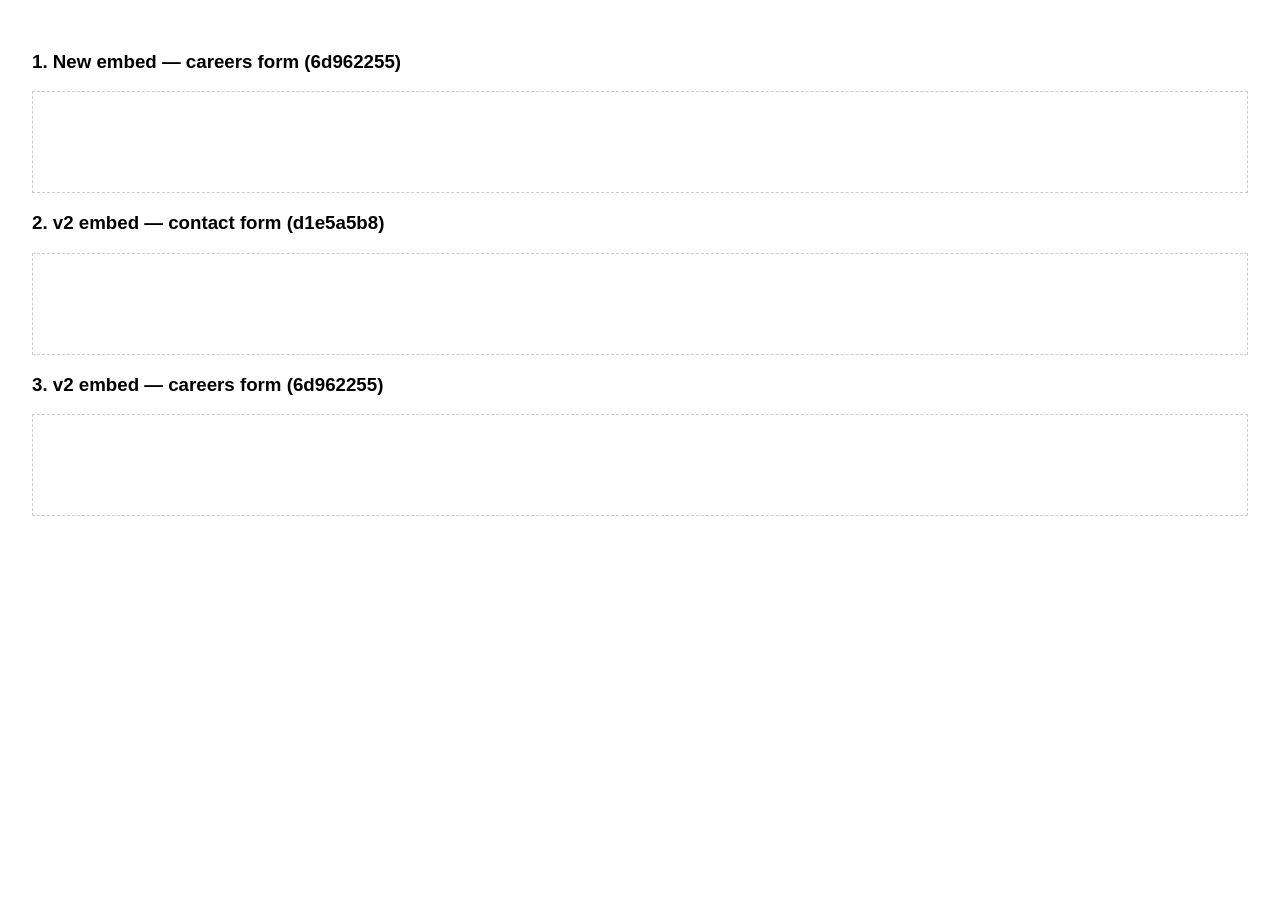
<file: hs-test.html>
<!doctype html>
<html><head><meta charset="utf-8"><title>HS embed test</title></head>
<body style="font-family:sans-serif;padding:24px">
<h3>1. New embed — careers form (6d962255)</h3>
<script src="https://js-na2.hsforms.net/forms/embed/43666582.js" defer></script>
<div class="hs-form-frame" data-region="na2" data-form-id="6d962255-5e9c-4a95-b097-99e9ed89f682" data-portal-id="43666582" style="border:1px dashed #ccc;min-height:100px"></div>
<h3>2. v2 embed — contact form (d1e5a5b8)</h3>
<div id="v2target" style="border:1px dashed #ccc;min-height:100px"></div>
<h3>3. v2 embed — careers form (6d962255)</h3>
<div id="v2careers" style="border:1px dashed #ccc;min-height:100px"></div>
<script src="https://js-na2.hsforms.net/forms/embed/v2.js"></script>
<script>
window.addEventListener('load', function(){
  hbspt.forms.create({region:"na2",portalId:"43666582",formId:"d1e5a5b8-62cf-4766-b0f5-22988ae04751",target:"#v2target"});
  hbspt.forms.create({region:"na2",portalId:"43666582",formId:"6d962255-5e9c-4a95-b097-99e9ed89f682",target:"#v2careers"});
});
</script>
</body></html>
</file>
